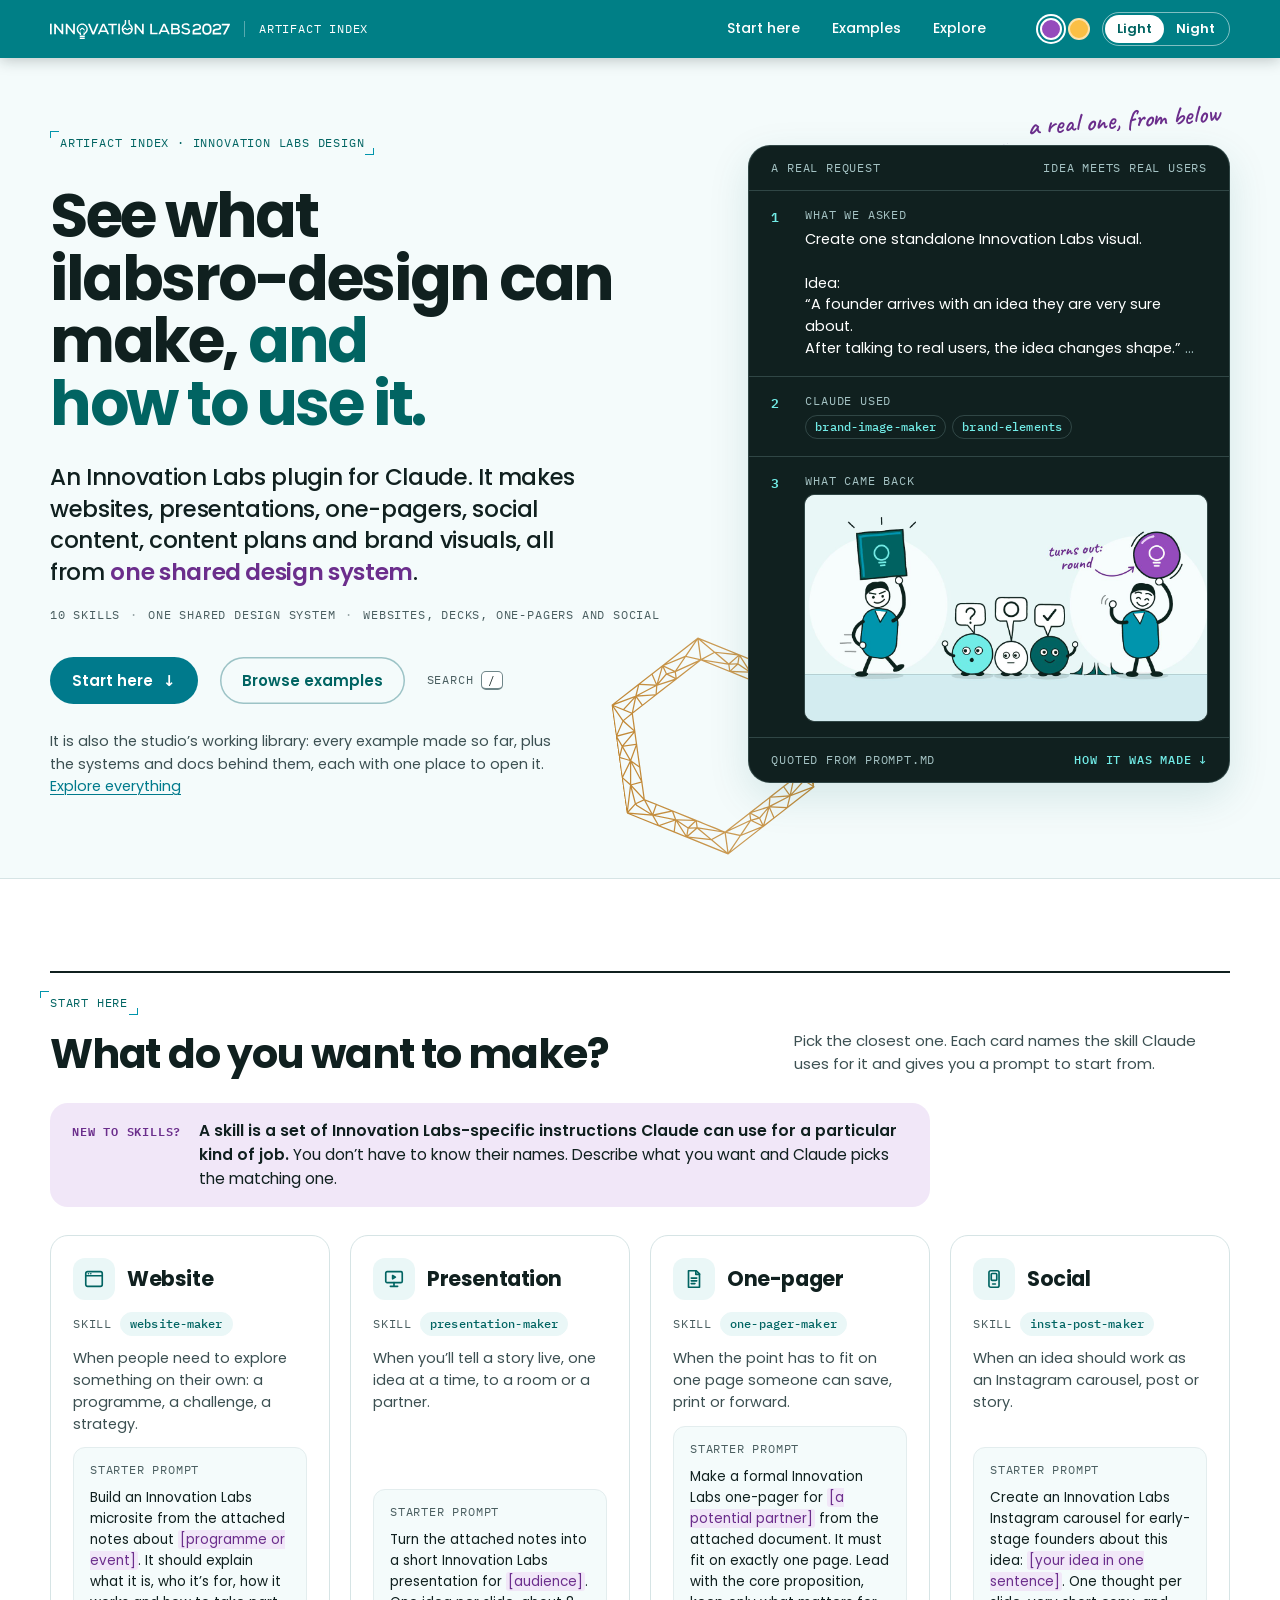
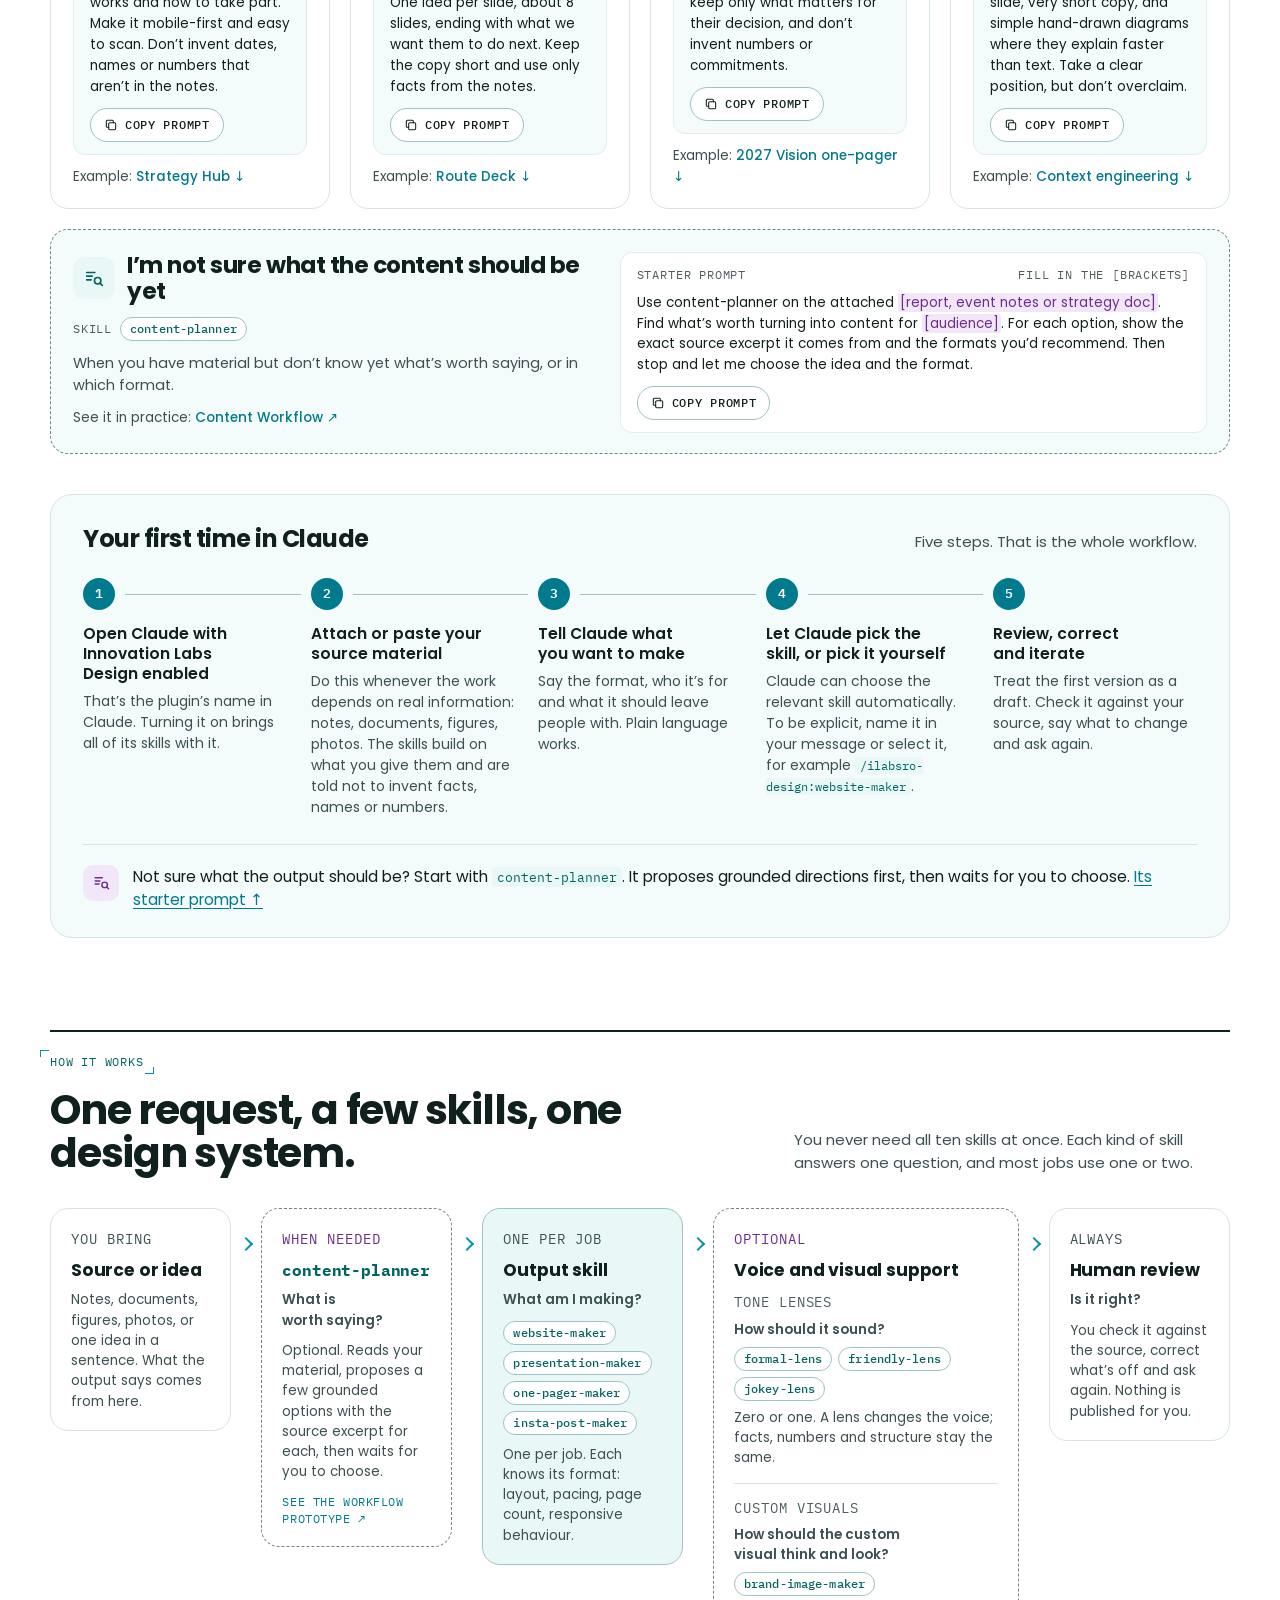
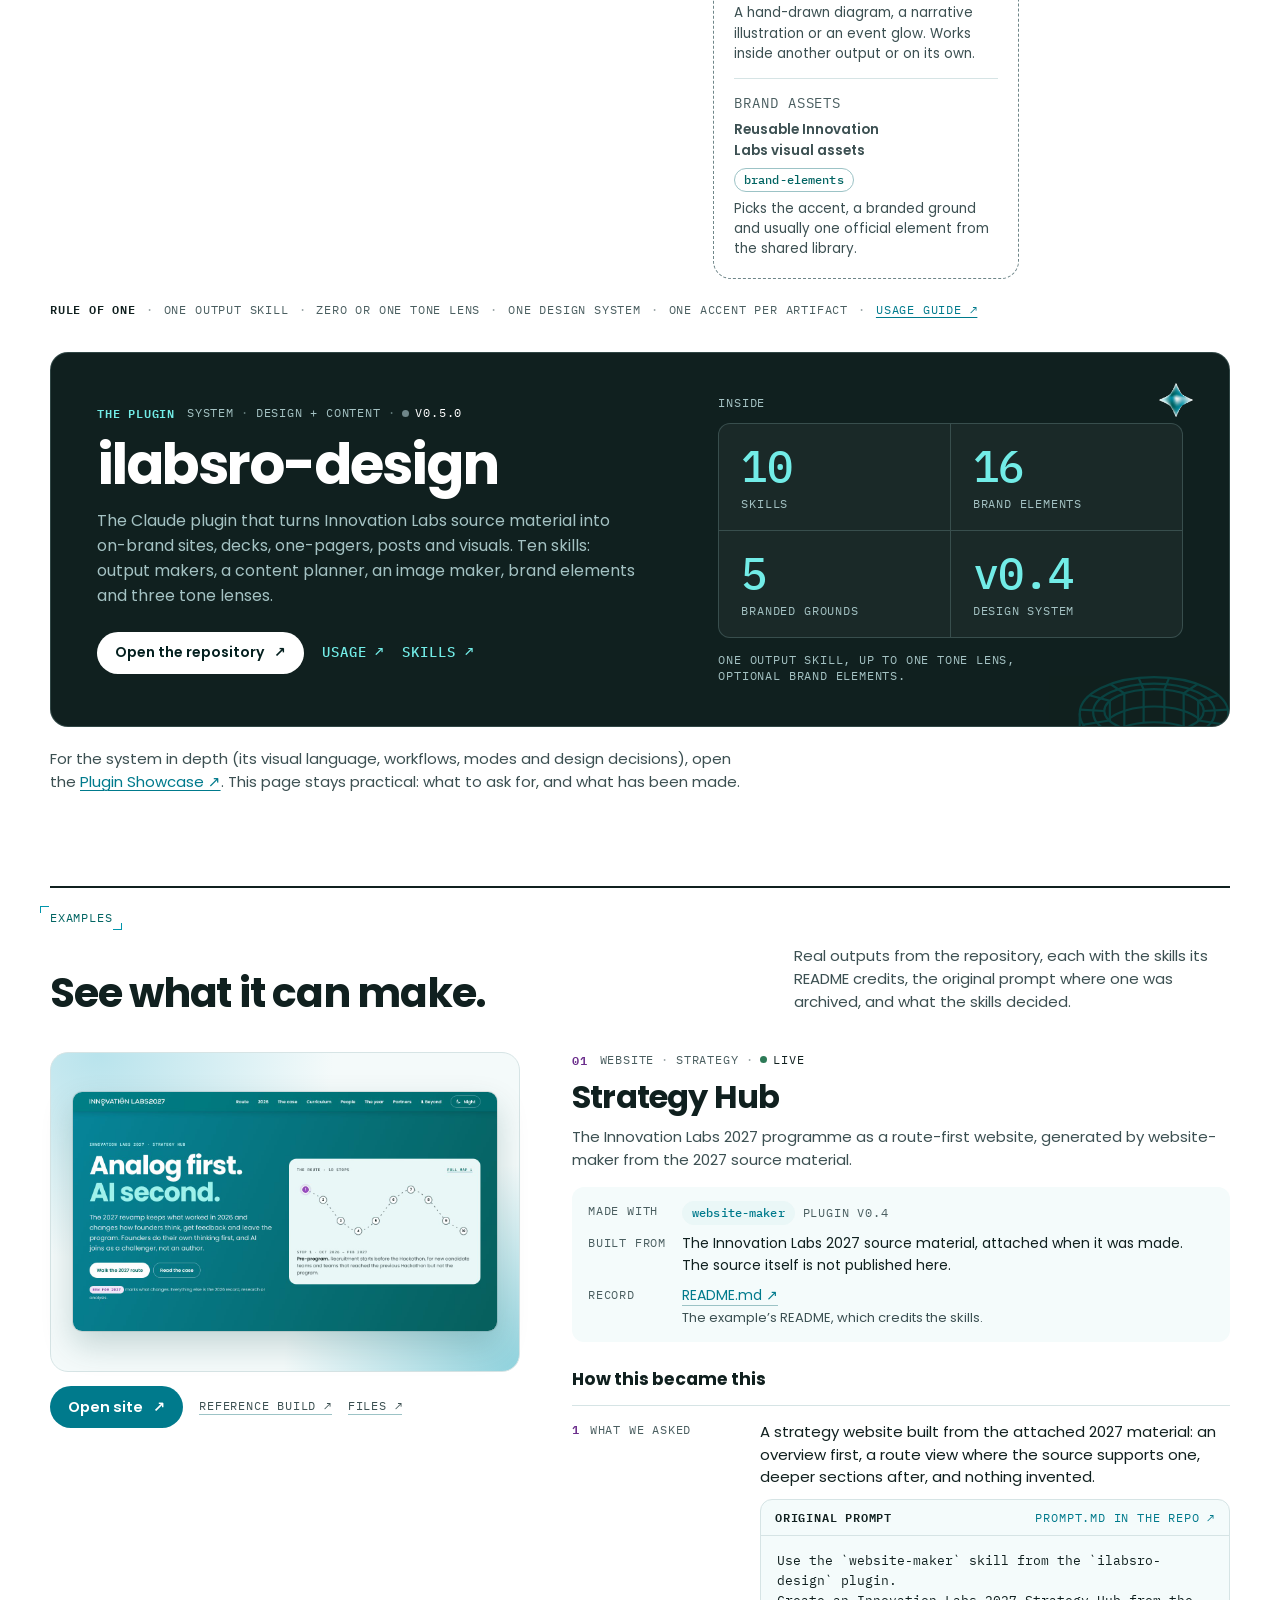
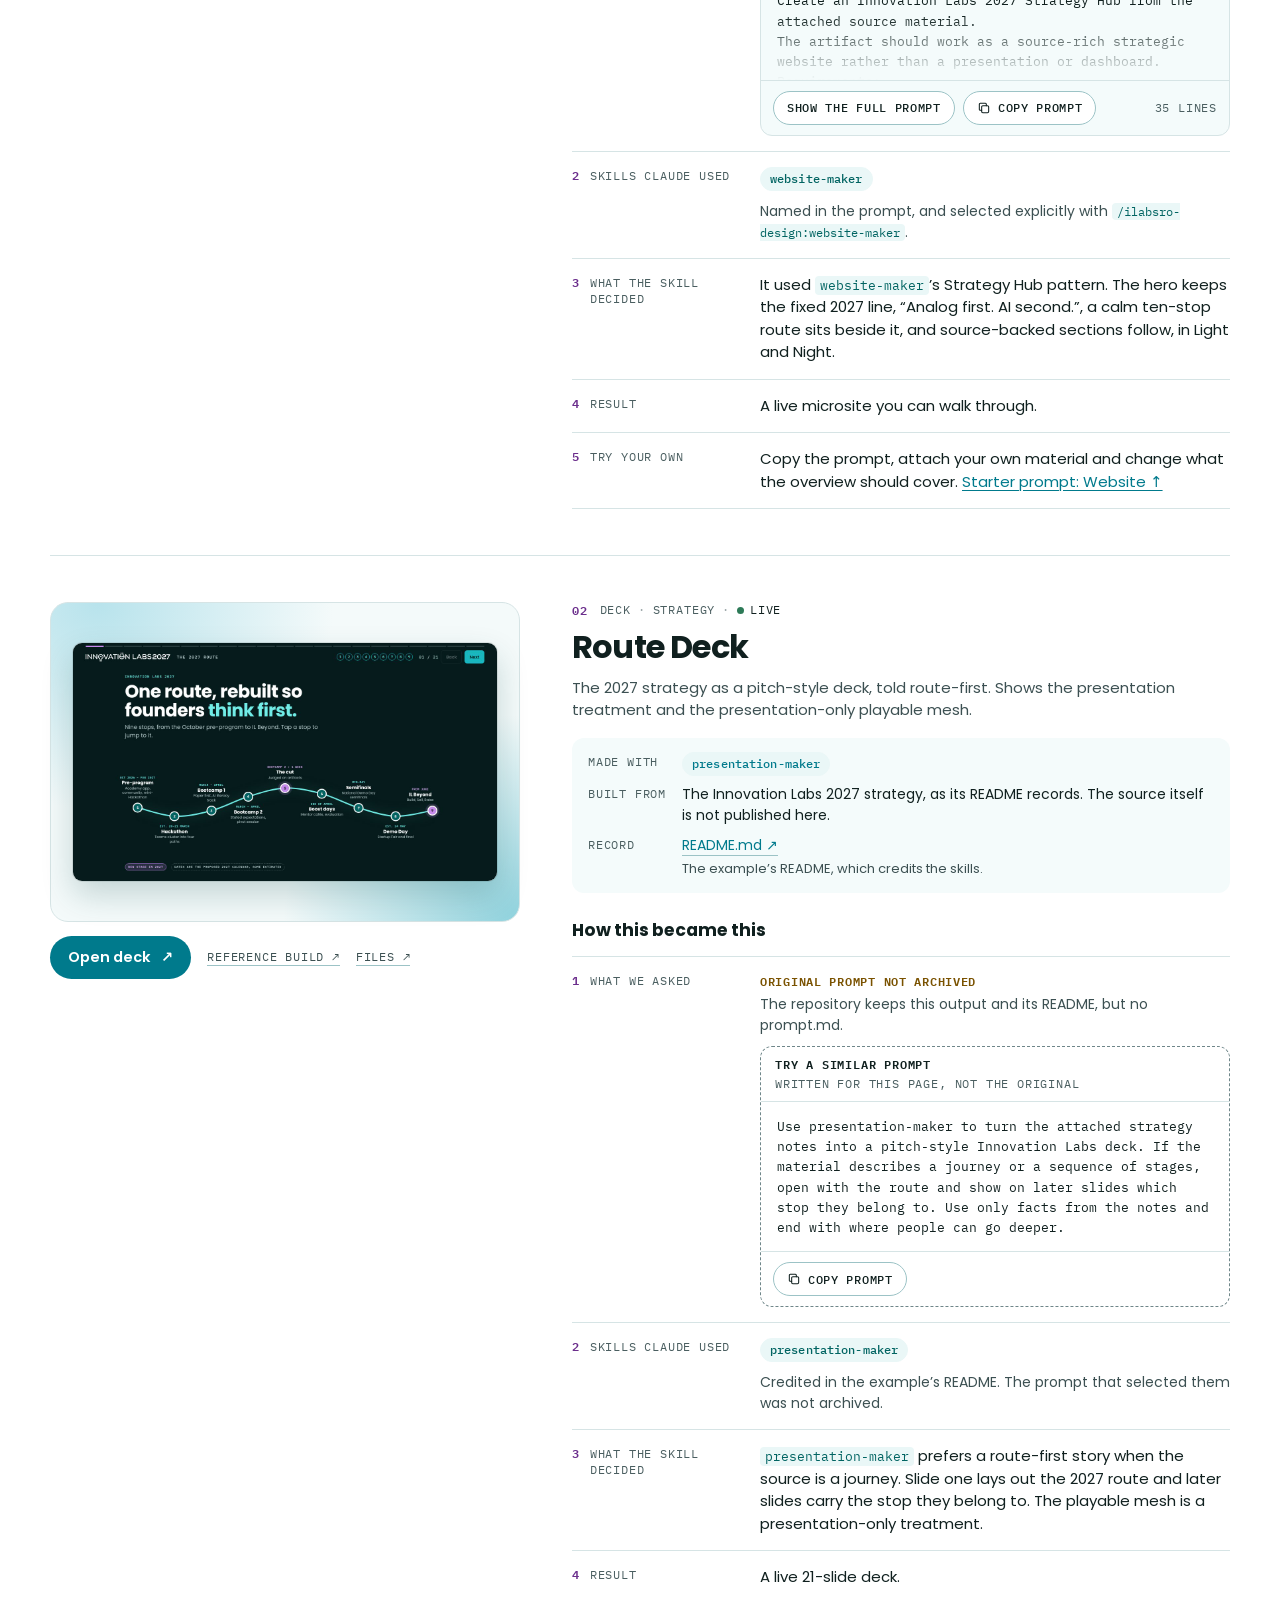
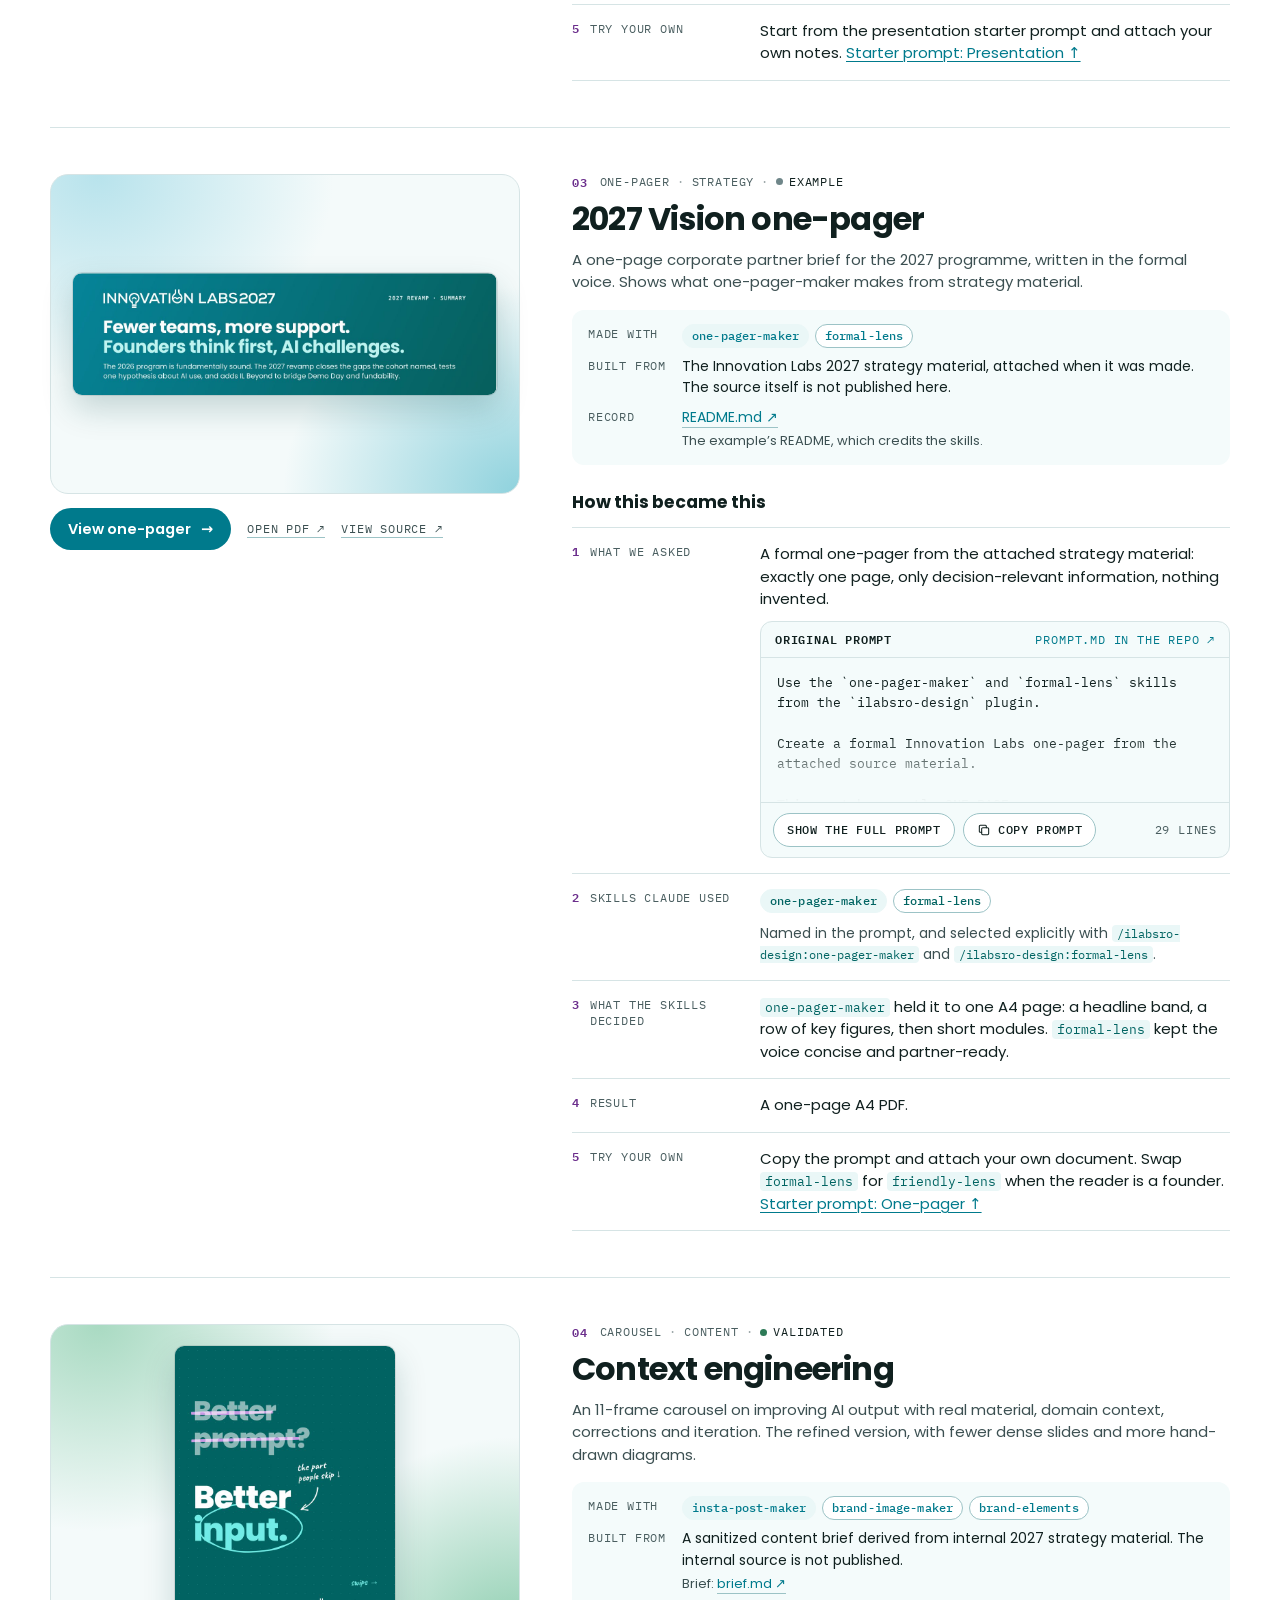
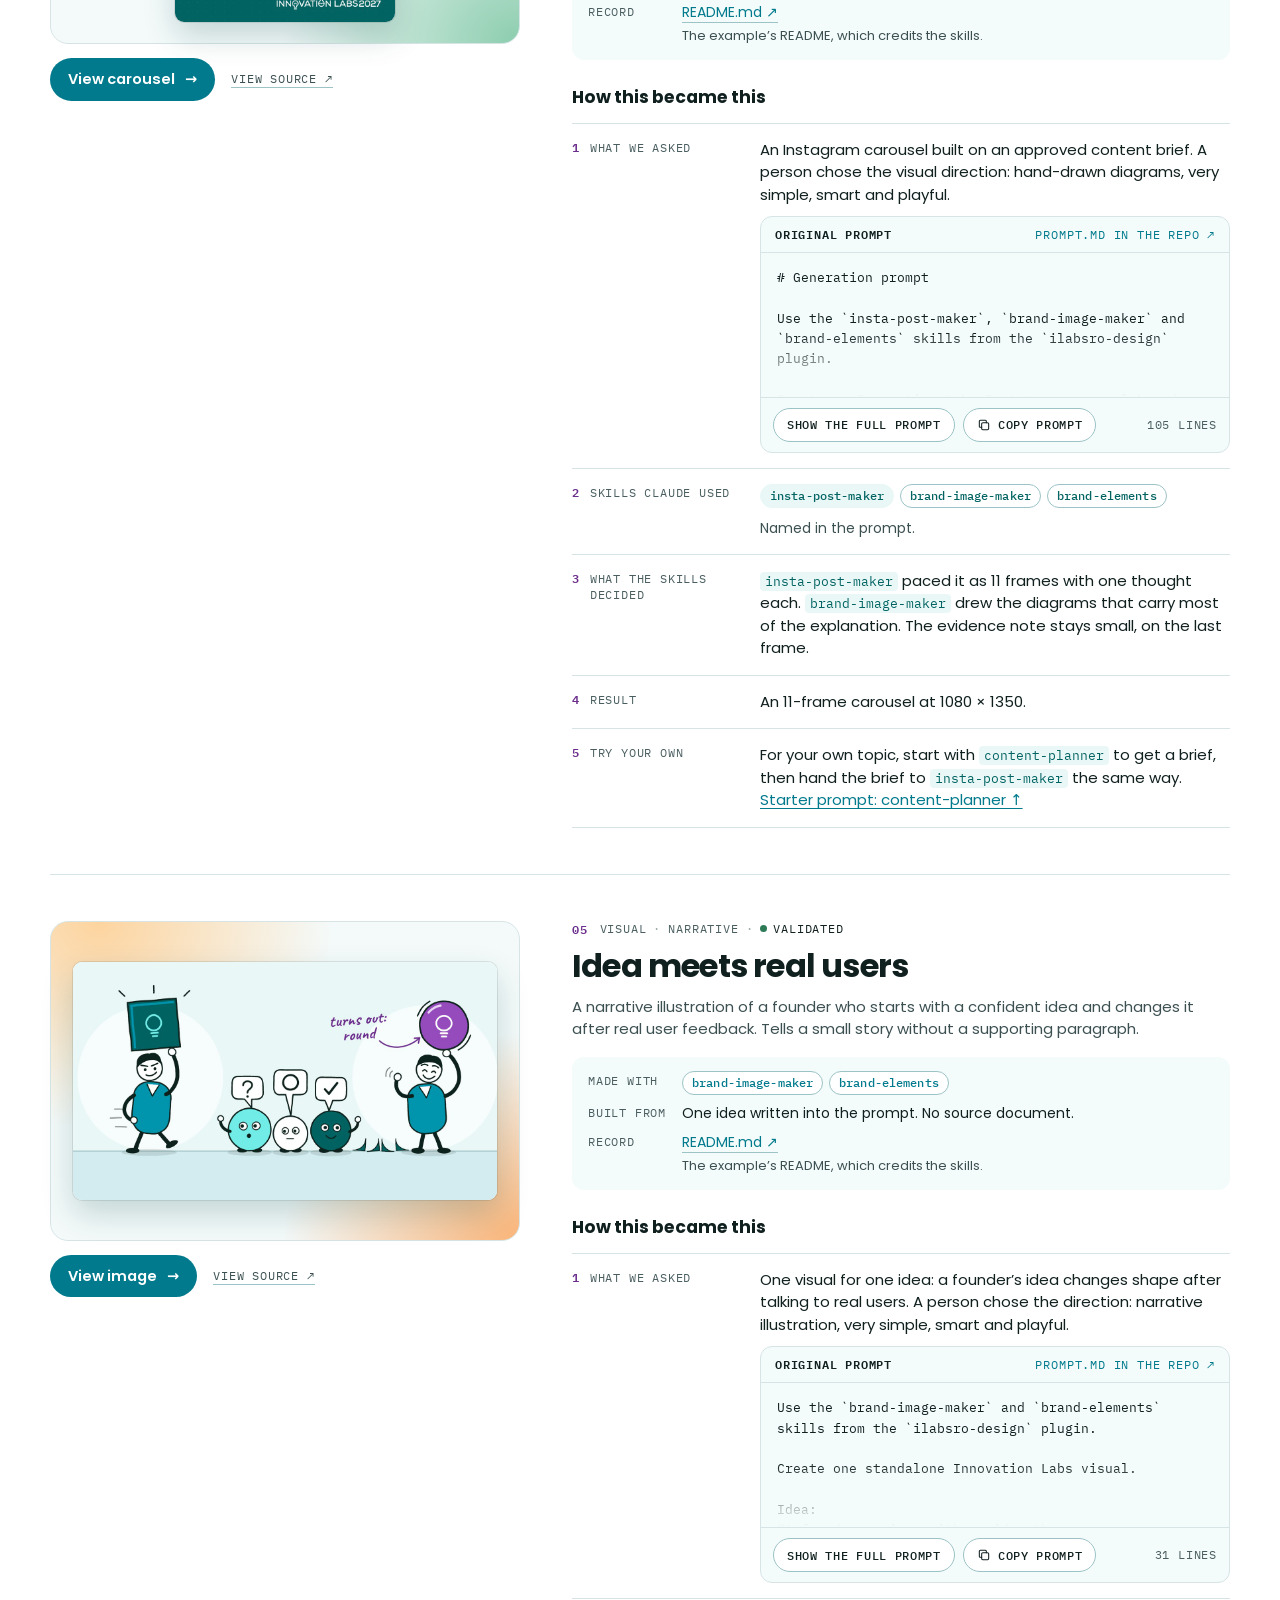
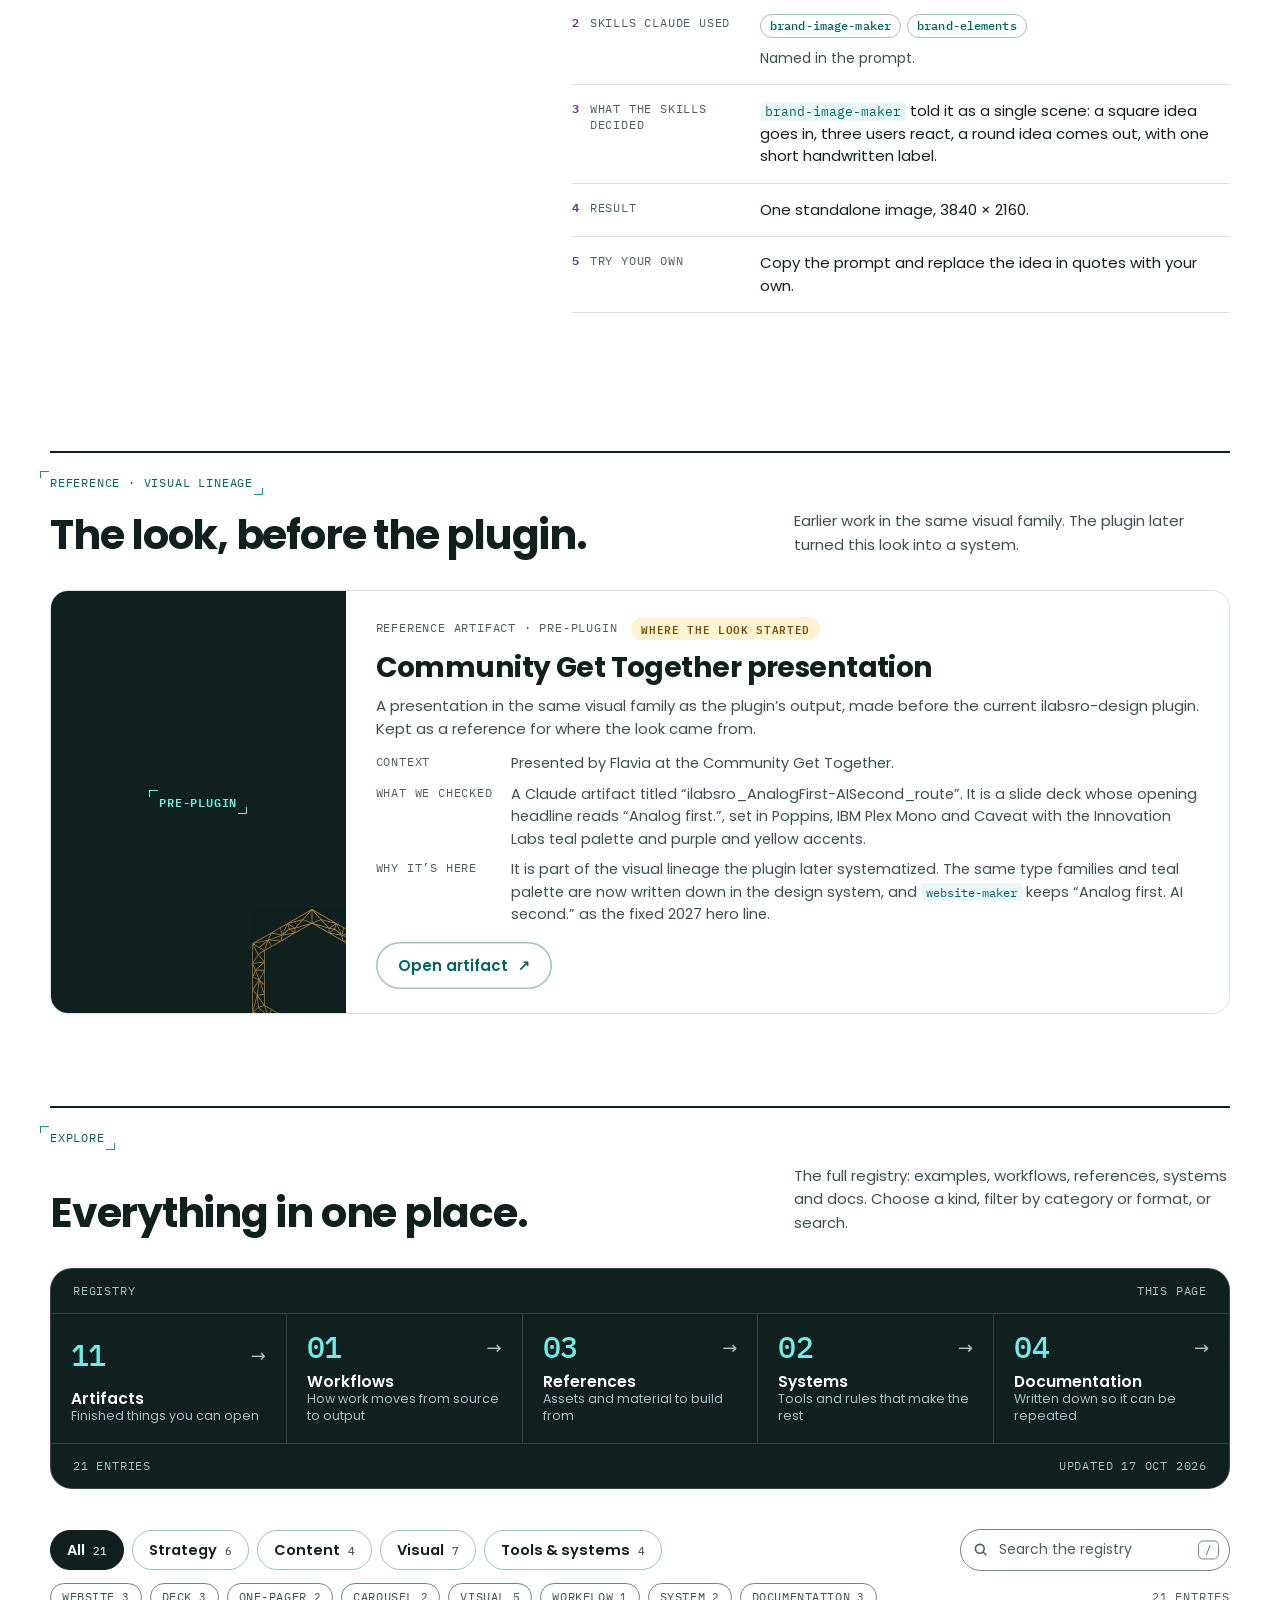
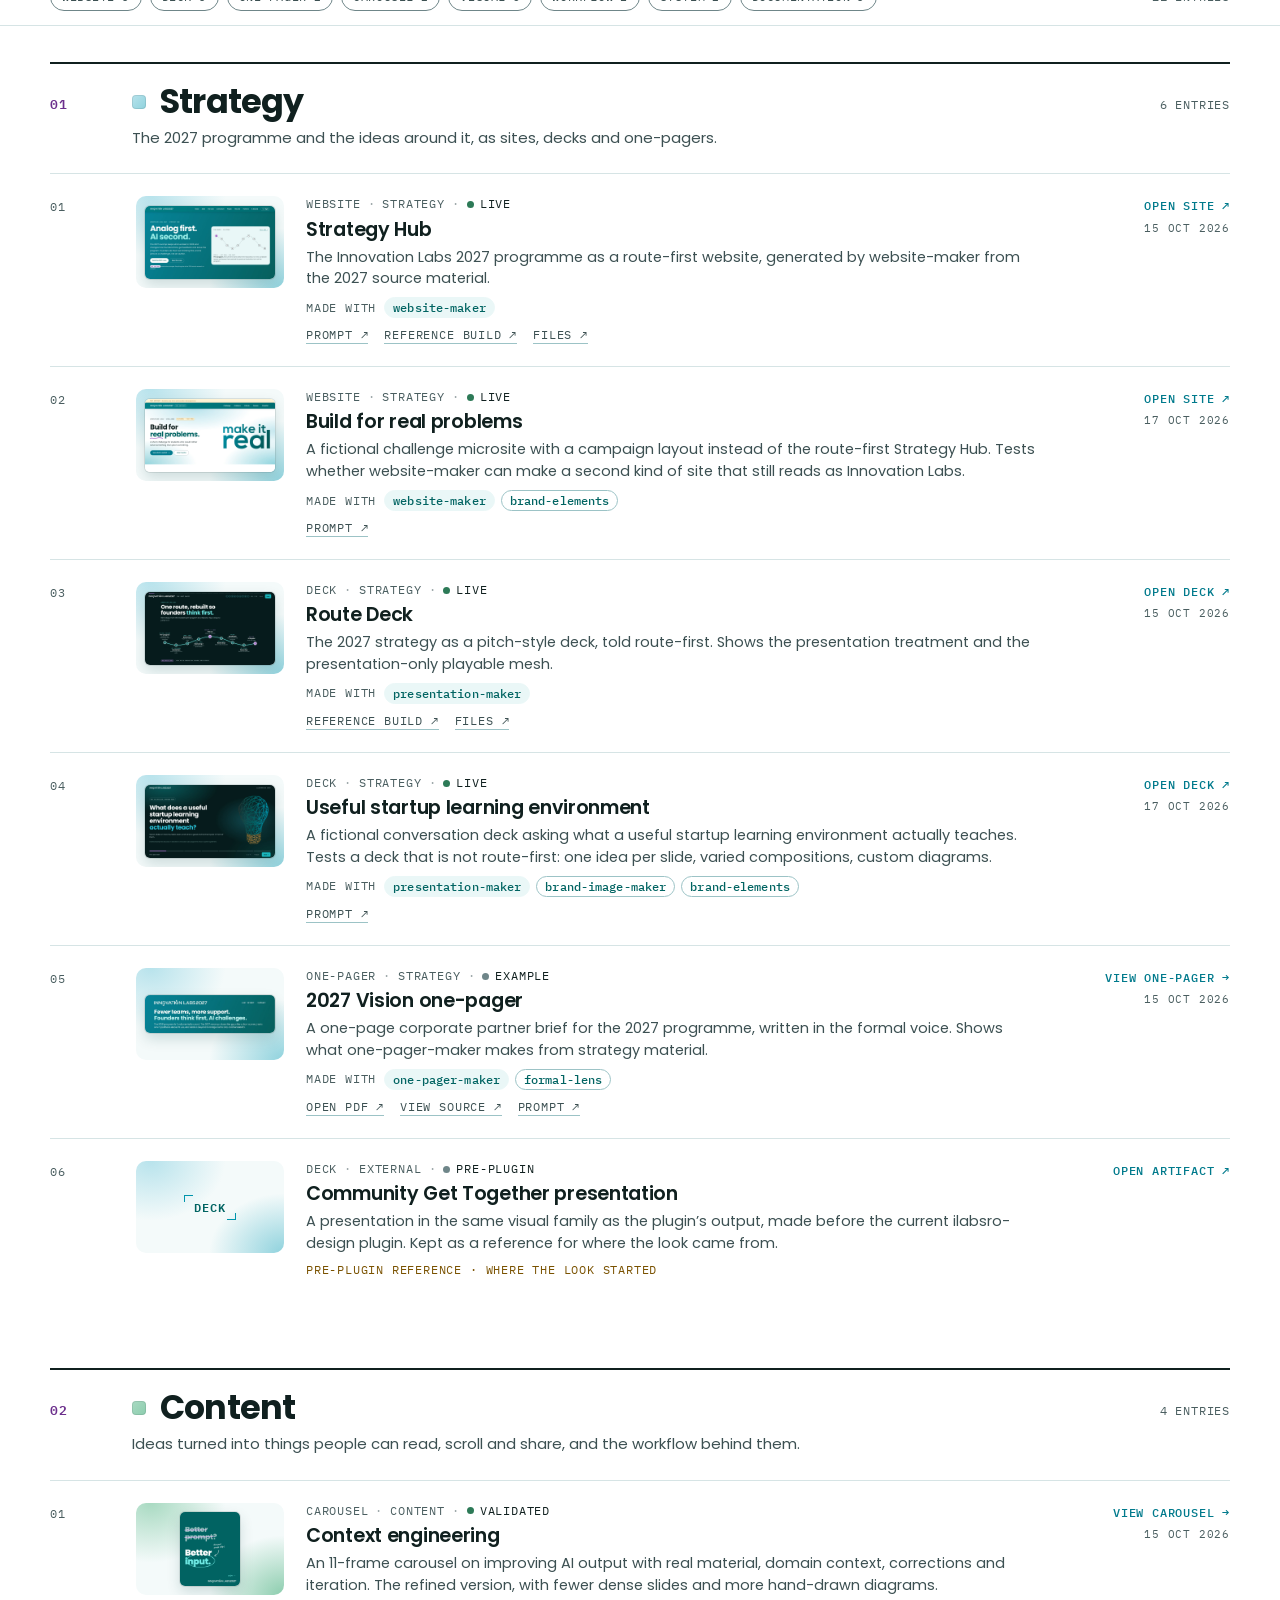
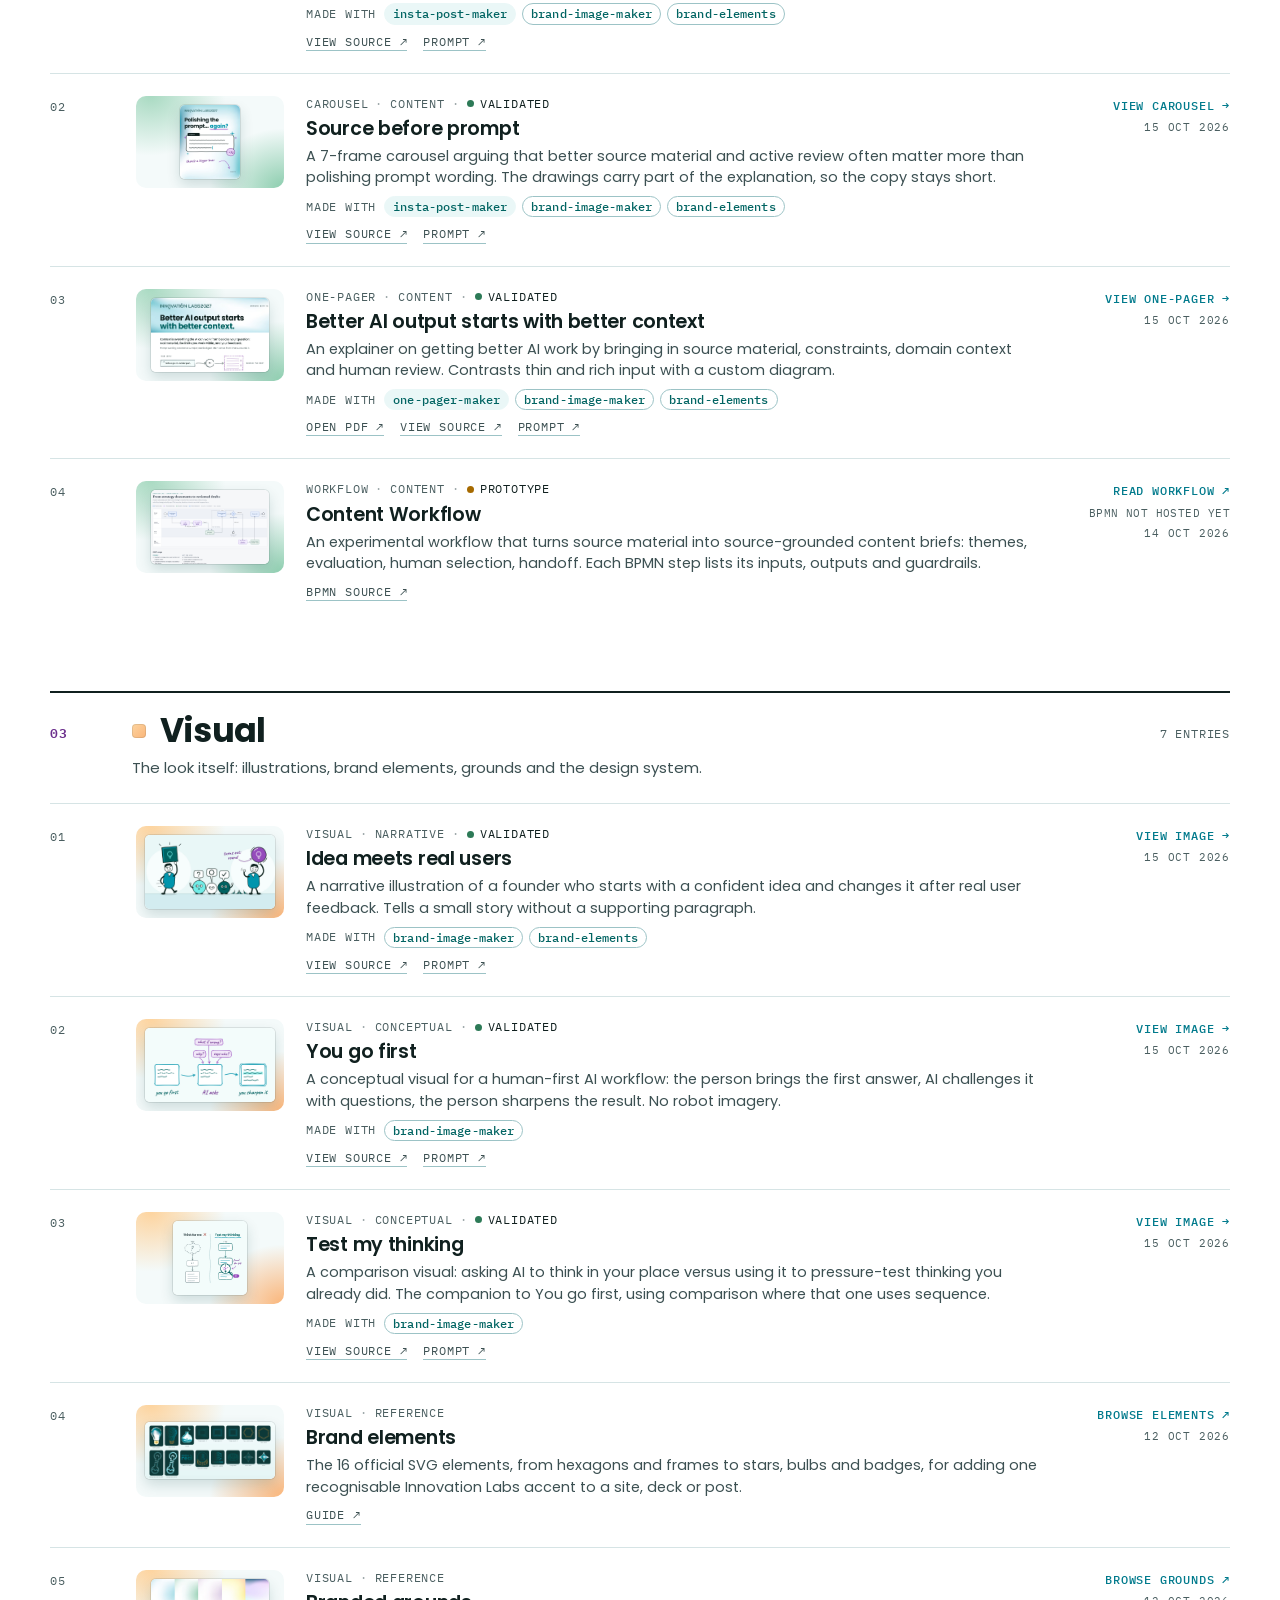
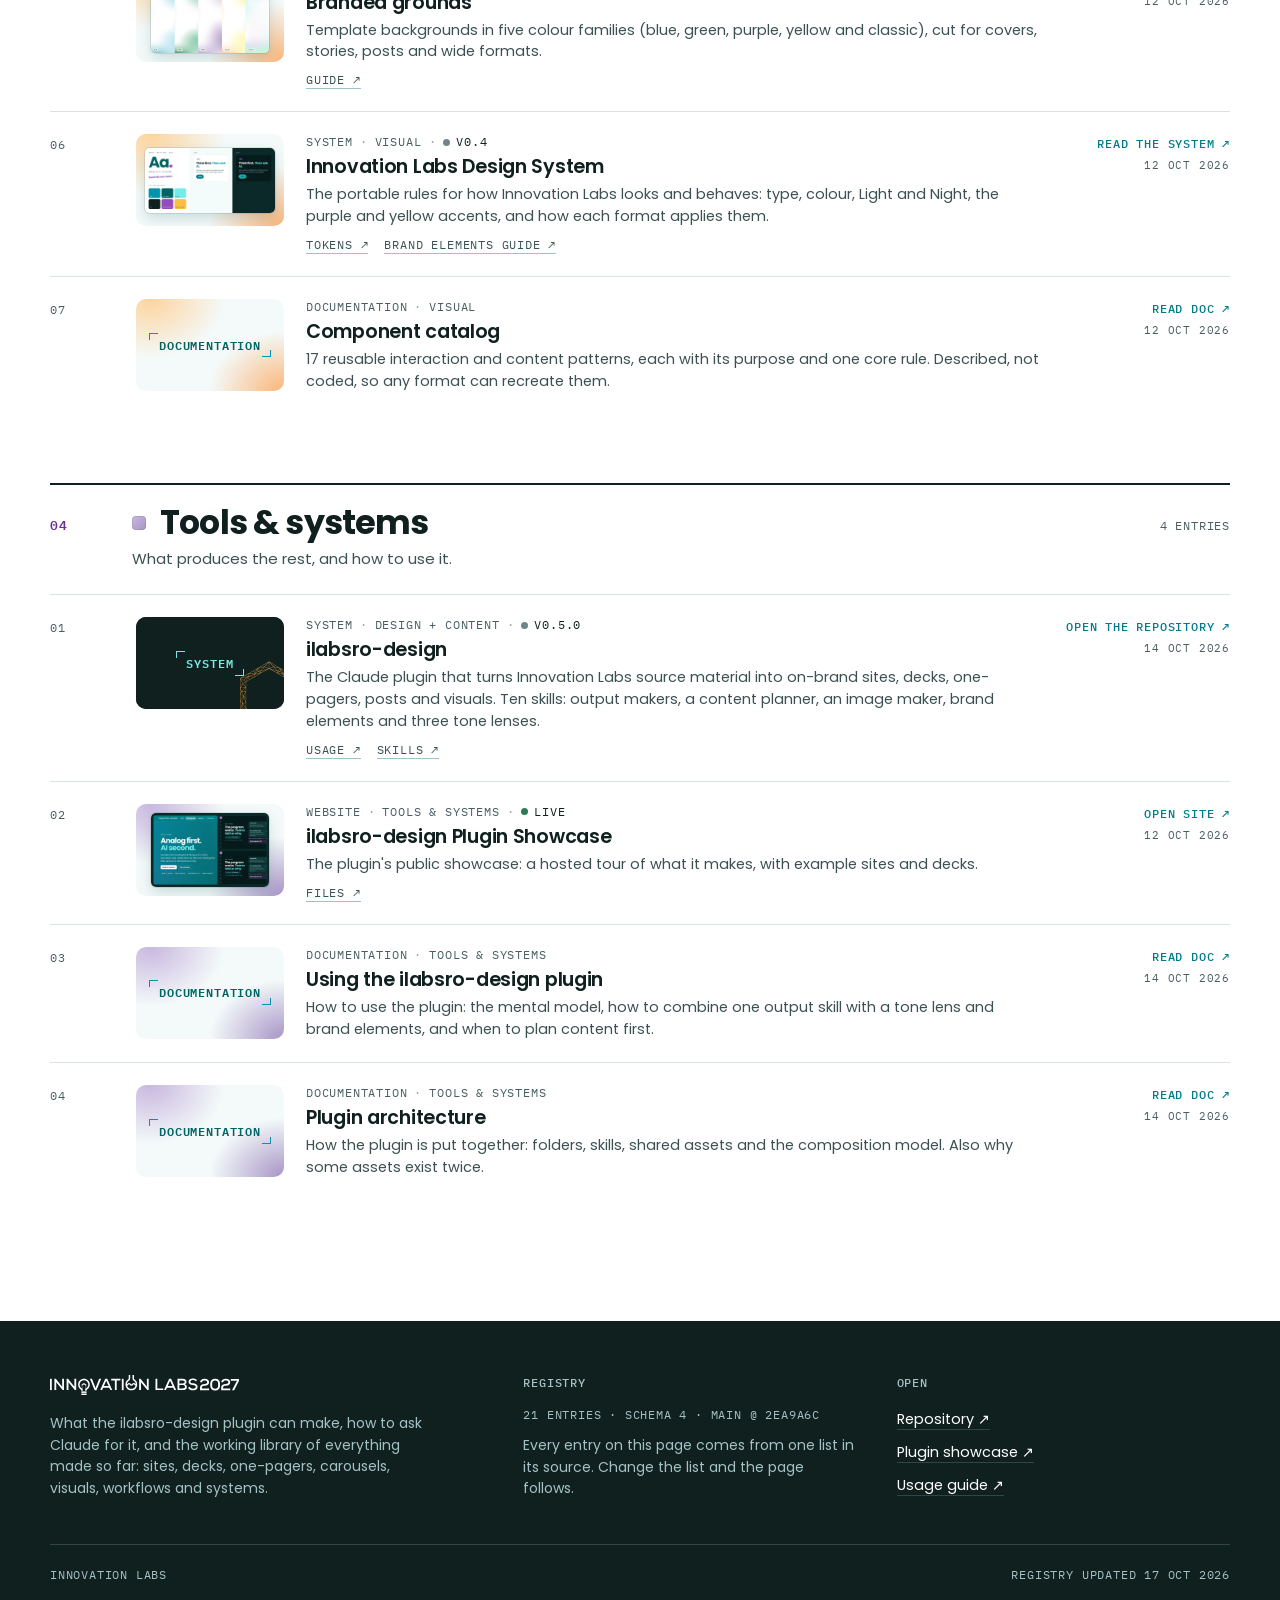
<file: artifact-index/index.html>
<!doctype html><html lang="en"><head><meta charset=utf8><meta name=viewport content="width=device-width,initial-scale=1,viewport-fit=cover"><style>:root{color-scheme:light;box-sizing:border-box;padding-top:env(safe-area-inset-top,0px);padding-bottom:env(safe-area-inset-bottom,0px)}html{scroll-padding-top:env(safe-area-inset-top,0px)}body{margin:0;padding:0;font:14px -apple-system,BlinkMacSystemFont,sans-serif;background:#fff;color:#000}img{max-width:100%}[hidden]:not([hidden=until-found i]){display:none!important}</style></head><body>
<title>Innovation Labs Artifact Index</title>
<meta name="claude:viewport-fit-sides" content="cover">
<meta name="description" content="Everything Innovation Labs has built, explored and documented, in one place: what exists, what kind of thing it is, what it is for and where to open it.">
<script>
(function () {
  /* Light/Night + accent before first paint. The host owns data-theme on the root element;
     this page keeps its own mode in data-mode and follows the host until the viewer picks one. */
  var d = document.documentElement, mode = null, acc = null;
  try {
    var t = localStorage.getItem('ila-theme'), a = localStorage.getItem('ila-accent');
    if (t === 'night' || t === 'light') { mode = t; }
    if (a === 'yellow' || a === 'purple') { acc = a; }
  } catch (e) {}
  if (!mode) {
    var h = d.getAttribute('data-theme');
    mode = h === 'dark' ? 'night' : h === 'light' ? 'light'
      : (window.matchMedia && window.matchMedia('(prefers-color-scheme: dark)').matches ? 'night' : 'light');
  }
  d.setAttribute('data-mode', mode);
  d.setAttribute('data-accent', acc || 'purple');
})();
</script>
<link rel="preconnect" href="https://fonts.googleapis.com">
<link rel="preconnect" href="https://fonts.gstatic.com" crossorigin>
<link rel="stylesheet" href="https://fonts.googleapis.com/css2?family=Poppins:wght@400;500;600;700&family=IBM+Plex+Mono:wght@400;500;600&family=Caveat:wght@600&display=swap">
<style>
/* Innovation Labs portable tokens v0.4.
   Synced from the refreshed Strategy Hub / route deck / showcase, 2026-10-12.
   Theme controls mood; accent controls the semantic highlight role. */

:root,
[data-mode="light"] {
  /* brand */
  --teal: #0095AC;
  --teal-deep: #016462;
  --teal-ink: #016462;
  --header: #007F86;
  --hero-a: #068499;
  --hero-b: #065F5C;
  --bright: #72ECE7;
  --route: #0095AC;
  --logo-ink: #2B6363;
  --on-brand: #FFFFFF;

  /* surfaces */
  --surface-page: #FFFFFF;
  --surface-alt: #F4FBFB;
  --surface: #FFFFFF;
  --surface-tint: #EAF7F7;
  --surface-ink: #10201F;

  /* text */
  --ink: #10201F;
  --ink-muted: #3C5052;
  --ink-subtle: #4A5E60;

  /* lines */
  --line: #D6E4E5;
  --line-soft: #E3EDEE;
  --line-control: #6F8689;
  --line-strong: #9CC3C6;

  /* actions */
  --action: #007A8C;
  --on-action: #FFFFFF;
  --action-soft: rgba(0,149,172,.12);

  /* semantic accent: purple by default */
  --ax: #954BBC;
  --ax-ink: #6B2E8C;
  --ax-tint: #F1E7F8;
  --ax-soft: rgba(149,75,188,.14);
  --ax-on: #FFFFFF;
  --ax-deep: #6B2E8C;
  --ax-grad: linear-gradient(115deg, #A45CC9 0%, #6B2E8C 100%);
  --lilac: #E8D2F5;
  --focus-ring: var(--ax);
  --focus-ring-on-brand: #FFFFFF;

  /* status */
  --positive: #2D7A57;
  --positive-soft: #E6F4EC;
  --caution: #7A5200;
  --caution-soft: #FFF3D6;
  --issue: #A8453A;
  --issue-soft: #FBECE9;

  /* data viz */
  --viz-1: #0095AC;
  --viz-2: #016462;
  --viz-ai: var(--ax);
  --viz-context: #AFC0C3;
  --viz-grid: #D3DEE0;

  /* gradients / branded grounds */
  --grad-brand: linear-gradient(115deg, var(--hero-a), var(--hero-b));
  --grad-band: linear-gradient(115deg, var(--header), #006B6E);
  --grad-accent: var(--ax-grad);
  --grad-surface: linear-gradient(180deg, #F4FBFB 0%, #E4F4F4 100%);
  --mesh-blue:
    radial-gradient(60% 55% at 38% 0%, #B8E3EC 0%, transparent 72%),
    radial-gradient(55% 60% at 0% 100%, #94D4DC 0%, transparent 72%),
    radial-gradient(55% 60% at 100% 100%, #90D4DE 0%, transparent 72%),
    radial-gradient(35% 40% at 100% 40%, #C5E8EF 0%, transparent 70%), #FFFFFF;
  --mesh-green:
    radial-gradient(60% 55% at 40% 0%, #A9DAC2 0%, transparent 72%),
    radial-gradient(55% 60% at 0% 100%, #83C3A4 0%, transparent 72%),
    radial-gradient(55% 60% at 100% 85%, #91D1B3 0%, transparent 72%),
    radial-gradient(40% 40% at 0% 25%, #CEE9DE 0%, transparent 70%), #FFFFFF;
  --mesh-yellow:
    radial-gradient(55% 50% at 35% 0%, #FDD49F 0%, transparent 72%),
    radial-gradient(55% 60% at 0% 100%, #FAB579 0%, transparent 72%),
    radial-gradient(55% 60% at 100% 100%, #FBBF45 0%, transparent 70%),
    radial-gradient(40% 45% at 100% 40%, #FDD2AD 0%, transparent 70%),
    radial-gradient(45% 40% at 0% 0%, #FEFAD2 0%, transparent 70%), #FFFEF6;
  --mesh-purple:
    radial-gradient(55% 55% at 0% 0%, #E2DCED 0%, transparent 70%),
    radial-gradient(55% 60% at 0% 100%, #BBABD3 0%, transparent 72%),
    radial-gradient(55% 60% at 100% 100%, #A794C6 0%, transparent 72%),
    radial-gradient(35% 40% at 100% 40%, #E7DBEB 0%, transparent 70%), #FFFFFF;
  --mesh-classic:
    radial-gradient(45% 45% at 0% 100%, #0095AC 0%, transparent 70%),
    radial-gradient(40% 40% at 100% 0%, #6FCFDD 0%, transparent 70%),
    radial-gradient(40% 40% at 0% 15%, #C9B8F0 0%, transparent 70%),
    radial-gradient(40% 40% at 100% 100%, #B79AE6 0%, transparent 70%),
    radial-gradient(40% 35% at 45% 60%, #C9F3E6 0%, transparent 70%), #FFFFFF;
  --mesh: var(--mesh-blue);

  /* spacing */
  --space-4: 4px;
  --space-8: 8px;
  --space-12: 12px;
  --space-16: 16px;
  --space-18: 18px;
  --space-22: 22px;
  --space-26: 26px;
  --space-40: 40px;
  --space-48: 48px;
  --space-64: 64px;
  --space-88: 88px;

  /* radius */
  --radius-xs: 4px;
  --radius-sm: 8px;
  --radius-md: 12px;
  --radius-row: 14px;
  --radius-lg: 18px;
  --radius-panel: 22px;
  --radius-xl: 24px;
  --radius-pill: 999px;

  /* borders / layout */
  --border-card: 1px;
  --border-accent: 5px;
  --border-focus: 3px;
  --content-max: 1180px;
  --text-max: 780px;
  --slide-max: 760px;
  --nav-height: 58px;

  /* shadows */
  --shadow-hover: 0 10px 28px rgba(1,100,98,.13);
  --shadow-nav: 0 2px 14px rgba(16,32,31,.25);
  --shadow-raised: 0 14px 40px rgba(1,100,98,.13);
  --shadow-sheet: 0 -14px 40px rgba(16,32,31,.28);

  /* type families */
  --font: Poppins, system-ui, -apple-system, "Segoe UI", sans-serif;
  --mono: "IBM Plex Mono", ui-monospace, SFMono-Regular, Menlo, monospace;
  --hand: Caveat, "Segoe Print", "Bradley Hand", cursive;
}

[data-accent="purple"] {
  --mesh: var(--mesh-purple);
}

[data-accent="yellow"] {
  --ax: #FBBF45;
  --ax-ink: #7A4B00;
  --ax-tint: #FFF6DA;
  --ax-soft: rgba(251,191,69,.22);
  --ax-on: #10201F;
  --ax-deep: #BF822B;
  --ax-grad: linear-gradient(115deg, #FDD49F 0%, #FBBF45 55%, #F9A751 100%);
  --lilac: #FEFAD2;
  --focus-ring: #BF822B;
  --mesh: var(--mesh-yellow);
}

[data-mode="night"] {
  --teal: #2BC4DB;
  --teal-deep: #016462;
  --teal-ink: #72ECE7;
  --header: #061B1B;
  --hero-a: #0B8F91;
  --hero-b: #073A39;
  --bright: #72ECE7;
  --route: #72ECE7;
  --logo-ink: #FFFFFF;

  --surface-page: #061B1B;
  --surface-alt: #0A2928;
  --surface: #0D3A39;
  --surface-tint: #0F4443;
  --surface-ink: #001A1C;

  --ink: #FFFFFF;
  --ink-muted: #B9CECE;
  --ink-subtle: #8FB1B2;

  --line: rgba(195,240,240,.16);
  --line-soft: rgba(195,240,240,.10);
  --line-control: rgba(195,240,240,.38);
  --line-strong: rgba(195,240,240,.38);

  --action: #1AB7BE;
  --on-action: #04201F;
  --action-soft: rgba(43,196,219,.14);

  --ax: #C48BEA;
  --ax-ink: #D2A8EE;
  --ax-tint: rgba(149,75,188,.22);
  --ax-soft: rgba(196,139,234,.18);
  --ax-on: #1B0F26;
  --ax-deep: #954BBC;
  --ax-grad: linear-gradient(115deg, #C48BEA 0%, #954BBC 100%);
  --focus-ring: var(--ax);

  --positive: #8FD3B1;
  --positive-soft: rgba(45,122,87,.26);
  --caution: #F2D58A;
  --caution-soft: rgba(160,120,20,.24);
  --issue: #F1A39A;
  --issue-soft: rgba(176,74,63,.22);

  --viz-2: #8FD8E4;
  --viz-context: #3E6E6C;

  --grad-band: linear-gradient(115deg, #061B1B, #0A2928);
  --grad-surface: linear-gradient(180deg, #061B1B 0%, #0A2928 100%);
  --mesh-night:
    radial-gradient(60% 55% at 15% 0%, rgba(11,143,145,.55) 0%, transparent 70%),
    radial-gradient(55% 60% at 100% 100%, rgba(7,58,57,.9) 0%, transparent 72%), #061B1B;
  --mesh: var(--mesh-night);

  --shadow-hover: 0 10px 28px rgba(0,0,0,.40);
  --shadow-nav: 0 2px 14px rgba(0,0,0,.45);
  --shadow-raised: 0 14px 40px rgba(0,0,0,.45);
  --shadow-sheet: 0 -14px 40px rgba(0,0,0,.50);
}

[data-mode="night"][data-accent="yellow"] {
  --ax: #FBBF45;
  --ax-ink: #F6D27A;
  --ax-tint: rgba(251,191,69,.16);
  --ax-soft: rgba(251,191,69,.18);
  --ax-on: #2A1B00;
  --ax-deep: #BF822B;
  --ax-grad: linear-gradient(115deg, #FBBF45 0%, #F9A751 100%);
  --focus-ring: #FBBF45;
  --lilac: #FEFAD2;
}

/* Backward-compatible v0.3 aliases. New work should prefer --ax*. */
:root,
[data-mode] {
  --purple: var(--ax);
  --purple-ink: var(--ax-ink);
  --purple-tint: var(--ax-tint);
}

/* ============================================================
   Artifact Index: page styles. Built on the IL tokens above.
   ============================================================ */
*,*::before,*::after{box-sizing:border-box}
html{scroll-behavior:smooth;scroll-padding-top:calc(var(--nav-height) + 24px);-webkit-text-size-adjust:100%}
@media (prefers-reduced-motion:reduce){html{scroll-behavior:auto}*{transition:none!important;animation:none!important}}
body{margin:0;background:var(--surface-page);color:var(--ink);font-family:var(--font);font-size:16px;line-height:1.55;-webkit-font-smoothing:antialiased}
h1,h2,h3,h4,p,ul,ol,figure,dl,dd{margin:0}
ul,ol{padding:0;list-style:none}
a{color:inherit;text-decoration:none}
button{font:inherit;color:inherit;cursor:pointer}
img,svg{display:block;max-width:100%}
[hidden]{display:none!important}
:focus-visible{outline:var(--border-focus) solid var(--focus-ring);outline-offset:2px}
.sr{position:absolute;width:1px;height:1px;margin:-1px;padding:0;overflow:hidden;clip:rect(0 0 0 0);white-space:nowrap;border:0}
.skip{position:absolute;left:12px;top:-60px;z-index:100;background:var(--surface-ink);color:#fff;padding:10px 16px;border-radius:var(--radius-sm);font-weight:600}
.skip:focus{top:10px}
.wrap{width:100%;max-width:calc(var(--content-max) + 64px);margin:0 auto;padding-left:max(32px,env(safe-area-inset-left,0px));padding-right:max(32px,env(safe-area-inset-right,0px))}
.mono{font-family:var(--mono);font-size:11.5px;line-height:1.4;letter-spacing:.07em;text-transform:uppercase}

/* page-level colour roles --------------------------------- */
:root{
  --plate:#10201F; --plate-2:#183331; --plate-ink:#FFFFFF; --plate-muted:#A4C2C3; --plate-line:rgba(195,240,240,.18);
  --mat-base:#F4FAFA; --shot-ring:rgba(16,32,31,.10); --shot-shadow:0 14px 32px rgba(1,70,70,.20);
  --st-live:var(--positive); --st-wip:#A66A00; --st-ai:var(--ax); --st-calm:var(--line-control);
  --c-strategy-a:#B8E3EC; --c-strategy-b:#8FD2DD;
  --c-content-a:#A9DAC2;  --c-content-b:#8CCDAE;
  --c-visual-a:#FDD49F;   --c-visual-b:#FAB579;
  --c-systems-a:#C9B8DF;  --c-systems-b:#A794C6;
}
[data-mode="night"]{
  --plate:#0A2423; --plate-2:#113634; --plate-line:rgba(195,240,240,.16);
  --mat-base:#0A2928; --shot-ring:rgba(195,240,240,.18); --shot-shadow:0 14px 34px rgba(0,0,0,.55);
  --st-wip:#F2D58A;
  --c-strategy-a:rgba(43,196,219,.34); --c-strategy-b:rgba(11,143,145,.34);
  --c-content-a:rgba(110,200,160,.28); --c-content-b:rgba(60,150,110,.30);
  --c-visual-a:rgba(251,191,69,.26);   --c-visual-b:rgba(240,140,70,.26);
  --c-systems-a:rgba(196,139,234,.30); --c-systems-b:rgba(149,75,188,.36);
}
[data-cat="strategy"]{--ca:var(--c-strategy-a);--cb:var(--c-strategy-b)}
[data-cat="content"]{--ca:var(--c-content-a);--cb:var(--c-content-b)}
[data-cat="visual"]{--ca:var(--c-visual-a);--cb:var(--c-visual-b)}
[data-cat="systems"]{--ca:var(--c-systems-a);--cb:var(--c-systems-b)}
.matbg{background:radial-gradient(70% 90% at 10% 0%,var(--ca),transparent 72%),radial-gradient(70% 90% at 100% 100%,var(--cb),transparent 72%),var(--mat-base)}

/* corner-bracket label: the IL eyebrow motif */
.lab{position:relative;display:inline-block;padding:4px 10px;color:var(--teal-ink)}
.lab::before,.lab::after{content:"";position:absolute;width:9px;height:7px;border:1.5px solid var(--teal)}
.lab::before{top:0;left:0;border-right:0;border-bottom:0}
.lab::after{bottom:0;right:0;border-left:0;border-top:0}

/* status chip ---------------------------------------------- */
.meta{display:inline-flex;flex-wrap:wrap;align-items:center;gap:0 7px;color:var(--ink-subtle)}
.meta i{font-style:normal;opacity:.55}
.st{display:inline-flex;align-items:center;gap:6px;color:var(--ink)}
.dot{width:7px;height:7px;border-radius:50%;background:var(--st-calm);flex:none}
.st[data-tone="live"] .dot{background:var(--st-live)}
.st[data-tone="wip"] .dot{background:var(--st-wip)}
.st[data-tone="ai"] .dot{background:var(--st-ai)}

/* ===== top bar ===== */
.bar{position:sticky;top:env(safe-area-inset-top,0px);z-index:50;height:var(--nav-height);background:var(--header);color:#fff;box-shadow:var(--shadow-nav)}
.bar .wrap{height:100%;display:flex;align-items:center;gap:28px}
.brand{display:flex;align-items:center;gap:14px;flex:none}
.logo{height:19px;width:auto;color:#fff}
.brand-tag{color:#fff;padding-left:14px;border-left:1px solid rgba(255,255,255,.34);white-space:nowrap}
.bar-nav{display:flex;gap:4px;margin-left:auto}
.bar-nav a{padding:7px 14px;border-radius:var(--radius-pill);font-weight:500;font-size:14px;color:#fff}
.bar-nav a:hover{background:rgba(255,255,255,.12)}
.bar-nav a[aria-current="true"]{background:#fff;color:var(--teal-deep)}
.bar :focus-visible{outline-color:var(--focus-ring-on-brand)}
.bar-ctl{display:flex;align-items:center;gap:12px;flex:none}
.seg{display:inline-flex;border:1px solid rgba(255,255,255,.5);border-radius:var(--radius-pill);padding:2px}
.seg button{border:0;background:transparent;color:#fff;padding:4px 12px;border-radius:var(--radius-pill);font-size:13px;font-weight:600}
.seg button[aria-pressed="true"]{background:#fff;color:var(--teal-deep)}
.acc{display:inline-flex;gap:6px}
.acc button{width:22px;height:22px;border-radius:50%;border:2px solid rgba(255,255,255,.55);padding:0;position:relative}
.acc button[data-accent="purple"]{background:#954BBC}
.acc button[data-accent="yellow"]{background:#FBBF45}
.acc button[aria-pressed="true"]{border-color:#fff;box-shadow:0 0 0 2px var(--header),0 0 0 4px #fff}
[data-mode="night"] .bar{border-bottom:1px solid var(--line)}
[data-mode="night"] .seg button[aria-pressed="true"]{color:#04201F}

/* ===== hero ===== */
.hero{position:relative;background:var(--surface-alt);border-bottom:1px solid var(--line);overflow:hidden}
.hero .wrap{position:relative;display:grid;grid-template-columns:minmax(0,1.2fr) minmax(0,.9fr);gap:56px;align-items:center;padding-top:72px;padding-bottom:80px}
.hero-orn{position:absolute;left:-150px;bottom:-54px;width:210px;opacity:.95;pointer-events:none;transform:rotate(-8deg)}
.hero h1{font-size:clamp(2.7rem,7.2vw,6.1rem);line-height:.95;letter-spacing:-.045em;font-weight:700;margin-top:30px}
.hero h1 span{display:block}
.hero h1 .a{font-size:.38em;line-height:1;letter-spacing:-.01em;font-weight:600;color:var(--ink-muted);margin-bottom:.45em}
.hero h1 .b{color:var(--teal-ink)}
.lede{font-size:clamp(1.2rem,2.1vw,1.75rem);line-height:1.3;font-weight:500;letter-spacing:-.015em;margin-top:26px;max-width:21em}
.lede em{font-style:normal;color:var(--ax-ink);font-weight:600}
.hero-q{margin-top:20px;max-width:35em;color:var(--ink-muted);font-size:15px}
.hero-cta{display:flex;align-items:center;gap:22px;flex-wrap:wrap;margin-top:34px}
.btn{display:inline-flex;align-items:center;gap:10px;padding:12px 22px;border-radius:var(--radius-pill);background:var(--action);color:var(--on-action);font-weight:600;font-size:15px;border:0}
.btn:hover{filter:brightness(1.08)}
.btn.ghost{background:transparent;color:var(--teal-ink);box-shadow:inset 0 0 0 1.5px var(--line-strong)}
.btn.ghost:hover{background:var(--action-soft);filter:none}
.keyhint{color:var(--ink-subtle)}
.keyhint kbd{font-family:var(--mono);font-size:11px;border:1px solid var(--line-control);border-bottom-width:2px;border-radius:5px;padding:1px 6px;background:var(--surface);color:var(--ink)}

.ledger-wrap{position:relative}
.hand{position:absolute;right:6px;top:-40px;font-family:var(--hand);font-weight:600;font-size:26px;line-height:1;color:var(--ax-ink);transform:rotate(-4deg);white-space:nowrap}
.hand::after{content:"";position:absolute;left:-30px;top:28px;width:22px;height:22px;border-left:2px solid currentColor;border-bottom:2px solid currentColor;border-radius:0 0 0 22px;transform:rotate(-10deg);opacity:.8}
.ledger{position:relative;z-index:1;background:var(--plate);color:var(--plate-ink);border-radius:var(--radius-panel);overflow:hidden;box-shadow:var(--shadow-raised);border:1px solid var(--plate-line)}
.lhead,.lfoot{display:flex;justify-content:space-between;gap:12px;padding:14px 22px;color:var(--plate-muted)}
.lhead{border-bottom:1px solid var(--plate-line)}
.lfoot{border-top:1px solid var(--plate-line)}
.lrow{display:grid;grid-template-columns:62px 1fr 22px;align-items:center;gap:6px;width:100%;text-align:left;background:transparent;border:0;padding:13px 22px;color:inherit;position:relative;border-bottom:1px solid var(--plate-line)}
.ledger li:last-child .lrow{border-bottom:0}
.lrow:hover{background:rgba(255,255,255,.06)}
.lrow[aria-pressed="true"]{background:rgba(255,255,255,.09)}
.lrow[aria-pressed="true"]::before{content:"";position:absolute;left:0;top:0;bottom:0;width:4px;background:var(--bright)}
.lrow:focus-visible{outline-color:var(--bright);outline-offset:-3px}
.ln{font-family:var(--mono);font-size:30px;font-weight:500;color:var(--bright);letter-spacing:-.02em;line-height:1}
.lt b{display:block;font-weight:600;font-size:15.5px;line-height:1.25}
.lt small{display:block;font-size:12.5px;color:var(--plate-muted);line-height:1.35}
.la{color:var(--plate-muted);font-size:18px;transition:transform .15s}
.lrow:hover .la{transform:translateX(3px);color:var(--bright)}

/* ===== sections ===== */
.sec{padding:92px 0 0}
.sec-h{display:grid;grid-template-columns:minmax(0,1fr) minmax(0,.62fr);align-items:end;gap:14px 40px;border-top:2px solid var(--ink);padding-top:18px;margin-bottom:34px}
.sec-h h2{font-size:clamp(1.8rem,3.2vw,2.6rem);line-height:1.05;letter-spacing:-.03em;font-weight:700}
.sec-h p:not(.lab){color:var(--ink-muted);max-width:30em;justify-self:end;font-size:15px}
.sec-h .lab{grid-column:1/-1;justify-self:start;margin-left:-10px}

/* ===== selected plates ===== */
.plates{display:grid;grid-template-columns:repeat(12,minmax(0,1fr));gap:26px}
.p1{grid-column:span 7}.p2{grid-column:span 5}.p3,.p4,.p5{grid-column:span 4}.p6{grid-column:1/-1}
.plate{position:relative;display:flex;flex-direction:column;background:var(--surface);border:1px solid var(--line);border-radius:var(--radius-lg);overflow:hidden;transition:box-shadow .18s,transform .18s,border-color .18s}
.plate:hover{box-shadow:var(--shadow-hover);transform:translateY(-3px);border-color:var(--line-strong)}
.p1,.p2{--mat-h:clamp(260px,29vw,380px)}
.p3,.p4,.p5{--mat-h:clamp(200px,18vw,250px)}
.mat{display:flex;align-items:center;justify-content:center;height:var(--mat-h);padding:20px;--mh:calc(var(--mat-h) - 40px)}
.shot{width:min(100%,calc(var(--mh) * var(--r)));aspect-ratio:var(--r);border-radius:9px;overflow:hidden;box-shadow:0 0 0 1px var(--shot-ring),var(--shot-shadow);background:var(--surface)}
.shot img{width:100%;height:100%;object-fit:cover;object-position:var(--pos,center)}
.pbody{display:flex;flex-direction:column;gap:9px;padding:20px 24px 24px;flex:1}
.idx{display:flex;flex-wrap:wrap;align-items:center;gap:6px 12px}
.idx>span:first-child{color:var(--ax-ink);font-weight:600}
.plate h3{font-size:1.4rem;line-height:1.15;letter-spacing:-.02em;font-weight:700}
.p1 h3,.p2 h3{font-size:1.75rem}
.desc{color:var(--ink-muted);font-size:15px;line-height:1.5}
.open{margin-top:auto;padding-top:8px;color:var(--action);font-weight:500}
.stretch::after{content:"";position:absolute;inset:0;z-index:1;border-radius:inherit}
.stretch:focus-visible{outline:none}
.stretch:focus-visible::after{outline:var(--border-focus) solid var(--focus-ring);outline-offset:-3px;border-radius:var(--radius-lg)}
.plate:hover h3 a,.row:hover h3 a{color:var(--teal-ink)}

/* system plate (dark) */
.plate.sys{background:var(--plate);color:var(--plate-ink);border-color:var(--plate-line);padding:26px 26px 24px;gap:16px;overflow:hidden}
.plate.sys:hover{border-color:var(--bright)}
.sys .meta,.sys .st{color:var(--plate-muted)}
.sys .st{color:var(--plate-ink)}
.sys .idx>span:first-child{color:var(--bright)}
.sys h3{font-size:2rem;letter-spacing:-.03em}
.sys .desc{color:var(--plate-muted);font-size:14.5px}
.sys-orn{position:absolute;right:-44px;bottom:-40px;width:160px;opacity:.55;pointer-events:none}
.sys-orn2{position:absolute;right:26px;top:64px;width:30px;opacity:.95;pointer-events:none}
.sys-act{display:flex;flex-wrap:wrap;gap:10px 18px;align-items:center;margin-top:auto;position:relative;z-index:2}
.btn.light{background:#fff;color:#04201F;padding:10px 18px;font-size:14px}
.btn.light:hover{background:var(--bright);filter:none}
.sys-act a.sl{color:var(--bright);font-size:13.5px;font-weight:500;border-bottom:1px solid transparent}
.sys-act a.sl:hover{border-bottom-color:var(--bright)}
.sys :focus-visible{outline-color:var(--bright)}

/* ===== library ===== */
.toolbar{background:var(--surface-page);border-bottom:1px solid var(--line);padding:14px 0 14px;margin-bottom:6px}
@media (min-width:1000px) and (min-height:720px){.toolbar{position:sticky;top:calc(var(--nav-height) + env(safe-area-inset-top,0px));z-index:40}}
.tb{display:grid;grid-template-columns:minmax(0,1fr);gap:12px}
.tb-r1,.tb-r2{display:flex;align-items:center;justify-content:space-between;gap:12px 20px;min-width:0}
.tabs,.chips{display:flex;gap:8px;flex-wrap:wrap;min-width:0}
.tab{display:inline-flex;align-items:baseline;gap:8px;padding:8px 16px;border-radius:var(--radius-pill);border:1.5px solid var(--line-strong);background:transparent;font-weight:600;font-size:14.5px;color:var(--ink)}
.tab small{font-family:var(--mono);font-size:11px;font-weight:500;color:var(--ink-subtle)}
.tab:hover{background:var(--action-soft)}
.tab[aria-pressed="true"]{background:var(--surface-ink);border-color:var(--surface-ink);color:#fff}
[data-mode="night"] .tab[aria-pressed="true"]{background:var(--bright);border-color:var(--bright);color:#04201F}
.tab[aria-pressed="true"] small{color:inherit;opacity:.8}
.chip{display:inline-flex;align-items:center;gap:7px;padding:4px 11px;border-radius:var(--radius-pill);border:1px solid var(--line-control);background:transparent;font-family:var(--mono);font-size:11.5px;letter-spacing:.05em;text-transform:uppercase;color:var(--ink-muted)}
.chip small{font-size:10.5px}
.chip:hover:not(:disabled){background:var(--action-soft);color:var(--ink)}
.chip[aria-pressed="true"]{background:var(--ax-tint);border-color:var(--ax);color:var(--ax-ink);font-weight:600}
.chip:disabled{opacity:.38;cursor:not-allowed}
.search{position:relative;flex:0 0 270px}
.search input{width:100%;padding:9px 38px 9px 38px;border:1.5px solid var(--line-control);border-radius:var(--radius-pill);background:var(--surface);color:var(--ink);font:inherit;font-size:14px}
.search input::placeholder{color:var(--ink-subtle)}
.search input:focus-visible{outline-offset:1px}
.search svg{position:absolute;left:13px;top:50%;width:16px;height:16px;transform:translateY(-50%);color:var(--ink-subtle);pointer-events:none}
.search kbd{position:absolute;right:11px;top:50%;transform:translateY(-50%);font-family:var(--mono);font-size:11px;border:1px solid var(--line-control);border-radius:5px;padding:0 6px;color:var(--ink-subtle);pointer-events:none}
.status{color:var(--ink-subtle);display:flex;align-items:center;gap:10px;white-space:nowrap}
.status button{border:0;background:transparent;color:var(--action);text-decoration:underline;text-underline-offset:3px;padding:0;font:inherit;letter-spacing:inherit;text-transform:inherit}
.fchips{display:inline-flex;gap:6px;flex-wrap:wrap}
.fchip{padding:2px 8px;border-radius:var(--radius-pill);background:var(--ax-tint);color:var(--ax-ink)}

.group{margin-top:68px;border-top:2px solid var(--ink)}
.group:first-of-type{margin-top:36px}
.gh{display:grid;grid-template-columns:64px minmax(0,1fr) auto;gap:6px 18px;align-items:baseline;padding:20px 0 24px}
.gnum{color:var(--ax-ink);font-weight:600;font-size:13px}
.gh h3{font-size:clamp(1.6rem,2.6vw,2.1rem);line-height:1.1;letter-spacing:-.025em;font-weight:700;display:flex;align-items:center;gap:14px}
.gh h3::before{content:"";width:14px;height:14px;border-radius:4px;background:linear-gradient(135deg,var(--ca),var(--cb));box-shadow:inset 0 0 0 1px var(--shot-ring);flex:none}
.gblurb{grid-column:2;color:var(--ink-muted);font-size:15px}
.gcount{grid-column:3;grid-row:1;color:var(--ink-subtle)}

.row{position:relative;display:grid;grid-template-columns:64px 148px minmax(0,1fr) 168px;gap:6px 22px;align-items:start;padding:22px 0;border-top:1px solid var(--line);transition:background .15s}
.row:hover{background:linear-gradient(90deg,transparent,var(--surface-alt) 14%,var(--surface-alt) 86%,transparent)}
.row .ri{color:var(--ink-subtle);padding-top:3px}
.thumb{--mat-h:92px;--mh:calc(var(--mat-h) - 18px);display:flex;align-items:center;justify-content:center;height:var(--mat-h);padding:9px;border-radius:10px;overflow:hidden;position:relative}
.thumb .shot{border-radius:5px;box-shadow:0 0 0 1px var(--shot-ring),0 6px 14px rgba(1,70,70,.16)}
.thumb .shot.cover{width:100%;height:var(--mh);aspect-ratio:auto}
.tile{position:absolute;inset:0;display:grid;place-items:center;color:var(--teal-ink)}
.tile .lab{font-weight:600;font-size:12px}
.tile.dark{background:var(--plate);color:var(--bright)}
.tile.dark .lab{color:var(--bright)}
.tile.dark .lab::before,.tile.dark .lab::after{border-color:var(--bright)}
.tile.dark img{position:absolute;right:-14px;bottom:-22px;width:58px;opacity:.9}
.tile-bg.dark{background:var(--plate)}
.rmain{min-width:0;display:flex;flex-direction:column;gap:5px}
.row h3{font-size:1.2rem;line-height:1.25;letter-spacing:-.015em;font-weight:600}
.row .desc{font-size:14.5px;max-width:52em}
.rlinks{display:flex;flex-wrap:wrap;gap:4px 16px;margin-top:4px;position:relative;z-index:2}
.rlinks a{color:var(--ink-muted);border-bottom:1px solid var(--line-strong)}
.rlinks a:hover{color:var(--action);border-bottom-color:var(--action)}
.rgo{display:flex;flex-direction:column;align-items:flex-end;gap:6px;text-align:right;padding-top:2px}
.rgo .open{margin:0;padding:0}
.rgo time{color:var(--ink-subtle);font-size:11px}
.row:hover .open{text-decoration:underline;text-underline-offset:4px}


.empty{padding:70px 0 20px;text-align:left}
.empty h3{font-size:1.6rem;letter-spacing:-.02em}
.empty p{color:var(--ink-muted);margin-top:8px}
.empty button{margin-top:18px}

/* ===== footer ===== */
.foot{margin-top:120px;background:var(--plate);color:var(--plate-ink);padding:54px 0 46px}
.foot .wrap{display:grid;grid-template-columns:minmax(0,1.3fr) minmax(0,1fr) minmax(0,1fr);gap:40px}
.foot .logo{height:20px;color:#fff;margin-bottom:18px}
.foot p{color:var(--plate-muted);font-size:14px;max-width:28em}
.foot h4{color:var(--plate-muted);font-weight:500;margin-bottom:12px}
.foot li{padding:4px 0}
.foot li a{color:var(--plate-ink);border-bottom:1px solid var(--plate-line);font-size:14.5px}
.foot li a:hover{border-bottom-color:var(--bright);color:var(--bright)}
.foot code{font-family:var(--mono);font-size:12.5px;color:var(--bright)}
.foot :focus-visible{outline-color:var(--bright)}
.foot-end{grid-column:1/-1;border-top:1px solid var(--plate-line);padding-top:22px;display:flex;justify-content:space-between;gap:20px;flex-wrap:wrap;color:var(--plate-muted)}

/* ===== responsive ===== */
@media (max-width:1100px){
  .hero .wrap{grid-template-columns:1fr;gap:56px;padding-top:56px;padding-bottom:64px}
  .hand{display:none}
  .ledger-wrap{max-width:640px}
  .hero-orn{width:150px;left:auto;right:-46px;top:-92px;bottom:auto;transform:rotate(10deg)}
}
@media (max-width:900px){
  .bar-nav{display:none}
  .bar .wrap{justify-content:space-between}
}
@media (max-width:1023px){
  .plates{grid-template-columns:repeat(2,minmax(0,1fr))}
  .p1{grid-column:1/-1}.p2,.p3,.p4,.p5{grid-column:span 1}
  .p1,.p2,.p3,.p4,.p5{--mat-h:clamp(200px,32vw,320px)}
  .tb-r1,.tb-r2{flex-wrap:wrap}
  .search{flex:1 1 240px}
  .row{grid-template-columns:132px minmax(0,1fr);gap:8px 18px;padding:20px 0}
  .row .ri{display:none}
  .rgo{grid-column:2;flex-direction:row;align-items:baseline;justify-content:flex-start;gap:16px;text-align:left}
  .gh{grid-template-columns:44px minmax(0,1fr) auto}
  .sec-h{grid-template-columns:1fr}
  .sec-h p:not(.lab){justify-self:start}
  .foot .wrap{grid-template-columns:1fr 1fr}
  .foot .wrap>div:first-child{grid-column:1/-1}
}
@media (max-width:760px){
  .wrap{padding-left:max(20px,env(safe-area-inset-left,0px));padding-right:max(20px,env(safe-area-inset-right,0px))}
  .brand-tag{display:none}
  .sec{padding-top:68px}
  .plates{grid-template-columns:1fr}
  .p1,.p2,.p3,.p4,.p5{grid-column:1/-1}
  .p1,.p2,.p3,.p4,.p5{--mat-h:clamp(190px,56vw,300px)}
  .tabs{flex-wrap:nowrap;overflow-x:auto;padding-bottom:4px;margin-left:calc(-1*max(20px,env(safe-area-inset-left,0px)));margin-right:calc(-1*max(20px,env(safe-area-inset-right,0px)));padding-left:max(20px,env(safe-area-inset-left,0px));padding-right:max(20px,env(safe-area-inset-right,0px));scrollbar-width:none}
  .tabs::-webkit-scrollbar{display:none}
  .tab{flex:none}
  .status{white-space:normal}
  .row{grid-template-columns:96px minmax(0,1fr);gap:8px 14px}
  .thumb{--mat-h:74px;--mh:calc(var(--mat-h) - 14px);padding:7px}
  .gh{grid-template-columns:1fr auto}
  .gnum{display:none}
  .gblurb{grid-column:1/-1}
  .gcount{grid-column:2}
  .foot .wrap{grid-template-columns:1fr}
}
@media (max-width:520px){
  .acc{display:none}
}
@media (max-width:420px){
  .hero h1{font-size:2.5rem}
  .ledger .ln{font-size:26px}
  .lrow{grid-template-columns:52px 1fr 18px;padding:12px 16px}
  .lhead,.lfoot{padding:12px 16px}
}


/* ============================================================
   Added in this version (schema 2)
   ============================================================ */
:root[data-mode="night"]{color-scheme:dark}

/* hint: a small, honest note under the Open link (for example, no hosted page yet) */
.hint{font-family:var(--mono);font-size:11px;letter-spacing:.04em;line-height:1.35;color:var(--ink-subtle)}
.rgo .hint{max-width:16em}
.pfoot{margin-top:auto;padding-top:8px;display:flex;flex-wrap:wrap;align-items:baseline;gap:2px 14px}
.pfoot .open{margin:0;padding:0}

/* Selected: the system plate runs the full width of the grid */
.plate.sys.p6{display:grid;grid-template-columns:minmax(0,1.2fr) minmax(0,1fr);gap:30px 64px;padding:42px 46px;align-items:center}
.plate.sys.p6:hover{transform:none;box-shadow:none;border-color:var(--plate-line)}
.p6 .sys-l{display:flex;flex-direction:column;gap:16px;min-width:0;position:relative;z-index:2}
.p6 h3{font-size:clamp(2.2rem,4.6vw,3.5rem);line-height:1;letter-spacing:-.035em}
.p6 .desc{font-size:16px;line-height:1.55;max-width:34em}
.p6 .sys-act{margin-top:8px}
.p6 .sys-orn{right:-30px;bottom:-58px;width:210px;opacity:.5}
.p6 .sys-orn2{right:36px;top:30px;width:34px}
.sys-r{position:relative;z-index:2;min-width:0}
.sys-cap{color:var(--plate-muted);margin-bottom:12px}
.sys-grid{display:grid;grid-template-columns:repeat(2,minmax(0,1fr));border:1px solid var(--plate-line);border-radius:var(--radius-md);background:rgba(255,255,255,.045);overflow:hidden}
.sys-grid li{padding:20px 22px 18px;border-right:1px solid var(--plate-line);border-bottom:1px solid var(--plate-line);display:flex;flex-direction:column;gap:8px}
.sys-grid li:nth-child(2n){border-right:0}
.sys-grid li:nth-last-child(-n+2){border-bottom:0}
.sys-grid b{font-family:var(--mono);font-size:clamp(30px,3.8vw,44px);font-weight:500;line-height:1;letter-spacing:-.02em;color:var(--bright)}
.sys-grid span{color:var(--plate-muted)}
.sys-note{color:var(--plate-muted);margin-top:14px;max-width:30em}

@media (max-width:1023px){
  .plate.sys.p6{grid-template-columns:minmax(0,1fr);gap:28px;padding:32px 30px}
}
@media (max-width:520px){
  .plate.sys.p6{padding:28px 20px 26px}
  .p6 .sys-orn2{display:none}
  .p6 .sys-orn{width:150px;right:-44px;bottom:-64px;opacity:.38}
  .sys-grid li{padding:16px 16px 14px}
}

/* ============================================================
   Added in this version (schema 3): the media viewer
   One <dialog> for every entry that has `media` (image, document, carousel).
   The primary action of such an entry is a button, so the card stays one big target.
   ============================================================ */
button.stretch{display:inline;margin:0;padding:0;border:0;background:none;color:inherit;font:inherit;letter-spacing:inherit;text-align:inherit;cursor:pointer;-webkit-appearance:none;appearance:none}
.plate:hover h3 .stretch,.row:hover h3 .stretch{color:var(--teal-ink)}

html.viewer-open{overflow:hidden}
.viewer{position:fixed;inset:0;width:100%;height:100%;height:100dvh;max-width:none;max-height:none;margin:0;padding:0;border:0;background:rgba(8,19,18,.97);color:var(--plate-ink);overflow:hidden;overscroll-behavior:contain}
.viewer:not([open]){display:none}
.viewer::backdrop{background:rgba(8,19,18,.97)}
:root[data-mode="night"] .viewer,:root[data-mode="night"] .viewer::backdrop{background:rgba(2,9,9,.975)}

/* grid: bar / [prev media next] / foot. On a phone the arrows move down beside the count. */
.v-shell{height:100%;display:grid;grid-template-columns:auto minmax(0,1fr) auto;grid-template-rows:auto minmax(0,1fr) auto;
  grid-template-areas:"bar bar bar" "prev media next" "foot foot foot";column-gap:10px;
  padding:env(safe-area-inset-top,0px) max(16px,env(safe-area-inset-right,0px)) env(safe-area-inset-bottom,0px) max(16px,env(safe-area-inset-left,0px))}

.v-bar{grid-area:bar;display:flex;align-items:flex-start;gap:12px 18px;padding:16px 0 12px;min-width:0}
.v-id{flex:1 1 auto;min-width:0}
.v-kicker{margin:0 0 5px;color:var(--plate-muted)}
.v-title{margin:0;font-family:var(--font);font-size:clamp(1.05rem,2.1vw,1.4rem);line-height:1.22;font-weight:600;letter-spacing:-.012em;color:var(--plate-ink);overflow-wrap:anywhere;text-wrap:balance}
.v-tools{display:flex;align-items:center;flex-wrap:wrap;justify-content:flex-end;gap:8px;min-width:0}
.v-link,.v-btn{display:inline-flex;align-items:center;gap:6px;min-height:38px;padding:0 15px;border-radius:var(--radius-pill);border:1px solid var(--plate-line);background:rgba(255,255,255,.04);color:var(--plate-ink);font-family:var(--mono);font-size:11.5px;letter-spacing:.07em;text-transform:uppercase;white-space:nowrap;cursor:pointer}
.v-link:hover,.v-btn:hover,.v-nav:hover:not([aria-disabled="true"]),.v-close:hover{background:rgba(255,255,255,.13);border-color:rgba(195,240,240,.42)}
.v-btn[aria-pressed="true"]{background:var(--bright);border-color:var(--bright);color:#04201F}
.v-close,.v-nav{display:inline-grid;place-items:center;border-radius:50%;border:1px solid var(--plate-line);background:rgba(255,255,255,.05);color:var(--plate-ink);padding:0;cursor:pointer}
.v-close{width:40px;height:40px;flex:none}
.v-nav{width:48px;height:48px;align-self:center}
.v-nav.prev{grid-area:prev}
.v-nav.next{grid-area:next}
.v-nav[aria-disabled="true"]{opacity:.28;cursor:default}
.v-close svg,.v-nav svg{display:block}
.viewer :focus-visible{outline:2px solid var(--bright);outline-offset:2px}

/* the picture: it scrolls inside itself, so the page behind never has to */
.v-media{grid-area:media;position:relative;min-width:0;min-height:0}
.v-fig{position:absolute;inset:0;display:flex;overflow:auto;overscroll-behavior:contain;-webkit-overflow-scrolling:touch;scrollbar-width:thin;scrollbar-color:rgba(195,240,240,.4) transparent}
.v-fig:focus-visible{outline-offset:-3px}
.v-fig img{display:block;flex:none;margin:auto;width:auto;height:auto;max-width:100%;max-height:100%;border-radius:6px;
  background:rgba(255,255,255,.07);color:transparent;font-size:0}      /* while it loads: a quiet placeholder in the right shape */
.v-fig img.ready{background:#fff;box-shadow:0 0 0 1px rgba(255,255,255,.16),0 26px 70px rgba(0,0,0,.5)}
.v-fig.can-zoom img{cursor:zoom-in}
.v-fig.actual img{max-width:none;max-height:none;cursor:zoom-out}
.v-fig.carousel:not(.actual){touch-action:pan-y pinch-zoom}

/* a document: the pages stack and scroll */
.v-fig.document{display:block;padding:2px 0 22px}
.v-page{width:min(100%,var(--docw,1000px));margin:0 auto 18px}
.v-page:last-child{margin-bottom:0}
.v-fig.document img{width:100%;max-width:none;max-height:none;margin:0}
.v-fig.document.actual .v-page{width:var(--w);max-width:none}
.v-fig.document.actual img{width:100%}
.v-fig.document{padding:0;overflow:hidden}
.v-pdf-frame{display:block;width:100%;height:100%;border:0;border-radius:6px;background:#fff}

.v-err{margin:auto;max-width:28em;padding:24px;text-align:center;color:var(--plate-muted)}
.v-err a{color:var(--plate-ink);border-bottom:1px solid var(--plate-line)}

.v-foot{grid-area:foot;display:flex;flex-direction:column;align-items:center;gap:8px;min-width:0;padding:14px 0 16px;text-align:center}
.v-pager{display:flex;align-items:center;justify-content:center;flex-wrap:wrap;gap:10px 16px;min-height:18px}
.v-count{margin:0;color:var(--plate-ink);font-variant-numeric:tabular-nums}
.v-dots{display:flex;flex-wrap:wrap;justify-content:center;gap:7px}
.v-dot{position:relative;width:8px;height:8px;padding:0;border:0;border-radius:50%;background:rgba(255,255,255,.28);cursor:pointer}
.v-dot::before{content:"";position:absolute;inset:-7px}
.v-dot[aria-current="true"]{background:var(--bright);transform:scale(1.35)}
.v-cap{margin:0;max-width:64ch;font-size:13px;line-height:1.5;color:var(--plate-muted);display:-webkit-box;-webkit-line-clamp:3;-webkit-box-orient:vertical;overflow:hidden}

@media (max-width:700px){
  .v-shell{grid-template-areas:"bar bar bar" "media media media" "prev foot next";column-gap:6px}
  .v-bar{display:grid;grid-template-columns:minmax(0,1fr) auto;grid-template-areas:"id close" "tools tools";gap:10px 12px;padding:12px 0 10px}
  .v-id{grid-area:id}
  .v-close{grid-area:close}
  .v-tools{grid-area:tools;justify-content:flex-start}
  .v-nav{width:44px;height:44px}
  .v-foot{padding:10px 0 12px;gap:6px}
  .v-dots{display:none}
  .v-cap{font-size:12.5px;-webkit-line-clamp:2}
}
@media (pointer:coarse){
  .v-link,.v-btn{min-height:44px}
  .v-close{width:44px;height:44px}
}
@media (max-height:560px){
  .v-cap{display:none}
  .v-bar{padding:10px 0 8px}
}
/* a document with page images: the pages stack and scroll (used when `pages` is present) */
.v-fig.document.paged{display:block;overflow:auto;padding:2px 0 22px}

/* ============================================================
   Added in this version (schema 4): onboarding.
   Hero -> Start here -> How it works -> Examples -> Reference -> Explore.
   Same IL tokens; no new colours. Skill names are always mono.
   ============================================================ */

/* shared: skill chips, code, small buttons ------------------ */
.sk{display:inline-flex;align-items:center;padding:2px 9px;border-radius:var(--radius-pill);border:1px solid var(--line-strong);background:var(--surface);color:var(--teal-ink);font-family:var(--mono);font-size:12px;line-height:1.5;letter-spacing:.01em;text-transform:none;font-weight:500;white-space:nowrap}
.sk[data-role="output"]{background:var(--surface-tint);border-color:var(--surface-tint)}
a.sk:hover{border-color:var(--action);color:var(--action)}
.sks{display:inline-flex;flex-wrap:wrap;gap:6px;vertical-align:middle}
code{font-family:var(--mono);font-size:.86em;padding:1px 5px;border-radius:4px;background:var(--surface-tint);color:var(--teal-ink);overflow-wrap:anywhere}
.pbtn{display:inline-flex;align-items:center;gap:7px;min-height:34px;padding:0 13px;border-radius:var(--radius-pill);border:1.5px solid var(--line-strong);background:var(--surface);color:var(--ink);font-family:var(--mono);font-size:11.5px;font-weight:500;letter-spacing:.06em;text-transform:uppercase;white-space:nowrap}
.pbtn:hover{background:var(--action-soft)}
.pbtn svg{width:14px;height:14px;flex:none}
.pbtn.done{border-color:var(--positive);color:var(--positive)}
.ph{background:var(--ax-tint);color:var(--ax-ink);border-radius:3px;padding:0 2px}
.ping{animation:ping 1.4s ease-out 1}
@keyframes ping{0%{box-shadow:0 0 0 0 var(--ax-soft),0 0 0 2px var(--ax)}100%{box-shadow:0 0 0 14px transparent,0 0 0 2px transparent}}
.alias{display:block;height:0;overflow:hidden}
.nw{white-space:nowrap}

/* hero ------------------------------------------------------ */
.hero h1{font-size:clamp(2.3rem,4.8vw,4.25rem);line-height:1.02;letter-spacing:-.04em;text-wrap:balance}
.hero h1 span{display:inline}
.hero h1 .a{font-size:1em;line-height:inherit;letter-spacing:inherit;font-weight:700;color:var(--ink);margin:0}
.hero h1 .b{color:var(--teal-ink)}
.hero .lede{max-width:24em;font-size:clamp(1.1rem,1.8vw,1.45rem);line-height:1.38}
.hero-sum{margin-top:18px;color:var(--ink-subtle);display:flex;flex-wrap:wrap;gap:4px 10px}
.hero-sum i{font-style:normal;opacity:.55}
.hero .hero-q{margin-top:26px;font-size:14.5px}
.hero-q a,.deeper a,.planner-note a,.walk a.tl{color:var(--action);text-decoration:underline;text-underline-offset:3px;text-decoration-thickness:1px}
.ask-wrap{position:relative}
.hero-l{position:relative;z-index:2;min-width:0}
@media (min-width:1101px){.ask-wrap .hero-orn{left:-130px;bottom:-84px;width:190px}}
.ask-wrap .hand{right:10px;top:-38px}
.ask{position:relative;z-index:1;margin:0;background:var(--plate);color:var(--plate-ink);border-radius:var(--radius-panel);border:1px solid var(--plate-line);box-shadow:var(--shadow-raised);overflow:hidden}
.ask-h{display:flex;justify-content:space-between;gap:12px;padding:14px 22px;color:var(--plate-muted);border-bottom:1px solid var(--plate-line)}
.ask ol{margin:0}
.ask-row{display:grid;grid-template-columns:22px minmax(0,1fr);gap:6px 12px;padding:16px 22px;border-bottom:1px solid var(--plate-line)}
.ask-n{font-family:var(--mono);font-size:13px;font-weight:600;color:var(--bright);line-height:1.6}
.ask-k{color:var(--plate-muted);margin-bottom:6px}
.ask-q{margin:0;font-size:14.5px;line-height:1.5;white-space:pre-line;color:var(--plate-ink)}
.ask-q .ell{color:var(--plate-muted)}
.ask .sk{background:transparent;border-color:var(--plate-line);color:var(--bright)}
.ask .sk[data-role="output"]{background:rgba(255,255,255,.08)}
.ask-shot{display:block;width:100%;padding:0;border:0;background:#fff;border-radius:10px;overflow:hidden;cursor:zoom-in;box-shadow:0 0 0 1px var(--plate-line)}
.ask-shot img{width:100%;height:auto}
.ask-f{display:flex;justify-content:space-between;align-items:center;gap:12px;padding:14px 22px;color:var(--plate-muted)}
.ask-f a{color:var(--bright);font-weight:500}
.ask-f a:hover{text-decoration:underline;text-underline-offset:3px}
.ask :focus-visible{outline-color:var(--bright)}

/* explore: the registry-by-kind ledger, laid out as a band ------- */
.ledger.wide{margin:0 0 26px;box-shadow:none}
.ledger.wide ul{display:grid;grid-template-columns:repeat(auto-fit,minmax(170px,1fr));gap:1px;background:var(--plate-line)}
.ledger.wide li{background:var(--plate)}
.ledger.wide .lrow{height:100%;grid-template-columns:minmax(0,1fr) auto;grid-template-areas:"n a" "t t";align-items:end;gap:10px 8px;padding:18px 20px;border-bottom:0}
.ledger.wide .ln{grid-area:n}
.ledger.wide .la{grid-area:a}
.ledger.wide .lt{grid-area:t}
.ledger.wide .lrow[aria-pressed="true"]::before{left:0;right:0;top:0;bottom:auto;width:auto;height:4px}

/* start here ------------------------------------------------ */
.define{display:grid;grid-template-columns:auto minmax(0,1fr);gap:4px 18px;align-items:baseline;max-width:880px;margin:-6px 0 28px;padding:16px 22px;border-radius:var(--radius-lg);background:var(--ax-tint);color:var(--ink)}
.define .mono{color:var(--ax-ink);font-weight:600}
.define p:last-child{font-size:15.5px}
.define b{font-weight:600}
.make{display:grid;grid-template-columns:repeat(4,minmax(0,1fr));gap:20px}
.mk{position:relative;display:flex;flex-direction:column;gap:12px;min-width:0;padding:22px 22px 20px;border:1px solid var(--line);border-radius:var(--radius-lg);background:var(--surface);scroll-margin-top:calc(var(--nav-height) + 24px)}
.mk-h{display:flex;align-items:center;gap:12px}
.mk-ic{flex:none;width:42px;height:42px;border-radius:12px;display:grid;place-items:center;background:var(--surface-tint);color:var(--teal-ink)}
.mk-ic svg{width:22px;height:22px}
.mk h3{font-size:1.3rem;line-height:1.15;letter-spacing:-.02em;font-weight:700}
.mk-uses{color:var(--ink-subtle);display:flex;flex-wrap:wrap;align-items:center;gap:6px 8px}
.mk-when{color:var(--ink-muted);font-size:14.5px;line-height:1.5}
.sp{margin-top:auto;display:flex;flex-direction:column;gap:10px;padding:14px 16px 12px;border-radius:var(--radius-md);background:var(--surface-alt);border:1px solid var(--line-soft)}
.sp-k{display:flex;justify-content:space-between;align-items:center;gap:8px;color:var(--ink-subtle)}
.sp-t{font-size:13.5px;line-height:1.55;color:var(--ink)}
.sp .pbtn{align-self:flex-start}
.mk-ex{font-size:13.5px;color:var(--ink-muted)}
.mk-ex a{color:var(--action);font-weight:500}
.mk-ex a:hover{text-decoration:underline;text-underline-offset:3px}
.mk.unsure{grid-column:1/-1;display:grid;grid-template-columns:minmax(0,1fr) minmax(0,1.15fr);gap:14px 36px;align-items:start;border-style:dashed;border-color:var(--line-control);background:var(--surface-alt)}
.mk.unsure .mk-l{display:flex;flex-direction:column;gap:12px;min-width:0}
.mk.unsure .sp{background:var(--surface);margin-top:0}
.mk.unsure h3{font-size:1.45rem}

.first{margin-top:40px;padding:30px 32px 26px;border-radius:var(--radius-panel);background:var(--surface-alt);border:1px solid var(--line)}
.first-h{display:flex;align-items:baseline;justify-content:space-between;flex-wrap:wrap;gap:6px 24px;margin-bottom:24px}
.first-h h3{font-size:1.5rem;line-height:1.15;letter-spacing:-.02em;font-weight:700}
.first-h p{color:var(--ink-muted);font-size:15px}
.steps{display:grid;grid-template-columns:repeat(5,minmax(0,1fr));gap:24px}
.steps li{position:relative;display:flex;flex-direction:column;gap:7px;padding-top:46px;min-width:0}
.steps .n{position:absolute;top:0;left:0;width:32px;height:32px;border-radius:50%;display:grid;place-items:center;background:var(--action);color:var(--on-action);font-family:var(--mono);font-size:13px;font-weight:600}
.steps li:not(:last-child)::after{content:"";position:absolute;top:16px;left:42px;right:-14px;height:1.5px;background:var(--line-strong)}
.steps b{font-weight:600;font-size:15.5px;line-height:1.3;text-wrap:balance}
.steps p{font-size:14px;line-height:1.5;color:var(--ink-muted)}
.planner-note{display:flex;gap:14px;align-items:flex-start;margin-top:26px;padding-top:20px;border-top:1px solid var(--line);font-size:15.5px;line-height:1.5}
.planner-note .mk-ic{width:36px;height:36px;border-radius:10px;background:var(--ax-tint);color:var(--ax-ink)}
.planner-note .mk-ic svg{width:19px;height:19px}

/* how it works --------------------------------------------- */
.flow{display:grid;grid-template-columns:minmax(0,.95fr) minmax(0,1fr) minmax(0,1.05fr) minmax(0,1.6fr) minmax(0,.95fr);gap:30px;align-items:start}
.fl{position:relative;display:flex;flex-direction:column;gap:10px;min-width:0;padding:20px 20px 18px;border:1px solid var(--line);border-radius:var(--radius-lg);background:var(--surface)}
.fl:not(:last-child)::after{content:"";position:absolute;top:30px;right:-21px;width:10px;height:10px;border-top:2px solid var(--teal);border-right:2px solid var(--teal);transform:rotate(45deg)}
.fl.opt{border-style:dashed;border-color:var(--line-control)}
.fl.core{background:var(--surface-tint);border-color:var(--line-strong)}
.fl.core .sk[data-role="output"]{background:var(--surface);border-color:var(--line-strong)}
.fl-tag{color:var(--ink-subtle)}
.fl.opt .fl-tag{color:var(--ax-ink)}
.fl h3{font-size:1.08rem;line-height:1.2;letter-spacing:-.01em;font-weight:700;overflow-wrap:anywhere}
.fl h3 code{font-size:.9em;padding:0;background:none}
.fl-q{font-weight:600;font-size:15px;line-height:1.3;color:var(--ax-ink);text-wrap:balance}
.fl p{font-size:13.5px;line-height:1.5;color:var(--ink-muted)}
.fl .tl{font-family:var(--mono);font-size:11.5px;letter-spacing:.05em;text-transform:uppercase;color:var(--action)}
.fl-subs{display:flex;flex-direction:column;gap:14px}
.fl-sub{display:flex;flex-direction:column;gap:7px;padding-top:14px;border-top:1px solid var(--line)}
.fl-sub:first-child{padding-top:2px;border-top:0}
.fl-sub .k{color:var(--ink-subtle)}
.rule{margin-top:22px;color:var(--ink-subtle);display:flex;flex-wrap:wrap;gap:4px 10px;align-items:baseline}
.rule b{color:var(--ink);font-weight:600}
.rule i{font-style:normal;opacity:.55}
.rule a{color:var(--action);text-decoration:underline;text-underline-offset:3px}
.how-sys{margin-top:34px}
.how-sys .plate.sys.p6{width:100%}
.deeper{margin-top:20px;max-width:46em;color:var(--ink-muted);font-size:15px}

/* examples: one case per featured entry -------------------- */
.cases{display:flex;flex-direction:column}
.case{display:grid;grid-template-columns:minmax(0,5fr) minmax(0,7fr);gap:26px 52px;padding:46px 0;border-top:1px solid var(--line);scroll-margin-top:calc(var(--nav-height) + 16px)}
.case:first-child{border-top:0;padding-top:4px}
.case-vis{position:sticky;top:calc(var(--nav-height) + env(safe-area-inset-top,0px) + 24px);align-self:start;display:flex;flex-direction:column;gap:14px;min-width:0}
.case-vis .mat{--mat-h:clamp(230px,25vw,330px);border-radius:var(--radius-lg);border:1px solid var(--line);padding:22px;--mh:calc(var(--mat-h) - 44px)}
.shotbtn{display:flex;align-items:center;justify-content:center;width:100%;height:100%;margin:0;padding:0;border:0;background:none;border-radius:9px;cursor:pointer}
.shotbtn:hover .shot{box-shadow:0 0 0 2px var(--teal),var(--shot-shadow)}
.case-act{display:flex;flex-wrap:wrap;align-items:center;gap:10px 16px}
.case-act .btn{padding:10px 18px;font-size:14.5px}
.case-act .sl{color:var(--ink-muted);border-bottom:1px solid var(--line-strong)}
.case-act .sl:hover{color:var(--action);border-bottom-color:var(--action)}
.case-body{min-width:0;display:flex;flex-direction:column;gap:12px}
.case h3{font-size:clamp(1.6rem,2.5vw,2.1rem);line-height:1.08;letter-spacing:-.025em;font-weight:700}
.case h3 a,.case h3 button.t{color:inherit;border:0;background:none;padding:0;font:inherit;letter-spacing:inherit;text-align:inherit;cursor:pointer}
.case h3 a:hover,.case h3 button.t:hover{color:var(--teal-ink)}
.case .desc{max-width:44em}
.prov{display:grid;grid-template-columns:auto minmax(0,1fr);gap:8px 16px;margin:4px 0 2px;padding:14px 16px;border-radius:var(--radius-md);background:var(--surface-alt);font-size:14px}
.prov dt{color:var(--ink-subtle);padding-top:2px}
.prov dd{min-width:0;color:var(--ink)}
.prov dd .note{display:block;color:var(--ink-muted);font-size:13px;margin-top:2px}
.prov a{color:var(--action);border-bottom:1px solid var(--line-strong)}
.prov .pv{color:var(--ink-subtle);margin-left:4px}
.walk-h{margin-top:10px;font-size:1.08rem;font-weight:700;letter-spacing:-.01em}
.walk{display:flex;flex-direction:column;border-top:1px solid var(--line)}
.walk>li{display:grid;grid-template-columns:168px minmax(0,1fr);gap:6px 20px;padding:15px 0;border-bottom:1px solid var(--line)}
.wk{display:flex;align-items:baseline;gap:10px;color:var(--ink-subtle)}
.wk b{font-family:var(--mono);font-weight:600;color:var(--ax-ink);font-size:12px}
.wv{min-width:0;display:flex;flex-direction:column;gap:10px;font-size:15px;line-height:1.5}
.wv .muted{color:var(--ink-muted);font-size:14px}
.prompt{border:1px solid var(--line);border-radius:var(--radius-md);background:var(--surface-alt);overflow:hidden}
.prompt.similar{border-style:dashed;border-color:var(--line-control);background:var(--surface)}
.prompt-h{display:flex;justify-content:space-between;align-items:baseline;flex-wrap:wrap;gap:4px 12px;padding:9px 14px;border-bottom:1px solid var(--line);color:var(--ink-subtle)}
.prompt-h b{color:var(--ink);font-weight:600}
.prompt-h a{color:var(--action)}
.prompt-t{margin:0;padding:14px 16px;font-family:var(--mono);font-size:12.5px;line-height:1.62;white-space:pre-wrap;overflow-wrap:anywhere;color:var(--ink);tab-size:2}
.prompt.clip .prompt-t{max-height:11.5em;overflow:hidden;-webkit-mask-image:linear-gradient(#000 55%,transparent);mask-image:linear-gradient(#000 55%,transparent)}
.prompt-a{display:flex;flex-wrap:wrap;align-items:center;gap:8px;padding:10px 12px;border-top:1px solid var(--line)}
.prompt-a .lines{color:var(--ink-subtle);margin-left:auto}
.noprompt{display:flex;flex-direction:column;gap:4px}
.noprompt b{font-family:var(--mono);font-size:12px;letter-spacing:.06em;text-transform:uppercase;color:var(--caution);font-weight:600}

/* reference / lineage -------------------------------------- */
.ref{display:grid;grid-template-columns:minmax(0,3fr) minmax(0,9fr);border:1px solid var(--line);border-radius:var(--radius-lg);overflow:hidden;background:var(--surface)}
.ref-tile{position:relative;min-height:240px;display:grid;place-items:center;background:var(--plate);color:var(--bright);overflow:hidden}
.ref-tile img{position:absolute;right:-26px;bottom:-34px;width:120px;opacity:.85}
.ref-tile .lab{color:var(--bright);font-weight:600}
.ref-tile .lab::before,.ref-tile .lab::after{border-color:var(--bright)}
.ref-body{display:flex;flex-direction:column;gap:12px;padding:26px 30px 24px;min-width:0}
.ref-top{display:flex;flex-wrap:wrap;align-items:center;gap:8px 14px;color:var(--ink-subtle)}
.notmade{display:inline-flex;align-items:center;gap:6px;padding:3px 10px;border-radius:var(--radius-pill);background:var(--caution-soft);color:var(--caution);font-family:var(--mono);font-size:11px;font-weight:600;letter-spacing:.06em;text-transform:uppercase}
.ref h3{font-size:clamp(1.4rem,2.2vw,1.8rem);line-height:1.12;letter-spacing:-.02em;font-weight:700}
.ref dl{display:grid;grid-template-columns:auto minmax(0,1fr);gap:8px 18px;font-size:14.5px}
.ref dt{color:var(--ink-subtle);padding-top:2px}
.ref dd{color:var(--ink-muted);min-width:0}
.ref .btn{align-self:flex-start;margin-top:4px}

/* library rows: who made it --------------------------------- */
.made{display:flex;flex-wrap:wrap;align-items:center;gap:5px 8px;color:var(--ink-subtle);margin-top:2px}
.made .sk{font-size:11.5px;padding:1px 8px}
.made.not{color:var(--caution)}

@media (max-width:1100px){
  .ask-wrap{max-width:640px}
  .ask-wrap .hand{display:none}
  .flow{grid-template-columns:minmax(0,1fr);gap:26px}
  .fl:not(:last-child)::after{top:auto;right:auto;left:30px;bottom:-19px;transform:rotate(135deg)}
  .fl-subs{display:grid;grid-template-columns:repeat(3,minmax(0,1fr));gap:18px}
  .fl-sub,.fl-sub:first-child{padding-top:0;border-top:0}
}
@media (max-width:1023px){
  .make{grid-template-columns:repeat(2,minmax(0,1fr))}
  .mk.unsure{grid-template-columns:minmax(0,1fr)}
  .steps{grid-template-columns:minmax(0,1fr);gap:18px}
  .steps li{padding:0 0 0 48px}
  .steps li:not(:last-child)::after{top:38px;bottom:-14px;left:15.25px;right:auto;width:1.5px;height:auto}
  .case{grid-template-columns:minmax(0,1fr);gap:22px}
  .case-vis{position:static}
  .ref{grid-template-columns:minmax(0,1fr)}
  .ref-tile{min-height:150px}
}
@media (max-width:760px){
  .make{grid-template-columns:minmax(0,1fr)}
  .define{grid-template-columns:minmax(0,1fr);padding:14px 16px}
  .first{padding:22px 18px 20px}
  .fl-subs{grid-template-columns:minmax(0,1fr)}
  .fl-sub{padding-top:14px;border-top:1px solid var(--line)}
  .fl-sub:first-child{padding-top:2px;border-top:0}
  .walk>li{grid-template-columns:minmax(0,1fr)}
  .prov{grid-template-columns:minmax(0,1fr);gap:2px 0}
  .prov dd+dt{margin-top:8px}
  .ref dl{grid-template-columns:minmax(0,1fr);gap:2px 0}
  .ref dd+dt{margin-top:8px}
  .ref-body{padding:22px 20px}
  .ask-row{padding:14px 18px}
  .ask-h,.ask-f{padding:12px 18px}
}
@media (max-width:360px){
  .bar .wrap{gap:10px}
  .bar .logo{height:15px}
  .seg button{padding:4px 9px}
}
@media (max-width:420px){
  .hero h1{font-size:2.15rem}
  .ledger.wide .lrow{padding:14px 16px}
}

</style>
<a class="skip" href="#start">Skip to Start here</a>
<a class="skip" href="#library">Skip to the full library</a>

<header class="bar" data-bar>
  <div class="wrap">
    <a class="brand" href="#top" aria-label="Innovation Labs Artifact Index, back to top">
      <svg xmlns="http://www.w3.org/2000/svg" viewBox="0 0 505.84 53.42" fill="currentColor" class="logo" aria-hidden="true" focusable="false"><g><g><path d="M90.71,9.72c-8.67,0-15.7,7.03-15.7,15.7,0,5.41,2.74,10.18,6.91,13,.11.07.22.14.33.22.85.64,1.41,1.65,1.41,2.8v.65h3.97v-.65c0-.33-.03-.65-.07-.98h.01l-2.04-11.67-.84.13,1.39,8.01c-.41-.55-.9-1.05-1.46-1.46-.18-.13-.37-.26-.56-.37-3.19-2.2-5.09-5.8-5.09-9.67,0-6.47,5.26-11.74,11.73-11.74s11.73,5.27,11.73,11.74c0,3.79-1.83,7.34-4.91,9.54-.37.21-.72.45-1.05.72-.44.36-.83.76-1.16,1.2l1.39-7.95-.85-.1-1.92,10.98c-.03.12-.04.25-.06.38l-.05.26s0,.06-.01.08l-.02.25v1.31h3.96v-1.08c.11-.92.57-1.72,1.25-2.28.19-.15.39-.29.61-.4,4.1-2.84,6.78-7.56,6.78-12.91,0-8.67-7.03-15.7-15.69-15.7Z"/><rect x="83.66" y="49.45" width="14.09" height="3.97"/><polygon points="83.66 43.79 83.66 47.76 97.75 47.76 97.75 43.79 87.63 43.79 83.66 43.79"/><path d="M90.57,25.34c.7,0,1.33.36,1.69.97.78,1.33,2.11,2.24,3.6,2.53l.85.1.6-3.44c-.14.04-.29.06-.45.06-.15,0-.29-.02-.42-.05-.53-.11-.98-.44-1.27-.93-.96-1.62-2.72-2.62-4.6-2.62s-3.64,1-4.6,2.62c-.24.41-.6.7-1.03.85-.2.08-.43.12-.66.12-.06,0-.12,0-.18-.01l.59,3.38.84-.13c1.38-.35,2.6-1.23,3.34-2.48.36-.61.99-.97,1.69-.97Z"/><rect y="10.28" width="4.76" height="30.03"/><polygon points="32.52 31.64 15.49 10.28 11.8 10.28 11.8 40.3 16.65 40.3 16.65 19.12 33.68 40.3 37.32 40.3 37.32 10.28 32.52 10.28 32.52 31.64"/><polygon points="65.14 31.64 48.11 10.28 44.42 10.28 44.42 40.3 49.27 40.3 49.27 19.12 66.3 40.3 69.94 40.3 69.94 10.28 65.14 10.28 65.14 31.64"/><polygon points="131.27 10.28 121.66 34.69 112.09 10.28 106.69 10.28 119.17 40.43 124.19 40.43 136.63 10.28 131.27 10.28"/><path d="M226.07,12.06c-.11-.07-.22-.14-.33-.22-.85-.64-1.41-1.67-1.41-2.82V0h-3.96v9.02c0,2.35,1.12,4.6,3,6.01.18.15.36.27.56.39,3.13,2.17,5.02,5.72,5.08,9.53-.28-.17-.51-.4-.69-.69-.96-1.64-2.72-2.65-4.6-2.65s-3.64,1.01-4.61,2.64c-.36.61-.99.98-1.69.98s-1.33-.36-1.69-.97c-.96-1.64-2.73-2.65-4.61-2.65s-3.65,1.01-4.6,2.64c-.23.39-.57.69-.98.84.02-3.8,1.85-7.34,4.91-9.55.37-.21.72-.45,1.05-.72,1.48-1.23,2.43-2.98,2.66-4.9l.03-.24V0h-3.97v9.44c-.11.92-.57,1.74-1.25,2.3-.2.16-.4.29-.62.4-4.1,2.85-6.78,7.6-6.78,13,0,8.73,7.03,15.8,15.7,15.8s15.7-7.07,15.7-15.8c0-5.45-2.74-10.25-6.91-13.09ZM217.29,36.95c-5.31,0-9.81-3.58-11.25-8.46,1.41-.33,2.65-1.23,3.41-2.5.36-.61.99-.98,1.69-.98s1.33.37,1.69.98c.96,1.62,2.73,2.64,4.61,2.64s3.64-1.02,4.6-2.64c.36-.61.99-.98,1.69-.98s1.33.37,1.69.98c.7,1.2,1.84,2.05,3.13,2.43-1.41,4.93-5.93,8.53-11.26,8.53Z"/><path d="M147.55,10.28l-13.47,30.03h5.1l2.83-6.3h16.25l2.88,6.3h5.1l-13.47-30.03h-5.23ZM143.82,29.63l6.35-14.29,6.35,14.29h-12.69Z"/><polygon points="163.41 14.61 173.28 14.61 173.28 40.31 178.13 40.31 178.13 14.61 187.95 14.61 187.95 10.28 163.41 10.28 163.41 14.61"/><rect x="191.85" y="10.28" width="4.76" height="30.03"/><polygon points="258.79 31.64 241.76 10.28 238.07 10.28 238.07 40.3 242.92 40.3 242.92 19.12 259.95 40.3 263.59 40.3 263.59 10.28 258.79 10.28 258.79 31.64"/><polygon points="286.63 10.28 281.82 10.28 281.82 40.3 302.45 40.3 302.45 35.85 286.63 35.85 286.63 10.28"/><path d="M394.15,30.97c-.33-6.25-6.02-7.91-12.02-8.74-3.95-.56-7.29-1.37-7.29-4.29s2.92-4.55,6.95-4.55c3.13.04,6.01,1.29,7.42,3.34l3.65-2.44c-2.53-4.03-6.86-5.06-11.2-5.06-5.4,0-11.62,2.4-11.58,8.62,0,6.43,5.66,7.94,11.62,8.75,4.2.56,7.68,1.67,7.68,4.93,0,3.78-3.99,4.98-7.59,4.98s-7.21-1.29-9.35-4.93l-3.6,2.4c2.74,5.06,7.16,6.82,12.91,6.82.56,0,1.11-.03,1.66-.07,2.2.07,6.34-1.49,7.46-2.29,4.1-2.9,3.15-7.34,3.28-7.48Z"/><path d="M318.2,10.28l-13.47,30.03h5.11l2.83-6.3h16.26l2.87,6.3h5.1l-13.47-30.03h-5.23ZM314.46,29.63l6.35-14.29,6.35,14.29h-12.69Z"/><path d="M360.47,24.82c2.83-1.16,4.16-3.43,4.16-5.96,0-5.96-4.51-8.58-10.21-8.58h-13.77v30.03h13.77c5.92,0,11.15-2.02,11.15-8.58,0-2.27-1.5-5.83-5.1-6.9ZM345.41,14.61h9.01c3.6,0,5.45,2.23,5.45,4.33,0,2.36-1.8,3.78-5.4,3.78h-9.05v-8.11ZM354.42,35.85h-9.01v-8.84h9.05c2.74,0,6.31,1.46,6.31,4.68s-3.69,4.16-6.35,4.16Z"/></g><g><path d="M405.73,36.02h19.16v4.68h-24.14v-7.56c0-5.71,4.47-9.02,12.16-9.02,4.12,0,6.92-1.85,6.92-4.6,0-3.01-2.45-4.77-6.62-4.77s-7.04,1.76-7.13,4.51h-5.15c.34-5.67,4.9-9.02,12.29-9.02s11.68,3.52,11.68,9.19c0,6.01-4.17,9.19-11.94,9.19-4.51,0-7.22,1.68-7.22,4.51v2.88Z"/><path d="M428.06,28.59v-5.88c0-7.56,5.28-12.67,13.06-12.67s13.06,5.11,13.06,12.67v5.88c0,7.52-5.28,12.63-13.06,12.63s-13.06-5.11-13.06-12.63ZM449.11,28.59v-5.88c0-4.72-3.18-7.9-7.99-7.9s-7.99,3.18-7.99,7.9v5.88c0,4.72,3.18,7.9,7.99,7.9s7.99-3.18,7.99-7.9Z"/><path d="M462.25,36.02h19.16v4.68h-24.14v-7.56c0-5.71,4.47-9.02,12.16-9.02,4.12,0,6.92-1.85,6.92-4.6,0-3.01-2.45-4.77-6.62-4.77s-7.04,1.76-7.13,4.51h-5.15c.34-5.67,4.9-9.02,12.29-9.02s11.68,3.52,11.68,9.19c0,6.01-4.17,9.19-11.94,9.19-4.51,0-7.22,1.68-7.22,4.51v2.88Z"/><path d="M505.84,10.64v2.88l-13.92,27.19h-5.75l13.19-25.34h-16.41v-4.72h22.89Z"/></g></g></svg>
      <span class="brand-tag mono">Artifact Index</span>
    </a>
    <nav class="bar-nav" aria-label="Sections">
      <a href="#start" data-spy="start">Start here</a>
      <a href="#examples" data-spy="examples">Examples</a>
      <a href="#library" data-spy="library">Explore</a>
    </nav>
    <div class="bar-ctl">
      <!-- Present Mode mounts a button here later (see window.ILA_UI). -->
      <div data-present-slot></div>
      <div class="acc" role="group" aria-label="Accent colour">
        <button type="button" data-accent="purple" aria-pressed="true" aria-label="Purple accent" title="Purple accent"></button>
        <button type="button" data-accent="yellow" aria-pressed="false" aria-label="Yellow accent" title="Yellow accent"></button>
      </div>
      <div class="seg" role="group" aria-label="Theme">
        <button type="button" data-theme-btn="light" aria-pressed="true">Light</button>
        <button type="button" data-theme-btn="night" aria-pressed="false">Night</button>
      </div>
    </div>
  </div>
</header>

<main id="top" data-present-root>

  <section class="hero" data-step="0" data-step-id="cover" aria-labelledby="h-title">
    <div class="wrap">
      <div class="hero-l">
        <p class="lab mono">Artifact Index &middot; Innovation Labs Design</p>
        <h1 id="h-title"><span class="a">See what <span class="nw">ilabsro-design</span> can make,</span> <span class="b">and how to use it.</span></h1>
        <p class="lede">An Innovation Labs plugin for Claude. It makes websites, presentations, one-pagers, social content, content plans and brand visuals, all from <em>one shared design system</em>.</p>
        <p class="hero-sum mono" id="hero-sum"></p>
        <div class="hero-cta">
          <a class="btn" href="#start">Start here <span aria-hidden="true">&darr;</span></a>
          <a class="btn ghost" href="#examples">Browse examples</a>
          <span class="keyhint mono">Search <kbd>/</kbd></span>
        </div>
        <p class="hero-q">It is also the studio&rsquo;s working library: every example made so far, plus the systems and docs behind them, each with one place to open it. <a href="#library">Explore everything</a></p>
      </div>
      <div class="ask-wrap">
        <img class="hero-orn" src="assets/elements/hex-gold.svg" alt="" width="210" height="242">
        <p class="hand" aria-hidden="true">a real one, from below</p>
        <figure class="ask" id="ask" aria-labelledby="ask-cap"></figure>
      </div>
    </div>
  </section>

  <section class="sec" id="start" data-step="1" data-step-id="start" aria-labelledby="h-start">
    <div class="wrap">
      <div class="sec-h">
        <p class="lab mono">Start here</p>
        <h2 id="h-start">What do you want to make?</h2>
        <p>Pick the closest one. Each card names the skill Claude uses for it and gives you a prompt to start from.</p>
      </div>
      <div class="define" id="define"></div>
      <ul class="make" id="make"></ul>

      <div class="first" aria-labelledby="h-first">
        <div class="first-h">
          <h3 id="h-first">Your first time in Claude</h3>
          <p>Five steps. That is the whole workflow.</p>
        </div>
        <ol class="steps" id="steps"></ol>
        <p class="planner-note" id="planner-note"></p>
      </div>
    </div>
  </section>

  <section class="sec" id="how" data-step="2" data-step-id="how" aria-labelledby="h-how">
    <div class="wrap">
      <div class="sec-h">
        <p class="lab mono">How it works</p>
        <h2 id="h-how">One request, a few skills, one design system.</h2>
        <p>You never need all ten skills at once. Each kind of skill answers one question, and most jobs use one or two.</p>
      </div>
      <ol class="flow" id="flow" aria-label="How the skills fit together"></ol>
      <p class="rule mono" id="rule"></p>
      <div class="how-sys" id="sys"></div>
      <p class="deeper" id="deeper"></p>
    </div>
  </section>

  <section class="sec" id="examples" data-step="3" data-step-id="examples" aria-labelledby="h-examples">
    <span class="alias" id="selected" aria-hidden="true"></span>
    <div class="wrap">
      <div class="sec-h">
        <p class="lab mono">Examples</p>
        <h2 id="h-examples">See what it can make.</h2>
        <p id="sel-note">Real outputs from the repository, each with the skills its README credits, the original prompt where one was archived, and what the skills decided.</p>
      </div>
      <div class="cases" id="plates"></div>
    </div>
  </section>

  <section class="sec" id="lineage" data-step-id="lineage" aria-labelledby="h-lineage">
    <div class="wrap">
      <div class="sec-h">
        <p class="lab mono">Reference &middot; visual lineage</p>
        <h2 id="h-lineage">The look, before the plugin.</h2>
        <p>Earlier work in the same visual family. The plugin later turned this look into a system.</p>
      </div>
      <div class="refs" id="refs"></div>
    </div>
  </section>

  <section class="sec" id="library" data-step-id="library" aria-labelledby="h-library">
    <div class="wrap">
      <div class="sec-h">
        <p class="lab mono">Explore</p>
        <h2 id="h-library">Everything in one place.</h2>
        <p>The full registry: examples, workflows, references, systems and docs. Choose a kind, filter by category or format, or search.</p>
      </div>
      <div class="ledger wide" id="ledger" role="group" aria-label="Registry by kind. Choose one to filter the library."></div>
    </div>
    <div class="toolbar" id="toolbar">
      <div class="wrap tb">
        <div class="tb-r1">
          <div class="tabs" id="tabs" role="group" aria-label="Category"></div>
          <div class="search">
            <svg viewBox="0 0 20 20" fill="none" stroke="currentColor" stroke-width="2" stroke-linecap="round" aria-hidden="true"><circle cx="8.5" cy="8.5" r="5.5"/><path d="m16 16-3.2-3.2"/></svg>
            <label class="sr" for="q">Search the registry</label>
            <input id="q" type="search" placeholder="Search the registry" autocomplete="off" spellcheck="false">
            <kbd aria-hidden="true">/</kbd>
          </div>
        </div>
        <div class="tb-r2">
          <div class="chips" id="chips" role="group" aria-label="Format"></div>
          <p class="status mono" id="status" role="status" aria-live="polite"></p>
        </div>
      </div>
    </div>
    <div class="wrap" id="groups"></div>
  </section>

</main>
<p class="sr" id="copy-live" role="status" aria-live="polite"></p>

<footer class="foot" id="about" data-step-id="end">
  <div class="wrap">
    <div>
      <svg xmlns="http://www.w3.org/2000/svg" viewBox="0 0 505.84 53.42" fill="currentColor" class="logo" aria-hidden="true" focusable="false"><g><g><path d="M90.71,9.72c-8.67,0-15.7,7.03-15.7,15.7,0,5.41,2.74,10.18,6.91,13,.11.07.22.14.33.22.85.64,1.41,1.65,1.41,2.8v.65h3.97v-.65c0-.33-.03-.65-.07-.98h.01l-2.04-11.67-.84.13,1.39,8.01c-.41-.55-.9-1.05-1.46-1.46-.18-.13-.37-.26-.56-.37-3.19-2.2-5.09-5.8-5.09-9.67,0-6.47,5.26-11.74,11.73-11.74s11.73,5.27,11.73,11.74c0,3.79-1.83,7.34-4.91,9.54-.37.21-.72.45-1.05.72-.44.36-.83.76-1.16,1.2l1.39-7.95-.85-.1-1.92,10.98c-.03.12-.04.25-.06.38l-.05.26s0,.06-.01.08l-.02.25v1.31h3.96v-1.08c.11-.92.57-1.72,1.25-2.28.19-.15.39-.29.61-.4,4.1-2.84,6.78-7.56,6.78-12.91,0-8.67-7.03-15.7-15.69-15.7Z"/><rect x="83.66" y="49.45" width="14.09" height="3.97"/><polygon points="83.66 43.79 83.66 47.76 97.75 47.76 97.75 43.79 87.63 43.79 83.66 43.79"/><path d="M90.57,25.34c.7,0,1.33.36,1.69.97.78,1.33,2.11,2.24,3.6,2.53l.85.1.6-3.44c-.14.04-.29.06-.45.06-.15,0-.29-.02-.42-.05-.53-.11-.98-.44-1.27-.93-.96-1.62-2.72-2.62-4.6-2.62s-3.64,1-4.6,2.62c-.24.41-.6.7-1.03.85-.2.08-.43.12-.66.12-.06,0-.12,0-.18-.01l.59,3.38.84-.13c1.38-.35,2.6-1.23,3.34-2.48.36-.61.99-.97,1.69-.97Z"/><rect y="10.28" width="4.76" height="30.03"/><polygon points="32.52 31.64 15.49 10.28 11.8 10.28 11.8 40.3 16.65 40.3 16.65 19.12 33.68 40.3 37.32 40.3 37.32 10.28 32.52 10.28 32.52 31.64"/><polygon points="65.14 31.64 48.11 10.28 44.42 10.28 44.42 40.3 49.27 40.3 49.27 19.12 66.3 40.3 69.94 40.3 69.94 10.28 65.14 10.28 65.14 31.64"/><polygon points="131.27 10.28 121.66 34.69 112.09 10.28 106.69 10.28 119.17 40.43 124.19 40.43 136.63 10.28 131.27 10.28"/><path d="M226.07,12.06c-.11-.07-.22-.14-.33-.22-.85-.64-1.41-1.67-1.41-2.82V0h-3.96v9.02c0,2.35,1.12,4.6,3,6.01.18.15.36.27.56.39,3.13,2.17,5.02,5.72,5.08,9.53-.28-.17-.51-.4-.69-.69-.96-1.64-2.72-2.65-4.6-2.65s-3.64,1.01-4.61,2.64c-.36.61-.99.98-1.69.98s-1.33-.36-1.69-.97c-.96-1.64-2.73-2.65-4.61-2.65s-3.65,1.01-4.6,2.64c-.23.39-.57.69-.98.84.02-3.8,1.85-7.34,4.91-9.55.37-.21.72-.45,1.05-.72,1.48-1.23,2.43-2.98,2.66-4.9l.03-.24V0h-3.97v9.44c-.11.92-.57,1.74-1.25,2.3-.2.16-.4.29-.62.4-4.1,2.85-6.78,7.6-6.78,13,0,8.73,7.03,15.8,15.7,15.8s15.7-7.07,15.7-15.8c0-5.45-2.74-10.25-6.91-13.09ZM217.29,36.95c-5.31,0-9.81-3.58-11.25-8.46,1.41-.33,2.65-1.23,3.41-2.5.36-.61.99-.98,1.69-.98s1.33.37,1.69.98c.96,1.62,2.73,2.64,4.61,2.64s3.64-1.02,4.6-2.64c.36-.61.99-.98,1.69-.98s1.33.37,1.69.98c.7,1.2,1.84,2.05,3.13,2.43-1.41,4.93-5.93,8.53-11.26,8.53Z"/><path d="M147.55,10.28l-13.47,30.03h5.1l2.83-6.3h16.25l2.88,6.3h5.1l-13.47-30.03h-5.23ZM143.82,29.63l6.35-14.29,6.35,14.29h-12.69Z"/><polygon points="163.41 14.61 173.28 14.61 173.28 40.31 178.13 40.31 178.13 14.61 187.95 14.61 187.95 10.28 163.41 10.28 163.41 14.61"/><rect x="191.85" y="10.28" width="4.76" height="30.03"/><polygon points="258.79 31.64 241.76 10.28 238.07 10.28 238.07 40.3 242.92 40.3 242.92 19.12 259.95 40.3 263.59 40.3 263.59 10.28 258.79 10.28 258.79 31.64"/><polygon points="286.63 10.28 281.82 10.28 281.82 40.3 302.45 40.3 302.45 35.85 286.63 35.85 286.63 10.28"/><path d="M394.15,30.97c-.33-6.25-6.02-7.91-12.02-8.74-3.95-.56-7.29-1.37-7.29-4.29s2.92-4.55,6.95-4.55c3.13.04,6.01,1.29,7.42,3.34l3.65-2.44c-2.53-4.03-6.86-5.06-11.2-5.06-5.4,0-11.62,2.4-11.58,8.62,0,6.43,5.66,7.94,11.62,8.75,4.2.56,7.68,1.67,7.68,4.93,0,3.78-3.99,4.98-7.59,4.98s-7.21-1.29-9.35-4.93l-3.6,2.4c2.74,5.06,7.16,6.82,12.91,6.82.56,0,1.11-.03,1.66-.07,2.2.07,6.34-1.49,7.46-2.29,4.1-2.9,3.15-7.34,3.28-7.48Z"/><path d="M318.2,10.28l-13.47,30.03h5.11l2.83-6.3h16.26l2.87,6.3h5.1l-13.47-30.03h-5.23ZM314.46,29.63l6.35-14.29,6.35,14.29h-12.69Z"/><path d="M360.47,24.82c2.83-1.16,4.16-3.43,4.16-5.96,0-5.96-4.51-8.58-10.21-8.58h-13.77v30.03h13.77c5.92,0,11.15-2.02,11.15-8.58,0-2.27-1.5-5.83-5.1-6.9ZM345.41,14.61h9.01c3.6,0,5.45,2.23,5.45,4.33,0,2.36-1.8,3.78-5.4,3.78h-9.05v-8.11ZM354.42,35.85h-9.01v-8.84h9.05c2.74,0,6.31,1.46,6.31,4.68s-3.69,4.16-6.35,4.16Z"/></g><g><path d="M405.73,36.02h19.16v4.68h-24.14v-7.56c0-5.71,4.47-9.02,12.16-9.02,4.12,0,6.92-1.85,6.92-4.6,0-3.01-2.45-4.77-6.62-4.77s-7.04,1.76-7.13,4.51h-5.15c.34-5.67,4.9-9.02,12.29-9.02s11.68,3.52,11.68,9.19c0,6.01-4.17,9.19-11.94,9.19-4.51,0-7.22,1.68-7.22,4.51v2.88Z"/><path d="M428.06,28.59v-5.88c0-7.56,5.28-12.67,13.06-12.67s13.06,5.11,13.06,12.67v5.88c0,7.52-5.28,12.63-13.06,12.63s-13.06-5.11-13.06-12.63ZM449.11,28.59v-5.88c0-4.72-3.18-7.9-7.99-7.9s-7.99,3.18-7.99,7.9v5.88c0,4.72,3.18,7.9,7.99,7.9s7.99-3.18,7.99-7.9Z"/><path d="M462.25,36.02h19.16v4.68h-24.14v-7.56c0-5.71,4.47-9.02,12.16-9.02,4.12,0,6.92-1.85,6.92-4.6,0-3.01-2.45-4.77-6.62-4.77s-7.04,1.76-7.13,4.51h-5.15c.34-5.67,4.9-9.02,12.29-9.02s11.68,3.52,11.68,9.19c0,6.01-4.17,9.19-11.94,9.19-4.51,0-7.22,1.68-7.22,4.51v2.88Z"/><path d="M505.84,10.64v2.88l-13.92,27.19h-5.75l13.19-25.34h-16.41v-4.72h22.89Z"/></g></g></svg>
      <p>What the ilabsro-design plugin can make, how to ask Claude for it, and the working library of everything made so far: sites, decks, one-pagers, carousels, visuals, workflows and systems.</p>
    </div>
    <div>
      <h4 class="mono">Registry</h4>
      <ul>
        <li class="mono" id="foot-count" style="color:var(--plate-muted);font-size:11.5px"></li>
        <li style="color:var(--plate-muted);font-size:14px;max-width:24em;padding-top:8px">Every entry on this page comes from one list in its source. Change the list and the page follows.</li>
      </ul>
    </div>
    <div>
      <h4 class="mono">Open</h4>
      <ul id="foot-links"></ul>
    </div>
    <div class="foot-end mono"><span>Innovation Labs</span><span id="foot-upd"></span></div>
  </div>
</footer>

<!-- Media viewer: one dialog for every entry that has `media` (see app.js, "media viewer"). -->
<dialog class="viewer" id="viewer" aria-labelledby="v-title" aria-describedby="v-cap">
  <div class="v-shell" id="v-shell">
    <header class="v-bar">
      <div class="v-id">
        <p class="v-kicker mono" id="v-kicker"></p>
        <h2 class="v-title" id="v-title"></h2>
      </div>
      <div class="v-tools">
        <button class="v-btn" id="v-zoom" type="button" aria-pressed="false" hidden>Actual size</button>
        <a class="v-link" id="v-pdf" target="_blank" rel="noopener" hidden>Open PDF&nbsp;&nearr;<span class="sr"> (opens in a new tab)</span></a>
        <a class="v-link" id="v-src" target="_blank" rel="noopener" hidden>View source&nbsp;&nearr;<span class="sr"> (opens in a new tab)</span></a>
      </div>
      <button class="v-close" id="v-close" type="button" autofocus aria-label="Close viewer"><svg viewBox="0 0 24 24" width="20" height="20" fill="none" stroke="currentColor" stroke-width="2.2" stroke-linecap="round" aria-hidden="true"><path d="m6 6 12 12M18 6 6 18"/></svg></button>
    </header>
    <button class="v-nav prev" id="v-prev" type="button" aria-label="Previous slide" hidden><svg viewBox="0 0 24 24" width="22" height="22" fill="none" stroke="currentColor" stroke-width="2.2" stroke-linecap="round" stroke-linejoin="round" aria-hidden="true"><path d="m15 5-7 7 7 7"/></svg></button>
    <div class="v-media" id="v-media">
      <div class="v-fig" id="v-fig" tabindex="0" role="group" aria-label="Preview"></div>
    </div>
    <button class="v-nav next" id="v-next" type="button" aria-label="Next slide" hidden><svg viewBox="0 0 24 24" width="22" height="22" fill="none" stroke="currentColor" stroke-width="2.2" stroke-linecap="round" stroke-linejoin="round" aria-hidden="true"><path d="m9 5 7 7-7 7"/></svg></button>
    <footer class="v-foot">
      <div class="v-pager">
        <p class="v-count mono" id="v-count" aria-live="polite" hidden></p>
        <div class="v-dots" id="v-dots" hidden></div>
      </div>
      <p class="v-cap" id="v-cap"></p>
    </footer>
  </div>
</dialog>

<noscript><p style="padding:24px;font-family:sans-serif">The Artifact Index builds its list in the browser. Please enable JavaScript.</p></noscript>

<script>
/* Innovation Labs Artifact Index: registry.
 *
 * This list is the single source of truth for what the page shows. Add, rename
 * or remove an entry and the page follows. Plain script, no modules, no fetch.
 * Sets window.ILA_REGISTRY.
 *
 * Entry fields
 *   id, title, description   what it is, what it is for, what makes it distinct
 *   kind        artifact | workflow | reference | system | documentation
 *   category    strategy | content | visual | systems      (what the work is about)
 *   format      website | deck | one-pager | carousel | visual | workflow | system | documentation
 *   status      free label in the metadata line (Live, Validated, Prototype, v0.5.0 ...)
 *   scope       optional label that replaces the category in the metadata line (it also replaces a category that only repeats the format)
 *   href        where "Open" goes. Only links that resolve today are used.
 *               Optional when the entry has `media` (the viewer is then the primary action).
 *   cta         optional label for the primary action (for example "View one-pager")
 *   media       optional: open the entry in the built-in viewer instead of leaving the page.
 *                 {type:'image',    src, w, h, alt, source}
 *                 {type:'document', pdf, embed, pages?, source}
 *                 {type:'carousel', frames:[{src, w, h, alt}], source}
 *               Images and frames are the committed originals in generated-examples/, loaded from raw GitHub.
 *               source = repository page for provenance, shown as "View source".
 *               pdf    = direct file URL for the original PDF, shown as "Open PDF".
 *               embed  = the URL the viewer frames for a document. raw.githubusercontent.com refuses
 *                        to be framed (X-Frame-Options: deny), so this is the jsDelivr mirror of the same file.
 *               pages  = optional page images [{src, w, h, alt}]; when present they are shown instead of the frame.
 *               caption (optional) replaces the description line in the viewer footer.
 *   hint        optional small note under the Open link (for example, no hosted page yet)
 *   links       optional secondary links [{label, href}]
 *   preview     {src, w, h, alt, fit?, pos?}, real pixel size so boxes keep the ratio
 *   tags        search words
 *   featured    true = shown in "See what it can make" (kept in step with PRESENT.order)
 *   updated     YYYY-MM-DD, date of the last repo commit touching the source.
 *               Left out for entries that do not live in the repository.
 *   stats       system entries only: {skills, elements, grounds, designSystem}
 *   statsNote   optional one line under the stats
 *
 * Provenance fields (schema 4). Only what a committed file says; nothing is inferred.
 *   referenceType  generated-example = a committed output made with the plugin
 *                  pre-plugin        = external work in the same visual family, made before the plugin
 *   skills         skill ids credited in the example's README (see SKILLS)
 *   provenance     {madeWith, evidence, evidenceHref, basis, brief?, briefHref?, pluginVersion?, note?}
 *                  madeWith: 'ilabsro-design' | 'pre-plugin'. evidence = the README that credits the skills.
 *                  basis = what it was built from. Pre-plugin entries carry {author, context, verified, why}.
 *   promptStatus   'archived' (a prompt.md is committed) | 'not-archived'
 *   promptSource   {status, path, href} of the committed prompt.md
 *   originalPrompt the prompt.md text, copied verbatim. Never edited, never written by hand.
 *   promptExcerpt  optional verbatim slice of originalPrompt (used in the hero)
 *   similarPrompt  optional prompt written for this page when none was archived.
 *                  Always shown as "Try a similar prompt", never as the original.
 *   walkthrough    {asked, decided, result, tryOwn, next}: "How this became this" for featured examples.
 *                  asked = a one-line summary of the prompt (null when none was archived),
 *                  next  = the GUIDE.make card to start from.
 *
 * Onboarding (schema 4): SKILLS, ROLES and GUIDE above ENTRIES drive "Start here" and
 * "How it works". GUIDE.make holds the starter prompts (written for this page, not archived).
 *
 * Not indexed on purpose: raw strategy sources, research and private notes,
 * event scripts, Notion material, event photography, internal test plans and
 * the sanitized-brief and prompt files behind each example (linked, not listed).
 */
(function (root) {
  'use strict';

  var REPO = 'https://github.com/lupsalexandra33/ilabsro-design';
  var META = {
    title: 'Innovation Labs Artifact Index',
    tagline: 'See what ilabsro-design can make, and how to use it.',
    registry: 'This page',
    schema: 4,
    generated: '2026-10-17',
    repo: REPO,
    source: 'main @ 2ea9a6c',
    plugin: { id: 'ilabsro-design', name: 'Innovation Labs Design', version: '0.5.0', designSystem: '0.4' }
  };

  var KINDS = [
    { id: 'artifact',      label: 'Artifact',      plural: 'Artifacts',     note: 'Finished things you can open' },
    { id: 'workflow',      label: 'Workflow',      plural: 'Workflows',     note: 'How work moves from source to output' },
    { id: 'reference',     label: 'Reference',     plural: 'References',    note: 'Assets and material to build from' },
    { id: 'system',        label: 'System',        plural: 'Systems',       note: 'Tools and rules that make the rest' },
    { id: 'documentation', label: 'Doc',           plural: 'Documentation', note: 'Written down so it can be repeated' }
  ];

  var CATEGORIES = [
    { id: 'strategy', label: 'Strategy',        blurb: 'The 2027 programme and the ideas around it, as sites, decks and one-pagers.' },
    { id: 'content',  label: 'Content',         blurb: 'Ideas turned into things people can read, scroll and share, and the workflow behind them.' },
    { id: 'visual',   label: 'Visual',          blurb: 'The look itself: illustrations, brand elements, grounds and the design system.' },
    { id: 'systems',  label: 'Tools & systems', blurb: 'What produces the rest, and how to use it.' }
  ];

  var FORMATS = [
    { id: 'website',       label: 'Website',       cta: 'Open site' },
    { id: 'deck',          label: 'Deck',          cta: 'Open deck' },
    { id: 'one-pager',     label: 'One-pager',     cta: 'View page' },
    { id: 'carousel',      label: 'Carousel',      cta: 'Browse frames' },
    { id: 'visual',        label: 'Visual',        cta: 'View visual' },
    { id: 'workflow',      label: 'Workflow',      cta: 'Open workflow' },
    { id: 'system',        label: 'System',        cta: 'Open' },
    { id: 'documentation', label: 'Documentation', cta: 'Read doc' }
  ];

  /* Onboarding (schema 4): the skills, the question each kind of skill answers, and the
     "Start here" / "How it works" content. Rendered by the page, like ENTRIES. */
  var SKILLS = [
    {
      "id": "website-maker",
      "role": "output",
      "version": "0.4.0",
      "does": "Websites and microsites",
      "href": "https://github.com/lupsalexandra33/ilabsro-design/blob/main/skills/website-maker/SKILL.md"
    },
    {
      "id": "presentation-maker",
      "role": "output",
      "version": "0.4.0",
      "does": "Presentation decks",
      "href": "https://github.com/lupsalexandra33/ilabsro-design/blob/main/skills/presentation-maker/SKILL.md"
    },
    {
      "id": "one-pager-maker",
      "role": "output",
      "version": "0.4.0",
      "does": "One-pagers and printable briefs",
      "href": "https://github.com/lupsalexandra33/ilabsro-design/blob/main/skills/one-pager-maker/SKILL.md"
    },
    {
      "id": "insta-post-maker",
      "role": "output",
      "version": "0.5.0",
      "does": "Instagram carousels, posts and stories",
      "href": "https://github.com/lupsalexandra33/ilabsro-design/blob/main/skills/insta-post-maker/SKILL.md"
    },
    {
      "id": "content-planner",
      "role": "planning",
      "version": "0.1.1-draft",
      "does": "Grounded content options, then a brief",
      "href": "https://github.com/lupsalexandra33/ilabsro-design/blob/main/skills/content-planner/SKILL.md"
    },
    {
      "id": "brand-image-maker",
      "role": "visual",
      "version": "0.1.1",
      "does": "Custom diagrams and illustrations",
      "href": "https://github.com/lupsalexandra33/ilabsro-design/blob/main/skills/brand-image-maker/SKILL.md"
    },
    {
      "id": "brand-elements",
      "role": "assets",
      "version": "0.4.0",
      "does": "Accent, branded ground and official elements",
      "href": "https://github.com/lupsalexandra33/ilabsro-design/blob/main/skills/brand-elements/SKILL.md"
    },
    {
      "id": "formal-lens",
      "role": "lens",
      "version": "0.2.0",
      "does": "Credible, concise, partner-ready",
      "href": "https://github.com/lupsalexandra33/ilabsro-design/blob/main/skills/formal-lens/SKILL.md"
    },
    {
      "id": "friendly-lens",
      "role": "lens",
      "version": "0.2.0",
      "does": "Warm, clear, conversational",
      "href": "https://github.com/lupsalexandra33/ilabsro-design/blob/main/skills/friendly-lens/SKILL.md"
    },
    {
      "id": "jokey-lens",
      "role": "lens",
      "version": "0.2.0",
      "does": "Restrained, smart playfulness",
      "href": "https://github.com/lupsalexandra33/ilabsro-design/blob/main/skills/jokey-lens/SKILL.md"
    }
  ];

  var ROLES = [
    {
      "id": "planning",
      "label": "Planner",
      "question": "What is worth saying?",
      "note": "Optional. Reads your material, proposes a few grounded options with the source excerpt for each, then waits for you to choose."
    },
    {
      "id": "output",
      "label": "Output skills",
      "question": "What am I making?",
      "note": "One per job. Each knows its format: layout, pacing, page count, responsive behaviour."
    },
    {
      "id": "lens",
      "label": "Tone lenses",
      "question": "How should it sound?",
      "note": "Zero or one. A lens changes the voice; facts, numbers and structure stay the same."
    },
    {
      "id": "visual",
      "label": "Custom visuals",
      "question": "How should the custom visual think and look?",
      "note": "A hand-drawn diagram, a narrative illustration or an event glow. Works inside another output or on its own."
    },
    {
      "id": "assets",
      "label": "Brand assets",
      "question": "Reusable Innovation Labs visual assets",
      "note": "Picks the accent, a branded ground and usually one official element from the shared library."
    }
  ];

  var GUIDE = {
    "skill": "A skill is a set of Innovation Labs-specific instructions Claude can use for a particular kind of job.",
    "skillMore": "You don’t have to know their names. Describe what you want and Claude picks the matching one.",
    "plannerNote": "Not sure what the output should be? Start with content-planner. It proposes grounded directions first, then waits for you to choose.",
    "hero": {
      "example": "idea-meets-real-users"
    },
    "system": "ilabsro-design",
    "showcase": "plugin-showcase",
    "make": [
      {
        "id": "website",
        "label": "Website",
        "skill": "website-maker",
        "icon": "website",
        "example": "strategy-hub",
        "when": "When people need to explore something on their own: a programme, a challenge, a strategy.",
        "prompt": "Build an Innovation Labs microsite from the attached notes about [programme or event]. It should explain what it is, who it’s for, how it works and how to take part. Make it mobile-first and easy to scan. Don’t invent dates, names or numbers that aren’t in the notes."
      },
      {
        "id": "presentation",
        "label": "Presentation",
        "skill": "presentation-maker",
        "icon": "deck",
        "example": "route-deck",
        "when": "When you’ll tell a story live, one idea at a time, to a room or a partner.",
        "prompt": "Turn the attached notes into a short Innovation Labs presentation for [audience]. One idea per slide, about 8 slides, ending with what we want them to do next. Keep the copy short and use only facts from the notes."
      },
      {
        "id": "one-pager",
        "label": "One-pager",
        "skill": "one-pager-maker",
        "icon": "page",
        "example": "vision-one-pager",
        "when": "When the point has to fit on one page someone can save, print or forward.",
        "prompt": "Make a formal Innovation Labs one-pager for [a potential partner] from the attached document. It must fit on exactly one page. Lead with the core proposition, keep only what matters for their decision, and don’t invent numbers or commitments."
      },
      {
        "id": "social",
        "label": "Social",
        "skill": "insta-post-maker",
        "icon": "social",
        "example": "context-engineering",
        "when": "When an idea should work as an Instagram carousel, post or story.",
        "prompt": "Create an Innovation Labs Instagram carousel for early-stage founders about this idea: [your idea in one sentence]. One thought per slide, very short copy, and simple hand-drawn diagrams where they explain faster than text. Take a clear position, but don’t overclaim."
      },
      {
        "id": "planner",
        "label": "I’m not sure what the content should be yet",
        "skill": "content-planner",
        "icon": "plan",
        "example": "content-workflow",
        "when": "When you have material but don’t know yet what’s worth saying, or in which format.",
        "prompt": "Use content-planner on the attached [report, event notes or strategy doc]. Find what’s worth turning into content for [audience]. For each option, show the exact source excerpt it comes from and the formats you’d recommend. Then stop and let me choose the idea and the format."
      }
    ],
    "steps": [
      {
        "title": "Open Claude with Innovation Labs Design enabled",
        "text": "That’s the plugin’s name in Claude. Turning it on brings all of its skills with it."
      },
      {
        "title": "Attach or paste your source material",
        "text": "Do this whenever the work depends on real information: notes, documents, figures, photos. The skills build on what you give them and are told not to invent facts, names or numbers."
      },
      {
        "title": "Tell Claude what you want to make",
        "text": "Say the format, who it’s for and what it should leave people with. Plain language works."
      },
      {
        "title": "Let Claude pick the skill, or pick it yourself",
        "text": "Claude can choose the relevant skill automatically. To be explicit, name it in your message or select it, for example /ilabsro-design:website-maker."
      },
      {
        "title": "Review, correct and iterate",
        "text": "Treat the first version as a draft. Check it against your source, say what to change and ask again."
      }
    ],
    "flow": [
      {
        "id": "source",
        "label": "Source or idea",
        "tag": "You bring",
        "text": "Notes, documents, figures, photos, or one idea in a sentence. What the output says comes from here."
      },
      {
        "id": "planning",
        "label": "content-planner",
        "tag": "When needed",
        "roles": [
          "planning"
        ],
        "link": "content-workflow"
      },
      {
        "id": "output",
        "label": "Output skill",
        "tag": "One per job",
        "roles": [
          "output"
        ]
      },
      {
        "id": "support",
        "label": "Voice and visual support",
        "tag": "Optional",
        "roles": [
          "lens",
          "visual",
          "assets"
        ]
      },
      {
        "id": "review",
        "label": "Human review",
        "tag": "Always",
        "question": "Is it right?",
        "text": "You check it against the source, correct what’s off and ask again. Nothing is published for you."
      }
    ],
    "rule": [
      "One output skill",
      "zero or one tone lens",
      "one design system",
      "one accent per artifact"
    ]
  };

  /* status label -> tone used for the dot in the UI */
  var STATUS_TONE = {
    'Live': 'live',
    'Validated': 'live',
    'Prototype': 'wip',
    'Example': 'calm',
    'Pre-plugin': 'calm'
  };

  var ENTRIES = [
  {
    "id": "strategy-hub",
    "title": "Strategy Hub",
    "description": "The Innovation Labs 2027 programme as a route-first website, generated by website-maker from the 2027 source material.",
    "kind": "artifact",
    "category": "strategy",
    "format": "website",
    "status": "Live",
    "href": "https://ilabsro-design-website.vercel.app/",
    "referenceType": "generated-example",
    "skills": [
      "website-maker"
    ],
    "provenance": {
      "madeWith": "ilabsro-design",
      "evidence": "generated-examples/website/strategy-hub/README.md",
      "evidenceHref": "https://github.com/lupsalexandra33/ilabsro-design/blob/main/generated-examples/website/strategy-hub/README.md",
      "basis": "The Innovation Labs 2027 source material, attached when it was made. The source itself is not published here.",
      "pluginVersion": "v0.4"
    },
    "promptStatus": "archived",
    "promptSource": {
      "status": "archived",
      "path": "generated-examples/website/strategy-hub/prompt.md",
      "href": "https://github.com/lupsalexandra33/ilabsro-design/blob/main/generated-examples/website/strategy-hub/prompt.md"
    },
    "originalPrompt": "Use the `website-maker` skill from the `ilabsro-design` plugin.\nCreate an Innovation Labs 2027 Strategy Hub from the attached source material.\nThe artifact should work as a source-rich strategic website rather than a presentation or dashboard.\nRequirements:\n\n* begin with a clear overview of the 2027 direction;\n* include a route / journey view when the source supports a chronological or strategic sequence;\n* use a calm horizontal serpentine route on wider screens;\n* adapt the route into a vertical journey on portrait mobile;\n* use numbered stops and clear labels;\n* keep the same stop order wherever the route is represented inside this artifact;\n* allow users to move from the overview into deeper sections;\n* use continuous editorial sections rather than a dense dashboard/card-grid;\n* keep caveats, uncertainty and source qualifications close to the relevant content;\n* do not create a standalone “Open Threads”, “Open Questions” or “Loose Ends” section unless explicitly present in the source;\n* do not invent facts, numbers, quotes, decisions or names.\n\nVisual direction:\n\n* use the bundled Innovation Labs design system;\n* Light mode should feel bright, teal-led and editorial;\n* Night mode should also work;\n* the map / route must remain calm and route-focused;\n* do NOT use decorative mesh, particle fields or the presentation network on the map;\n* use gradients only where appropriate for branded bands / hero areas, not as constant decoration;\n* keep cards restrained and use hierarchy, spacing and typography before effects.\n\nResponsive behavior:\n\n* use a fluid layout rather than desktop-only fixed sizing;\n* preserve readable text widths;\n* let grids collapse naturally;\n* avoid content squeezing or horizontal overflow.\n\nBuild the Strategy Hub artifact directly. /ilabsro-design:website-maker",
    "walkthrough": {
      "asked": "A strategy website built from the attached 2027 material: an overview first, a route view where the source supports one, deeper sections after, and nothing invented.",
      "decided": "It used website-maker’s Strategy Hub pattern. The hero keeps the fixed 2027 line, “Analog first. AI second.”, a calm ten-stop route sits beside it, and source-backed sections follow, in Light and Night.",
      "result": "A live microsite you can walk through.",
      "tryOwn": "Copy the prompt, attach your own material and change what the overview should cover.",
      "next": "website"
    },
    "links": [
      {
        "label": "Reference build",
        "href": "https://ilabsro-design-examples.vercel.app/"
      },
      {
        "label": "Files",
        "href": "https://github.com/lupsalexandra33/ilabsro-design/tree/main/generated-examples/website/strategy-hub"
      }
    ],
    "preview": {
      "src": "previews/strategy-hub.jpg",
      "w": 1280,
      "h": 720,
      "alt": "The Strategy Hub, a route-first website for the 2027 programme"
    },
    "tags": [
      "microsite",
      "2027",
      "route",
      "hub",
      "website-maker"
    ],
    "updated": "2026-10-15",
    "featured": true
  },
  {
    "id": "build-for-real-problems",
    "title": "Build for real problems",
    "description": "A fictional challenge microsite with a campaign layout instead of the route-first Strategy Hub. Tests whether website-maker can make a second kind of site that still reads as Innovation Labs.",
    "kind": "artifact",
    "category": "strategy",
    "format": "website",
    "status": "Live",
    "href": "https://ilabsro-design-build-for-real-probl.vercel.app/",
    "cta": "Open site",
    "referenceType": "generated-example",
    "skills": [
      "website-maker",
      "brand-elements"
    ],
    "provenance": {
      "madeWith": "ilabsro-design",
      "evidence": "generated-examples/website/build-for-real-problems/README.md",
      "evidenceHref": "https://github.com/lupsalexandra33/ilabsro-design/blob/main/generated-examples/website/build-for-real-problems/README.md",
      "basis": "A fictional challenge written into the prompt. Not a real Innovation Labs programme."
    },
    "promptStatus": "archived",
    "promptSource": {
      "status": "archived",
      "path": "generated-examples/website/build-for-real-problems/prompt.md",
      "href": "https://github.com/lupsalexandra33/ilabsro-design/blob/main/generated-examples/website/build-for-real-problems/prompt.md"
    },
    "originalPrompt": "Use the `website-maker`, `brand-elements` and relevant Innovation Labs design-system guidance from the `ilabsro-design` plugin.\n\nBuild a complete standalone Innovation Labs challenge microsite.\n\nThis is a capability test.\nDo NOT reuse the Strategy Hub route-first layout.\n\nScenario:\nInnovation Labs is launching a fictional challenge called:\n\n“Build for real problems.”\n\nPurpose:\nA compact campaign / challenge page that helps a student understand:\n- what the challenge is;\n- who it is for;\n- what a good problem looks like;\n- what participants should submit;\n- how the process works;\n- what happens next.\n\nThis is an illustrative test artifact, not a real announced Innovation Labs programme.\n\nMark fictional/test-specific details appropriately so the page cannot be mistaken for a real active campaign.\n\nContent direction:\n- strong campaign hero;\n- short challenge statement;\n- 3 examples of strong problem spaces;\n- “what we are looking for” section;\n- a simple 4-step participation process;\n- submission checklist;\n- closing CTA area.\n\nDesign direction:\n- recognizably Innovation Labs;\n- editorial and campaign-like rather than documentation-heavy;\n- mobile-first;\n- use strong type, branded whitespace and selective IL brand elements;\n- use teal as the anchor;\n- choose one semantic accent;\n- do not use the Strategy Hub route map;\n- do not create a generic startup landing page;\n- vary section layouts;\n- keep the content concise and scannable.\n\nTechnical:\n- create the artifact directly as a self-contained static HTML output;\n- responsive desktop/mobile;\n- accessible focus states and contrast;\n- no external framework required;\n- use bundled IL assets where appropriate.\n\nAt the end, tell me which plugin/design-system decisions you used and what is deliberately different from the Strategy Hub.",
    "preview": {
      "src": "previews/build-for-real-problems.jpg",
      "w": 1280,
      "h": 720,
      "alt": "Build for real problems, a fictional challenge microsite"
    },
    "tags": [
      "microsite",
      "campaign",
      "fictional",
      "website-maker",
      "challenge"
    ],
    "updated": "2026-10-17"
  },
  {
    "id": "route-deck",
    "title": "Route Deck",
    "description": "The 2027 strategy as a pitch-style deck, told route-first. Shows the presentation treatment and the presentation-only playable mesh.",
    "kind": "artifact",
    "category": "strategy",
    "format": "deck",
    "status": "Live",
    "href": "https://ilabsro-design-presentation.vercel.app/",
    "referenceType": "generated-example",
    "skills": [
      "presentation-maker"
    ],
    "provenance": {
      "madeWith": "ilabsro-design",
      "evidence": "generated-examples/presentation/route-deck/README.md",
      "evidenceHref": "https://github.com/lupsalexandra33/ilabsro-design/blob/main/generated-examples/presentation/route-deck/README.md",
      "basis": "The Innovation Labs 2027 strategy, as its README records. The source itself is not published here."
    },
    "promptStatus": "not-archived",
    "similarPrompt": "Use presentation-maker to turn the attached strategy notes into a pitch-style Innovation Labs deck. If the material describes a journey or a sequence of stages, open with the route and show on later slides which stop they belong to. Use only facts from the notes and end with where people can go deeper.",
    "walkthrough": {
      "asked": null,
      "decided": "presentation-maker prefers a route-first story when the source is a journey. Slide one lays out the 2027 route and later slides carry the stop they belong to. The playable mesh is a presentation-only treatment.",
      "result": "A live 21-slide deck.",
      "tryOwn": "Start from the presentation starter prompt and attach your own notes.",
      "next": "presentation"
    },
    "links": [
      {
        "label": "Reference build",
        "href": "https://ilabsro-design-examples-gojv.vercel.app/#1"
      },
      {
        "label": "Files",
        "href": "https://github.com/lupsalexandra33/ilabsro-design/tree/main/generated-examples/presentation/route-deck"
      }
    ],
    "preview": {
      "src": "previews/route-deck.jpg",
      "w": 1280,
      "h": 720,
      "alt": "A slide from the Route Deck"
    },
    "tags": [
      "presentation",
      "slides",
      "pitch",
      "2027",
      "route",
      "presentation-maker"
    ],
    "updated": "2026-10-15",
    "featured": true
  },
  {
    "id": "learning-environment",
    "title": "Useful startup learning environment",
    "description": "A fictional conversation deck asking what a useful startup learning environment actually teaches. Tests a deck that is not route-first: one idea per slide, varied compositions, custom diagrams.",
    "kind": "artifact",
    "category": "strategy",
    "format": "deck",
    "status": "Live",
    "href": "https://ilabsro-design-learning-environment.vercel.app/#s1",
    "cta": "Open deck",
    "referenceType": "generated-example",
    "skills": [
      "presentation-maker",
      "brand-image-maker",
      "brand-elements"
    ],
    "provenance": {
      "madeWith": "ilabsro-design",
      "evidence": "generated-examples/presentation/learning-environment/README.md",
      "evidenceHref": "https://github.com/lupsalexandra33/ilabsro-design/blob/main/generated-examples/presentation/learning-environment/README.md",
      "basis": "A fictional scenario written into the prompt. Not an official partner deck.",
      "pluginVersion": "v0.5.0"
    },
    "promptStatus": "archived",
    "promptSource": {
      "status": "archived",
      "path": "generated-examples/presentation/learning-environment/prompt.md",
      "href": "https://github.com/lupsalexandra33/ilabsro-design/blob/main/generated-examples/presentation/learning-environment/prompt.md"
    },
    "originalPrompt": "Use the `presentation-maker`, `brand-image-maker`, `brand-elements` and relevant Innovation Labs design-system guidance from the `ilabsro-design` plugin.\n\nBuild a complete standalone Innovation Labs presentation.\n\nThis is a capability-test artifact.\n\nScenario:\nCreate a fictional 7-slide conversation deck around the question:\n\n“What does a useful startup learning environment actually teach?”\n\nAudience:\nA potential university or ecosystem partner who wants to understand the learning philosophy quickly.\n\nThis is illustrative content, not an official Innovation Labs partner deck.\n\nDo NOT reuse the existing 2027 Route Deck structure.\nDo NOT use the route as the main navigation or storytelling device.\n\nSuggested narrative:\n\nSlide 1\nOpening question:\n“What does a useful startup learning environment actually teach?”\n\nSlide 2\nThe common mistake:\nteaching startup theatre instead of learning behaviour.\n\nSlide 3\nStart with real problems:\nobserve something real before inventing the solution.\n\nSlide 4\nThink before using AI:\nthe founder produces the first answer.\n\nSlide 5\nChallenge assumptions:\nusers, evidence and AI can pressure-test the thinking.\n\nSlide 6\nBuild, review, iterate:\nlearning happens through correction, not performance.\n\nSlide 7\nWhat a partner makes possible:\naccess to people, contexts, expertise and places where founders can learn from reality.\n\nDesign direction:\n- recognizably Innovation Labs;\n- presentation-first, not a website squeezed into slides;\n- one primary idea per slide;\n- choose a coherent storytelling pattern that is NOT route-first;\n- use custom diagrams or narrative illustrations where they communicate faster than copy;\n- keep copy concise;\n- allow composition to vary meaningfully across slides;\n- use teal as the anchor and one semantic accent;\n- mobile/laptop friendly;\n- avoid generic consulting-deck aesthetics;\n- avoid repeating eyebrow + headline + body on every slide.\n\nFactual boundaries:\n- this is illustrative;\n- do not invent Innovation Labs statistics;\n- do not invent research findings;\n- do not imply this is an approved partner proposition;\n- do not invent partner commitments or programme outcomes.\n\nTechnical:\n- build the presentation directly;\n- responsive for desktop and mobile viewing;\n- preserve accessible contrast and navigation;\n- use bundled Innovation Labs assets where appropriate.\n\nAt the end, explain in one short paragraph:\n1. which presentation pattern you chose;\n2. why it differs from the existing Route Deck.\n\nBuild the deck directly.",
    "preview": {
      "src": "previews/learning-environment.jpg",
      "w": 1280,
      "h": 720,
      "alt": "A slide from the startup learning environment deck"
    },
    "tags": [
      "presentation",
      "slides",
      "fictional",
      "startup",
      "presentation-maker",
      "brand-image-maker"
    ],
    "updated": "2026-10-17"
  },
  {
    "id": "vision-one-pager",
    "title": "2027 Vision one-pager",
    "description": "A one-page corporate partner brief for the 2027 programme, written in the formal voice. Shows what one-pager-maker makes from strategy material.",
    "kind": "artifact",
    "category": "strategy",
    "format": "one-pager",
    "status": "Example",
    "cta": "View one-pager",
    "referenceType": "generated-example",
    "skills": [
      "one-pager-maker",
      "formal-lens"
    ],
    "provenance": {
      "madeWith": "ilabsro-design",
      "evidence": "generated-examples/one-pager/2027-vision/README.md",
      "evidenceHref": "https://github.com/lupsalexandra33/ilabsro-design/blob/main/generated-examples/one-pager/2027-vision/README.md",
      "basis": "The Innovation Labs 2027 strategy material, attached when it was made. The source itself is not published here."
    },
    "promptStatus": "archived",
    "promptSource": {
      "status": "archived",
      "path": "generated-examples/one-pager/2027-vision/prompt.md",
      "href": "https://github.com/lupsalexandra33/ilabsro-design/blob/main/generated-examples/one-pager/2027-vision/prompt.md"
    },
    "originalPrompt": "Use the `one-pager-maker` and `formal-lens` skills from the `ilabsro-design` plugin.\n\nCreate a formal Innovation Labs one-pager from the attached source material.\n\nThis must be exactly ONE PAGE.\n\nPriorities:\n- communicate the core proposition quickly;\n- preserve only the most decision-relevant information;\n- compress or remove lower-priority content rather than spilling onto a second page;\n- maintain clear hierarchy and generous enough spacing to remain readable;\n- use concise formal language;\n- preserve facts and uncertainty exactly as supported by the source;\n- do not invent names, numbers, quotes, outcomes or commitments.\n\nVisual direction:\n- follow the bundled Innovation Labs design system;\n- use a clean Light-mode foundation;\n- teal remains the primary brand signal;\n- a restrained branded header or closing band is allowed;\n- decorative brand elements are not required;\n- do not make it look like a social post or presentation slide.\n\nDo not reuse an artifact URL found inside source material.\nOnly include a final URL if it is explicitly supplied for this output.\n\nBuild and export the one-pager directly.\n\nAgain: the final document must contain exactly one page./ilabsro-design:one-pager-maker /ilabsro-design:formal-lens",
    "walkthrough": {
      "asked": "A formal one-pager from the attached strategy material: exactly one page, only decision-relevant information, nothing invented.",
      "decided": "one-pager-maker held it to one A4 page: a headline band, a row of key figures, then short modules. formal-lens kept the voice concise and partner-ready.",
      "result": "A one-page A4 PDF.",
      "tryOwn": "Copy the prompt and attach your own document. Swap formal-lens for friendly-lens when the reader is a founder.",
      "next": "one-pager"
    },
    "media": {
      "type": "document",
      "pdf": "https://raw.githubusercontent.com/lupsalexandra33/ilabsro-design/main/generated-examples/one-pager/2027-vision/IL2027_Revamp_OnePager.pdf",
      "embed": "https://cdn.jsdelivr.net/gh/lupsalexandra33/ilabsro-design@main/generated-examples/one-pager/2027-vision/IL2027_Revamp_OnePager.pdf",
      "source": "https://github.com/lupsalexandra33/ilabsro-design/tree/main/generated-examples/one-pager/2027-vision"
    },
    "preview": {
      "src": "previews/vision-one-pager.jpg",
      "w": 1242,
      "h": 358,
      "alt": "Headline band of the 2027 Vision one-pager"
    },
    "tags": [
      "pdf",
      "partner",
      "brief",
      "2027",
      "formal",
      "one-pager-maker"
    ],
    "updated": "2026-10-15",
    "featured": true
  },
  {
    "id": "community-get-together-deck",
    "title": "Community Get Together presentation",
    "description": "A presentation in the same visual family as the plugin’s output, made before the current ilabsro-design plugin. Kept as a reference for where the look came from.",
    "kind": "reference",
    "category": "strategy",
    "format": "deck",
    "status": "Pre-plugin",
    "scope": "External",
    "href": "https://claude.ai/artifact/2izhCwS9SkdtEGdT9hCkQT",
    "cta": "Open artifact",
    "referenceType": "pre-plugin",
    "provenance": {
      "madeWith": "pre-plugin",
      "author": "Flavia",
      "context": "Presented by Flavia at the Community Get Together.",
      "verified": "A Claude artifact titled “ilabsro_AnalogFirst-AISecond_route”. It is a slide deck whose opening headline reads “Analog first.”, set in Poppins, IBM Plex Mono and Caveat with the Innovation Labs teal palette and purple and yellow accents.",
      "why": "It is part of the visual lineage the plugin later systematized. The same type families and teal palette are now written down in the design system, and website-maker keeps “Analog first. AI second.” as the fixed 2027 hero line."
    },
    "tags": [
      "community get together",
      "flavia",
      "lineage",
      "pre-plugin",
      "external",
      "analog first",
      "route",
      "presentation",
      "slides"
    ]
  },
  {
    "id": "context-engineering",
    "title": "Context engineering",
    "description": "An 11-frame carousel on improving AI output with real material, domain context, corrections and iteration. The refined version, with fewer dense slides and more hand-drawn diagrams.",
    "kind": "artifact",
    "category": "content",
    "format": "carousel",
    "status": "Validated",
    "referenceType": "generated-example",
    "skills": [
      "insta-post-maker",
      "brand-image-maker",
      "brand-elements"
    ],
    "provenance": {
      "madeWith": "ilabsro-design",
      "evidence": "generated-examples/social/context-engineering/README.md",
      "evidenceHref": "https://github.com/lupsalexandra33/ilabsro-design/blob/main/generated-examples/social/context-engineering/README.md",
      "basis": "A sanitized content brief derived from internal 2027 strategy material. The internal source is not published.",
      "brief": "generated-examples/social/context-engineering/brief.md",
      "briefHref": "https://github.com/lupsalexandra33/ilabsro-design/blob/main/generated-examples/social/context-engineering/brief.md"
    },
    "promptStatus": "archived",
    "promptSource": {
      "status": "archived",
      "path": "generated-examples/social/context-engineering/prompt.md",
      "href": "https://github.com/lupsalexandra33/ilabsro-design/blob/main/generated-examples/social/context-engineering/prompt.md"
    },
    "originalPrompt": "# Generation prompt\n\nUse the `insta-post-maker`, `brand-image-maker` and `brand-elements` skills from the `ilabsro-design` plugin.\n\nCreate an Innovation Labs Instagram carousel based on the approved content brief below.\n\nThis is a validated example of the updated social art direction.\n\n## Human-selected visual direction\n\n- visual mode: handdrawn-diagram\n- complexity: very-simple\n- tone: smart + playful\n\n## Goal\n\nHelp the audience understand that better AI output depends substantially on the quality and specificity of the material and domain context they bring, not only on how they word the prompt.\n\nLeave them with one practical habit:\n\n**feed AI real source material, then question what comes back.**\n\n## Audience\n\nEarly-stage founders and builders who use AI tools for startup work.\n\n## Selected theme\n\nOutput quality depends more on the real material and domain knowledge you bring into the interaction than on repeatedly polishing prompt wording.\n\n## Selected angle\n\n**Stop polishing prompts. Start feeding evidence.**\n\nThis is generated editorial framing, not source language.\n\n## Key message\n\nPractitioner guidance suggests that AI output improves when the user brings real evidence, corrections and iteration into the interaction.\n\nPrompt wording may matter, but it should not be treated as the only or primary lever.\n\n## Content requirements\n\nThe final carousel must preserve:\n\n1. Prompt wording may matter; do not claim that it does not matter.\n2. Real material, evidence, correction and iteration should be central to the message.\n3. The practical habit has two parts:\n   - bring real source material;\n   - interrogate and challenge the output.\n4. Use the term **context engineering** as the name for this habit.\n5. Preserve a quiet evidence note explaining that this framing comes from practitioner literature rather than peer-reviewed scientific research.\n\n## Content boundaries\n\nDo not:\n\n- say that prompt wording is irrelevant;\n- present the claim as scientifically proven;\n- describe it as peer-reviewed research;\n- invent statistics, percentages or study results;\n- define additional technical concepts that are not part of this brief;\n- attribute quotations to a specific author;\n- name, rank or compare AI models;\n- claim Innovation Labs has scientifically validated the principle;\n- imply that an illustrative example is a real founder case;\n- introduce unrelated research topics.\n\n## Suggested information structure\n\nUse a simple multi-slide progression such as:\n\n1. Common assumption: better wording produces better output.\n2. Reframe: wording matters, but what you bring into the interaction matters more.\n3. What improves the interaction: real evidence, corrections and iteration.\n4. Illustrative comparison: thin input versus input grounded in real material.\n5. Practical habit: feed real sources, then question the response.\n6. Name the habit: context engineering.\n7. Quiet evidence note.\n8. Closing takeaway worth saving.\n\nThis is information guidance, not a rigid visual template.\n\n## Visual and execution requirements\n\n- build the carousel directly;\n- keep one primary thought per slide;\n- use more slides if that makes each frame simpler;\n- do not default to eyebrow + large headline + paragraph on every slide;\n- let drawings, arrows, simple schemas and workshop-like visual language carry part of the explanation;\n- sticky-note shapes are allowed when useful, but should not become the default visual primitive;\n- keep embedded text in generated visuals very short;\n- use varied hand-drawn visual grammar across the carousel;\n- the style should feel imperfect, intentional and workshop-like rather than like a polished corporate infographic;\n- use Innovation Labs colours;\n- preserve the approved factual boundaries;\n- do not turn non-critical evidence notes into large disclaimer boxes;\n- source/evidence attribution may be quiet or placed in the closing material;\n- the post may take a clear editorial position as long as it does not strengthen unsupported factual claims;\n- keep the result recognizably Innovation Labs.\n\nFirst give a one-sentence summary of the chosen carousel structure.\n\nThen generate the carousel directly.",
    "walkthrough": {
      "asked": "An Instagram carousel built on an approved content brief. A person chose the visual direction: hand-drawn diagrams, very simple, smart and playful.",
      "decided": "insta-post-maker paced it as 11 frames with one thought each. brand-image-maker drew the diagrams that carry most of the explanation. The evidence note stays small, on the last frame.",
      "result": "An 11-frame carousel at 1080 × 1350.",
      "tryOwn": "For your own topic, start with content-planner to get a brief, then hand the brief to insta-post-maker the same way.",
      "next": "planner"
    },
    "media": {
      "type": "carousel",
      "frames": [
        {
          "src": "https://raw.githubusercontent.com/lupsalexandra33/ilabsro-design/main/generated-examples/social/context-engineering/01.png",
          "w": 1080,
          "h": 1350,
          "alt": "Context engineering, slide 1 of 11"
        },
        {
          "src": "https://raw.githubusercontent.com/lupsalexandra33/ilabsro-design/main/generated-examples/social/context-engineering/02.png",
          "w": 1080,
          "h": 1350,
          "alt": "Context engineering, slide 2 of 11"
        },
        {
          "src": "https://raw.githubusercontent.com/lupsalexandra33/ilabsro-design/main/generated-examples/social/context-engineering/03.png",
          "w": 1080,
          "h": 1350,
          "alt": "Context engineering, slide 3 of 11"
        },
        {
          "src": "https://raw.githubusercontent.com/lupsalexandra33/ilabsro-design/main/generated-examples/social/context-engineering/04.png",
          "w": 1080,
          "h": 1350,
          "alt": "Context engineering, slide 4 of 11"
        },
        {
          "src": "https://raw.githubusercontent.com/lupsalexandra33/ilabsro-design/main/generated-examples/social/context-engineering/05.png",
          "w": 1080,
          "h": 1350,
          "alt": "Context engineering, slide 5 of 11"
        },
        {
          "src": "https://raw.githubusercontent.com/lupsalexandra33/ilabsro-design/main/generated-examples/social/context-engineering/06.png",
          "w": 1080,
          "h": 1350,
          "alt": "Context engineering, slide 6 of 11"
        },
        {
          "src": "https://raw.githubusercontent.com/lupsalexandra33/ilabsro-design/main/generated-examples/social/context-engineering/07.png",
          "w": 1080,
          "h": 1350,
          "alt": "Context engineering, slide 7 of 11"
        },
        {
          "src": "https://raw.githubusercontent.com/lupsalexandra33/ilabsro-design/main/generated-examples/social/context-engineering/08.png",
          "w": 1080,
          "h": 1350,
          "alt": "Context engineering, slide 8 of 11"
        },
        {
          "src": "https://raw.githubusercontent.com/lupsalexandra33/ilabsro-design/main/generated-examples/social/context-engineering/09.png",
          "w": 1080,
          "h": 1350,
          "alt": "Context engineering, slide 9 of 11"
        },
        {
          "src": "https://raw.githubusercontent.com/lupsalexandra33/ilabsro-design/main/generated-examples/social/context-engineering/10.png",
          "w": 1080,
          "h": 1350,
          "alt": "Context engineering, slide 10 of 11"
        },
        {
          "src": "https://raw.githubusercontent.com/lupsalexandra33/ilabsro-design/main/generated-examples/social/context-engineering/11.png",
          "w": 1080,
          "h": 1350,
          "alt": "Context engineering, slide 11 of 11"
        }
      ],
      "source": "https://github.com/lupsalexandra33/ilabsro-design/tree/main/generated-examples/social/context-engineering"
    },
    "preview": {
      "src": "previews/context-engineering.jpg",
      "w": 640,
      "h": 800,
      "alt": "Opening frame of the Context engineering carousel"
    },
    "tags": [
      "instagram",
      "social",
      "frames",
      "ai",
      "hand-drawn",
      "insta-post-maker"
    ],
    "updated": "2026-10-15",
    "featured": true
  },
  {
    "id": "source-before-prompt",
    "title": "Source before prompt",
    "description": "A 7-frame carousel arguing that better source material and active review often matter more than polishing prompt wording. The drawings carry part of the explanation, so the copy stays short.",
    "kind": "artifact",
    "category": "content",
    "format": "carousel",
    "status": "Validated",
    "referenceType": "generated-example",
    "skills": [
      "insta-post-maker",
      "brand-image-maker",
      "brand-elements"
    ],
    "provenance": {
      "madeWith": "ilabsro-design",
      "evidence": "generated-examples/social/source-before-prompt/README.md",
      "evidenceHref": "https://github.com/lupsalexandra33/ilabsro-design/blob/main/generated-examples/social/source-before-prompt/README.md",
      "basis": "One idea written into the prompt."
    },
    "promptStatus": "archived",
    "promptSource": {
      "status": "archived",
      "path": "generated-examples/social/source-before-prompt/prompt.md",
      "href": "https://github.com/lupsalexandra33/ilabsro-design/blob/main/generated-examples/social/source-before-prompt/prompt.md"
    },
    "originalPrompt": "Use the insta-post-maker, brand-image-maker and brand-elements skills from the ilabsro-design plugin.\n\nCreate a short Innovation Labs Instagram carousel for this idea:\n\n“People often try to get better AI output by polishing the prompt, when the bigger gain usually comes from bringing better source material and then questioning the response.”\n\nHuman-selected visual direction:\n- visual mode: handdrawn-diagram\n- complexity: very-simple\n- tone: smart + playful\n\nImportant:\n- build the carousel directly;\n- keep one primary thought per slide;\n- use more slides if that makes the explanation simpler;\n- do not default to eyebrow + large headline + paragraph on every slide;\n- use drawings, arrows, simple comparisons, sticky notes and workshop-like diagram language;\n- keep embedded text very short;\n- preserve recognizably Innovation Labs colours and feel;\n- the post may take a clear editorial position, but do not overclaim.\n\nFirst give a one-sentence summary of the chosen structure, then generate the carousel directly.",
    "media": {
      "type": "carousel",
      "frames": [
        {
          "src": "https://raw.githubusercontent.com/lupsalexandra33/ilabsro-design/main/generated-examples/social/source-before-prompt/01.png",
          "w": 1080,
          "h": 1350,
          "alt": "Source before prompt, slide 1 of 7"
        },
        {
          "src": "https://raw.githubusercontent.com/lupsalexandra33/ilabsro-design/main/generated-examples/social/source-before-prompt/02.png",
          "w": 1080,
          "h": 1350,
          "alt": "Source before prompt, slide 2 of 7"
        },
        {
          "src": "https://raw.githubusercontent.com/lupsalexandra33/ilabsro-design/main/generated-examples/social/source-before-prompt/03.png",
          "w": 1080,
          "h": 1350,
          "alt": "Source before prompt, slide 3 of 7"
        },
        {
          "src": "https://raw.githubusercontent.com/lupsalexandra33/ilabsro-design/main/generated-examples/social/source-before-prompt/04.png",
          "w": 1080,
          "h": 1350,
          "alt": "Source before prompt, slide 4 of 7"
        },
        {
          "src": "https://raw.githubusercontent.com/lupsalexandra33/ilabsro-design/main/generated-examples/social/source-before-prompt/05.png",
          "w": 1080,
          "h": 1350,
          "alt": "Source before prompt, slide 5 of 7"
        },
        {
          "src": "https://raw.githubusercontent.com/lupsalexandra33/ilabsro-design/main/generated-examples/social/source-before-prompt/06.png",
          "w": 1080,
          "h": 1350,
          "alt": "Source before prompt, slide 6 of 7"
        },
        {
          "src": "https://raw.githubusercontent.com/lupsalexandra33/ilabsro-design/main/generated-examples/social/source-before-prompt/07.png",
          "w": 1080,
          "h": 1350,
          "alt": "Source before prompt, slide 7 of 7"
        }
      ],
      "source": "https://github.com/lupsalexandra33/ilabsro-design/tree/main/generated-examples/social/source-before-prompt"
    },
    "preview": {
      "src": "previews/source-before-prompt.jpg",
      "w": 640,
      "h": 800,
      "alt": "Opening frame of the Source before prompt carousel"
    },
    "tags": [
      "instagram",
      "social",
      "frames",
      "ai",
      "prompt",
      "hand-drawn",
      "insta-post-maker"
    ],
    "updated": "2026-10-15"
  },
  {
    "id": "better-ai-context",
    "title": "Better AI output starts with better context",
    "description": "An explainer on getting better AI work by bringing in source material, constraints, domain context and human review. Contrasts thin and rich input with a custom diagram.",
    "kind": "artifact",
    "category": "content",
    "format": "one-pager",
    "status": "Validated",
    "cta": "View one-pager",
    "referenceType": "generated-example",
    "skills": [
      "one-pager-maker",
      "brand-image-maker",
      "brand-elements"
    ],
    "provenance": {
      "madeWith": "ilabsro-design",
      "evidence": "generated-examples/one-pager/better-ai-context/README.md",
      "evidenceHref": "https://github.com/lupsalexandra33/ilabsro-design/blob/main/generated-examples/one-pager/better-ai-context/README.md",
      "basis": "A topic, audience and factual boundaries written into the prompt.",
      "pluginVersion": "v0.5.0",
      "note": "The archived PDF is a two-page browser print; the takeaway runs onto page 2."
    },
    "promptStatus": "archived",
    "promptSource": {
      "status": "archived",
      "path": "generated-examples/one-pager/better-ai-context/prompt.md",
      "href": "https://github.com/lupsalexandra33/ilabsro-design/blob/main/generated-examples/one-pager/better-ai-context/prompt.md"
    },
    "originalPrompt": "Use the `one-pager-maker`, `brand-image-maker`, `brand-elements` and relevant Innovation Labs design-system guidance from the `ilabsro-design` plugin.\n\nCreate a standalone Innovation Labs one-pager.\n\nThis is a capability-test artifact.\n\nTopic:\n\n“Better AI output starts with better context.”\n\nCore idea:\nPrompt wording can matter, but a major practical gain comes from bringing real source material, useful constraints, corrections and human review into the interaction.\n\nAudience:\nEarly-stage founders and builders using AI for startup work.\n\nGoal:\nCreate a useful one-page explainer someone could save, share or use during a workshop.\n\nContent direction:\n\n1. One strong opening statement.\n2. A simple explanation of what “better context” means.\n3. A visual comparison:\n   thin input vs rich input.\n4. Three practical ingredients:\n   - real material;\n   - constraints / domain context;\n   - correction and iteration.\n5. One practical habit:\n   feed it real material, then question what comes back.\n6. A short closing takeaway.\n\nDesign direction:\n- recognizably Innovation Labs;\n- editorial rather than corporate;\n- print-safe;\n- strong typography and whitespace;\n- use teal as the anchor;\n- choose one semantic accent;\n- use a custom diagram or illustration if it communicates faster than another text block;\n- do not make every section a card;\n- avoid a dense report layout;\n- avoid generic AI imagery.\n\nFactual boundaries:\n- do not say prompt wording does not matter;\n- do not call the claim scientifically proven;\n- do not invent statistics or studies;\n- do not compare specific AI models;\n- keep any evidence limitation visually quiet rather than turning it into the main message.\n\nAdd a small note stating that this is an illustrative capability-test artifact.\n\nTechnical:\n- create the artifact directly;\n- one page only;\n- print-safe;\n- readable on screen;\n- use bundled Innovation Labs assets where appropriate.\n\nAt the end, explain the main layout decision in one short paragraph.",
    "media": {
      "type": "document",
      "pdf": "https://raw.githubusercontent.com/lupsalexandra33/ilabsro-design/main/generated-examples/one-pager/better-ai-context/better-ai-context.pdf",
      "embed": "https://cdn.jsdelivr.net/gh/lupsalexandra33/ilabsro-design@main/generated-examples/one-pager/better-ai-context/better-ai-context.pdf",
      "source": "https://github.com/lupsalexandra33/ilabsro-design/tree/main/generated-examples/one-pager/better-ai-context"
    },
    "preview": {
      "src": "previews/better-ai-context.jpg",
      "w": 1156,
      "h": 720,
      "alt": "Top of the Better AI context explainer"
    },
    "tags": [
      "pdf",
      "explainer",
      "ai",
      "workshop",
      "one-pager-maker",
      "brand-image-maker"
    ],
    "updated": "2026-10-15"
  },
  {
    "id": "content-workflow",
    "title": "Content Workflow",
    "description": "An experimental workflow that turns source material into source-grounded content briefs: themes, evaluation, human selection, handoff. Each BPMN step lists its inputs, outputs and guardrails.",
    "kind": "workflow",
    "category": "content",
    "format": "workflow",
    "status": "Prototype",
    "href": "https://github.com/lupsalexandra33/ilabsro-design/blob/main/docs/content-workflow/README.md",
    "cta": "Read workflow",
    "hint": "BPMN not hosted yet",
    "links": [
      {
        "label": "BPMN source",
        "href": "https://github.com/lupsalexandra33/ilabsro-design/blob/main/docs/content-workflow/bpmn.html"
      }
    ],
    "preview": {
      "src": "previews/content-workflow.jpg",
      "w": 1280,
      "h": 800,
      "alt": "The interactive BPMN view of the Content Workflow"
    },
    "tags": [
      "bpmn",
      "planning",
      "briefs",
      "content-planner",
      "process",
      "mvp"
    ],
    "updated": "2026-10-14"
  },
  {
    "id": "idea-meets-real-users",
    "title": "Idea meets real users",
    "description": "A narrative illustration of a founder who starts with a confident idea and changes it after real user feedback. Tells a small story without a supporting paragraph.",
    "kind": "artifact",
    "category": "visual",
    "format": "visual",
    "status": "Validated",
    "scope": "Narrative",
    "referenceType": "generated-example",
    "skills": [
      "brand-image-maker",
      "brand-elements"
    ],
    "provenance": {
      "madeWith": "ilabsro-design",
      "evidence": "generated-examples/visuals/idea-meets-real-users/README.md",
      "evidenceHref": "https://github.com/lupsalexandra33/ilabsro-design/blob/main/generated-examples/visuals/idea-meets-real-users/README.md",
      "basis": "One idea written into the prompt. No source document."
    },
    "promptStatus": "archived",
    "promptSource": {
      "status": "archived",
      "path": "generated-examples/visuals/idea-meets-real-users/prompt.md",
      "href": "https://github.com/lupsalexandra33/ilabsro-design/blob/main/generated-examples/visuals/idea-meets-real-users/prompt.md"
    },
    "originalPrompt": "Use the `brand-image-maker` and `brand-elements` skills from the `ilabsro-design` plugin.\n\nCreate one standalone Innovation Labs visual.\n\nIdea:\n“A founder arrives with an idea they are very sure about.\nAfter talking to real users, the idea changes shape.”\n\nHuman-selected direction:\n- visual mode: narrative-illustration\n- complexity: very-simple\n- tone: smart + playful\n\nGoal:\nCommunicate the idea through one simple scene or visual metaphor.\n\nImportant:\n- the visual should explain the idea without needing a paragraph;\n- use simplified characters, objects or symbolic props;\n- make the transformation/change visible;\n- use Innovation Labs colors;\n- smart humor is welcome;\n- very little embedded text;\n- do not use a corporate infographic;\n- do not use sticky notes unless they genuinely help;\n- do not create photorealistic people;\n- do not create glossy generic AI art;\n- do not copy a specific old brochure illustration or copyrighted character;\n- keep it simple enough to work as a social visual or presentation insert.\n\nGenerate the visual directly.",
    "promptExcerpt": "Create one standalone Innovation Labs visual.\n\nIdea:\n“A founder arrives with an idea they are very sure about.\nAfter talking to real users, the idea changes shape.”",
    "walkthrough": {
      "asked": "One visual for one idea: a founder’s idea changes shape after talking to real users. A person chose the direction: narrative illustration, very simple, smart and playful.",
      "decided": "brand-image-maker told it as a single scene: a square idea goes in, three users react, a round idea comes out, with one short handwritten label.",
      "result": "One standalone image, 3840 × 2160.",
      "tryOwn": "Copy the prompt and replace the idea in quotes with your own.",
      "next": null
    },
    "media": {
      "type": "image",
      "src": "https://raw.githubusercontent.com/lupsalexandra33/ilabsro-design/main/generated-examples/visuals/idea-meets-real-users/output.png",
      "w": 3840,
      "h": 2160,
      "alt": "A founder walks in holding a square idea. Three round users react with a question mark, a blank and a tick. The founder leaves holding a round idea, labelled \"turns out: round\".",
      "source": "https://github.com/lupsalexandra33/ilabsro-design/tree/main/generated-examples/visuals/idea-meets-real-users"
    },
    "preview": {
      "src": "previews/idea-meets-real-users.jpg",
      "w": 1280,
      "h": 720,
      "alt": "Illustration of a founder meeting real users"
    },
    "tags": [
      "illustration",
      "story",
      "founder",
      "image",
      "brand-image-maker"
    ],
    "updated": "2026-10-15",
    "featured": true
  },
  {
    "id": "you-go-first",
    "title": "You go first",
    "description": "A conceptual visual for a human-first AI workflow: the person brings the first answer, AI challenges it with questions, the person sharpens the result. No robot imagery.",
    "kind": "artifact",
    "category": "visual",
    "format": "visual",
    "status": "Validated",
    "scope": "Conceptual",
    "referenceType": "generated-example",
    "skills": [
      "brand-image-maker"
    ],
    "provenance": {
      "madeWith": "ilabsro-design",
      "evidence": "generated-examples/visuals/ai-as-you-sharpen/README.md",
      "evidenceHref": "https://github.com/lupsalexandra33/ilabsro-design/blob/main/generated-examples/visuals/ai-as-you-sharpen/README.md",
      "basis": "One idea written into the prompt.",
      "pluginVersion": "v0.5.0"
    },
    "promptStatus": "archived",
    "promptSource": {
      "status": "archived",
      "path": "generated-examples/visuals/ai-as-you-sharpen/prompt.md",
      "href": "https://github.com/lupsalexandra33/ilabsro-design/blob/main/generated-examples/visuals/ai-as-you-sharpen/prompt.md"
    },
    "originalPrompt": "Use the brand-image-maker skill from the ilabsro-design plugin.\n\nCreate a visual for this idea:\n\n“Your first answer should come from you. AI should challenge it, not replace it.”\n\nChoose the most suitable Innovation Labs visual direction yourself.\n\nImportant:\n- keep the image simple;\n- make the logic sharper than a generic “before and after”;\n- the visual should clearly show that the human brings the first answer;\n- AI should pressure-test, challenge or question that answer;\n- the improved answer should still feel like it belongs to the human;\n- avoid random decorative metaphor details that do not strengthen the point;\n- keep embedded text short;\n- keep it recognizably Innovation Labs.\n\nFirst explain your chosen direction in one short sentence, then generate the visual directly.",
    "media": {
      "type": "image",
      "src": "https://raw.githubusercontent.com/lupsalexandra33/ilabsro-design/main/generated-examples/visuals/ai-as-you-sharpen/output.png",
      "w": 3200,
      "h": 1800,
      "alt": "Three hand-drawn documents joined by arrows: \"you go first\", then \"AI asks\" with the questions \"why?\", \"what if wrong?\" and \"says who?\", then \"you sharpen it\" with one line highlighted.",
      "source": "https://github.com/lupsalexandra33/ilabsro-design/tree/main/generated-examples/visuals/ai-as-you-sharpen"
    },
    "preview": {
      "src": "previews/you-go-first.jpg",
      "w": 1280,
      "h": 720,
      "alt": "The You go first visual, a three-step human-first AI sequence"
    },
    "tags": [
      "conceptual",
      "ai",
      "sequence",
      "image",
      "brand-image-maker",
      "ai-as-you-sharpen"
    ],
    "updated": "2026-10-15"
  },
  {
    "id": "test-my-thinking",
    "title": "Test my thinking",
    "description": "A comparison visual: asking AI to think in your place versus using it to pressure-test thinking you already did. The companion to You go first, using comparison where that one uses sequence.",
    "kind": "artifact",
    "category": "visual",
    "format": "visual",
    "status": "Validated",
    "scope": "Conceptual",
    "referenceType": "generated-example",
    "skills": [
      "brand-image-maker"
    ],
    "provenance": {
      "madeWith": "ilabsro-design",
      "evidence": "generated-examples/visuals/test-my-thinking/README.md",
      "evidenceHref": "https://github.com/lupsalexandra33/ilabsro-design/blob/main/generated-examples/visuals/test-my-thinking/README.md",
      "basis": "One idea written into the prompt.",
      "pluginVersion": "v0.5.0"
    },
    "promptStatus": "archived",
    "promptSource": {
      "status": "archived",
      "path": "generated-examples/visuals/test-my-thinking/prompt.md",
      "href": "https://github.com/lupsalexandra33/ilabsro-design/blob/main/generated-examples/visuals/test-my-thinking/prompt.md"
    },
    "originalPrompt": "Use the brand-image-maker skill from the ilabsro-design plugin.\n\nCreate a visual for this idea:\n\n“Don’t ask AI to think instead of you. Ask it to test the thinking you already did.”\n\nDo not ask me to choose a visual mode, complexity or tone.\n\nChoose the most suitable Innovation Labs visual direction yourself based on the idea.\n\nImportant:\n- keep it simple, useful and recognizably Innovation Labs;\n- prefer one clear visual metaphor;\n- avoid generic ‘robot helping human’ clichés;\n- keep text inside the visual very short;\n- make the distinction between “replace thinking” and “test thinking” easy to understand at a glance.\n\nExplain your selected direction in one short sentence, then generate the visual directly.",
    "media": {
      "type": "image",
      "src": "https://raw.githubusercontent.com/lupsalexandra33/ilabsro-design/main/generated-examples/visuals/test-my-thinking/output.png",
      "w": 2160,
      "h": 2160,
      "alt": "Two columns. Left, \"Think for me\", crossed out: you have a vague thought, AI turns it into a finished document. Right, \"Test my thinking\": you write a document, AI checks it with a magnifying glass and \"found the gap\".",
      "source": "https://github.com/lupsalexandra33/ilabsro-design/tree/main/generated-examples/visuals/test-my-thinking"
    },
    "preview": {
      "src": "previews/test-my-thinking.jpg",
      "w": 960,
      "h": 960,
      "alt": "The Test my thinking visual, a side-by-side comparison"
    },
    "tags": [
      "conceptual",
      "ai",
      "comparison",
      "image",
      "brand-image-maker"
    ],
    "updated": "2026-10-15"
  },
  {
    "id": "brand-elements",
    "title": "Brand elements",
    "description": "The 16 official SVG elements, from hexagons and frames to stars, bulbs and badges, for adding one recognisable Innovation Labs accent to a site, deck or post.",
    "kind": "reference",
    "category": "visual",
    "format": "visual",
    "href": "https://github.com/lupsalexandra33/ilabsro-design/tree/main/assets/brand-elements",
    "cta": "Browse elements",
    "links": [
      {
        "label": "Guide",
        "href": "https://github.com/lupsalexandra33/ilabsro-design/blob/main/design-system/BRAND_ELEMENTS.md"
      }
    ],
    "preview": {
      "src": "previews/brand-elements.jpg",
      "w": 1280,
      "h": 560,
      "alt": "A sheet of the 16 official Innovation Labs SVG elements"
    },
    "tags": [
      "svg",
      "assets",
      "decorative",
      "hexagon",
      "star",
      "bulb",
      "badge"
    ],
    "updated": "2026-10-12"
  },
  {
    "id": "branded-grounds",
    "title": "Branded grounds",
    "description": "Template backgrounds in five colour families (blue, green, purple, yellow and classic), cut for covers, stories, posts and wide formats.",
    "kind": "reference",
    "category": "visual",
    "format": "visual",
    "href": "https://github.com/lupsalexandra33/ilabsro-design/tree/main/assets/backgrounds",
    "cta": "Browse grounds",
    "links": [
      {
        "label": "Guide",
        "href": "https://github.com/lupsalexandra33/ilabsro-design/blob/main/design-system/BRAND_ELEMENTS.md"
      }
    ],
    "preview": {
      "src": "previews/branded-grounds.jpg",
      "w": 1280,
      "h": 800,
      "alt": "The five branded background families side by side"
    },
    "tags": [
      "backgrounds",
      "assets",
      "mesh",
      "gradient",
      "blue",
      "green",
      "purple",
      "yellow",
      "classic"
    ],
    "updated": "2026-10-12"
  },
  {
    "id": "design-system",
    "title": "Innovation Labs Design System",
    "description": "The portable rules for how Innovation Labs looks and behaves: type, colour, Light and Night, the purple and yellow accents, and how each format applies them.",
    "kind": "system",
    "category": "visual",
    "format": "system",
    "status": "v0.4",
    "href": "https://github.com/lupsalexandra33/ilabsro-design/blob/main/design-system/INNOVATION_LABS_DESIGN_SYSTEM.md",
    "cta": "Read the system",
    "links": [
      {
        "label": "Tokens",
        "href": "https://github.com/lupsalexandra33/ilabsro-design/blob/main/design-system/TOKENS.css"
      },
      {
        "label": "Brand elements guide",
        "href": "https://github.com/lupsalexandra33/ilabsro-design/blob/main/design-system/BRAND_ELEMENTS.md"
      }
    ],
    "preview": {
      "src": "previews/design-system.jpg",
      "w": 1280,
      "h": 640,
      "alt": "Type, colour and Light and Night panels from the design system"
    },
    "tags": [
      "tokens",
      "typography",
      "colour",
      "color",
      "night",
      "light",
      "accent",
      "rules"
    ],
    "updated": "2026-10-12"
  },
  {
    "id": "component-catalog",
    "title": "Component catalog",
    "description": "17 reusable interaction and content patterns, each with its purpose and one core rule. Described, not coded, so any format can recreate them.",
    "kind": "documentation",
    "category": "visual",
    "format": "documentation",
    "href": "https://github.com/lupsalexandra33/ilabsro-design/blob/main/design-system/COMPONENT_CATALOG.md",
    "tags": [
      "components",
      "patterns",
      "buttons",
      "cards",
      "navigation",
      "charts"
    ],
    "updated": "2026-10-12"
  },
  {
    "id": "ilabsro-design",
    "title": "ilabsro-design",
    "description": "The Claude plugin that turns Innovation Labs source material into on-brand sites, decks, one-pagers, posts and visuals. Ten skills: output makers, a content planner, an image maker, brand elements and three tone lenses.",
    "kind": "system",
    "category": "systems",
    "format": "system",
    "status": "v0.5.0",
    "scope": "Design + Content",
    "href": "https://github.com/lupsalexandra33/ilabsro-design",
    "cta": "Open the repository",
    "links": [
      {
        "label": "Usage",
        "href": "https://github.com/lupsalexandra33/ilabsro-design/blob/main/docs/USAGE.md"
      },
      {
        "label": "Skills",
        "href": "https://github.com/lupsalexandra33/ilabsro-design/tree/main/skills"
      }
    ],
    "tags": [
      "plugin",
      "claude",
      "skills",
      "website-maker",
      "presentation-maker",
      "one-pager-maker",
      "insta-post-maker",
      "content-planner",
      "brand-image-maker",
      "lens"
    ],
    "updated": "2026-10-14",
    "stats": {
      "skills": 10,
      "elements": 16,
      "grounds": 5,
      "designSystem": "0.4"
    },
    "statsNote": "One output skill, up to one tone lens, optional brand elements."
  },
  {
    "id": "plugin-showcase",
    "title": "ilabsro-design Plugin Showcase",
    "description": "The plugin's public showcase: a hosted tour of what it makes, with example sites and decks.",
    "kind": "documentation",
    "category": "systems",
    "format": "website",
    "status": "Live",
    "href": "https://ilabsro-design-showcase.vercel.app/",
    "links": [
      {
        "label": "Files",
        "href": "https://github.com/lupsalexandra33/ilabsro-design/tree/main/showcase"
      }
    ],
    "preview": {
      "src": "previews/plugin-showcase.jpg",
      "w": 1280,
      "h": 800,
      "alt": "Example sites and decks from the plugin showcase"
    },
    "tags": [
      "showcase",
      "tour",
      "examples",
      "vercel"
    ],
    "updated": "2026-10-12"
  },
  {
    "id": "usage",
    "title": "Using the ilabsro-design plugin",
    "description": "How to use the plugin: the mental model, how to combine one output skill with a tone lens and brand elements, and when to plan content first.",
    "kind": "documentation",
    "category": "systems",
    "format": "documentation",
    "href": "https://github.com/lupsalexandra33/ilabsro-design/blob/main/docs/USAGE.md",
    "tags": [
      "guide",
      "how-to",
      "combinations",
      "lens",
      "accent",
      "humanizer"
    ],
    "updated": "2026-10-14"
  },
  {
    "id": "architecture",
    "title": "Plugin architecture",
    "description": "How the plugin is put together: folders, skills, shared assets and the composition model. Also why some assets exist twice.",
    "kind": "documentation",
    "category": "systems",
    "format": "documentation",
    "href": "https://github.com/lupsalexandra33/ilabsro-design/blob/main/docs/PLUGIN_ARCHITECTURE.md",
    "tags": [
      "structure",
      "folders",
      "composition",
      "assets"
    ],
    "updated": "2026-10-14"
  }
];

  /* Present Mode (not built yet): the order of a future walkthrough, driven by
     this same list. index.html exposes data-step / data-artifact-id hooks and
     window.ILA_UI.steps(), so a Present button only has to read presentSteps(). */
  var PRESENT = {
  "enabled": false,
  "order": [
    "strategy-hub",
    "route-deck",
    "vision-one-pager",
    "context-engineering",
    "idea-meets-real-users"
  ],
  "notes": {
    "strategy-hub": "The programme as a route you can walk.",
    "route-deck": "The same story, told live.",
    "vision-one-pager": "The whole case on one page.",
    "context-engineering": "An idea turned into something you can swipe.",
    "idea-meets-real-users": "One picture, no paragraph."
  }
};

  /* ---------- helpers ---------- */
  function lookup(list, id) {
    for (var i = 0; i < list.length; i++) { if (list[i].id === id) { return list[i]; } }
    return null;
  }
  function byId(id) { return lookup(ENTRIES, id); }
  function top() { return ENTRIES.slice(); }
  function typeLabel(e) { return lookup(FORMATS, e.format).label; }
  function metaParts(e) {
    /* second label: scope, else the category; when that repeats the format ("Visual · Visual"), the kind */
    var fmt = typeLabel(e), cat = lookup(CATEGORIES, e.category).label;
    var second = e.scope || (cat.toLowerCase() === fmt.toLowerCase() ? lookup(KINDS, e.kind).label : cat);
    var parts = [fmt, second];
    if (e.status) { parts.push(e.status); }
    return parts;
  }
  function isLocal(href) { return !/^https?:\/\//i.test(href); }
  /* default label of the primary action when an entry opens in the viewer */
  var VIEW_CTA = { image: 'View image', document: 'View document', carousel: 'View carousel' };
  function ctaOf(e) { return e.cta || (e.media ? VIEW_CTA[e.media.type] : lookup(FORMATS, e.format).cta); }
  /* secondary links, in order: original PDF, repository source, archived prompt, then the entry's own */
  function linksOf(e) {
    var out = [], m = e.media;
    if (m && m.pdf) { out.push({ label: 'Open PDF', href: m.pdf }); }
    if (m && m.source) { out.push({ label: 'View source', href: m.source }); }
    if (e.promptSource && e.promptSource.href) { out.push({ label: 'Prompt', href: e.promptSource.href }); }
    return out.concat(e.links || []);
  }
  function matches(e, q) {
    if (!q) { return true; }
    var hay = [e.title, e.description, e.kind, e.category, e.format, e.status, e.scope || '', (e.tags || []).join(' '), (e.skills || []).join(' ')].join(' ').toLowerCase();
    return q.toLowerCase().split(/\s+/).every(function (t) { return hay.indexOf(t) !== -1; });
  }
  function counts() {
    var c = {};
    KINDS.forEach(function (k) { c[k.id] = 0; });
    ENTRIES.forEach(function (e) { c[e.kind] += 1; });
    return c;
  }
  function lastUpdated() {
    return ENTRIES.reduce(function (m, e) { return e.updated && e.updated > m ? e.updated : m; }, '');
  }
  /* the skills an archived prompt selected by name, for example "/ilabsro-design:website-maker" */
  function slashSkills(e) {
    var out = [], re = /\/ilabsro-design:([a-z-]+)/g, mm;
    while (e.originalPrompt && (mm = re.exec(e.originalPrompt))) { out.push(mm[1]); }
    return out;
  }
  function featured() {
    return PRESENT.order.map(byId).filter(Boolean);
  }
  function presentSteps() {
    var steps = [{ type: 'cover', id: 'cover', title: META.title },
      { type: 'section', id: 'start', title: 'Start here' },
      { type: 'section', id: 'how', title: 'How it works' }];
    PRESENT.order.forEach(function (id) {
      var e = byId(id);
      if (e) { steps.push({ type: 'artifact', id: id, title: e.title, note: PRESENT.notes[id] || '' }); }
    });
    steps.push({ type: 'section', id: 'lineage', title: 'Reference' });
    steps.push({ type: 'section', id: 'library', title: 'Explore' });
    return steps;
  }

  root.ILA_REGISTRY = {
    META: META, KINDS: KINDS, CATEGORIES: CATEGORIES, FORMATS: FORMATS,
    STATUS_TONE: STATUS_TONE, ENTRIES: ENTRIES, PRESENT: PRESENT,
    SKILLS: SKILLS, ROLES: ROLES, GUIDE: GUIDE,
    byId: byId, top: top, typeLabel: typeLabel, metaParts: metaParts,
    isLocal: isLocal, ctaOf: ctaOf, linksOf: linksOf, matches: matches, counts: counts,
    lastUpdated: lastUpdated, presentSteps: presentSteps, slashSkills: slashSkills, featured: featured,
    kind: function (id) { return lookup(KINDS, id); },
    category: function (id) { return lookup(CATEGORIES, id); },
    format: function (id) { return lookup(FORMATS, id); },
    skill: function (id) { return lookup(SKILLS, id); },
    role: function (id) { return lookup(ROLES, id); },
    make: function (id) { return lookup(GUIDE.make, id); }
  };
})(window);

</script>
<script>
(function () {
  'use strict';
  var R = window.ILA_REGISTRY;
  var $ = function (s, el) { return (el || document).querySelector(s); };
  var $$ = function (s, el) { return Array.prototype.slice.call((el || document).querySelectorAll(s)); };
  var root = document.documentElement;

  if (!R) {
    $('#groups').innerHTML = '<div class="empty"><h3>The registry did not load.</h3><p>Reload the page. If it keeps failing, the list at the top of the page script is the place to look.</p></div>';
    return;
  }

  /* ---------- small helpers ---------- */
  var MONTHS = ['Jan','Feb','Mar','Apr','May','Jun','Jul','Aug','Sep','Oct','Nov','Dec'];
  function esc(s) { return String(s).replace(/[&<>"']/g, function (c) { return { '&': '&amp;', '<': '&lt;', '>': '&gt;', '"': '&quot;', "'": '&#39;' }[c]; }); }
  function pad(n) { return (n < 10 ? '0' : '') + n; }
  function fmtDate(s) { var p = s.split('-'); return +p[2] + ' ' + MONTHS[+p[1] - 1] + ' ' + p[0]; }
  function ext(href) { return !R.isLocal(href); }
  function linkAttrs(href) { return ' href="' + esc(href) + '"' + (ext(href) ? ' target="_blank" rel="noopener"' : ''); }
  function arrow(href) { return ext(href) ? '↗' : '→'; }
  /* Entries with `media` open in the viewer, so their main action is a button. Everything else is a link. */
  function arrowOf(e) { return e.media ? '→' : arrow(e.href); }
  function stretch(e) {
    if (e.media) {
      return '<button type="button" class="stretch" data-view="' + esc(e.id) + '" aria-haspopup="dialog">' + esc(e.title) + '<span class="sr"> (opens the viewer)</span></button>';
    }
    return '<a class="stretch"' + linkAttrs(e.href) + '>' + esc(e.title) + newTab(e.href) + '</a>';
  }
  function newTab(href) { return ext(href) ? '<span class="sr"> (opens in a new tab)</span>' : ''; }
  function tone(e) { return R.STATUS_TONE[e.status] || 'calm'; }
  function metaLine(e) {
    var p = R.metaParts(e);
    var out = '<span class="meta mono"><span>' + esc(p[0]) + '</span><i>·</i><span>' + esc(p[1]) + '</span>';
    if (p[2]) { out += '<i>·</i><span class="st" data-tone="' + tone(e) + '"><b class="dot" aria-hidden="true"></b>' + esc(p[2]) + '</span>'; }
    return out + '</span>';
  }
  /* skill names, slash commands and [placeholders] get their own styling inside running text */
  var SKILL_RE = new RegExp('(/ilabsro-design:[a-z-]+|\\b(?:' + R.SKILLS.map(function (s) { return s.id; }).join('|') + ')\\b)', 'g');
  function rich(s) { return esc(s).replace(SKILL_RE, '<code>$1</code>'); }
  function withPlaceholders(s) { return esc(s).replace(/\[[^\]]+\]/g, '<mark class="ph">$&</mark>'); }
  function skillChip(id, opts) {
    var s = R.skill(id); if (!s) { return ''; }
    if (opts && opts.plain) { return '<span class="sk" data-role="' + s.role + '">' + esc(s.id) + '</span>'; }
    return '<a class="sk" data-role="' + s.role + '" href="' + esc(s.href) + '" target="_blank" rel="noopener" title="Read the ' + esc(s.id) + ' instructions">' + esc(s.id) + '<span class="sr"> (skill instructions, opens in a new tab)</span></a>';
  }
  function skillChips(ids, opts) { return '<span class="sks">' + (ids || []).map(function (id) { return skillChip(id, opts); }).join('') + '</span>'; }
  var ICONS = {
    website: '<rect x="3" y="4" width="18" height="16" rx="2"/><path d="M3 8.5h18M6 6.25h.01M8.5 6.25h.01"/>',
    deck: '<rect x="3" y="4" width="18" height="12" rx="1.5"/><path d="M12 16v4M8 20h8M10.5 8.2v3.6l3-1.8z"/>',
    page: '<path d="M6 3h8.5L18 6.5V21H6z"/><path d="M14 3v4h4M9 11h6M9 14h6M9 17h4"/>',
    social: '<rect x="6.5" y="3" width="11" height="18" rx="2"/><rect x="9" y="6" width="6" height="7.5" rx="1"/><path d="M10.5 17.5h3"/>',
    plan: '<path d="M4 6h9M4 10h6M4 14h5"/><circle cx="16" cy="15" r="3.5"/><path d="m18.6 17.6 2.4 2.4"/>',
    copy: '<rect x="8" y="8" width="12" height="12" rx="2"/><path d="M16 8V5.5A1.5 1.5 0 0 0 14.5 4h-9A1.5 1.5 0 0 0 4 5.5v9A1.5 1.5 0 0 0 5.5 16H8"/>',
    check: '<path d="m5 12.5 4.5 4.5L19 7.5"/>'
  };
  function icon(name) { return '<svg viewBox="0 0 24 24" fill="none" stroke="currentColor" stroke-width="1.8" stroke-linecap="round" stroke-linejoin="round" aria-hidden="true" focusable="false">' + (ICONS[name] || '') + '</svg>'; }
  function copyBtn(kind, id, label) {
    return '<button type="button" class="pbtn" data-copy="' + kind + ':' + esc(id) + '">' + icon('copy') + '<span>' + esc(label || 'Copy prompt') + '</span></button>';
  }
  function shot(e, opts) {
    var p = e.preview, cover = p.fit === 'cover', r = (p.w / p.h).toFixed(4);
    var style = cover ? '' : ' style="--r:' + r + '"';
    var pos = p.pos ? ' style="--pos:' + p.pos + '"' : '';
    return '<span class="shot' + (cover ? ' cover' : '') + '"' + style + '><img src="' + esc(p.src) + '" width="' + p.w + '" height="' + p.h + '" alt="' + esc(opts && opts.alt ? p.alt : '') + '" loading="' + ((opts && opts.eager) ? 'eager' : 'lazy') + '" decoding="async"' + pos + '></span>';
  }

  /* ---------- state ---------- */
  var state = { cat: 'all', fmt: 'all', kind: 'all', q: '' };
  var CATS = R.CATEGORIES, KINDS = R.KINDS, FORMATS = R.FORMATS, ALL = R.ENTRIES;
  var N = R.PRESENT.order.length;

  /* faceted filtering: `skip` leaves one facet out so its own counts stay honest */
  function pass(e, skip) {
    if (skip !== 'cat' && state.cat !== 'all' && e.category !== state.cat) { return false; }
    if (skip !== 'fmt' && state.fmt !== 'all' && e.format !== state.fmt) { return false; }
    if (skip !== 'kind' && state.kind !== 'all' && e.kind !== state.kind) { return false; }
    if (state.q && !R.matches(e, state.q)) { return false; }
    return true;
  }
  function count(skip, pred) { return ALL.filter(function (e) { return pass(e, skip) && (!pred || pred(e)); }).length; }

  /* ---------- hero ledger ---------- */
  function renderLedger() {
    var c = R.counts();
    var html = '<div class="lhead mono"><span>Registry</span><span>' + esc(R.META.registry) + '</span></div><ul>';
    KINDS.forEach(function (k) {
      if (!c[k.id]) { return; }
      html += '<li><button class="lrow" type="button" data-kind="' + k.id + '" aria-pressed="false">' +
        '<span class="ln">' + pad(c[k.id]) + '</span>' +
        '<span class="lt"><b>' + esc(k.plural) + '</b><small>' + esc(k.note) + '</small></span>' +
        '<span class="la" aria-hidden="true">→</span></button></li>';
    });
    html += '</ul><div class="lfoot mono"><span>' + ALL.length + ' entries</span><span>Updated ' + fmtDate(R.lastUpdated()) + '</span></div>';
    $('#ledger').innerHTML = html;
  }

  /* ---------- hero: one real request, end to end ---------- */
  function renderHero() {
    var G = R.GUIDE, e = R.byId(G.hero.example), box = $('#ask');
    $('#hero-sum').innerHTML = [R.SKILLS.length + ' skills', 'one shared design system', 'websites, decks, one-pagers and social']
      .map(esc).join(' <i aria-hidden="true">·</i> ');
    if (!e || !e.promptExcerpt || !e.preview) { box.hidden = true; return; }
    var p = e.preview;
    box.innerHTML = '<figcaption class="ask-h mono" id="ask-cap"><span>A real request</span><span>' + esc(e.title) + '</span></figcaption>' +
      '<ol>' +
      '<li class="ask-row"><span class="ask-n" aria-hidden="true">1</span><div><p class="ask-k mono">What we asked</p>' +
        '<blockquote class="ask-q">' + esc(e.promptExcerpt) + ' <span class="ell" aria-label="(continues)">…</span></blockquote></div></li>' +
      '<li class="ask-row"><span class="ask-n" aria-hidden="true">2</span><div><p class="ask-k mono">Claude used</p>' + skillChips(e.skills, { plain: true }) + '</div></li>' +
      '<li class="ask-row"><span class="ask-n" aria-hidden="true">3</span><div><p class="ask-k mono">What came back</p>' +
        '<button type="button" class="ask-shot" data-view="' + esc(e.id) + '" aria-haspopup="dialog">' +
        '<img src="' + esc(p.src) + '" width="' + p.w + '" height="' + p.h + '" alt="' + esc(p.alt) + '" decoding="async">' +
        '<span class="sr"> (opens the viewer)</span></button></div></li>' +
      '</ol>' +
      '<div class="ask-f mono"><span>Quoted from prompt.md</span><a href="#ex-' + esc(e.id) + '">How it was made ↓</a></div>';
  }

  /* ---------- start here ---------- */
  function renderStart() {
    var G = R.GUIDE;
    $('#define').innerHTML = '<p class="mono">New to skills?</p><p><b>' + esc(G.skill) + '</b> ' + esc(G.skillMore) + '</p>';
    $('#make').innerHTML = G.make.map(function (c) {
      var ex = c.example ? R.byId(c.example) : null, unsure = c.id === 'planner';
      var head = '<div class="mk-h"><span class="mk-ic">' + icon(c.icon) + '</span><h3>' + esc(c.label) + '</h3></div>' +
        '<p class="mk-uses mono">Skill ' + skillChip(c.skill) + '</p>' +
        '<p class="mk-when">' + esc(c.when) + '</p>';
      var exl = '';
      if (ex && ex.featured) {
        exl = '<p class="mk-ex">Example: <a href="#ex-' + esc(ex.id) + '">' + esc(ex.title) + ' ↓</a></p>';
      } else if (ex && ex.href) {
        exl = '<p class="mk-ex">See it in practice: <a' + linkAttrs(ex.href) + '>' + esc(ex.title) + ' ' + arrow(ex.href) + newTab(ex.href) + '</a></p>';
      }
      var sp = '<div class="sp"><p class="sp-k mono"><span>Starter prompt</span>' + (unsure ? '<span>Fill in the [brackets]</span>' : '') + '</p>' +
        '<p class="sp-t">' + withPlaceholders(c.prompt) + '</p>' + copyBtn('starter', c.id) + '</div>';
      if (unsure) { return '<li class="mk unsure" id="make-' + c.id + '"><div class="mk-l">' + head + exl + '</div>' + sp + '</li>'; }
      return '<li class="mk" id="make-' + c.id + '">' + head + sp + exl + '</li>';
    }).join('');
    $('#steps').innerHTML = G.steps.map(function (s, i) {
      return '<li><span class="n" aria-hidden="true">' + (i + 1) + '</span><b>' + esc(s.title) + '</b><p>' + rich(s.text) + '</p></li>';
    }).join('');
    $('#planner-note').innerHTML = '<span class="mk-ic">' + icon('plan') + '</span><span>' + rich(G.plannerNote) +
      ' <a href="#make-planner">Its starter prompt ↑</a></span>';
  }

  /* ---------- how it works ---------- */
  function skillsOfRole(role) { return R.SKILLS.filter(function (s) { return s.role === role; }).map(function (s) { return s.id; }); }
  function renderHow() {
    var G = R.GUIDE;
    $('#flow').innerHTML = G.flow.map(function (f) {
      var opt = f.id === 'planning' || f.id === 'support', core = f.id === 'output', body = '';
      var roles = (f.roles || []).map(R.role).filter(Boolean);
      if (roles.length === 1) {
        var r = roles[0], ids = skillsOfRole(r.id);
        body += '<p class="fl-q">' + esc(r.question) + '</p>';
        if (!(ids.length === 1 && ids[0] === f.label)) { body += skillChips(ids); }
        body += '<p>' + rich(r.note) + '</p>';
      } else if (roles.length > 1) {
        body += '<div class="fl-subs">' + roles.map(function (r) {
          return '<div class="fl-sub"><p class="k mono">' + esc(r.label) + '</p><p class="fl-q">' + esc(r.question) + '</p>' +
            skillChips(skillsOfRole(r.id)) + '<p>' + rich(r.note) + '</p></div>';
        }).join('') + '</div>';
      }
      if (f.question) { body += '<p class="fl-q">' + esc(f.question) + '</p>'; }
      if (f.text) { body += '<p>' + rich(f.text) + '</p>'; }
      if (f.link) {
        var le = R.byId(f.link);
        if (le && le.href) { body += '<a class="tl"' + linkAttrs(le.href) + '>See the workflow prototype ' + arrow(le.href) + newTab(le.href) + '</a>'; }
      }
      return '<li class="fl' + (opt ? ' opt' : '') + (core ? ' core' : '') + '"><p class="fl-tag mono">' + esc(f.tag) + '</p><h3>' + rich(f.label) + '</h3>' + body + '</li>';
    }).join('');
    var use = R.byId('usage');
    $('#rule').innerHTML = '<b>Rule of one</b> <i aria-hidden="true">·</i> ' + G.rule.map(esc).join(' <i aria-hidden="true">·</i> ') +
      (use ? ' <i aria-hidden="true">·</i> <a' + linkAttrs(use.href) + '>Usage guide ' + arrow(use.href) + newTab(use.href) + '</a>' : '');
    var sys = R.byId(G.system);
    $('#sys').innerHTML = sys ? sysPlate(sys, 'The plugin', null, 'plate p6') : '';
    var show = R.byId(G.showcase);
    $('#deeper').innerHTML = show ? 'For the system in depth (its visual language, workflows, modes and design decisions), open the <a' + linkAttrs(show.href) + '>Plugin Showcase ' + arrow(show.href) + newTab(show.href) + '</a>. This page stays practical: what to ask for, and what has been made.' : '';
  }

  var STAT_LABELS = [['skills', 'skills', ''], ['elements', 'brand elements', ''], ['grounds', 'branded grounds', ''], ['designSystem', 'design system', 'v']];
  function sysPlate(e, n, step, cls) {
    var st = e.stats || {};
    var cells = STAT_LABELS.filter(function (s) { return st[s[0]] !== undefined; }).map(function (s) {
      return '<li><b>' + s[2] + esc(st[s[0]]) + '</b><span class="mono">' + s[1] + '</span></li>';
    }).join('');
    var more = (e.links || []).map(function (l) {
      return '<a class="sl mono"' + linkAttrs(l.href) + '>' + esc(l.label) + ' ' + arrow(l.href) + newTab(l.href) + '</a>';
    }).join('');
    return '<article class="' + cls + ' sys" data-artifact-id="' + e.id + '"' + (step === null ? '' : ' data-step="' + step + '"') + ' data-cat="' + e.category + '">' +
      '<img class="sys-orn" src="assets/elements/ring-mesh.svg" alt="" width="150" height="108">' +
      '<img class="sys-orn2" src="assets/elements/star.svg" alt="" width="34" height="34">' +
      '<div class="sys-l"><p class="idx mono"><span>' + esc(n) + '</span>' + metaLine(e) + '</p>' +
      '<h3>' + esc(e.title) + '</h3>' +
      '<p class="desc">' + esc(e.description) + '</p>' +
      '<div class="sys-act"><a class="btn light"' + linkAttrs(e.href) + '>' + esc(R.ctaOf(e)) + ' <span aria-hidden="true">' + arrow(e.href) + '</span>' + newTab(e.href) + '</a>' + more + '</div></div>' +
      '<div class="sys-r"><p class="sys-cap mono">Inside</p><ul class="sys-grid">' + cells + '</ul>' +
      (e.statsNote ? '<p class="sys-note mono">' + esc(e.statsNote) + '</p>' : '') + '</div></article>';
  }

  /* ---------- examples: "See what it can make" ---------- */
  function primary(e, cls) {
    var label = esc(R.ctaOf(e));
    if (e.media) {
      return '<button type="button" class="' + cls + '" data-view="' + esc(e.id) + '" aria-haspopup="dialog">' + label + ' <span aria-hidden="true">→</span><span class="sr"> (opens the viewer)</span></button>';
    }
    return '<a class="' + cls + '"' + linkAttrs(e.href) + '>' + label + ' <span aria-hidden="true">' + arrow(e.href) + '</span>' + newTab(e.href) + '</a>';
  }
  function baseName(path) { return path.split('/').pop(); }
  function promptBlock(e) {
    var t = e.originalPrompt, lines = t.split('\n').length, clip = lines > 10 || t.length > 700, pid = 'pt-' + e.id;
    var src = e.promptSource;
    return '<div class="prompt' + (clip ? ' clip' : '') + '">' +
      '<div class="prompt-h mono"><b>Original prompt</b><a href="' + esc(src.href) + '" target="_blank" rel="noopener">' + esc(baseName(src.path)) + ' in the repo ↗<span class="sr"> (opens in a new tab)</span></a></div>' +
      '<pre class="prompt-t" id="' + pid + '">' + esc(t) + '</pre>' +
      '<div class="prompt-a">' + (clip ? '<button type="button" class="pbtn" data-expand="' + pid + '" aria-expanded="false" aria-controls="' + pid + '">Show the full prompt</button>' : '') +
      copyBtn('prompt', e.id) + '<span class="lines mono">' + lines + ' lines</span></div></div>';
  }
  function similarBlock(e) {
    return '<div class="noprompt"><b>Original prompt not archived</b><p class="muted">The repository keeps this output and its README, but no prompt.md.</p></div>' +
      (e.similarPrompt ? '<div class="prompt similar"><div class="prompt-h mono"><b>Try a similar prompt</b><span>Written for this page, not the original</span></div>' +
        '<pre class="prompt-t">' + esc(e.similarPrompt) + '</pre><div class="prompt-a">' + copyBtn('similar', e.id) + '</div></div>' : '');
  }
  function howSelected(e) {
    var slash = R.slashSkills(e);
    if (e.promptStatus !== 'archived') { return 'Credited in the example’s README. The prompt that selected them was not archived.'; }
    if (slash.length) { return 'Named in the prompt, and selected explicitly with ' + slash.map(function (s) { return '<code>/ilabsro-design:' + esc(s) + '</code>'; }).join(' and ') + '.'; }
    return 'Named in the prompt.';
  }
  function caseHtml(e, i) {
    var w = e.walkthrough || {}, pv = e.provenance || {}, n = pad(i + 1), step = 4 + i;
    var visual = e.preview ? (e.media
      ? '<button type="button" class="shotbtn" data-view="' + esc(e.id) + '" tabindex="-1" aria-hidden="true">' + shot(e, { alt: true, eager: i < 2 }) + '</button>'
      : '<a class="shotbtn"' + linkAttrs(e.href) + ' tabindex="-1" aria-hidden="true">' + shot(e, { alt: true, eager: i < 2 }) + '</a>') : '';
    var more = R.linksOf(e).filter(function (l) { return !(e.promptSource && l.href === e.promptSource.href); }).map(function (l) {
      return '<a class="sl mono"' + linkAttrs(l.href) + '>' + esc(l.label) + ' ' + arrow(l.href) + newTab(l.href) + '</a>';
    }).join('');
    var prov = '<dl class="prov">' +
      '<dt class="mono">Made with</dt><dd>' + skillChips(e.skills) + (pv.pluginVersion ? ' <span class="pv mono">plugin ' + esc(pv.pluginVersion) + '</span>' : '') + '</dd>' +
      (pv.basis ? '<dt class="mono">Built from</dt><dd>' + rich(pv.basis) +
        (pv.briefHref ? ' <span class="note">Brief: <a href="' + esc(pv.briefHref) + '" target="_blank" rel="noopener">' + esc(baseName(pv.brief)) + ' ↗<span class="sr"> (opens in a new tab)</span></a></span>' : '') + '</dd>' : '') +
      (pv.evidenceHref ? '<dt class="mono">Record</dt><dd><a href="' + esc(pv.evidenceHref) + '" target="_blank" rel="noopener">' + esc(baseName(pv.evidence)) + ' ↗<span class="sr"> (opens in a new tab)</span></a>' +
        '<span class="note">The example’s README, which credits the skills.' + (pv.note ? ' ' + esc(pv.note) : '') + '</span></dd>' : '') +
      '</dl>';
    var walk = '';
    if (e.walkthrough) {
      var plural = (e.skills || []).length > 1;
      var next = w.next ? R.make(w.next) : null;
      walk = '<h4 class="walk-h">How this became this</h4><ol class="walk">' +
        '<li><div class="wk mono"><b>1</b>What we asked</div><div class="wv">' +
          (w.asked ? '<p>' + rich(w.asked) + '</p>' : '') +
          (e.promptStatus === 'archived' && e.originalPrompt ? promptBlock(e) : similarBlock(e)) + '</div></li>' +
        '<li><div class="wk mono"><b>2</b>Skills Claude used</div><div class="wv">' + skillChips(e.skills) + '<p class="muted">' + howSelected(e) + '</p></div></li>' +
        '<li><div class="wk mono"><b>3</b>What the skill' + (plural ? 's' : '') + ' decided</div><div class="wv"><p>' + rich(w.decided || '') + '</p></div></li>' +
        '<li><div class="wk mono"><b>4</b>Result</div><div class="wv"><p>' + rich(w.result || '') + '</p></div></li>' +
        '<li><div class="wk mono"><b>5</b>Try your own</div><div class="wv"><p>' + rich(w.tryOwn || '') +
          (next ? ' <a class="tl" href="#make-' + esc(next.id) + '">Starter prompt: ' + esc(next.id === 'planner' ? 'content-planner' : next.label) + ' ↑</a>' : '') + '</p></div></li>' +
        '</ol>';
    }
    return '<article class="case" id="ex-' + esc(e.id) + '" data-artifact-id="' + esc(e.id) + '" data-step="' + step + '" data-cat="' + e.category + '" aria-labelledby="ex-t-' + esc(e.id) + '">' +
      '<div class="case-vis"><div class="mat matbg">' + visual + '</div>' +
        '<div class="case-act">' + primary(e, 'btn') + more + '</div>' +
        (e.hint ? '<p class="hint">' + esc(e.hint) + '</p>' : '') + '</div>' +
      '<div class="case-body"><p class="idx mono"><span>' + n + '</span>' + metaLine(e) + '</p>' +
        '<h3 id="ex-t-' + esc(e.id) + '">' + esc(e.title) + '</h3>' +
        '<p class="desc">' + esc(e.description) + '</p>' + prov + walk + '</div></article>';
  }
  function renderPlates() {
    $('#plates').innerHTML = R.featured().map(caseHtml).join('');
  }

  /* ---------- reference / visual lineage ---------- */
  function renderRefs() {
    var list = ALL.filter(function (e) { return e.referenceType === 'pre-plugin'; });
    $('#lineage').hidden = !list.length;
    $('#refs').innerHTML = list.map(function (e) {
      var pv = e.provenance || {};
      return '<article class="ref" id="ref-' + esc(e.id) + '" data-artifact-id="' + esc(e.id) + '" data-cat="' + e.category + '">' +
        '<div class="ref-tile" aria-hidden="true"><img src="assets/elements/hex-gold.svg" alt="" width="120" height="138"><span class="lab mono">Pre-plugin</span></div>' +
        '<div class="ref-body"><p class="ref-top"><span class="mono">Reference artifact · pre-plugin</span><span class="notmade">Where the look started</span></p>' +
        '<h3>' + esc(e.title) + '</h3><p class="desc">' + esc(e.description) + '</p>' +
        '<dl>' +
          (pv.context ? '<dt class="mono">Context</dt><dd>' + esc(pv.context) + '</dd>' : '') +
          (pv.verified ? '<dt class="mono">What we checked</dt><dd>' + esc(pv.verified) + '</dd>' : '') +
          (pv.why ? '<dt class="mono">Why it’s here</dt><dd>' + rich(pv.why) + '</dd>' : '') +
        '</dl>' + primary(e, 'btn ghost') + '</div></article>';
    }).join('');
  }

  /* ---------- library ---------- */
  function renderTabs() {
    var html = tabBtn('all', 'All', count('cat'));
    CATS.forEach(function (c) { html += tabBtn(c.id, c.label, count('cat', function (e) { return e.category === c.id; })); });
    $('#tabs').innerHTML = html;
  }
  function tabBtn(id, label, n) {
    return '<button type="button" class="tab" data-cat="' + id + '" aria-pressed="' + (state.cat === id) + '">' + esc(label) + ' <small>' + n + '</small></button>';
  }
  function renderChips() {
    var html = '';
    FORMATS.forEach(function (f) {
      var n = count('fmt', function (e) { return e.format === f.id; });
      var total = ALL.filter(function (e) { return e.format === f.id; }).length;
      if (!total) { return; }
      html += '<button type="button" class="chip" data-fmt="' + f.id + '" aria-pressed="' + (state.fmt === f.id) + '"' + ((n === 0 && state.fmt !== f.id) ? ' disabled' : '') + '>' + esc(f.label) + ' <small>' + n + '</small></button>';
    });
    $('#chips').innerHTML = html;
  }
  function renderStatus() {
    var n = count(), total = ALL.length, parts = [];
    if (state.kind !== 'all') { parts.push('Kind: ' + R.kind(state.kind).label); }
    if (state.fmt !== 'all') { parts.push('Format: ' + R.format(state.fmt).label); }
    if (state.cat !== 'all') { parts.push(R.category(state.cat).label); }
    var active = parts.length || state.q;
    var html = (active ? n + ' of ' + total : total) + ' entries';
    if (parts.length) { html += ' <span class="fchips">' + parts.map(function (p) { return '<span class="fchip">' + esc(p) + '</span>'; }).join('') + '</span>'; }
    if (active) { html += ' <button type="button" data-clear>Clear</button>'; }
    $('#status').innerHTML = html;
  }

  function thumb(e) {
    if (e.preview) { return '<div class="thumb matbg" data-cat="' + e.category + '">' + shot(e, {}) + '</div>'; }
    var dark = !!e.stats;   /* system entries get the dark tile with the hexagon */
    return '<div class="thumb ' + (dark ? 'tile-bg dark' : 'matbg') + '" data-cat="' + e.category + '"><div class="tile' + (dark ? ' dark' : '') + '">' +
      (dark ? '<img src="assets/elements/hex-gold.svg" alt="" width="62" height="72">' : '') +
      '<span class="lab mono">' + esc(R.typeLabel(e)) + '</span></div></div>';
  }
  /* who made it: the skills its README credits; pre-plugin references are marked as such */
  function madeLine(e) {
    if (e.skills && e.skills.length) { return '<p class="made mono">Made with ' + skillChips(e.skills, { plain: true }) + '</p>'; }
    if (e.referenceType === 'pre-plugin') { return '<p class="made not mono">Pre-plugin reference · where the look started</p>'; }
    return '';
  }
  function row(e, i) {
    var links = R.linksOf(e).map(function (l) { return '<a' + linkAttrs(l.href) + '>' + esc(l.label) + ' ' + arrow(l.href) + newTab(l.href) + '</a>'; }).join('');
    return '<li class="row" data-artifact-id="' + e.id + '" data-kind="' + e.kind + '" data-cat="' + e.category + '">' +
      '<span class="ri mono">' + pad(i + 1) + '</span>' + thumb(e) +
      '<div class="rmain">' + metaLine(e) +
      '<h3>' + stretch(e) + '</h3>' +
      '<p class="desc">' + esc(e.description) + '</p>' + madeLine(e) +
      (links ? '<p class="rlinks mono">' + links + '</p>' : '') + '</div>' +
      '<div class="rgo mono"><span class="open" aria-hidden="true">' + esc(R.ctaOf(e)) + ' ' + arrowOf(e) + '</span>' +
      (e.hint ? '<span class="hint">' + esc(e.hint) + '</span>' : '') +
      (e.updated ? '<time datetime="' + e.updated + '">' + fmtDate(e.updated) + '</time>' : '') + '</div></li>';
  }
  function renderGroups() {
    var html = '', shown = 0, step = 6 + N;
    CATS.forEach(function (c) {
      if (state.cat !== 'all' && state.cat !== c.id) { return; }
      var list = ALL.filter(function (e) { return e.category === c.id && pass(e); });
      if (!list.length) { return; }
      shown += list.length;
      html += '<section class="group" id="g-' + c.id + '" data-category="' + c.id + '" data-cat="' + c.id + '" data-step="' + (step++) + '" data-step-id="group-' + c.id + '">' +
        '<header class="gh"><p class="gnum mono">' + pad(CATS.indexOf(c) + 1) + '</p><h3>' + esc(c.label) + '</h3><p class="gcount mono">' + list.length + ' ' + (list.length === 1 ? 'entry' : 'entries') + '</p><p class="gblurb">' + esc(c.blurb) + '</p></header>' +
        '<ol class="rows">' + list.map(row).join('') + '</ol></section>';
    });
    if (!shown) {
      html = '<div class="empty"><h3>Nothing matches.</h3><p>Try a shorter search, or clear the filters to see the whole registry.</p><button class="btn ghost" type="button" data-clear>Clear filters</button></div>';
    }
    $('#groups').innerHTML = html;
  }

  function syncLedger() {
    $$('.lrow').forEach(function (b) { b.setAttribute('aria-pressed', String(state.kind === b.getAttribute('data-kind'))); });
  }
  function render() {
    renderTabs(); renderChips(); renderStatus(); renderGroups(); syncLedger();
  }

  /* ---------- footer ---------- */
  function renderFooter() {
    $('#foot-count').textContent = ALL.length + ' entries · schema ' + R.META.schema + ' · ' + R.META.source;
    $('#foot-upd').textContent = 'Registry updated ' + fmtDate(R.lastUpdated());
    var items = ['<a href="' + esc(R.META.repo) + '" target="_blank" rel="noopener">Repository ↗<span class="sr"> (opens in a new tab)</span></a>'];
    var show = R.byId('plugin-showcase'), use = R.byId('usage');
    if (show) { items.push('<a' + linkAttrs(show.href) + '>Plugin showcase ' + arrow(show.href) + newTab(show.href) + '</a>'); }
    if (use) { items.push('<a' + linkAttrs(use.href) + '>Usage guide ' + arrow(use.href) + newTab(use.href) + '</a>'); }
    $('#foot-links').innerHTML = items.map(function (i) { return '<li>' + i + '</li>'; }).join('');
  }


  /* ---------- media viewer ----------
     One viewer for every entry that carries `media`. The registry says what to show
     (image, document pages or carousel frames); this code only knows those three shapes.
     Same code path from Selected and from Library: both render a [data-view] button. */
  var Viewer = (function () {
    var dlg = $('#viewer'), fig = $('#v-fig'), box = $('#v-media');
    var bKick = $('#v-kicker'), bTitle = $('#v-title'), bCap = $('#v-cap');
    var bPdf = $('#v-pdf'), bSrc = $('#v-src'), bZoom = $('#v-zoom'), bClose = $('#v-close');
    var bPrev = $('#v-prev'), bNext = $('#v-next'), bCount = $('#v-count'), bDots = $('#v-dots');
    var cur = null;          /* { e, m, items, i, zoom, trigger } while open */

    function itemsOf(m) {
      if (m.type === 'image') { return [{ src: m.src, w: m.w, h: m.h, alt: m.alt }]; }
      return m.type === 'carousel' ? (m.frames || []) : (m.pages || []);
    }
    function many() { return cur.m.type === 'carousel' && cur.items.length > 1; }

    /* --- one picture --- */
    function pic(it) {
      var img = new Image();
      img.width = it.w; img.height = it.h;           /* keeps the box the right shape before it loads */
      img.alt = it.alt || '';
      img.decoding = 'async';
      img.addEventListener('load', function () { img.classList.add('ready'); syncZoom(); });
      img.addEventListener('error', function () {
        if (!img.parentNode) { return; }
        var s = cur && cur.m.source;
        var d = document.createElement('div');
        d.className = 'v-err';
        d.innerHTML = '<p>This image could not be loaded.</p>' + (s ? '<p><a href="' + esc(s) + '" target="_blank" rel="noopener">View source ↗</a></p>' : '');
        img.parentNode.replaceChild(d, img);
      });
      img.src = it.src;
      if (img.complete && img.naturalWidth) { img.classList.add('ready'); }
      return img;
    }
    function preload(i) {
      var it = cur.items[i];
      if (it) { var p = new Image(); p.src = it.src; }
    }

    /* --- paint the current state --- */
    function paint() {
      var m = cur.m, it = cur.items[cur.i], n = cur.items.length;
      fig.className = 'v-fig ' + m.type + (cur.zoom ? ' actual' : '');
      fig.scrollTo(0, 0);
      fig.textContent = '';
      if (m.type === 'document') {
        if (m.pages && m.pages.length) {
          /* page images, when the registry carries them: stacked, scrollable, zoomable */
          fig.classList.add('paged');
          m.pages.forEach(function (pg) {
            var wrap = document.createElement('div');
            wrap.className = 'v-page';
            wrap.style.setProperty('--w', pg.w + 'px');
            wrap.appendChild(pic(pg));
            fig.appendChild(wrap);
          });
          fig.setAttribute('aria-label', cur.e.title + ', ' + m.pages.length + (m.pages.length === 1 ? ' page' : ' pages'));
        } else if (m.embed || m.pdf) {
          var pdf = document.createElement('iframe');
          pdf.className = 'v-pdf-frame';
          pdf.src = (m.embed || m.pdf) + '#view=FitH';
          pdf.title = cur.e.title + ' PDF';
          pdf.setAttribute('loading', 'eager');
          fig.appendChild(pdf);
          fig.setAttribute('aria-label', cur.e.title + ' PDF viewer');
        } else {
          var d = document.createElement('div');
          d.className = 'v-err';
          d.innerHTML = '<p>This document preview is unavailable.</p>' +
            (m.source ? '<p><a href="' + esc(m.source) + '" target="_blank" rel="noopener">View source ↗</a></p>' : '');
          fig.appendChild(d);
        }
      } else {
        fig.appendChild(pic(it));
        fig.setAttribute('aria-label', m.type === 'carousel' ? 'Slide ' + (cur.i + 1) + ' of ' + n : 'Image');
        if (m.type === 'carousel') { preload(cur.i + 1); preload(cur.i - 1); }
      }
      /* position */
      if (m.type === 'carousel') {
        bCount.hidden = false; bCount.textContent = (cur.i + 1) + ' / ' + n;
      } else if (m.type === 'document') {
        bCount.hidden = true; bCount.textContent = '';
      } else { bCount.hidden = true; bCount.textContent = ''; }
      var multi = many();
      bPrev.hidden = bNext.hidden = !multi;
      bDots.hidden = !multi;
      if (multi) {
        bPrev.setAttribute('aria-disabled', String(cur.i === 0));
        bNext.setAttribute('aria-disabled', String(cur.i === n - 1));
        $$('.v-dot', bDots).forEach(function (d, k) {
          if (k === cur.i) { d.setAttribute('aria-current', 'true'); } else { d.removeAttribute('aria-current'); }
        });
      }
      bZoom.setAttribute('aria-pressed', String(cur.zoom));
      syncZoom();
    }

    /* "Actual size" only shows when the picture really is bigger than the room it has */
    function syncZoom() {
      if (!cur) { return; }
      var W = fig.clientWidth, H = fig.clientHeight, can = false;
      cur.items.forEach(function (it) {
        if (cur.m.type === 'document') { can = can || it.w > Math.min(W, 1000) + 8; }
        else { can = can || it.w > W + 8 || it.h > H + 8; }
      });
      fig.classList.toggle('can-zoom', can && !cur.zoom);
      bZoom.hidden = !(can || cur.zoom);
    }
    function setZoom(on) {
      if (!cur) { return; }
      cur.zoom = on;
      fig.classList.toggle('actual', on);
      bZoom.setAttribute('aria-pressed', String(on));
      fig.scrollTo(0, 0);
      syncZoom();
    }

    function go(d) {
      if (!cur || !many()) { return; }
      var k = Math.max(0, Math.min(cur.items.length - 1, cur.i + d));
      if (k !== cur.i) { cur.i = k; paint(); }
    }
    function goTo(k) {
      if (!cur || !many() || k === cur.i) { return; }
      cur.i = Math.max(0, Math.min(cur.items.length - 1, k)); paint();
    }

    /* --- open / close --- */
    function open(id, trigger) {
      var e = R.byId(id);
      if (!e || !e.media || cur) { return false; }
      var m = e.media;
      cur = { e: e, m: m, items: itemsOf(m), i: 0, zoom: false, trigger: trigger || document.activeElement };
      bKick.textContent = R.metaParts(e).join(' · ');
      bTitle.textContent = e.title;
      bCap.textContent = m.caption || e.description || '';
      bPdf.hidden = !m.pdf; if (m.pdf) { bPdf.href = m.pdf; }
      bSrc.hidden = !m.source; if (m.source) { bSrc.href = m.source; }
      bDots.innerHTML = many() ? cur.items.map(function (_, k) {
        return '<button type="button" class="v-dot" data-go="' + k + '" tabindex="-1" aria-hidden="true"></button>';
      }).join('') : '';
      paint();
      /* lock the page behind, without letting it jump when the scrollbar goes */
      var sb = window.innerWidth - root.clientWidth;
      root.classList.add('viewer-open');
      if (sb > 0) { root.style.paddingRight = sb + 'px'; }
      if (typeof dlg.showModal === 'function') { dlg.showModal(); } else { dlg.setAttribute('open', ''); }
      fig.scrollTop = 0; fig.scrollLeft = 0;       /* a closed dialog keeps the old offset; start at the top every time */
      document.addEventListener('keydown', onKey, true);
      bClose.focus({ preventScroll: true });
      syncZoom();
      return true;
    }
    function close() {
      if (!cur) { return; }
      if (typeof dlg.close === 'function' && dlg.open) { dlg.close(); }
      done();          /* the dialog's own close event fires later; done() is safe to run twice */
    }
    /* runs for every way the dialog can close (button, Escape, click outside, dlg.close()) */
    function done() {
      if (!cur) { return; }
      var t = cur.trigger, id = cur.e.id;
      document.removeEventListener('keydown', onKey, true);
      root.classList.remove('viewer-open');
      root.style.paddingRight = '';
      dlg.removeAttribute('open');
      fig.textContent = '';
      cur = null;
      /* focus goes back to the card that opened it */
      if (!(t && document.contains(t) && t.focus)) { t = document.querySelector('[data-view="' + id + '"]'); }
      if (t) { t.focus({ preventScroll: true }); }
    }

    function onKey(ev) {
      if (!cur) { return; }
      if (ev.key === 'Escape') { ev.preventDefault(); ev.stopPropagation(); close(); return; }
      if (ev.altKey || ev.ctrlKey || ev.metaKey) { return; }
      /* a zoomed picture that can scroll sideways keeps the arrows for itself while it has focus */
      var scrolls = cur.zoom && ev.target === fig && fig.scrollWidth > fig.clientWidth;
      if (ev.key === 'ArrowRight' && many() && !scrolls) { ev.preventDefault(); go(1); }
      else if (ev.key === 'ArrowLeft' && many() && !scrolls) { ev.preventDefault(); go(-1); }
      else if (ev.key === 'Home' && many() && ev.target !== fig) { ev.preventDefault(); goTo(0); }
      else if (ev.key === 'End' && many() && ev.target !== fig) { ev.preventDefault(); goTo(cur.items.length - 1); }
    }

    /* --- wiring (once) --- */
    if (dlg) {
      /* a close event that arrives after the viewer was reopened belongs to the old session: ignore it */
      dlg.addEventListener('close', function () { if (!dlg.open) { done(); } });
      dlg.addEventListener('cancel', function (ev) { ev.preventDefault(); close(); });
      bClose.addEventListener('click', close);
      bPrev.addEventListener('click', function () { go(-1); });
      bNext.addEventListener('click', function () { go(1); });
      bZoom.addEventListener('click', function () { if (cur) { setZoom(!cur.zoom); } });
      bDots.addEventListener('click', function (ev) {
        var d = ev.target.closest('[data-go]'); if (d) { goTo(+d.getAttribute('data-go')); }
      });
      /* a click on the picture toggles actual size; on empty space it closes the viewer */
      dlg.addEventListener('click', function (ev) {
        if (!cur) { return; }
        var t = ev.target;
        if (t.tagName === 'IMG') {
          if (cur.zoom || fig.classList.contains('can-zoom')) { setZoom(!cur.zoom); }
          return;
        }
        if (t.closest('a, button, h2, p, .v-dots')) { return; }
        /* a click on a scrollbar is not a click outside */
        var r = t.getBoundingClientRect();
        if ((t.scrollHeight > t.clientHeight && ev.clientX > r.left + t.clientWidth) ||
            (t.scrollWidth > t.clientWidth && ev.clientY > r.top + t.clientHeight)) { return; }
        close();
      });
      /* swipe: touch only, horizontal, carousel only, not while zoomed in */
      var sx = 0, sy = 0, tracking = false;
      box.addEventListener('pointerdown', function (ev) {
        tracking = !!cur && ev.pointerType === 'touch' && !cur.zoom && many();
        sx = ev.clientX; sy = ev.clientY;
      });
      box.addEventListener('pointerup', function (ev) {
        if (!tracking) { return; }
        tracking = false;
        var dx = ev.clientX - sx, dy = ev.clientY - sy;
        if (Math.abs(dx) > 48 && Math.abs(dx) > 1.4 * Math.abs(dy)) { go(dx < 0 ? 1 : -1); }
      });
      box.addEventListener('pointercancel', function () { tracking = false; });
      window.addEventListener('resize', syncZoom);
    }

    return {
      open: open, close: close, go: go, goTo: goTo,
      isOpen: function () { return !!cur; },
      state: function () { return cur && { id: cur.e.id, type: cur.m.type, index: cur.i, count: cur.items.length, zoom: cur.zoom }; }
    };
  })();

  /* ---------- events ---------- */
  /* the ledger now sits right above the list, so it only scrolls when the toolbar is out of sight */
  function scrollToLibrary() {
    var t = $('#toolbar'), r = t && t.getBoundingClientRect();
    if (r && (r.top < 0 || r.top > window.innerHeight * 0.6)) { $('#library .sec-h').scrollIntoView({ block: 'start' }); }
  }
  /* a short pulse on the card an in-page link points at, so the eye lands on it */
  function ping(el) {
    if (!el || !el.classList || !/\b(mk|case|ref)\b/.test(el.className)) { return; }
    el.classList.remove('ping'); void el.offsetWidth; el.classList.add('ping');
    setTimeout(function () { el.classList.remove('ping'); }, 1500);
  }

  /* ---------- copy + expand (prompts) ---------- */
  function textFor(spec) {
    var i = spec.indexOf(':'), kind = spec.slice(0, i), id = spec.slice(i + 1), e;
    if (kind === 'starter') { e = R.make(id); return e ? e.prompt : ''; }
    e = R.byId(id);
    if (!e) { return ''; }
    return kind === 'prompt' ? (e.originalPrompt || '') : kind === 'similar' ? (e.similarPrompt || '') : '';
  }
  function flash(btn, ok) {
    var lab = btn.querySelector('span'), was = btn.getAttribute('data-label') || lab.textContent;
    btn.setAttribute('data-label', was);
    lab.textContent = ok ? 'Copied' : 'Selected: press Ctrl+C';
    btn.classList.toggle('done', ok);
    clearTimeout(btn._t);
    btn._t = setTimeout(function () { lab.textContent = was; btn.classList.remove('done'); }, 2200);
    var live = $('#copy-live'); if (live) { live.textContent = ok ? 'Copied to the clipboard.' : 'Could not copy automatically. The text is selected; press Control C or Command C.'; }
  }
  function selectNear(btn) {
    var box = btn.closest('.prompt, .sp'), el = box && box.querySelector('.prompt-t, .sp-t');
    if (!el || !window.getSelection) { return; }
    var r = document.createRange(); r.selectNodeContents(el);
    var sel = window.getSelection(); sel.removeAllRanges(); sel.addRange(r);
  }
  function copy(btn) {
    var text = textFor(btn.getAttribute('data-copy'));
    if (!text) { return; }
    function legacy() {
      var ta = document.createElement('textarea'), ok = false;
      ta.value = text; ta.setAttribute('readonly', ''); ta.style.position = 'fixed'; ta.style.top = '0'; ta.style.left = '0'; ta.style.opacity = '0';
      document.body.appendChild(ta); ta.select();
      try { ok = document.execCommand('copy'); } catch (err) { ok = false; }
      document.body.removeChild(ta);
      btn.focus({ preventScroll: true });
      if (ok) { flash(btn, true); } else { selectNear(btn); flash(btn, false); }
    }
    try {
      if (navigator.clipboard && navigator.clipboard.writeText) {
        navigator.clipboard.writeText(text).then(function () { flash(btn, true); }, legacy);
        return;
      }
    } catch (err) {}
    legacy();
  }
  function expand(btn) {
    var pre = document.getElementById(btn.getAttribute('data-expand')), box = pre && pre.closest('.prompt');
    if (!box) { return; }
    var open = btn.getAttribute('aria-expanded') !== 'true';
    box.classList.toggle('clip', !open);
    btn.setAttribute('aria-expanded', String(open));
    btn.textContent = open ? 'Show less' : 'Show the full prompt';
    if (!open) { var r = box.getBoundingClientRect(); if (r.top < 0) { box.scrollIntoView({ block: 'start' }); } }
  }

  document.addEventListener('click', function (ev) {
    var t = ev.target.closest('button, a');
    if (!t) { return; }
    if (t.matches('a[href^="#"]')) {
      /* in-page anchors scroll by hand so the framed page is never navigated; focus follows for keyboard users */
      var target = document.getElementById(t.getAttribute('href').slice(1));
      if (target) {
        ev.preventDefault();
        target.scrollIntoView({ block: 'start' });
        if (!target.hasAttribute('tabindex') && !/^(A|BUTTON|INPUT|SELECT|TEXTAREA)$/.test(target.tagName)) { target.setAttribute('tabindex', '-1'); }
        try { target.focus({ preventScroll: true }); } catch (err) {}
        ping(target);
      }
      return;
    }
    if (t.hasAttribute('data-copy')) {
      copy(t);
    } else if (t.hasAttribute('data-expand')) {
      expand(t);
    } else if (t.hasAttribute('data-view')) {
      Viewer.open(t.getAttribute('data-view'), t);
    } else if (t.matches('.lrow')) {
      var k = t.getAttribute('data-kind');
      state.kind = state.kind === k ? 'all' : k; render();
      if (state.kind !== 'all') { scrollToLibrary(); }
    } else if (t.matches('.tab')) {
      state.cat = t.getAttribute('data-cat'); render();
    } else if (t.matches('.chip')) {
      var f = t.getAttribute('data-fmt'); state.fmt = state.fmt === f ? 'all' : f; render();
    } else if (t.hasAttribute('data-clear')) {
      state.cat = 'all'; state.fmt = 'all'; state.kind = 'all'; state.q = ''; $('#q').value = ''; render();
    } else if (t.hasAttribute('data-theme-btn')) {
      setTheme(t.getAttribute('data-theme-btn'));
    } else if (t.hasAttribute('data-accent')) {
      setAccent(t.getAttribute('data-accent'));
    }
  });
  $('#q').addEventListener('input', function (e) { state.q = e.target.value.trim(); render(); });
  $('#q').addEventListener('keydown', function (e) {
    if (e.key === 'Escape') { e.target.value = ''; state.q = ''; render(); e.target.blur(); }
  });
  document.addEventListener('keydown', function (e) {
    if (e.key === '/' && !e.metaKey && !e.ctrlKey && !e.altKey && !/^(input|textarea|select)$/i.test((e.target.tagName || ''))) {
      e.preventDefault(); $('#library').scrollIntoView(); $('#q').focus();
    }
  });

  /* ---------- theme + accent ----------
     The host owns data-theme on the root element. This page keeps its own Light/Night in
     data-mode: it follows the host (or the system) until the viewer picks one. */
  var explicit = false;
  try { var st0 = localStorage.getItem('ila-theme'); explicit = (st0 === 'night' || st0 === 'light'); } catch (e) {}
  function hostMode() {
    var h = root.getAttribute('data-theme');
    if (h === 'dark') { return 'night'; }
    if (h === 'light') { return 'light'; }
    return (window.matchMedia && window.matchMedia('(prefers-color-scheme: dark)').matches) ? 'night' : 'light';
  }
  function setMode(m) { root.setAttribute('data-mode', m); syncControls(); }
  function setTheme(t) {
    explicit = true;
    try { localStorage.setItem('ila-theme', t); } catch (e) {}
    setMode(t);
  }
  function setAccent(a) {
    root.setAttribute('data-accent', a);
    try { localStorage.setItem('ila-accent', a); } catch (e) {}
    syncControls();
  }
  function follow() { if (!explicit) { setMode(hostMode()); } }
  function syncControls() {
    var t = root.getAttribute('data-mode'), a = root.getAttribute('data-accent');
    $$('[data-theme-btn]').forEach(function (b) { b.setAttribute('aria-pressed', String(b.getAttribute('data-theme-btn') === t)); });
    $$('.acc [data-accent]').forEach(function (b) { b.setAttribute('aria-pressed', String(b.getAttribute('data-accent') === a)); });
  }
  if ('MutationObserver' in window) { new MutationObserver(follow).observe(root, { attributes: true, attributeFilter: ['data-theme'] }); }
  if (window.matchMedia) {
    var mq = window.matchMedia('(prefers-color-scheme: dark)');
    if (mq.addEventListener) { mq.addEventListener('change', follow); } else if (mq.addListener) { mq.addListener(follow); }
  }

  /* ---------- scroll-spy ---------- */
  /* section -> nav item: onboarding sections light "Start here", the reference sits with "Examples" */
  var SPY = { start: 'start', how: 'start', examples: 'examples', lineage: 'examples', library: 'library' };
  function spy() {
    var links = $$('[data-spy]');
    if (!('IntersectionObserver' in window)) { return; }
    var io = new IntersectionObserver(function (entries) {
      entries.forEach(function (en) {
        if (!en.isIntersecting) { return; }
        var id = SPY[en.target.id];
        links.forEach(function (l) { if (l.getAttribute('data-spy') === id) { l.setAttribute('aria-current', 'true'); } else { l.removeAttribute('aria-current'); } });
      });
    }, { rootMargin: '-30% 0px -60% 0px' });
    Object.keys(SPY).forEach(function (id) { var s = document.getElementById(id); if (s) { io.observe(s); } });
    var hero = $('.hero');
    if (hero) {
      new IntersectionObserver(function (en) { if (en[0].isIntersecting) { links.forEach(function (l) { l.removeAttribute('aria-current'); }); } }, { rootMargin: '-40% 0px -40% 0px' }).observe(hero);
    }
  }

  /* ---------- boot ---------- */
  /* Present Mode order: cover 0, start 1, how 2, examples 3, the featured cases 4..3+N, reference, library, groups */
  $('#lineage').setAttribute('data-step', String(4 + N));
  $('#library').setAttribute('data-step', String(5 + N));
  renderHero(); renderStart(); renderHow(); renderPlates(); renderRefs();
  renderLedger(); renderFooter(); render(); syncControls(); spy();

  /* Present Mode hooks (no UI yet). A future Present button reads these:
     the ordered steps, the registry they come from, and a way to jump. */
  window.ILA_UI = {
    registry: R,
    state: state,
    render: render,
    setFilter: function (p) { for (var k in p) { if (k in state) { state[k] = p[k]; } } $('#q').value = state.q; render(); },
    steps: function () {
      return $$('[data-step]').map(function (el) {
        return { index: +el.getAttribute('data-step'), id: el.getAttribute('data-step-id') || el.getAttribute('data-artifact-id'), el: el };
      }).sort(function (a, b) { return a.index - b.index; });
    },
    goto: function (i) { var s = this.steps().filter(function (x) { return x.index === i; })[0]; if (s) { s.el.scrollIntoView({ block: 'start' }); } return !!s; },
    present: R.presentSteps,
    setTheme: setTheme, setAccent: setAccent,
    viewer: Viewer
  };
})();
</script>

</body></html>
</file>
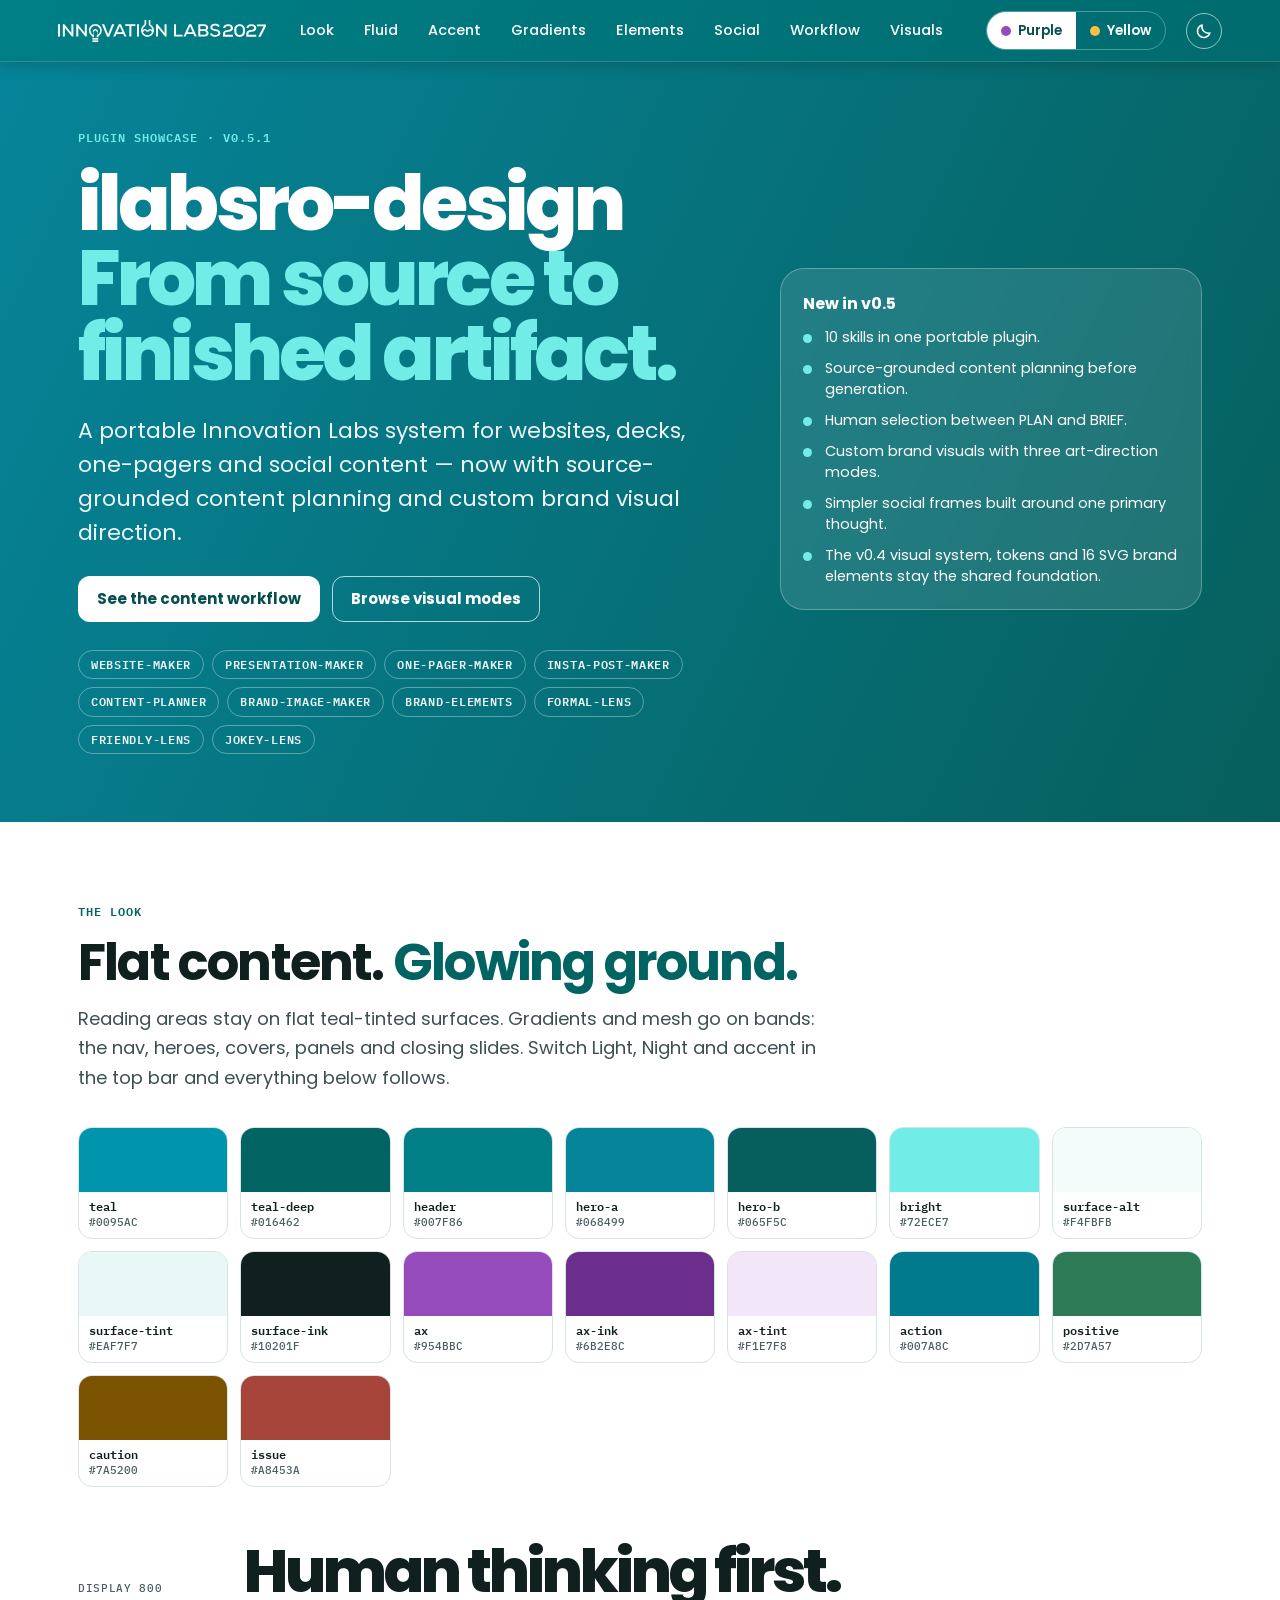
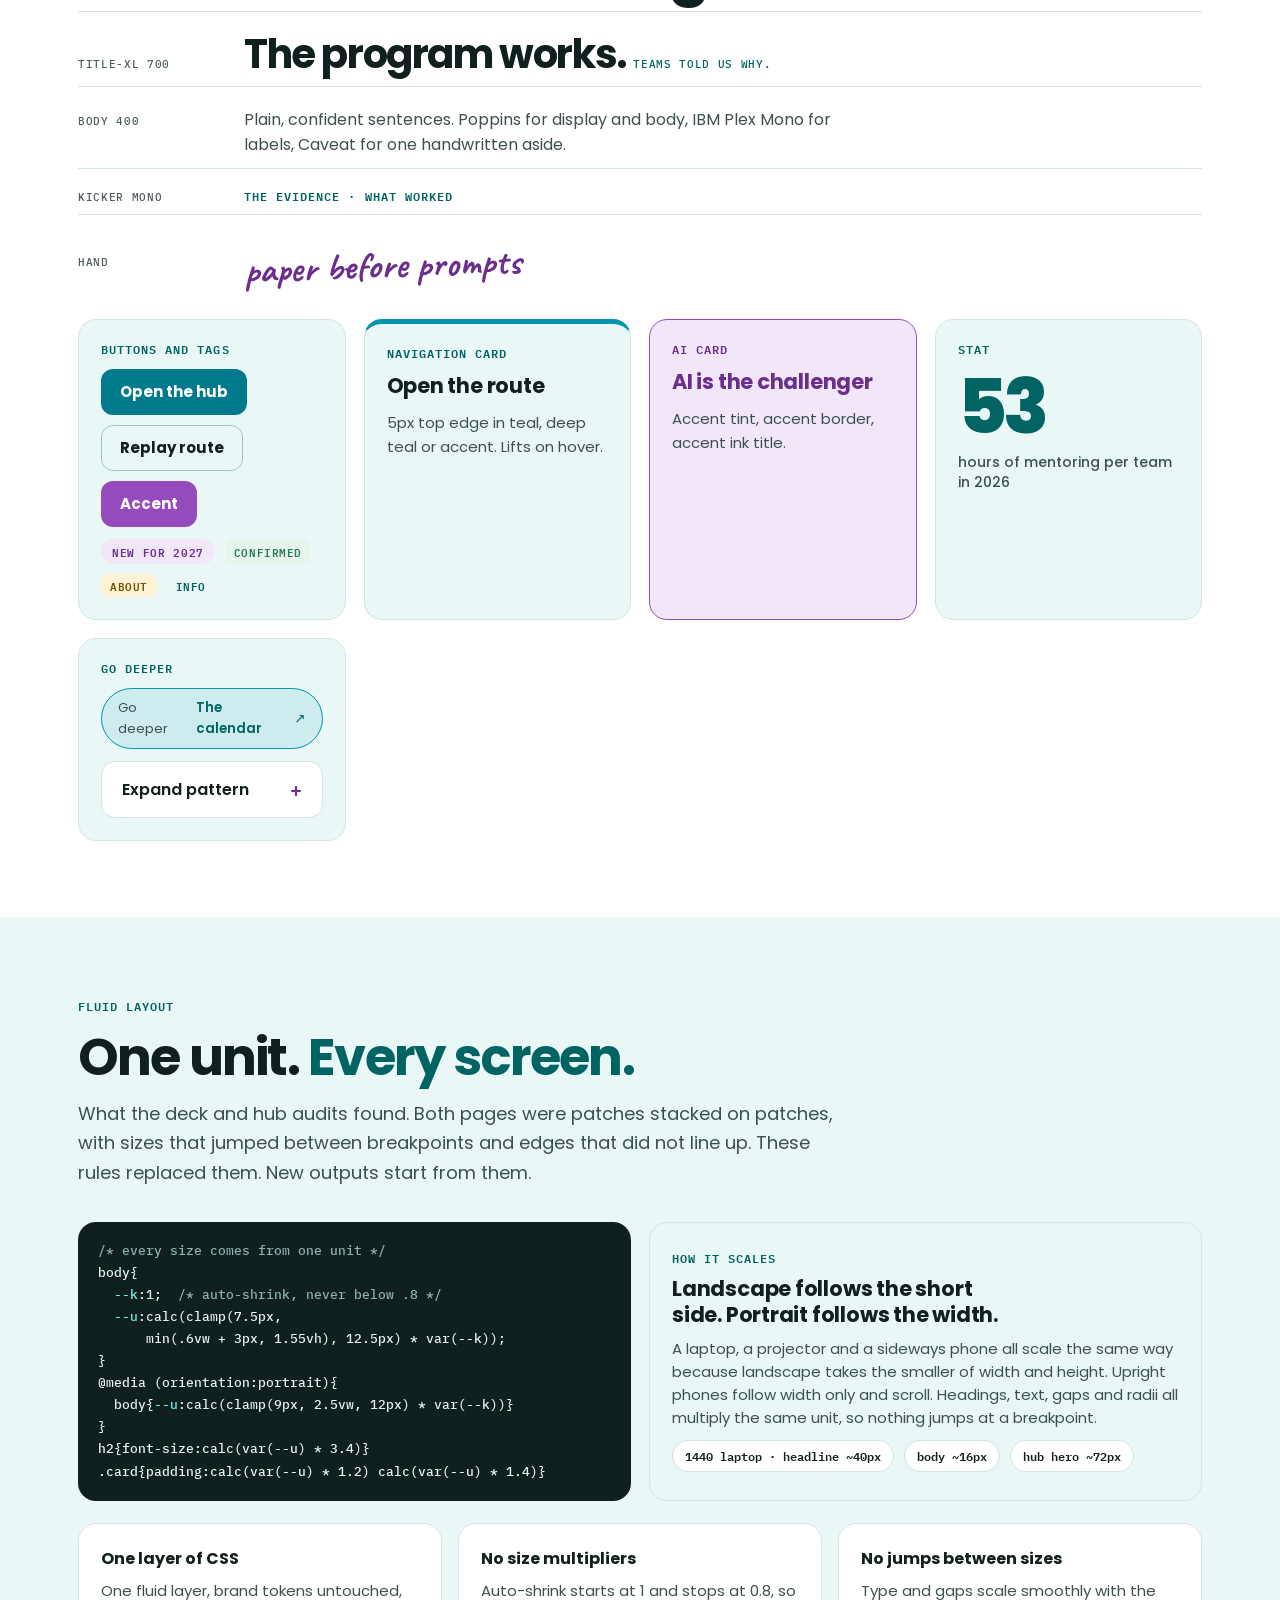
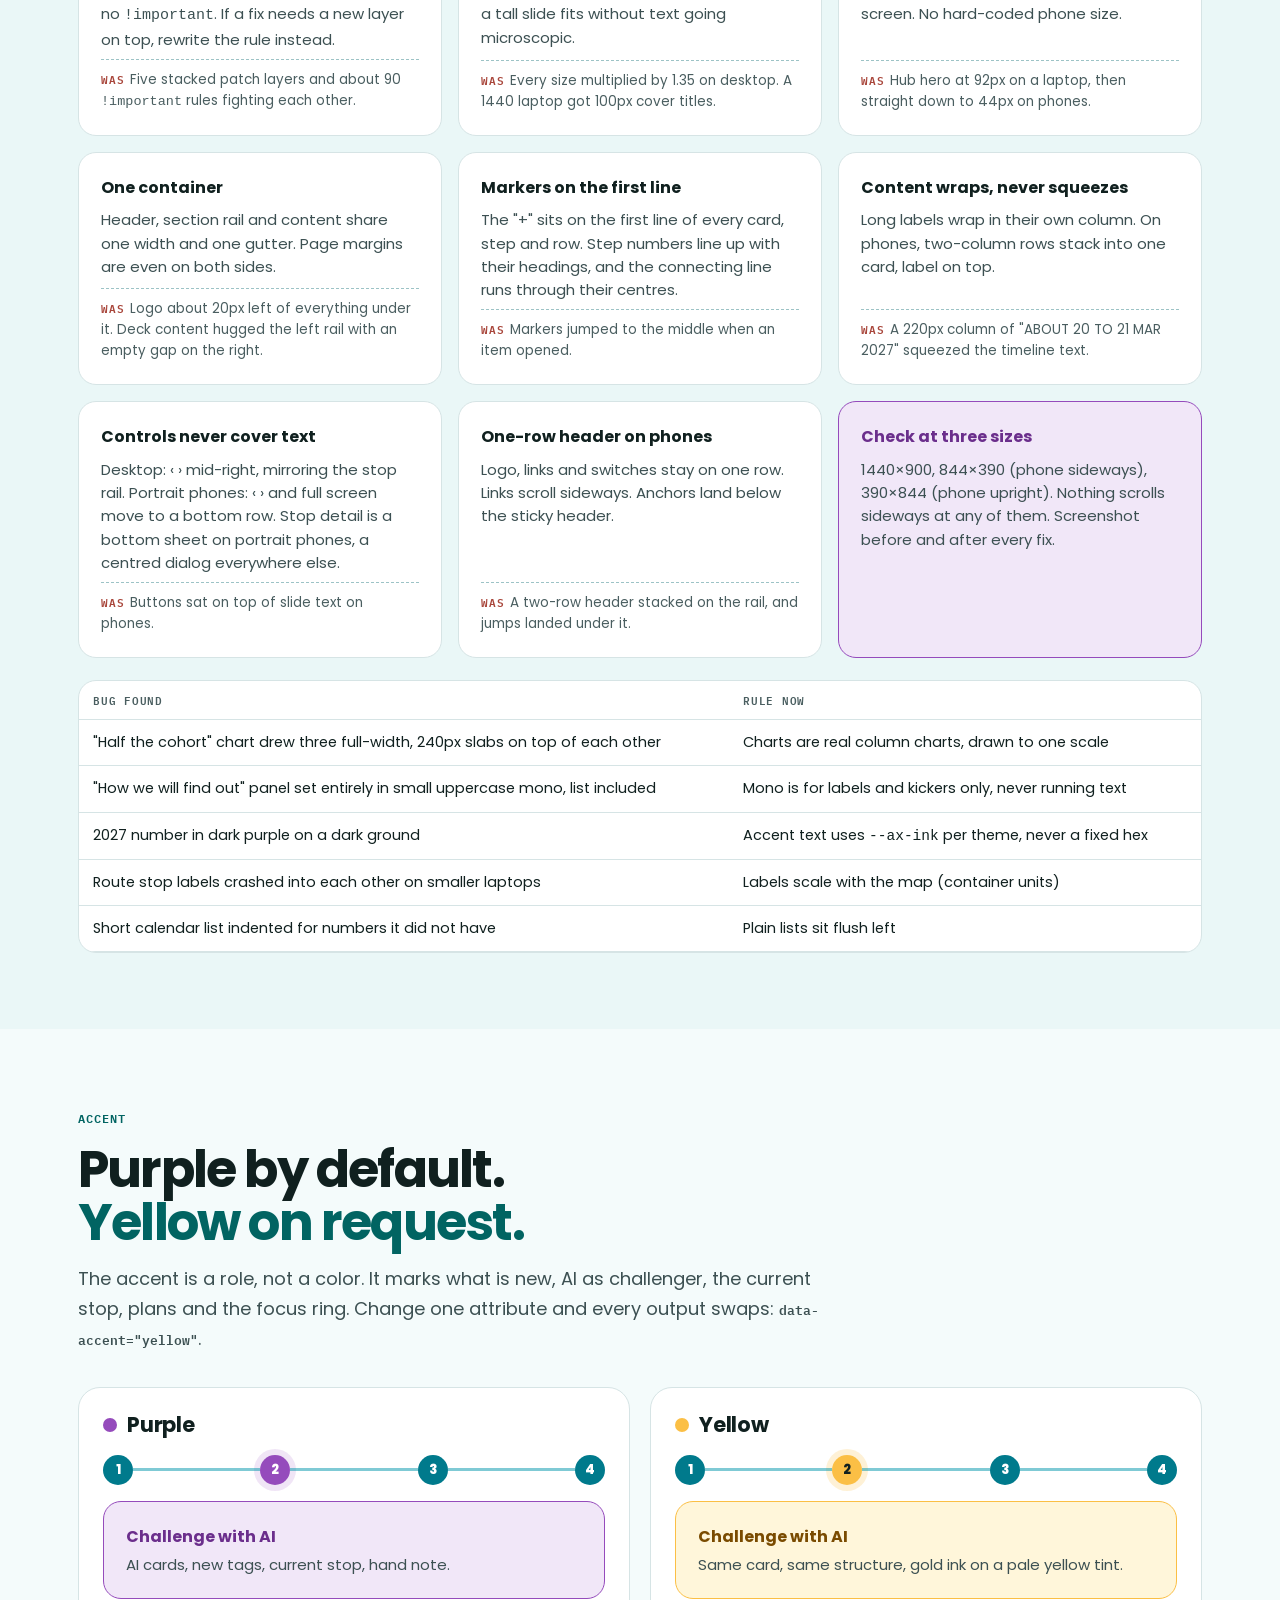
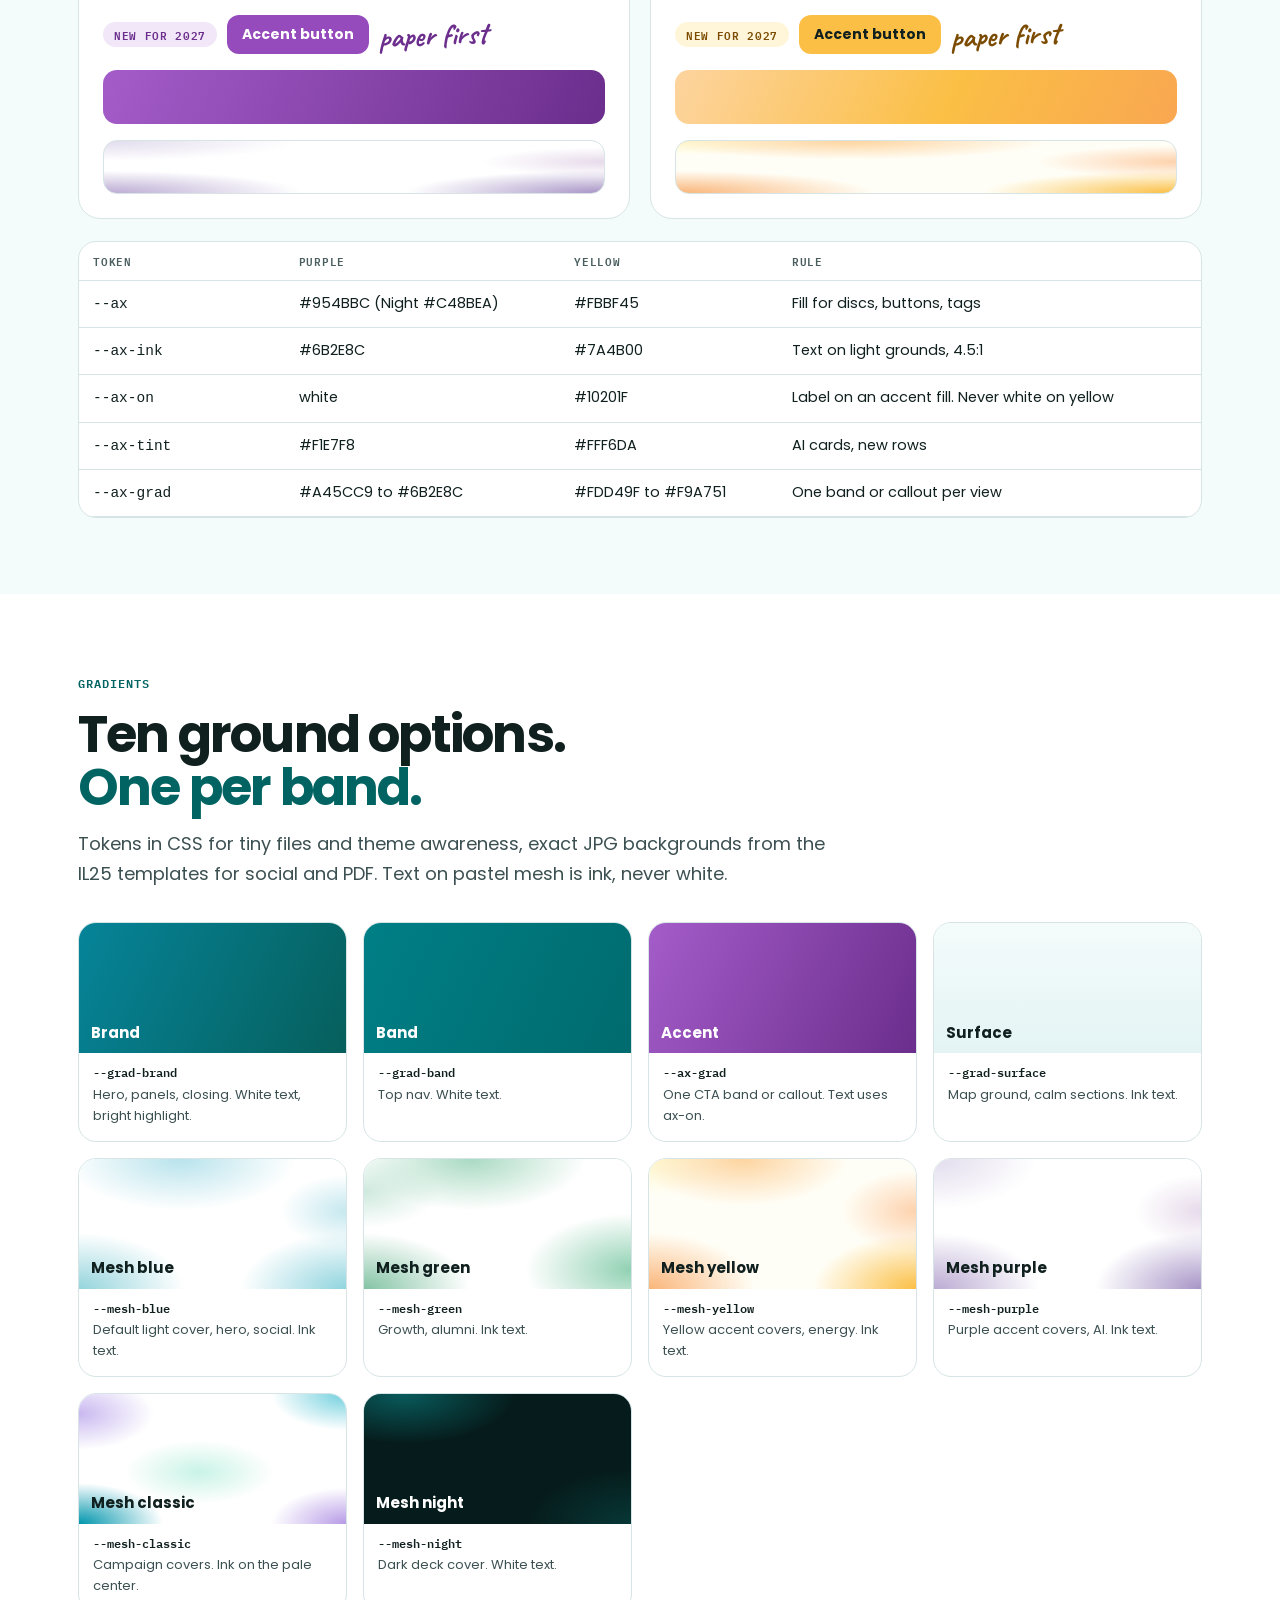
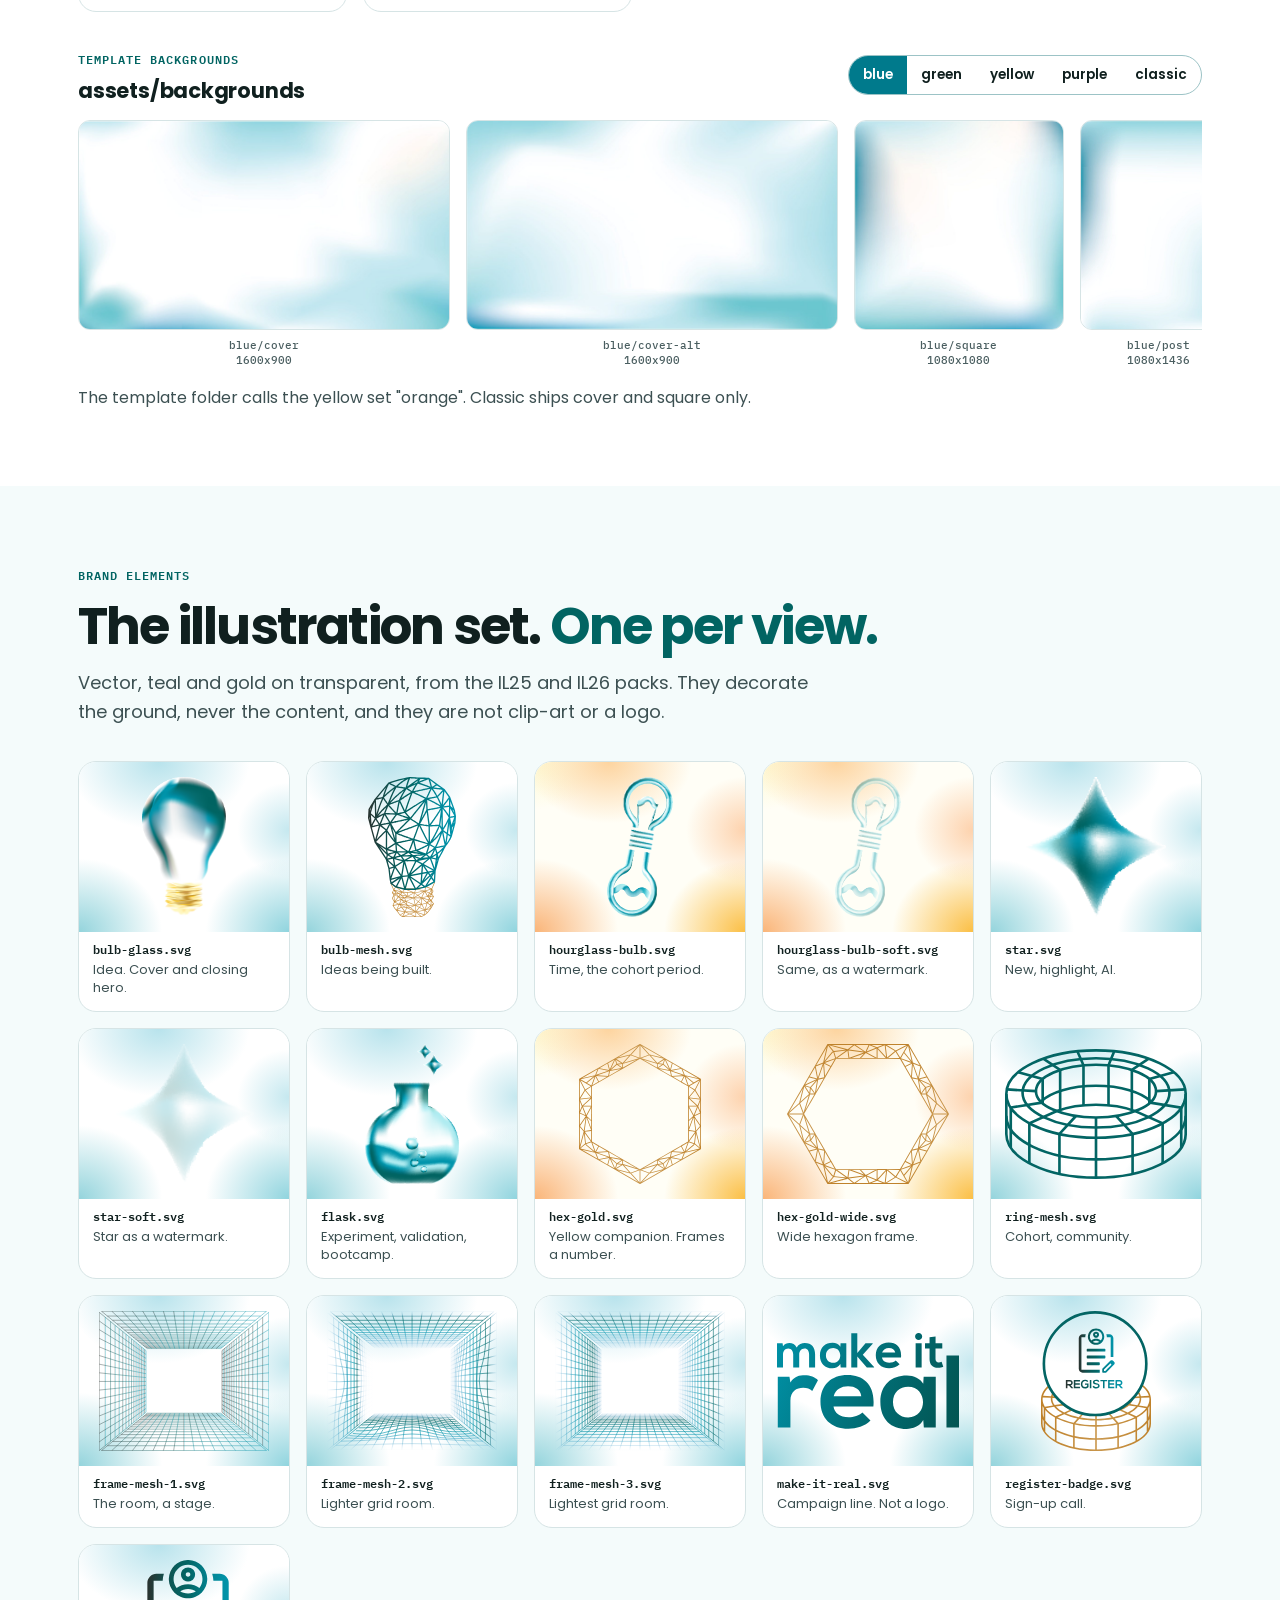
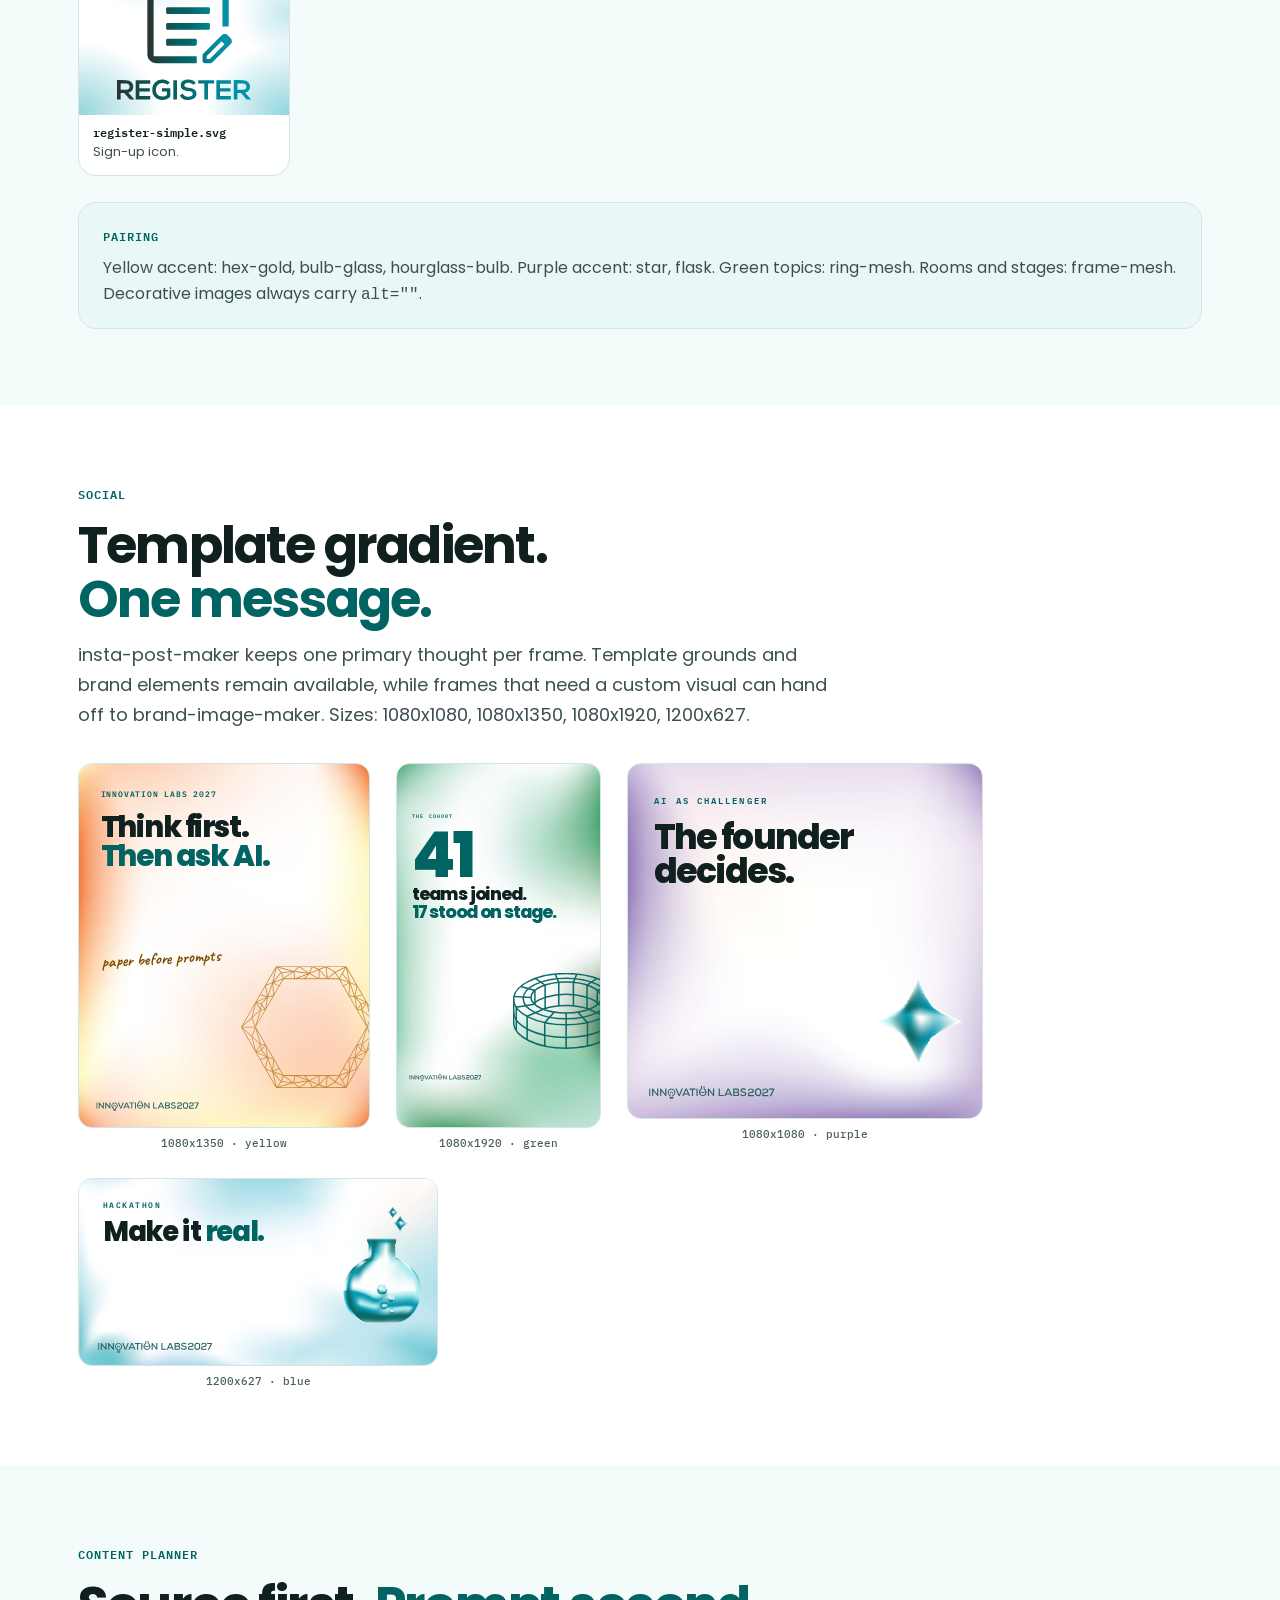
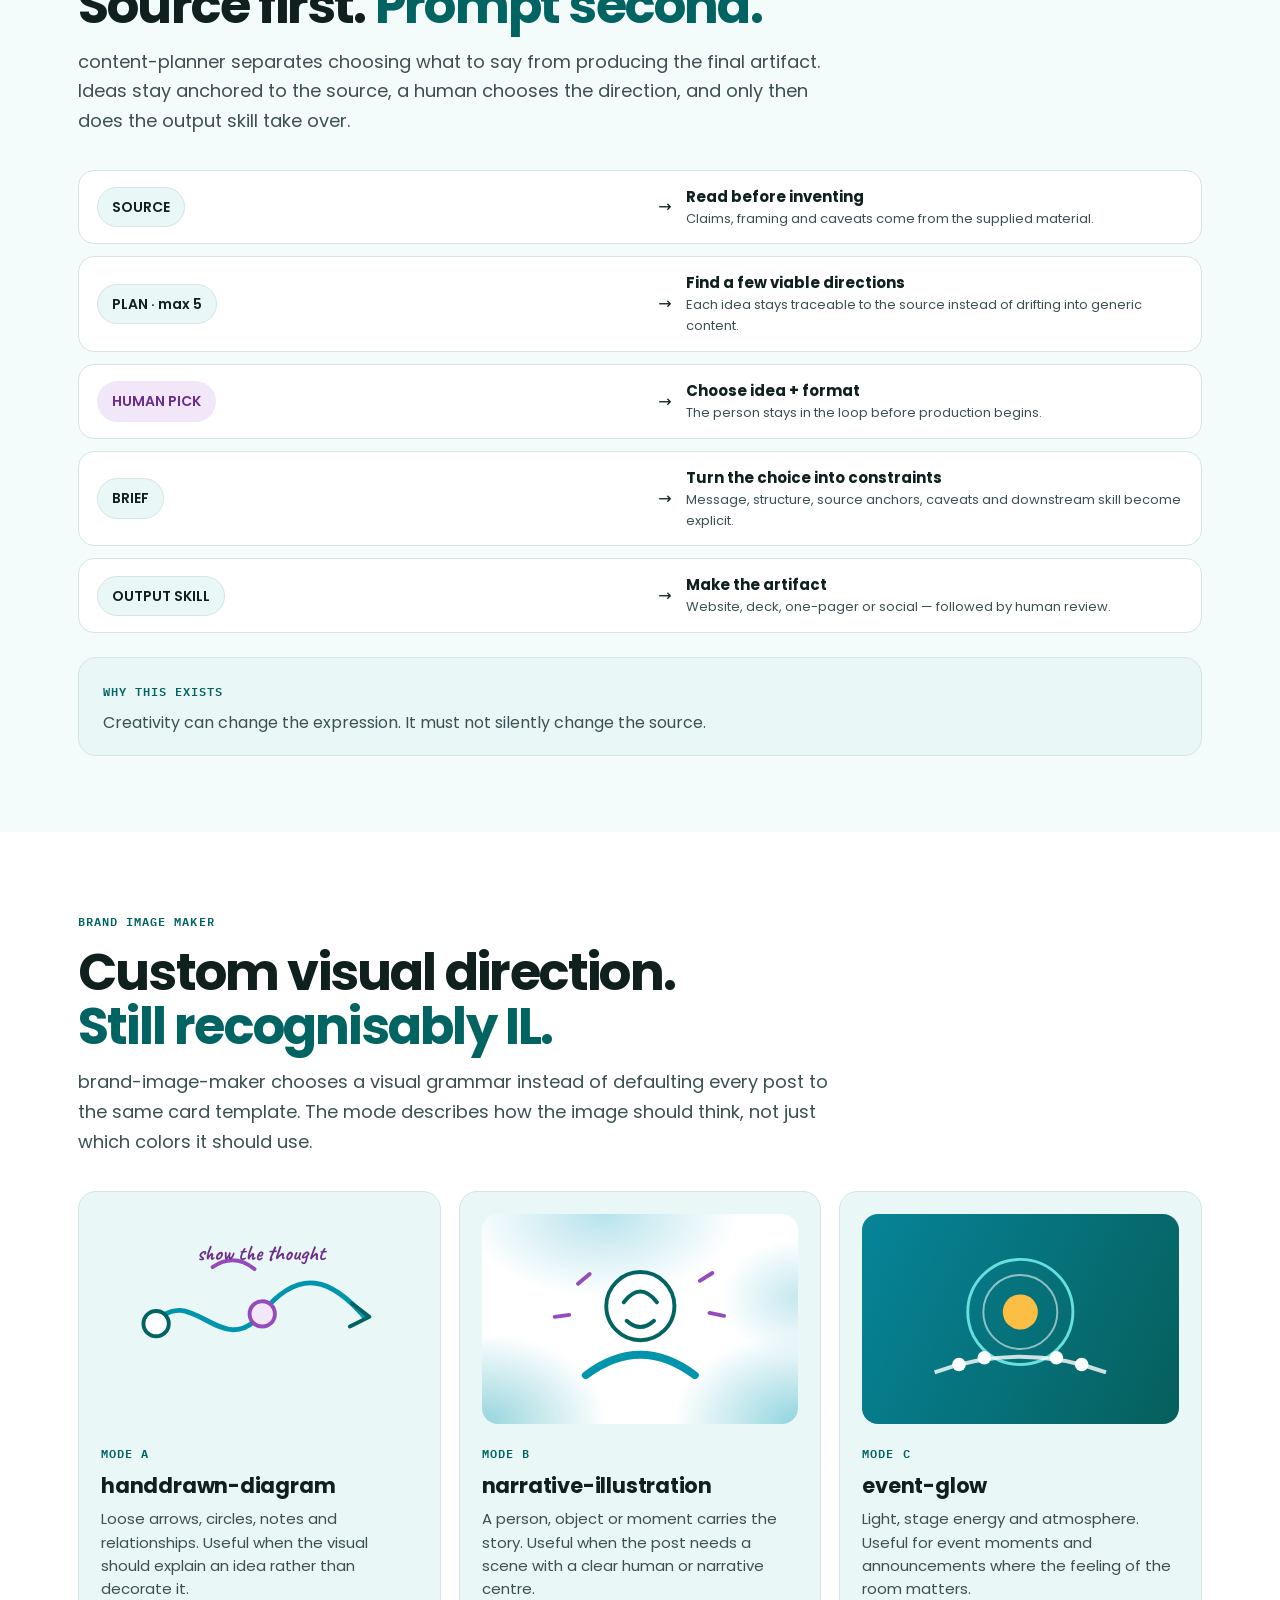
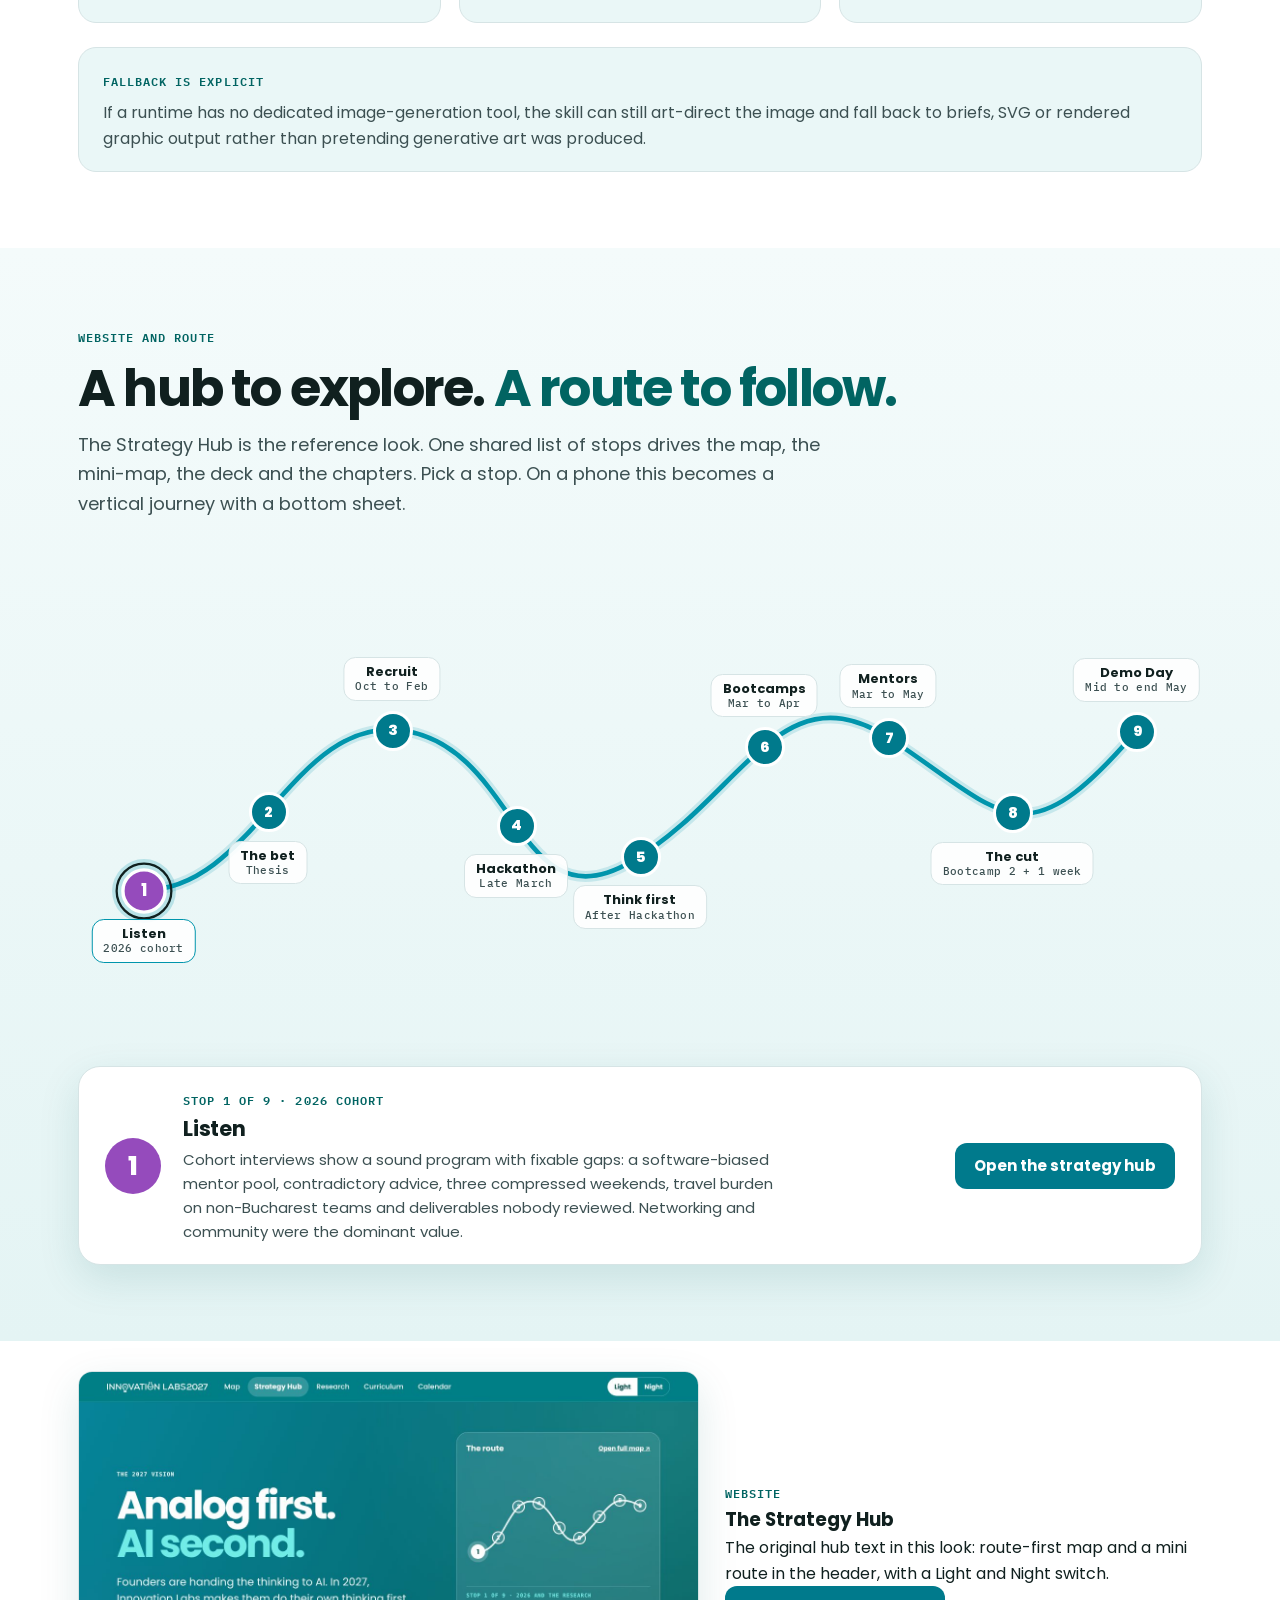
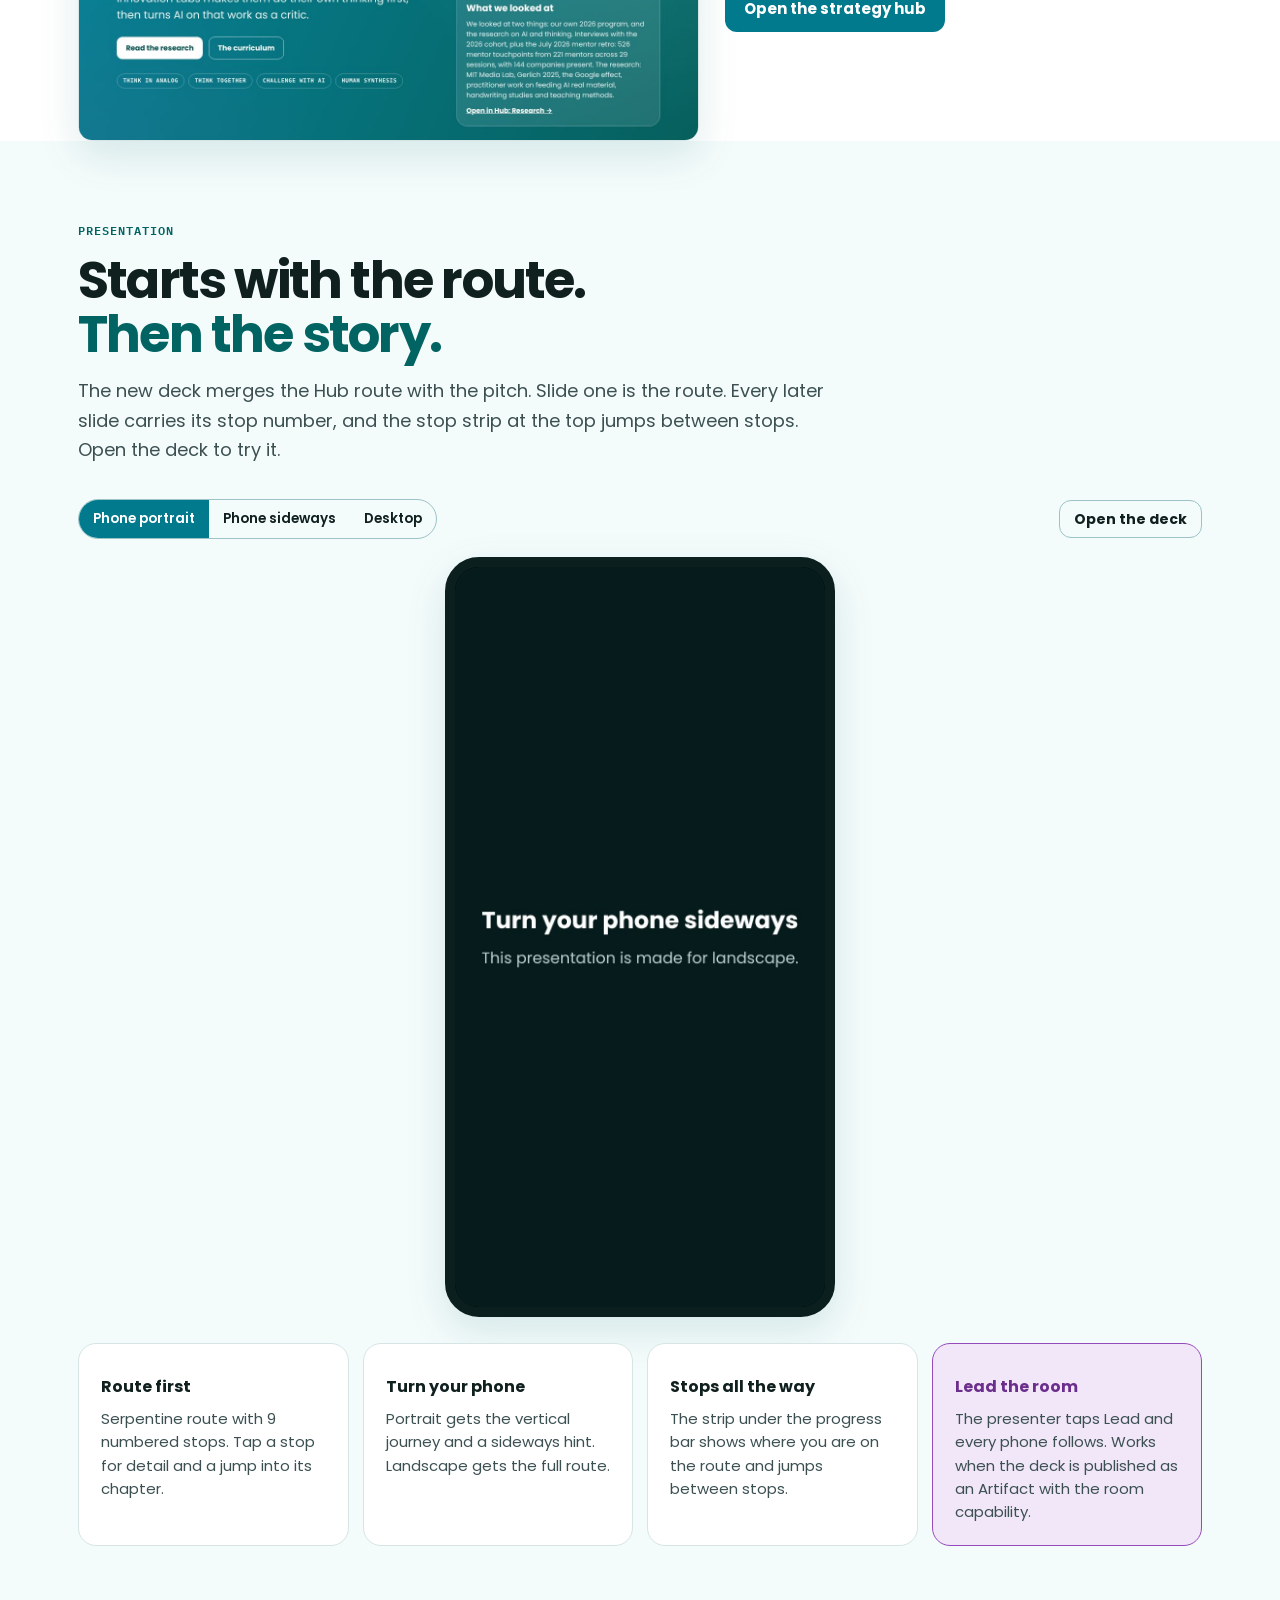
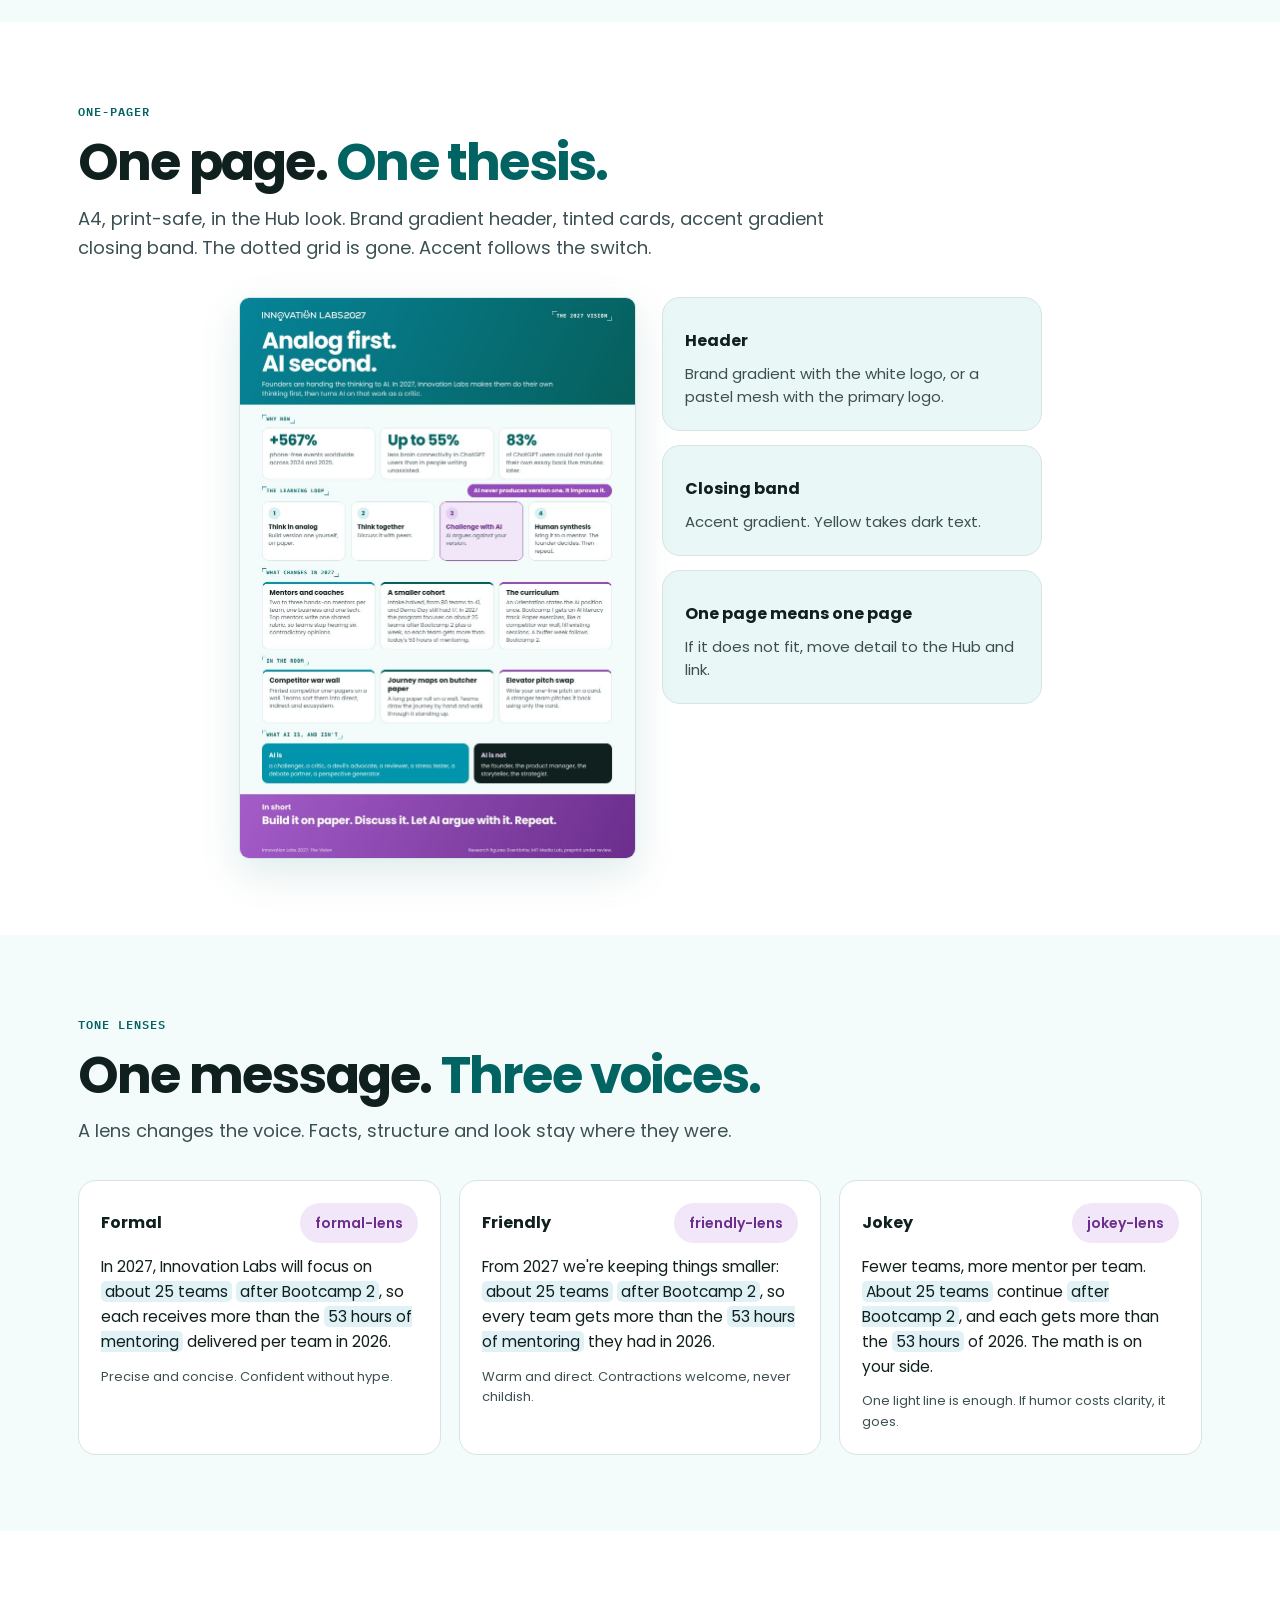
<file: showcase/index.html>
<!doctype html><html><head><meta charset=utf8><meta name=viewport content="width=device-width,initial-scale=1,viewport-fit=cover"><style>:root{color-scheme:light;box-sizing:border-box;padding-top:env(safe-area-inset-top,0px);padding-bottom:env(safe-area-inset-bottom,0px)}html{scroll-padding-top:env(safe-area-inset-top,0px)}body{margin:0;padding:0;font:14px -apple-system,BlinkMacSystemFont,sans-serif;background:#fff;color:#000}img{max-width:100%}[hidden]:not([hidden=until-found i]){display:none!important}</style></head><body>
<title>ilabsro-design · Plugin showcase</title>
<link rel="stylesheet" href="https://fonts.googleapis.com/css2?family=Poppins:wght@400;500;600;700;800&family=IBM+Plex+Mono:wght@500;600;700&family=Caveat:wght@700&display=swap">
<style>
/* Showcase for the ilabsro-design plugin v0.5.1.
   Built on the portable Innovation Labs design system v0.4.
   Theme and accent switch the whole page. */
/* Innovation Labs tokens v0.4
   Look = the Strategy Hub (teal band, big Poppins, serpentine route, soft panels).
   Two axes switch the same layout:
     data-theme  = light | night
     data-accent = purple | yellow     (the accent role: new, AI, current step, focus, hand note)
   Gradients are tokens now. See BRAND_ELEMENTS.md for when to use them. */

:root,
[data-theme="light"] {
  /* brand */
  --teal: #0095AC;
  --teal-deep: #016462;
  --teal-ink: #016462;
  --header: #007F86;          /* top band */
  --hero-a: #068499;          /* hero gradient start */
  --hero-b: #065F5C;          /* hero gradient end */
  --bright: #72ECE7;          /* highlight words on teal fields */
  --route: #0095AC;
  --logo-ink: #2B6363;

  /* surfaces (flat: alternate page / alt / tint) */
  --surface-page: #FFFFFF;
  --surface-alt: #F4FBFB;
  --surface: #FFFFFF;
  --surface-tint: #EAF7F7;
  --surface-ink: #10201F;

  /* text */
  --ink: #10201F;
  --ink-muted: #3C5052;
  --ink-subtle: #4A5E60;
  --on-brand: #FFFFFF;

  /* lines */
  --line: #D6E4E5;
  --line-soft: #E3EDEE;
  --line-control: #6F8689;
  --line-strong: #9CC3C6;

  /* actions */
  --action: #007A8C;
  --on-action: #FFFFFF;
  --action-soft: rgba(0,149,172,.12);
  --focus-ring: var(--ax);

  /* accent role, default purple */
  --ax: #954BBC;
  --ax-ink: #6B2E8C;
  --ax-tint: #F1E7F8;
  --ax-soft: rgba(149,75,188,.14);
  --ax-on: #FFFFFF;
  --ax-deep: #6B2E8C;
  --ax-grad: linear-gradient(115deg, #A45CC9 0%, #6B2E8C 100%);
  --lilac: #E8D2F5;

  /* status */
  --positive: #2D7A57; --positive-soft: #E6F4EC;
  --caution: #7A5200;  --caution-soft: #FFF3D6;
  --issue: #A8453A;    --issue-soft: #FBECE9;

  /* data viz */
  --viz-1: #0095AC; --viz-2: #016462; --viz-ai: var(--ax); --viz-context: #AFC0C3; --viz-grid: #D3DEE0;

  /* gradients */
  --grad-brand: linear-gradient(115deg, var(--hero-a), var(--hero-b));
  --grad-band: linear-gradient(115deg, var(--header), #006B6E);
  --grad-accent: var(--ax-grad);
  --grad-surface: linear-gradient(180deg, #F4FBFB 0%, #E4F4F4 100%);
  --mesh-blue:
    radial-gradient(60% 55% at 38% 0%, #B8E3EC 0%, transparent 72%),
    radial-gradient(55% 60% at 0% 100%, #94D4DC 0%, transparent 72%),
    radial-gradient(55% 60% at 100% 100%, #90D4DE 0%, transparent 72%),
    radial-gradient(35% 40% at 100% 40%, #C5E8EF 0%, transparent 70%), #FFFFFF;
  --mesh-green:
    radial-gradient(60% 55% at 40% 0%, #A9DAC2 0%, transparent 72%),
    radial-gradient(55% 60% at 0% 100%, #83C3A4 0%, transparent 72%),
    radial-gradient(55% 60% at 100% 85%, #91D1B3 0%, transparent 72%),
    radial-gradient(40% 40% at 0% 25%, #CEE9DE 0%, transparent 70%), #FFFFFF;
  --mesh-yellow:
    radial-gradient(55% 50% at 35% 0%, #FDD49F 0%, transparent 72%),
    radial-gradient(55% 60% at 0% 100%, #FAB579 0%, transparent 72%),
    radial-gradient(55% 60% at 100% 100%, #FBBF45 0%, transparent 70%),
    radial-gradient(40% 45% at 100% 40%, #FDD2AD 0%, transparent 70%),
    radial-gradient(45% 40% at 0% 0%, #FEFAD2 0%, transparent 70%), #FFFEF6;
  --mesh-purple:
    radial-gradient(55% 55% at 0% 0%, #E2DCED 0%, transparent 70%),
    radial-gradient(55% 60% at 0% 100%, #BBABD3 0%, transparent 72%),
    radial-gradient(55% 60% at 100% 100%, #A794C6 0%, transparent 72%),
    radial-gradient(35% 40% at 100% 40%, #E7DBEB 0%, transparent 70%), #FFFFFF;
  --mesh-classic:
    radial-gradient(45% 45% at 0% 100%, #0095AC 0%, transparent 70%),
    radial-gradient(40% 40% at 100% 0%, #6FCFDD 0%, transparent 70%),
    radial-gradient(40% 40% at 0% 15%, #C9B8F0 0%, transparent 70%),
    radial-gradient(40% 40% at 100% 100%, #B79AE6 0%, transparent 70%),
    radial-gradient(40% 35% at 45% 60%, #C9F3E6 0%, transparent 70%), #FFFFFF;
  --mesh: var(--mesh-blue);   /* default page mesh; the accent swaps it, see below */

  /* spacing */
  --space-4: 4px; --space-8: 8px; --space-12: 12px; --space-16: 16px; --space-18: 18px;
  --space-22: 22px; --space-26: 26px; --space-40: 40px; --space-48: 48px; --space-64: 64px; --space-88: 88px;

  /* radius (hub look: roomy) */
  --radius-xs: 4px; --radius-sm: 8px; --radius-md: 12px; --radius-row: 14px;
  --radius-lg: 18px; --radius-panel: 22px; --radius-xl: 24px; --radius-pill: 999px;

  --border-card: 1px; --border-accent: 5px; --border-focus: 3px;
  --content-max: 1180px; --text-max: 780px; --slide-max: 760px; --nav-height: 58px;

  --shadow-hover: 0 10px 28px rgba(1,100,98,.13);
  --shadow-nav: 0 2px 14px rgba(16,32,31,.25);
  --shadow-raised: 0 14px 40px rgba(1,100,98,.13);
  --shadow-sheet: 0 -14px 40px rgba(16,32,31,.28);

  --font: Poppins, system-ui, -apple-system, "Segoe UI", sans-serif;
  --mono: "IBM Plex Mono", ui-monospace, SFMono-Regular, Menlo, monospace;
  --hand: Caveat, "Segoe Print", "Bradley Hand", cursive;
}

/* Yellow accent. Fill is the template yellow, ink is a dark gold that holds 4.5:1 on white,
   and the label on a yellow fill is dark, never white. */
[data-accent="purple"] { --mesh: var(--mesh-purple); }
[data-accent="yellow"] {
  --ax: #FBBF45;
  --ax-ink: #7A4B00;
  --ax-tint: #FFF6DA;
  --ax-soft: rgba(251,191,69,.22);
  --ax-on: #10201F;
  --ax-deep: #BF822B;
  --ax-grad: linear-gradient(115deg, #FDD49F 0%, #FBBF45 55%, #F9A751 100%);
  --lilac: #FEFAD2;
  --focus-ring: #BF822B;
  --mesh: var(--mesh-yellow);
}

[data-theme="night"] {
  --teal: #2BC4DB;
  --teal-deep: #016462;
  --teal-ink: #72ECE7;
  --header: #061B1B;
  --hero-a: #0B8F91;
  --hero-b: #073A39;
  --bright: #72ECE7;
  --route: #72ECE7;
  --logo-ink: #FFFFFF;

  --surface-page: #061B1B;
  --surface-alt: #0A2928;
  --surface: #0D3A39;
  --surface-tint: #0F4443;
  --surface-ink: #001A1C;

  --ink: #FFFFFF;
  --ink-muted: #B9CECE;
  --ink-subtle: #8FB1B2;

  --line: rgba(195,240,240,.16);
  --line-soft: rgba(195,240,240,.10);
  --line-control: rgba(195,240,240,.38);
  --line-strong: rgba(195,240,240,.38);

  --action: #1AB7BE;
  --on-action: #04201F;
  --action-soft: rgba(43,196,219,.14);

  --ax: #C48BEA;
  --ax-ink: #D2A8EE;
  --ax-tint: rgba(149,75,188,.22);
  --ax-soft: rgba(196,139,234,.18);
  --ax-on: #1B0F26;
  --ax-deep: #954BBC;
  --ax-grad: linear-gradient(115deg, #C48BEA 0%, #954BBC 100%);

  --positive: #8FD3B1; --positive-soft: rgba(45,122,87,.26);
  --caution: #F2D58A;  --caution-soft: rgba(160,120,20,.24);
  --issue: #F1A39A;    --issue-soft: rgba(176,74,63,.22);

  --viz-2: #8FD8E4; --viz-context: #3E6E6C;

  --grad-band: linear-gradient(115deg, #061B1B, #0A2928);
  --grad-surface: linear-gradient(180deg, #061B1B 0%, #0A2928 100%);
  /* Night meshes are teal glows on near-black teal. */
  --mesh-night:
    radial-gradient(60% 55% at 15% 0%, rgba(11,143,145,.55) 0%, transparent 70%),
    radial-gradient(55% 60% at 100% 100%, rgba(7,58,57,.9) 0%, transparent 72%), #061B1B;
  --mesh: var(--mesh-night);

  --shadow-hover: 0 10px 28px rgba(0,0,0,.40);
  --shadow-nav: 0 2px 14px rgba(0,0,0,.45);
  --shadow-raised: 0 14px 40px rgba(0,0,0,.45);
  --shadow-sheet: 0 -14px 40px rgba(0,0,0,.50);
}
[data-theme="night"][data-accent="yellow"] {
  --ax: #FBBF45;
  --ax-ink: #F6D27A;
  --ax-tint: rgba(251,191,69,.16);
  --ax-soft: rgba(251,191,69,.18);
  --ax-on: #2A1B00;
  --ax-deep: #BF822B;
  --ax-grad: linear-gradient(115deg, #FBBF45 0%, #F9A751 100%);
  --focus-ring: #FBBF45;
  --lilac: #FEFAD2;
}

/* Aliases so v0.3 files keep working. Prefer the new names. */
:root, [data-theme] {
  --purple: var(--ax);
  --purple-ink: var(--ax-ink);
  --purple-tint: var(--ax-tint);
}

/* Innovation Labs base components v0.4. Needs TOKENS.css first.
   Class names follow the Strategy Hub. Everything reads tokens, so light/night and purple/yellow
   switch with data-theme and data-accent on <html>. */
*{box-sizing:border-box}
html{scroll-behavior:smooth;-webkit-text-size-adjust:100%}
body{margin:0;background:var(--surface-page);color:var(--ink);font:400 16px/1.6 var(--font);transition:background .18s ease,color .18s ease}
h1,h2,h3,h4,p,ul,ol{margin:0}
h1,h2,h3,h4{text-wrap:balance}
a{color:inherit}
button{font:inherit;color:inherit}
:focus-visible{outline:3px solid var(--focus-ring);outline-offset:3px;border-radius:6px}
.wrap{max-width:var(--content-max);margin:0 auto;padding-inline:28px}

/* type */
.eyebrow,.meta,.kicker{font:600 11.5px/1.3 var(--mono);letter-spacing:.09em;text-transform:uppercase}
.meta,.kicker{color:var(--teal-ink)}
.display{font-weight:800;font-size:clamp(44px,6.3vw,92px);line-height:.98;letter-spacing:-.05em}
.display em,.hl{font-style:normal;color:var(--bright)}
.hl-ax{color:var(--ax)}
.title-xl{font-weight:700;font-size:clamp(32px,4vw,52px);line-height:1.05;letter-spacing:-.035em}
.lead{font-size:18px;line-height:1.65;color:var(--ink-muted);max-width:760px}
.hand{font:700 clamp(28px,4vw,38px)/1 var(--hand);color:var(--ax-ink);display:inline-block;transform:rotate(-2deg)}

/* top band */
.shell{position:sticky;top:env(safe-area-inset-top,0px);z-index:50;background:var(--grad-band);color:#fff;border-bottom:1px solid rgba(255,255,255,.14);box-shadow:var(--shadow-nav)}
.nav{max-width:1220px;margin:0 auto;padding:10px 28px;display:flex;align-items:center;gap:20px}
.brand{display:block;flex:0 0 auto;line-height:0;color:#fff}
.logo{height:22px;width:auto;display:block}
.navlinks{display:flex;gap:2px;flex:1;min-width:0;overflow-x:auto;scrollbar-width:none}
.navlinks::-webkit-scrollbar{display:none}
.navlinks a{color:#fff;text-decoration:none;padding:9px 14px;border-radius:999px;white-space:nowrap;font-weight:500;font-size:14.5px}
.navlinks a:hover{background:rgba(255,255,255,.14)}
.navlinks a[aria-current="page"]{background:rgba(255,255,255,.2);font-weight:700}

/* segmented control: theme, accent, year/month */
.seg{display:inline-flex;border:1px solid rgba(255,255,255,.3);border-radius:999px;overflow:hidden;flex:0 0 auto}
.seg button{border:0;background:transparent;color:#fff;padding:8px 14px;cursor:pointer;font-weight:600;font-size:13.5px;min-height:36px;display:inline-flex;align-items:center;gap:7px}
.seg button[aria-pressed="true"]{background:#fff;color:#04504F}
.seg .sw{width:10px;height:10px;border-radius:50%;background:#954BBC}
.seg .sw.y{background:#FBBF45}
.seg.on-page{border-color:var(--line-strong)}
.seg.on-page button{color:var(--ink)}
.seg.on-page button[aria-pressed="true"]{background:var(--action);color:var(--on-action)}

/* buttons, pills, tags */
.btn{display:inline-flex;align-items:center;justify-content:center;gap:8px;min-height:44px;padding:10px 18px;border-radius:12px;border:1.5px solid transparent;font-weight:700;font-size:15px;text-decoration:none;cursor:pointer;background:none;transition:transform .18s ease,filter .18s ease,background .18s ease}
.btn.primary{background:var(--action);color:var(--on-action)}
.btn.primary:hover{filter:brightness(1.08);transform:translateY(-1px)}
.btn.ghost{border-color:var(--line-strong);color:var(--ink)}
.btn.ghost:hover{background:var(--surface-tint)}
.btn.accent{background:var(--ax);color:var(--ax-on)}
.btn.light{background:#fff;color:#04504F}
.btn.small{min-height:38px;padding:7px 14px;font-size:14px}
.pill{display:inline-flex;align-items:center;gap:6px;font:600 11px/1 var(--mono);letter-spacing:.06em;text-transform:uppercase;padding:6px 10px;border-radius:999px;border:1px solid var(--line-strong);white-space:nowrap}
.pill.new{color:var(--ax-ink);background:var(--ax-tint);border-color:transparent}
.tag{display:inline-block;font:600 11px/1.2 var(--mono);letter-spacing:.05em;text-transform:uppercase;padding:5px 9px;border-radius:8px;white-space:nowrap}
.t-ok{color:var(--positive);background:var(--positive-soft)}
.t-warn{color:var(--caution);background:var(--caution-soft)}
.t-info{color:var(--teal-ink);background:var(--surface-tint)}
.t-new{color:var(--ax-ink);background:var(--ax-tint)}
.chip{display:inline-block;padding:8px 14px;border-radius:999px;font-weight:600;font-size:14px;background:var(--surface-tint);border:1px solid var(--line)}
.chip.on{background:var(--action);color:var(--on-action);border-color:transparent}

/* hero: gradient first, mesh variants swap the ground */
.hero{background:var(--grad-brand);color:#fff;position:relative;overflow:hidden}
.hero>*{position:relative;z-index:1}
.hero .lede{font-size:clamp(18px,1.9vw,22px);line-height:1.55;max-width:640px;color:rgba(255,255,255,.93)}
.hero.mesh{background:var(--mesh);color:var(--ink)}
.hero.mesh .lede{color:var(--ink-muted)}
.hero.mesh .display em{color:var(--teal-ink)}
.hero.ax-grad{background:var(--ax-grad);color:var(--ax-on)}
.bg-mesh-blue{background:var(--mesh-blue)}
.bg-mesh-green{background:var(--mesh-green)}
.bg-mesh-yellow{background:var(--mesh-yellow)}
.bg-mesh-purple{background:var(--mesh-purple)}
.bg-mesh-classic{background:var(--mesh-classic)}
.bg-grad-brand{background:var(--grad-brand);color:#fff}
.bg-grad-accent{background:var(--ax-grad);color:var(--ax-on)}
/* brand elements: one per view, never behind body text */
.el{position:absolute;pointer-events:none;user-select:none;max-width:none}
.el-sm{width:clamp(56px,8vw,96px)}.el-md{width:clamp(110px,16vw,200px)}.el-lg{width:clamp(180px,26vw,360px)}

/* sections, cards, panels */
.sec{padding-block:76px;background:var(--surface-page)}
.sec.alt{background:var(--surface-alt)}
.sec.tint{background:var(--surface-tint)}
.card{background:var(--surface-tint);border:1px solid var(--line);border-radius:var(--radius-lg);padding:22px;min-width:0;transition:transform .18s ease,box-shadow .18s ease,border-color .18s ease}
.alt .card,.card.on-tint{background:var(--surface)}
.card.hov:hover,a.card:hover{transform:translateY(-2px);box-shadow:var(--shadow-hover);border-color:var(--line-strong)}
.card h3,.card h4{margin:8px 0}
.card p{color:var(--ink-muted);font-size:15px;line-height:1.55}
.card.edge{border-top:var(--border-accent) solid var(--teal)}
.card.edge.deep{border-top-color:var(--teal-deep)}
.card.edge.ax{border-top-color:var(--ax)}
.card.ai{background:var(--ax-tint);border-color:var(--ax);}
.card.ai h3,.card.ai h4{color:var(--ax-ink)}
.card.glass{background:rgba(255,255,255,.14);border-color:rgba(255,255,255,.28);backdrop-filter:blur(8px);color:#fff}
.panel{background:var(--grad-brand);color:#fff;border-radius:var(--radius-panel);padding:30px 32px}
.panel .meta{color:var(--bright)}
.panel p{font-size:clamp(19px,2.2vw,25px);line-height:1.45;font-weight:600;letter-spacing:-.01em;margin-top:10px}
.panel.ax{background:var(--ax-grad);color:var(--ax-on)}
.panel.ax .meta{color:var(--ax-on);opacity:.8}
.callout{border-radius:var(--radius-lg);padding:20px 24px;background:var(--surface-tint);border:1px solid var(--line)}
.callout.warn{background:var(--caution-soft);border-color:transparent}
.grid{display:grid;gap:18px}
.g2{grid-template-columns:repeat(2,minmax(0,1fr))}.g3{grid-template-columns:repeat(3,minmax(0,1fr))}.g4{grid-template-columns:repeat(4,minmax(0,1fr))}
.stat-n{font:800 clamp(44px,6vw,76px)/1 var(--font);letter-spacing:-.045em;color:var(--teal-ink);font-variant-numeric:tabular-nums}
.stat-n small{display:block;font:500 14px/1.4 var(--font);letter-spacing:0;color:var(--ink-muted);margin-top:8px}

/* expand */
details.acc{border:1px solid var(--line);border-radius:14px;background:var(--surface-tint)}
.alt details.acc{background:var(--surface)}
details.acc+details.acc{margin-top:10px}
details.acc summary{cursor:pointer;padding:15px 20px;font-weight:600;list-style:none;display:flex;justify-content:space-between;gap:12px;align-items:center}
details.acc summary::-webkit-details-marker{display:none}
details.acc summary::after{content:"+";font:600 20px/1 var(--mono);color:var(--ax-ink);flex:0 0 auto;transition:transform .2s}
details.acc[open] summary::after{transform:rotate(45deg)}
.accbody{padding:0 20px 20px;color:var(--ink-muted);font-size:15px}

/* go deeper pill */
.deeper{display:inline-flex;align-items:center;gap:8px;min-height:40px;padding:8px 16px;border:1px solid var(--teal);border-radius:999px;background:var(--action-soft);font-size:13.2px;text-decoration:none}
.deeper b{color:var(--teal-ink);font-weight:600}
.deeper::after{content:"\2197";color:var(--teal-ink)}

/* section chips */
.rail{position:sticky;top:calc(env(safe-area-inset-top,0px) + var(--hh,58px));z-index:40;background:var(--surface-page);border-bottom:1px solid var(--line)}
.railin{max-width:1220px;margin:0 auto;padding:10px 28px;display:flex;gap:6px;overflow-x:auto;scrollbar-width:none}
.railin::-webkit-scrollbar{display:none}
.railin a{white-space:nowrap;text-decoration:none;font-weight:500;font-size:13.5px;padding:7px 13px;border-radius:999px;border:1px solid var(--line);color:var(--ink-muted)}
.railin a.on{background:var(--action);color:var(--on-action);border-color:transparent;font-weight:700}

/* route: one serpentine line, numbered stops, labels above and below.
   Current stop uses the accent. Under 820px it becomes .journey (vertical) and detail goes in .sheet. */
.route-stage{position:relative;width:100%;aspect-ratio:1200/520}
.route-stage svg{position:absolute;inset:0;width:100%;height:100%;overflow:visible}
.routeBase{fill:none;stroke:var(--route);stroke-width:12;stroke-linecap:round;opacity:.16}
.routeLine{fill:none;stroke:var(--route);stroke-width:5;stroke-linecap:round;stroke-dasharray:1;stroke-dashoffset:0;animation:il-draw 1.5s ease both}
[data-theme="night"] .routeLine{filter:drop-shadow(0 0 7px rgba(114,236,231,.35))}
@keyframes il-draw{from{stroke-dashoffset:1}}
@keyframes il-pop{from{opacity:0;transform:scale(.7)}}
.stop{position:absolute;width:40px;height:40px;margin:-20px 0 0 -20px;padding:0;border:0;background:none;cursor:pointer;animation:il-pop .4s ease both}
.stop .dot{width:40px;height:40px;border-radius:50%;display:grid;place-items:center;background:var(--action);color:var(--on-action);border:3px solid var(--surface-page);font-weight:800;font-size:15px;transition:transform .18s ease,box-shadow .18s ease}
.stop:hover .dot,.stop.active .dot{transform:scale(1.14);box-shadow:0 0 0 8px color-mix(in srgb,var(--route) 22%,transparent)}
.stop.active .dot{background:var(--ax);color:var(--ax-on);outline:2px solid var(--ink);outline-offset:3px}
.stop.new .dot{background:var(--ax);color:var(--ax-on)}
.stop .lab{position:absolute;left:50%;transform:translateX(-50%);white-space:nowrap;text-align:center;padding:6px 11px;border-radius:12px;background:color-mix(in srgb,var(--surface-page) 90%,transparent);border:1px solid var(--line);line-height:1.25}
.stop .lab b{display:block;font-size:13px;font-weight:700}
.stop .lab span{display:block;font:500 10.5px/1.3 var(--mono);color:var(--ink-muted);letter-spacing:.03em}
.stop.up .lab{bottom:calc(100% + 10px)}.stop.down .lab{top:calc(100% + 10px)}
.stop.active .lab{border-color:var(--route)}
.journey{position:relative}
.mj{position:relative;margin:0 0 0 14px;padding:0 0 26px 26px;border-left:3px solid var(--route)}
.mj:last-child{border-left-color:transparent}
.mj::before{content:attr(data-n);position:absolute;left:-17px;top:-2px;width:31px;height:31px;border-radius:50%;background:var(--action);color:var(--on-action);display:grid;place-items:center;font:800 14px/1 var(--font);border:3px solid var(--surface-page)}
.mj.active::before{background:var(--ax);color:var(--ax-on)}
.mj h3{font-size:20px;margin:2px 0 4px}
.mj p{color:var(--ink-muted);margin:6px 0 12px}
.sheet{position:fixed;left:0;right:0;bottom:0;z-index:80;background:var(--surface);color:var(--ink);border-radius:22px 22px 0 0;box-shadow:var(--shadow-sheet);padding:20px 20px calc(20px + env(safe-area-inset-bottom,0px));transform:translateY(105%);transition:transform .3s cubic-bezier(.3,.1,.2,1)}
.sheet.open{transform:none}

@media (max-width:1000px){.g4,.g3{grid-template-columns:repeat(2,minmax(0,1fr))}}
@media (max-width:760px){.g2{grid-template-columns:1fr}}
@media (max-width:680px){
  .wrap,.nav,.railin{padding-inline:18px}
  .nav{flex-wrap:wrap;gap:10px 14px;padding-block:9px}
  .logo{height:18px}
  .navlinks{order:3;flex:1 1 100%}
  .g2,.g3,.g4{grid-template-columns:1fr}
  .sec{padding-block:56px}
  .panel{padding:24px}
}
@media (prefers-reduced-motion:reduce){
  html{scroll-behavior:auto}
  .routeLine,.stop{animation:none}
  .card,.btn,.stop .dot,.sheet{transition:none}
}

:root{--hh:58px}
.thbtn{width:36px;height:36px;border-radius:50%;border:1.5px solid rgba(255,255,255,.6);background:transparent;color:#fff;display:inline-grid;place-items:center;cursor:pointer;padding:0;flex:none}
.thbtn:hover{background:rgba(255,255,255,.16)}
.thbtn .i-sun{display:none}[data-theme="night"] .thbtn .i-sun{display:block}[data-theme="night"] .thbtn .i-moon{display:none}
.frame img,.opscale img{display:block;width:100%;height:100%;object-fit:cover;object-position:top}
.hubex{margin-top:30px;display:grid;grid-template-columns:minmax(0,1.3fr) minmax(0,1fr);gap:26px;align-items:center}
.hubex img{display:block;width:100%;border-radius:14px;border:1px solid var(--line);box-shadow:var(--shadow-raised)}
@media(max-width:760px){.hubex{grid-template-columns:minmax(0,1fr)}}
.sec h2{font-size:clamp(32px,4vw,52px);line-height:1.05;letter-spacing:-.035em;font-weight:700;margin:12px 0 14px}
.sec h3{font-size:21px;line-height:1.25;letter-spacing:-.01em;font-weight:700}
.sec h4{font-size:16px;font-weight:700}
.sec-head{max-width:820px;margin-bottom:34px}
.sub{color:var(--ink-muted);max-width:760px}
.hero .wrap{display:grid;grid-template-columns:minmax(0,1.3fr) minmax(0,.85fr);gap:56px;align-items:center;padding-block:62px 68px}
.hero h1{font-size:clamp(46px,6vw,88px);line-height:.98;letter-spacing:-.05em;font-weight:800;margin:16px 0 22px}
.hero h1 em{font-style:normal;color:var(--bright);display:block}
.hero .btnrow{display:flex;flex-wrap:wrap;gap:12px;margin-top:26px}
.hero .btn.ghost{border-color:rgba(255,255,255,.7);color:#fff}
.hero .btn.ghost:hover{background:rgba(255,255,255,.14)}
.stagelist{display:flex;flex-wrap:wrap;gap:8px;margin-top:28px}
.stagelist span{font:600 11.5px/1 var(--mono);letter-spacing:.06em;text-transform:uppercase;padding:8px 12px;border-radius:999px;border:1px solid rgba(255,255,255,.34);color:rgba(255,255,255,.92)}
.newcard{border:1px solid rgba(255,255,255,.28);border-radius:24px;background:rgba(255,255,255,.11);padding:22px;backdrop-filter:blur(8px)}
.newcard h3{font-size:16px;margin-bottom:10px}
.newcard ul{list-style:none;padding:0;display:grid;gap:10px;font-size:14.5px}
.newcard li{padding-left:22px;position:relative;line-height:1.45}
.newcard li::before{content:"";position:absolute;left:0;top:.5em;width:9px;height:9px;border-radius:50%;background:var(--bright)}
.sw-row{display:grid;grid-template-columns:repeat(auto-fill,minmax(150px,1fr));gap:12px}
.swatch{border-radius:14px;border:1px solid var(--line);overflow:hidden;background:var(--surface)}
.swatch i{display:block;height:64px}
.swatch b{display:block;padding:8px 10px 0;font:600 11.5px/1.2 var(--mono)}
.swatch span{display:block;padding:2px 10px 9px;font:500 11px/1.2 var(--mono);color:var(--ink-subtle)}
.type-spec{display:grid;gap:10px}
.type-spec .r{display:grid;grid-template-columns:150px 1fr;gap:16px;align-items:baseline;border-bottom:1px solid var(--line);padding:10px 0}
.type-spec .r:last-child{border:0}
.type-spec .r span{font:500 11px/1.3 var(--mono);color:var(--ink-subtle);text-transform:uppercase;letter-spacing:.06em}
.comp{display:grid;grid-template-columns:repeat(auto-fit,minmax(260px,1fr));gap:18px}
.comp .box{display:flex;flex-direction:column;gap:12px}
.demo-row{display:flex;flex-wrap:wrap;gap:10px;align-items:center}
.two-acc{display:grid;grid-template-columns:repeat(2,minmax(0,1fr));gap:20px}
.accpanel{border:1px solid var(--line);border-radius:22px;padding:24px;background:var(--surface-page);color:var(--ink);display:flex;flex-direction:column;gap:16px}
.accpanel h3{display:flex;align-items:center;gap:10px}
.accpanel h3 i{width:14px;height:14px;border-radius:50%;background:var(--ax)}
.miniroute{display:flex;align-items:center;gap:0}
.miniroute .d{width:30px;height:30px;border-radius:50%;display:grid;place-items:center;font:800 13px/1 var(--font);background:var(--action);color:var(--on-action);flex:none}
.miniroute .d.cur{background:var(--ax);color:var(--ax-on);box-shadow:0 0 0 6px var(--ax-soft)}
.miniroute .l{height:3px;background:var(--route);flex:1;opacity:.5}
.rules{width:100%;border-collapse:collapse;font-size:14.5px;min-width:520px}
.rules th{font:600 11px/1.3 var(--mono);text-transform:uppercase;letter-spacing:.07em;color:var(--ink-subtle);text-align:left;padding:12px 14px;border-bottom:1px solid var(--line)}
.rules td{padding:11px 14px;border-bottom:1px solid var(--line);vertical-align:top}
.tblwrap{overflow-x:auto;border:1px solid var(--line);border-radius:18px;background:var(--surface);margin-top:22px}
.gradgrid{display:grid;grid-template-columns:repeat(auto-fill,minmax(220px,1fr));gap:16px}
.gtile{border-radius:18px;border:1px solid var(--line);overflow:hidden;background:var(--surface)}
.gtile .gp{height:130px;display:flex;align-items:flex-end;padding:12px;font:700 15px/1.1 var(--font)}
.gtile .gi{padding:12px 14px 14px;font-size:13px;color:var(--ink-muted)}
.gtile .gi b{display:block;color:var(--ink);font:600 12px/1.3 var(--mono);margin-bottom:4px}
.tpl-bar{display:flex;flex-wrap:wrap;gap:12px;align-items:center;justify-content:space-between;margin:34px 0 16px}
.tplrow{display:flex;gap:16px;align-items:flex-end;overflow-x:auto;padding-bottom:10px}
.tpl{flex:none;text-align:center;font:500 11px/1.4 var(--mono);color:var(--ink-subtle)}
.tpl img{display:block;border-radius:12px;border:1px solid var(--line);height:210px;width:auto;margin-bottom:8px}
.elgrid{display:grid;grid-template-columns:repeat(auto-fill,minmax(190px,1fr));gap:16px}
.elc{border:1px solid var(--line);border-radius:18px;background:var(--surface);overflow:hidden}
.elc .ep{height:170px;display:grid;place-items:center;background:var(--mesh-blue);padding:14px}
[data-theme="night"] .elc .ep{background:var(--surface-alt)}
.elc .ep img{max-width:100%;max-height:140px;display:block}
.elc .ei{padding:10px 14px 14px}
.elc b{display:block;font:600 12px/1.3 var(--mono)}
.elc span{display:block;font-size:13px;color:var(--ink-muted);margin-top:3px;line-height:1.4}
.elc.y .ep{background:var(--mesh-yellow)}
.socials{display:flex;gap:26px;align-items:flex-start;flex-wrap:wrap}
.scale{position:relative;flex:none;overflow:hidden;border-radius:14px;border:1px solid var(--line)}
.scale>.cv{position:absolute;left:0;top:0;transform-origin:0 0;font-family:Poppins,sans-serif;color:#10201F;overflow:hidden}
.cv .k{position:absolute;left:80px;top:96px;font:600 28px/1 'IBM Plex Mono',monospace;letter-spacing:.16em;text-transform:uppercase;color:#016462}
.cv h4{position:absolute;left:80px;top:180px;width:800px;font-weight:800;font-size:108px;line-height:1;letter-spacing:-.04em;margin:0}
.cv h4 em{font-style:normal;color:#016462}
.cv .big{position:absolute;left:80px;font-weight:800;line-height:.9;letter-spacing:-.05em;color:#016462}
.cv .lg{position:absolute;height:40px}
.cv .el{opacity:.95}
.cv .h{position:absolute;font:700 60px/1 Caveat,cursive;transform:rotate(-3deg)}
.scap{font:500 11px/1.4 var(--mono);color:var(--ink-subtle);margin-top:8px;text-align:center}
.routesec{background:var(--grad-surface)}
[data-theme="night"] .routesec{background:var(--surface-page)}
.rdetail2{margin-top:26px;display:grid;grid-template-columns:auto minmax(0,1fr) auto;gap:22px;align-items:center;background:var(--surface);border:1px solid var(--line);border-radius:22px;padding:20px 26px;box-shadow:var(--shadow-raised)}
.rdetail2 .dnum{width:56px;height:56px;border-radius:50%;display:grid;place-items:center;background:var(--ax);color:var(--ax-on);font:800 26px/1 var(--font)}
.rdetail2 h3{margin:4px 0 6px}
.rdetail2 p{color:var(--ink-muted);font-size:15px;max-width:68ch}
.journeywrap{display:none}
.devbar{display:flex;flex-wrap:wrap;gap:12px;align-items:center;justify-content:space-between;margin-bottom:18px}
.frame{margin:0 auto;border:10px solid #0b1f1f;border-radius:34px;overflow:hidden;background:#000;box-shadow:var(--shadow-raised);transition:width .3s,height .3s;max-width:100%}
.frame iframe{display:block;width:100%;height:100%;border:0;background:var(--surface-page)}
.feat{display:grid;grid-template-columns:repeat(auto-fit,minmax(220px,1fr));gap:14px;margin-top:26px}
.opframe{display:flex;justify-content:center;gap:26px;flex-wrap:wrap;align-items:flex-start}
.opscale{width:397px;height:562px;overflow:hidden;border-radius:10px;border:1px solid var(--line);box-shadow:var(--shadow-raised);background:#fff;position:relative}
.opscale iframe{position:absolute;left:0;top:0;width:794px;height:1123px;border:0;transform:scale(.5);transform-origin:0 0}
.lenses{display:grid;grid-template-columns:repeat(3,minmax(0,1fr));gap:18px;margin-top:22px}
.lensc blockquote{margin:12px 0;font-size:15.5px;line-height:1.6}
.lensc mark{background:var(--action-soft);color:inherit;padding:0 4px;border-radius:5px}
.lensc .rule{font-size:13px;color:var(--ink-muted)}
.lh{display:flex;justify-content:space-between;align-items:center;gap:8px}
.combos{display:grid;gap:12px}
.combo{display:grid;grid-template-columns:minmax(0,1.1fr) auto minmax(0,1fr);gap:14px;align-items:center;background:var(--surface-tint);border:1px solid var(--line);border-radius:16px;padding:14px 18px}
.alt .combo{background:var(--surface)}
.combo .in{display:flex;flex-wrap:wrap;gap:8px;align-items:center}
.combo .out b{display:block;font-size:15px}.combo .out span{display:block;font-size:13px;color:var(--ink-muted)}
.split{display:grid;grid-template-columns:minmax(0,1.5fr) minmax(0,1fr);gap:26px;align-items:start}
.prompts{display:grid;gap:12px}
.prompt{background:var(--surface-tint);border:1px solid var(--line);border-radius:16px;padding:16px 18px;display:grid;gap:10px}
.alt .prompt{background:var(--surface)}
.prompt q{font-size:16px;font-weight:600;quotes:none;line-height:1.45}
.pf{display:flex;justify-content:space-between;align-items:center;gap:10px;flex-wrap:wrap}
.copy{min-height:36px;padding:6px 14px;border-radius:10px;border:1.5px solid var(--line-strong);background:none;cursor:pointer;font-weight:600;font-size:13.5px}
.copy:hover{background:var(--surface-tint)}
footer.foot{background:var(--surface-ink);color:#fff;padding:36px 0}
footer.foot .logo{height:20px;margin-bottom:10px}
footer.foot p{color:rgba(255,255,255,.75);font-size:13.5px}
.chip.lens{background:var(--ax-tint);border-color:transparent;color:var(--ax-ink)}
@media (max-width:1000px){.hero .wrap{grid-template-columns:1fr;gap:34px}.two-acc,.split,.lenses{grid-template-columns:1fr}}
@media (max-width:680px){
  .combo{grid-template-columns:1fr}.combo .ar{display:none}
  .type-spec .r{grid-template-columns:1fr;gap:4px}
  .rdetail2{grid-template-columns:auto minmax(0,1fr)}
  .rdetail2 .dactions{grid-column:1/-1}
  .routewide{display:none}.journeywrap{display:block}
  .opscale{width:100%;max-width:397px}
}
.stage-wrap{position:relative;z-index:2}
/* fluid rules section */
.fl-unit{display:grid;grid-template-columns:minmax(0,1fr) minmax(0,1fr);gap:18px;margin-bottom:22px}
.fl-code{margin:0;overflow-x:auto;background:var(--surface-ink);color:#E6F4F4;border-radius:var(--radius-lg);padding:18px 20px;font:500 13px/1.7 var(--mono)}
.fl-code .c{color:#8FB1B2}
.fl-code .k{color:var(--bright)}
.fl-rules{display:grid;grid-template-columns:repeat(3,minmax(0,1fr));gap:16px}
@media (max-width:900px){.fl-rules{grid-template-columns:minmax(0,1fr)}}
.fl-rules .card{display:flex;flex-direction:column;gap:8px}
.fl-rules h4{margin:0}
.fl-rules .was{margin-top:auto;padding-top:10px;border-top:1px dashed var(--line-strong);font-size:13.5px;color:var(--ink-subtle)}
.fl-rules .was b{font:600 11px/1.3 var(--mono);letter-spacing:.07em;text-transform:uppercase;color:var(--issue);margin-right:6px}
.fl-sizes{display:flex;flex-wrap:wrap;gap:10px;margin-top:10px}
.fl-sizes span{font:600 12px/1 var(--mono);padding:9px 12px;border-radius:999px;background:var(--surface);border:1px solid var(--line);font-variant-numeric:tabular-nums}
.rules td:first-child{min-width:170px}
@media (max-width:760px){.fl-unit{grid-template-columns:minmax(0,1fr)}}

.nav .seg{margin-left:auto}
.nav .navlinks{max-width:720px}
</style>
<script>(function(){var b=document.body,t,a;try{t=localStorage.getItem('il-sc-theme');a=localStorage.getItem('il-sc-accent');}catch(e){}if(t!=='night'&&t!=='light')t='light';if(a!=='yellow'&&a!=='purple')a='purple';b.setAttribute('data-theme',t);b.setAttribute('data-accent',a);})();</script>

<header class="shell" id="shell">
  <nav class="nav" aria-label="Main">
    <a class="brand" href="#top" aria-label="ilabsro-design"><svg xmlns="http://www.w3.org/2000/svg" viewBox="0 0 505.84 53.42" fill="currentColor" class="logo" role="img" aria-label="Innovation Labs 2027"><g><g><path d="M90.71,9.72c-8.67,0-15.7,7.03-15.7,15.7,0,5.41,2.74,10.18,6.91,13,.11.07.22.14.33.22.85.64,1.41,1.65,1.41,2.8v.65h3.97v-.65c0-.33-.03-.65-.07-.98h.01l-2.04-11.67-.84.13,1.39,8.01c-.41-.55-.9-1.05-1.46-1.46-.18-.13-.37-.26-.56-.37-3.19-2.2-5.09-5.8-5.09-9.67,0-6.47,5.26-11.74,11.73-11.74s11.73,5.27,11.73,11.74c0,3.79-1.83,7.34-4.91,9.54-.37.21-.72.45-1.05.72-.44.36-.83.76-1.16,1.2l1.39-7.95-.85-.1-1.92,10.98c-.03.12-.04.25-.06.38l-.05.26s0,.06-.01.08l-.02.25v1.31h3.96v-1.08c.11-.92.57-1.72,1.25-2.28.19-.15.39-.29.61-.4,4.1-2.84,6.78-7.56,6.78-12.91,0-8.67-7.03-15.7-15.69-15.7Z"/><rect x="83.66" y="49.45" width="14.09" height="3.97"/><polygon points="83.66 43.79 83.66 47.76 97.75 47.76 97.75 43.79 87.63 43.79 83.66 43.79"/><path d="M90.57,25.34c.7,0,1.33.36,1.69.97.78,1.33,2.11,2.24,3.6,2.53l.85.1.6-3.44c-.14.04-.29.06-.45.06-.15,0-.29-.02-.42-.05-.53-.11-.98-.44-1.27-.93-.96-1.62-2.72-2.62-4.6-2.62s-3.64,1-4.6,2.62c-.24.41-.6.7-1.03.85-.2.08-.43.12-.66.12-.06,0-.12,0-.18-.01l.59,3.38.84-.13c1.38-.35,2.6-1.23,3.34-2.48.36-.61.99-.97,1.69-.97Z"/><rect y="10.28" width="4.76" height="30.03"/><polygon points="32.52 31.64 15.49 10.28 11.8 10.28 11.8 40.3 16.65 40.3 16.65 19.12 33.68 40.3 37.32 40.3 37.32 10.28 32.52 10.28 32.52 31.64"/><polygon points="65.14 31.64 48.11 10.28 44.42 10.28 44.42 40.3 49.27 40.3 49.27 19.12 66.3 40.3 69.94 40.3 69.94 10.28 65.14 10.28 65.14 31.64"/><polygon points="131.27 10.28 121.66 34.69 112.09 10.28 106.69 10.28 119.17 40.43 124.19 40.43 136.63 10.28 131.27 10.28"/><path d="M226.07,12.06c-.11-.07-.22-.14-.33-.22-.85-.64-1.41-1.67-1.41-2.82V0h-3.96v9.02c0,2.35,1.12,4.6,3,6.01.18.15.36.27.56.39,3.13,2.17,5.02,5.72,5.08,9.53-.28-.17-.51-.4-.69-.69-.96-1.64-2.72-2.65-4.6-2.65s-3.64,1.01-4.61,2.64c-.36.61-.99.98-1.69.98s-1.33-.36-1.69-.97c-.96-1.64-2.73-2.65-4.61-2.65s-3.65,1.01-4.6,2.64c-.23.39-.57.69-.98.84.02-3.8,1.85-7.34,4.91-9.55.37-.21.72-.45,1.05-.72,1.48-1.23,2.43-2.98,2.66-4.9l.03-.24V0h-3.97v9.44c-.11.92-.57,1.74-1.25,2.3-.2.16-.4.29-.62.4-4.1,2.85-6.78,7.6-6.78,13,0,8.73,7.03,15.8,15.7,15.8s15.7-7.07,15.7-15.8c0-5.45-2.74-10.25-6.91-13.09ZM217.29,36.95c-5.31,0-9.81-3.58-11.25-8.46,1.41-.33,2.65-1.23,3.41-2.5.36-.61.99-.98,1.69-.98s1.33.37,1.69.98c.96,1.62,2.73,2.64,4.61,2.64s3.64-1.02,4.6-2.64c.36-.61.99-.98,1.69-.98s1.33.37,1.69.98c.7,1.2,1.84,2.05,3.13,2.43-1.41,4.93-5.93,8.53-11.26,8.53Z"/><path d="M147.55,10.28l-13.47,30.03h5.1l2.83-6.3h16.25l2.88,6.3h5.1l-13.47-30.03h-5.23ZM143.82,29.63l6.35-14.29,6.35,14.29h-12.69Z"/><polygon points="163.41 14.61 173.28 14.61 173.28 40.31 178.13 40.31 178.13 14.61 187.95 14.61 187.95 10.28 163.41 10.28 163.41 14.61"/><rect x="191.85" y="10.28" width="4.76" height="30.03"/><polygon points="258.79 31.64 241.76 10.28 238.07 10.28 238.07 40.3 242.92 40.3 242.92 19.12 259.95 40.3 263.59 40.3 263.59 10.28 258.79 10.28 258.79 31.64"/><polygon points="286.63 10.28 281.82 10.28 281.82 40.3 302.45 40.3 302.45 35.85 286.63 35.85 286.63 10.28"/><path d="M394.15,30.97c-.33-6.25-6.02-7.91-12.02-8.74-3.95-.56-7.29-1.37-7.29-4.29s2.92-4.55,6.95-4.55c3.13.04,6.01,1.29,7.42,3.34l3.65-2.44c-2.53-4.03-6.86-5.06-11.2-5.06-5.4,0-11.62,2.4-11.58,8.62,0,6.43,5.66,7.94,11.62,8.75,4.2.56,7.68,1.67,7.68,4.93,0,3.78-3.99,4.98-7.59,4.98s-7.21-1.29-9.35-4.93l-3.6,2.4c2.74,5.06,7.16,6.82,12.91,6.82.56,0,1.11-.03,1.66-.07,2.2.07,6.34-1.49,7.46-2.29,4.1-2.9,3.15-7.34,3.28-7.48Z"/><path d="M318.2,10.28l-13.47,30.03h5.11l2.83-6.3h16.26l2.87,6.3h5.1l-13.47-30.03h-5.23ZM314.46,29.63l6.35-14.29,6.35,14.29h-12.69Z"/><path d="M360.47,24.82c2.83-1.16,4.16-3.43,4.16-5.96,0-5.96-4.51-8.58-10.21-8.58h-13.77v30.03h13.77c5.92,0,11.15-2.02,11.15-8.58,0-2.27-1.5-5.83-5.1-6.9ZM345.41,14.61h9.01c3.6,0,5.45,2.23,5.45,4.33,0,2.36-1.8,3.78-5.4,3.78h-9.05v-8.11ZM354.42,35.85h-9.01v-8.84h9.05c2.74,0,6.31,1.46,6.31,4.68s-3.69,4.16-6.35,4.16Z"/></g><g><path d="M405.73,36.02h19.16v4.68h-24.14v-7.56c0-5.71,4.47-9.02,12.16-9.02,4.12,0,6.92-1.85,6.92-4.6,0-3.01-2.45-4.77-6.62-4.77s-7.04,1.76-7.13,4.51h-5.15c.34-5.67,4.9-9.02,12.29-9.02s11.68,3.52,11.68,9.19c0,6.01-4.17,9.19-11.94,9.19-4.51,0-7.22,1.68-7.22,4.51v2.88Z"/><path d="M428.06,28.59v-5.88c0-7.56,5.28-12.67,13.06-12.67s13.06,5.11,13.06,12.67v5.88c0,7.52-5.28,12.63-13.06,12.63s-13.06-5.11-13.06-12.63ZM449.11,28.59v-5.88c0-4.72-3.18-7.9-7.99-7.9s-7.99,3.18-7.99,7.9v5.88c0,4.72,3.18,7.9,7.99,7.9s7.99-3.18,7.99-7.9Z"/><path d="M462.25,36.02h19.16v4.68h-24.14v-7.56c0-5.71,4.47-9.02,12.16-9.02,4.12,0,6.92-1.85,6.92-4.6,0-3.01-2.45-4.77-6.62-4.77s-7.04,1.76-7.13,4.51h-5.15c.34-5.67,4.9-9.02,12.29-9.02s11.68,3.52,11.68,9.19c0,6.01-4.17,9.19-11.94,9.19-4.51,0-7.22,1.68-7.22,4.51v2.88Z"/><path d="M505.84,10.64v2.88l-13.92,27.19h-5.75l13.19-25.34h-16.41v-4.72h22.89Z"/></g></g></svg></a>
    <div class="navlinks" id="links">
      <a href="#look">Look</a><a href="#fluid">Fluid</a><a href="#accent">Accent</a><a href="#gradients">Gradients</a><a href="#elements">Elements</a><a href="#social">Social</a><a href="#workflow">Workflow</a><a href="#visuals">Visuals</a><a href="#route">Route</a><a href="#deck">Deck</a><a href="#onepager">One-pager</a><a href="#voices">Voices</a><a href="#use">Use</a>
    </div>
    <div class="seg" role="group" aria-label="Accent"><button type="button" data-ac="purple" aria-pressed="true"><i class="sw"></i>Purple</button><button type="button" data-ac="yellow" aria-pressed="false"><i class="sw y"></i>Yellow</button></div>
    <button type="button" class="thbtn" id="thbtn" aria-label="Switch theme"><svg class="i-sun" viewBox="0 0 24 24" width="18" height="18" fill="none" stroke="currentColor" stroke-width="2" stroke-linecap="round" aria-hidden="true"><circle cx="12" cy="12" r="4"/><path d="M12 2v2M12 20v2M4.9 4.9l1.4 1.4M17.7 17.7l1.4 1.4M2 12h2M20 12h2M4.9 19.1l1.4-1.4M17.7 6.3l1.4-1.4"/></svg><svg class="i-moon" viewBox="0 0 24 24" width="18" height="18" fill="none" stroke="currentColor" stroke-width="2" stroke-linecap="round" stroke-linejoin="round" aria-hidden="true"><path d="M20 14.5A8.5 8.5 0 0 1 9.5 4a8.5 8.5 0 1 0 10.5 10.5z"/></svg></button>
  </nav>
</header>

<main id="top">
<header class="hero" id="overview">
  <div class="wrap">
    <div>
      <span class="eyebrow" style="color:var(--bright)">Plugin showcase · v0.5.1</span>
      <h1>ilabsro-design<em>From source to finished artifact.</em></h1>
      <p class="lede">A portable Innovation Labs system for websites, decks, one-pagers and social content — now with source-grounded content planning and custom brand visual direction.</p>
      <div class="btnrow"><a class="btn light" href="#workflow">See the content workflow</a><a class="btn ghost" href="#visuals">Browse visual modes</a></div>
      <div class="stagelist"><span>website-maker</span><span>presentation-maker</span><span>one-pager-maker</span><span>insta-post-maker</span><span>content-planner</span><span>brand-image-maker</span><span>brand-elements</span><span>formal-lens</span><span>friendly-lens</span><span>jokey-lens</span></div>
    </div>
    <aside class="newcard">
      <h3>New in v0.5</h3>
      <ul>
        <li>10 skills in one portable plugin.</li>
        <li>Source-grounded content planning before generation.</li>
        <li>Human selection between PLAN and BRIEF.</li>
        <li>Custom brand visuals with three art-direction modes.</li>
        <li>Simpler social frames built around one primary thought.</li>
        <li>The v0.4 visual system, tokens and 16 SVG brand elements stay the shared foundation.</li>
      </ul>
    </aside>
  </div>
</header>

<!-- LOOK -->
<section class="sec" id="look"><div class="wrap">
  <div class="sec-head"><span class="meta">The look</span><h2>Flat content. <span class="hl-ax" style="color:var(--teal-ink)">Glowing ground.</span></h2>
  <p class="lead">Reading areas stay on flat teal-tinted surfaces. Gradients and mesh go on bands: the nav, heroes, covers, panels and closing slides. Switch Light, Night and accent in the top bar and everything below follows.</p></div>
  <div class="sw-row" id="swatches"></div>
  <div class="block" style="margin-top:44px"><div class="type-spec">
    <div class="r"><span>display 800</span><div style="font:800 clamp(34px,5vw,60px)/1 var(--font);letter-spacing:-.05em">Human thinking first.</div></div>
    <div class="r"><span>title-xl 700</span><div style="font:700 clamp(26px,3.4vw,40px)/1.1 var(--font);letter-spacing:-.035em">The program works. <span style="color:var(--teal-ink)">Teams told us why.</span></div></div>
    <div class="r"><span>body 400</span><div style="font-size:16px;color:var(--ink-muted);max-width:60ch">Plain, confident sentences. Poppins for display and body, IBM Plex Mono for labels, Caveat for one handwritten aside.</div></div>
    <div class="r"><span>kicker mono</span><div class="kicker">The evidence · What worked</div></div>
    <div class="r"><span>hand</span><div class="hand">paper before prompts</div></div>
  </div></div>
  <div class="comp" style="margin-top:36px">
    <div class="card box"><span class="meta">Buttons and tags</span><div class="demo-row"><button class="btn primary">Open the hub</button><button class="btn ghost">Replay route</button><button class="btn accent">Accent</button></div><div class="demo-row"><span class="pill new">New for 2027</span><span class="tag t-ok">Confirmed</span><span class="tag t-warn">About</span><span class="tag t-info">Info</span></div></div>
    <a class="card edge box hov" href="#route" style="text-decoration:none"><span class="meta">Navigation card</span><h3 style="margin:0">Open the route</h3><p>5px top edge in teal, deep teal or accent. Lifts on hover.</p></a>
    <div class="card ai box"><span class="meta" style="color:var(--ax-ink)">AI card</span><h3 style="margin:0">AI is the challenger</h3><p>Accent tint, accent border, accent ink title.</p></div>
    <div class="card box"><span class="meta">Stat</span><div class="stat-n">53<small>hours of mentoring per team in 2026</small></div></div>
    <div class="card box"><span class="meta">Go deeper</span><a class="deeper" href="#route"><span style="color:var(--ink-muted)">Go deeper</span><b>The calendar</b></a><details class="acc" style="background:var(--surface)"><summary>Expand pattern</summary><div class="accbody">Detail lives behind a tap, not on the slide.</div></details></div>
  </div>
</div></section>


<!-- FLUID -->
<section class="sec tint" id="fluid"><div class="wrap">
  <div class="sec-head"><span class="meta">Fluid layout</span><h2>One unit. <span style="color:var(--teal-ink)">Every screen.</span></h2>
  <p class="lead">What the deck and hub audits found. Both pages were patches stacked on patches, with sizes that jumped between breakpoints and edges that did not line up. These rules replaced them. New outputs start from them.</p></div>

  <div class="fl-unit">
    <pre class="fl-code"><span class="c">/* every size comes from one unit */</span>
body{
  <span class="k">--k</span>:1;  <span class="c">/* auto-shrink, never below .8 */</span>
  <span class="k">--u</span>:calc(clamp(7.5px,
      min(.6vw + 3px, 1.55vh), 12.5px) * var(--k));
}
@media (orientation:portrait){
  body{<span class="k">--u</span>:calc(clamp(9px, 2.5vw, 12px) * var(--k))}
}
h2{font-size:calc(var(--u) * 3.4)}
.card{padding:calc(var(--u) * 1.2) calc(var(--u) * 1.4)}</pre>
    <div class="card"><span class="meta">How it scales</span><h3 style="margin:6px 0 8px">Landscape follows the short side. Portrait follows the width.</h3><p>A laptop, a projector and a sideways phone all scale the same way because landscape takes the smaller of width and height. Upright phones follow width only and scroll. Headings, text, gaps and radii all multiply the same unit, so nothing jumps at a breakpoint.</p>
    <div class="fl-sizes"><span>1440 laptop · headline ~40px</span><span>body ~16px</span><span>hub hero ~72px</span></div></div>
  </div>

  <div class="fl-rules">
    <div class="card on-tint"><h4>One layer of CSS</h4><p>One fluid layer, brand tokens untouched, no <code>!important</code>. If a fix needs a new layer on top, rewrite the rule instead.</p><p class="was"><b>Was</b>Five stacked patch layers and about 90 <code>!important</code> rules fighting each other.</p></div>
    <div class="card on-tint"><h4>No size multipliers</h4><p>Auto-shrink starts at 1 and stops at 0.8, so a tall slide fits without text going microscopic.</p><p class="was"><b>Was</b>Every size multiplied by 1.35 on desktop. A 1440 laptop got 100px cover titles.</p></div>
    <div class="card on-tint"><h4>No jumps between sizes</h4><p>Type and gaps scale smoothly with the screen. No hard-coded phone size.</p><p class="was"><b>Was</b>Hub hero at 92px on a laptop, then straight down to 44px on phones.</p></div>
    <div class="card on-tint"><h4>One container</h4><p>Header, section rail and content share one width and one gutter. Page margins are even on both sides.</p><p class="was"><b>Was</b>Logo about 20px left of everything under it. Deck content hugged the left rail with an empty gap on the right.</p></div>
    <div class="card on-tint"><h4>Markers on the first line</h4><p>The "+" sits on the first line of every card, step and row. Step numbers line up with their headings, and the connecting line runs through their centres.</p><p class="was"><b>Was</b>Markers jumped to the middle when an item opened.</p></div>
    <div class="card on-tint"><h4>Content wraps, never squeezes</h4><p>Long labels wrap in their own column. On phones, two-column rows stack into one card, label on top.</p><p class="was"><b>Was</b>A 220px column of "ABOUT 20 TO 21 MAR 2027" squeezed the timeline text.</p></div>
    <div class="card on-tint"><h4>Controls never cover text</h4><p>Desktop: ‹ › mid-right, mirroring the stop rail. Portrait phones: ‹ › and full screen move to a bottom row. Stop detail is a bottom sheet on portrait phones, a centred dialog everywhere else.</p><p class="was"><b>Was</b>Buttons sat on top of slide text on phones.</p></div>
    <div class="card on-tint"><h4>One-row header on phones</h4><p>Logo, links and switches stay on one row. Links scroll sideways. Anchors land below the sticky header.</p><p class="was"><b>Was</b>A two-row header stacked on the rail, and jumps landed under it.</p></div>
    <div class="card ai"><h4>Check at three sizes</h4><p>1440×900, 844×390 (phone sideways), 390×844 (phone upright). Nothing scrolls sideways at any of them. Screenshot before and after every fix.</p></div>
  </div>

  <div class="tblwrap"><table class="rules">
    <thead><tr><th>Bug found</th><th>Rule now</th></tr></thead>
    <tbody>
    <tr><td>"Half the cohort" chart drew three full-width, 240px slabs on top of each other</td><td>Charts are real column charts, drawn to one scale</td></tr>
    <tr><td>"How we will find out" panel set entirely in small uppercase mono, list included</td><td>Mono is for labels and kickers only, never running text</td></tr>
    <tr><td>2027 number in dark purple on a dark ground</td><td>Accent text uses <code>--ax-ink</code> per theme, never a fixed hex</td></tr>
    <tr><td>Route stop labels crashed into each other on smaller laptops</td><td>Labels scale with the map (container units)</td></tr>
    <tr><td>Short calendar list indented for numbers it did not have</td><td>Plain lists sit flush left</td></tr>
    </tbody>
  </table></div>
</div></section>

<!-- ACCENT -->
<section class="sec alt" id="accent"><div class="wrap">
  <div class="sec-head"><span class="meta">Accent</span><h2>Purple by default. <span style="color:var(--teal-ink)">Yellow on request.</span></h2>
  <p class="lead">The accent is a role, not a color. It marks what is new, AI as challenger, the current stop, plans and the focus ring. Change one attribute and every output swaps: <code style="font:600 13px var(--mono)">data-accent="yellow"</code>.</p></div>
  <div class="two-acc">
    <div class="accpanel" data-accent="purple"><h3><i></i>Purple</h3>
      <div class="miniroute"><span class="d">1</span><i class="l"></i><span class="d cur">2</span><i class="l"></i><span class="d">3</span><i class="l"></i><span class="d">4</span></div>
      <div class="card ai"><h4 style="margin:0 0 4px">Challenge with AI</h4><p>AI cards, new tags, current stop, hand note.</p></div>
      <div class="demo-row"><span class="pill new">New for 2027</span><button class="btn accent small">Accent button</button><span class="hand" style="font-size:30px">paper first</span></div>
      <div style="height:54px;border-radius:14px;background:var(--ax-grad)"></div>
      <div style="height:54px;border-radius:14px;background:var(--mesh-purple);border:1px solid var(--line)"></div>
    </div>
    <div class="accpanel" data-accent="yellow"><h3><i></i>Yellow</h3>
      <div class="miniroute"><span class="d">1</span><i class="l"></i><span class="d cur">2</span><i class="l"></i><span class="d">3</span><i class="l"></i><span class="d">4</span></div>
      <div class="card ai"><h4 style="margin:0 0 4px">Challenge with AI</h4><p>Same card, same structure, gold ink on a pale yellow tint.</p></div>
      <div class="demo-row"><span class="pill new">New for 2027</span><button class="btn accent small">Accent button</button><span class="hand" style="font-size:30px">paper first</span></div>
      <div style="height:54px;border-radius:14px;background:var(--ax-grad)"></div>
      <div style="height:54px;border-radius:14px;background:var(--mesh-yellow);border:1px solid var(--line)"></div>
    </div>
  </div>
  <div class="tblwrap"><table class="rules"><thead><tr><th>Token</th><th>Purple</th><th>Yellow</th><th>Rule</th></tr></thead><tbody>
    <tr><td><code>--ax</code></td><td>#954BBC (Night #C48BEA)</td><td>#FBBF45</td><td>Fill for discs, buttons, tags</td></tr>
    <tr><td><code>--ax-ink</code></td><td>#6B2E8C</td><td>#7A4B00</td><td>Text on light grounds, 4.5:1</td></tr>
    <tr><td><code>--ax-on</code></td><td>white</td><td>#10201F</td><td>Label on an accent fill. Never white on yellow</td></tr>
    <tr><td><code>--ax-tint</code></td><td>#F1E7F8</td><td>#FFF6DA</td><td>AI cards, new rows</td></tr>
    <tr><td><code>--ax-grad</code></td><td>#A45CC9 to #6B2E8C</td><td>#FDD49F to #F9A751</td><td>One band or callout per view</td></tr>
  </tbody></table></div>
</div></section>

<!-- GRADIENTS -->
<section class="sec" id="gradients"><div class="wrap">
  <div class="sec-head"><span class="meta">Gradients</span><h2>Ten ground options. <span style="color:var(--teal-ink)">One per band.</span></h2>
  <p class="lead">Tokens in CSS for tiny files and theme awareness, exact JPG backgrounds from the IL25 templates for social and PDF. Text on pastel mesh is ink, never white.</p></div>
  <div class="gradgrid" id="gradgrid"></div>
  <div class="tpl-bar"><div><span class="meta">Template backgrounds</span><h3 style="margin-top:6px">assets/backgrounds</h3></div>
    <div class="seg on-page" id="tplseg" role="group" aria-label="Template color"></div></div>
  <div class="tplrow" id="tplrow"></div>
  <p class="sub" style="margin-top:6px">The template folder calls the yellow set "orange". Classic ships cover and square only.</p>
</div></section>

<!-- ELEMENTS -->
<section class="sec alt" id="elements"><div class="wrap">
  <div class="sec-head"><span class="meta">Brand elements</span><h2>The illustration set. <span style="color:var(--teal-ink)">One per view.</span></h2>
  <p class="lead">Vector, teal and gold on transparent, from the IL25 and IL26 packs. They decorate the ground, never the content, and they are not clip-art or a logo.</p></div>
  <div class="elgrid" id="elgrid"></div>
  <div class="callout" style="margin-top:26px"><span class="meta">Pairing</span><p style="margin-top:6px;color:var(--ink-muted)">Yellow accent: hex-gold, bulb-glass, hourglass-bulb. Purple accent: star, flask. Green topics: ring-mesh. Rooms and stages: frame-mesh. Decorative images always carry <code>alt=""</code>.</p></div>
</div></section>

<!-- SOCIAL -->
<section class="sec" id="social"><div class="wrap">
  <div class="sec-head"><span class="meta">Social</span><h2>Template gradient. <span style="color:var(--teal-ink)">One message.</span></h2>
  <p class="lead">insta-post-maker keeps one primary thought per frame. Template grounds and brand elements remain available, while frames that need a custom visual can hand off to brand-image-maker. Sizes: 1080x1080, 1080x1350, 1080x1920, 1200x627.</p></div>
  <div class="socials" id="socials"></div>
</div></section>


<!-- WORKFLOW -->
<section class="sec alt" id="workflow"><div class="wrap">
  <div class="sec-head">
    <span class="meta">Content planner</span>
    <h2>Source first. <span style="color:var(--teal-ink)">Prompt second.</span></h2>
    <p class="lead">content-planner separates choosing what to say from producing the final artifact. Ideas stay anchored to the source, a human chooses the direction, and only then does the output skill take over.</p>
  </div>

  <div class="combos">
    <div class="combo">
      <div class="in"><span class="chip">SOURCE</span></div>
      <div class="ar" aria-hidden="true">&rarr;</div>
      <div class="out"><b>Read before inventing</b><span>Claims, framing and caveats come from the supplied material.</span></div>
    </div>
    <div class="combo">
      <div class="in"><span class="chip">PLAN · max 5</span></div>
      <div class="ar" aria-hidden="true">&rarr;</div>
      <div class="out"><b>Find a few viable directions</b><span>Each idea stays traceable to the source instead of drifting into generic content.</span></div>
    </div>
    <div class="combo">
      <div class="in"><span class="chip lens">HUMAN PICK</span></div>
      <div class="ar" aria-hidden="true">&rarr;</div>
      <div class="out"><b>Choose idea + format</b><span>The person stays in the loop before production begins.</span></div>
    </div>
    <div class="combo">
      <div class="in"><span class="chip">BRIEF</span></div>
      <div class="ar" aria-hidden="true">&rarr;</div>
      <div class="out"><b>Turn the choice into constraints</b><span>Message, structure, source anchors, caveats and downstream skill become explicit.</span></div>
    </div>
    <div class="combo">
      <div class="in"><span class="chip">OUTPUT SKILL</span></div>
      <div class="ar" aria-hidden="true">&rarr;</div>
      <div class="out"><b>Make the artifact</b><span>Website, deck, one-pager or social — followed by human review.</span></div>
    </div>
  </div>

  <div class="callout" style="margin-top:24px">
    <span class="meta">Why this exists</span>
    <p style="margin-top:6px;color:var(--ink-muted)">Creativity can change the expression. It must not silently change the source.</p>
  </div>
</div></section>

<!-- VISUALS -->
<section class="sec" id="visuals"><div class="wrap">
  <div class="sec-head">
    <span class="meta">Brand image maker</span>
    <h2>Custom visual direction. <span style="color:var(--teal-ink)">Still recognisably IL.</span></h2>
    <p class="lead">brand-image-maker chooses a visual grammar instead of defaulting every post to the same card template. The mode describes how the image should think, not just which colors it should use.</p>
  </div>

  <div class="grid g3">
    <article class="card">
      <div style="min-height:210px;border-radius:16px;background:var(--surface-tint);display:grid;place-items:center;padding:22px;margin-bottom:16px">
        <svg viewBox="0 0 280 170" width="100%" role="img" aria-label="Hand-drawn diagram example" style="max-width:300px">
          <path d="M32 90 C70 45 102 130 142 80 S215 45 248 83" fill="none" stroke="var(--teal)" stroke-width="5" stroke-linecap="round"/>
          <circle cx="34" cy="90" r="13" fill="var(--surface)" stroke="var(--teal-deep)" stroke-width="4"/>
          <circle cx="143" cy="80" r="13" fill="var(--ax-tint)" stroke="var(--ax)" stroke-width="4"/>
          <path d="M235 69 l18 14 -20 10" fill="none" stroke="var(--teal-deep)" stroke-width="4" stroke-linecap="round" stroke-linejoin="round"/>
          <path d="M92 32 q22 -15 43 2" fill="none" stroke="var(--ax)" stroke-width="4" stroke-linecap="round"/>
          <text x="76" y="25" fill="var(--ax-ink)" font-family="Caveat,cursive" font-size="22" font-weight="700">show the thought</text>
        </svg>
      </div>
      <span class="meta">Mode A</span>
      <h3>handdrawn-diagram</h3>
      <p>Loose arrows, circles, notes and relationships. Useful when the visual should explain an idea rather than decorate it.</p>
    </article>

    <article class="card">
      <div style="min-height:210px;border-radius:16px;background:var(--mesh-blue);display:grid;place-items:center;padding:22px;margin-bottom:16px">
        <svg viewBox="0 0 280 170" width="100%" role="img" aria-label="Narrative illustration example" style="max-width:300px">
          <circle cx="140" cy="72" r="35" fill="var(--surface)" stroke="var(--teal-deep)" stroke-width="4"/>
          <path d="M123 68 q17 -22 34 0 M126 87 q14 13 28 0" fill="none" stroke="var(--teal-deep)" stroke-width="4" stroke-linecap="round"/>
          <path d="M84 143 q56 -42 112 0" fill="none" stroke="var(--teal)" stroke-width="8" stroke-linecap="round"/>
          <path d="M76 49 l12 -10 M201 46 l13 -8 M67 81 l-15 2 M211 79 l15 3" stroke="var(--ax)" stroke-width="4" stroke-linecap="round"/>
        </svg>
      </div>
      <span class="meta">Mode B</span>
      <h3>narrative-illustration</h3>
      <p>A person, object or moment carries the story. Useful when the post needs a scene with a clear human or narrative centre.</p>
    </article>

    <article class="card">
      <div style="min-height:210px;border-radius:16px;background:var(--grad-brand);display:grid;place-items:center;padding:22px;margin-bottom:16px;overflow:hidden">
        <svg viewBox="0 0 280 170" width="100%" role="img" aria-label="Event glow example" style="max-width:300px">
          <circle cx="140" cy="78" r="54" fill="none" stroke="#72ECE7" stroke-width="3" opacity=".9"/>
          <circle cx="140" cy="78" r="38" fill="none" stroke="#fff" stroke-width="2" opacity=".55"/>
          <circle cx="140" cy="78" r="18" fill="#FBBF45"/>
          <path d="M52 140 Q140 108 228 140" fill="none" stroke="#fff" stroke-width="4" opacity=".8"/>
          <circle cx="77" cy="132" r="7" fill="#fff"/><circle cx="103" cy="125" r="7" fill="#fff"/><circle cx="177" cy="125" r="7" fill="#fff"/><circle cx="203" cy="132" r="7" fill="#fff"/>
        </svg>
      </div>
      <span class="meta">Mode C</span>
      <h3>event-glow</h3>
      <p>Light, stage energy and atmosphere. Useful for event moments and announcements where the feeling of the room matters.</p>
    </article>
  </div>

  <div class="callout" style="margin-top:24px">
    <span class="meta">Fallback is explicit</span>
    <p style="margin-top:6px;color:var(--ink-muted)">If a runtime has no dedicated image-generation tool, the skill can still art-direct the image and fall back to briefs, SVG or rendered graphic output rather than pretending generative art was produced.</p>
  </div>
</div></section>

<!-- ROUTE -->
<section class="sec routesec" id="route"><div class="wrap">
  <div class="sec-head"><span class="meta">Website and route</span><h2>A hub to explore. <span style="color:var(--teal-ink)">A route to follow.</span></h2>
  <p class="lead">The Strategy Hub is the reference look. One shared list of stops drives the map, the mini-map, the deck and the chapters. Pick a stop. On a phone this becomes a vertical journey with a bottom sheet.</p></div>
  <div class="routewide"><div class="route-stage" id="rstage" style="container-type:inline-size"><svg viewBox="0 0 1200 520" preserveAspectRatio="none" aria-hidden="true"><path class="routeBase" id="rBase"/><path class="routeLine" id="rLine" pathLength="1"/></svg></div></div>
  <div class="journeywrap"><div class="journey" id="journey"></div></div>
  <div class="rdetail2 routewide" id="rdet"><div class="dnum" id="dNum"></div><div><span class="meta" id="dWhen"></span><h3 id="dTitle"></h3><p id="dText"></p></div><div class="dactions"><a class="btn primary" href="https://ilabsro-design-website.vercel.app/" target="_blank" rel="noopener">Open the strategy hub</a></div></div>
</div></section>

<div class="wrap"><div class="hubex"><a href="https://ilabsro-design-website.vercel.app/" target="_blank" rel="noopener"><img id="hubimg" alt="Strategy Hub page header" src="examples/hub-purple.jpg"></a><div><span class="meta">Website</span><h3>The Strategy Hub</h3><p>The original hub text in this look: route-first map and a mini route in the header, with a Light and Night switch.</p><a class="btn primary" href="https://ilabsro-design-website.vercel.app/" target="_blank" rel="noopener">Open the strategy hub</a></div></div></div>

<!-- DECK -->
<section class="sec alt" id="deck"><div class="wrap">
  <div class="sec-head"><span class="meta">Presentation</span><h2>Starts with the route. <span style="color:var(--teal-ink)">Then the story.</span></h2>
  <p class="lead">The new deck merges the Hub route with the pitch. Slide one is the route. Every later slide carries its stop number, and the stop strip at the top jumps between stops. Open the deck to try it.</p></div>
  <div class="devbar">
    <div class="seg on-page" id="devseg" role="group" aria-label="Device"><button type="button" data-dev="portrait" aria-pressed="true">Phone portrait</button><button type="button" data-dev="land" aria-pressed="false">Phone sideways</button><button type="button" data-dev="desk" aria-pressed="false">Desktop</button></div>
    <a class="btn ghost small" id="deckopen" href="https://ilabsro-design-presentation.vercel.app/" target="_blank" rel="noopener">Open the deck</a>
  </div>
  <div class="frame" id="frame" style="width:390px;height:760px"><img id="deckimg" alt="Route deck, slide one" src="examples/deck-portrait-purple.jpg"></div>
  <div class="feat">
    <div class="card on-tint"><h4>Route first</h4><p>Serpentine route with 9 numbered stops. Tap a stop for detail and a jump into its chapter.</p></div>
    <div class="card on-tint"><h4>Turn your phone</h4><p>Portrait gets the vertical journey and a sideways hint. Landscape gets the full route.</p></div>
    <div class="card on-tint"><h4>Stops all the way</h4><p>The strip under the progress bar shows where you are on the route and jumps between stops.</p></div>
    <div class="card ai"><h4>Lead the room</h4><p>The presenter taps Lead and every phone follows. Works when the deck is published as an Artifact with the room capability.</p></div>
  </div>
</div></section>

<!-- ONE-PAGER -->
<section class="sec" id="onepager"><div class="wrap">
  <div class="sec-head"><span class="meta">One-pager</span><h2>One page. <span style="color:var(--teal-ink)">One thesis.</span></h2>
  <p class="lead">A4, print-safe, in the Hub look. Brand gradient header, tinted cards, accent gradient closing band. The dotted grid is gone. Accent follows the switch.</p></div>
  <div class="opframe"><div class="opscale"><img id="opimg" alt="One-pager, the 2027 vision" src="examples/onepager-purple.jpg"></div>
  <div style="max-width:380px;display:grid;gap:14px"><div class="card"><h4>Header</h4><p>Brand gradient with the white logo, or a pastel mesh with the primary logo.</p></div><div class="card"><h4>Closing band</h4><p>Accent gradient. Yellow takes dark text.</p></div><div class="card"><h4>One page means one page</h4><p>If it does not fit, move detail to the Hub and link.</p></div></div></div>
</div></section>

<!-- VOICES -->
<section class="sec alt" id="voices"><div class="wrap">
  <div class="sec-head"><span class="meta">Tone lenses</span><h2>One message. <span style="color:var(--teal-ink)">Three voices.</span></h2>
  <p class="lead">A lens changes the voice. Facts, structure and look stay where they were.</p></div>
  <div class="lenses">
    <article class="card on-tint lensc"><div class="lh"><b>Formal</b><span class="chip lens">formal-lens</span></div><blockquote>In 2027, Innovation Labs will focus on <mark>about 25 teams</mark> <mark>after Bootcamp 2</mark>, so each receives more than the <mark>53 hours of mentoring</mark> delivered per team in 2026.</blockquote><p class="rule">Precise and concise. Confident without hype.</p></article>
    <article class="card on-tint lensc"><div class="lh"><b>Friendly</b><span class="chip lens">friendly-lens</span></div><blockquote>From 2027 we're keeping things smaller: <mark>about 25 teams</mark> <mark>after Bootcamp 2</mark>, so every team gets more than the <mark>53 hours of mentoring</mark> they had in 2026.</blockquote><p class="rule">Warm and direct. Contractions welcome, never childish.</p></article>
    <article class="card on-tint lensc"><div class="lh"><b>Jokey</b><span class="chip lens">jokey-lens</span></div><blockquote>Fewer teams, more mentor per team. <mark>About 25 teams</mark> continue <mark>after Bootcamp 2</mark>, and each gets more than the <mark>53 hours</mark> of 2026. The math is on your side.</blockquote><p class="rule">One light line is enough. If humor costs clarity, it goes.</p></article>
  </div>
</div></section>

<!-- USE -->
<section class="sec" id="use"><div class="wrap">
  <div class="sec-head"><span class="meta">How to use</span><h2>Start with the job. <span style="color:var(--teal-ink)">Compose the skills.</span></h2>
  <p class="lead">Simple requests can go straight to an output skill. When the source needs interpretation, start with content-planner. Add one voice lens when tone matters, brand-elements for reusable assets, and brand-image-maker when the idea needs a custom visual.</p></div>
  <div class="split">
    <div class="combos">
      <div class="combo"><div class="in"><span class="chip">content-planner</span><span>→</span><span class="chip">insta-post-maker</span></div><div class="ar" aria-hidden="true">&rarr;</div><div class="out"><b>Source-grounded carousel</b><span>Plan first, human pick, then frames.</span></div></div>
      <div class="combo"><div class="in"><span class="chip">insta-post-maker</span><span>+</span><span class="chip">brand-image-maker</span></div><div class="ar" aria-hidden="true">&rarr;</div><div class="out"><b>Social with custom visual direction</b><span>One thought per frame, one coherent visual family.</span></div></div>
      <div class="combo"><div class="in"><span class="chip">presentation-maker</span><span>+</span><span class="chip lens">friendly-lens</span></div><div class="ar" aria-hidden="true">&rarr;</div><div class="out"><b>Route-first deck</b><span>Structure from the deck skill, voice from the lens.</span></div></div>
      <div class="combo"><div class="in"><span class="chip">one-pager-maker</span><span>+</span><span class="chip lens">formal-lens</span></div><div class="ar" aria-hidden="true">&rarr;</div><div class="out"><b>Partner one-pager</b><span>One thesis, precise voice, print-safe layout.</span></div></div>
      <div class="combo"><div class="in"><span class="chip">website-maker</span><span>+</span><span class="chip">brand-elements</span></div><div class="ar" aria-hidden="true">&rarr;</div><div class="out"><b>Innovation Labs web experience</b><span>Shared tokens, gradients, assets and fluid rules.</span></div></div>
    </div>
    <aside class="panel"><span class="meta">Composition</span><p style="font-size:20px;margin-top:8px">One job owner. Optional planning before it. Optional voice and visual support around it. One shared design system underneath.</p></aside>
  </div>
  <div class="prompts" style="margin-top:26px">
    <div class="prompt"><q>Read this source, propose up to five grounded content directions, then stop so I can choose the idea and format.</q><div class="pf"><span class="chip">content-planner</span><button type="button" class="copy">Copy</button></div></div>
    <div class="prompt"><q>Turn the selected brief into a 5-frame social carousel. Use one primary thought per frame and handdrawn-diagram visual direction.</q><div class="pf"><span class="chip">insta-post-maker + brand-image-maker</span><button type="button" class="copy">Copy</button></div></div>
    <div class="prompt"><q>Make a route-first deck from this strategy. Yellow accent, link to the Hub.</q><div class="pf"><span class="chip">presentation-maker + brand-elements</span><button type="button" class="copy">Copy</button></div></div>
    <div class="prompt"><q>Make a partner one-pager from this strategy in a formal voice.</q><div class="pf"><span class="chip">one-pager-maker + formal-lens</span><button type="button" class="copy">Copy</button></div></div>
  </div>
</div></section>
</main>

<footer class="foot"><div class="wrap"><svg xmlns="http://www.w3.org/2000/svg" viewBox="0 0 505.84 53.42" fill="currentColor" class="logo" role="img" aria-label="Innovation Labs 2027"><g><g><path d="M90.71,9.72c-8.67,0-15.7,7.03-15.7,15.7,0,5.41,2.74,10.18,6.91,13,.11.07.22.14.33.22.85.64,1.41,1.65,1.41,2.8v.65h3.97v-.65c0-.33-.03-.65-.07-.98h.01l-2.04-11.67-.84.13,1.39,8.01c-.41-.55-.9-1.05-1.46-1.46-.18-.13-.37-.26-.56-.37-3.19-2.2-5.09-5.8-5.09-9.67,0-6.47,5.26-11.74,11.73-11.74s11.73,5.27,11.73,11.74c0,3.79-1.83,7.34-4.91,9.54-.37.21-.72.45-1.05.72-.44.36-.83.76-1.16,1.2l1.39-7.95-.85-.1-1.92,10.98c-.03.12-.04.25-.06.38l-.05.26s0,.06-.01.08l-.02.25v1.31h3.96v-1.08c.11-.92.57-1.72,1.25-2.28.19-.15.39-.29.61-.4,4.1-2.84,6.78-7.56,6.78-12.91,0-8.67-7.03-15.7-15.69-15.7Z"/><rect x="83.66" y="49.45" width="14.09" height="3.97"/><polygon points="83.66 43.79 83.66 47.76 97.75 47.76 97.75 43.79 87.63 43.79 83.66 43.79"/><path d="M90.57,25.34c.7,0,1.33.36,1.69.97.78,1.33,2.11,2.24,3.6,2.53l.85.1.6-3.44c-.14.04-.29.06-.45.06-.15,0-.29-.02-.42-.05-.53-.11-.98-.44-1.27-.93-.96-1.62-2.72-2.62-4.6-2.62s-3.64,1-4.6,2.62c-.24.41-.6.7-1.03.85-.2.08-.43.12-.66.12-.06,0-.12,0-.18-.01l.59,3.38.84-.13c1.38-.35,2.6-1.23,3.34-2.48.36-.61.99-.97,1.69-.97Z"/><rect y="10.28" width="4.76" height="30.03"/><polygon points="32.52 31.64 15.49 10.28 11.8 10.28 11.8 40.3 16.65 40.3 16.65 19.12 33.68 40.3 37.32 40.3 37.32 10.28 32.52 10.28 32.52 31.64"/><polygon points="65.14 31.64 48.11 10.28 44.42 10.28 44.42 40.3 49.27 40.3 49.27 19.12 66.3 40.3 69.94 40.3 69.94 10.28 65.14 10.28 65.14 31.64"/><polygon points="131.27 10.28 121.66 34.69 112.09 10.28 106.69 10.28 119.17 40.43 124.19 40.43 136.63 10.28 131.27 10.28"/><path d="M226.07,12.06c-.11-.07-.22-.14-.33-.22-.85-.64-1.41-1.67-1.41-2.82V0h-3.96v9.02c0,2.35,1.12,4.6,3,6.01.18.15.36.27.56.39,3.13,2.17,5.02,5.72,5.08,9.53-.28-.17-.51-.4-.69-.69-.96-1.64-2.72-2.65-4.6-2.65s-3.64,1.01-4.61,2.64c-.36.61-.99.98-1.69.98s-1.33-.36-1.69-.97c-.96-1.64-2.73-2.65-4.61-2.65s-3.65,1.01-4.6,2.64c-.23.39-.57.69-.98.84.02-3.8,1.85-7.34,4.91-9.55.37-.21.72-.45,1.05-.72,1.48-1.23,2.43-2.98,2.66-4.9l.03-.24V0h-3.97v9.44c-.11.92-.57,1.74-1.25,2.3-.2.16-.4.29-.62.4-4.1,2.85-6.78,7.6-6.78,13,0,8.73,7.03,15.8,15.7,15.8s15.7-7.07,15.7-15.8c0-5.45-2.74-10.25-6.91-13.09ZM217.29,36.95c-5.31,0-9.81-3.58-11.25-8.46,1.41-.33,2.65-1.23,3.41-2.5.36-.61.99-.98,1.69-.98s1.33.37,1.69.98c.96,1.62,2.73,2.64,4.61,2.64s3.64-1.02,4.6-2.64c.36-.61.99-.98,1.69-.98s1.33.37,1.69.98c.7,1.2,1.84,2.05,3.13,2.43-1.41,4.93-5.93,8.53-11.26,8.53Z"/><path d="M147.55,10.28l-13.47,30.03h5.1l2.83-6.3h16.25l2.88,6.3h5.1l-13.47-30.03h-5.23ZM143.82,29.63l6.35-14.29,6.35,14.29h-12.69Z"/><polygon points="163.41 14.61 173.28 14.61 173.28 40.31 178.13 40.31 178.13 14.61 187.95 14.61 187.95 10.28 163.41 10.28 163.41 14.61"/><rect x="191.85" y="10.28" width="4.76" height="30.03"/><polygon points="258.79 31.64 241.76 10.28 238.07 10.28 238.07 40.3 242.92 40.3 242.92 19.12 259.95 40.3 263.59 40.3 263.59 10.28 258.79 10.28 258.79 31.64"/><polygon points="286.63 10.28 281.82 10.28 281.82 40.3 302.45 40.3 302.45 35.85 286.63 35.85 286.63 10.28"/><path d="M394.15,30.97c-.33-6.25-6.02-7.91-12.02-8.74-3.95-.56-7.29-1.37-7.29-4.29s2.92-4.55,6.95-4.55c3.13.04,6.01,1.29,7.42,3.34l3.65-2.44c-2.53-4.03-6.86-5.06-11.2-5.06-5.4,0-11.62,2.4-11.58,8.62,0,6.43,5.66,7.94,11.62,8.75,4.2.56,7.68,1.67,7.68,4.93,0,3.78-3.99,4.98-7.59,4.98s-7.21-1.29-9.35-4.93l-3.6,2.4c2.74,5.06,7.16,6.82,12.91,6.82.56,0,1.11-.03,1.66-.07,2.2.07,6.34-1.49,7.46-2.29,4.1-2.9,3.15-7.34,3.28-7.48Z"/><path d="M318.2,10.28l-13.47,30.03h5.11l2.83-6.3h16.26l2.87,6.3h5.1l-13.47-30.03h-5.23ZM314.46,29.63l6.35-14.29,6.35,14.29h-12.69Z"/><path d="M360.47,24.82c2.83-1.16,4.16-3.43,4.16-5.96,0-5.96-4.51-8.58-10.21-8.58h-13.77v30.03h13.77c5.92,0,11.15-2.02,11.15-8.58,0-2.27-1.5-5.83-5.1-6.9ZM345.41,14.61h9.01c3.6,0,5.45,2.23,5.45,4.33,0,2.36-1.8,3.78-5.4,3.78h-9.05v-8.11ZM354.42,35.85h-9.01v-8.84h9.05c2.74,0,6.31,1.46,6.31,4.68s-3.69,4.16-6.35,4.16Z"/></g><g><path d="M405.73,36.02h19.16v4.68h-24.14v-7.56c0-5.71,4.47-9.02,12.16-9.02,4.12,0,6.92-1.85,6.92-4.6,0-3.01-2.45-4.77-6.62-4.77s-7.04,1.76-7.13,4.51h-5.15c.34-5.67,4.9-9.02,12.29-9.02s11.68,3.52,11.68,9.19c0,6.01-4.17,9.19-11.94,9.19-4.51,0-7.22,1.68-7.22,4.51v2.88Z"/><path d="M428.06,28.59v-5.88c0-7.56,5.28-12.67,13.06-12.67s13.06,5.11,13.06,12.67v5.88c0,7.52-5.28,12.63-13.06,12.63s-13.06-5.11-13.06-12.63ZM449.11,28.59v-5.88c0-4.72-3.18-7.9-7.99-7.9s-7.99,3.18-7.99,7.9v5.88c0,4.72,3.18,7.9,7.99,7.9s7.99-3.18,7.99-7.9Z"/><path d="M462.25,36.02h19.16v4.68h-24.14v-7.56c0-5.71,4.47-9.02,12.16-9.02,4.12,0,6.92-1.85,6.92-4.6,0-3.01-2.45-4.77-6.62-4.77s-7.04,1.76-7.13,4.51h-5.15c.34-5.67,4.9-9.02,12.29-9.02s11.68,3.52,11.68,9.19c0,6.01-4.17,9.19-11.94,9.19-4.51,0-7.22,1.68-7.22,4.51v2.88Z"/><path d="M505.84,10.64v2.88l-13.92,27.19h-5.75l13.19-25.34h-16.41v-4.72h22.89Z"/></g></g></svg><p>ilabsro-design v0.5.1 · 10 Innovation Labs skills · content planning, brand visuals and the portable design system</p></div></footer>

<script>
(function(){
'use strict';
var root=document.body;
function store(k,v){try{localStorage.setItem(k,v);}catch(e){}}
function load(k){try{return localStorage.getItem(k);}catch(e){return null;}}
function qs(n){var m=new RegExp('[?&]'+n+'=([^&]*)').exec(location.search);return m?decodeURIComponent(m[1]):null;}

/* theme and accent */
function paint(){
  var tb=document.getElementById('thbtn');tb.setAttribute('aria-label',root.dataset.theme==='night'?'Switch to light theme':'Switch to night theme');
  document.querySelectorAll('[data-ac]').forEach(function(b){b.setAttribute('aria-pressed',String(b.dataset.ac===root.dataset.accent));});
  syncFrames();
}
var th=load('il-sc-theme'),ac=load('il-sc-accent');
if(th==='night'||th==='light')root.dataset.theme=th;
if(ac==='yellow'||ac==='purple')root.dataset.accent=ac;
document.getElementById('thbtn').addEventListener('click',function(){var n=root.dataset.theme==='night'?'light':'night';root.dataset.theme=n;store('il-sc-theme',n);paint();});
document.querySelectorAll('[data-ac]').forEach(function(b){b.addEventListener('click',function(){root.dataset.accent=b.dataset.ac;store('il-sc-accent',b.dataset.ac);paint();});});

/* swatches */
var SW=[['teal','--teal'],['teal-deep','--teal-deep'],['header','--header'],['hero-a','--hero-a'],['hero-b','--hero-b'],['bright','--bright'],['surface-alt','--surface-alt'],['surface-tint','--surface-tint'],['surface-ink','--surface-ink'],['ax','--ax'],['ax-ink','--ax-ink'],['ax-tint','--ax-tint'],['action','--action'],['positive','--positive'],['caution','--caution'],['issue','--issue']];
var sw=document.getElementById('swatches');
function paintSw(){
  var cs=getComputedStyle(root);
  sw.innerHTML=SW.map(function(s){var v=cs.getPropertyValue(s[1]).trim();return '<div class="swatch"><i style="background:var('+s[1]+')"></i><b>'+s[0]+'</b><span>'+v+'</span></div>';}).join('');
}

/* gradients */
var G=[['--grad-brand','Brand','Hero, panels, closing. White text, bright highlight.','#fff'],['--grad-band','Band','Top nav. White text.','#fff'],['--ax-grad','Accent','One CTA band or callout. Text uses ax-on.','var(--ax-on)'],['--grad-surface','Surface','Map ground, calm sections. Ink text.','var(--ink)'],
 ['--mesh-blue','Mesh blue','Default light cover, hero, social. Ink text.','var(--ink)'],['--mesh-green','Mesh green','Growth, alumni. Ink text.','var(--ink)'],['--mesh-yellow','Mesh yellow','Yellow accent covers, energy. Ink text.','var(--ink)'],['--mesh-purple','Mesh purple','Purple accent covers, AI. Ink text.','var(--ink)'],['--mesh-classic','Mesh classic','Campaign covers. Ink on the pale center.','var(--ink)'],['--mesh-night','Mesh night','Dark deck cover. White text.','#fff']];
document.getElementById('gradgrid').innerHTML=G.map(function(g){
  var bg=g[0]==='--mesh-night'?'radial-gradient(60% 55% at 15% 0%, rgba(11,143,145,.55) 0%, transparent 70%),radial-gradient(55% 60% at 100% 100%, rgba(7,58,57,.9) 0%, transparent 72%), #061B1B':'var('+g[0]+')';
  return '<div class="gtile"><div class="gp" style="background:'+bg+';color:'+g[3]+'">'+g[1]+'</div><div class="gi"><b>'+g[0]+'</b>'+g[2]+'</div></div>';}).join('');

/* template backgrounds */
var T={blue:['cover','cover-alt','square','post','view','story','wide'],green:['cover','square','post','view','story','wide'],yellow:['cover','cover-alt','square','post','view','story','wide'],purple:['cover','square','post','view','story','wide'],classic:['cover','square']};
var SZ={cover:'1600x900',  'cover-alt':'1600x900',square:'1080x1080',post:'1080x1436',view:'1080x1350',story:'1080x1919',wide:'1600x401'};
var tseg=document.getElementById('tplseg'),curT='blue';
tseg.innerHTML=Object.keys(T).map(function(k){return '<button type="button" data-t="'+k+'" aria-pressed="'+(k===curT)+'">'+k+'</button>';}).join('');
function paintT(){
  tseg.querySelectorAll('button').forEach(function(b){b.setAttribute('aria-pressed',String(b.dataset.t===curT));});
  document.getElementById('tplrow').innerHTML=T[curT].map(function(f){return '<div class="tpl"><img alt="" src="assets/backgrounds/'+curT+'/'+f+'.jpg" style="'+(f==='wide'?'height:90px;':'')+'"><div>'+curT+'/'+f+'<br>'+SZ[f]+'</div></div>';}).join('');
}
tseg.addEventListener('click',function(e){var b=e.target.closest('button');if(b){curT=b.dataset.t;paintT();}});

/* elements */
var EL=[['bulb-glass','Idea. Cover and closing hero.',0],['bulb-mesh','Ideas being built.',0],['hourglass-bulb','Time, the cohort period.',1],['hourglass-bulb-soft','Same, as a watermark.',1],['star','New, highlight, AI.',0],['star-soft','Star as a watermark.',0],['flask','Experiment, validation, bootcamp.',0],['hex-gold','Yellow companion. Frames a number.',1],['hex-gold-wide','Wide hexagon frame.',1],['ring-mesh','Cohort, community.',0],['frame-mesh-1','The room, a stage.',0],['frame-mesh-2','Lighter grid room.',0],['frame-mesh-3','Lightest grid room.',0],['make-it-real','Campaign line. Not a logo.',0],['register-badge','Sign-up call.',0],['register-simple','Sign-up icon.',0]];
document.getElementById('elgrid').innerHTML=EL.map(function(e){return '<div class="elc'+(e[2]?' y':'')+'"><div class="ep"><img alt="" src="assets/elements/'+e[0]+'.svg"></div><div class="ei"><b>'+e[0]+'.svg</b><span>'+e[1]+'</span></div></div>';}).join('');

/* social examples: real canvases scaled down */
function card(w,h,k,bg,inner){var s=k;return '<div><div class="scale" style="width:'+Math.round(w*s)+'px;height:'+Math.round(h*s)+'px"><div class="cv" style="width:'+w+'px;height:'+h+'px;transform:scale('+s+');background:url(assets/backgrounds/'+bg+') center/cover">'+inner+'</div></div><div class="scap">'+w+'x'+h+' · '+bg.split('/')[0]+'</div></div>';}
document.getElementById('socials').innerHTML=
 card(1080,1350,.27,'yellow/view.jpg','<div class="k">Innovation Labs 2027</div><h4>Think first.<br><em>Then ask AI.</em></h4><div class="h" style="left:84px;top:690px;color:#7A4B00">paper before prompts</div><img class="el" alt="" src="assets/elements/hex-gold-wide.svg" style="position:absolute;right:-40px;bottom:150px;width:520px"><img class="lg" alt="" src="assets/logos/logo_primary_2027.svg" style="left:64px;bottom:64px">')+
 card(1080,1920,.19,'green/story.jpg','<div class="k" style="top:260px">The cohort</div><div class="big" style="top:330px;font-size:330px">41</div><h4 style="top:640px;font-size:92px;width:880px">teams joined.<br><em>17 stood on stage.</em></h4><img class="el" alt="" src="assets/elements/ring-mesh.svg" style="position:absolute;right:-90px;bottom:420px;width:560px"><img class="lg" alt="" src="assets/logos/logo_primary_2027.svg" style="left:64px;bottom:250px">')+
 card(1080,1080,.33,'purple/square.jpg','<div class="k">AI as challenger</div><h4 style="top:170px;font-size:104px;width:860px">The founder decides.</h4><img class="el" alt="" src="assets/elements/star.svg" style="position:absolute;right:70px;bottom:170px;width:260px"><img class="lg" alt="" src="assets/logos/logo_primary_2027.svg" style="left:64px;bottom:64px">')+
 card(1200,627,.3,'blue/cover.jpg','<div class="k" style="top:70px">Hackathon</div><h4 style="top:130px;font-size:92px;width:760px">Make it <em>real.</em></h4><img class="el" alt="" src="assets/elements/flask.svg" style="position:absolute;right:60px;top:90px;width:260px"><img class="lg" alt="" src="assets/logos/logo_primary_2027.svg" style="left:64px;bottom:48px">');

/* route demo, shared stops */
var STOPS=[
 {title:'Listen',when:'2026 cohort',section:'findings',body:'Cohort interviews show a sound program with fixable gaps: a software-biased mentor pool, contradictory advice, three compressed weekends, travel burden on non-Bucharest teams and deliverables nobody reviewed. Networking and community were the dominant value.'},
 {title:'The bet',when:'Thesis',section:'evidence',body:'Founders are offloading the thinking step, not only the writing step. The evidence is recent and partly correlational, so the revamp treats it as a bet: think first, use AI as a challenger, and test it on our own teams.'},
 {title:'Recruit',when:'Oct to Feb',section:'recruit',body:'The pre-program starts in October in the app: the iLabs.ro Academy idea-validation journey, a WhatsApp community, industry deep dives and idea selection support. A mini-Hackathon runs 24 to 25 October and the AI Validation Bootcamp in November.'},
 {title:'Hackathon',when:'Late March',section:'recruit',body:'One national Hackathon in Bucharest at the end of March (estimated 20 to 21 March). The canvas deliverable gives way to problem articulation and competitive research, and teams cluster into four groups, each with a two-week path.'},
 {title:'Think first',when:'After Hackathon',section:'analog',body:'Orientation states the AI position once: not banned, not a ghostwriter, used as a challenger. Four stages follow: think in analog, think together, challenge with AI, human synthesis.'},
 {title:'Bootcamps',when:'Mar to Apr',section:'curriculum',body:'Two-day bootcamps with an AI literacy and curation track, a customer discovery track and a Bootcamp 2 pivot session. Bootcamp 1 and the Pitch Prep Workshop were the highest-rated elements in 2026 and stay protected.'},
 {title:'Mentors',when:'Mar to May',section:'mentors',body:'Two to three hands-on mentors per team (one business, one tech), PODS of three to five teams with a facilitator, a vetted mentor core, and private 1:1 coaching alongside public brutal feedback once the cohort is about 25.'},
 {title:'The cut',when:'Bootcamp 2 + 1 week',section:'cohort',body:'Cut after Bootcamp 2 plus a one-week buffer, so teams are judged on whether they applied feedback. In 2026 only around 25 of 41 teams were judged worth the full resources. Half the intake produced the same 17 finalists.'},
 {title:'Demo Day',when:'Mid to end May',section:'calendar',body:'National semifinals in mid May, then the Startup Fair and the Demo Day final at the end of May (estimated 24 May). Recognition awards stay here; the EGV Investment Prize moves to IL Beyond.'},
];
var FULL_D='M 70 360 C 190 360 230 170 350 190 S 470 400 590 330 S 750 120 870 200 S 1010 330 1130 190';
function along(d,n){var NS='http://www.w3.org/2000/svg',s=document.createElementNS(NS,'svg'),p=document.createElementNS(NS,'path');s.setAttribute('width','0');s.setAttribute('height','0');s.style.cssText='position:absolute;visibility:hidden';p.setAttribute('d',d);s.appendChild(p);document.body.appendChild(s);var L=p.getTotalLength(),S=800,pts=[],k;for(k=0;k<=S;k++){var q=p.getPointAtLength(L*k/S);pts.push({x:q.x,y:q.y});}var x0=pts[0].x,x1=pts[S].x,out=[];for(var i=0;i<n;i++){var tx=x0+(x1-x0)*(i/(n-1));var j=pts.findIndex(function(q){return q.x>=tx;});if(j<1)j=(i===0?1:S);var a=pts[j-1],b=pts[j],f=b.x===a.x?0:(tx-a.x)/(b.x-a.x);out.push({x:a.x+(b.x-a.x)*f,y:a.y+(b.y-a.y)*f});}s.remove();return out;}
document.getElementById('rBase').setAttribute('d',FULL_D);document.getElementById('rLine').setAttribute('d',FULL_D);
var pts=along(FULL_D,STOPS.length),rst=document.getElementById('rstage'),jr=document.getElementById('journey'),selI=0;
rst.style.setProperty('--x','1');
function dirOf(p,i){var n=p.length,a=p[i-1]||p[i+1],c=p[i+1]||p[i-1];return p[i].y<=(a.y+c.y)/2?'up':'down';}
STOPS.forEach(function(s,i){
  var b=document.createElement('button');b.type='button';b.className='stop '+dirOf(pts,i);
  b.style.cssText='left:'+(pts[i].x/1200*100)+'%;top:'+(pts[i].y/520*100)+'%;animation-delay:'+(.25+i*.09)+'s;--d:clamp(26px,3.4cqw,40px);width:var(--d);height:var(--d);margin:calc(var(--d)/-2) 0 0 calc(var(--d)/-2)';
  b.innerHTML='<span class="dot" style="font-size:clamp(11px,1.3cqw,15px)">'+(i+1)+'</span><span class="lab"><b style="font-size:clamp(10px,1.15cqw,13px)">'+s.title+'</b><span>'+s.when+'</span></span>';
  b.addEventListener('click',function(){pick(i);});rst.appendChild(b);
  var a=document.createElement('article');a.className='mj';a.dataset.n=i+1;a.innerHTML='<span class="meta">'+s.when+'</span><h3>'+s.title+'</h3><p>'+s.body+'</p>';a.addEventListener('click',function(){pick(i);});jr.appendChild(a);
});
function pick(i){selI=i;var s=STOPS[i];
  document.querySelectorAll('#rstage .stop').forEach(function(b,k){b.classList.toggle('active',k===i);});
  document.querySelectorAll('#journey .mj').forEach(function(b,k){b.classList.toggle('active',k===i);});
  document.getElementById('dNum').textContent=i+1;document.getElementById('dWhen').textContent='Stop '+(i+1)+' of '+STOPS.length+' · '+s.when;document.getElementById('dTitle').textContent=s.title;document.getElementById('dText').textContent=s.body;}
pick(0);

/* deck frame */
var DEV={portrait:[390,760],land:[760,360],desk:[1100,620]};
var frame=document.getElementById('frame'),dseg=document.getElementById('devseg'),curDev='portrait';
function setDev(d){dseg.querySelectorAll('button').forEach(function(b){b.setAttribute('aria-pressed',String(b.dataset.dev===d));});curDev=d;frame.style.width=DEV[d][0]+'px';frame.style.height=DEV[d][1]+'px';syncFrames();}
dseg.addEventListener('click',function(e){var b=e.target.closest('button');if(b)setDev(b.dataset.dev);});
function syncFrames(){var ax=root.dataset.accent;document.getElementById('deckimg').src='examples/deck-'+curDev+'-'+ax+'.jpg';document.getElementById('opimg').src='examples/onepager-'+ax+'.jpg';document.getElementById('hubimg').src='examples/hub-'+ax+'.jpg';
  paintSw();
}

/* prompts copy */
document.querySelectorAll('.copy').forEach(function(b){b.addEventListener('click',function(){var t=b.closest('.prompt').querySelector('q').textContent;try{navigator.clipboard.writeText(t);b.textContent='Copied';setTimeout(function(){b.textContent='Copy';},1400);}catch(e){}});});

/* nav spy */
var links=[].slice.call(document.querySelectorAll('#links a')),secs=links.map(function(a){return document.querySelector(a.getAttribute('href'));});
function spy(){var y=scrollY+120,cur=-1;secs.forEach(function(s,i){if(s&&s.offsetTop<=y)cur=i;});links.forEach(function(a,i){if(i===cur)a.setAttribute('aria-current','page');else a.removeAttribute('aria-current');});}
addEventListener('scroll',spy,{passive:true});

paintT();paint();spy();
})();
</script>

</body></html>
</file>
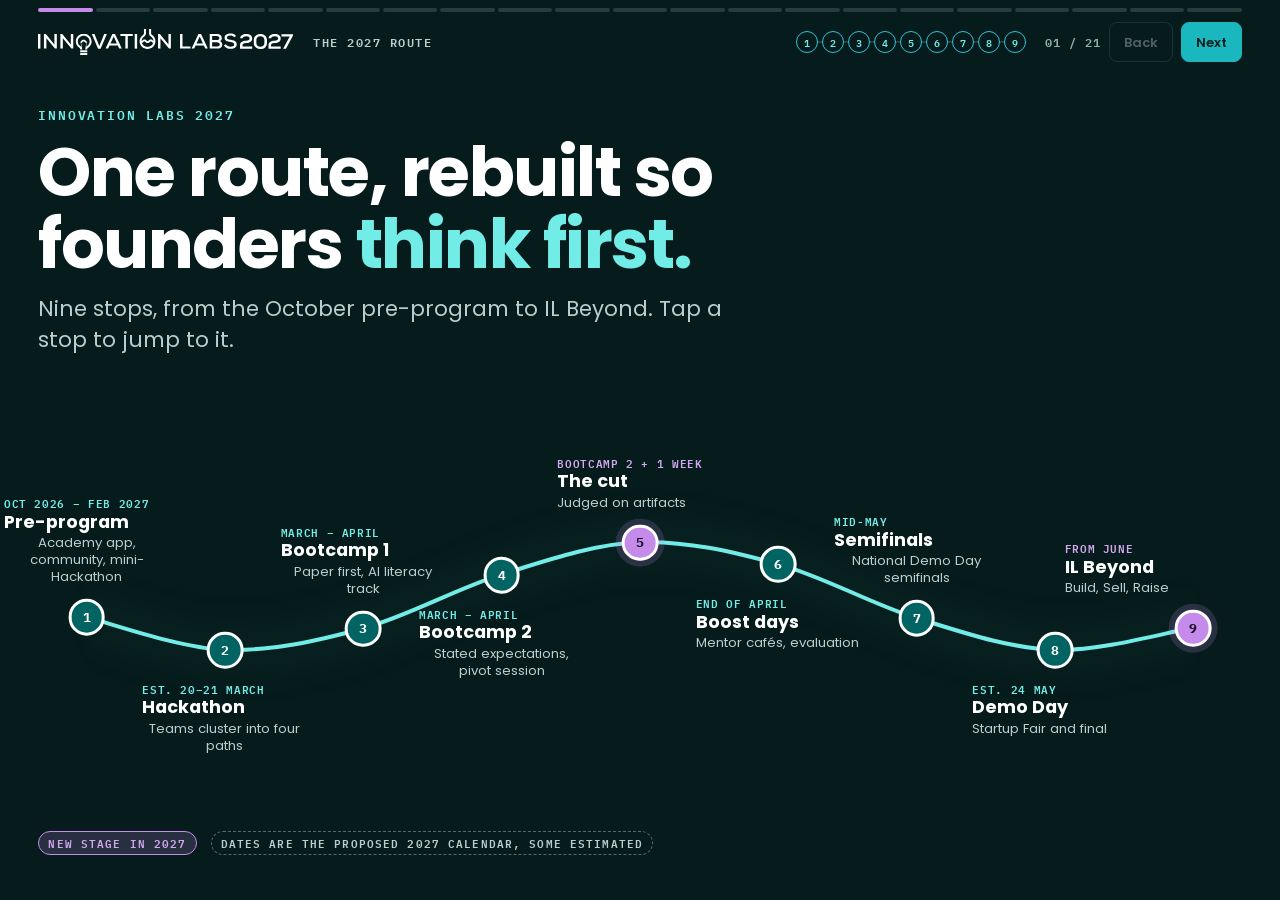
<file: generated-examples/presentation/index.html>
<!doctype html><html><head><meta charset=utf8><meta name=viewport content="width=device-width,initial-scale=1,viewport-fit=cover"><style>:root{color-scheme:light;box-sizing:border-box;padding-top:env(safe-area-inset-top,0px);padding-bottom:env(safe-area-inset-bottom,0px)}html{scroll-padding-top:env(safe-area-inset-top,0px)}body{margin:0;padding:0;font:14px -apple-system,BlinkMacSystemFont,sans-serif;background:#fff;color:#000}img{max-width:100%}[hidden]:not([hidden=until-found i]){display:none!important}</style></head><body>
<title>Innovation Labs 2027 Route Deck</title>
<link rel="preconnect" href="https://fonts.googleapis.com">
<link rel="stylesheet" href="https://fonts.googleapis.com/css2?family=Poppins:wght@400;500;600;700;800&family=IBM+Plex+Mono:wght@500;600&family=Caveat:wght@700&display=swap">
<style>
/* Layout: route-first phone-first deck. Slide 1 is the 2027 route; every later slide keeps its stop context
   in a mini-route in the top bar. Night theme (projected / phone-followed), purple accent.
   One fluid unit --u0: landscape follows the smaller viewport side, portrait follows width and slides scroll. */
:root{
  color-scheme:dark;
  --teal:#2BC4DB; --teal-deep:#016462; --teal-ink:#72ECE7; --bright:#72ECE7; --route:#72ECE7;
  --hero-a:#0B8F91; --hero-b:#073A39;
  --surface-page:#061B1B; --surface-alt:#0A2928; --surface:#0D3A39; --surface-tint:#0F4443; --surface-ink:#001A1C;
  --ink:#FFFFFF; --ink-muted:#B9CECE; --ink-subtle:#8FB1B2; --on-brand:#FFFFFF;
  --line:rgba(195,240,240,.16); --line-soft:rgba(195,240,240,.10); --line-control:rgba(195,240,240,.38);
  --action:#1AB7BE; --on-action:#04201F; --action-soft:rgba(43,196,219,.14);
  --ax:#C48BEA; --ax-ink:#D2A8EE; --ax-tint:rgba(149,75,188,.22); --ax-soft:rgba(196,139,234,.18); --ax-on:#1B0F26; --ax-deep:#954BBC;
  --lilac:#E8D2F5; --focus-ring:#C48BEA;
  --caution:#F2D58A; --caution-soft:rgba(160,120,20,.24);
  --viz-1:#2BC4DB; --viz-context:#3E6E6C;
  --grad-brand:linear-gradient(115deg,#0B8F91,#073A39);
  --mesh-night:radial-gradient(60% 55% at 15% 0%,rgba(11,143,145,.55) 0%,transparent 70%),radial-gradient(55% 60% at 100% 100%,rgba(7,58,57,.9) 0%,transparent 72%),#061B1B;
  --shadow-hover:0 10px 28px rgba(0,0,0,.40);
  --font:Poppins,system-ui,-apple-system,"Segoe UI",sans-serif;
  --mono:"IBM Plex Mono",ui-monospace,SFMono-Regular,Menlo,monospace;
  --hand:Caveat,"Segoe Print","Bradley Hand",cursive;
  --ease:cubic-bezier(.3,.1,.2,1);
}
*{box-sizing:border-box}
html,body{height:100%;overflow:hidden;background:var(--surface-page)}
body{
  --u0:clamp(7.5px,min(.8vw + 2px,1.75vh),15px);
  --gut:clamp(16px,3vw,44px);
  margin:0;color:var(--ink);font-family:var(--font);font-size:calc(var(--u0)*1.4);line-height:1.5;
  display:grid;grid-template-columns:1fr auto;grid-template-rows:auto auto 1fr;
  grid-template-areas:"prog prog" "bar ctl" "stage stage";
  -webkit-font-smoothing:antialiased;-webkit-tap-highlight-color:transparent;
}
@media (orientation:portrait){
  body{--u0:clamp(9px,2.55vw,12px);grid-template-columns:1fr;grid-template-rows:auto auto 1fr auto;grid-template-areas:"prog" "bar" "stage" "ctl"}
}
button{font:inherit;color:inherit;cursor:pointer}
a{color:inherit}
:focus-visible{outline:3px solid var(--focus-ring);outline-offset:2px;border-radius:6px}

/* ---------- top: progress, bar, controls ---------- */
.prog{grid-area:prog;display:flex;gap:3px;padding:8px var(--gut) 0}
.prog button{flex:1;height:4px;border:0;padding:0;border-radius:2px;background:var(--line)}
.prog button.done{background:var(--teal-deep)}
.prog button.cur{background:var(--ax)}
.bar{grid-area:bar;display:flex;align-items:center;gap:14px 20px;padding:10px 0 8px var(--gut);min-width:0}
.bar img{height:clamp(18px,calc(var(--u0)*2.2),28px);width:auto;flex:none}
.chap{font:600 calc(var(--u0)*1.02)/1.2 var(--mono);letter-spacing:.12em;text-transform:uppercase;color:var(--ink-muted);min-width:0;white-space:nowrap;overflow:hidden;text-overflow:ellipsis}
.mini{display:flex;align-items:center;margin-left:auto;flex:none;position:relative}
.mini::before{content:"";position:absolute;left:8px;right:8px;top:50%;height:2px;background:var(--line);transform:translateY(-50%)}
.mini button{position:relative;width:22px;height:22px;margin:0 2px;border-radius:50%;border:1.5px solid var(--line-control);background:var(--surface-page);color:var(--ink-subtle);font:600 10px/1 var(--mono);display:grid;place-items:center;padding:0;transition:background .2s,color .2s,transform .2s}
.mini button.on{background:var(--ax);border-color:var(--ax);color:var(--ax-on);transform:scale(1.12);box-shadow:0 0 0 3px var(--ax-soft)}
.mini.all button{border-color:var(--teal);color:var(--teal-ink)}
.ctl{grid-area:ctl;display:flex;align-items:center;gap:8px;padding:10px var(--gut) 8px 16px}
.count{font:600 calc(var(--u0)*1.02)/1 var(--mono);letter-spacing:.08em;color:var(--ink-subtle);min-width:4.5em;text-align:right;font-variant-numeric:tabular-nums}
.ctl button{min-height:40px;min-width:44px;padding:0 14px;border-radius:8px;border:1px solid var(--line-control);background:transparent;font:600 13px/1 var(--font)}
.ctl button#nx{background:var(--action);border-color:var(--action);color:var(--on-action)}
.ctl button:disabled{opacity:.3;cursor:default}
@media (orientation:portrait){
  .bar{padding-right:var(--gut);flex-wrap:wrap}
  .mini{margin-left:0;order:3;width:100%;justify-content:space-between}
  .mini button{width:24px;height:24px}
  .ctl{border-top:1px solid var(--line);padding:10px var(--gut) calc(10px + env(safe-area-inset-bottom,0px));background:var(--surface-page)}
  .ctl .count{margin-right:auto;text-align:left}
  .ctl button{min-height:46px;padding:0 20px}
}

/* ---------- stage and slides ---------- */
.stage{grid-area:stage;position:relative;min-height:0}
.slide{
  --k:1;--u:calc(var(--u0) * var(--k));
  position:absolute;inset:0;overflow-x:hidden;overflow-y:auto;font-size:calc(var(--u)*1.4);
  opacity:0;visibility:hidden;transform:translateX(14px);transition:opacity .32s var(--ease),transform .32s var(--ease),visibility 0s .32s;
}
.slide.on{opacity:1;visibility:visible;transform:none;transition:opacity .32s var(--ease),transform .32s var(--ease)}
.slide.back{transform:translateX(-14px)}
.in{min-height:100%;width:100%;max-width:calc(var(--u)*100 + 2*var(--gut));margin:0 auto;padding:calc(var(--u)*2) var(--gut) calc(var(--u)*2.6);display:flex;flex-direction:column;justify-content:center;gap:calc(var(--u)*2.2)}
.ground{background:var(--mesh-night)}
.ground.brand{background:var(--grad-brand)}
@media (orientation:portrait){.in{justify-content:flex-start;padding-top:calc(var(--u)*2.4)}}

.kick{font:600 calc(var(--u)*1.05)/1.2 var(--mono);letter-spacing:.14em;text-transform:uppercase;color:var(--teal-ink);margin:0}
.kick.ax{color:var(--ax-ink)}
.head{display:flex;flex-direction:column;gap:calc(var(--u)*1)}
h1,h2{margin:0;font-weight:700;letter-spacing:-.022em;line-height:1.06;text-wrap:balance;max-width:24ch}
h1{font-size:calc(var(--u)*5.6)}
h2{font-size:calc(var(--u)*4.2)}
h1 em,h2 em{font-style:normal;color:var(--teal-ink)}
h1 em.ax,h2 em.ax{color:var(--ax-ink)}
.ground.brand h1 em,.ground.brand h2 em{color:var(--bright)}
.lead{margin:0;font-size:calc(var(--u)*1.75);line-height:1.45;color:var(--ink-muted);max-width:56ch}
.note{margin:0;font-size:calc(var(--u)*1.15);line-height:1.45;color:var(--ink-subtle);max-width:80ch}
.meta{font:500 calc(var(--u)*.95)/1.35 var(--mono);letter-spacing:.06em;text-transform:uppercase;color:var(--ink-subtle)}
.chip{display:inline-flex;align-items:center;gap:6px;font:600 calc(var(--u)*.92)/1 var(--mono);letter-spacing:.1em;text-transform:uppercase;padding:5px 9px;border-radius:999px;border:1px solid var(--line-control);color:var(--ink-muted);white-space:nowrap}
.chip.ax{border-color:var(--ax);color:var(--ax-ink);background:var(--ax-soft)}
.chip.est{border-style:dashed}
.chip.warn{border-color:var(--caution);color:var(--caution);background:var(--caution-soft)}
.caution{display:flex;gap:12px;align-items:flex-start;background:var(--caution-soft);border-radius:12px;padding:calc(var(--u)*1.1) calc(var(--u)*1.4);font-size:calc(var(--u)*1.2);color:var(--ink)}
.caution b{font:600 calc(var(--u)*.92)/1.6 var(--mono);letter-spacing:.1em;text-transform:uppercase;color:var(--caution);flex:none}

/* cards and grids */
.grid{display:grid;gap:calc(var(--u)*1.1)}
.g2{grid-template-columns:repeat(2,minmax(0,1fr))}
.g3{grid-template-columns:repeat(3,minmax(0,1fr))}
.g4{grid-template-columns:repeat(4,minmax(0,1fr))}
.g5{grid-template-columns:repeat(5,minmax(0,1fr))}
.card{background:var(--surface);border:1px solid var(--line);border-radius:16px;padding:calc(var(--u)*1.5);min-width:0;display:flex;flex-direction:column;gap:calc(var(--u)*.6)}
.card h3{margin:0;font-size:calc(var(--u)*1.55);line-height:1.25;font-weight:700}
.card p{margin:0;font-size:calc(var(--u)*1.22);line-height:1.45;color:var(--ink-muted)}
.card.ai{background:var(--ax-tint);border-color:var(--ax)}
.card.ai h3{color:var(--ax-ink)}
.card.flat{background:transparent}
.card .meta{margin-top:auto;padding-top:calc(var(--u)*.4)}
.panel{background:var(--teal-deep);border-radius:22px;padding:calc(var(--u)*1.8) calc(var(--u)*2);color:var(--on-brand);display:flex;gap:calc(var(--u)*1.6);align-items:center;flex-wrap:wrap}
.panel p{margin:0;font-size:calc(var(--u)*1.55);line-height:1.4;font-weight:500;flex:1 1 30ch}
.panel .lbl{font:600 calc(var(--u)*.95)/1.3 var(--mono);letter-spacing:.12em;text-transform:uppercase;color:var(--lilac);flex:none}
.panel.ax{background:var(--ax-tint);border:1px solid var(--ax)}
.panel.ax .lbl{color:var(--ax-ink)}
@media (orientation:portrait){
  .g3,.g4,.g5{grid-template-columns:repeat(2,minmax(0,1fr))}
  .g2.stack,.g3.stack{grid-template-columns:1fr}
}
@media (orientation:portrait) and (max-width:430px){
  .g2,.g3,.g4,.g5{grid-template-columns:1fr}
}

/* lists */
.ticks{list-style:none;margin:0;padding:0;display:flex;flex-direction:column;gap:calc(var(--u)*.75)}
.ticks li{position:relative;padding-left:calc(var(--u)*1.6);font-size:calc(var(--u)*1.3);line-height:1.4;color:var(--ink-muted)}
.ticks li::before{content:"";position:absolute;left:0;top:.5em;width:calc(var(--u)*.6);height:calc(var(--u)*.6);border-radius:50%;background:var(--teal)}
.ticks li b{color:var(--ink);font-weight:600}
.ticks.fix li::before{background:transparent;border:2px solid var(--ax)}
.col-h{font:600 calc(var(--u)*1)/1.2 var(--mono);letter-spacing:.14em;text-transform:uppercase;margin:0 0 calc(var(--u)*1)}

/* stats */
.stat{display:flex;flex-direction:column;gap:calc(var(--u)*.5);min-width:0}
.num{font-size:calc(var(--u)*5);font-weight:800;line-height:1;letter-spacing:-.03em;color:var(--teal);font-variant-numeric:tabular-nums}
.num small{font-size:.45em;font-weight:700;color:var(--ink-muted);letter-spacing:0}
.num.hand{font-family:var(--hand);font-weight:700;color:var(--ax);letter-spacing:0}

/* steps */
.steps{display:grid;grid-template-columns:repeat(4,minmax(0,1fr));gap:calc(var(--u)*1.1);counter-reset:s}
.step{border-top:3px solid var(--teal);padding-top:calc(var(--u)*1.1);display:flex;flex-direction:column;gap:calc(var(--u)*.5);min-width:0}
.step .n{font:600 calc(var(--u)*1)/1 var(--mono);letter-spacing:.12em;color:var(--teal-ink)}
.step h3{margin:0;font-size:calc(var(--u)*1.8);line-height:1.15}
.step p{margin:0;color:var(--ink-muted);font-size:calc(var(--u)*1.25);line-height:1.45}
.step.ax{border-color:var(--ax)}
.step.ax .n,.step.ax h3{color:var(--ax-ink)}
@media (orientation:portrait){.steps{grid-template-columns:1fr 1fr}}
@media (orientation:portrait) and (max-width:430px){.steps{grid-template-columns:1fr}}

/* workflow strip */
.flow{display:flex;flex-wrap:wrap;gap:calc(var(--u)*.55);align-items:center}
.flow span{font-weight:600;font-size:calc(var(--u)*1.35);padding:calc(var(--u)*.55) calc(var(--u)*1.1);border-radius:999px;background:rgba(255,255,255,.08);border:1px solid rgba(255,255,255,.18)}
.flow span.ax{background:var(--ax);border-color:var(--ax);color:var(--ax-on)}
.flow i{font-style:normal;color:var(--ink-subtle)}
.flow.not span{background:transparent;border-style:dashed;color:var(--ink-subtle);text-decoration:line-through;text-decoration-thickness:2px}

/* table-like rows */
.rows{display:flex;flex-direction:column;border-top:1px solid var(--line)}
.row{display:grid;grid-template-columns:1.1fr 1.1fr 1.8fr;gap:calc(var(--u)*1.4);padding:calc(var(--u)*.85) 0;border-bottom:1px solid var(--line);align-items:baseline}
.row > *{min-width:0}
.row .b{font-weight:600;font-size:calc(var(--u)*1.3)}
.row .o{color:var(--ink-subtle);font-size:calc(var(--u)*1.18);text-decoration:line-through;text-decoration-color:rgba(185,206,206,.4)}
.row .a{font-size:calc(var(--u)*1.25);color:var(--ink)}
.row.h{border-bottom-color:var(--line-control)}
.row.h > *{font:600 calc(var(--u)*.92)/1.2 var(--mono);letter-spacing:.12em;text-transform:uppercase;color:var(--ink-subtle);text-decoration:none}
.row.h .a{color:var(--ax-ink)}
@media (orientation:portrait){
  .row{grid-template-columns:1fr;gap:4px}
  .row.h{display:none}
  .row .a::before{content:"2027 · ";font:600 .78em var(--mono);letter-spacing:.1em;color:var(--ax-ink)}
}

/* bars */
.bars{display:flex;flex-direction:column;gap:calc(var(--u)*1.4)}
.bgrp{display:grid;grid-template-columns:calc(var(--u)*13) 1fr;gap:calc(var(--u)*1.2);align-items:center}
.bgrp > .lab{font-weight:600;font-size:calc(var(--u)*1.3);line-height:1.25}
.bset{display:flex;flex-direction:column;gap:5px;min-width:0}
.br{display:flex;align-items:center;gap:10px;font-size:calc(var(--u)*1.1)}
.br .y{font:600 calc(var(--u)*.92)/1 var(--mono);color:var(--ink-subtle);width:4.6em;flex:none}
.br .fill{height:calc(var(--u)*1.55);border-radius:0 8px 8px 0;background:var(--viz-context);min-width:4px}
.br.c26 .fill{background:var(--viz-1)}
.br.c27 .fill{background:transparent;border:2px dashed var(--ax)}
.br .v{font-weight:700;font-variant-numeric:tabular-nums}
.br.c27 .v{color:var(--ax-ink)}
@media (orientation:portrait){.bgrp{grid-template-columns:1fr}}

/* timeline */
.tl{display:grid;grid-auto-flow:column;grid-auto-columns:minmax(0,1fr);gap:calc(var(--u)*1)}
.tl > div{border-top:2px solid var(--teal);padding-top:calc(var(--u)*.9);display:flex;flex-direction:column;gap:4px;min-width:0}
.tl > div.ax{border-top:2px dashed var(--ax)}
.tl .when{font:600 calc(var(--u)*.95)/1.2 var(--mono);letter-spacing:.08em;text-transform:uppercase;color:var(--teal-ink)}
.tl .ax .when{color:var(--ax-ink)}
.tl b{font-size:calc(var(--u)*1.4);line-height:1.25}
.tl p{margin:0;font-size:calc(var(--u)*1.18);color:var(--ink-muted);line-height:1.4}
@media (orientation:portrait){.tl{grid-auto-flow:row}}

/* split */
.split{display:grid;grid-template-columns:1fr 1.2fr;gap:calc(var(--u)*3);align-items:start}
.split > *{min-width:0}
@media (orientation:portrait){.split{grid-template-columns:1fr;gap:calc(var(--u)*2.2)}}

/* decorative brand element */
.deco{position:absolute;pointer-events:none;user-select:none;z-index:0}
.slide .in{position:relative;z-index:1}
.deco.bulb{right:calc(var(--gut) * .4);bottom:0;height:min(78%,calc(var(--u)*52));opacity:.55}
.deco.hour{right:var(--gut);top:12%;height:min(60%,calc(var(--u)*38));opacity:.5}
.deco.real{right:var(--gut);bottom:calc(var(--u)*2);width:min(22%,calc(var(--u)*20));opacity:.9}
@media (orientation:portrait){
  .deco.bulb{height:calc(var(--u)*26);opacity:.28}
  .deco.hour{display:none}
  .deco.real{position:static;width:calc(var(--u)*16);align-self:flex-start}
}

/* ---------- route (slide 1) ---------- */
.route-h{position:relative;height:calc(var(--u)*34);margin-top:calc(var(--u)*.5)}
.route-h svg{position:absolute;inset:0;width:100%;height:100%;overflow:visible}
.route-h path{fill:none;stroke:var(--route);stroke-width:4;stroke-linecap:round;filter:drop-shadow(0 0 6px rgba(114,236,231,.35))}
.stop{position:absolute;transform:translate(-50%,-50%);width:0;height:0}
.disc{position:absolute;left:0;top:0;transform:translate(-50%,-50%);width:calc(var(--u)*3);height:calc(var(--u)*3);min-width:30px;min-height:30px;border-radius:50%;background:var(--teal-deep);border:3px solid #fff;color:#fff;font:700 calc(var(--u)*1.1)/1 var(--mono);display:grid;place-items:center;padding:0;transition:transform .2s}
.stop.new .disc{background:var(--ax);color:var(--ax-on);box-shadow:0 0 0 6px var(--ax-soft)}
.disc:hover{transform:translate(-50%,-50%) scale(1.12)}
.rlbl{position:absolute;left:0;width:calc(var(--u)*13.5);transform:translateX(-50%);text-align:center;display:flex;flex-direction:column;gap:2px;cursor:pointer;background:none;border:0;padding:0;color:inherit}
.stop.up .rlbl{bottom:calc(var(--u)*2.6)}
.stop.dn .rlbl{top:calc(var(--u)*2.6)}
.rlbl .w{font:600 calc(var(--u)*.88)/1.25 var(--mono);letter-spacing:.06em;text-transform:uppercase;color:var(--teal-ink)}
.stop.new .rlbl .w{color:var(--ax-ink)}
.rlbl .t{font-weight:700;font-size:calc(var(--u)*1.45);line-height:1.15}
.rlbl .d{font-size:calc(var(--u)*1.08);line-height:1.3;color:var(--ink-muted)}
.stop:first-child .rlbl{transform:translateX(-22%)}
.stop:last-child .rlbl{transform:translateX(-78%)}
.route-v{display:none;list-style:none;margin:0;padding:0;position:relative}
.route-v::before{content:"";position:absolute;left:15px;top:16px;bottom:16px;width:3px;background:var(--route);border-radius:2px;opacity:.8}
.route-v li button{display:grid;grid-template-columns:32px 1fr;gap:14px;align-items:start;width:100%;text-align:left;background:none;border:0;padding:8px 0;color:inherit}
.route-v .vd{width:32px;height:32px;border-radius:50%;background:var(--teal-deep);border:3px solid #fff;font:700 12px/1 var(--mono);display:grid;place-items:center;position:relative}
.route-v .new .vd{background:var(--ax);color:var(--ax-on)}
.route-v .vt{display:flex;flex-direction:column;gap:1px;min-width:0}
.route-v .vt .w{font:600 11px/1.3 var(--mono);letter-spacing:.06em;text-transform:uppercase;color:var(--teal-ink)}
.route-v .new .vt .w{color:var(--ax-ink)}
.route-v .vt .t{font-weight:700;font-size:16px;line-height:1.2}
.route-v .vt .d{font-size:13px;color:var(--ink-muted);line-height:1.35}
@media (orientation:portrait){.route-h{display:none}.route-v{display:block}}
.legend{display:flex;flex-wrap:wrap;gap:8px 14px;align-items:center}

@media (prefers-reduced-motion:reduce){
  .slide,.slide.on{transition:none;transform:none}
  .mini button,.disc{transition:none}
}
</style>

<div class="prog" id="prog" aria-label="Slides"></div>
<div class="bar">
  <img src="assets/logo_white_2027.svg" alt="Innovation Labs 2027">
  <span class="chap" id="chap"></span>
  <nav class="mini" id="mini" aria-label="Route stops"></nav>
</div>
<div class="ctl">
  <span class="count" id="count"></span>
  <button id="pv" aria-label="Previous slide">Back</button>
  <button id="nx" aria-label="Next slide">Next</button>
</div>

<main class="stage" id="stage">

<!-- 1 · route -->
<section class="slide" data-chap="The 2027 route" data-stops="all">
  <div class="in">
    <div class="head">
      <p class="kick">Innovation Labs 2027</p>
      <h1>One route, rebuilt so founders <em>think first.</em></h1>
      <p class="lead">Nine stops, from the October pre-program to IL Beyond. Tap a stop to jump to it.</p>
    </div>
    <div class="route-h" id="routeH" aria-hidden="false"></div>
    <ol class="route-v" id="routeV"></ol>
    <div class="legend">
      <span class="chip ax">New stage in 2027</span>
      <span class="chip est">Dates are the proposed 2027 calendar, some estimated</span>
    </div>
  </div>
</section>

<!-- 2 · what 2026 told us -->
<section class="slide" data-chap="Looking back · 2026 cohort" data-stops="">
  <div class="in">
    <div class="head">
      <p class="kick">What 2026 told us</p>
      <h2>The program works. <em>Teams told us where it breaks.</em></h2>
    </div>
    <div class="grid g2 stack">
      <div class="card flat">
        <p class="col-h" style="color:var(--teal-ink)">Keep and protect</p>
        <ul class="ticks">
          <li><b>Networking and community</b> are the main value teams take away.</li>
          <li><b>Bootcamp 1 and the Pitch Prep Workshop</b> are the highest-rated formats.</li>
          <li><b>Pre-recorded theory</b> worked: teams watched at their own pace and brought questions.</li>
          <li><b>Outcomes after the program:</b> investor inbound, ongoing mentor relationships.</li>
        </ul>
      </div>
      <div class="card flat">
        <p class="col-h" style="color:var(--ax-ink)">Fix in 2027</p>
        <ul class="ticks fix">
          <li><b>Hardware teams</b> are underserved by a software-biased mentor pool.</li>
          <li><b>Mentor advice contradicts itself</b>, with no way to reconcile it.</li>
          <li><b>Three weekends in a row</b> for Hackathon, Bootcamp 1 and Bootcamp 2.</li>
          <li><b>Deliverables</b> uploaded, promised a review, never answered.</li>
          <li><b>Hybrid and online formats</b> lose the online audience and break continuity.</li>
          <li><b>Travel burden</b> falls on non-Bucharest teams.</li>
        </ul>
      </div>
    </div>
    <p class="meta">Source · 2026 cohort interviews. Coachability concerns come from direct observation, not transcripts.</p>
  </div>
</section>

<!-- 3 · the pattern -->
<section class="slide" data-chap="Why 2027 changes" data-stops="">
  <div class="in">
    <div class="head">
      <p class="kick">The pattern</p>
      <h2>Polished output. <em>Less thinking underneath.</em></h2>
      <p class="lead">Founders are offloading the thinking step, not only the writing: the interviews, the competitive analysis, the pitch narrative.</p>
    </div>
    <div class="grid g3">
      <div class="card">
        <div class="stat"><span class="num">83%</span></div>
        <p>of ChatGPT users in the study could not quote a sentence from the essay they had just written.</p>
        <span class="meta">MIT Media Lab, 2025 · 54 participants · preprint under review</span>
      </div>
      <div class="card">
        <div class="stat"><span class="num">666</span></div>
        <p>participants: frequent AI use correlated with lower critical thinking. Younger participants were more dependent.</p>
        <span class="meta">Gerlich, Societies, 2025 · correlational</span>
      </div>
      <div class="card">
        <div class="stat"><span class="num hand">our teams</span></div>
        <p>Fluent, competent-sounding pitches and interviews, with less ownership of the reasoning when pushed live.</p>
        <span class="meta">Direct observation · 2026 cohort</span>
      </div>
    </div>
    <p class="note">The research is recent and partly correlational. That is why the program does not rest on it alone and measures the effect on its own teams.</p>
  </div>
</section>

<!-- 4 · the bet -->
<section class="slide ground brand" data-chap="The bet" data-stops="">
  <img class="deco bulb" src="assets/bulb-mesh.svg" alt="">
  <div class="in">
    <div class="head">
      <p class="kick" style="color:var(--lilac)">The bet for 2027</p>
      <h1>Think first. <em>Use AI as a challenger.</em></h1>
      <p class="lead" style="color:#E6F7F7">Not banned. Not a ghostwriter. AI enters once a founder has an original version, to argue with it.</p>
    </div>
    <div class="head" style="gap:calc(var(--u)*.9)">
      <p class="meta" style="color:#D3EEEE">By the end of the program, a founder works like this</p>
      <div class="flow">
        <span>Observe</span><i>→</i><span>Think</span><i>→</i><span>Sketch</span><i>→</i><span>Discuss</span><i>→</i><span>Build</span><i>→</i><span class="ax">Challenge with AI</span><i>→</i><span>Synthesize</span><i>→</i><span>Decide</span>
      </div>
      <div class="flow not" aria-label="Not: prompt, copy, present">
        <span>Prompt</span><i>→</i><span>Copy</span><i>→</i><span>Present</span>
      </div>
    </div>
    <div><span class="chip ax" style="background:rgba(27,15,38,.35)">Hypothesis · tested on our own teams in 2027</span></div>
  </div>
</section>

<!-- 5 · four stages -->
<section class="slide" data-chap="The learning sequence" data-stops="3,4">
  <div class="in">
    <div class="head">
      <p class="kick">The learning sequence</p>
      <h2>Four stages, <em>in this order.</em></h2>
      <p class="lead">Applied inside blocks we already run, not added as new time.</p>
    </div>
    <div class="steps">
      <div class="step"><span class="n">01</span><h3>Think in analog</h3><p>Write, sketch and map assumptions on paper before any assistance.</p></div>
      <div class="step"><span class="n">02</span><h3>Think together</h3><p>Present unfinished work to peers and defend the reasoning out loud.</p></div>
      <div class="step ax"><span class="n">03</span><h3>Challenge with AI</h3><p>Only now. AI tests assumptions, finds blind spots and argues back.</p></div>
      <div class="step"><span class="n">04</span><h3>Human synthesis</h3><p>The founder makes the call. The output stays human-authored.</p></div>
    </div>
    <div class="grid g2">
      <div class="card ai"><h3>AI is</h3><p>a challenger, a critic, a devil's advocate, a reviewer, a stress tester, a debate partner.</p></div>
      <div class="card"><h3>AI is not</h3><p>the founder, the product manager, the storyteller, the strategist.</p></div>
    </div>
  </div>
</section>

<!-- 6 · evidence -->
<section class="slide" data-chap="The evidence" data-stops="3,4">
  <div class="in">
    <div class="head">
      <p class="kick">The evidence</p>
      <h2>A reasoned bet. <em>Not a proof.</em></h2>
    </div>
    <div class="grid g3">
      <div class="card">
        <span class="chip">Mechanism · plausible</span>
        <h3>Writing by hand forces synthesis</h3>
        <p>Longhand note-takers beat laptop note-takers on concepts, but a 2019 replication did not hold consistently. Embodied-cognition findings are robust, but about young children.</p>
      </div>
      <div class="card">
        <span class="chip">Adult precedent · direct</span>
        <h3>Already a professional method</h3>
        <p>The GV Design Sprint starts with individual paper sketching (Crazy 8s), and it is already in our Module 2 deck. The Socratic seminar maps onto pitch Q&amp;A.</p>
      </div>
      <div class="card">
        <span class="chip">Context · not proof</span>
        <h3>Why this cohort is exposed</h3>
        <p>Haidt, Sweden's return to printed books and a screen-time study explain the generation. A review of school phone bans found that evidence weak and inconclusive.</p>
      </div>
    </div>
    <div class="panel ax">
      <span class="lbl">How we settle it</span>
      <p>The share of teams whose deliverable quality improves from Bootcamp 1 to Bootcamp 2, read alongside each team's AI-use log.</p>
    </div>
  </div>
</section>

<!-- 7 · stop 1 pre-program -->
<section class="slide" data-chap="Stop 1 · Pre-program" data-stops="1">
  <div class="in">
    <div class="head">
      <p class="kick">Stop 1 · Pre-program</p>
      <h2>Recruitment starts <em>in October.</em></h2>
      <p class="lead">For new candidate teams, and for 2026 Hackathon teams that did not make the program.</p>
    </div>
    <div class="tl">
      <div><span class="when">Oct 2026 – Feb 2027</span><b>Pre-recruitment</b><p>Community buildup, partner alignment.</p></div>
      <div><span class="when">24–25 Oct 2026</span><b>Mini-Hackathon</b><p>Bucharest, with SiSC.</p></div>
      <div><span class="when">Nov 2026</span><b>AI Validation Bootcamp</b><p>Bucharest, with LSAC.</p></div>
    </div>
    <div class="grid g4">
      <div class="card ai"><h3>iLabs.ro Academy</h3><p>An idea-validation journey in the app: content, games, deliverables with mentor feedback.</p></div>
      <div class="card"><h3>WhatsApp community</h3><p>Guides teams through their first deliverables.</p><span class="chip warn" style="align-self:flex-start;margin-top:auto">Needs an owner</span></div>
      <div class="card"><h3>Industry deep dives</h3><p>An expert lays out an industry's real problems; teams test ideas against them.</p></div>
      <div class="card"><h3>Idea selection support</h3><p>Route teams to B2C or B2B on purpose, including unglamorous industries.</p></div>
    </div>
  </div>
</section>

<!-- 8 · stop 2 hackathon -->
<section class="slide" data-chap="Stop 2 · Hackathon" data-stops="2">
  <div class="in">
    <div class="head">
      <p class="kick">Stop 2 · Hackathon · est. 20–21 March</p>
      <h2>Sort teams early. <em>Give each a two-week path.</em></h2>
    </div>
    <div class="grid g4">
      <div class="card"><span class="meta">Cluster A</span><h3>Any traction</h3></div>
      <div class="card"><span class="meta">Cluster B</span><h3>High potential overall</h3></div>
      <div class="card"><span class="meta">Cluster C</span><h3>Strong team</h3><p>Needs a pivot within two weeks.</p></div>
      <div class="card"><span class="meta">Cluster D</span><h3>Strong idea</h3><p>Needs qualified people added within two weeks.</p></div>
    </div>
    <ul class="ticks">
      <li><b>New deliverable:</b> articulate the problem, plus competitive research, in place of the Lean Model Canvas.</li>
      <li><b>Separate criteria</b> for B2C, B2B, software and hardware. One rubric is part of why hardware teams were underserved.</li>
      <li><b>Mentors register interest</b> in going hands-on with a team before selection is final.</li>
      <li><b>Teams not admitted</b> are flagged as candidates for next year, not dropped silently.</li>
    </ul>
  </div>
</section>

<!-- 9 · stop 3 paper first -->
<section class="slide" data-chap="Stops 3–4 · Bootcamps" data-stops="3,4">
  <div class="in">
    <div class="head">
      <p class="kick">Stops 3–4 · Bootcamps</p>
      <h2>Paper first, <em>in blocks we already run.</em></h2>
    </div>
    <div class="rows">
      <div class="row h"><span>Block</span><span class="o">Today</span><span class="a">2027 analog step</span></div>
      <div class="row"><span class="b">Mock interviews</span><span class="o">Logged digitally</span><span class="a">Phones away, paper notes, affinity map on a wall after</span></div>
      <div class="row"><span class="b">Persona building</span><span class="o">Docs, likely AI-assisted</span><span class="a">Hand-filled card from real interview quotes</span></div>
      <div class="row"><span class="b">Value-prop canvas</span><span class="o">Digital canvas</span><span class="a">Filled in physically, typed up after</span></div>
      <div class="row"><span class="b">Pitch workshop</span><span class="o">Script AI-drafted from the start</span><span class="a">Handwritten draft, one message per index card</span></div>
      <div class="row"><span class="b">Pitch Q&amp;A</span><span class="o">Scripted answers</span><span class="a">Live, unscripted drilling with mentors, no notes</span></div>
      <div class="row"><span class="b">Early ideation</span><span class="o">Straight to digital</span><span class="a">Crazy 8s paper round before group work</span></div>
    </div>
    <p class="note">More on the list: a competitor war wall, paper prototyping, journey mapping on butcher paper, a hardware makerspace hour. Which to pilot first is still open.</p>
  </div>
</section>

<!-- 10 · stop 3 AI literacy -->
<section class="slide" data-chap="Stop 3 · Bootcamp 1" data-stops="3">
  <div class="in">
    <div class="head">
      <p class="kick ax">Stop 3 · AI literacy and curation track</p>
      <h2>Rank it. Source it. <em class="ax">Then challenge it.</em></h2>
    </div>
    <div class="grid g4">
      <div class="card"><h3>Deliverable ranking</h3><p>Three anonymised 2026 deliverables, strong to weak. Teams rank them and justify.</p></div>
      <div class="card"><h3>Competitive analysis exam</h3><p>Every data point needs a source. Unsourced research is invalid.</p></div>
      <div class="card ai"><h3>Master prompt</h3><p>One per team: it challenges ideas, asks for sources and lists assumptions.</p></div>
      <div class="card"><h3>Deck cross-review</h3><p>Teams answer questions about a pitch deck they did not write.</p></div>
    </div>
    <div class="panel">
      <span class="lbl">The integrity line</span>
      <p>AI-fabricated interviews and competitors don't count. Real people and real sources, or the deliverable is invalid.</p>
    </div>
    <p class="note">Every submission adds the same AI-use log: what we planned, what we did, what surprised us, what we changed, what we asked AI, what we verified.</p>
  </div>
</section>

<!-- 11 · challenger skills -->
<section class="slide" data-chap="Challenger skills" data-stops="3,4,9">
  <div class="in">
    <div class="head">
      <p class="kick ax">Challenger skills</p>
      <h2>Tools that argue back, <em class="ax">not tools that write.</em></h2>
    </div>
    <div class="grid g5">
      <div class="card ai"><span class="meta" style="color:var(--ax-ink)">mom-test-interrogator</span><h3>"Is this question leading the witness?"</h3></div>
      <div class="card ai"><span class="meta" style="color:var(--ax-ink)">red-team-my-pitch</span><h3>"Where does this pitch go vague on value?"</h3></div>
      <div class="card ai"><span class="meta" style="color:var(--ax-ink)">blind-spot-competitor-hunt</span><h3>"What's the do-nothing threat I'm missing?"</h3></div>
      <div class="card ai"><span class="meta" style="color:var(--ax-ink)">assumption-stress-test</span><h3>"Is this testable, or unfalsifiable as written?"</h3></div>
      <div class="card ai"><span class="meta" style="color:var(--ax-ink)">juror-simulator</span><h3>"What will a juror hit me with?"</h3></div>
    </div>
    <div class="grid g2 stack">
      <div class="card flat"><h3>Mentors co-author the rubric</h3><p>One shared standard, checked the same way for every team. That is the fix for contradictory advice.</p></div>
      <div class="card flat"><h3>Output is a prompt, not a grade</h3><p>Teams could learn to satisfy a rubric mechanically. Results feed the mentor session, never a pass or fail gate.</p></div>
    </div>
  </div>
</section>

<!-- 12 · mentors -->
<section class="slide" data-chap="Mentors and coaches" data-stops="2,3,4">
  <div class="in">
    <div class="head">
      <p class="kick">Mentors and coaches</p>
      <h2>The coach layer scaled. <em>The mentor layer is next.</em></h2>
    </div>
    <div class="split">
      <div class="grid" style="gap:calc(var(--u)*1.6)">
        <div class="stat"><span class="num">9 → 18</span><p class="note" style="color:var(--ink-muted)">coaches, 2025 to 2026. Half are IL alumni.</p></div>
        <div class="stat"><span class="num">280 → 221</span><p class="note" style="color:var(--ink-muted)">mentors, down 21% after regional NGO partnerships ended.</p></div>
        <div class="stat"><span class="num">~53 <small>hours</small></span><p class="note" style="color:var(--ink-muted)">of mentoring per team in 2026.</p></div>
        <span class="meta">IL26 report · mentor retro, 7 July 2026</span>
      </div>
      <div class="card">
        <p class="col-h" style="color:var(--ax-ink)">Proposed for 2027</p>
        <ul class="ticks">
          <li><b>Hands-on mentors, 2–3 per team:</b> one business, one tech.</li>
          <li><b>PODS:</b> 3–5 teams, a facilitator and 2–3 mentors, weekly for the whole program.</li>
          <li><b>A vetted mentor core,</b> admitted after a 30-minute conversation.</li>
          <li><b>Hands-on mentors evaluate deliverables,</b> not only advise.</li>
          <li><b>A way to fix a bad pairing</b> instead of enduring it.</li>
          <li><b>Weekly coach checkpoint</b> with a short form the core team can read.</li>
        </ul>
      </div>
    </div>
  </div>
</section>

<!-- 13 · stop 4 bootcamp 2 -->
<section class="slide" data-chap="Stop 4 · Bootcamp 2" data-stops="4">
  <div class="in">
    <div class="head">
      <p class="kick">Stop 4 · Bootcamp 2</p>
      <h2>Keep the brutal feedback. <em>Add private coaching beside it.</em></h2>
    </div>
    <div class="tl">
      <div><span class="when">Before</span><b>Prepare and expect</b><p>Office hours, online mentoring, Back to Fundamentals moved here. Expectations sent in advance.</p></div>
      <div><span class="when">During</span><b>Absorb and pivot</b><p>A working session to internalise feedback, with coaches. Pivot decision cards against the triggers list.</p></div>
      <div class="ax"><span class="when">After</span><b>Say who is at risk</b><p>A shortlist of at-risk teams, with expectations stated explicitly.</p></div>
    </div>
    <div class="panel">
      <span class="lbl">Decision</span>
      <p>Group feedback stays public and unsoftened. Private 1:1 coaching runs next to it for the self-awareness work a room can't do.</p>
    </div>
    <p class="note">Coachability also becomes a selection criterion and a stated value. Private coaching is only feasible once the cohort drops to about 25 teams.</p>
  </div>
</section>

<!-- 14 · stop 5 sizing -->
<section class="slide" data-chap="Stop 5 · Cohort size" data-stops="5">
  <div class="in">
    <div class="head">
      <p class="kick">Stop 5 · Cohort size</p>
      <h2>Half the intake. <em>The same number of finalists.</em></h2>
    </div>
    <div class="bars" id="bars" role="img" aria-label="Teams accepted, at semifinals and at Demo Day: 2025, 2026 and 2027 estimate"></div>
    <div class="legend">
      <span class="chip"><span style="width:10px;height:10px;border-radius:2px;background:var(--viz-context)"></span>2025</span>
      <span class="chip"><span style="width:10px;height:10px;border-radius:2px;background:var(--viz-1)"></span>2026</span>
      <span class="chip ax est">2027 estimate</span>
    </div>
    <p class="note">Mentoring hours per team grow as the cohort shrinks: about 53 hours per team in 2026. Source · team funnel table, 2025–2027.</p>
  </div>
</section>

<!-- 15 · stop 5 the cut -->
<section class="slide" data-chap="Stop 5 · The cut" data-stops="5">
  <div class="in">
    <div class="head">
      <p class="kick ax">Stop 5 · New in 2027</p>
      <h2>Cut after Bootcamp 2, <em class="ax">plus one week.</em></h2>
      <p class="lead">The buffer week measures whether a team applied the feedback, not where it stood on the day.</p>
    </div>
    <div class="tl">
      <div><span class="when">Bootcamp 2</span><b>Feedback lands</b></div>
      <div><span class="when">Same day</span><b>At-risk shortlist</b><p>Expectations stated.</p></div>
      <div><span class="when">One week</span><b>Apply the feedback</b></div>
      <div class="ax"><span class="when">Then</span><b>The cut</b><p>Judged on artifacts, with four rubrics.</p></div>
    </div>
    <div class="grid g2 stack">
      <div class="card flat"><h3>Not the only exit</h3><p>Low-quality deliverables two weeks running means out. Teams admitted on potential get a checkpoint two weeks after the Hackathon.</p></div>
      <div class="caution"><b>Check first</b><span>The read that weaker teams skew non-Bucharest. Only 15 of 41 teams came from outside Bucharest, and travel burden may explain it.</span></div>
    </div>
  </div>
</section>

<!-- 16 · stops 6-8 on stage -->
<section class="slide" data-chap="Stops 6–8 · On stage" data-stops="6,7,8">
  <div class="in">
    <div class="head">
      <p class="kick">Stops 6–8 · Boost days to Demo Day</p>
      <h2>Every pitch shows <em>what changed since the last one.</em></h2>
      <p class="lead">Program pitches get a theme or a progress focus, so teams optimise the right thing at each stage.</p>
    </div>
    <div class="tl">
      <div><span class="when">End of April</span><b>Boost days and mentor cafés</b><p>Teams evaluated.</p></div>
      <div><span class="when">Mid-May</span><b>National semifinals</b><p>Teams evaluated.</p></div>
      <div><span class="when">End of May · est. 24 May</span><b>Startup Fair and Demo Day final</b><p>Recognition awards stay on this stage.</p></div>
    </div>
    <div class="grid g2 stack">
      <div class="card flat"><h3>An analog round on stage</h3><p>At least one round with printed boards or props instead of slides, even if judges join remotely.</p></div>
      <div class="card flat"><h3>Why it matters</h3><p>In 2026, teams found an in-person Boost Day followed by online semifinals backwards.</p></div>
    </div>
  </div>
</section>

<!-- 17 · stop 9 IL Beyond -->
<section class="slide ground" data-chap="Stop 9 · IL Beyond" data-stops="9">
  <img class="deco hour" src="assets/hourglass-bulb.svg" alt="">
  <div class="in">
    <div class="head">
      <p class="kick ax">Stop 9 · IL Beyond · new</p>
      <h2>From finalist to fundable. <em class="ax">A slope, not a cliff.</em></h2>
      <p class="lead">Support used to stop at graduation, exactly when teams needed it most. IL Beyond is open to this year's graduates and alumni from any year.</p>
    </div>
    <div class="grid g3" style="max-width:calc(var(--u)*82)">
      <div class="card"><span class="meta">S1 · Jul–Sep · 6 teams</span><h3>Build</h3><p>Product-market fit and a defined technical moat.</p></div>
      <div class="card"><span class="meta">S2 · Oct–Dec · 3–4 teams</span><h3>Sell</h3><p>Incorporate, sign commercial contracts, prepare the round.</p></div>
      <div class="card ai"><span class="meta" style="color:var(--ax-ink)">S3 · Jan–Feb · 2 teams</span><h3>Raise</h3><p>From signed term sheet to money in the bank.</p></div>
    </div>
    <div class="grid g2" style="max-width:calc(var(--u)*82)">
      <div class="stat"><span class="num">2</span><p class="note" style="color:var(--ink-muted)">companies sign a term sheet for a EUR 300k–500k pre-seed round.</p></div>
      <div class="stat"><span class="num">1</span><p class="note" style="color:var(--ink-muted)">company completes an investment with EGV or another pre-seed investor.</p></div>
    </div>
  </div>
</section>

<!-- 18 · stop 9 EGV prize -->
<section class="slide" data-chap="Stop 9 · IL Beyond" data-stops="9">
  <div class="in">
    <div class="head">
      <p class="kick">Stop 9 · Investment</p>
      <h2>The investment prize moves <em>to the end of IL Beyond.</em></h2>
    </div>
    <div class="split">
      <div class="grid" style="gap:calc(var(--u)*1.2)">
        <div class="card flat"><h3>Why</h3><p>A EUR 500,000 ticket on Demo Day night goes to a team that is usually not incorporated and has no repeatable sales. In 2026 the prize was not awarded on stage.</p></div>
        <div class="card flat"><h3>What Demo Day keeps</h3><p>Grand Prize, Best Emerging Start-up, Best Product and Public Vote.</p></div>
        <div class="caution"><b>Needs</b><span>EGV's agreement to reposition the prize.</span></div>
      </div>
      <div class="card">
        <p class="col-h" style="color:var(--ax-ink)">Proposed budget per team</p>
        <div class="stat"><span class="num">€38,800 <small>max</small></span></div>
        <div class="rows">
          <div class="row" style="grid-template-columns:1fr auto"><span class="b">S1 Build · stipend and ops, 3 months</span><span class="a">€8,400</span></div>
          <div class="row" style="grid-template-columns:1fr auto"><span class="b">S2 Sell · stipend, ops, legal setup</span><span class="a">€10,400</span></div>
          <div class="row" style="grid-template-columns:1fr auto"><span class="b">S3 Raise · IL angel bridge</span><span class="a">€20,000</span></div>
        </div>
        <p class="note">The bridge sits alongside third-party money, never instead of it. Full 6 → 4 → 2 funnel: €190,480 including €40,000 from angels.</p>
      </div>
    </div>
  </div>
</section>

<!-- 19 · partnerships -->
<section class="slide" data-chap="Partnerships" data-stops="">
  <div class="in">
    <div class="head">
      <p class="kick">Partnerships</p>
      <h2>Co-builders, <em>not logo sponsors.</em></h2>
    </div>
    <div class="split">
      <div class="grid" style="gap:calc(var(--u)*1.6)">
        <div class="stat"><span class="num">20</span><p class="note" style="color:var(--ink-muted)">partner companies in 2026.</p></div>
        <div class="stat"><span class="num">12</span><p class="note" style="color:var(--ink-muted)">of them with us for four years or more.</p></div>
        <span class="meta">The drop from 25+ came from winding down seven small regional partners</span>
      </div>
      <ul class="ticks">
        <li><b>PPC Romania joins as a main partner</b> with a dedicated Energy track, piloted through an AI Validation Bootcamp in November.</li>
        <li><b>Open challenges become readiness-gated:</b> only with an internal owner, usable data and a real budget. 2026 ran zero.</li>
        <li><b>Always-on partner value through AILabsRO:</b> year-round presence, branded scholarships, partner-led challenges.</li>
        <li><b>Fundraising stays centralized in Bucharest,</b> with multi-year anchor commitments. EU funds supplement, never carry.</li>
      </ul>
    </div>
  </div>
</section>

<!-- 20 · decisions -->
<section class="slide" data-chap="What we decide next" data-stops="">
  <img class="deco real" src="assets/make-it-real.svg" alt="">
  <div class="in">
    <div class="head">
      <p class="kick">What we decide next</p>
      <h2>Ten calls <em>to make it real.</em></h2>
    </div>
    <div class="grid g2" style="max-width:calc(var(--u)*76)">
      <ul class="ticks fix">
        <li><b>Travel burden vs. the Hub downgrade:</b> stipend, hybrid or clustered scheduling.</li>
        <li><b>Cut criteria</b> and the four rubrics: B2C, B2B, software, hardware.</li>
        <li><b>Integrity rule</b> for AI-assisted research and interviews.</li>
        <li><b>Juror code of conduct</b> and a safeguarding reporting channel.</li>
        <li><b>Which analog exercises</b> to pilot first, and where.</li>
      </ul>
      <ul class="ticks fix">
        <li><b>Challenger skills build order.</b> red-team-my-pitch looks fastest.</li>
        <li><b>Private coaching:</b> who, how many hours, at about 25 teams.</li>
        <li><b>An owner</b> for the WhatsApp community.</li>
        <li><b>A name</b> for the analog initiative. Not "Unplugged".</li>
        <li><b>Validate IL Beyond Stage 3</b> with angels and VCs.</li>
      </ul>
    </div>
  </div>
</section>

<!-- 21 · close -->
<section class="slide ground brand" data-chap="Innovation Labs 2027" data-stops="all">
  <div class="in">
    <div class="head">
      <p class="kick" style="color:var(--lilac)">The hidden curriculum</p>
      <h1>Founders whose thinking gets stronger <em>because of AI.</em></h1>
      <p class="lead" style="color:#E6F7F7">Not the ones who prompt fastest. The ones whose thinking is worth amplifying. Bootcamp 1 to Bootcamp 2 will tell us if the bet holds.</p>
    </div>
    <div style="display:flex;gap:12px;flex-wrap:wrap;align-items:center">
      <button class="restart" id="restart" style="min-height:46px;padding:0 20px;border-radius:8px;border:0;background:#fff;color:var(--teal-deep);font-weight:600;font-size:14px">Back to the route</button>
      <span class="meta" style="color:#D3EEEE">Source · Innovation Labs 2027 Revamp Master Notes</span>
    </div>
  </div>
</section>

</main>

<script>
(function(){
  const STOPS=[
    {n:1,s:6,t:"Pre-program",w:"Oct 2026 – Feb 2027",d:"Academy app, community, mini-Hackathon"},
    {n:2,s:7,t:"Hackathon",w:"Est. 20–21 March",d:"Teams cluster into four paths"},
    {n:3,s:8,t:"Bootcamp 1",w:"March – April",d:"Paper first, AI literacy track"},
    {n:4,s:12,t:"Bootcamp 2",w:"March – April",d:"Stated expectations, pivot session"},
    {n:5,s:13,t:"The cut",w:"Bootcamp 2 + 1 week",d:"Judged on artifacts",isNew:true},
    {n:6,s:15,t:"Boost days",w:"End of April",d:"Mentor cafés, evaluation"},
    {n:7,s:15,t:"Semifinals",w:"Mid-May",d:"National Demo Day semifinals"},
    {n:8,s:15,t:"Demo Day",w:"Est. 24 May",d:"Startup Fair and final"},
    {n:9,s:16,t:"IL Beyond",w:"From June",d:"Build, Sell, Raise",isNew:true}
  ];
  const slides=[...document.querySelectorAll('.slide')];
  const N=slides.length;
  const stopsOf=s=>{const v=s.dataset.stops;return v==="all"?STOPS.map(x=>x.n):(v?v.split(',').map(Number):[])};
  const firstSlideFor=n=>STOPS[n-1].s;

  // progress + mini route
  const prog=document.getElementById('prog'), mini=document.getElementById('mini');
  slides.forEach((s,i)=>{const b=document.createElement('button');b.setAttribute('aria-label','Slide '+(i+1));b.onclick=()=>go(i);prog.appendChild(b)});
  STOPS.forEach(st=>{const b=document.createElement('button');b.textContent=st.n;b.title=st.n+' · '+st.t;b.setAttribute('aria-label','Stop '+st.n+': '+st.t);b.onclick=()=>{const j=firstSlideFor(st.n);if(j>=0)go(j)};mini.appendChild(b)});

  // route, landscape
  const rh=document.getElementById('routeH');
  const pts=STOPS.map((s,i)=>({x:4+i*(92/(STOPS.length-1)),y:50+Math.sin(i*1.05+.4)*13}));
  const W=1000,H=100;
  const P=pts.map(p=>[p.x*W/100,p.y*H/100]);
  let d=`M${P[0][0]},${P[0][1]}`;
  for(let i=0;i<P.length-1;i++){
    const p0=P[i-1]||P[i],p1=P[i],p2=P[i+1],p3=P[i+2]||p2;
    const c1=[p1[0]+(p2[0]-p0[0])/6,p1[1]+(p2[1]-p0[1])/6],c2=[p2[0]-(p3[0]-p1[0])/6,p2[1]-(p3[1]-p1[1])/6];
    d+=` C${c1[0]},${c1[1]} ${c2[0]},${c2[1]} ${p2[0]},${p2[1]}`;
  }
  rh.innerHTML=`<svg viewBox="0 0 ${W} ${H}" preserveAspectRatio="none" aria-hidden="true"><path d="${d}" vector-effect="non-scaling-stroke"/></svg>`;
  STOPS.forEach((st,i)=>{
    const el=document.createElement('div');
    el.className='stop '+(i%2?'dn':'up')+(st.isNew?' new':'');
    el.style.left=pts[i].x+'%';el.style.top=pts[i].y+'%';
    el.innerHTML=`<button class="disc" aria-label="Stop ${st.n}: ${st.t}">${st.n}</button><button class="rlbl" tabindex="-1"><span class="w">${st.w}</span><span class="t">${st.t}</span><span class="d">${st.d}</span></button>`;
    el.querySelectorAll('button').forEach(b=>b.onclick=()=>{const j=firstSlideFor(st.n);if(j>=0)go(j)});
    rh.appendChild(el);
  });
  // route, portrait
  const rv=document.getElementById('routeV');
  STOPS.forEach(st=>{
    const li=document.createElement('li');if(st.isNew)li.className='new';
    li.innerHTML=`<button><span class="vd">${st.n}</span><span class="vt"><span class="w">${st.w}${st.isNew?' · new':''}</span><span class="t">${st.t}</span><span class="d">${st.d}</span></span></button>`;
    li.querySelector('button').onclick=()=>{const j=firstSlideFor(st.n);if(j>=0)go(j)};
    rv.appendChild(li);
  });

  // funnel bars (source: team funnel table; 2027 estimated)
  const DATA=[["Accepted into the program",80,41,40],["Reached semifinals",42,34,25],["At Demo Day",17,17,12]];
  const bars=document.getElementById('bars');
  DATA.forEach(([lab,a,b,c])=>{
    const g=document.createElement('div');g.className='bgrp';
    const row=(cls,y,v)=>`<div class="br ${cls}"><span class="y">${y}</span><span class="fill" style="width:calc(${(v/80*78).toFixed(2)}%)"></span><span class="v">${v}</span></div>`;
    g.innerHTML=`<span class="lab">${lab}</span><div class="bset">${row('c25','2025',a)}${row('c26','2026',b)}${row('c27','2027 est.',c)}</div>`;
    bars.appendChild(g);
  });

  // navigation
  const chap=document.getElementById('chap'),count=document.getElementById('count'),pv=document.getElementById('pv'),nx=document.getElementById('nx');
  let cur=-1;
  const land=()=>matchMedia('(orientation:landscape)').matches;
  function fit(s){
    s.style.setProperty('--k',1);
    if(!land())return;
    let k=1;
    while(s.scrollHeight>s.clientHeight+3&&k>.66){k-=.03;s.style.setProperty('--k',k.toFixed(2))}
  }
  function go(i,fromHash){
    i=Math.max(0,Math.min(N-1,i));
    const dir=i<cur?'back':'';
    slides.forEach((s,j)=>{s.classList.toggle('on',j===i);s.classList.toggle('back',j!==i&&j>i);s.setAttribute('aria-hidden',j!==i);s.inert=j!==i});
    cur=i;const s=slides[i];s.scrollTop=0;fit(s);
    [...prog.children].forEach((b,j)=>{b.className=j<i?'done':(j===i?'cur':'')});
    const st=stopsOf(s);
    mini.classList.toggle('all',s.dataset.stops==="all");
    [...mini.children].forEach((b,j)=>b.classList.toggle('on',s.dataset.stops!=="all"&&st.includes(j+1)));
    chap.textContent=s.dataset.chap;
    count.textContent=String(i+1).padStart(2,'0')+' / '+N;
    pv.disabled=i===0;nx.disabled=i===N-1;
    if(!fromHash){try{history.replaceState(null,'','#s'+(i+1))}catch(e){}}
  }
  pv.onclick=()=>go(cur-1);nx.onclick=()=>go(cur+1);
  document.getElementById('restart').onclick=()=>go(0);
  addEventListener('keydown',e=>{
    if(e.target.closest&&e.target.closest('input,textarea'))return;
    if(['ArrowRight','PageDown',' '].includes(e.key)){e.preventDefault();go(cur+1)}
    else if(['ArrowLeft','PageUp'].includes(e.key)){e.preventDefault();go(cur-1)}
    else if(e.key==='Home')go(0);else if(e.key==='End')go(N-1);
  });
  let tx=0,ty=0;
  const stage=document.getElementById('stage');
  stage.addEventListener('touchstart',e=>{tx=e.touches[0].clientX;ty=e.touches[0].clientY},{passive:true});
  stage.addEventListener('touchend',e=>{const dx=e.changedTouches[0].clientX-tx,dy=e.changedTouches[0].clientY-ty;if(Math.abs(dx)>60&&Math.abs(dx)>Math.abs(dy)*1.4)go(cur+(dx<0?1:-1))},{passive:true});
  let rt;addEventListener('resize',()=>{clearTimeout(rt);rt=setTimeout(()=>fit(slides[cur]),120)});
  addEventListener('hashchange',()=>{const h=/^#s(\d+)$/.exec(location.hash);if(h&&+h[1]-1!==cur)go(+h[1]-1,true)});
  const m=/^#s(\d+)$/.exec(location.hash);
  go(m?+m[1]-1:0,true);
  if(document.fonts&&document.fonts.ready)document.fonts.ready.then(()=>fit(slides[cur]));
})();
</script>

</body></html>
</file>
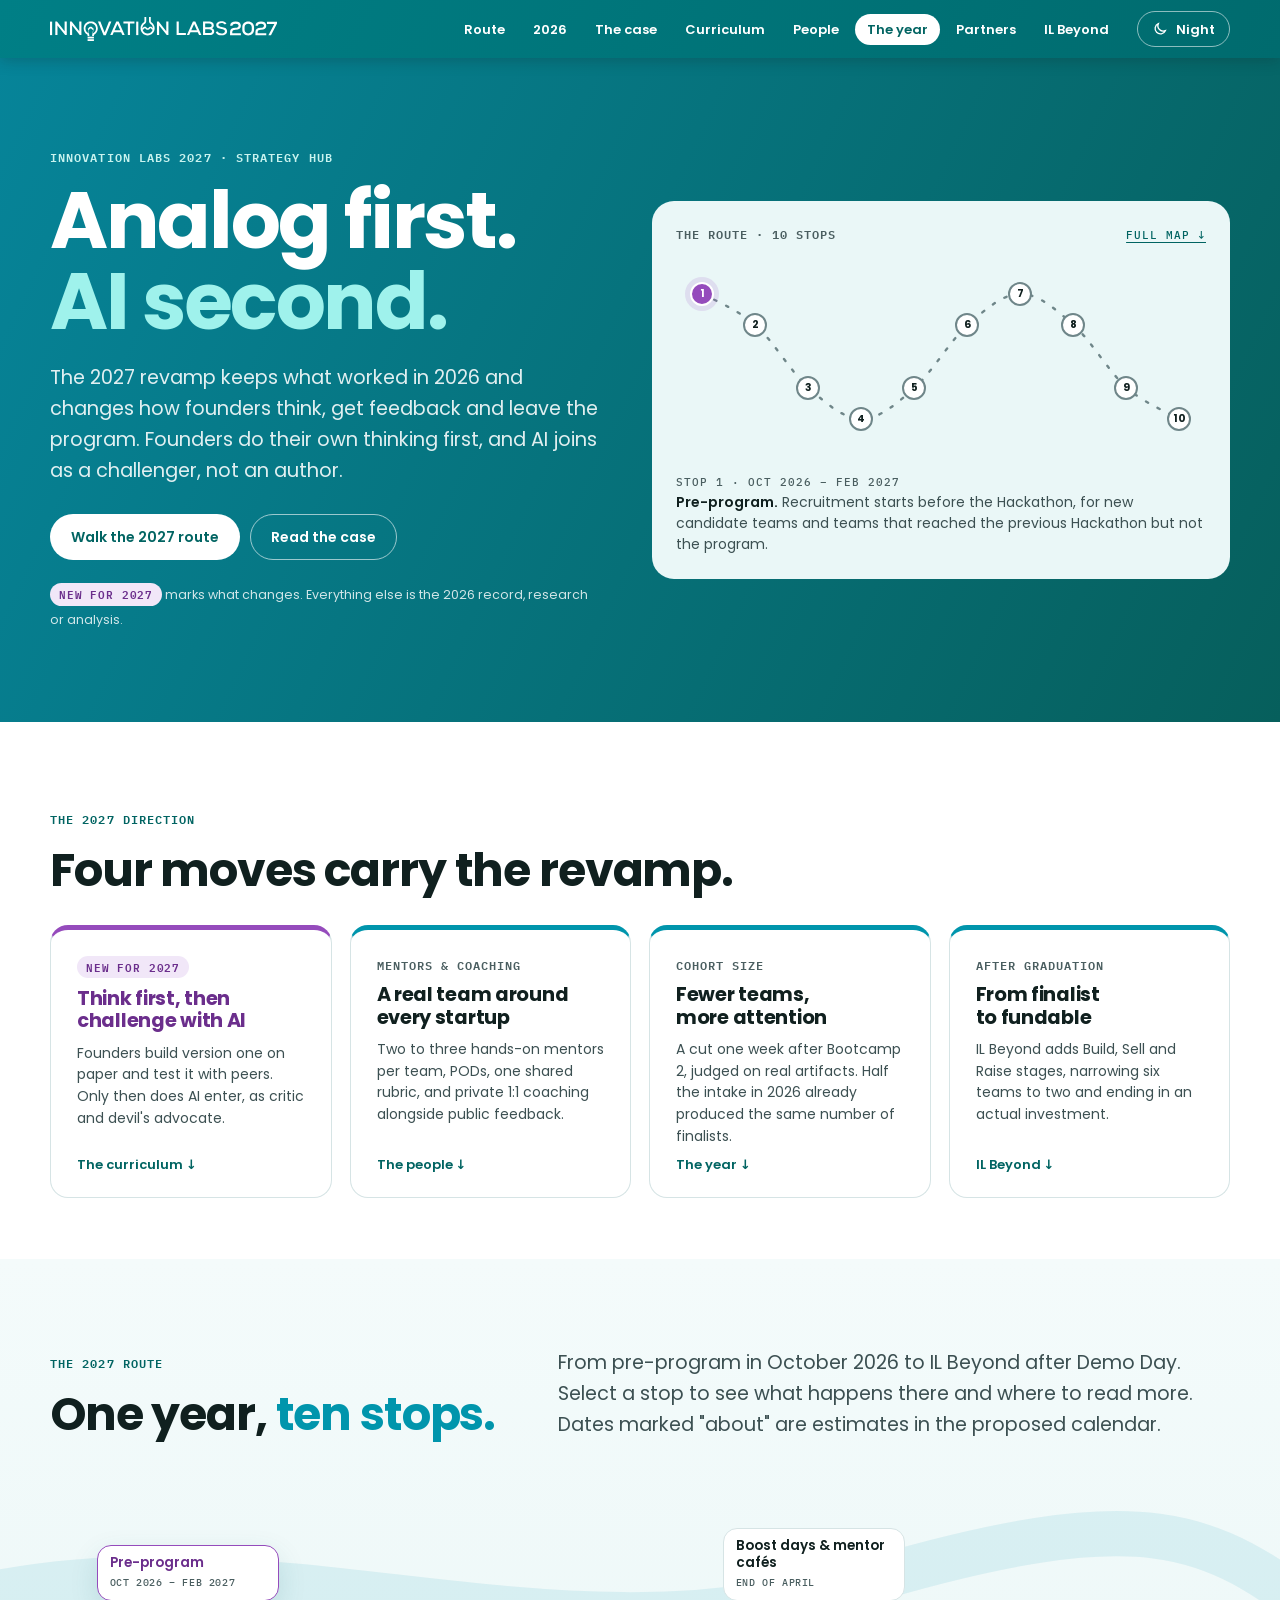
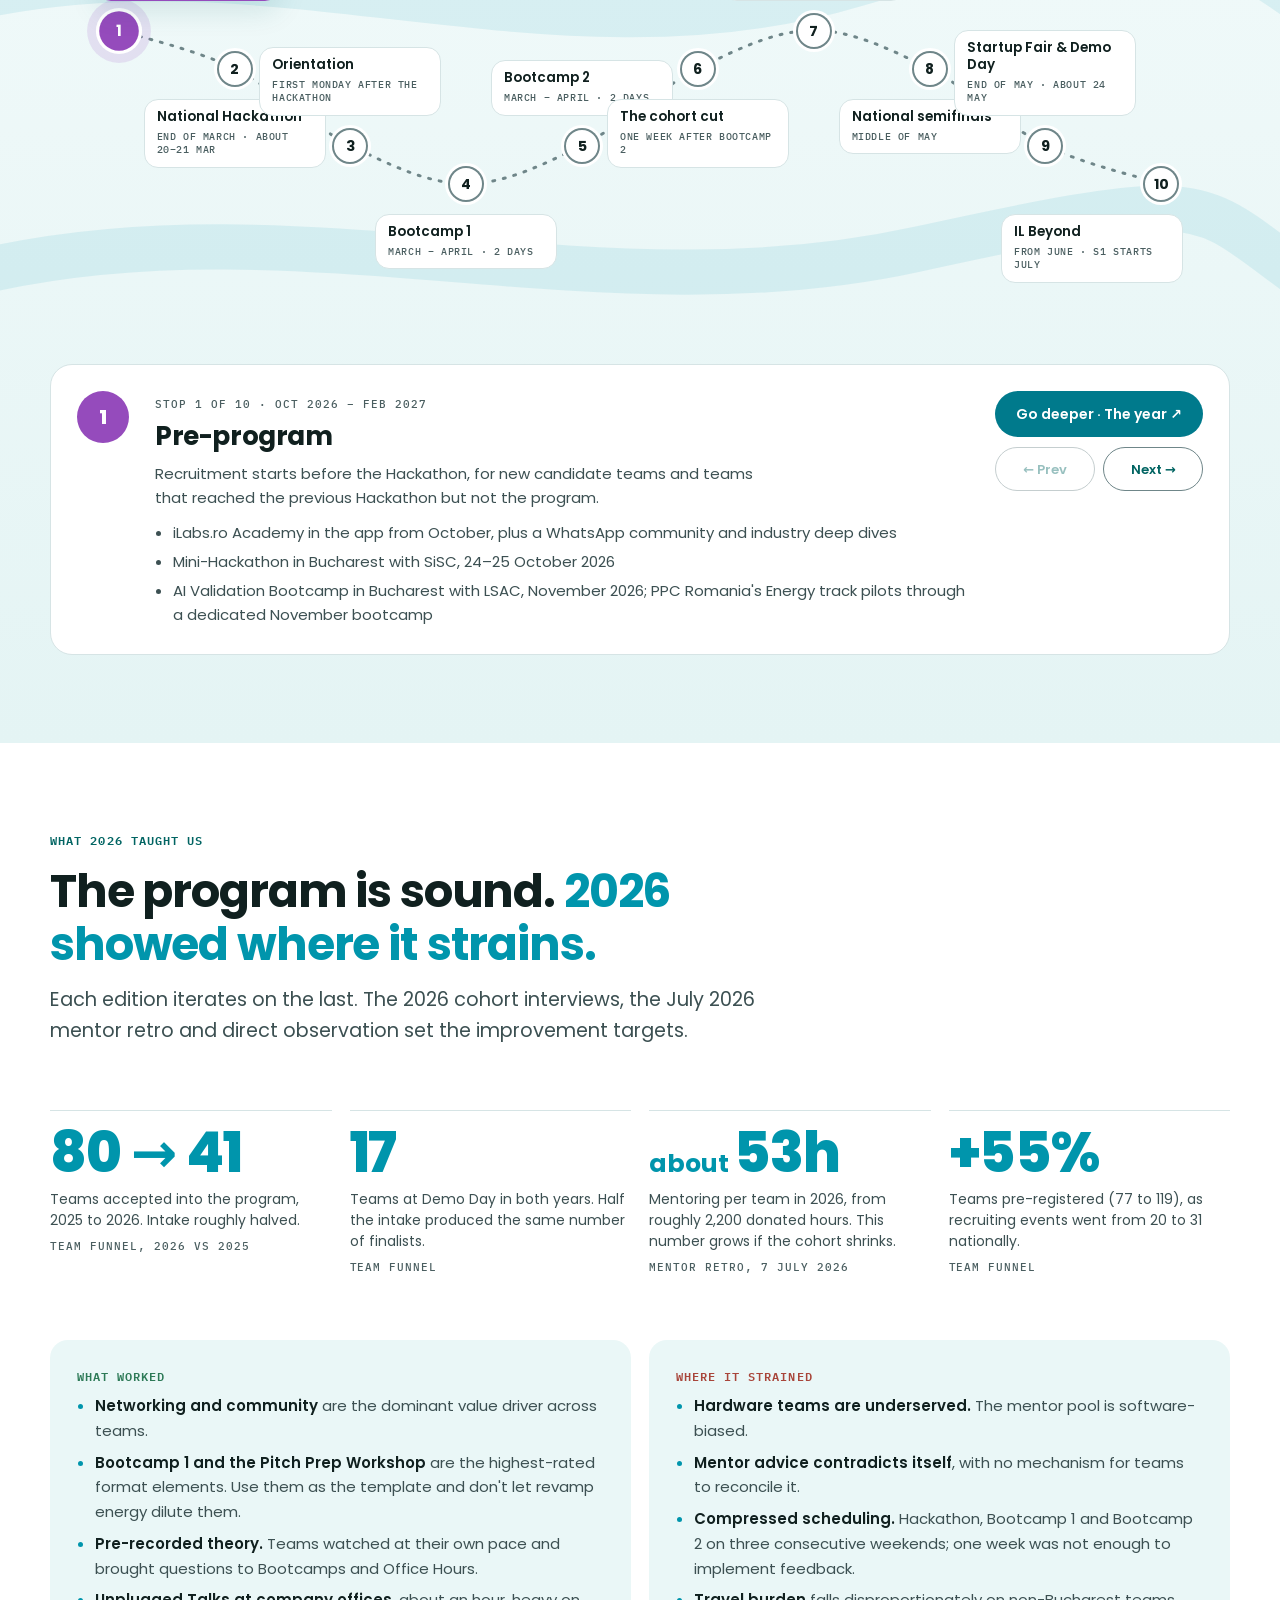
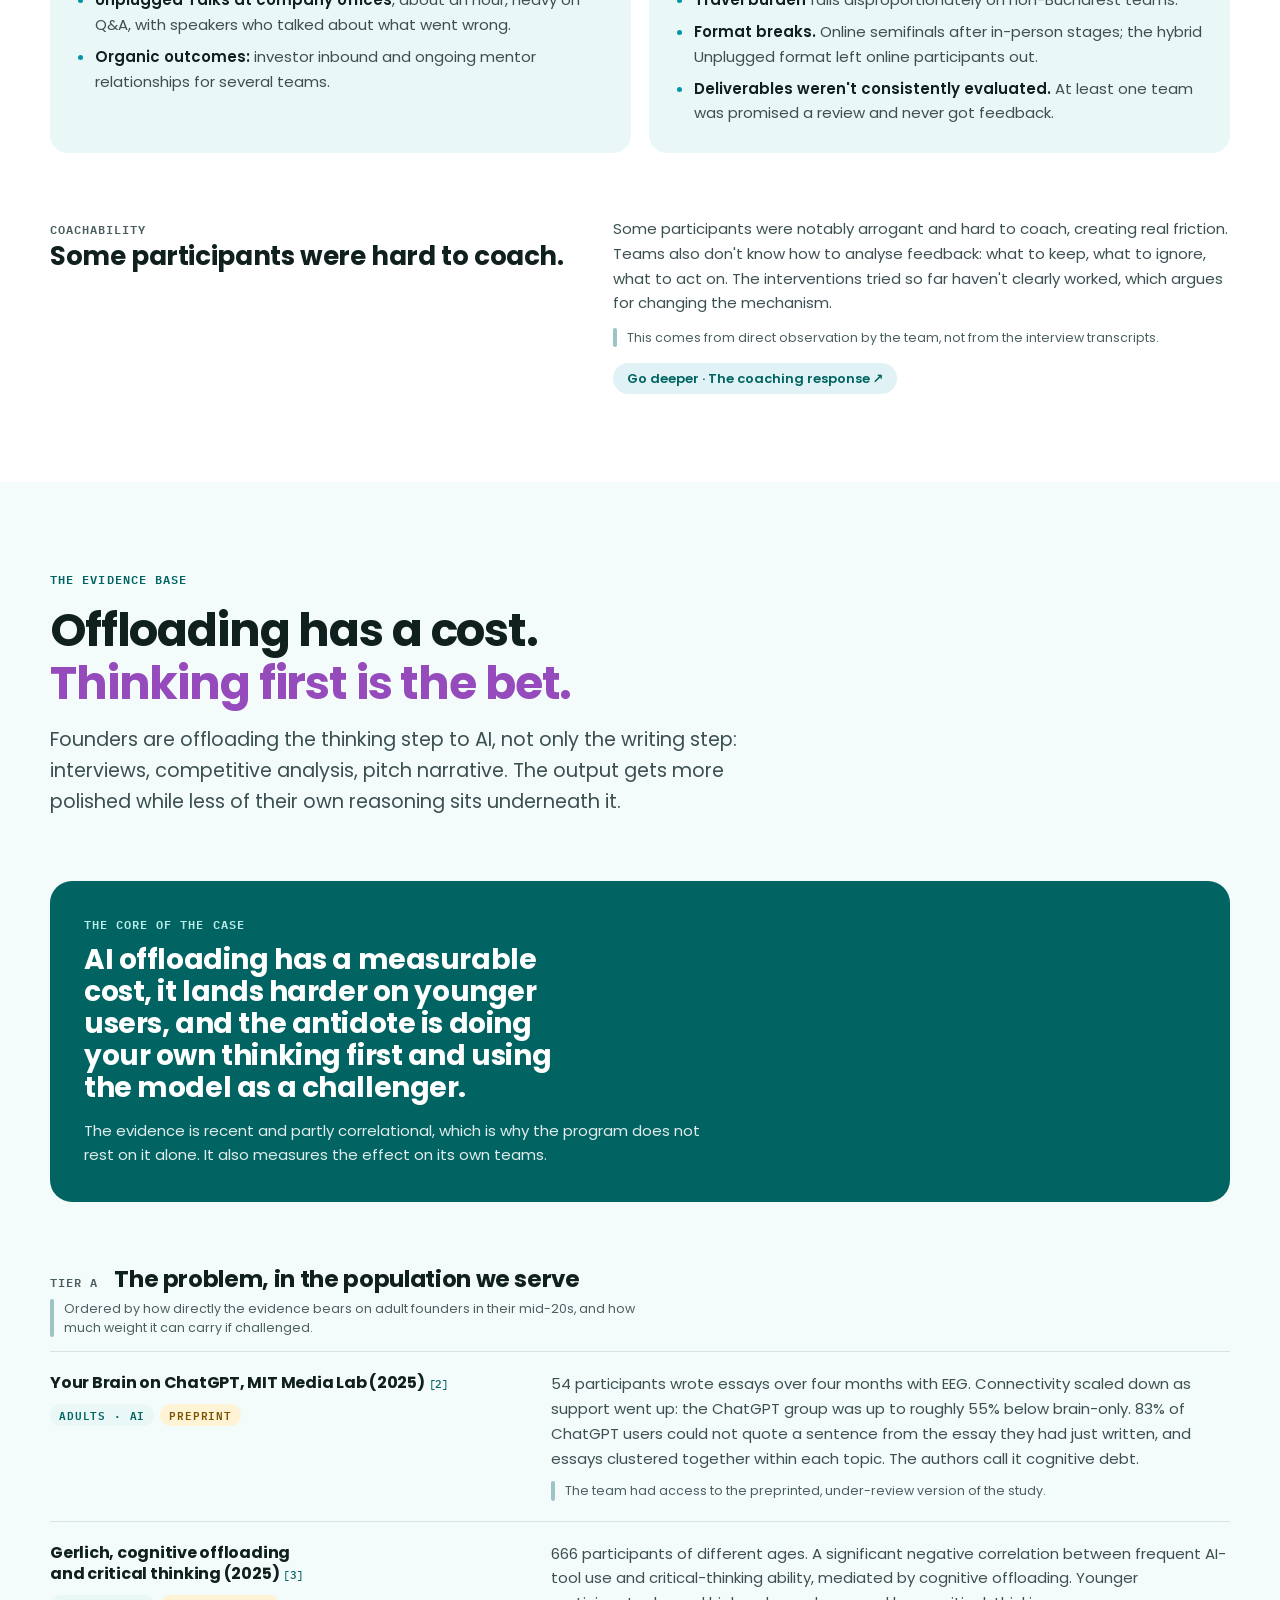
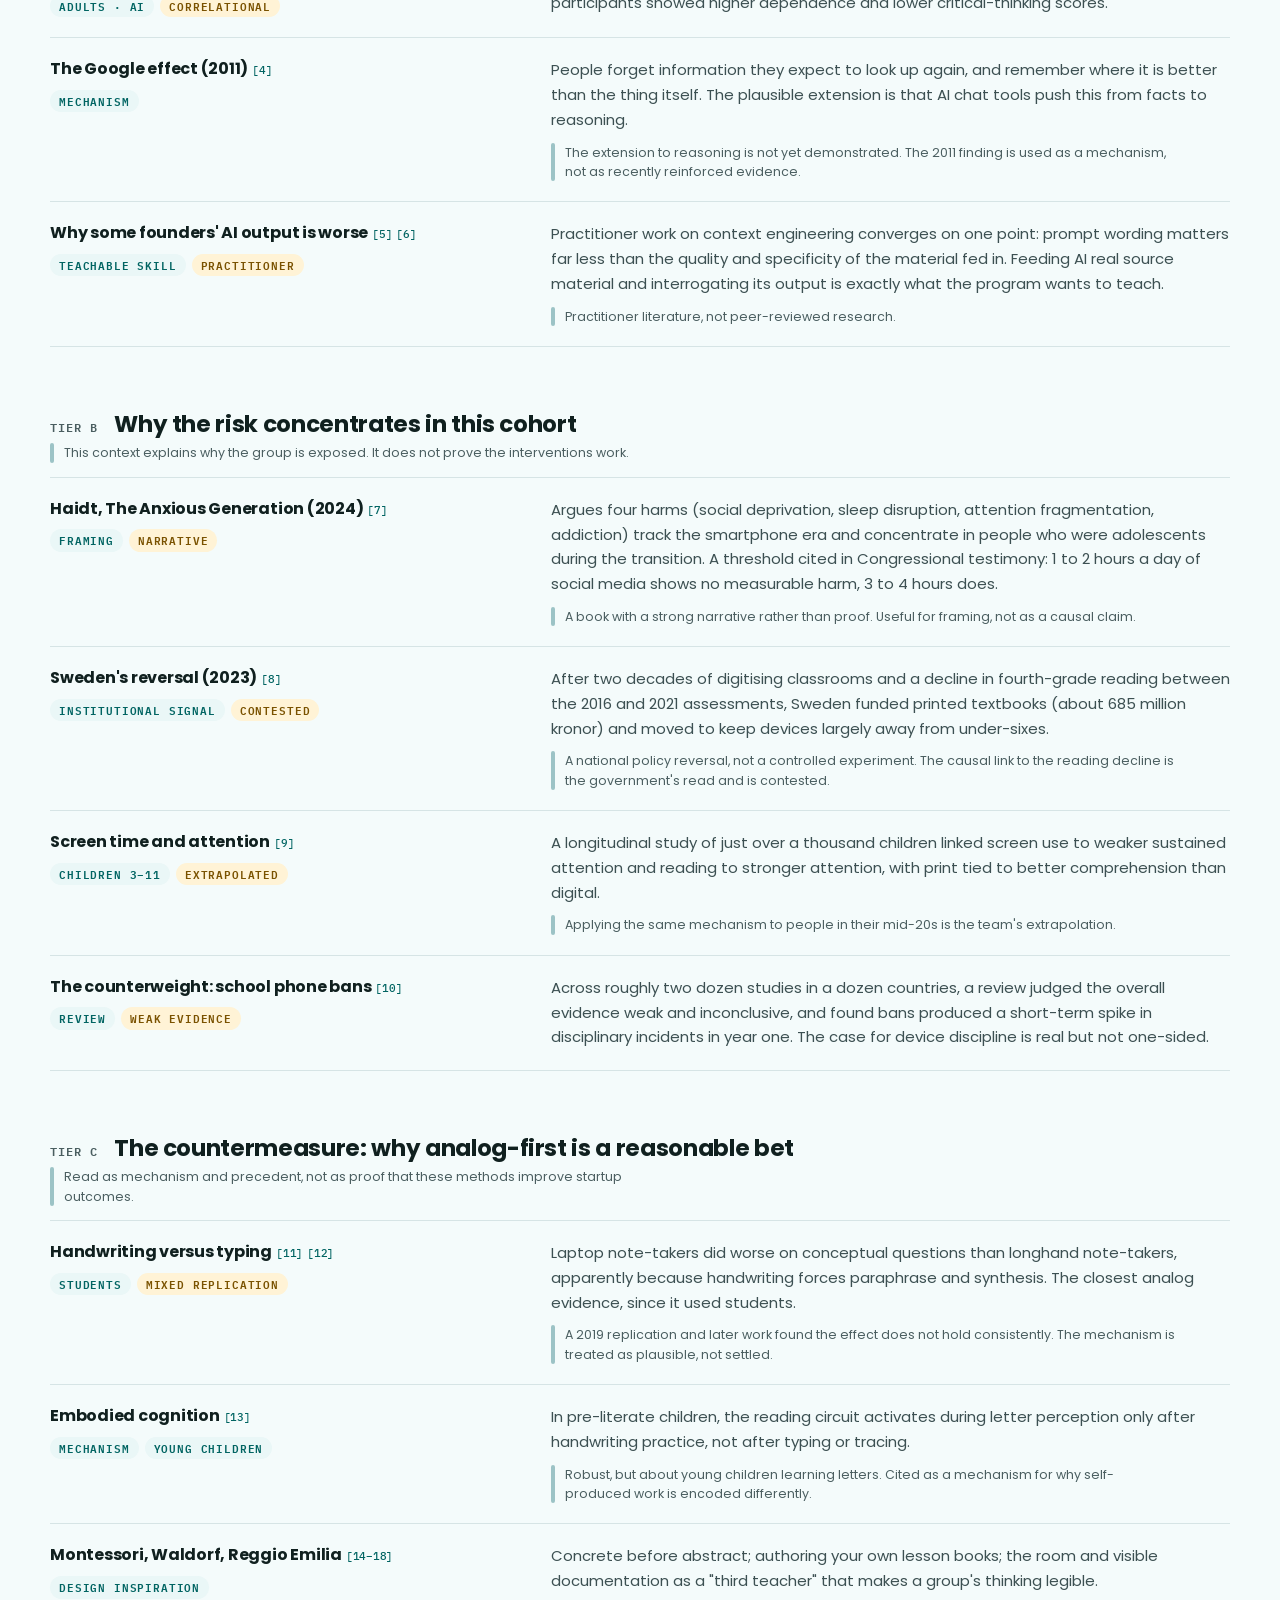
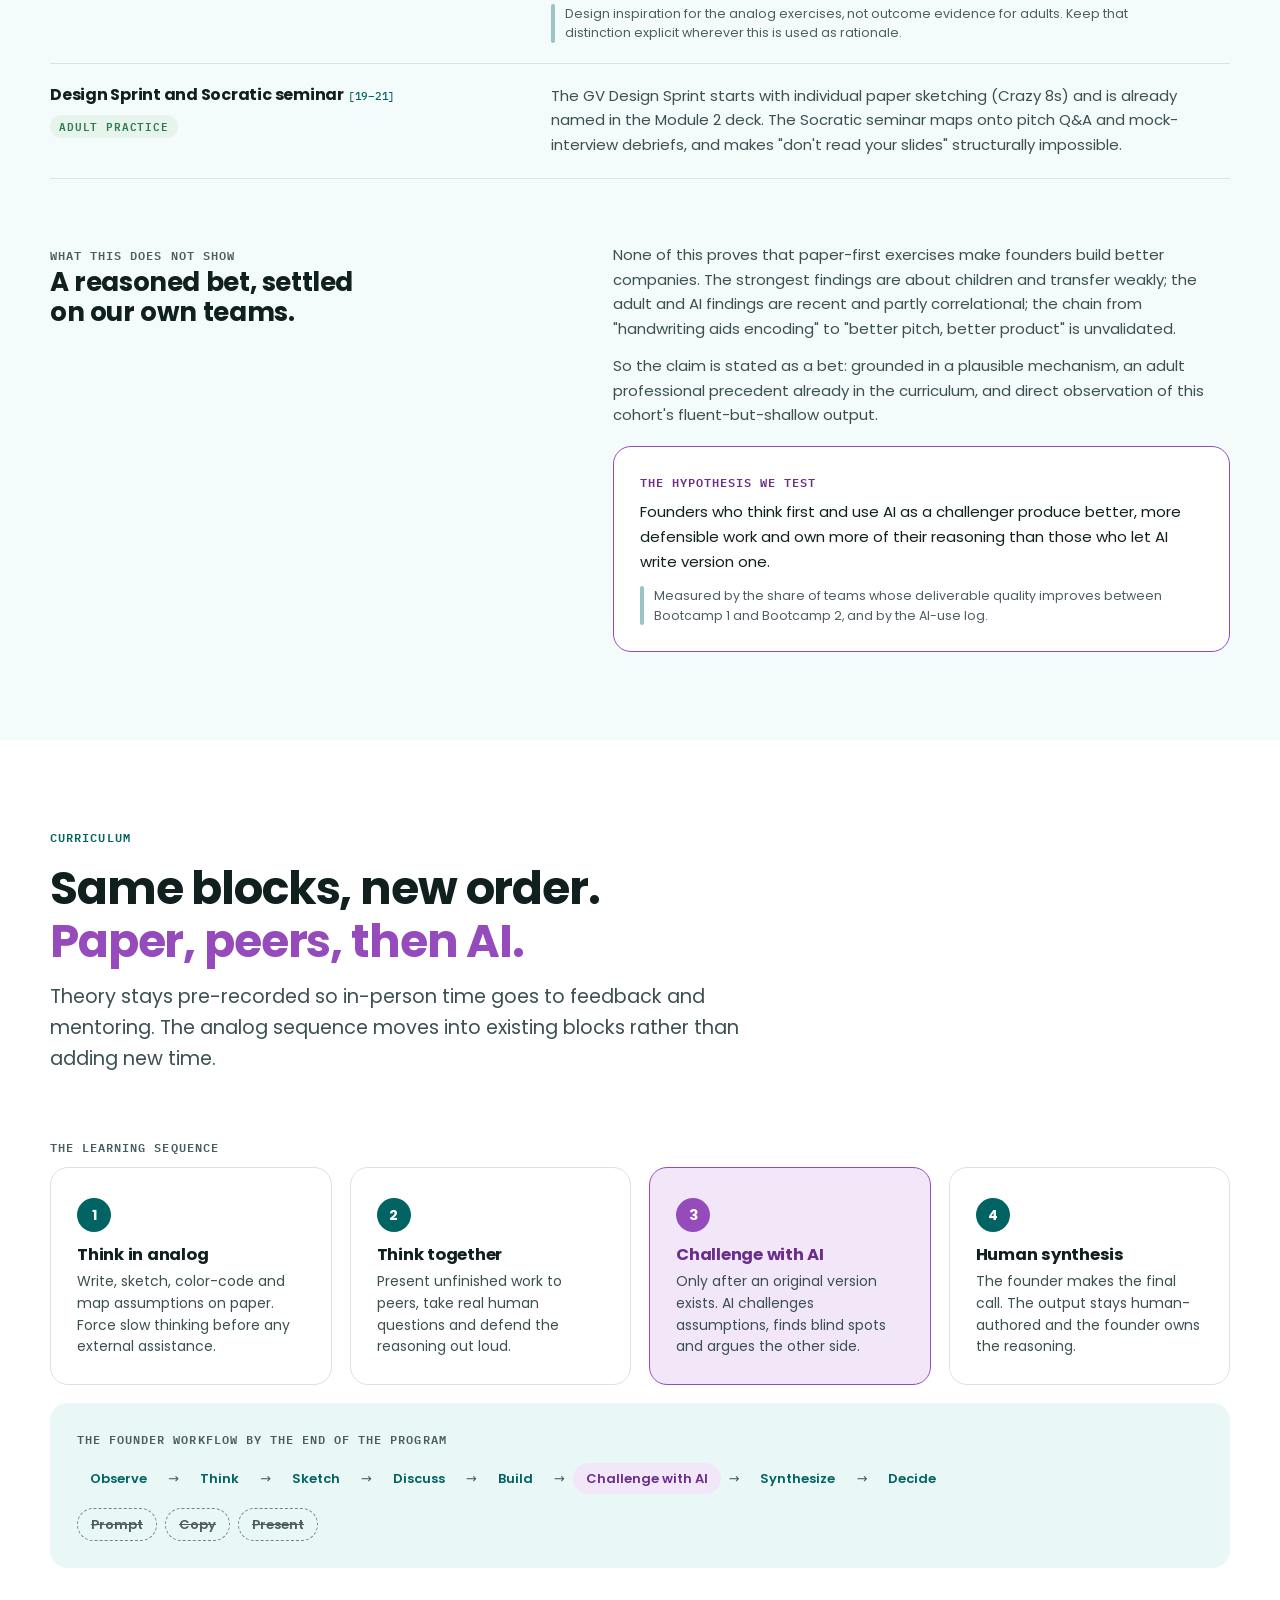
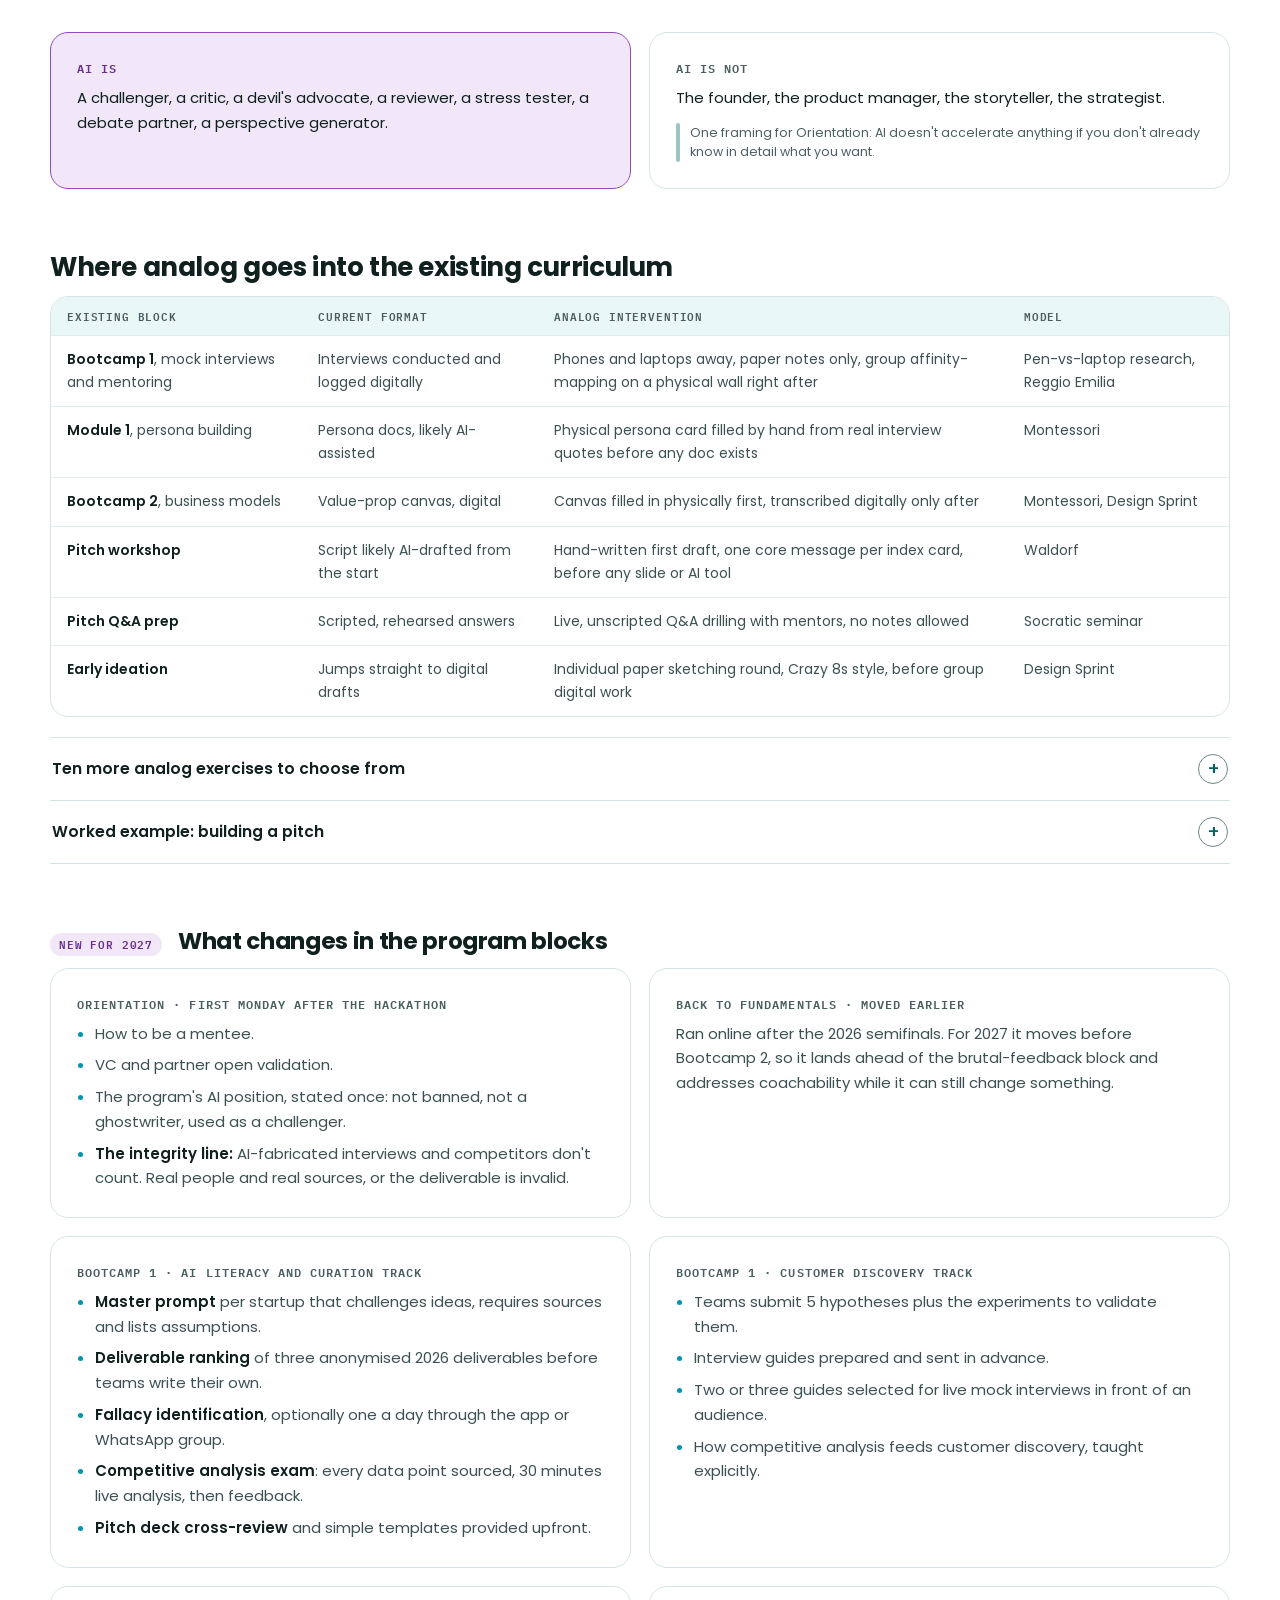
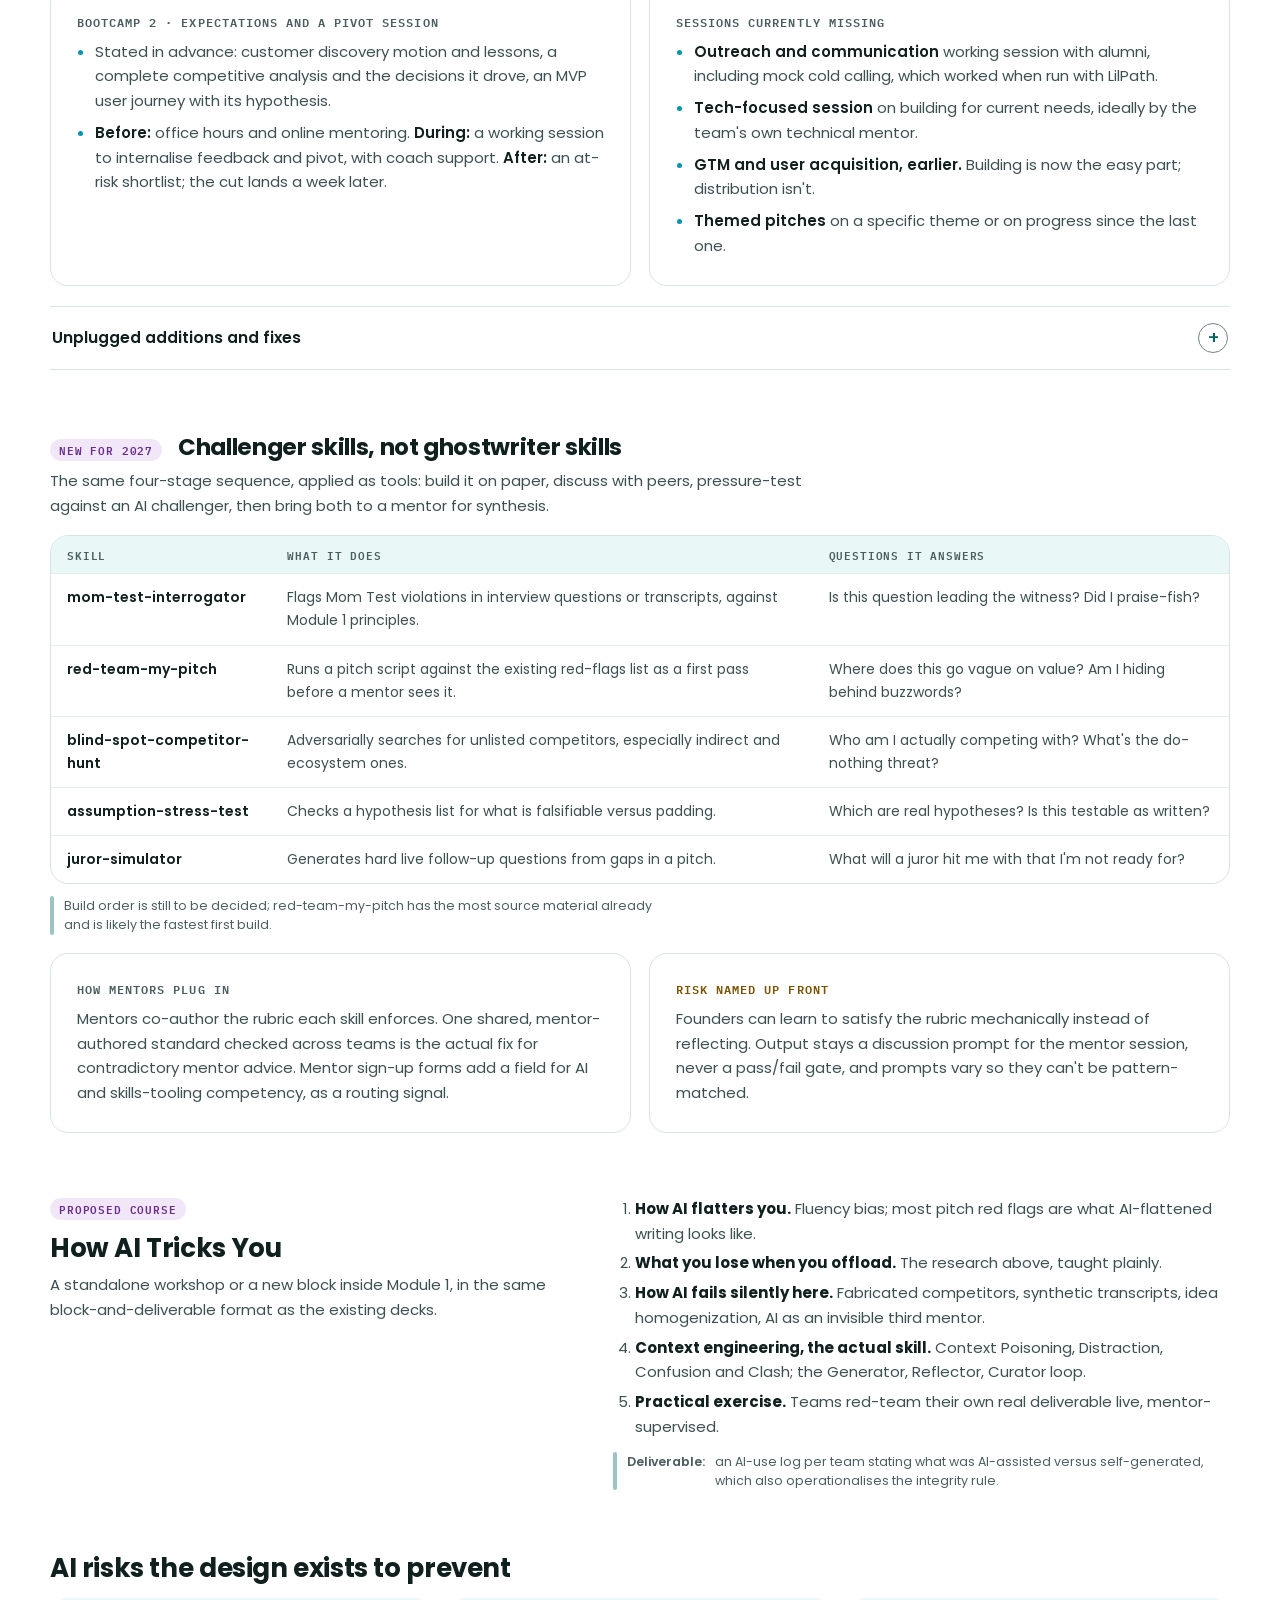
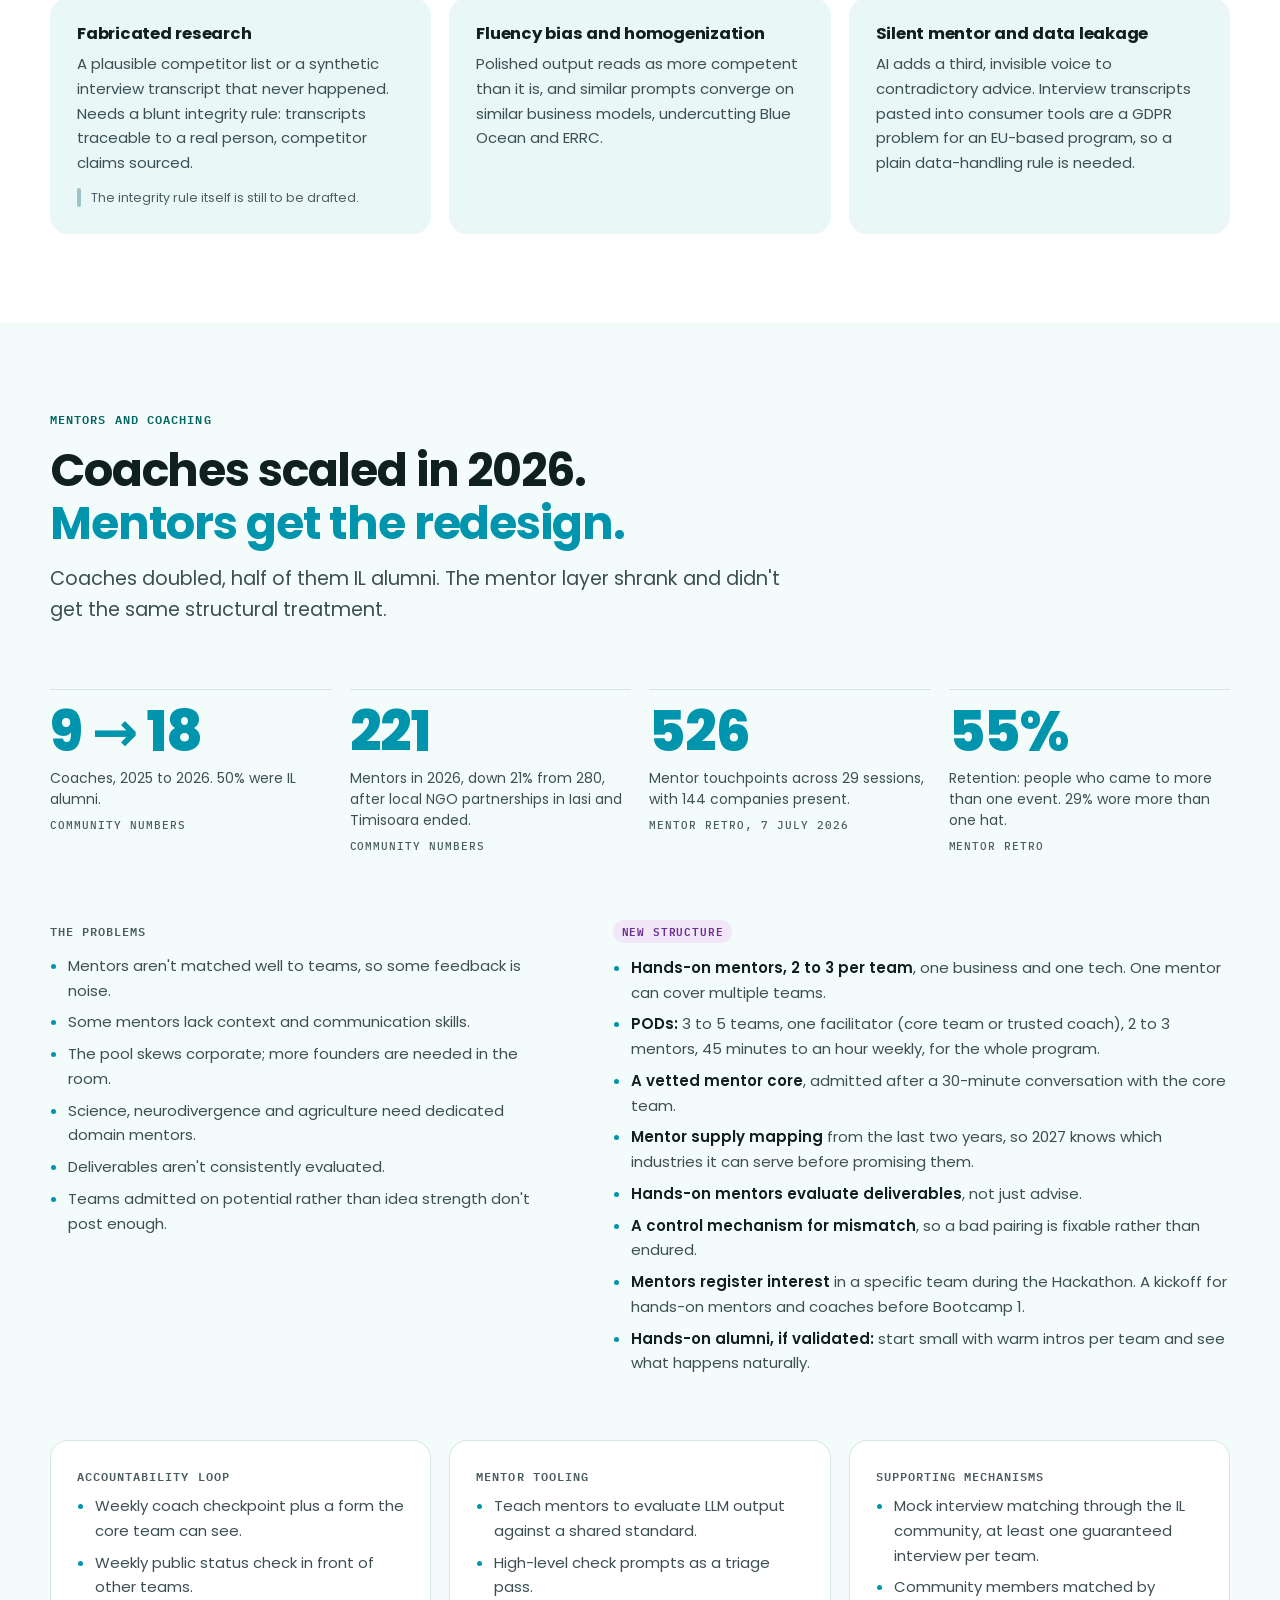
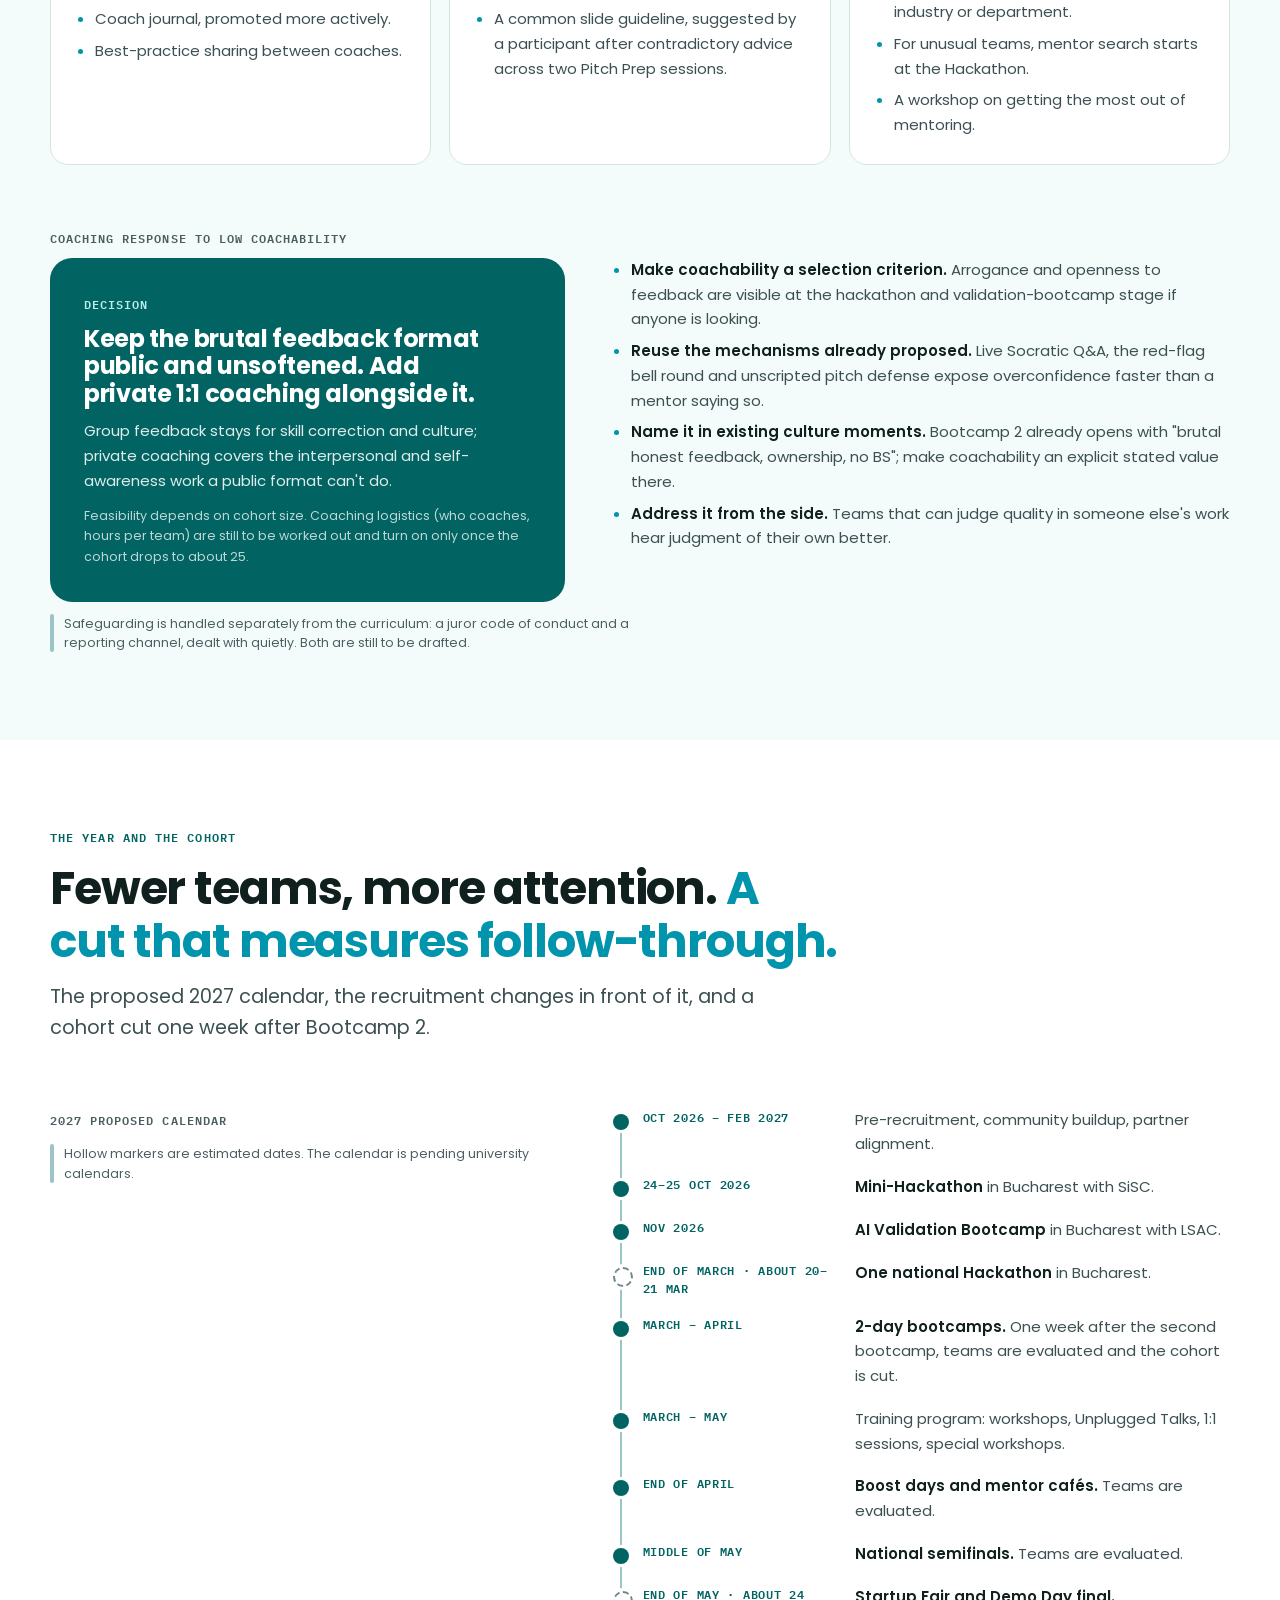
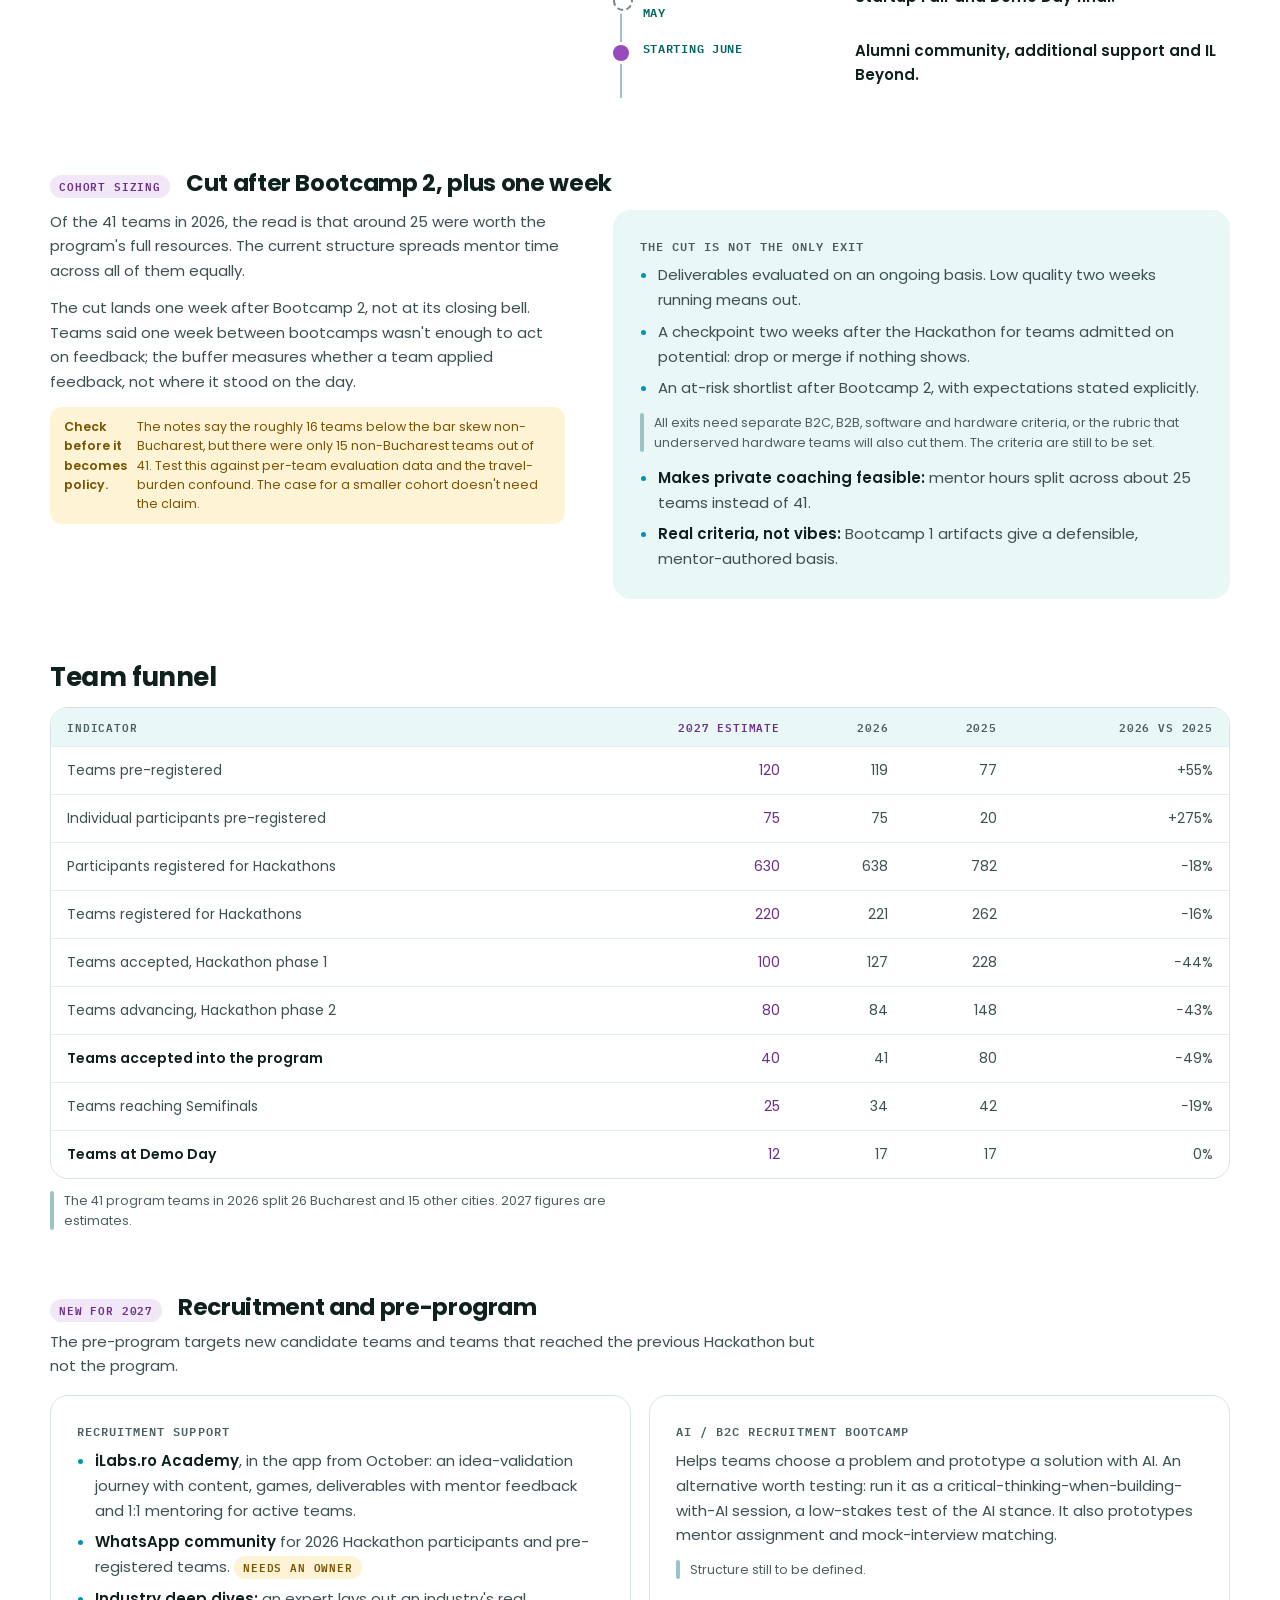
<file: generated-examples/website/index.html>
<!doctype html><html><head><meta charset=utf8><meta name=viewport content="width=device-width,initial-scale=1,viewport-fit=cover"><style>:root{color-scheme:light;box-sizing:border-box;padding-top:env(safe-area-inset-top,0px);padding-bottom:env(safe-area-inset-bottom,0px)}html{scroll-padding-top:env(safe-area-inset-top,0px)}body{margin:0;padding:0;font:14px -apple-system,BlinkMacSystemFont,sans-serif;background:#fff;color:#000}img{max-width:100%}[hidden]:not([hidden=until-found i]){display:none!important}</style></head><body>
<title>Innovation Labs 2027 Strategy Hub</title>
<link rel="stylesheet" href="https://fonts.googleapis.com/css2?family=IBM+Plex+Mono:wght@500;600;700&family=Poppins:wght@400;500;600;700;800&display=swap">
<style>
/* Layout concept: teal nav + teal hero (thesis left, mini-route right) -> calm full route on a flat pale field
   -> continuous editorial deep dives alternating white / pale teal. Both routes draw from one STOPS array. */
:root{
  --teal:#0095AC; --teal-deep:#016462; --teal-ink:#016462; --header:#007F86; --hero-a:#068499; --hero-b:#065F5C;
  --route:#0095AC; --on-brand:#FFFFFF;
  --surface-page:#FFFFFF; --surface-alt:#F4FBFB; --surface:#FFFFFF; --surface-tint:#EAF7F7; --surface-ink:#10201F;
  --ink:#10201F; --ink-muted:#3C5052; --ink-subtle:#4A5E60;
  --line:#D6E4E5; --line-soft:#E3EDEE; --line-control:#6F8689; --line-strong:#9CC3C6;
  --action:#007A8C; --on-action:#FFFFFF; --action-soft:rgba(0,149,172,.12);
  --ax:#954BBC; --ax-ink:#6B2E8C; --ax-tint:#F1E7F8; --ax-soft:rgba(149,75,188,.14); --ax-on:#FFFFFF;
  --caution:#7A5200; --caution-soft:#FFF3D6; --positive:#2D7A57; --positive-soft:#E6F4EC; --issue:#A8453A; --issue-soft:#FBECE9;
  --map-ground:linear-gradient(180deg,#F4FBFB 0%,#E4F4F4 100%); --contour:rgba(0,149,172,.10);
  --grad-band:linear-gradient(115deg,#007F86,#006B6E); --grad-brand:linear-gradient(115deg,#068499,#065F5C);
  --shadow-hover:0 10px 28px rgba(1,100,98,.13); --shadow-nav:0 2px 14px rgba(16,32,31,.25); --shadow-sheet:0 -14px 40px rgba(16,32,31,.28);
  --route-glow:none; --scrim:rgba(16,32,31,.42);
  --font:Poppins,system-ui,-apple-system,"Segoe UI",sans-serif;
  --mono:"IBM Plex Mono",ui-monospace,SFMono-Regular,Menlo,monospace;
  --max:1180px; --text:780px; --nav:58px;
  --gut:clamp(16px,4vw,32px); --sec:clamp(56px,7vw,88px); --blk:clamp(36px,5vw,64px);
  --gap:clamp(12px,1.6vw,18px); --pad:clamp(18px,2.2vw,26px);
  --fs-meta:11px; --fs-label:11.5px; --fs-note:12.5px; --fs-s:14px; --fs-body:15px;
  --fs-lead:clamp(15.8px,.45vw + 14.4px,19.4px); --fs-title:clamp(16.5px,.4vw + 15px,19.4px);
  --fs-h2:clamp(28px,2.4vw + 18px,45.8px); --fs-hero:clamp(40px,4.6vw + 20px,81px); --fs-stat:clamp(38px,2vw + 30px,56px);
  color-scheme:light;
}
@media (prefers-color-scheme:dark){:root:not([data-theme="light"]){
  --teal:#2BC4DB; --teal-ink:#72ECE7; --header:#061B1B; --hero-a:#0B8F91; --hero-b:#073A39; --route:#72ECE7;
  --surface-page:#061B1B; --surface-alt:#0A2928; --surface:#0D3A39; --surface-tint:#0F4443; --surface-ink:#001A1C;
  --ink:#FFFFFF; --ink-muted:#B9CECE; --ink-subtle:#8FB1B2;
  --line:rgba(195,240,240,.16); --line-soft:rgba(195,240,240,.10); --line-control:rgba(195,240,240,.38); --line-strong:rgba(195,240,240,.38);
  --action:#1AB7BE; --on-action:#04201F; --action-soft:rgba(43,196,219,.14);
  --ax:#C48BEA; --ax-ink:#D2A8EE; --ax-tint:rgba(149,75,188,.22); --ax-soft:rgba(196,139,234,.18); --ax-on:#1B0F26;
  --caution:#F2D58A; --caution-soft:rgba(160,120,20,.24); --positive:#8FD3B1; --positive-soft:rgba(45,122,87,.26); --issue:#F1A39A; --issue-soft:rgba(176,74,63,.22);
  --map-ground:linear-gradient(180deg,#061B1B 0%,#0A2928 100%); --contour:rgba(114,236,231,.07);
  --grad-band:linear-gradient(115deg,#061B1B,#0A2928); --grad-brand:linear-gradient(115deg,#0B8F91,#073A39);
  --shadow-hover:0 10px 28px rgba(0,0,0,.40); --shadow-nav:0 2px 14px rgba(0,0,0,.45); --shadow-sheet:0 -14px 40px rgba(0,0,0,.50);
  --route-glow:drop-shadow(0 0 6px rgba(114,236,231,.45)); --scrim:rgba(0,0,0,.55);
  color-scheme:dark;
}}
:root[data-theme="dark"]{
  --teal:#2BC4DB; --teal-ink:#72ECE7; --header:#061B1B; --hero-a:#0B8F91; --hero-b:#073A39; --route:#72ECE7;
  --surface-page:#061B1B; --surface-alt:#0A2928; --surface:#0D3A39; --surface-tint:#0F4443; --surface-ink:#001A1C;
  --ink:#FFFFFF; --ink-muted:#B9CECE; --ink-subtle:#8FB1B2;
  --line:rgba(195,240,240,.16); --line-soft:rgba(195,240,240,.10); --line-control:rgba(195,240,240,.38); --line-strong:rgba(195,240,240,.38);
  --action:#1AB7BE; --on-action:#04201F; --action-soft:rgba(43,196,219,.14);
  --ax:#C48BEA; --ax-ink:#D2A8EE; --ax-tint:rgba(149,75,188,.22); --ax-soft:rgba(196,139,234,.18); --ax-on:#1B0F26;
  --caution:#F2D58A; --caution-soft:rgba(160,120,20,.24); --positive:#8FD3B1; --positive-soft:rgba(45,122,87,.26); --issue:#F1A39A; --issue-soft:rgba(176,74,63,.22);
  --map-ground:linear-gradient(180deg,#061B1B 0%,#0A2928 100%); --contour:rgba(114,236,231,.07);
  --grad-band:linear-gradient(115deg,#061B1B,#0A2928); --grad-brand:linear-gradient(115deg,#0B8F91,#073A39);
  --shadow-hover:0 10px 28px rgba(0,0,0,.40); --shadow-nav:0 2px 14px rgba(0,0,0,.45); --shadow-sheet:0 -14px 40px rgba(0,0,0,.50);
  --route-glow:drop-shadow(0 0 6px rgba(114,236,231,.45)); --scrim:rgba(0,0,0,.55);
  color-scheme:dark;
}

*{box-sizing:border-box}
html{scroll-behavior:smooth;scroll-padding-top:calc(var(--nav) + 16px)}
@media (prefers-reduced-motion:reduce){html{scroll-behavior:auto}*{transition:none!important;animation:none!important}}
body{background:var(--surface-page);color:var(--ink-muted);font:400 var(--fs-body)/1.65 var(--font);-webkit-font-smoothing:antialiased}
h1,h2,h3,h4{color:var(--ink);font-family:var(--font);font-weight:700;margin:0;text-wrap:balance;letter-spacing:-.015em;line-height:1.15}
p{margin:0}
a{color:var(--teal-ink);font-weight:600;text-decoration:underline;text-underline-offset:3px}
:focus-visible{outline:3px solid var(--ax);outline-offset:2px;border-radius:6px}
.wrap{width:100%;max-width:calc(var(--max) + 2*var(--gut));margin-inline:auto;padding-inline:var(--gut)}
.kicker,.label,.meta{font-family:var(--mono);text-transform:uppercase;letter-spacing:.09em;font-weight:600}
.kicker{font-size:12px;color:var(--teal-ink)}
.label{font-size:var(--fs-label);color:var(--ink-subtle)}
.meta{font-size:var(--fs-meta);color:var(--ink-subtle);font-weight:500}
.lead{font-size:var(--fs-lead);line-height:1.6;color:var(--ink-muted);max-width:62ch}
.prose{max-width:var(--text)}
.prose p+p{margin-top:12px}
em.b2{font-style:normal;color:var(--teal-ink)}
em.ai{font-style:normal;color:var(--ax-ink)}

/* ---------- Nav ---------- */
.nav{position:sticky;top:env(safe-area-inset-top,0px);z-index:40;background:var(--grad-band);box-shadow:var(--shadow-nav)}
.nav .wrap{height:var(--nav);display:flex;align-items:center;gap:16px}
.logo{display:inline-flex;color:#fff;flex:none}
.logo svg{height:24px;width:auto}
.links{display:flex;gap:4px;margin-left:auto;align-items:center}
.links a{color:#fff;text-decoration:none;font:600 13px/1 var(--font);padding:9px 12px;border-radius:999px;white-space:nowrap}
.links a:hover{background:rgba(255,255,255,.14)}
.links a[aria-current="true"]{background:#fff;color:#016462}
.navbtn{display:inline-flex;align-items:center;gap:8px;min-height:36px;padding:0 14px;border-radius:999px;border:1px solid rgba(255,255,255,.55);background:transparent;color:#fff;font:600 13px/1 var(--font);cursor:pointer}
.navbtn:hover{background:rgba(255,255,255,.14)}
.navbtn svg{width:16px;height:16px}
#menuBtn{display:none}
.menu{position:absolute;left:0;right:0;top:100%;background:var(--surface);border-bottom:1px solid var(--line);box-shadow:var(--shadow-hover)}
.menu .wrap{display:grid;grid-template-columns:repeat(auto-fill,minmax(150px,1fr));gap:8px;padding-block:14px}
.menu a{display:block;text-decoration:none;padding:12px 14px;border:1px solid var(--line);border-radius:12px;color:var(--teal-ink)}
@media (max-width:1060px){.links{display:none}#menuBtn{display:inline-flex;margin-left:auto}}
@media (max-width:520px){.logo svg{height:22px}.navbtn .t{display:none}.navbtn{padding:0 11px}#menuBtn .t{display:inline}}

/* ---------- Hero ---------- */
.hero{background:var(--grad-brand);color:#fff}
.hero .wrap{display:grid;grid-template-columns:1fr minmax(0,1.05fr);gap:clamp(28px,4vw,56px);align-items:center;padding-block:clamp(48px,7vw,96px)}
@media (max-width:900px){.hero .wrap{grid-template-columns:1fr}}
.hero .kicker{color:#C9F3EF}
.hero h1{color:#fff;font-size:var(--fs-hero);font-weight:700;letter-spacing:-.03em;line-height:1.02;margin-top:14px}
.hero h1 em{display:block;font-style:normal;color:#9FF2EC}
.hero .lead{color:rgba(255,255,255,.88);margin-top:20px}
.legend{display:block;line-height:2;margin-top:22px;font-size:var(--fs-note);color:rgba(255,255,255,.82)}
.chip{display:inline-flex;align-items:center;gap:6px;font:600 10.5px/1 var(--mono);letter-spacing:.08em;text-transform:uppercase;padding:6px 9px;border-radius:999px;background:var(--surface-tint);color:var(--teal-ink);white-space:nowrap}
.chip.new{background:var(--ax-tint);color:var(--ax-ink)}
.chip.est{background:transparent;border:1px dashed var(--line-control);color:var(--ink-subtle)}
.chip.warn{background:var(--caution-soft);color:var(--caution)}
.chip.ok{background:var(--positive-soft);color:var(--positive)}
.hero .chip.new{background:#F1E7F8;color:#6B2E8C}
.ctas{display:flex;flex-wrap:wrap;gap:10px;margin-top:28px}
.btn{display:inline-flex;align-items:center;gap:8px;min-height:46px;padding:0 20px;border-radius:999px;font:600 14px/1 var(--font);text-decoration:none;cursor:pointer;border:1px solid transparent}
.btn.white{background:#fff;color:#016462}
.btn.ghost{border-color:rgba(255,255,255,.6);color:#fff;background:transparent}
.btn.ghost:hover{background:rgba(255,255,255,.12)}
.btn.primary{background:var(--action);color:var(--on-action)}
.btn.sec{background:var(--surface);color:var(--teal-ink);border-color:var(--line-control)}
.btn.sec:hover{background:var(--action-soft)}
.mini{background:var(--surface-tint);border-radius:22px;padding:clamp(16px,2.2vw,24px);color:var(--ink-muted);min-width:0}
.mini .top{display:flex;justify-content:space-between;align-items:baseline;gap:12px}
.miniStage{position:relative;aspect-ratio:440/170;max-width:100%;margin-top:10px}
.miniStage svg{position:absolute;inset:0;width:100%;height:100%;overflow:visible}
.mdot{position:absolute;width:24px;height:24px;transform:translate(-50%,-50%);border-radius:50%;border:2px solid var(--surface);background:var(--teal-deep);color:#fff;font:700 10.5px/1 var(--font);display:grid;place-items:center;cursor:pointer;padding:0;transition:transform .18s ease}
.mdot:hover,.mdot:focus-visible{transform:translate(-50%,-50%) scale(1.15)}
.mdot.cur{background:var(--ax);color:var(--ax-on);box-shadow:0 0 0 5px var(--ax-soft)}
.mdot.up{background:var(--surface);color:var(--ink);border-color:var(--line-control)}
.miniCap{margin-top:12px;min-height:3.2em;font-size:var(--fs-s);line-height:1.5}
.miniCap b{color:var(--ink);font-weight:600}

/* ---------- Overview pillars ---------- */
.overview{padding-block:var(--sec) calc(var(--sec)*.7)}
.pillars{display:grid;grid-template-columns:repeat(4,minmax(0,1fr));gap:var(--gap);margin-top:28px}
.pcard{display:flex;flex-direction:column;gap:10px;padding:var(--pad);border:1px solid var(--line);border-top:5px solid var(--teal);border-radius:18px;background:var(--surface);text-decoration:none;color:var(--ink-muted);font-weight:400;transition:transform .2s ease,box-shadow .2s ease}
.pcard:hover{transform:translateY(-3px);box-shadow:var(--shadow-hover)}
.pcard.ai{border-top-color:var(--ax)}
.pcard h3{font-size:var(--fs-title)}
.pcard.ai h3{color:var(--ax-ink)}
.pcard p{font-size:var(--fs-s);line-height:1.55}
.pcard .go{margin-top:auto;font:600 13px/1 var(--font);color:var(--teal-ink)}
@media (max-width:980px){.pillars{grid-template-columns:repeat(2,minmax(0,1fr))}}
@media (max-width:620px){.pillars{grid-template-columns:1fr}}

/* ---------- Route ---------- */
.routeSec{background:var(--map-ground);padding-block:var(--sec)}
.routeHead{display:flex;flex-wrap:wrap;align-items:flex-end;justify-content:space-between;gap:16px 32px}
.routeHead .lead{max-width:56ch}
.stage{position:relative;aspect-ratio:1200/470;margin-top:clamp(18px,3vw,36px)}
.stage svg{position:absolute;inset:0;width:100%;height:100%;overflow:visible}
.contour{fill:none;stroke:var(--contour);stroke-width:46;stroke-linecap:round}
.rBase{fill:none;stroke:var(--line-control);stroke-width:3;stroke-dasharray:2 9;stroke-linecap:round}
.rDone{fill:none;stroke:var(--route);stroke-width:4;stroke-linecap:round;filter:var(--route-glow);transition:stroke-dasharray .45s cubic-bezier(.3,.1,.2,1)}
.stop{position:absolute;width:0;height:0;padding:0;border:0;background:none;cursor:pointer;font:inherit;color:inherit}
.disc{position:absolute;left:0;top:0;transform:translate(-50%,-50%);width:36px;height:36px;border-radius:50%;display:grid;place-items:center;font:700 14px/1 var(--font);background:var(--teal-deep);color:#fff;box-shadow:0 0 0 3px var(--surface);transition:transform .18s ease,box-shadow .18s ease}
.stop.up .disc{background:var(--surface);color:var(--ink);box-shadow:0 0 0 3px var(--surface),inset 0 0 0 2px var(--line-control)}
.stop.cur .disc{background:var(--ax);color:var(--ax-on);box-shadow:0 0 0 3px var(--surface),0 0 0 11px var(--ax-soft);transform:translate(-50%,-50%) scale(1.1)}
.stop:hover .disc{transform:translate(-50%,-50%) scale(1.1)}
.stop:focus-visible{outline:none}
.stop:focus-visible .disc{outline:3px solid var(--ax);outline-offset:4px}
.lab{position:absolute;left:0;width:clamp(118px,15.5vw,182px);transform:translateX(-50%);text-align:left;background:var(--surface);border:1px solid var(--line);border-radius:14px;padding:9px 12px 10px;transition:border-color .18s ease,box-shadow .18s ease}
.lab.above{bottom:30px}.lab.below{top:30px}
.lab.first{transform:translateX(-22px)}.lab.last{transform:translateX(calc(-100% + 22px))}
.lab b{display:block;color:var(--ink);font-size:13.5px;line-height:1.25;font-weight:600}
.lab .meta{display:block;margin-top:4px;font-size:10px;line-height:1.35;letter-spacing:.06em}
.stop:hover .lab,.stop.cur .lab{border-color:var(--ax);box-shadow:var(--shadow-hover)}
.stop.cur .lab b{color:var(--ax-ink)}
.detail{display:grid;grid-template-columns:auto minmax(0,1fr) auto;gap:20px 26px;align-items:start;margin-top:clamp(14px,2vw,26px);background:var(--surface);border:1px solid var(--line);border-radius:22px;padding:var(--pad)}
.dnum{width:52px;height:52px;border-radius:50%;background:var(--ax);color:var(--ax-on);display:grid;place-items:center;font:800 20px/1 var(--font)}
.dbody h3{font-size:clamp(20px,1vw + 15px,26px);margin-top:6px}
.dbody p{margin-top:10px;max-width:70ch}
.dbody ul{margin:10px 0 0;padding-left:18px}
.dbody li+li{margin-top:4px}
.dact{display:flex;flex-direction:column;gap:10px;align-items:stretch}
.stepper{display:flex;gap:8px}
.stepper button{flex:1;min-height:44px;border-radius:999px;border:1px solid var(--line-control);background:var(--surface);color:var(--teal-ink);font:600 13px/1 var(--font);cursor:pointer;padding:0 14px}
.stepper button:hover{background:var(--action-soft)}
.stepper button:disabled{opacity:.4;cursor:default}
.journey{display:none;list-style:none;margin:24px 0 0;padding:0;position:relative}
.journey::before{content:"";position:absolute;left:21px;top:22px;bottom:22px;width:4px;border-radius:4px;background:var(--route);filter:var(--route-glow)}
.journey li+li{margin-top:12px}
.jbtn{position:relative;display:grid;grid-template-columns:46px minmax(0,1fr) auto;gap:14px;align-items:center;width:100%;text-align:left;background:none;border:0;padding:0;cursor:pointer;font:inherit;color:inherit}
.jbtn .disc{position:static;transform:none;width:44px;height:44px}
.jbtn.cur .disc{background:var(--ax);color:var(--ax-on);box-shadow:0 0 0 3px var(--surface),0 0 0 9px var(--ax-soft)}
.jcard{background:var(--surface);border:1px solid var(--line);border-radius:14px;padding:11px 14px}
.jcard b{display:block;color:var(--ink);font-weight:600;line-height:1.3}
.jbtn.cur .jcard{border-color:var(--ax)}
.jbtn.cur .jcard b{color:var(--ax-ink)}
.jbtn .plus{width:30px;height:30px;border-radius:50%;border:1px solid var(--line-control);display:grid;place-items:center;color:var(--teal-ink);font:600 18px/1 var(--font)}
@media (max-width:900px){.stage,.detail{display:none}.journey{display:block}}

.sheet{position:fixed;left:0;right:0;bottom:0;z-index:60;background:var(--surface);border-radius:22px 22px 0 0;box-shadow:var(--shadow-sheet);padding:10px var(--gut) calc(20px + env(safe-area-inset-bottom,0px));max-height:82vh;overflow:auto;transform:translateY(105%);transition:transform .3s cubic-bezier(.3,.1,.2,1);visibility:hidden}
.sheet.open{transform:none;visibility:visible}
.grab{width:42px;height:4px;border-radius:4px;background:var(--line-control);margin:0 auto 14px}
.sheet .shead{display:flex;align-items:center;gap:14px}
.sheet .dnum{width:44px;height:44px;font-size:17px;flex:none}
.sheet .close{margin-left:auto;width:44px;height:44px;border-radius:50%;border:1px solid var(--line-control);background:var(--surface);color:var(--ink);font:500 22px/1 var(--font);cursor:pointer;flex:none}
.sheet .dbody{margin-top:14px}
.sheet .dact{margin-top:18px}
.scrim{position:fixed;inset:0;z-index:55;background:var(--scrim)}

/* ---------- Sections ---------- */
.sec{padding-block:var(--sec);background:var(--surface-page)}
.sec.alt{background:var(--surface-alt)}
.sh{display:grid;gap:14px;max-width:900px}
.sh h2{font-size:var(--fs-h2);letter-spacing:-.025em}
.sh h2 em{font-style:normal;color:var(--teal)}
.sh h2 em.ai{color:var(--ax)}
.blk{margin-top:var(--blk)}
.blk>h3{font-size:clamp(20px,1vw + 15px,26px);margin-bottom:14px}
.blk>.label{display:block;margin-bottom:10px}
.split{display:grid;grid-template-columns:minmax(0,1fr) minmax(0,1.2fr);gap:clamp(24px,4vw,48px);align-items:start}
.two{display:grid;grid-template-columns:repeat(2,minmax(0,1fr));gap:var(--gap)}
.three{display:grid;grid-template-columns:repeat(3,minmax(0,1fr));gap:var(--gap)}
@media (max-width:900px){.split,.three{grid-template-columns:1fr}}
@media (max-width:700px){.two{grid-template-columns:1fr}}
.box{background:var(--surface);border:1px solid var(--line);border-radius:18px;padding:var(--pad);min-width:0}
.sec.alt .box{background:var(--surface)}
.sec:not(.alt) .box.fill{background:var(--surface-tint);border-color:transparent}
.box.ai{background:var(--ax-tint);border-color:var(--ax)}
.box.ai h4,.box.ai .label{color:var(--ax-ink)}
.box h4{font-size:16.5px;margin-bottom:8px}
.box .label{display:block;margin-bottom:8px}
.panel{background:var(--teal-deep);color:rgba(255,255,255,.88);border-radius:22px;padding:clamp(22px,3vw,34px)}
.panel h3,.panel h4{color:#fff}
.panel .label{color:#B8EDEA}
ul.list{margin:0;padding-left:18px}
ul.list li+li{margin-top:7px}
ul.list li::marker{color:var(--teal)}
.box.ai ul.list li::marker{color:var(--ax)}
.panel ul.list li::marker{color:#E8D2F5}
ul.list b{color:var(--ink);font-weight:600}
.panel ul.list b{color:#fff}
.note{display:flex;gap:10px;align-items:flex-start;font-size:var(--fs-note);line-height:1.55;color:var(--ink-subtle);margin-top:12px;max-width:78ch}
.note::before{content:"";flex:none;width:4px;align-self:stretch;border-radius:4px;background:var(--line-strong)}
.note.caution{background:var(--caution-soft);color:var(--caution);padding:10px 14px;border-radius:12px}
.note.caution::before{display:none}
.note b{font-weight:600}
.stats{display:grid;grid-template-columns:repeat(4,minmax(0,1fr));gap:var(--gap)}
@media (max-width:900px){.stats{grid-template-columns:repeat(2,minmax(0,1fr))}}
@media (max-width:420px){.stats{grid-template-columns:1fr}}
.stat{border-top:1px solid var(--line);padding-top:14px;min-width:0}
.stat .n{display:block;font:800 var(--fs-stat)/1 var(--font);color:var(--teal);letter-spacing:-.02em;font-variant-numeric:tabular-nums}
.stat .n small{font-size:.45em;font-weight:700;letter-spacing:0}
.stat p{margin-top:8px;font-size:var(--fs-s);line-height:1.5}
.stat .meta{display:block;margin-top:6px}

/* Expand */
details.x{border-top:1px solid var(--line)}
details.x:last-of-type{border-bottom:1px solid var(--line)}
details.x summary{list-style:none;display:flex;align-items:center;gap:14px;padding:16px 2px;cursor:pointer;color:var(--ink);font-weight:600;font-size:15.5px}
details.x summary::-webkit-details-marker{display:none}
details.x summary .pl{margin-left:auto;flex:none;width:30px;height:30px;border-radius:50%;border:1px solid var(--line-control);display:grid;place-items:center;color:var(--teal-ink);font:500 18px/1 var(--font);transition:transform .2s ease}
details.x[open] summary .pl{transform:rotate(45deg)}
details.x .xin{padding:0 2px 22px}

/* Evidence rows */
.ev{display:grid;grid-template-columns:minmax(0,1fr) minmax(0,1.45fr);gap:6px 32px;padding-block:20px;border-top:1px solid var(--line)}
.ev:last-child{border-bottom:1px solid var(--line)}
.ev h4{font-size:16px;line-height:1.35}
.ev .ref{font:500 11px/1 var(--mono);text-decoration:none;color:var(--teal-ink);margin-left:4px;white-space:nowrap}
.ev .tags{display:flex;flex-wrap:wrap;gap:6px;margin-top:10px}
.ev .note{margin-top:10px}
@media (max-width:760px){.ev{grid-template-columns:1fr}}
.tierhead{display:flex;flex-wrap:wrap;align-items:baseline;gap:8px 16px;margin-bottom:6px}
.tierhead h3{font-size:clamp(19px,.8vw + 15px,23px)}

/* Steps */
.steps{display:grid;grid-template-columns:repeat(4,minmax(0,1fr));gap:var(--gap);list-style:none;margin:0;padding:0;counter-reset:s}
.steps li{position:relative;padding:var(--pad);padding-top:calc(var(--pad) + 4px);border:1px solid var(--line);border-radius:18px;background:var(--surface);counter-increment:s;min-width:0}
.steps li::before{content:counter(s);display:grid;place-items:center;width:34px;height:34px;border-radius:50%;background:var(--teal-deep);color:#fff;font:700 14px/1 var(--font);margin-bottom:14px}
.steps li.ai{background:var(--ax-tint);border-color:var(--ax)}
.steps li.ai::before{background:var(--ax);color:var(--ax-on)}
.steps li.ai h4{color:var(--ax-ink)}
.steps h4{font-size:16.5px;margin-bottom:6px}
.steps p{font-size:var(--fs-s);line-height:1.55}
@media (max-width:980px){.steps{grid-template-columns:repeat(2,minmax(0,1fr))}}
@media (max-width:560px){.steps{grid-template-columns:1fr}}
.flow{display:flex;flex-wrap:wrap;gap:8px;align-items:center;margin-top:14px}
.flow span.f{font:600 13px/1 var(--font);padding:9px 13px;border-radius:999px;background:var(--surface-tint);color:var(--teal-ink)}
.flow span.f.ai{background:var(--ax-tint);color:var(--ax-ink)}
.flow .ar{color:var(--ink-subtle);font-size:13px}
.flow.not span.f{background:transparent;border:1px dashed var(--line-control);color:var(--ink-subtle);text-decoration:line-through}
ol.num{margin:0;padding-left:22px}
ol.num li+li{margin-top:5px}
ol.num li.ai{color:var(--ax-ink);font-weight:600}

/* Tables */
.tbl{overflow-x:auto;border:1px solid var(--line);border-radius:18px;background:var(--surface)}
table{border-collapse:collapse;width:100%;min-width:560px;font-size:var(--fs-s)}
th,td{text-align:left;padding:12px 16px;border-bottom:1px solid var(--line-soft);vertical-align:top}
tr:last-child td{border-bottom:0}
th{font:600 10.5px/1.3 var(--mono);text-transform:uppercase;letter-spacing:.08em;color:var(--ink-subtle);background:var(--surface-tint)}
td b{color:var(--ink);font-weight:600}
td.n,th.n{text-align:right;font-variant-numeric:tabular-nums;white-space:nowrap}
td.est,th.est{color:var(--ax-ink)}
tr.tot td{font-weight:600;color:var(--ink);background:var(--surface-alt)}

/* Timeline */
.tl{list-style:none;margin:0;padding:0;position:relative}
.tl::before{content:"";position:absolute;left:7px;top:8px;bottom:8px;width:2px;background:var(--line-strong)}
.tl li{position:relative;display:grid;grid-template-columns:minmax(120px,190px) minmax(0,1fr);gap:4px 22px;padding:0 0 18px 30px}
.tl li::before{content:"";position:absolute;left:0;top:6px;width:16px;height:16px;border-radius:50%;background:var(--teal-deep);box-shadow:0 0 0 3px var(--surface-page)}
.sec.alt .tl li::before{box-shadow:0 0 0 3px var(--surface-alt)}
.tl li.est::before{background:var(--surface-page);border:2px dashed var(--line-control)}
.tl li.ai::before{background:var(--ax)}
.tl .when{font:600 12px/1.5 var(--mono);text-transform:uppercase;letter-spacing:.06em;color:var(--teal-ink)}
.tl b{color:var(--ink);font-weight:600}
@media (max-width:620px){.tl li{grid-template-columns:1fr}}

.deeper{display:inline-flex;align-items:center;gap:6px;margin-top:16px;padding:9px 14px;border-radius:999px;background:var(--action-soft);color:var(--teal-ink);text-decoration:none;font:600 13px/1 var(--font)}

/* Beyond stages */
.stg{display:grid;grid-template-columns:repeat(3,minmax(0,1fr));gap:var(--gap)}
.stg .box{border-top:5px solid var(--teal)}
.stg .box:nth-child(3){border-top-color:var(--ax)}
.stg .big{font:800 clamp(26px,1.5vw + 18px,36px)/1 var(--font);color:var(--teal);margin:6px 0 6px}
@media (max-width:900px){.stg{grid-template-columns:1fr}}

footer{background:var(--surface-ink);color:rgba(255,255,255,.72);padding-block:var(--sec) 40px;font-size:var(--fs-note)}
footer h2{color:#fff;font-size:22px}
footer ol{margin:18px 0 0;padding-left:26px;columns:2;column-gap:40px}
footer li{break-inside:avoid;margin-bottom:8px;line-height:1.5}
footer a{color:#9FF2EC;font-weight:500;word-break:break-word}
footer .logo{margin-top:36px}
@media (max-width:760px){footer ol{columns:1}}
</style>

<header class="nav" id="top">
  <div class="wrap">
    <a class="logo" href="#hub" aria-label="Innovation Labs 2027, back to the overview"><svg xmlns="http://www.w3.org/2000/svg" viewBox="0 0 505.84 53.42" fill="currentColor" aria-hidden="true" focusable="false"><g><g><path d="M90.71,9.72c-8.67,0-15.7,7.03-15.7,15.7,0,5.41,2.74,10.18,6.91,13,.11.07.22.14.33.22.85.64,1.41,1.65,1.41,2.8v.65h3.97v-.65c0-.33-.03-.65-.07-.98h.01l-2.04-11.67-.84.13,1.39,8.01c-.41-.55-.9-1.05-1.46-1.46-.18-.13-.37-.26-.56-.37-3.19-2.2-5.09-5.8-5.09-9.67,0-6.47,5.26-11.74,11.73-11.74s11.73,5.27,11.73,11.74c0,3.79-1.83,7.34-4.91,9.54-.37.21-.72.45-1.05.72-.44.36-.83.76-1.16,1.2l1.39-7.95-.85-.1-1.92,10.98c-.03.12-.04.25-.06.38l-.05.26s0,.06-.01.08l-.02.25v1.31h3.96v-1.08c.11-.92.57-1.72,1.25-2.28.19-.15.39-.29.61-.4,4.1-2.84,6.78-7.56,6.78-12.91,0-8.67-7.03-15.7-15.69-15.7Z"/><rect x="83.66" y="49.45" width="14.09" height="3.97"/><polygon points="83.66 43.79 83.66 47.76 97.75 47.76 97.75 43.79 87.63 43.79 83.66 43.79"/><path d="M90.57,25.34c.7,0,1.33.36,1.69.97.78,1.33,2.11,2.24,3.6,2.53l.85.1.6-3.44c-.14.04-.29.06-.45.06-.15,0-.29-.02-.42-.05-.53-.11-.98-.44-1.27-.93-.96-1.62-2.72-2.62-4.6-2.62s-3.64,1-4.6,2.62c-.24.41-.6.7-1.03.85-.2.08-.43.12-.66.12-.06,0-.12,0-.18-.01l.59,3.38.84-.13c1.38-.35,2.6-1.23,3.34-2.48.36-.61.99-.97,1.69-.97Z"/><rect y="10.28" width="4.76" height="30.03"/><polygon points="32.52 31.64 15.49 10.28 11.8 10.28 11.8 40.3 16.65 40.3 16.65 19.12 33.68 40.3 37.32 40.3 37.32 10.28 32.52 10.28 32.52 31.64"/><polygon points="65.14 31.64 48.11 10.28 44.42 10.28 44.42 40.3 49.27 40.3 49.27 19.12 66.3 40.3 69.94 40.3 69.94 10.28 65.14 10.28 65.14 31.64"/><polygon points="131.27 10.28 121.66 34.69 112.09 10.28 106.69 10.28 119.17 40.43 124.19 40.43 136.63 10.28 131.27 10.28"/><path d="M226.07,12.06c-.11-.07-.22-.14-.33-.22-.85-.64-1.41-1.67-1.41-2.82V0h-3.96v9.02c0,2.35,1.12,4.6,3,6.01.18.15.36.27.56.39,3.13,2.17,5.02,5.72,5.08,9.53-.28-.17-.51-.4-.69-.69-.96-1.64-2.72-2.65-4.6-2.65s-3.64,1.01-4.61,2.64c-.36.61-.99.98-1.69.98s-1.33-.36-1.69-.97c-.96-1.64-2.73-2.65-4.61-2.65s-3.65,1.01-4.6,2.64c-.23.39-.57.69-.98.84.02-3.8,1.85-7.34,4.91-9.55.37-.21.72-.45,1.05-.72,1.48-1.23,2.43-2.98,2.66-4.9l.03-.24V0h-3.97v9.44c-.11.92-.57,1.74-1.25,2.3-.2.16-.4.29-.62.4-4.1,2.85-6.78,7.6-6.78,13,0,8.73,7.03,15.8,15.7,15.8s15.7-7.07,15.7-15.8c0-5.45-2.74-10.25-6.91-13.09ZM217.29,36.95c-5.31,0-9.81-3.58-11.25-8.46,1.41-.33,2.65-1.23,3.41-2.5.36-.61.99-.98,1.69-.98s1.33.37,1.69.98c.96,1.62,2.73,2.64,4.61,2.64s3.64-1.02,4.6-2.64c.36-.61.99-.98,1.69-.98s1.33.37,1.69.98c.7,1.2,1.84,2.05,3.13,2.43-1.41,4.93-5.93,8.53-11.26,8.53Z"/><path d="M147.55,10.28l-13.47,30.03h5.1l2.83-6.3h16.25l2.88,6.3h5.1l-13.47-30.03h-5.23ZM143.82,29.63l6.35-14.29,6.35,14.29h-12.69Z"/><polygon points="163.41 14.61 173.28 14.61 173.28 40.31 178.13 40.31 178.13 14.61 187.95 14.61 187.95 10.28 163.41 10.28 163.41 14.61"/><rect x="191.85" y="10.28" width="4.76" height="30.03"/><polygon points="258.79 31.64 241.76 10.28 238.07 10.28 238.07 40.3 242.92 40.3 242.92 19.12 259.95 40.3 263.59 40.3 263.59 10.28 258.79 10.28 258.79 31.64"/><polygon points="286.63 10.28 281.82 10.28 281.82 40.3 302.45 40.3 302.45 35.85 286.63 35.85 286.63 10.28"/><path d="M394.15,30.97c-.33-6.25-6.02-7.91-12.02-8.74-3.95-.56-7.29-1.37-7.29-4.29s2.92-4.55,6.95-4.55c3.13.04,6.01,1.29,7.42,3.34l3.65-2.44c-2.53-4.03-6.86-5.06-11.2-5.06-5.4,0-11.62,2.4-11.58,8.62,0,6.43,5.66,7.94,11.62,8.75,4.2.56,7.68,1.67,7.68,4.93,0,3.78-3.99,4.98-7.59,4.98s-7.21-1.29-9.35-4.93l-3.6,2.4c2.74,5.06,7.16,6.82,12.91,6.82.56,0,1.11-.03,1.66-.07,2.2.07,6.34-1.49,7.46-2.29,4.1-2.9,3.15-7.34,3.28-7.48Z"/><path d="M318.2,10.28l-13.47,30.03h5.11l2.83-6.3h16.26l2.87,6.3h5.1l-13.47-30.03h-5.23ZM314.46,29.63l6.35-14.29,6.35,14.29h-12.69Z"/><path d="M360.47,24.82c2.83-1.16,4.16-3.43,4.16-5.96,0-5.96-4.51-8.58-10.21-8.58h-13.77v30.03h13.77c5.92,0,11.15-2.02,11.15-8.58,0-2.27-1.5-5.83-5.1-6.9ZM345.41,14.61h9.01c3.6,0,5.45,2.23,5.45,4.33,0,2.36-1.8,3.78-5.4,3.78h-9.05v-8.11ZM354.42,35.85h-9.01v-8.84h9.05c2.74,0,6.31,1.46,6.31,4.68s-3.69,4.16-6.35,4.16Z"/></g><g><path d="M405.73,36.02h19.16v4.68h-24.14v-7.56c0-5.71,4.47-9.02,12.16-9.02,4.12,0,6.92-1.85,6.92-4.6,0-3.01-2.45-4.77-6.62-4.77s-7.04,1.76-7.13,4.51h-5.15c.34-5.67,4.9-9.02,12.29-9.02s11.68,3.52,11.68,9.19c0,6.01-4.17,9.19-11.94,9.19-4.51,0-7.22,1.68-7.22,4.51v2.88Z"/><path d="M428.06,28.59v-5.88c0-7.56,5.28-12.67,13.06-12.67s13.06,5.11,13.06,12.67v5.88c0,7.52-5.28,12.63-13.06,12.63s-13.06-5.11-13.06-12.63ZM449.11,28.59v-5.88c0-4.72-3.18-7.9-7.99-7.9s-7.99,3.18-7.99,7.9v5.88c0,4.72,3.18,7.9,7.99,7.9s7.99-3.18,7.99-7.9Z"/><path d="M462.25,36.02h19.16v4.68h-24.14v-7.56c0-5.71,4.47-9.02,12.16-9.02,4.12,0,6.92-1.85,6.92-4.6,0-3.01-2.45-4.77-6.62-4.77s-7.04,1.76-7.13,4.51h-5.15c.34-5.67,4.9-9.02,12.29-9.02s11.68,3.52,11.68,9.19c0,6.01-4.17,9.19-11.94,9.19-4.51,0-7.22,1.68-7.22,4.51v2.88Z"/><path d="M505.84,10.64v2.88l-13.92,27.19h-5.75l13.19-25.34h-16.41v-4.72h22.89Z"/></g></g></svg></a>
    <nav class="links" id="links" aria-label="Main">
      <a href="#route">Route</a><a href="#lessons">2026</a><a href="#case">The case</a><a href="#curriculum">Curriculum</a><a href="#people">People</a><a href="#year">The year</a><a href="#partners">Partners</a><a href="#beyond">IL Beyond</a>
    </nav>
    <button class="navbtn" id="menuBtn" type="button" aria-expanded="false" aria-controls="menu"><span class="t">Menu</span></button>
    <button class="navbtn" id="themeBtn" type="button" aria-label="Switch theme"><svg viewBox="0 0 24 24" fill="none" stroke="currentColor" stroke-width="2" stroke-linecap="round" aria-hidden="true"><path d="M20 14.5A8 8 0 0 1 9.5 4a8 8 0 1 0 10.5 10.5Z"/></svg><span class="t" id="themeTxt">Night</span></button>
  </div>
  <div class="menu" id="menu" hidden><div class="wrap">
    <a href="#hub">Overview</a><a href="#route">Route</a><a href="#lessons">2026</a><a href="#case">The case</a><a href="#curriculum">Curriculum</a><a href="#people">People</a><a href="#year">The year</a><a href="#partners">Partners</a><a href="#beyond">IL Beyond</a>
  </div></div>
</header>

<main>
<section class="hero" id="hub" aria-labelledby="heroTitle">
  <div class="wrap">
    <div>
      <div class="kicker">Innovation Labs 2027 · Strategy hub</div>
      <h1 id="heroTitle">Analog first. <em>AI second.</em></h1>
      <p class="lead">The 2027 revamp keeps what worked in 2026 and changes how founders think, get feedback and leave the program. Founders do their own thinking first, and AI joins as a challenger, not an author.</p>
      <div class="ctas"><a class="btn white" href="#route">Walk the 2027 route</a><a class="btn ghost" href="#case">Read the case</a></div>
      <div class="legend"><span class="chip new">New for 2027</span> <span>marks what changes. Everything else is the 2026 record, research or analysis.</span></div>
    </div>
    <div class="mini" aria-label="The 2027 route at a glance">
      <div class="top"><span class="label">The route · 10 stops</span><a class="meta" href="#route" style="color:var(--teal-ink)">Full map ↓</a></div>
      <div class="miniStage" id="miniStage"><svg viewBox="0 0 440 170" aria-hidden="true"><path id="miniBase" class="rBase" style="stroke-width:2"/><path id="miniDone" class="rDone" style="stroke-width:3"/></svg></div>
      <p class="miniCap" id="miniCap" aria-live="polite"></p>
    </div>
  </div>
</section>

<section class="overview wrap" aria-labelledby="ovTitle">
  <div class="sh"><div class="kicker">The 2027 direction</div><h2 id="ovTitle">Four moves carry the revamp.</h2></div>
  <div class="pillars">
    <a class="pcard ai" href="#curriculum"><span class="chip new" style="align-self:flex-start">New for 2027</span><h3>Think first, then challenge with AI</h3><p>Founders build version one on paper and test it with peers. Only then does AI enter, as critic and devil's advocate.</p><span class="go">The curriculum ↓</span></a>
    <a class="pcard" href="#people"><span class="label">Mentors &amp; coaching</span><h3>A real team around every startup</h3><p>Two to three hands-on mentors per team, PODs, one shared rubric, and private 1:1 coaching alongside public feedback.</p><span class="go">The people ↓</span></a>
    <a class="pcard" href="#year"><span class="label">Cohort size</span><h3>Fewer teams, more attention</h3><p>A cut one week after Bootcamp 2, judged on real artifacts. Half the intake in 2026 already produced the same number of finalists.</p><span class="go">The year ↓</span></a>
    <a class="pcard" href="#beyond"><span class="label">After graduation</span><h3>From finalist to fundable</h3><p>IL Beyond adds Build, Sell and Raise stages, narrowing six teams to two and ending in an actual investment.</p><span class="go">IL Beyond ↓</span></a>
  </div>
</section>

<section class="routeSec" id="route" aria-labelledby="routeTitle">
  <div class="wrap">
    <div class="routeHead">
      <div class="sh"><div class="kicker">The 2027 route</div><h2 id="routeTitle">One year, <em>ten stops.</em></h2></div>
      <p class="lead">From pre-program in October 2026 to IL Beyond after Demo Day. Select a stop to see what happens there and where to read more. Dates marked "about" are estimates in the proposed calendar.</p>
    </div>
    <div class="stage" id="stage" role="group" aria-label="The 2027 route">
      <svg viewBox="0 0 1200 470" aria-hidden="true">
        <path class="contour" d="M-60 120 C 240 60, 520 200, 820 110 S 1180 60, 1290 140"/>
        <path class="contour" d="M-60 400 C 260 330, 560 450, 880 380 S 1160 330, 1290 420"/>
        <path id="fullBase" class="rBase"/><path id="fullDone" class="rDone"/>
      </svg>
    </div>
    <div class="detail" id="detail" aria-live="polite"></div>
    <ol class="journey" id="journey" aria-label="The 2027 route as a vertical journey"></ol>
  </div>
</section>
<div class="scrim" id="scrim" hidden></div>
<aside class="sheet" id="sheet" role="dialog" aria-modal="true" aria-label="Stop detail"><div class="grab"></div><div id="sheetIn"></div></aside>

<!-- ===================== 2026 ===================== -->
<section class="sec" id="lessons" aria-labelledby="lTitle">
  <div class="wrap">
    <div class="sh"><div class="kicker">What 2026 taught us</div><h2 id="lTitle">The program is sound. <em>2026 showed where it strains.</em></h2>
      <p class="lead">Each edition iterates on the last. The 2026 cohort interviews, the July 2026 mentor retro and direct observation set the improvement targets.</p></div>

    <div class="blk stats">
      <div class="stat"><span class="n">80 → 41</span><p>Teams accepted into the program, 2025 to 2026. Intake roughly halved.</p><span class="meta">Team funnel, 2026 vs 2025</span></div>
      <div class="stat"><span class="n">17</span><p>Teams at Demo Day in both years. Half the intake produced the same number of finalists.</p><span class="meta">Team funnel</span></div>
      <div class="stat"><span class="n"><small>about </small>53h</span><p>Mentoring per team in 2026, from roughly 2,200 donated hours. This number grows if the cohort shrinks.</p><span class="meta">Mentor retro, 7 July 2026</span></div>
      <div class="stat"><span class="n">+55%</span><p>Teams pre-registered (77 to 119), as recruiting events went from 20 to 31 nationally.</p><span class="meta">Team funnel</span></div>
    </div>

    <div class="blk two">
      <div class="box fill"><span class="label" style="color:var(--positive)">What worked</span>
        <ul class="list">
          <li><b>Networking and community</b> are the dominant value driver across teams.</li>
          <li><b>Bootcamp 1 and the Pitch Prep Workshop</b> are the highest-rated format elements. Use them as the template and don't let revamp energy dilute them.</li>
          <li><b>Pre-recorded theory.</b> Teams watched at their own pace and brought questions to Bootcamps and Office Hours.</li>
          <li><b>Unplugged Talks at company offices</b>, about an hour, heavy on Q&amp;A, with speakers who talked about what went wrong.</li>
          <li><b>Organic outcomes:</b> investor inbound and ongoing mentor relationships for several teams.</li>
        </ul></div>
      <div class="box fill"><span class="label" style="color:var(--issue)">Where it strained</span>
        <ul class="list">
          <li><b>Hardware teams are underserved.</b> The mentor pool is software-biased.</li>
          <li><b>Mentor advice contradicts itself</b>, with no mechanism for teams to reconcile it.</li>
          <li><b>Compressed scheduling.</b> Hackathon, Bootcamp 1 and Bootcamp 2 on three consecutive weekends; one week was not enough to implement feedback.</li>
          <li><b>Travel burden</b> falls disproportionately on non-Bucharest teams.</li>
          <li><b>Format breaks.</b> Online semifinals after in-person stages; the hybrid Unplugged format left online participants out.</li>
          <li><b>Deliverables weren't consistently evaluated.</b> At least one team was promised a review and never got feedback.</li>
        </ul></div>
    </div>

    <div class="blk split">
      <div><span class="label">Coachability</span><h3 style="font-size:clamp(20px,1vw + 15px,26px)">Some participants were hard to coach.</h3></div>
      <div class="prose"><p>Some participants were notably arrogant and hard to coach, creating real friction. Teams also don't know how to analyse feedback: what to keep, what to ignore, what to act on. The interventions tried so far haven't clearly worked, which argues for changing the mechanism.</p>
        <p class="note">This comes from direct observation by the team, not from the interview transcripts.</p>
        <a class="deeper" href="#coaching">Go deeper · The coaching response ↗</a></div>
    </div>
  </div>
</section>

<!-- ===================== CASE ===================== -->
<section class="sec alt" id="case" aria-labelledby="cTitle">
  <div class="wrap">
    <div class="sh"><div class="kicker">The evidence base</div><h2 id="cTitle">Offloading has a cost. <em class="ai">Thinking first is the bet.</em></h2>
      <p class="lead">Founders are offloading the thinking step to AI, not only the writing step: interviews, competitive analysis, pitch narrative. The output gets more polished while less of their own reasoning sits underneath it.</p></div>

    <div class="blk panel">
      <span class="label">The core of the case</span>
      <h3 style="font-size:clamp(20px,1.2vw + 14px,28px);margin-top:8px;max-width:30ch">AI offloading has a measurable cost, it lands harder on younger users, and the antidote is doing your own thinking first and using the model as a challenger.</h3>
      <p style="margin-top:14px;max-width:72ch">The evidence is recent and partly correlational, which is why the program does not rest on it alone. It also measures the effect on its own teams.</p>
    </div>

    <div class="blk">
      <div class="tierhead"><span class="label">Tier A</span><h3>The problem, in the population we serve</h3></div>
      <p class="note" style="margin-top:0">Ordered by how directly the evidence bears on adult founders in their mid-20s, and how much weight it can carry if challenged.</p>
      <div style="margin-top:14px">
        <div class="ev"><div><h4>Your Brain on ChatGPT, MIT Media Lab (2025)<a class="ref" href="#ref2">[2]</a></h4><div class="tags"><span class="chip">Adults · AI</span><span class="chip warn">Preprint</span></div></div>
          <div><p>54 participants wrote essays over four months with EEG. Connectivity scaled down as support went up: the ChatGPT group was up to roughly 55% below brain-only. 83% of ChatGPT users could not quote a sentence from the essay they had just written, and essays clustered together within each topic. The authors call it cognitive debt.</p><p class="note">The team had access to the preprinted, under-review version of the study.</p></div></div>
        <div class="ev"><div><h4>Gerlich, cognitive offloading and critical thinking (2025)<a class="ref" href="#ref3">[3]</a></h4><div class="tags"><span class="chip">Adults · AI</span><span class="chip warn">Correlational</span></div></div>
          <div><p>666 participants of different ages. A significant negative correlation between frequent AI-tool use and critical-thinking ability, mediated by cognitive offloading. Younger participants showed higher dependence and lower critical-thinking scores.</p></div></div>
        <div class="ev"><div><h4>The Google effect (2011)<a class="ref" href="#ref4">[4]</a></h4><div class="tags"><span class="chip">Mechanism</span></div></div>
          <div><p>People forget information they expect to look up again, and remember where it is better than the thing itself. The plausible extension is that AI chat tools push this from facts to reasoning.</p><p class="note">The extension to reasoning is not yet demonstrated. The 2011 finding is used as a mechanism, not as recently reinforced evidence.</p></div></div>
        <div class="ev"><div><h4>Why some founders' AI output is worse<a class="ref" href="#ref5">[5]</a><a class="ref" href="#ref6">[6]</a></h4><div class="tags"><span class="chip">Teachable skill</span><span class="chip warn">Practitioner</span></div></div>
          <div><p>Practitioner work on context engineering converges on one point: prompt wording matters far less than the quality and specificity of the material fed in. Feeding AI real source material and interrogating its output is exactly what the program wants to teach.</p><p class="note">Practitioner literature, not peer-reviewed research.</p></div></div>
      </div>
    </div>

    <div class="blk">
      <div class="tierhead"><span class="label">Tier B</span><h3>Why the risk concentrates in this cohort</h3></div>
      <p class="note" style="margin-top:0">This context explains why the group is exposed. It does not prove the interventions work.</p>
      <div style="margin-top:14px">
        <div class="ev"><div><h4>Haidt, The Anxious Generation (2024)<a class="ref" href="#ref7">[7]</a></h4><div class="tags"><span class="chip">Framing</span><span class="chip warn">Narrative</span></div></div>
          <div><p>Argues four harms (social deprivation, sleep disruption, attention fragmentation, addiction) track the smartphone era and concentrate in people who were adolescents during the transition. A threshold cited in Congressional testimony: 1 to 2 hours a day of social media shows no measurable harm, 3 to 4 hours does.</p><p class="note">A book with a strong narrative rather than proof. Useful for framing, not as a causal claim.</p></div></div>
        <div class="ev"><div><h4>Sweden's reversal (2023)<a class="ref" href="#ref8">[8]</a></h4><div class="tags"><span class="chip">Institutional signal</span><span class="chip warn">Contested</span></div></div>
          <div><p>After two decades of digitising classrooms and a decline in fourth-grade reading between the 2016 and 2021 assessments, Sweden funded printed textbooks (about 685 million kronor) and moved to keep devices largely away from under-sixes.</p><p class="note">A national policy reversal, not a controlled experiment. The causal link to the reading decline is the government's read and is contested.</p></div></div>
        <div class="ev"><div><h4>Screen time and attention<a class="ref" href="#ref9">[9]</a></h4><div class="tags"><span class="chip">Children 3–11</span><span class="chip warn">Extrapolated</span></div></div>
          <div><p>A longitudinal study of just over a thousand children linked screen use to weaker sustained attention and reading to stronger attention, with print tied to better comprehension than digital.</p><p class="note">Applying the same mechanism to people in their mid-20s is the team's extrapolation.</p></div></div>
        <div class="ev"><div><h4>The counterweight: school phone bans<a class="ref" href="#ref10">[10]</a></h4><div class="tags"><span class="chip">Review</span><span class="chip warn">Weak evidence</span></div></div>
          <div><p>Across roughly two dozen studies in a dozen countries, a review judged the overall evidence weak and inconclusive, and found bans produced a short-term spike in disciplinary incidents in year one. The case for device discipline is real but not one-sided.</p></div></div>
      </div>
    </div>

    <div class="blk">
      <div class="tierhead"><span class="label">Tier C</span><h3>The countermeasure: why analog-first is a reasonable bet</h3></div>
      <p class="note" style="margin-top:0">Read as mechanism and precedent, not as proof that these methods improve startup outcomes.</p>
      <div style="margin-top:14px">
        <div class="ev"><div><h4>Handwriting versus typing<a class="ref" href="#ref11">[11]</a><a class="ref" href="#ref12">[12]</a></h4><div class="tags"><span class="chip">Students</span><span class="chip warn">Mixed replication</span></div></div>
          <div><p>Laptop note-takers did worse on conceptual questions than longhand note-takers, apparently because handwriting forces paraphrase and synthesis. The closest analog evidence, since it used students.</p><p class="note">A 2019 replication and later work found the effect does not hold consistently. The mechanism is treated as plausible, not settled.</p></div></div>
        <div class="ev"><div><h4>Embodied cognition<a class="ref" href="#ref13">[13]</a></h4><div class="tags"><span class="chip">Mechanism</span><span class="chip">Young children</span></div></div>
          <div><p>In pre-literate children, the reading circuit activates during letter perception only after handwriting practice, not after typing or tracing.</p><p class="note">Robust, but about young children learning letters. Cited as a mechanism for why self-produced work is encoded differently.</p></div></div>
        <div class="ev"><div><h4>Montessori, Waldorf, Reggio Emilia<a class="ref" href="#ref14">[14–18]</a></h4><div class="tags"><span class="chip">Design inspiration</span></div></div>
          <div><p>Concrete before abstract; authoring your own lesson books; the room and visible documentation as a "third teacher" that makes a group's thinking legible.</p><p class="note">Design inspiration for the analog exercises, not outcome evidence for adults. Keep that distinction explicit wherever this is used as rationale.</p></div></div>
        <div class="ev"><div><h4>Design Sprint and Socratic seminar<a class="ref" href="#ref19">[19–21]</a></h4><div class="tags"><span class="chip ok">Adult practice</span></div></div>
          <div><p>The GV Design Sprint starts with individual paper sketching (Crazy 8s) and is already named in the Module 2 deck. The Socratic seminar maps onto pitch Q&amp;A and mock-interview debriefs, and makes "don't read your slides" structurally impossible.</p></div></div>
      </div>
    </div>

    <div class="blk split">
      <div><span class="label">What this does not show</span><h3 style="font-size:clamp(20px,1vw + 15px,26px)">A reasoned bet, settled on our own teams.</h3></div>
      <div class="prose">
        <p>None of this proves that paper-first exercises make founders build better companies. The strongest findings are about children and transfer weakly; the adult and AI findings are recent and partly correlational; the chain from "handwriting aids encoding" to "better pitch, better product" is unvalidated.</p>
        <p>So the claim is stated as a bet: grounded in a plausible mechanism, an adult professional precedent already in the curriculum, and direct observation of this cohort's fluent-but-shallow output.</p>
        <div class="box ai" style="margin-top:18px"><span class="label">The hypothesis we test</span><p style="color:var(--ink)">Founders who think first and use AI as a challenger produce better, more defensible work and own more of their reasoning than those who let AI write version one.</p><p class="note">Measured by the share of teams whose deliverable quality improves between Bootcamp 1 and Bootcamp 2, and by the AI-use log.</p></div>
      </div>
    </div>
  </div>
</section>

<!-- ===================== CURRICULUM ===================== -->
<section class="sec" id="curriculum" aria-labelledby="cuTitle">
  <div class="wrap">
    <div class="sh"><div class="kicker">Curriculum</div><h2 id="cuTitle">Same blocks, new order. <em class="ai">Paper, peers, then AI.</em></h2>
      <p class="lead">Theory stays pre-recorded so in-person time goes to feedback and mentoring. The analog sequence moves into existing blocks rather than adding new time.</p></div>

    <div class="blk">
      <span class="label">The learning sequence</span>
      <ol class="steps">
        <li><h4>Think in analog</h4><p>Write, sketch, color-code and map assumptions on paper. Force slow thinking before any external assistance.</p></li>
        <li><h4>Think together</h4><p>Present unfinished work to peers, take real human questions and defend the reasoning out loud.</p></li>
        <li class="ai"><h4>Challenge with AI</h4><p>Only after an original version exists. AI challenges assumptions, finds blind spots and argues the other side.</p></li>
        <li><h4>Human synthesis</h4><p>The founder makes the final call. The output stays human-authored and the founder owns the reasoning.</p></li>
      </ol>
      <div class="box fill" style="margin-top:var(--gap)">
        <span class="label">The founder workflow by the end of the program</span>
        <div class="flow"><span class="f">Observe</span><span class="ar">→</span><span class="f">Think</span><span class="ar">→</span><span class="f">Sketch</span><span class="ar">→</span><span class="f">Discuss</span><span class="ar">→</span><span class="f">Build</span><span class="ar">→</span><span class="f ai">Challenge with AI</span><span class="ar">→</span><span class="f">Synthesize</span><span class="ar">→</span><span class="f">Decide</span></div>
        <div class="flow not" aria-label="Not the workflow"><span class="f">Prompt</span><span class="f">Copy</span><span class="f">Present</span></div>
      </div>
    </div>

    <div class="blk two">
      <div class="box ai"><span class="label">AI is</span><p style="color:var(--ink)">A challenger, a critic, a devil's advocate, a reviewer, a stress tester, a debate partner, a perspective generator.</p></div>
      <div class="box"><span class="label">AI is not</span><p style="color:var(--ink)">The founder, the product manager, the storyteller, the strategist.</p><p class="note">One framing for Orientation: AI doesn't accelerate anything if you don't already know in detail what you want.</p></div>
    </div>

    <div class="blk">
      <h3>Where analog goes into the existing curriculum</h3>
      <div class="tbl"><table>
        <thead><tr><th>Existing block</th><th>Current format</th><th>Analog intervention</th><th>Model</th></tr></thead>
        <tbody>
          <tr><td><b>Bootcamp 1</b>, mock interviews and mentoring</td><td>Interviews conducted and logged digitally</td><td>Phones and laptops away, paper notes only, group affinity-mapping on a physical wall right after</td><td>Pen-vs-laptop research, Reggio Emilia</td></tr>
          <tr><td><b>Module 1</b>, persona building</td><td>Persona docs, likely AI-assisted</td><td>Physical persona card filled by hand from real interview quotes before any doc exists</td><td>Montessori</td></tr>
          <tr><td><b>Bootcamp 2</b>, business models</td><td>Value-prop canvas, digital</td><td>Canvas filled in physically first, transcribed digitally only after</td><td>Montessori, Design Sprint</td></tr>
          <tr><td><b>Pitch workshop</b></td><td>Script likely AI-drafted from the start</td><td>Hand-written first draft, one core message per index card, before any slide or AI tool</td><td>Waldorf</td></tr>
          <tr><td><b>Pitch Q&amp;A prep</b></td><td>Scripted, rehearsed answers</td><td>Live, unscripted Q&amp;A drilling with mentors, no notes allowed</td><td>Socratic seminar</td></tr>
          <tr><td><b>Early ideation</b></td><td>Jumps straight to digital drafts</td><td>Individual paper sketching round, Crazy 8s style, before group digital work</td><td>Design Sprint</td></tr>
        </tbody></table></div>
      <div style="margin-top:20px">
        <details class="x"><summary>Ten more analog exercises to choose from<span class="pl">+</span></summary><div class="xin">
          <ul class="list">
            <li><b>Competitor war wall</b> (Bootcamp 1): printed competitor one-pagers sorted into direct, indirect and ecosystem columns, with a paper changelog of moves.</li>
            <li><b>Card-sort feature prioritization</b>: one feature per index card on an effort-versus-impact grid.</li>
            <li><b>Paper prototyping station</b> (Module 2): testers tap paper screens and a teammate swaps in the next screen by hand.</li>
            <li><b>Journey mapping on butcher paper</b> (Bootcamp 2): customer and user journeys drawn by hand, walked through standing up.</li>
            <li><b>Pivot decision card</b> (Bootcamp 2): validation evidence on cards, sorted against the printed trigger and anti-trigger list with a mentor present.</li>
            <li><b>Hardware makerspace hour</b>: breadboards, cardboard and form-factor mockups with dedicated hardware mentors. Also a direct fix for the hardware-mentor gap.</li>
            <li><b>Silent brainstorm</b>: everyone writes alone first, so the loudest voice doesn't anchor the room.</li>
            <li><b>Elevator pitch swap</b>: another team pitches your one-line card back live.</li>
            <li><b>Red-flag bell round</b>: peers ring a bell the moment they hear an item from the red-flags list.</li>
            <li><b>Analog round at Semifinals or Demo Day</b>: printed boards or props instead of slides, even if judges join remotely.</li>
          </ul>
          <p class="note">Which exercises to pilot first, and in which bootcamp, is still to be decided.</p>
        </div></details>
        <details class="x"><summary>Worked example: building a pitch<span class="pl">+</span></summary><div class="xin">
          <p>Today many founders ask AI to write the pitch first. The new sequence:</p>
          <ol class="num" style="margin-top:10px"><li>Write the pitch yourself.</li><li>Present it.</li><li>Get feedback from other founders.</li><li>Improve it yourself.</li><li class="ai">Use AI to critique it.</li><li class="ai">Let AI challenge the narrative, find the weaknesses and ask the hard questions.</li><li>Rewrite the pitch yourself.</li></ol>
        </div></details>
      </div>
    </div>

    <div class="blk">
      <div class="tierhead"><span class="chip new">New for 2027</span><h3>What changes in the program blocks</h3></div>
      <div class="two" style="margin-top:12px">
        <div class="box"><span class="label">Orientation · first Monday after the Hackathon</span><ul class="list"><li>How to be a mentee.</li><li>VC and partner open validation.</li><li>The program's AI position, stated once: not banned, not a ghostwriter, used as a challenger.</li><li><b>The integrity line:</b> AI-fabricated interviews and competitors don't count. Real people and real sources, or the deliverable is invalid.</li></ul></div>
        <div class="box"><span class="label">Back to Fundamentals · moved earlier</span><p>Ran online after the 2026 semifinals. For 2027 it moves before Bootcamp 2, so it lands ahead of the brutal-feedback block and addresses coachability while it can still change something.</p></div>
        <div class="box"><span class="label">Bootcamp 1 · AI literacy and curation track</span><ul class="list"><li><b>Master prompt</b> per startup that challenges ideas, requires sources and lists assumptions.</li><li><b>Deliverable ranking</b> of three anonymised 2026 deliverables before teams write their own.</li><li><b>Fallacy identification</b>, optionally one a day through the app or WhatsApp group.</li><li><b>Competitive analysis exam</b>: every data point sourced, 30 minutes live analysis, then feedback.</li><li><b>Pitch deck cross-review</b> and simple templates provided upfront.</li></ul></div>
        <div class="box"><span class="label">Bootcamp 1 · customer discovery track</span><ul class="list"><li>Teams submit 5 hypotheses plus the experiments to validate them.</li><li>Interview guides prepared and sent in advance.</li><li>Two or three guides selected for live mock interviews in front of an audience.</li><li>How competitive analysis feeds customer discovery, taught explicitly.</li></ul></div>
        <div class="box"><span class="label">Bootcamp 2 · expectations and a pivot session</span><ul class="list"><li>Stated in advance: customer discovery motion and lessons, a complete competitive analysis and the decisions it drove, an MVP user journey with its hypothesis.</li><li><b>Before:</b> office hours and online mentoring. <b>During:</b> a working session to internalise feedback and pivot, with coach support. <b>After:</b> an at-risk shortlist; the cut lands a week later.</li></ul></div>
        <div class="box"><span class="label">Sessions currently missing</span><ul class="list"><li><b>Outreach and communication</b> working session with alumni, including mock cold calling, which worked when run with LilPath.</li><li><b>Tech-focused session</b> on building for current needs, ideally by the team's own technical mentor.</li><li><b>GTM and user acquisition, earlier.</b> Building is now the easy part; distribution isn't.</li><li><b>Themed pitches</b> on a specific theme or on progress since the last one.</li></ul></div>
      </div>
      <details class="x" style="margin-top:20px"><summary>Unplugged additions and fixes<span class="pl">+</span></summary><div class="xin"><ul class="list">
        <li><b>Standing deliverable template:</b> what we planned, what we did, what surprised us, what we changed, what we asked AI, what we verified. This is the AI-use log, already in usable shape.</li>
        <li><b>Alumni session</b> on getting your first pitch or first client, in B2B and B2C versions.</li>
        <li><b>Fix the hybrid format:</b> commit to a format that works remotely, or stop treating the online audience as participating.</li>
        <li><b>Shorten alumni panels</b> or run them in person. Two hours online felt distant.</li>
        <li><b>Speaker vetting for AI stance</b>, or the program contradicts itself from its own stage. The vetting standard is still to be defined.</li>
      </ul></div></details>
    </div>

    <div class="blk">
      <div class="tierhead"><span class="chip new">New for 2027</span><h3>Challenger skills, not ghostwriter skills</h3></div>
      <p class="prose" style="margin-top:8px">The same four-stage sequence, applied as tools: build it on paper, discuss with peers, pressure-test against an AI challenger, then bring both to a mentor for synthesis.</p>
      <div class="tbl" style="margin-top:16px"><table>
        <thead><tr><th>Skill</th><th>What it does</th><th>Questions it answers</th></tr></thead>
        <tbody>
          <tr><td><b>mom-test-interrogator</b></td><td>Flags Mom Test violations in interview questions or transcripts, against Module 1 principles.</td><td>Is this question leading the witness? Did I praise-fish?</td></tr>
          <tr><td><b>red-team-my-pitch</b></td><td>Runs a pitch script against the existing red-flags list as a first pass before a mentor sees it.</td><td>Where does this go vague on value? Am I hiding behind buzzwords?</td></tr>
          <tr><td><b>blind-spot-competitor-hunt</b></td><td>Adversarially searches for unlisted competitors, especially indirect and ecosystem ones.</td><td>Who am I actually competing with? What's the do-nothing threat?</td></tr>
          <tr><td><b>assumption-stress-test</b></td><td>Checks a hypothesis list for what is falsifiable versus padding.</td><td>Which are real hypotheses? Is this testable as written?</td></tr>
          <tr><td><b>juror-simulator</b></td><td>Generates hard live follow-up questions from gaps in a pitch.</td><td>What will a juror hit me with that I'm not ready for?</td></tr>
        </tbody></table></div>
      <p class="note">Build order is still to be decided; red-team-my-pitch has the most source material already and is likely the fastest first build.</p>
      <div class="two" style="margin-top:18px">
        <div class="box"><span class="label">How mentors plug in</span><p>Mentors co-author the rubric each skill enforces. One shared, mentor-authored standard checked across teams is the actual fix for contradictory mentor advice. Mentor sign-up forms add a field for AI and skills-tooling competency, as a routing signal.</p></div>
        <div class="box"><span class="label" style="color:var(--caution)">Risk named up front</span><p>Founders can learn to satisfy the rubric mechanically instead of reflecting. Output stays a discussion prompt for the mentor session, never a pass/fail gate, and prompts vary so they can't be pattern-matched.</p></div>
      </div>
    </div>

    <div class="blk split">
      <div><span class="chip new">Proposed course</span><h3 style="font-size:clamp(20px,1vw + 15px,26px);margin-top:12px">How AI Tricks You</h3><p style="margin-top:10px">A standalone workshop or a new block inside Module 1, in the same block-and-deliverable format as the existing decks.</p></div>
      <div>
        <ol class="num">
          <li><b style="color:var(--ink)">How AI flatters you.</b> Fluency bias; most pitch red flags are what AI-flattened writing looks like.</li>
          <li><b style="color:var(--ink)">What you lose when you offload.</b> The research above, taught plainly.</li>
          <li><b style="color:var(--ink)">How AI fails silently here.</b> Fabricated competitors, synthetic transcripts, idea homogenization, AI as an invisible third mentor.</li>
          <li><b style="color:var(--ink)">Context engineering, the actual skill.</b> Context Poisoning, Distraction, Confusion and Clash; the Generator, Reflector, Curator loop.</li>
          <li><b style="color:var(--ink)">Practical exercise.</b> Teams red-team their own real deliverable live, mentor-supervised.</li>
        </ol>
        <p class="note"><b>Deliverable:</b> an AI-use log per team stating what was AI-assisted versus self-generated, which also operationalises the integrity rule.</p>
      </div>
    </div>

    <div class="blk">
      <h3>AI risks the design exists to prevent</h3>
      <div class="three">
        <div class="box fill"><h4>Fabricated research</h4><p>A plausible competitor list or a synthetic interview transcript that never happened. Needs a blunt integrity rule: transcripts traceable to a real person, competitor claims sourced.</p><p class="note">The integrity rule itself is still to be drafted.</p></div>
        <div class="box fill"><h4>Fluency bias and homogenization</h4><p>Polished output reads as more competent than it is, and similar prompts converge on similar business models, undercutting Blue Ocean and ERRC.</p></div>
        <div class="box fill"><h4>Silent mentor and data leakage</h4><p>AI adds a third, invisible voice to contradictory advice. Interview transcripts pasted into consumer tools are a GDPR problem for an EU-based program, so a plain data-handling rule is needed.</p></div>
      </div>
    </div>
  </div>
</section>

<!-- ===================== PEOPLE ===================== -->
<section class="sec alt" id="people" aria-labelledby="pTitle">
  <div class="wrap">
    <div class="sh"><div class="kicker">Mentors and coaching</div><h2 id="pTitle">Coaches scaled in 2026. <em>Mentors get the redesign.</em></h2>
      <p class="lead">Coaches doubled, half of them IL alumni. The mentor layer shrank and didn't get the same structural treatment.</p></div>

    <div class="blk stats">
      <div class="stat"><span class="n">9 → 18</span><p>Coaches, 2025 to 2026. 50% were IL alumni.</p><span class="meta">Community numbers</span></div>
      <div class="stat"><span class="n">221</span><p>Mentors in 2026, down 21% from 280, after local NGO partnerships in Iasi and Timisoara ended.</p><span class="meta">Community numbers</span></div>
      <div class="stat"><span class="n">526</span><p>Mentor touchpoints across 29 sessions, with 144 companies present.</p><span class="meta">Mentor retro, 7 July 2026</span></div>
      <div class="stat"><span class="n">55%</span><p>Retention: people who came to more than one event. 29% wore more than one hat.</p><span class="meta">Mentor retro</span></div>
    </div>

    <div class="blk split">
      <div><span class="label">The problems</span>
        <ul class="list" style="margin-top:10px">
          <li>Mentors aren't matched well to teams, so some feedback is noise.</li>
          <li>Some mentors lack context and communication skills.</li>
          <li>The pool skews corporate; more founders are needed in the room.</li>
          <li>Science, neurodivergence and agriculture need dedicated domain mentors.</li>
          <li>Deliverables aren't consistently evaluated.</li>
          <li>Teams admitted on potential rather than idea strength don't post enough.</li>
        </ul></div>
      <div><span class="chip new">New structure</span>
        <ul class="list" style="margin-top:12px">
          <li><b>Hands-on mentors, 2 to 3 per team</b>, one business and one tech. One mentor can cover multiple teams.</li>
          <li><b>PODs:</b> 3 to 5 teams, one facilitator (core team or trusted coach), 2 to 3 mentors, 45 minutes to an hour weekly, for the whole program.</li>
          <li><b>A vetted mentor core</b>, admitted after a 30-minute conversation with the core team.</li>
          <li><b>Mentor supply mapping</b> from the last two years, so 2027 knows which industries it can serve before promising them.</li>
          <li><b>Hands-on mentors evaluate deliverables</b>, not just advise.</li>
          <li><b>A control mechanism for mismatch</b>, so a bad pairing is fixable rather than endured.</li>
          <li><b>Mentors register interest</b> in a specific team during the Hackathon. A kickoff for hands-on mentors and coaches before Bootcamp 1.</li>
          <li><b>Hands-on alumni, if validated:</b> start small with warm intros per team and see what happens naturally.</li>
        </ul></div>
    </div>

    <div class="blk three">
      <div class="box"><span class="label">Accountability loop</span><ul class="list"><li>Weekly coach checkpoint plus a form the core team can see.</li><li>Weekly public status check in front of other teams.</li><li>Coach journal, promoted more actively.</li><li>Best-practice sharing between coaches.</li></ul></div>
      <div class="box"><span class="label">Mentor tooling</span><ul class="list"><li>Teach mentors to evaluate LLM output against a shared standard.</li><li>High-level check prompts as a triage pass.</li><li>A common slide guideline, suggested by a participant after contradictory advice across two Pitch Prep sessions.</li></ul></div>
      <div class="box"><span class="label">Supporting mechanisms</span><ul class="list"><li>Mock interview matching through the IL community, at least one guaranteed interview per team.</li><li>Community members matched by industry or department.</li><li>For unusual teams, mentor search starts at the Hackathon.</li><li>A workshop on getting the most out of mentoring.</li></ul></div>
    </div>

    <div class="blk" id="coaching">
      <span class="label">Coaching response to low coachability</span>
      <div class="split" style="margin-top:8px">
        <div class="panel"><span class="label">Decision</span><h3 style="font-size:clamp(19px,1vw + 14px,24px);margin-top:8px">Keep the brutal feedback format public and unsoftened. Add private 1:1 coaching alongside it.</h3><p style="margin-top:12px">Group feedback stays for skill correction and culture; private coaching covers the interpersonal and self-awareness work a public format can't do.</p><p style="margin-top:12px;font-size:var(--fs-note);color:rgba(255,255,255,.75)">Feasibility depends on cohort size. Coaching logistics (who coaches, hours per team) are still to be worked out and turn on only once the cohort drops to about 25.</p></div>
        <ul class="list">
          <li><b>Make coachability a selection criterion.</b> Arrogance and openness to feedback are visible at the hackathon and validation-bootcamp stage if anyone is looking.</li>
          <li><b>Reuse the mechanisms already proposed.</b> Live Socratic Q&amp;A, the red-flag bell round and unscripted pitch defense expose overconfidence faster than a mentor saying so.</li>
          <li><b>Name it in existing culture moments.</b> Bootcamp 2 already opens with "brutal honest feedback, ownership, no BS"; make coachability an explicit stated value there.</li>
          <li><b>Address it from the side.</b> Teams that can judge quality in someone else's work hear judgment of their own better.</li>
        </ul>
      </div>
      <p class="note">Safeguarding is handled separately from the curriculum: a juror code of conduct and a reporting channel, dealt with quietly. Both are still to be drafted.</p>
    </div>
  </div>
</section>

<!-- ===================== YEAR ===================== -->
<section class="sec" id="year" aria-labelledby="yTitle">
  <div class="wrap">
    <div class="sh"><div class="kicker">The year and the cohort</div><h2 id="yTitle">Fewer teams, more attention. <em>A cut that measures follow-through.</em></h2>
      <p class="lead">The proposed 2027 calendar, the recruitment changes in front of it, and a cohort cut one week after Bootcamp 2.</p></div>

    <div class="blk split">
      <div><span class="label">2027 proposed calendar</span><p class="note">Hollow markers are estimated dates. The calendar is pending university calendars.</p></div>
      <ol class="tl">
        <li><span class="when">Oct 2026 – Feb 2027</span><div>Pre-recruitment, community buildup, partner alignment.</div></li>
        <li><span class="when">24–25 Oct 2026</span><div><b>Mini-Hackathon</b> in Bucharest with SiSC.</div></li>
        <li><span class="when">Nov 2026</span><div><b>AI Validation Bootcamp</b> in Bucharest with LSAC.</div></li>
        <li class="est"><span class="when">End of March · about 20–21 Mar</span><div><b>One national Hackathon</b> in Bucharest.</div></li>
        <li><span class="when">March – April</span><div><b>2-day bootcamps.</b> One week after the second bootcamp, teams are evaluated and the cohort is cut.</div></li>
        <li><span class="when">March – May</span><div>Training program: workshops, Unplugged Talks, 1:1 sessions, special workshops.</div></li>
        <li><span class="when">End of April</span><div><b>Boost days and mentor cafés.</b> Teams are evaluated.</div></li>
        <li><span class="when">Middle of May</span><div><b>National semifinals.</b> Teams are evaluated.</div></li>
        <li class="est"><span class="when">End of May · about 24 May</span><div><b>Startup Fair and Demo Day final.</b></div></li>
        <li class="ai"><span class="when">Starting June</span><div><b>Alumni community, additional support and IL Beyond.</b></div></li>
      </ol>
    </div>

    <div class="blk">
      <div class="tierhead"><span class="chip new">Cohort sizing</span><h3>Cut after Bootcamp 2, plus one week</h3></div>
      <div class="split" style="margin-top:12px">
        <div class="prose"><p>Of the 41 teams in 2026, the read is that around 25 were worth the program's full resources. The current structure spreads mentor time across all of them equally.</p>
          <p>The cut lands one week after Bootcamp 2, not at its closing bell. Teams said one week between bootcamps wasn't enough to act on feedback; the buffer measures whether a team applied feedback, not where it stood on the day.</p>
          <p class="note caution"><b>Check before it becomes policy.</b> The notes say the roughly 16 teams below the bar skew non-Bucharest, but there were only 15 non-Bucharest teams out of 41. Test this against per-team evaluation data and the travel-burden confound. The case for a smaller cohort doesn't need the claim.</p></div>
        <div class="box fill"><span class="label">The cut is not the only exit</span>
          <ul class="list"><li>Deliverables evaluated on an ongoing basis. Low quality two weeks running means out.</li><li>A checkpoint two weeks after the Hackathon for teams admitted on potential: drop or merge if nothing shows.</li><li>An at-risk shortlist after Bootcamp 2, with expectations stated explicitly.</li></ul>
          <p class="note">All exits need separate B2C, B2B, software and hardware criteria, or the rubric that underserved hardware teams will also cut them. The criteria are still to be set.</p>
          <ul class="list" style="margin-top:14px"><li><b>Makes private coaching feasible:</b> mentor hours split across about 25 teams instead of 41.</li><li><b>Real criteria, not vibes:</b> Bootcamp 1 artifacts give a defensible, mentor-authored basis.</li></ul></div>
      </div>
    </div>

    <div class="blk">
      <h3>Team funnel</h3>
      <div class="tbl"><table>
        <thead><tr><th>Indicator</th><th class="n est">2027 estimate</th><th class="n">2026</th><th class="n">2025</th><th class="n">2026 vs 2025</th></tr></thead>
        <tbody>
          <tr><td>Teams pre-registered</td><td class="n est">120</td><td class="n">119</td><td class="n">77</td><td class="n">+55%</td></tr>
          <tr><td>Individual participants pre-registered</td><td class="n est">75</td><td class="n">75</td><td class="n">20</td><td class="n">+275%</td></tr>
          <tr><td>Participants registered for Hackathons</td><td class="n est">630</td><td class="n">638</td><td class="n">782</td><td class="n">−18%</td></tr>
          <tr><td>Teams registered for Hackathons</td><td class="n est">220</td><td class="n">221</td><td class="n">262</td><td class="n">−16%</td></tr>
          <tr><td>Teams accepted, Hackathon phase 1</td><td class="n est">100</td><td class="n">127</td><td class="n">228</td><td class="n">−44%</td></tr>
          <tr><td>Teams advancing, Hackathon phase 2</td><td class="n est">80</td><td class="n">84</td><td class="n">148</td><td class="n">−43%</td></tr>
          <tr><td><b>Teams accepted into the program</b></td><td class="n est">40</td><td class="n">41</td><td class="n">80</td><td class="n">−49%</td></tr>
          <tr><td>Teams reaching Semifinals</td><td class="n est">25</td><td class="n">34</td><td class="n">42</td><td class="n">−19%</td></tr>
          <tr><td><b>Teams at Demo Day</b></td><td class="n est">12</td><td class="n">17</td><td class="n">17</td><td class="n">0%</td></tr>
        </tbody></table></div>
      <p class="note">The 41 program teams in 2026 split 26 Bucharest and 15 other cities. 2027 figures are estimates.</p>
    </div>

    <div class="blk">
      <div class="tierhead"><span class="chip new">New for 2027</span><h3>Recruitment and pre-program</h3></div>
      <p class="prose" style="margin-top:8px">The pre-program targets new candidate teams and teams that reached the previous Hackathon but not the program.</p>
      <div class="two" style="margin-top:16px">
        <div class="box"><span class="label">Recruitment support</span><ul class="list">
          <li><b>iLabs.ro Academy</b>, in the app from October: an idea-validation journey with content, games, deliverables with mentor feedback and 1:1 mentoring for active teams.</li>
          <li><b>WhatsApp community</b> for 2026 Hackathon participants and pre-registered teams. <span class="chip warn">Needs an owner</span></li>
          <li><b>Industry deep dives:</b> an expert lays out an industry's real challenges, then participants fast-validate ideas against it.</li>
          <li><b>Idea selection support:</b> unsexy industries that need automation, boring businesses that get a foot in the door. B2C for teams with a skillset or community, B2B where IL can supply business insight.</li></ul></div>
        <div class="box"><span class="label">AI / B2C recruitment bootcamp</span><p>Helps teams choose a problem and prototype a solution with AI. An alternative worth testing: run it as a critical-thinking-when-building-with-AI session, a low-stakes test of the AI stance. It also prototypes mentor assignment and mock-interview matching.</p><p class="note">Structure still to be defined.</p></div>
        <div class="box"><span class="label">Hackathon · team clustering</span><p>The Lean Model Canvas and experiment deliverable give way to the problem you solve plus competitive research. Teams cluster into four groups, each with a two-week path:</p><ul class="list" style="margin-top:8px"><li>Any traction</li><li>High potential overall</li><li>High potential team, needs a pivot within 2 weeks</li><li>High potential idea, needs qualified people added within 2 weeks</li></ul><p class="note">Teams that don't enter are flagged as candidates for next year rather than dropped silently.</p></div>
        <div class="box"><span class="label">Alumni return path</span><p>Teams that didn't make the program, teams that want another run, and alumni who could return as coaches or hands-on mentors are three pipelines with no defined route into the next edition. Hackathon flagging covers the first; the other two need one.</p></div>
      </div>
      <p class="note caution"><b>A direct contradiction to resolve before publishing the revamp:</b> regional centers become pre-recruitment Hubs (Cluj-Napoca, Iasi, Sibiu, Timisoara) while the cohort already flagged travel burden for non-Bucharest teams. It needs an offset: a stipend, hybrid attendance or clustered scheduling.</p>
    </div>

    <div class="blk">
      <h3>KPIs carried forward</h3>
      <p class="prose">Recruiting infrastructure, team funnel, after-program outcomes, alumni, partnerships, community, platform and press keep their 2026 framework.</p>
      <div class="box ai" style="margin-top:14px"><span class="label">New for 2027 · deliverable quality and feedback delivery</span><p style="color:var(--ink)">Nothing measured either in 2026, and that's what 2026 measurably failed at. Candidates: the share of deliverables with mentor feedback returned within the deadline, and the share of teams whose deliverable quality improved between Bootcamp 1 and Bootcamp 2.</p></div>
    </div>
  </div>
</section>

<!-- ===================== PARTNERS ===================== -->
<section class="sec alt" id="partners" aria-labelledby="paTitle">
  <div class="wrap">
    <div class="sh"><div class="kicker">Partnerships</div><h2 id="paTitle">Co-builders, not logo sponsors. <em>Readiness before promises.</em></h2>
      <p class="lead">Innovation Labs is privately funded, which keeps it free for students and independent of public-sector agendas. Partners add mentor and decision-maker networks, anonymized data, cloud and hardware credits, and client bases for B2B2B and B2B2C validation.</p></div>
    <div class="blk stats">
      <div class="stat"><span class="n">20</span><p>Partner companies in 2026, down from the usual 25+.</p><span class="meta">Partnerships</span></div>
      <div class="stat"><span class="n">12</span><p>Of them with us for four years or more.</p><span class="meta">Partnerships</span></div>
      <div class="stat"><span class="n">7</span><p>Small regional partners wound down, under 2% of fundraising. A composition effect, not core attrition.</p><span class="meta">Partnerships</span></div>
      <div class="stat"><span class="n">0</span><p>Open Challenges run in 2026, the reason they become readiness-gated.</p><span class="meta">Partnerships</span></div>
    </div>
    <div class="blk two">
      <div class="box ai"><span class="label">New main partner</span><h4>PPC Romania and an Energy track</h4><p>Open Challenges co-defined from PPC's business-unit needs and piloted through a dedicated AI Validation Bootcamp in November. The template to replicate: a track, real challenges, an early recruitment touchpoint.</p></div>
      <div class="box"><span class="label">Open Challenges, readiness-gated</span><h4>Only where a partner brings an owner, data and budget</h4><p>A challenge runs only where an internal owner, usable data and a real budget exist, rather than being promised widely and under-delivered.</p></div>
      <div class="box"><span class="label">Always-on through AILabsRO</span><h4>From event-day to year-round value</h4><p>Year-round brand presence, branded scholarships, partner-led challenges and modules, and early access to a national talent pool.</p></div>
      <div class="box"><span class="label">Sustainability</span><h4>Centralized fundraising, multi-year anchors</h4><p>Fundraising stays centralized in Bucharest; regional fundraising is under 2% and limited by headquarters budgets. Multi-year anchor commitments smooth CSR cycles; EU funds are selective supplements, not the backbone.</p></div>
    </div>
  </div>
</section>

<!-- ===================== BEYOND ===================== -->
<section class="sec" id="beyond" aria-labelledby="bTitle">
  <div class="wrap">
    <div class="sh"><div class="kicker">IL Beyond</div><h2 id="bTitle">Replace the cliff <em class="ai">with a slope.</em></h2>
      <p class="lead">Reaching Demo Day was never the same as being fundable. Coaching, connections and accountability stop right at graduation, when teams need them most. IL Beyond carries them forward.</p></div>

    <div class="blk split">
      <div class="prose"><span class="label">Why it exists</span>
        <p style="margin-top:8px">Many teams graduate with a good demo and a real story but aren't investable in any way a VC would recognize: no incorporation, no cap table, no repeatable sales motion, sometimes no stable founding team. Most stop building the week the program ends. Many don't know IL is still willing to help, or don't ask.</p>
        <p><b style="color:var(--ink)">Who's eligible:</b> this year's graduates and alumni from any past year. A 2023 or 2024 team still building is a legitimate candidate. Selection reads the team's running documentation from the whole funnel instead of reconstructing months of signal from one interview.</p></div>
      <div class="box fill"><span class="label">Objectives</span><ul class="list"><li>At least <b>2 companies</b> finish investment-ready for a EUR 300k to 500k pre-seed round, meaning they sign a term sheet.</li><li>At least <b>1 company</b> reaches an actual investment process with EGV or another pre-seed institutional investor, meaning the money lands.</li></ul></div>
    </div>

    <div class="blk stg">
      <div class="box"><span class="label">S1 · Build · July to September</span><div class="big">6 teams</div><p>PMF and a technical moat. The IL MVP becomes a product real external users interact with.</p><details class="x" style="margin-top:12px"><summary style="font-size:14px">Deliverables and measures<span class="pl">+</span></summary><div class="xin"><ul class="list"><li>Updated pitch deck with PMF evidence.</li><li>One-page technical roadmap naming the moat and the 100x scaling risk.</li><li>Log of active users or customers with evidence.</li><li>Written core-team commitment.</li></ul><p class="note">Deliverables are drafted and still to be confirmed. Losing a co-founder is not automatically disqualifying; the program adds co-founder matching or mediation instead of a penalty.</p></div></details></div>
      <div class="box"><span class="label">S2 · Sell · October to December</span><div class="big">3–4 teams</div><p>Incorporate, sign commercial contracts, prepare the round. One or two teams should exit with a term sheet.</p><details class="x" style="margin-top:12px"><summary style="font-size:14px">Deliverables and evidence<span class="pl">+</span></summary><div class="xin"><ul class="list"><li>Incorporation documents, founder agreement, clean cap table.</li><li>At least one signed contract, LOI or purchase order.</li><li>Investor deck, draft data room, financial model with key assumptions validated.</li><li>Evidence by type: B2B SaaS, enterprise and deep tech, consumer, hardware.</li></ul><p class="note">Deliverables are drafted and still to be confirmed.</p></div></details></div>
      <div class="box"><span class="label">S3 · Raise · January to February</span><div class="big" style="color:var(--ax)">2 teams</div><p>From term sheet to money in the bank, with angels and VCs brought in as co-investors.</p><details class="x" style="margin-top:12px"><summary style="font-size:14px">How the raise works<span class="pl">+</span></summary><div class="xin"><ul class="list"><li>EGV leads or co-leads where relevant, with co-investors alongside.</li><li>Angels and pre-seed VCs invited by sector and check size.</li><li>A 48-hour warm intro window after any pitch or investor meeting.</li><li>Angel access before the round is fully priced.</li><li>Pitch at existing meetups such as Tech Angels and Bravva instead of only an IL-owned room.</li></ul><p class="note">Next step: validate the model with EGV's co-investors and independent Romanian angels before building it out.</p></div></details></div>
    </div>

    <div class="blk split">
      <div><span class="chip new">Moves to IL Beyond</span><h3 style="font-size:clamp(20px,1vw + 15px,26px);margin-top:12px">The EGV Investment Prize</h3></div>
      <div class="prose"><p>A EUR 500,000 ticket offered on Demo Day night to a team that is usually not incorporated was stage-mismatched, and led to the prize not being awarded on stage in 2026. In 2027, EGV's capital is deployed at the end of Stage 3 into a team with a signed term sheet, alongside IL's own EUR 20,000 angel bridge.</p>
        <p>Demo Day keeps the recognition awards: Grand Prize, Best Emerging Start-up, Best Product, Public Vote.</p>
        <p class="note">This requires EGV's agreement to reposition the prize, and clear communication to teams that the path to EGV capital now runs through IL Beyond.</p></div>
    </div>

    <div class="blk">
      <h3>Investment ready, defined</h3>
      <div class="three">
        <div class="box fill"><span class="label">Commercially</span><ul class="list"><li>Real users, design partners or customers.</li><li>Validation appropriate to the business model.</li><li>A credible route to a scalable business, evidenced through a validated adoption channel or acquisition experiment.</li></ul><p class="note">The scalability bar should be calibrated against how EGV and partner VCs judge it in practice; at pre-seed they mostly eyeball it.</p></div>
        <div class="box fill"><span class="label">Tech</span><ul class="list"><li>Functioning product or technically validated prototype.</li><li>Credible technical differentiation.</li><li>A plan to scale: what breaks at 100x.</li></ul></div>
        <div class="box fill"><span class="label">Organization</span><ul class="list"><li>Stable, committed founding team.</li><li>Incorporated company, clean founder equity, IP owned by the company.</li><li>Clear use of the EUR 300k to 500k round.</li><li>Investment deck and a minimal data room.</li></ul></div>
      </div>
    </div>

    <div class="blk two">
      <div class="box"><span class="label">Selection for Stage 1</span><ul class="list"><li>At least 2 full-time founders and 1 technical founder.</li><li>Technical know-how, data advantage, IP or defensible architecture.</li><li>Venture-scale potential and a reason 300k to 500k would accelerate the company.</li><li><b>Coachability, reassessed fresh</b>, informed by the team's documentation but not carried over as pass/fail.</li></ul><p class="note">Process: a 1-hour interview plus a 1-hour coaching and feedback session with the core team and selected jury members.</p></div>
      <div class="box"><span class="label">Tracking and lead coach</span><ul class="list"><li>Weekly founder email: commitments, results, key KPI, learning, blocker.</li><li>A 30-minute lead-coach check-in every 2 weeks; a monthly board-style review; a monthly founder dinner.</li><li><b>Verification, not just trust:</b> evidence behind any load-bearing KPI.</li><li>The lead coach is a more senior, selectively recruited role than a core-program coach.</li></ul><p class="note">Open in the notes: whether the lead coach gets an option on a slice of IL's allocation, and who owns the tech and product reviews.</p></div>
    </div>

    <div class="blk">
      <h3>Budget</h3>
      <div class="two">
        <div class="tbl"><table style="min-width:0">
          <thead><tr><th>Per team</th><th>Stage 1 · 3 months</th><th>Stage 2 · 2 months</th><th>Stage 3</th></tr></thead>
          <tbody>
            <tr><td><b>Stipend</b></td><td class="n">€2,000 / month</td><td class="n">€3,000 / month</td><td>–</td></tr>
            <tr><td><b>Ops</b></td><td class="n">€800 / month</td><td class="n">€1,200 / month</td><td>–</td></tr>
            <tr><td><b>Legal &amp; accounting</b></td><td>–</td><td class="n">€2,000</td><td>–</td></tr>
            <tr><td><b>Angel bridge</b></td><td>–</td><td>–</td><td class="n">€20,000</td></tr>
            <tr class="tot"><td>Total per team</td><td class="n">€8,400</td><td class="n">€10,400</td><td class="n">€20,000</td></tr>
          </tbody></table></div>
        <div class="tbl"><table style="min-width:0">
          <thead><tr><th>Program budget</th><th class="n">6 → 4 → 2</th><th class="n">4 → 2 → 2</th></tr></thead>
          <tbody>
            <tr><td>Budget for teams</td><td class="n">€92,000</td><td class="n">€54,400</td></tr>
            <tr><td>Coaches</td><td class="n">€10,400</td><td class="n">€6,400</td></tr>
            <tr><td>Tech reviews</td><td class="n">€9,000</td><td class="n">€6,000</td></tr>
            <tr><td>Product reviews</td><td class="n">€9,000</td><td class="n">€6,000</td></tr>
            <tr><td>Legal</td><td class="n">€5,000</td><td class="n">€5,000</td></tr>
            <tr><td>Indirect &amp; management</td><td class="n">€25,080</td><td class="n">€15,560</td></tr>
            <tr class="tot"><td>Total</td><td class="n">€150,480</td><td class="n">€93,360</td></tr>
            <tr><td>Direct from angels</td><td class="n">€40,000</td><td class="n">€40,000</td></tr>
            <tr class="tot"><td>Total with angels</td><td class="n">€190,480</td><td class="n">€133,360</td></tr>
          </tbody></table></div>
      </div>
      <p class="note">Maximum per team across all stages: €38,800. The notes' summary bullets label the two totals as Stage 1 and Stage 2 totals, while the budget table labels them as two funnel scenarios; this page follows the table. The full breakdown lives in the separate budget sheet.</p>
    </div>

    <div class="blk two">
      <div class="box ai"><span class="label">Challenger skills, extended</span><ul class="list"><li><b>red-team-my-pitch</b> runs against the investor deck unchanged.</li><li><b>juror-simulator</b> becomes investor Q&amp;A rehearsal.</li><li><b>data-room-auditor</b> (new): unsupported claims, missing source documents, numbers that don't match between deck and model.</li><li><b>cap-table-sanity-check</b> (new): equity that doesn't reflect contribution, missing IP assignment, unclear vesting.</li></ul><p class="note">The AI-use log extends to Stage 2 and 3 deliverables: every number and claim in the deck and data room checked before either goes out.</p></div>
      <div class="box"><span class="label">Program-level KPIs</span><p><b style="color:var(--ink)">North star:</b> the share of accelerator companies that raise institutional or angel pre-seed capital, or reach equivalent self-sustaining traction, within 12 months.</p><p style="margin-top:8px">Supporting: progression between stages, incorporation, active users, paid customers or pilots, term sheets, capital raised at 3, 6 and 12 months, survival at 12 months, acceptance into strong external accelerators.</p><p class="note">The KPI list is an early draft and needs a second pass.</p></div>
    </div>

    <div class="blk">
      <details class="x"><summary>How other programs handle this gap<span class="pl">+</span></summary><div class="xin">
        <ul class="list">
          <li><b>Techstars</b><a class="ref" href="#ref22" style="font:500 11px var(--mono);margin-left:4px">[22]</a>, the closest direct comparison: a three-month cohort, USD 220,000 investment, lifetime network access. Alumni average a first post-program raise above USD 1M.</li>
          <li><b>EIC Pre-Accelerator</b><a class="ref" href="#ref23" style="font:500 11px var(--mono);margin-left:4px">[23]</a>, closest in stated purpose: lump-sum grants (EUR 300k to 500k in 2025, rising to EUR 500k to 1M in 2027) plus coaching and pitching bootcamps.</li>
          <li><b>Mountside Ventures</b><a class="ref" href="#ref24" style="font:500 11px var(--mono);margin-left:4px">[24]</a>: free investor-readiness programmes for companies raising in 3 to 12 months, with templates and a data room checklist.</li>
          <li><b>Alchemist Accelerator</b><a class="ref" href="#ref25" style="font:500 11px var(--mono);margin-left:4px">[25]</a>, closest on cohort size and coaching: about 25 teams per class, every founder paired with an experienced coach.</li>
          <li><b>On demo days:</b> in a market with as few pre-seed investors as Romania, the constraint is reaching the investors who exist, which argues for showing up where they already gather.</li>
        </ul>
        <p class="note">Still to discuss: whether IL should help or push teams to apply to YC, Techstars or Seedcamp.</p>
      </div></details>
    </div>
  </div>
</section>
</main>

<footer aria-labelledby="refTitle">
  <div class="wrap">
    <h2 id="refTitle">References</h2>
    <ol>
      <li id="ref1">Innovation Labs Official, Linktree. <a href="https://linktr.ee/InnovationLabs" target="_blank" rel="noopener">linktr.ee/InnovationLabs</a></li>
      <li id="ref2">N. Kosmyna et al., "Your Brain on ChatGPT: Accumulation of Cognitive Debt when Using an AI Assistant for Essay Writing Task," arXiv:2506.08872. <a href="https://doi.org/10.48550/arXiv.2506.08872" target="_blank" rel="noopener">doi:10.48550/arXiv.2506.08872</a></li>
      <li id="ref3">M. Gerlich, "AI Tools in Society: Impacts on Cognitive Offloading and the Future of Critical Thinking," Societies 15(1), 2025. <a href="https://doi.org/10.3390/soc15010006" target="_blank" rel="noopener">doi:10.3390/soc15010006</a></li>
      <li id="ref4">B. Sparrow, J. Liu, D. M. Wegner, "Google Effects on Memory," Science 333, 2011. <a href="https://doi.org/10.1126/science.1207745" target="_blank" rel="noopener">doi:10.1126/science.1207745</a></li>
      <li id="ref5">D. Breunig, "How Long Contexts Fail." <a href="https://www.dbreunig.com/2025/06/22/how-contexts-fail-and-how-to-fix-them.html" target="_blank" rel="noopener">dbreunig.com</a></li>
      <li id="ref6">D. Breunig, "How to Fix Your Context." <a href="https://www.dbreunig.com/2025/06/26/how-to-fix-your-context.html" target="_blank" rel="noopener">dbreunig.com</a></li>
      <li id="ref7">V. Šmatera, "Jonathan Haidt: The Anxious Generation," Politol. Časopis, 2025. <a href="https://doi.org/10.5817/PC2024-3-300" target="_blank" rel="noopener">doi:10.5817/PC2024-3-300</a></li>
      <li id="ref8">C. Pele, "Sweden brings more books and handwriting practice back to its tech-heavy schools," AP News. <a href="https://apnews.com/article/sweden-digital-education-backlash-reading-writing-1dd964c628f76361c43dbf3964f7dbf4" target="_blank" rel="noopener">apnews.com</a></li>
      <li id="ref9">T. Poulain et al., "Performance on an attention test is positively related to reading…," BMC Pediatr. 25, 2025. <a href="https://doi.org/10.1186/s12887-025-06260-w" target="_blank" rel="noopener">doi:10.1186/s12887-025-06260-w</a></li>
      <li id="ref10">M. Campbell et al., "Evidence for and against banning mobile phones in schools," J. Psychol. Couns. Sch. 34, 2024. <a href="https://doi.org/10.1177/20556365241270394" target="_blank" rel="noopener">doi:10.1177/20556365241270394</a></li>
      <li id="ref11">P. A. Mueller, D. M. Oppenheimer, "The Pen Is Mightier Than the Keyboard," Psychol. Sci. 25, 2014. <a href="https://doi.org/10.1177/0956797614524581" target="_blank" rel="noopener">doi:10.1177/0956797614524581</a></li>
      <li id="ref12">K. Morehead, J. Dunlosky, K. A. Rawson, "How Much Mightier Is the Pen than the Keyboard for Note-Taking?," Educ. Psychol. Rev. 31, 2019. <a href="https://doi.org/10.1007/s10648-019-09468-2" target="_blank" rel="noopener">doi:10.1007/s10648-019-09468-2</a></li>
      <li id="ref13">K. H. James, L. Engelhardt, "The effects of handwriting experience on functional brain development in pre-literate children," Trends Neurosci. Educ. 1, 2012. <a href="https://doi.org/10.1016/j.tine.2012.08.001" target="_blank" rel="noopener">doi:10.1016/j.tine.2012.08.001</a></li>
      <li id="ref14">"From Concrete to Abstract: The Montessori Approach to Math and Science." <a href="https://www.applebeemontessori.com/from-concrete-to-abstract-the-montessori-approach-to-math-and-science" target="_blank" rel="noopener">applebeemontessori.com</a></li>
      <li id="ref15">E. V. Laski et al., "What Makes Mathematics Manipulatives Effective?," Sage Open 5, 2015. <a href="https://doi.org/10.1177/2158244015589588" target="_blank" rel="noopener">doi:10.1177/2158244015589588</a></li>
      <li id="ref16">Waldorf School of the Peninsula, "A School For The Future." <a href="https://www.waldorfpeninsula.org/technology" target="_blank" rel="noopener">waldorfpeninsula.org</a></li>
      <li id="ref17">M. Richtel, "A Silicon Valley School That Doesn't Compute," The New York Times, 2011. <a href="https://www.nytimes.com/2011/10/23/technology/at-waldorf-school-in-silicon-valley-technology-can-wait.html" target="_blank" rel="noopener">nytimes.com</a></li>
      <li id="ref18">"Children and Place: Reggio Emilia's Environment As Third Teacher," Theory Pract. <a href="https://www.tandfonline.com/doi/abs/10.1080/00405840709336547" target="_blank" rel="noopener">tandfonline.com</a></li>
      <li id="ref19">"The Design Sprint," GV. <a href="https://www.gv.com/sprint" target="_blank" rel="noopener">gv.com/sprint</a></li>
      <li id="ref20">"Using Socratic Seminars to Foster Critical Conversations," Street Law. <a href="https://streetlaw.org/using-socratic-seminars-to-foster-critical-conversations/" target="_blank" rel="noopener">streetlaw.org</a></li>
      <li id="ref21">Edutopia. <a href="https://www.edutopia.org" target="_blank" rel="noopener">edutopia.org</a></li>
      <li id="ref22">"Startup Accelerator Programs &amp; Funding," Techstars. <a href="https://www.techstars.com/accelerators" target="_blank" rel="noopener">techstars.com</a></li>
      <li id="ref23">"EIC Pre-Accelerator," European Innovation Council. <a href="https://eic.ec.europa.eu/eic-funding-opportunities/eic-pre-accelerator_en" target="_blank" rel="noopener">eic.ec.europa.eu</a></li>
      <li id="ref24">"Free Pre-Seed &amp; Seed Accelerator Programme," Mountside Ventures. <a href="https://mountsideventures.com/accelerator" target="_blank" rel="noopener">mountsideventures.com</a></li>
      <li id="ref25">"Alchemist Accelerator for Enterprise &amp; B2B Startups." <a href="https://www.alchemistaccelerator.com" target="_blank" rel="noopener">alchemistaccelerator.com</a></li>
    </ol>
    <div class="logo" aria-label="Innovation Labs 2027"><svg xmlns="http://www.w3.org/2000/svg" viewBox="0 0 505.84 53.42" fill="currentColor" aria-hidden="true" focusable="false"><g><g><path d="M90.71,9.72c-8.67,0-15.7,7.03-15.7,15.7,0,5.41,2.74,10.18,6.91,13,.11.07.22.14.33.22.85.64,1.41,1.65,1.41,2.8v.65h3.97v-.65c0-.33-.03-.65-.07-.98h.01l-2.04-11.67-.84.13,1.39,8.01c-.41-.55-.9-1.05-1.46-1.46-.18-.13-.37-.26-.56-.37-3.19-2.2-5.09-5.8-5.09-9.67,0-6.47,5.26-11.74,11.73-11.74s11.73,5.27,11.73,11.74c0,3.79-1.83,7.34-4.91,9.54-.37.21-.72.45-1.05.72-.44.36-.83.76-1.16,1.2l1.39-7.95-.85-.1-1.92,10.98c-.03.12-.04.25-.06.38l-.05.26s0,.06-.01.08l-.02.25v1.31h3.96v-1.08c.11-.92.57-1.72,1.25-2.28.19-.15.39-.29.61-.4,4.1-2.84,6.78-7.56,6.78-12.91,0-8.67-7.03-15.7-15.69-15.7Z"/><rect x="83.66" y="49.45" width="14.09" height="3.97"/><polygon points="83.66 43.79 83.66 47.76 97.75 47.76 97.75 43.79 87.63 43.79 83.66 43.79"/><path d="M90.57,25.34c.7,0,1.33.36,1.69.97.78,1.33,2.11,2.24,3.6,2.53l.85.1.6-3.44c-.14.04-.29.06-.45.06-.15,0-.29-.02-.42-.05-.53-.11-.98-.44-1.27-.93-.96-1.62-2.72-2.62-4.6-2.62s-3.64,1-4.6,2.62c-.24.41-.6.7-1.03.85-.2.08-.43.12-.66.12-.06,0-.12,0-.18-.01l.59,3.38.84-.13c1.38-.35,2.6-1.23,3.34-2.48.36-.61.99-.97,1.69-.97Z"/><rect y="10.28" width="4.76" height="30.03"/><polygon points="32.52 31.64 15.49 10.28 11.8 10.28 11.8 40.3 16.65 40.3 16.65 19.12 33.68 40.3 37.32 40.3 37.32 10.28 32.52 10.28 32.52 31.64"/><polygon points="65.14 31.64 48.11 10.28 44.42 10.28 44.42 40.3 49.27 40.3 49.27 19.12 66.3 40.3 69.94 40.3 69.94 10.28 65.14 10.28 65.14 31.64"/><polygon points="131.27 10.28 121.66 34.69 112.09 10.28 106.69 10.28 119.17 40.43 124.19 40.43 136.63 10.28 131.27 10.28"/><path d="M226.07,12.06c-.11-.07-.22-.14-.33-.22-.85-.64-1.41-1.67-1.41-2.82V0h-3.96v9.02c0,2.35,1.12,4.6,3,6.01.18.15.36.27.56.39,3.13,2.17,5.02,5.72,5.08,9.53-.28-.17-.51-.4-.69-.69-.96-1.64-2.72-2.65-4.6-2.65s-3.64,1.01-4.61,2.64c-.36.61-.99.98-1.69.98s-1.33-.36-1.69-.97c-.96-1.64-2.73-2.65-4.61-2.65s-3.65,1.01-4.6,2.64c-.23.39-.57.69-.98.84.02-3.8,1.85-7.34,4.91-9.55.37-.21.72-.45,1.05-.72,1.48-1.23,2.43-2.98,2.66-4.9l.03-.24V0h-3.97v9.44c-.11.92-.57,1.74-1.25,2.3-.2.16-.4.29-.62.4-4.1,2.85-6.78,7.6-6.78,13,0,8.73,7.03,15.8,15.7,15.8s15.7-7.07,15.7-15.8c0-5.45-2.74-10.25-6.91-13.09ZM217.29,36.95c-5.31,0-9.81-3.58-11.25-8.46,1.41-.33,2.65-1.23,3.41-2.5.36-.61.99-.98,1.69-.98s1.33.37,1.69.98c.96,1.62,2.73,2.64,4.61,2.64s3.64-1.02,4.6-2.64c.36-.61.99-.98,1.69-.98s1.33.37,1.69.98c.7,1.2,1.84,2.05,3.13,2.43-1.41,4.93-5.93,8.53-11.26,8.53Z"/><path d="M147.55,10.28l-13.47,30.03h5.1l2.83-6.3h16.25l2.88,6.3h5.1l-13.47-30.03h-5.23ZM143.82,29.63l6.35-14.29,6.35,14.29h-12.69Z"/><polygon points="163.41 14.61 173.28 14.61 173.28 40.31 178.13 40.31 178.13 14.61 187.95 14.61 187.95 10.28 163.41 10.28 163.41 14.61"/><rect x="191.85" y="10.28" width="4.76" height="30.03"/><polygon points="258.79 31.64 241.76 10.28 238.07 10.28 238.07 40.3 242.92 40.3 242.92 19.12 259.95 40.3 263.59 40.3 263.59 10.28 258.79 10.28 258.79 31.64"/><polygon points="286.63 10.28 281.82 10.28 281.82 40.3 302.45 40.3 302.45 35.85 286.63 35.85 286.63 10.28"/><path d="M394.15,30.97c-.33-6.25-6.02-7.91-12.02-8.74-3.95-.56-7.29-1.37-7.29-4.29s2.92-4.55,6.95-4.55c3.13.04,6.01,1.29,7.42,3.34l3.65-2.44c-2.53-4.03-6.86-5.06-11.2-5.06-5.4,0-11.62,2.4-11.58,8.62,0,6.43,5.66,7.94,11.62,8.75,4.2.56,7.68,1.67,7.68,4.93,0,3.78-3.99,4.98-7.59,4.98s-7.21-1.29-9.35-4.93l-3.6,2.4c2.74,5.06,7.16,6.82,12.91,6.82.56,0,1.11-.03,1.66-.07,2.2.07,6.34-1.49,7.46-2.29,4.1-2.9,3.15-7.34,3.28-7.48Z"/><path d="M318.2,10.28l-13.47,30.03h5.11l2.83-6.3h16.26l2.87,6.3h5.1l-13.47-30.03h-5.23ZM314.46,29.63l6.35-14.29,6.35,14.29h-12.69Z"/><path d="M360.47,24.82c2.83-1.16,4.16-3.43,4.16-5.96,0-5.96-4.51-8.58-10.21-8.58h-13.77v30.03h13.77c5.92,0,11.15-2.02,11.15-8.58,0-2.27-1.5-5.83-5.1-6.9ZM345.41,14.61h9.01c3.6,0,5.45,2.23,5.45,4.33,0,2.36-1.8,3.78-5.4,3.78h-9.05v-8.11ZM354.42,35.85h-9.01v-8.84h9.05c2.74,0,6.31,1.46,6.31,4.68s-3.69,4.16-6.35,4.16Z"/></g><g><path d="M405.73,36.02h19.16v4.68h-24.14v-7.56c0-5.71,4.47-9.02,12.16-9.02,4.12,0,6.92-1.85,6.92-4.6,0-3.01-2.45-4.77-6.62-4.77s-7.04,1.76-7.13,4.51h-5.15c.34-5.67,4.9-9.02,12.29-9.02s11.68,3.52,11.68,9.19c0,6.01-4.17,9.19-11.94,9.19-4.51,0-7.22,1.68-7.22,4.51v2.88Z"/><path d="M428.06,28.59v-5.88c0-7.56,5.28-12.67,13.06-12.67s13.06,5.11,13.06,12.67v5.88c0,7.52-5.28,12.63-13.06,12.63s-13.06-5.11-13.06-12.63ZM449.11,28.59v-5.88c0-4.72-3.18-7.9-7.99-7.9s-7.99,3.18-7.99,7.9v5.88c0,4.72,3.18,7.9,7.99,7.9s7.99-3.18,7.99-7.9Z"/><path d="M462.25,36.02h19.16v4.68h-24.14v-7.56c0-5.71,4.47-9.02,12.16-9.02,4.12,0,6.92-1.85,6.92-4.6,0-3.01-2.45-4.77-6.62-4.77s-7.04,1.76-7.13,4.51h-5.15c.34-5.67,4.9-9.02,12.29-9.02s11.68,3.52,11.68,9.19c0,6.01-4.17,9.19-11.94,9.19-4.51,0-7.22,1.68-7.22,4.51v2.88Z"/><path d="M505.84,10.64v2.88l-13.92,27.19h-5.75l13.19-25.34h-16.41v-4.72h22.89Z"/></g></g></svg></div>
    <p class="meta" style="color:rgba(255,255,255,.6);margin-top:12px">Source: Innovation Labs 2027 Revamp Master Notes</p>
  </div>
</footer>

<script>
const STOPS=[
 {t:"Pre-program",w:"Oct 2026 – Feb 2027",sec:"#year",go:"The year",
  b:"Recruitment starts before the Hackathon, for new candidate teams and teams that reached the previous Hackathon but not the program.",
  l:["iLabs.ro Academy in the app from October, plus a WhatsApp community and industry deep dives","Mini-Hackathon in Bucharest with SiSC, 24–25 October 2026","AI Validation Bootcamp in Bucharest with LSAC, November 2026; PPC Romania's Energy track pilots through a dedicated November bootcamp"]},
 {t:"National Hackathon",w:"End of March · about 20–21 Mar",sec:"#year",go:"Team clustering",
  b:"One national Hackathon in Bucharest. Teams articulate the problem they solve plus competitive research, instead of the Lean Model Canvas.",
  l:["Teams cluster into four groups, each with a two-week path","Mentors register interest in going hands-on with specific teams","Teams that don't enter are flagged for next year, not dropped silently"]},
 {t:"Orientation",w:"First Monday after the Hackathon",sec:"#curriculum",go:"The curriculum",
  b:"The program's AI position, stated once and plainly: not banned, not a ghostwriter, used as a challenger.",
  l:["How to be a mentee","VC and partner open validation","The integrity line: AI-fabricated interviews and competitors don't count"]},
 {t:"Bootcamp 1",w:"March – April · 2 days",sec:"#curriculum",go:"Bootcamp 1 tracks",
  b:"The highest-rated element of 2026 stays the template. 2027 adds an AI literacy and curation track and a sharper customer discovery track.",
  l:["Master prompt, deliverable ranking, fallacy identification, competitive analysis exam","Interview guides sent in advance; live mock interviews","Analog moves: paper-only interviews, affinity mapping on a physical wall"]},
 {t:"Bootcamp 2",w:"March – April · 2 days",sec:"#curriculum",go:"Bootcamp 2",
  b:"Back to Fundamentals moves in front of it. Expectations are stated in advance, and a dedicated working session helps teams internalise feedback and pivot.",
  l:["Brutal, public feedback stays, with private 1:1 coaching alongside","Pivot decision card against the trigger and anti-trigger list","An at-risk shortlist is drawn at the end"]},
 {t:"The cohort cut",w:"One week after Bootcamp 2",sec:"#year",go:"Cohort sizing",
  b:"The cohort is cut one week after Bootcamp 2, so it measures whether teams applied feedback. About 40 teams in, about 25 after.",
  l:["Judged on Bootcamp 1 artifacts, not vibes","Separate B2C, B2B, software and hardware criteria","Not the only exit: ongoing deliverable evaluation continues"]},
 {t:"Boost days & mentor cafés",w:"End of April",sec:"#year",go:"The calendar",
  b:"Boost days and mentor cafés, where teams are evaluated.",
  l:["In 2026, Boost Day at Adobe was the first eliminatory event, with written mentor feedback shared afterwards"]},
 {t:"National semifinals",w:"Middle of May",sec:"#year",go:"The calendar",
  b:"National Demo Day semifinals, where teams are evaluated.",
  l:["In 2026 the semifinals ran online, which broke continuity with the in-person stages","Proposed: at least one analog round with printed boards or props"]},
 {t:"Startup Fair & Demo Day",w:"End of May · about 24 May",sec:"#beyond",go:"The EGV prize",
  b:"The Startup Fair and the Demo Day final. Demo Day remains the celebration and the doorway into IL Beyond.",
  l:["Recognition awards stay: Grand Prize, Best Emerging Start-up, Best Product, Public Vote","The EGV Investment Prize moves to the end of IL Beyond"]},
 {t:"IL Beyond",w:"From June · S1 starts July",sec:"#beyond",go:"IL Beyond",ai:true,
  b:"An accelerator track that replaces the graduation cliff with a slope, open to this year's graduates and alumni from any past year.",
  l:["S1 Build, July to September: 6 teams","S2 Sell, October to December: 3–4 teams","S3 Raise, January to February: 2 teams, ending in an actual investment"]}
];
const N=STOPS.length; let cur=0;
const $=s=>document.querySelector(s);
const esc=s=>s.replace(/[&<>"]/g,c=>({"&":"&amp;","<":"&lt;",">":"&gt;",'"':"&quot;"}[c]));

/* One geometry model for both maps */
function pts(W,H,px,mid,amp){return STOPS.map((_,i)=>{const t=i/(N-1);return [px+t*(W-2*px), mid-amp*Math.cos(t*Math.PI*3)];});}
function seg(p,i){const p0=p[Math.max(0,i-1)],p1=p[i],p2=p[i+1],p3=p[Math.min(p.length-1,i+2)];
  return `C ${p1[0]+(p2[0]-p0[0])/6} ${p1[1]+(p2[1]-p0[1])/6}, ${p2[0]-(p3[0]-p1[0])/6} ${p2[1]-(p3[1]-p1[1])/6}, ${p2[0]} ${p2[1]}`;}
function pathD(p){let d=`M ${p[0][0]} ${p[0][1]}`;for(let i=0;i<p.length-1;i++)d+=" "+seg(p,i);return d;}
function cumLens(p){const ns="http://www.w3.org/2000/svg",svg=document.createElementNS(ns,"svg"),el=document.createElementNS(ns,"path");svg.style.position="absolute";svg.style.width=0;svg.style.height=0;svg.appendChild(el);document.body.appendChild(svg);
  const out=[0];let acc=0;for(let i=0;i<p.length-1;i++){el.setAttribute("d",`M ${p[i][0]} ${p[i][1]} `+seg(p,i));acc+=el.getTotalLength();out.push(acc);}svg.remove();return out;}

const FP=pts(1200,470,70,235,78), MP=pts(440,170,22,85,52);
const fd=pathD(FP), md=pathD(MP);
$("#fullBase").setAttribute("d",fd);$("#fullDone").setAttribute("d",fd);
$("#miniBase").setAttribute("d",md);$("#miniDone").setAttribute("d",md);
const FL=cumLens(FP), ML=cumLens(MP);

const stage=$("#stage"), mini=$("#miniStage"), journey=$("#journey");
STOPS.forEach((s,i)=>{
  const [x,y]=FP[i];
  const b=document.createElement("button");b.type="button";b.className="stop";
  b.style.left=(x/1200*100)+"%";b.style.top=(y/470*100)+"%";
  b.setAttribute("aria-label",`Stop ${i+1}: ${s.t}, ${s.w}`);
  const side=i%2===0?"above":"below", edge=i===0?" first":i===N-1?" last":"";
  b.innerHTML=`<span class="disc">${i+1}</span><span class="lab ${side}${edge}"><b>${esc(s.t)}</b><span class="meta">${esc(s.w)}</span></span>`;
  b.addEventListener("click",()=>select(i));
  stage.appendChild(b);
  const m=document.createElement("button");m.type="button";m.className="mdot";m.textContent=i+1;
  m.style.left=(MP[i][0]/440*100)+"%";m.style.top=(MP[i][1]/170*100)+"%";
  m.setAttribute("aria-label",`Stop ${i+1}: ${s.t}. Show on the full route`);
  m.addEventListener("mouseenter",()=>cap(i));m.addEventListener("focus",()=>cap(i));
  m.addEventListener("mouseleave",()=>cap(cur));m.addEventListener("blur",()=>cap(cur));
  m.addEventListener("click",()=>{select(i);document.getElementById("route").scrollIntoView();});
  mini.appendChild(m);
  const li=document.createElement("li");
  li.innerHTML=`<button type="button" class="jbtn"><span class="disc">${i+1}</span><span class="jcard"><b>${esc(s.t)}</b><span class="meta">${esc(s.w)}</span></span><span class="plus" aria-hidden="true">+</span></button>`;
  li.firstChild.addEventListener("click",()=>{select(i);openSheet();});
  journey.appendChild(li);
});
function cap(i){const s=STOPS[i];$("#miniCap").innerHTML=`<span class="meta">Stop ${i+1} · ${esc(s.w)}</span><br><b>${esc(s.t)}.</b> ${esc(s.b)}`;}
function detailHTML(i,inSheet){const s=STOPS[i];
  const body=`<div class="dbody"><span class="meta">Stop ${i+1} of ${N} · ${esc(s.w)}</span><h3>${esc(s.t)}</h3><p>${esc(s.b)}</p><ul>${s.l.map(x=>`<li>${esc(x)}</li>`).join("")}</ul></div>`;
  const act=`<div class="dact"><a class="btn primary" href="${s.sec}" data-go>Go deeper · ${esc(s.go)} ↗</a><div class="stepper"><button type="button" data-prev ${i===0?"disabled":""}>← Prev</button><button type="button" data-next ${i===N-1?"disabled":""}>Next →</button></div></div>`;
  if(inSheet)return `<div class="shead"><div class="dnum">${i+1}</div><span class="label">The 2027 route</span><button type="button" class="close" data-close aria-label="Close">×</button></div>${body}${act}`;
  return `<div class="dnum" aria-hidden="true">${i+1}</div>${body}${act}`;}
function wire(root){root.querySelector("[data-prev]").onclick=()=>select(cur-1);root.querySelector("[data-next]").onclick=()=>select(cur+1);
  const go=root.querySelector("[data-go]");go.onclick=()=>closeSheet();const c=root.querySelector("[data-close]");if(c)c.onclick=closeSheet;}
function select(i){cur=Math.max(0,Math.min(N-1,i));
  stage.querySelectorAll(".stop").forEach((b,k)=>{b.classList.toggle("cur",k===cur);b.classList.toggle("up",k>cur);b.setAttribute("aria-current",k===cur?"step":"false");});
  mini.querySelectorAll(".mdot").forEach((b,k)=>{b.classList.toggle("cur",k===cur);b.classList.toggle("up",k>cur);});
  journey.querySelectorAll(".jbtn").forEach((b,k)=>b.classList.toggle("cur",k===cur));
  $("#fullDone").style.strokeDasharray=`${FL[cur]+.01} 99999`;
  $("#miniDone").style.strokeDasharray=`${ML[cur]+.01} 99999`;
  const d=$("#detail");d.innerHTML=detailHTML(cur,false);wire(d);
  const si=$("#sheetIn");si.innerHTML=detailHTML(cur,true);wire(si);
  cap(cur);}
const sheet=$("#sheet"),scrim=$("#scrim");let lastFocus=null;
function openSheet(){lastFocus=document.activeElement;sheet.classList.add("open");scrim.hidden=false;setTimeout(()=>{const c=sheet.querySelector("[data-close]");c&&c.focus();},60);}
function closeSheet(){if(!sheet.classList.contains("open"))return;sheet.classList.remove("open");scrim.hidden=true;lastFocus&&lastFocus.focus&&lastFocus.focus();}
scrim.addEventListener("click",closeSheet);
document.addEventListener("keydown",e=>{if(e.key==="Escape"){closeSheet();closeMenu();}
  if(stage.contains(document.activeElement)&&(e.key==="ArrowRight"||e.key==="ArrowLeft")){e.preventDefault();select(cur+(e.key==="ArrowRight"?1:-1));stage.querySelectorAll(".stop")[cur].focus();}});
matchMedia("(min-width:901px)").addEventListener("change",e=>{if(e.matches)closeSheet();});
select(0);

/* Menu */
const menu=$("#menu"),menuBtn=$("#menuBtn");
function closeMenu(){menu.hidden=true;menuBtn.setAttribute("aria-expanded","false");}
menuBtn.addEventListener("click",()=>{menu.hidden=!menu.hidden;menuBtn.setAttribute("aria-expanded",String(!menu.hidden));});
menu.addEventListener("click",e=>{if(e.target.closest("a"))closeMenu();});

/* Theme */
const root=document.documentElement,mq=matchMedia("(prefers-color-scheme: dark)");
function isDark(){const t=root.dataset.theme;return t?t==="dark":mq.matches;}
function syncTheme(){$("#themeTxt").textContent=isDark()?"Light":"Night";$("#themeBtn").setAttribute("aria-label",isDark()?"Switch to Light":"Switch to Night");}
$("#themeBtn").addEventListener("click",()=>{root.dataset.theme=isDark()?"light":"dark";try{localStorage.setItem("il27-theme",root.dataset.theme)}catch(e){}syncTheme();});
try{const t=localStorage.getItem("il27-theme");if(t)root.dataset.theme=t;}catch(e){}
mq.addEventListener("change",syncTheme);syncTheme();

/* Active nav link */
const navLinks=[...document.querySelectorAll("#links a")];
const io=new IntersectionObserver(es=>{es.forEach(e=>{if(e.isIntersecting){const id="#"+e.target.id;navLinks.forEach(a=>a.setAttribute("aria-current",a.getAttribute("href")===id?"true":"false"));}});},{rootMargin:"-45% 0px -50% 0px"});
["route","lessons","case","curriculum","people","year","partners","beyond"].forEach(id=>io.observe(document.getElementById(id)));
</script>

</body></html>
</file>
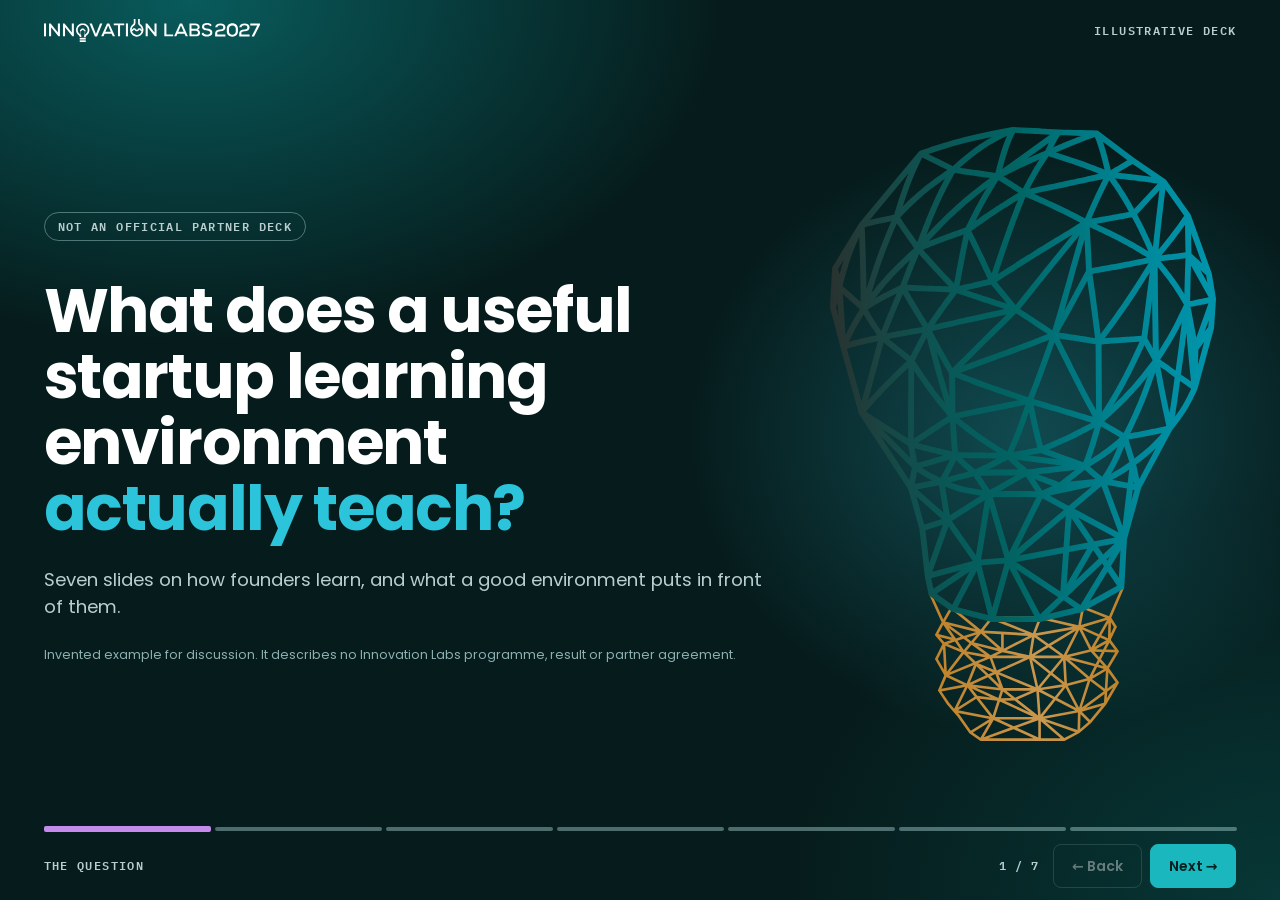
<file: generated-examples/presentation/learning-environment/index.html>
<!doctype html><html><head><meta charset=utf8><meta name=viewport content="width=device-width,initial-scale=1,viewport-fit=cover"><style>:root{color-scheme:light;box-sizing:border-box;padding-top:env(safe-area-inset-top,0px);padding-bottom:env(safe-area-inset-bottom,0px)}html{scroll-padding-top:env(safe-area-inset-top,0px)}body{margin:0;padding:0;font:14px -apple-system,BlinkMacSystemFont,sans-serif;background:#fff;color:#000}img{max-width:100%}[hidden]:not([hidden=until-found i]){display:none!important}</style></head><body>
<title>Startup Learning Environment</title>
<meta name="claude:viewport-fit-sides" content="cover">
<link rel="preconnect" href="https://fonts.googleapis.com">
<link rel="preconnect" href="https://fonts.gstatic.com" crossorigin>
<link rel="stylesheet" href="https://fonts.googleapis.com/css2?family=Poppins:wght@400;500;600;700;800&family=IBM+Plex+Mono:wght@500;600&family=Caveat:wght@700&display=swap">
<style>
/* Layout concept: one small founder idea, "the draft", is carried through seven art-led slides.
   Plain deck chrome (progress, back/next). Grounds alternate Night and Light.
   Teal is the founder's voice and reality; the single accent (purple) marks the challenger: AI, review, pressure.
   Tokens follow Innovation Labs v0.4 (Night default, Light per slide). */
:root{
  color-scheme:dark;
  --teal:#2BC4DB; --teal-deep:#016462; --teal-ink:#72ECE7; --bright:#72ECE7; --on-brand:#FFFFFF;
  --surface-page:#061B1B; --surface-alt:#0A2928; --surface:#0D3A39; --surface-tint:#0F4443; --surface-ink:#001A1C;
  --ink:#FFFFFF; --ink-muted:#B9CECE; --ink-subtle:#8FB1B2;
  --line:rgba(195,240,240,.16); --line-soft:rgba(195,240,240,.10); --line-control:rgba(195,240,240,.38); --line-strong:rgba(195,240,240,.38);
  --action:#1AB7BE; --on-action:#04201F; --action-soft:rgba(43,196,219,.14);
  --ax:#C48BEA; --ax-ink:#D2A8EE; --ax-tint:rgba(149,75,188,.22); --ax-soft:rgba(196,139,234,.18); --ax-on:#1B0F26;
  --focus:#C48BEA;
  --logo-w:block; --logo-p:none;
  --mesh-night:radial-gradient(60% 55% at 15% 0%,rgba(11,143,145,.55) 0%,transparent 70%),radial-gradient(55% 60% at 100% 100%,rgba(7,58,57,.9) 0%,transparent 72%),#061B1B;
  --font:Poppins,system-ui,-apple-system,"Segoe UI",sans-serif;
  --mono:"IBM Plex Mono",ui-monospace,SFMono-Regular,Menlo,monospace;
  --hand:Caveat,"Segoe Print","Bradley Hand",cursive;
  --ease:cubic-bezier(.3,.1,.2,1);
  /* one fluid unit: landscape follows the smaller viewport side, portrait follows width */
  --u:clamp(8px,min(.8vw + 1.2px,1.55vh),14.5px);
  --gut:clamp(16px,3.4vw,60px);
  --fs-hero:clamp(32px,calc(var(--u)*5.4),84px);
  --fs-title:clamp(27px,calc(var(--u)*4.1),62px);
  --fs-lead:clamp(15px,calc(var(--u)*1.6),23px);
  --fs-body:clamp(14px,calc(var(--u)*1.28),18px);
  --fs-small:clamp(12.5px,calc(var(--u)*1.08),15.5px);
  --fs-label:clamp(11.5px,calc(var(--u)*.92),13px);
  --fs-hand:clamp(22px,calc(var(--u)*2.5),38px);
  --fs-card:clamp(16px,calc(var(--u)*1.7),26px);
}
@media (orientation:portrait){
  :root{--u:clamp(8px,2.3vw,12.5px);--fs-hero:clamp(30px,9vw,46px);--fs-title:clamp(26px,7.4vw,40px);--fs-hand:clamp(22px,6vw,30px)}
}
[data-tone="light"]{
  color-scheme:light;
  --teal:#0095AC; --teal-deep:#016462; --teal-ink:#016462; --bright:#72ECE7; --on-brand:#FFFFFF;
  --surface-page:#FFFFFF; --surface-alt:#F4FBFB; --surface:#FFFFFF; --surface-tint:#EAF7F7; --surface-ink:#10201F;
  --ink:#10201F; --ink-muted:#3C5052; --ink-subtle:#4A5E60;
  --line:#D6E4E5; --line-soft:#E3EDEE; --line-control:#6F8689; --line-strong:#9CC3C6;
  --action:#007A8C; --on-action:#FFFFFF; --action-soft:rgba(0,149,172,.12);
  --ax:#954BBC; --ax-ink:#6B2E8C; --ax-tint:#F1E7F8; --ax-soft:rgba(149,75,188,.14); --ax-on:#FFFFFF;
  --focus:#954BBC;
  --logo-w:none; --logo-p:block;
}
[data-tone]{color:var(--ink)}
*{box-sizing:border-box}
html,body{height:100%}
body{margin:0;background:#061B1B;color:var(--ink);font-family:var(--font);font-size:var(--fs-body);line-height:1.5;-webkit-font-smoothing:antialiased;-webkit-tap-highlight-color:transparent}
.js body{overflow:hidden}
img{display:block}
button{font:inherit;color:inherit}
:focus-visible{outline:3px solid var(--focus);outline-offset:2px;border-radius:6px}
.sr{position:absolute;width:1px;height:1px;overflow:hidden;clip:rect(0 0 0 0);white-space:nowrap}

/* ---------- deck frame ---------- */
.deck{position:relative;height:100%;display:grid;grid-template-rows:auto minmax(0,1fr) auto;overflow:hidden;isolation:isolate}
.bgs{position:absolute;inset:0;z-index:-1}
.bg{position:absolute;inset:0;opacity:0}
.bg.on{opacity:1}
.bg[data-g="night"]{background:#061B1B}
.bg[data-g="mesh"]{background:var(--mesh-night)}
.bg[data-g="light"]{background:#FFFFFF}
.top{display:flex;align-items:center;justify-content:space-between;gap:16px;min-height:calc(var(--u)*4.4);padding:10px max(var(--gut),env(safe-area-inset-right,0px)) 0 max(var(--gut),env(safe-area-inset-left,0px))}
.logo{height:clamp(17px,calc(var(--u)*2),28px);width:auto}
.logo-w{display:var(--logo-w)}
.logo-p{display:var(--logo-p)}
.tag{margin:0;font:600 var(--fs-label)/1.25 var(--mono);letter-spacing:.12em;text-transform:uppercase;color:var(--ink-muted);text-align:right}
.dock{display:grid;grid-template-columns:minmax(0,1fr) auto;gap:4px 16px;align-items:center;padding:0 max(var(--gut),env(safe-area-inset-right,0px)) 12px max(var(--gut),env(safe-area-inset-left,0px))}
.prog{grid-column:1/-1;display:flex;gap:4px}
.prog button{flex:1;height:22px;padding:0;border:0;background:none;cursor:pointer;display:grid;align-items:center}
.prog button i{display:block;height:4px;border-radius:2px;background:var(--line-control)}
.prog button.done i{background:var(--teal)}
.prog button[aria-current="true"] i{background:var(--ax);height:6px}
.chap{margin:0;min-width:0;font:600 var(--fs-label)/1.2 var(--mono);letter-spacing:.12em;text-transform:uppercase;color:var(--ink-muted);white-space:nowrap;overflow:hidden;text-overflow:ellipsis}
.ctl{display:flex;align-items:center;gap:8px;grid-column:2}
.count{font:600 var(--fs-label)/1 var(--mono);letter-spacing:.08em;color:var(--ink-muted);font-variant-numeric:tabular-nums;margin-right:6px}
.btn{min-height:44px;min-width:44px;padding:0 18px;border-radius:8px;border:1px solid var(--line-control);background:transparent;font:600 14px/1 var(--font);cursor:pointer}
.btn.primary{background:var(--action);border-color:var(--action);color:var(--on-action)}
.btn:disabled{opacity:.38;cursor:default}
@media (orientation:portrait){
  .chap{display:none}
  .ctl{grid-column:1/-1;justify-content:space-between}
  .count{margin:0 auto}
  .btn{min-height:46px;padding:0 22px}
  .dock{padding-bottom:max(10px,env(safe-area-inset-bottom,0px))}
}

/* ---------- stage and slides ---------- */
.stage{position:relative;min-height:0}
.slide{position:absolute;inset:0;overflow-x:hidden;overflow-y:auto;overscroll-behavior:contain;opacity:0;visibility:hidden;transform:translateX(16px)}
.slide.on{opacity:1;visibility:visible;transform:none}
.slide.past{transform:translateX(-16px)}
@media (prefers-reduced-motion:no-preference){
  .bg{transition:opacity .5s ease}
  .slide{transition:opacity .32s var(--ease),transform .32s var(--ease),visibility 0s .32s}
  .slide.on{transition:opacity .32s var(--ease),transform .32s var(--ease)}
  body,.tag,.chap,.count,.btn{transition:color .3s ease,border-color .3s ease}
}
html:not(.js) .deck{height:auto;display:block;overflow:visible}
html:not(.js) .bgs,html:not(.js) .top,html:not(.js) .dock{display:none}
html:not(.js) .slide{position:relative;opacity:1;visibility:visible;transform:none;min-height:100vh;overflow:visible}
html:not(.js) .slide[data-ground="night"]{background:#061B1B}
html:not(.js) .slide[data-ground="mesh"]{background:var(--mesh-night)}
html:not(.js) .slide[data-ground="light"]{background:#FFFFFF}

.in{min-height:100%;width:100%;max-width:calc(var(--u)*118 + 2*var(--gut));margin:0 auto;display:grid;align-content:center;gap:calc(var(--u)*2);padding:calc(var(--u)*1.2) max(var(--gut),env(safe-area-inset-right,0px)) calc(var(--u)*1.6) max(var(--gut),env(safe-area-inset-left,0px))}
.head{display:grid;gap:calc(var(--u)*.9);justify-items:start}
h1,h2{margin:0;font-weight:700;letter-spacing:-.022em;line-height:1.07;text-wrap:balance}
h1{font-size:var(--fs-hero)}
h2{font-size:var(--fs-title);max-width:22ch}
em{font-style:normal;color:var(--teal)}
em.ax{color:var(--ax)}
.lead{margin:0;font-size:var(--fs-lead);line-height:1.45;color:var(--ink-muted);max-width:44ch}
.note{margin:0;font-size:var(--fs-small);line-height:1.45;color:var(--ink-subtle);max-width:62ch}
.kick{margin:0;font:600 var(--fs-label)/1.25 var(--mono);letter-spacing:.14em;text-transform:uppercase;color:var(--teal-ink)}
.chip{display:inline-flex;align-items:center;font:600 var(--fs-label)/1 var(--mono);letter-spacing:.12em;text-transform:uppercase;padding:8px 13px;border-radius:999px;border:1px solid var(--line-control);color:var(--ink-muted);width:fit-content}
.hand{margin:0;font:700 var(--fs-hand)/1.05 var(--hand);color:var(--ax-ink);transform:rotate(-3deg);width:fit-content}

/* the draft: the one idea carried through the deck */
.draft{margin:0;display:grid;gap:calc(var(--u)*.7);padding:calc(var(--u)*1.2) calc(var(--u)*1.5);border-radius:18px;background:var(--surface-tint);border:1px solid var(--line);transform:rotate(var(--r,-1.4deg));max-width:calc(var(--u)*34)}
.draft .lab{display:flex;justify-content:space-between;gap:14px;font:600 var(--fs-label)/1.2 var(--mono);letter-spacing:.12em;text-transform:uppercase;color:var(--teal-ink)}
.draft .lab span:last-child{color:var(--ink-subtle)}
.draft .row{display:grid;grid-template-columns:auto minmax(0,1fr);gap:.7em 1em;align-items:baseline;font-size:var(--fs-small);line-height:1.35;margin:0}
.draft .row b{font:600 var(--fs-label)/1.4 var(--mono);letter-spacing:.1em;text-transform:uppercase;color:var(--ink-subtle)}
.draft .row.empty span{border-bottom:1.5px dashed var(--line-control);color:var(--ink-subtle);padding-bottom:2px}
.draft .row span{min-width:0}

/* svg vocabulary */
svg{display:block}
.sk{fill:none;stroke:var(--line-strong);stroke-width:3;stroke-linecap:round;stroke-linejoin:round}
.sk-ink{stroke:var(--ink)} .sk-mut{stroke:var(--ink-muted)} .sk-t{stroke:var(--teal)} .sk-td{stroke:var(--teal-deep)} .sk-b{stroke:var(--bright)} .sk-x{stroke:var(--ax)} .sk-w{stroke:var(--surface)}
.w2{stroke-width:2} .w4{stroke-width:4} .w6{stroke-width:6} .w8{stroke-width:8} .w14{stroke-width:14}
.dash{stroke-dasharray:6 7}
.fl-ink{fill:var(--ink)} .fl-t{fill:var(--teal)} .fl-td{fill:var(--teal-deep)} .fl-s{fill:var(--surface)} .fl-a{fill:var(--surface-alt)} .fl-z{fill:var(--surface-tint)} .fl-k{fill:var(--surface-ink)} .fl-b{fill:var(--bright)} .fl-x{fill:var(--ax)} .fl-mut{fill:var(--ink-subtle)}
.ico{width:calc(var(--u)*2.2);height:calc(var(--u)*2.2);flex:none;fill:none;stroke:currentColor;stroke-width:1.9;stroke-linecap:round;stroke-linejoin:round}
.arr{width:calc(var(--u)*3.4);height:auto;fill:none;stroke:currentColor;stroke-width:3;stroke-linecap:round;stroke-linejoin:round;flex:none}

/* ---------- slide 1: the question ---------- */
.s1::before{content:"";position:absolute;inset:0;background:radial-gradient(38% 56% at 80% 50%,rgba(43,196,219,.28),transparent 70%);pointer-events:none}
.s1 .in{justify-items:start;gap:calc(var(--u)*2.2)}
.s1 h1{max-width:17ch}
.s1 .bulb{height:min(26vh,200px);width:auto;justify-self:end;order:-1}

/* ---------- slide 2: two worlds ---------- */
.duo{display:grid;gap:calc(var(--u)*1.2);grid-template-columns:minmax(0,1fr);min-height:0}
.panel{margin:0;display:grid;grid-template-rows:minmax(0,1fr) auto;border-radius:22px;overflow:hidden;background:var(--surface);border:1px solid var(--line);min-height:0}
.panel .pic{min-height:0;aspect-ratio:520/400}
.panel svg{width:100%;height:100%}
.panel figcaption{display:flex;flex-wrap:wrap;align-items:center;gap:10px 18px;padding:calc(var(--u)*1.1) calc(var(--u)*1.6);border-top:1px solid var(--line)}
.p-behaviour{background:var(--surface-tint);border-color:var(--line-strong)}
.words{list-style:none;margin:0;padding:0;display:flex;flex-wrap:wrap;gap:8px}
.words li{font-size:var(--fs-small);line-height:1;padding:7px 13px;border-radius:999px;border:1px solid var(--line-control);font-weight:500}
.p-theatre .words li{border-style:dashed;color:var(--ink-muted)}
.p-behaviour .words li{background:var(--surface);border-color:var(--teal);font-weight:600}

/* ---------- slide 3: real problems ---------- */
.scene{position:relative;width:100%;aspect-ratio:var(--ar);margin:0 auto}
.scene>svg{width:100%;height:100%}
.scene .draft{margin-top:calc(var(--u)*1.2)}
.scene .hand{position:absolute;left:19%;top:11%}

/* ---------- slide 4: who goes first ---------- */
.order{display:grid;gap:calc(var(--u)*1.1)}
.lane{display:grid;gap:calc(var(--u)*1);padding:calc(var(--u)*1.5) calc(var(--u)*2);border-radius:22px;background:var(--surface);border:1px solid var(--line)}
.lane-b{border:1.5px solid var(--teal)}
.lane-a .kick{color:var(--ink-subtle)}
.flow{display:grid;gap:calc(var(--u)*1);grid-template-columns:minmax(0,1fr);align-items:center}
.flow .arr{justify-self:center;transform:rotate(90deg);color:var(--line-control)}
.lane-b .flow .arr{color:var(--teal)}
.node{display:grid;gap:6px;padding:calc(var(--u)*1.5) calc(var(--u)*1.8);border-radius:16px;border:1.5px solid var(--line-control);min-width:0}
.node .nh{display:flex;align-items:center;gap:calc(var(--u)*.8)}
.node b{font-size:var(--fs-card);line-height:1.2;font-weight:600}
.node .ord{font:600 var(--fs-label)/1 var(--mono);letter-spacing:.1em;color:var(--ink-subtle);margin-left:auto}
.node i{font-style:normal;font-size:calc(var(--fs-body)*1.02);line-height:1.4;color:var(--ink-muted)}
.node.ai{border-color:var(--ax)}
.node.ai .ico{color:var(--ax-ink)}
.lane-a .node{border-style:dashed;background:transparent}
.lane-a .node b{color:var(--ink-muted);font-weight:500}
.lane-b .node.fd{background:var(--teal-deep);border-color:var(--teal)}
.lane-b .node.fd b,.lane-b .node.fd i,.lane-b .node.fd .ord{color:#FFFFFF}
.lane-b .node.ai{background:var(--ax-tint)}
.out{margin:0;font-size:calc(var(--fs-card)*.95);font-weight:600;line-height:1.3}
.lane-a .out{color:var(--ink-subtle);font-weight:500}
.lane-b .out{color:var(--teal-ink)}
.s4 .head .hand{margin-top:calc(var(--u)*.4)}

/* ---------- slide 5: pressure ---------- */
.s5 .head{justify-items:center;text-align:center}
.s5 h2{max-width:24ch}
.s5 .lead{max-width:48ch}
.press{display:grid;gap:calc(var(--u)*1.1);grid-template-columns:minmax(0,1fr) minmax(0,1fr);grid-template-areas:"ai ai" "ad ad" "dr dr" "a1 a2" "us ev";justify-items:stretch;width:100%;max-width:calc(var(--u)*100);margin:0 auto}
.press .v-ai{grid-area:ai} .press .ad{grid-area:ad;transform:rotate(90deg)} .press .draft{grid-area:dr} .press .ar1{grid-area:a1} .press .ar2{grid-area:a2} .press .v-us{grid-area:us} .press .v-ev{grid-area:ev}
.press .draft{max-width:none;justify-self:stretch}
.voice{display:grid;gap:10px;padding:calc(var(--u)*1.6) calc(var(--u)*1.9);border-radius:18px;background:var(--surface);border:1px solid var(--line)}
.voice .who{display:flex;align-items:center;gap:10px;color:var(--teal-ink)}
.voice p{margin:0;font-size:var(--fs-card);font-weight:600;line-height:1.28}
.voice.ai{background:var(--ax-tint);border-color:var(--ax)}
.voice.ai .who{color:var(--ax-ink)}
.press .arr{justify-self:center;color:var(--teal);width:calc(var(--u)*4)}
.press .ar1,.press .ar2{transform:rotate(-90deg)}
.press .arr.axc{color:var(--ax)}
.press .draft .big{font-size:var(--fs-card);font-weight:600;line-height:1.28}
.press .draft{padding:calc(var(--u)*1.6) calc(var(--u)*2)}
.press .draft .row{grid-template-columns:1fr;gap:.35em}

/* ---------- slide 6: corrections ---------- */
.ledger{display:grid;gap:calc(var(--u)*1.2);grid-template-columns:minmax(0,1fr)}
.ledger .arr{justify-self:center;transform:rotate(90deg);color:var(--teal)}
.ver{display:grid;gap:calc(var(--u)*.9);align-content:start}
.sheet{display:grid;gap:calc(var(--u)*.8);padding:calc(var(--u)*1.4) calc(var(--u)*1.6);border-radius:18px;background:var(--surface-tint);border:1.5px solid var(--line-control)}
.sheet .tr{display:flex;justify-content:space-between;align-items:baseline;gap:10px}
.sheet .tr b{font-size:calc(var(--fs-card)*.9);font-weight:600;line-height:1.25}
.sheet .tr span{font:600 var(--fs-label)/1 var(--mono);letter-spacing:.12em;color:var(--teal-ink)}
.sheet svg{width:100%;height:auto;max-height:calc(var(--u)*15);margin:0 auto}
.v1 .sheet{border-style:dashed}
.v3 .sheet{border-color:var(--teal);border-width:2px}
.fix{display:grid;gap:4px;padding:calc(var(--u)*1) calc(var(--u)*1.3);border-radius:14px;background:var(--ax-tint);border:1px solid var(--ax)}
.fix .kick{color:var(--ax-ink)}
.fix p{margin:0;font-size:var(--fs-body);line-height:1.35}
.s6 .head{grid-template-columns:minmax(0,1fr);align-items:end}

/* ---------- slide 7: partner ---------- */
.s7 .frame{position:absolute;right:-20%;bottom:6%;height:46%;width:auto;opacity:.4;pointer-events:none}
.s7 .in{position:relative}
.s7 h2{max-width:24ch}
.doors{display:grid;gap:calc(var(--u)*1.6);grid-template-columns:minmax(0,1fr);align-items:center}
.arches{list-style:none;margin:0;padding:0;display:grid;grid-template-columns:repeat(2,minmax(0,1fr));gap:calc(var(--u)*1.4) calc(var(--u)*1.2)}
.arches li{display:grid;gap:4px;justify-items:center;text-align:center}
.arches svg{width:min(100%,calc(var(--u)*13));height:auto}
.arches b{font-size:calc(var(--fs-card)*.85);font-weight:600}
.arches span{font-size:var(--fs-small);line-height:1.35;color:var(--ink-muted);max-width:22ch}
.close{display:grid;justify-items:start;gap:calc(var(--u)*.6)}
.s7 .draft{max-width:calc(var(--u)*24)}

/* ---------- landscape (laptop, tablet, phone on its side): side-by-side layouts ---------- */
@media (orientation:landscape) and (min-width:640px){
  .s1 .bulb{position:absolute;right:max(var(--gut),5vw);top:50%;transform:translateY(-50%);height:min(80%,720px);justify-self:auto}
  .s1 .in>:not(.bulb){max-width:62%}
  .s2 .head{grid-template-columns:minmax(0,1.5fr) minmax(0,1fr);grid-template-areas:"k k" "h l";align-items:end;column-gap:calc(var(--u)*4)}
  .s2 .head .kick{grid-area:k} .s2 .head h2{grid-area:h;max-width:26ch} .s2 .head .lead{grid-area:l}
  .duo{grid-template-columns:1fr 1fr}
  .flow{grid-template-columns:minmax(0,1.25fr) auto minmax(0,1fr) auto minmax(0,1.1fr)}
  .flow .arr{transform:none}
  .s4 .head,.s6 .head{grid-template-columns:minmax(0,1fr) auto;align-items:end;column-gap:calc(var(--u)*3)}
  .s4 .head>.kick,.s4 .head>h2,.s4 .head>.lead,.s6 .head>.kick,.s6 .head>h2,.s6 .head>.lead{grid-column:1}
  .s4 .head .hand,.s6 .head .hand{grid-column:2;grid-row:2/4;align-self:end;margin:0 calc(var(--u)*3) calc(var(--u)*.6) 0}
  .press{grid-template-columns:minmax(0,1fr) auto minmax(0,1.15fr) auto minmax(0,1fr);grid-template-areas:". . ai . ." ". . ad . ." "us a1 dr a2 ev";align-items:center}
  .press .ar1{transform:none} .press .ar2{transform:rotate(180deg)}
  .ledger{grid-template-columns:minmax(0,1fr) auto minmax(0,1fr) auto minmax(0,1fr);align-items:start}
  .ledger .arr{transform:none;margin-top:calc(var(--u)*11)}
  .s7 .frame{right:1%;top:22%;bottom:auto;height:70%;opacity:.55}
  .doors{grid-template-columns:minmax(0,.8fr) minmax(0,3.6fr)}
  .arches{grid-template-columns:repeat(4,minmax(0,1fr))}
}
/* ---------- roomy screens: the art fills the slide ---------- */
@media (min-width:1000px) and (orientation:landscape) and (min-height:620px){
  .fill{height:100%;grid-template-rows:auto minmax(calc(var(--u)*20),1fr);align-content:stretch}
  .panel .pic{aspect-ratio:auto}
  .fit{container-type:size;min-height:0}
  .scene{width:min(100cqw,calc(100cqh*var(--arn)));margin:0 auto}
  .scene .draft{position:absolute;left:3%;bottom:4%;width:40%;max-width:none;margin:0}
}
/* ---------- phone on its side: slim chrome ---------- */
@media (orientation:landscape) and (max-height:520px){
  .top{min-height:0;padding-top:6px}
  .logo{height:16px}
  .tag,.chap{display:none}
  .dock{gap:0 16px;padding-bottom:6px}
  .prog{grid-column:1;grid-row:1}
  .ctl{grid-column:2;grid-row:1}
  .btn{min-height:40px}
}
</style>

<div class="deck" id="deck">
  <div class="bgs" aria-hidden="true">
    <div class="bg on" data-g="mesh"></div>
    <div class="bg" data-g="night"></div>
    <div class="bg" data-g="light"></div>
  </div>

  <header class="top">
    <img class="logo logo-w" src="[data-uri]" alt="Innovation Labs">
    <img class="logo logo-p" src="[data-uri]" alt="">
    <p class="tag">Illustrative deck</p>
  </header>

  <main class="stage" id="stage">

    <!-- 1 · the question -->
    <section class="slide s1" id="s1" data-tone="night" data-ground="mesh" data-name="The question" aria-label="Slide 1 of 7: The question">
      <div class="in">
        <img class="bulb" src="[data-uri]" alt="">
        <p class="chip">Not an official partner deck</p>
        <h1>What does a useful startup learning environment <em>actually teach?</em></h1>
        <p class="lead">Seven slides on how founders learn, and what a good environment puts in front of them.</p>
        <p class="note">Invented example for discussion. It describes no Innovation Labs programme, result or partner agreement.</p>
      </div>
    </section>

    <!-- 2 · the common mistake -->
    <section class="slide s2" id="s2" data-tone="night" data-ground="night" data-name="The common mistake" aria-label="Slide 2 of 7: The common mistake">
      <div class="in fill">
        <header class="head">
          <p class="kick">The common mistake</p>
          <h2>Don't teach startup theatre. <em>Teach learning behaviour.</em></h2>
          <p class="lead">Theatre is what an audience sees. Behaviour is what a founder does next.</p>
        </header>
        <div class="duo">
          <figure class="panel p-theatre" data-tone="night">
            <div class="pic">
              <svg viewBox="0 0 520 400" preserveAspectRatio="xMidYMid slice" role="img" aria-label="A stage with curtains and a spotlight. A presenter at a lectern points to a screen with a rising chart while an audience applauds.">
                <defs><linearGradient id="gSpot" x1="0" y1="0" x2="0" y2="1"><stop offset="0" stop-color="#fff" stop-opacity=".30"/><stop offset="1" stop-color="#fff" stop-opacity=".02"/></linearGradient></defs>
                <path class="fl-z" d="M0 0H96C88 74 108 150 90 250C82 300 96 330 92 352H0Z"/>
                <path class="fl-z" d="M520 0H424C432 74 412 150 430 250C438 300 424 330 428 352H520Z"/>
                <path class="sk w2" d="M34 0C28 120 42 240 32 352M66 0C60 120 74 240 64 352M486 0C492 120 478 240 488 352M454 0C460 120 446 240 456 352"/>
                <path d="M248 40L126 340H394L272 40Z" fill="url(#gSpot)"/>
                <rect class="sk fl-a w2" x="166" y="84" width="188" height="118" rx="8"/>
                <rect class="fl-mut" x="184" y="98" width="58" height="6" rx="3"/>
                <polyline class="sk sk-b w4" points="186,184 212,170 236,176 264,150 290,138 322,110"/>
                <path class="sk sk-b w4" d="M308 108H324V124"/>
                <rect class="fl-s" x="0" y="338" width="520" height="24"/>
                <path class="sk w2" d="M0 338H520"/>
                <path class="fl-td sk w2" d="M232 338V268H288V338Z"/>
                <rect class="fl-t" x="242" y="226" width="36" height="40" rx="14"/>
                <circle class="fl-ink" cx="260" cy="208" r="15"/>
                <path class="sk sk-t w6" d="M276 238L312 214"/>
                <circle class="fl-ink" cx="315" cy="212" r="5"/>
                <path class="fl-z sk w2" d="M226 268H294L288 256H232Z"/>
                <path class="sk sk-ink w2" d="M260 256V244"/>
                <circle class="fl-ink" cx="260" cy="240" r="4"/>
                <path class="fl-td" d="M0 0H520V30Q494 62 468 30Q442 62 416 30Q390 62 364 30Q338 62 312 30Q286 62 260 30Q234 62 208 30Q182 62 156 30Q130 62 104 30Q78 62 52 30Q26 62 0 30Z"/>
                <path class="fl-b" opacity=".85" d="M118 120l5 12 12 5-12 5-5 12-5-12-12-5 12-5Z"/>
                <path class="fl-b" opacity=".85" d="M404 132l4 9 9 4-9 4-4 9-4-9-9-4 9-4Z"/>
                <g class="fl-k sk w2"><circle cx="44" cy="394" r="21"/><circle cx="104" cy="388" r="21"/><circle cx="164" cy="394" r="21"/><circle cx="224" cy="388" r="21"/><circle cx="284" cy="394" r="21"/><circle cx="344" cy="388" r="21"/><circle cx="404" cy="394" r="21"/><circle cx="464" cy="388" r="21"/></g>
                <path class="sk sk-b w2" d="M92 352l-6-12M104 350v-14M116 352l6-12M332 352l-6-12M344 350v-14M356 352l6-12M452 352l-6-12M464 350v-14M476 352l6-12"/>
              </svg>
            </div>
            <figcaption><span class="kick">Startup theatre</span>
              <ul class="words"><li>The pitch</li><li>The polish</li><li>The applause</li></ul>
            </figcaption>
          </figure>
          <figure class="panel p-behaviour" data-tone="light">
            <div class="pic">
              <svg viewBox="0 0 520 400" preserveAspectRatio="xMidYMid slice" role="img" aria-label="An open notebook on a desk with a rough sketch of a machine, a struck-out line and a corrected line, beside a pencil, a magnifying glass, sticky notes and a question mark.">
                <path class="fl-s" d="M0 322C140 316 380 326 520 318V400H0Z"/>
                <path class="sk w3" d="M0 322C140 316 380 326 520 318"/>
                <g transform="rotate(-6 56 96)"><rect class="fl-s sk w2" x="26" y="64" width="62" height="62" rx="4"/><path class="sk sk-t w2" d="M38 84H76M38 98H70M38 112H60"/></g>
                <g transform="rotate(5 470 150)"><rect class="fl-s sk w2" x="440" y="120" width="62" height="62" rx="4"/><path class="sk sk-t w2" d="M452 140H490M452 154H482"/></g>
                <path class="fl-s sk w2" d="M250 98l-10 22l28-16"/>
                <circle class="fl-s sk w2" cx="270" cy="70" r="32"/>
                <path class="sk sk-t w4" d="M258 60c0-14 24-14 24 0c0 10-12 10-12 22"/>
                <circle class="fl-t" cx="270" cy="92" r="3.5"/>
                <path class="fl-s sk w3" d="M96 184L254 174V320L96 330Z"/>
                <path class="fl-s sk w3" d="M254 174L416 186V332L254 320Z"/>
                <rect class="sk sk-ink w3" x="128" y="214" width="92" height="86" rx="8" transform="rotate(-1.5 174 257)"/>
                <circle class="sk sk-ink w3" cx="174" cy="262" r="24"/>
                <path class="sk sk-t w3" d="M160 262c8-10 20-10 28 0"/>
                <path class="sk w3" d="M282 212H388M282 234H372M282 258H384"/>
                <path class="sk sk-ink w3" d="M276 262L392 252"/>
                <path class="sk sk-t w4" d="M282 290H366M378 290l7 7 14-16"/>
                <g transform="rotate(-24 366 304)"><rect class="fl-b sk w2" x="316" y="298" width="104" height="14" rx="3"/><path class="fl-ink" d="M316 298L296 305L316 312Z"/><rect class="fl-t" x="412" y="298" width="12" height="14" rx="2"/></g>
                <circle class="fl-s sk sk-ink w6" cx="56" cy="270" r="30"/>
                <path class="sk sk-ink w6" d="M78 292L100 318"/>
              </svg>
            </div>
            <figcaption><span class="kick">Learning behaviour</span>
              <ul class="words"><li>Notice</li><li>Question</li><li>Correct</li></ul>
            </figcaption>
          </figure>
        </div>
      </div>
    </section>

    <!-- 3 · real problems -->
    <section class="slide s3" id="s3" data-tone="light" data-ground="light" data-name="Real problems" aria-label="Slide 3 of 7: Real problems">
      <div class="in fill">
        <header class="head">
          <p class="kick">Real problems</p>
          <h2>Observe first. <em>Invent second.</em></h2>
          <p class="lead">Spend time where the problem lives before anyone designs a fix.</p>
        </header>
        <div class="fit">
          <div class="scene" style="--ar:760/400;--arn:1.9">
            <svg viewBox="0 0 760 400" role="img" aria-label="A student dorm laundry room. Four machines are running and two students with baskets wait. A founder holds a magnifying lens over the waiting students and carries a notebook. A light bulb with a slash through it sits in the corner.">
              <defs><mask id="mLens"><rect width="760" height="400" fill="#fff"/><circle cx="492" cy="262" r="112" fill="#000"/></mask></defs>
              <path class="fl-z" d="M0 24A24 24 0 0 1 24 0H736A24 24 0 0 1 760 24V292H0Z"/>
              <path class="fl-a" d="M0 292H760V376A24 24 0 0 1 736 400H24A24 24 0 0 1 0 376Z"/>
              <path class="sk w2" d="M0 292H760"/>
              <g>
                <rect class="fl-s sk w3" x="28" y="164" width="100" height="128" rx="10"/><rect class="fl-z" x="36" y="172" width="84" height="20" rx="4"/><circle class="fl-t" cx="48" cy="182" r="4"/><circle class="sk sk-mut w2" cx="104" cy="182" r="5"/><circle class="fl-z sk sk-mut w4" cx="78" cy="236" r="34"/><circle class="fl-t" cx="78" cy="238" r="24" opacity=".28"/><path class="sk sk-t w3" d="M62 240c6-14 26-14 32 0"/>
                <rect class="fl-s sk w3" x="138" y="164" width="100" height="128" rx="10"/><rect class="fl-z" x="146" y="172" width="84" height="20" rx="4"/><circle class="fl-t" cx="158" cy="182" r="4"/><circle class="sk sk-mut w2" cx="214" cy="182" r="5"/><circle class="fl-z sk sk-mut w4" cx="188" cy="236" r="34"/><circle class="fl-t" cx="188" cy="238" r="24" opacity=".28"/><path class="sk sk-t w3" d="M172 240c6-14 26-14 32 0"/>
                <rect class="fl-s sk w3" x="248" y="164" width="100" height="128" rx="10"/><rect class="fl-z" x="256" y="172" width="84" height="20" rx="4"/><circle class="fl-t" cx="268" cy="182" r="4"/><circle class="sk sk-mut w2" cx="324" cy="182" r="5"/><circle class="fl-z sk sk-mut w4" cx="298" cy="236" r="34"/><circle class="fl-t" cx="298" cy="238" r="24" opacity=".28"/><path class="sk sk-t w3" d="M282 240c6-14 26-14 32 0"/>
                <rect class="fl-s sk w3" x="358" y="164" width="100" height="128" rx="10"/><rect class="fl-z" x="366" y="172" width="84" height="20" rx="4"/><circle class="fl-t" cx="378" cy="182" r="4"/><circle class="sk sk-mut w2" cx="434" cy="182" r="5"/><circle class="fl-z sk sk-mut w4" cx="408" cy="236" r="34"/><circle class="fl-t" cx="408" cy="238" r="24" opacity=".28"/><path class="sk sk-t w3" d="M392 240c6-14 26-14 32 0"/>
              </g>
              <rect class="fl-mut" x="450" y="252" width="48" height="98" rx="22"/><circle class="fl-mut" cx="474" cy="232" r="17"/>
              <path class="fl-t sk sk-td w2" d="M446 300H502L494 336H454Z"/>
              <circle class="fl-s sk sk-mut w3" cx="474" cy="196" r="13"/><path class="sk sk-mut w2" d="M474 188V196L480 200"/>
              <rect class="fl-mut" x="520" y="258" width="48" height="92" rx="22"/><circle class="fl-mut" cx="544" cy="238" r="17"/>
              <path class="fl-t sk sk-td w2" d="M516 306H572L564 340H524Z"/>
              <circle class="fl-mut" cx="532" cy="206" r="3.5"/><circle class="fl-mut" cx="544" cy="206" r="3.5"/><circle class="fl-mut" cx="556" cy="206" r="3.5"/>
              <rect class="fl-a" width="760" height="400" rx="24" opacity=".62" mask="url(#mLens)"/>
              <circle class="sk sk-ink w8" cx="492" cy="262" r="112"/>
              <path class="sk sk-w w6" opacity=".9" d="M420 211A88 88 0 0 1 462 179"/>
              <path class="sk sk-ink w14" d="M580 336L644 356"/>
              <path class="sk sk-t w14" d="M674 292L650 350"/>
              <rect class="fl-t" x="662" y="262" width="66" height="122" rx="28"/>
              <circle class="fl-td" cx="694" cy="236" r="24"/>
              <circle class="fl-td" cx="648" cy="356" r="9"/>
              <path class="sk sk-t w14" d="M722 292L736 318"/>
              <g transform="rotate(10 736 320)"><rect class="fl-s sk w3" x="716" y="292" width="38" height="52" rx="4"/><path class="sk sk-t w2" d="M724 306H746M724 318H742M724 330H738"/></g>
              <path class="sk sk-mut w3 dash" d="M100 46a24 24 0 0 1 12 44v10H88V90a24 24 0 0 1 12-44Z"/>
              <path class="sk sk-mut w3" d="M90 108H110"/>
              <path class="sk sk-ink w4" d="M68 114L132 40"/>
            </svg>
            <p class="hand">idea? not yet.</p>
            <aside class="draft" style="--r:-1.6deg" aria-label="The draft, version zero">
              <div class="lab"><span>The draft · v0</span><span>Invented example</span></div>
              <p class="row"><b>Seen</b><span>People wait. Every machine is in use.</span></p>
              <p class="row empty"><b>Idea</b><span>not yet</span></p>
            </aside>
          </div>
        </div>
      </div>
    </section>

    <!-- 4 · think first -->
    <section class="slide s4" id="s4" data-tone="night" data-ground="night" data-name="Think first" aria-label="Slide 4 of 7: Think first">
      <div class="in">
        <header class="head">
          <p class="kick">Think before using AI</p>
          <h2>Think first. <em class="ax">Then ask AI.</em></h2>
          <p class="lead">Whoever writes the first answer owns the thinking.</p>
          <p class="hand">you hold the pen first</p>
        </header>
        <div class="order">
          <div class="lane lane-a">
            <p class="kick">AI first</p>
            <div class="flow">
              <div class="node ai">
                <div class="nh"><svg class="ico" viewBox="0 0 24 24" aria-hidden="true"><path d="M12 2l2.6 7.4L22 12l-7.4 2.6L12 22l-2.6-7.4L2 12l7.4-2.6Z"/></svg><b>AI answers</b><span class="ord">1</span></div>
                <i>A finished draft appears.</i>
              </div>
              <svg class="arr" viewBox="0 0 40 16" aria-hidden="true"><path d="M3 8H35M28 2l7 6-7 6"/></svg>
              <div class="node">
                <div class="nh"><b>Founder edits</b><span class="ord">2</span></div>
                <i>Polishing an idea they did not form.</i>
              </div>
              <svg class="arr" viewBox="0 0 40 16" aria-hidden="true"><path d="M3 8H35M28 2l7 6-7 6"/></svg>
              <p class="out">Someone else's thinking, polished.</p>
            </div>
          </div>
          <div class="lane lane-b">
            <p class="kick">Founder first</p>
            <div class="flow">
              <div class="node fd">
                <div class="nh"><svg class="ico" viewBox="0 0 24 24" aria-hidden="true"><path d="M4 20l1.5-5L16 4.5a2 2 0 0 1 3 0l.5.5a2 2 0 0 1 0 3L9 18.5Z M14 7l3 3"/></svg><b>Founder writes the first answer</b><span class="ord">1</span></div>
                <i>“A way to see which machines are free.”</i>
              </div>
              <svg class="arr" viewBox="0 0 40 16" aria-hidden="true"><path d="M3 8H35M28 2l7 6-7 6"/></svg>
              <div class="node ai">
                <div class="nh"><svg class="ico" viewBox="0 0 24 24" aria-hidden="true"><path d="M12 2l2.6 7.4L22 12l-7.4 2.6L12 22l-2.6-7.4L2 12l7.4-2.6Z"/></svg><b>AI questions it</b><span class="ord">2</span></div>
                <i>What is missing? What if it is wrong?</i>
              </div>
              <svg class="arr" viewBox="0 0 40 16" aria-hidden="true"><path d="M3 8H35M28 2l7 6-7 6"/></svg>
              <p class="out">Your thinking, sharpened.</p>
            </div>
          </div>
        </div>
      </div>
    </section>

    <!-- 5 · challenge assumptions -->
    <section class="slide s5" id="s5" data-tone="night" data-ground="night" data-name="Challenge assumptions" aria-label="Slide 5 of 7: Challenge assumptions">
      <div class="in">
        <header class="head">
          <p class="kick">Challenge assumptions</p>
          <h2>Let the draft face <em>three kinds of doubt.</em></h2>
          <p class="lead">Users, evidence and AI each ask what the founder has not.</p>
        </header>
        <div class="press">
          <div class="voice ai v-ai">
            <span class="who kick"><svg class="ico" viewBox="0 0 24 24" aria-hidden="true"><path d="M12 2l2.6 7.4L22 12l-7.4 2.6L12 22l-2.6-7.4L2 12l7.4-2.6Z"/></svg>AI</span>
            <p>“What would prove this wrong?”</p>
          </div>
          <svg class="arr ad axc" viewBox="0 0 40 16" aria-hidden="true"><path d="M3 8H35M28 2l7 6-7 6"/></svg>
          <div class="voice v-us">
            <span class="who kick"><svg class="ico" viewBox="0 0 24 24" aria-hidden="true"><circle cx="9" cy="8" r="3.2"/><circle cx="17" cy="9" r="2.6"/><path d="M3 19c0-3.5 2.7-5.5 6-5.5s6 2 6 5.5M14.5 14c3 0 6 1.5 6 5"/></svg>Users</span>
            <p>“Would you really check it?”</p>
          </div>
          <svg class="arr ar1" viewBox="0 0 40 16" aria-hidden="true"><path d="M3 8H35M28 2l7 6-7 6"/></svg>
          <aside class="draft" style="--r:-1deg" aria-label="The draft, under pressure">
            <div class="lab"><span>The draft · v0</span><span>Invented example</span></div>
            <p class="row"><b>Idea</b><span class="big">A way to see which machines are free.</span></p>
          </aside>
          <svg class="arr ar2" viewBox="0 0 40 16" aria-hidden="true"><path d="M3 8H35M28 2l7 6-7 6"/></svg>
          <div class="voice v-ev">
            <span class="who kick"><svg class="ico" viewBox="0 0 24 24" aria-hidden="true"><circle cx="10.5" cy="10.5" r="6"/><path d="M15 15l5.5 5.5"/></svg>Evidence</span>
            <p>“What did we actually see?”</p>
          </div>
        </div>
      </div>
    </section>

    <!-- 6 · build, review, iterate -->
    <section class="slide s6" id="s6" data-tone="light" data-ground="light" data-name="Build, review, iterate" aria-label="Slide 6 of 7: Build, review, iterate">
      <div class="in">
        <header class="head">
          <p class="kick">Build · review · iterate</p>
          <h2>Progress is a list of <em>corrections.</em></h2>
          <p class="lead">A good review changes the next version. A good performance changes nothing.</p>
          <p class="hand">wrong early is cheap</p>
        </header>
        <div class="ledger">
          <div class="ver v1">
            <div class="sheet">
              <div class="tr"><b>Group-chat message</b><span>V1</span></div>
              <svg viewBox="0 0 200 112" role="img" aria-label="A chat message from the founder buried under newer messages">
                <rect class="fl-t" x="14" y="6" width="120" height="28" rx="14"/>
                <rect class="fl-z sk w2" x="50" y="26" width="132" height="24" rx="12"/>
                <rect class="fl-z sk w2" x="20" y="46" width="124" height="24" rx="12"/>
                <rect class="fl-z sk w2" x="60" y="66" width="130" height="24" rx="12"/>
                <rect class="fl-z sk w2" x="26" y="86" width="110" height="22" rx="11"/>
              </svg>
            </div>
            <div class="fix"><span class="kick">Review</span><p>Buried by other messages.</p></div>
          </div>
          <svg class="arr" viewBox="0 0 40 16" aria-hidden="true"><path d="M3 8H35M28 2l7 6-7 6"/></svg>
          <div class="ver v2">
            <div class="sheet">
              <div class="tr"><b>Pinned status list</b><span>V2</span></div>
              <svg viewBox="0 0 200 112" role="img" aria-label="A pinned checklist where only the first two items are ticked">
                <rect class="fl-s sk w3" x="40" y="10" width="120" height="98" rx="8"/>
                <circle class="fl-td" cx="100" cy="10" r="6"/>
                <rect class="sk sk-mut w2" x="54" y="26" width="12" height="12" rx="2"/><path class="sk w2" d="M74 32H140"/><path class="sk sk-t w3" d="M56 32l3 3 6-7"/>
                <rect class="sk sk-mut w2" x="54" y="46" width="12" height="12" rx="2"/><path class="sk w2" d="M74 52H132"/><path class="sk sk-t w3" d="M56 52l3 3 6-7"/>
                <rect class="sk sk-mut w2" x="54" y="66" width="12" height="12" rx="2"/><path class="sk w2" d="M74 72H138"/>
                <rect class="sk sk-mut w2" x="54" y="86" width="12" height="12" rx="2"/><path class="sk w2" d="M74 92H126"/>
              </svg>
            </div>
            <div class="fix"><span class="kick">Review</span><p>Nobody kept it updated.</p></div>
          </div>
          <svg class="arr" viewBox="0 0 40 16" aria-hidden="true"><path d="M3 8H35M28 2l7 6-7 6"/></svg>
          <div class="ver v3">
            <div class="sheet">
              <div class="tr"><b>Sign on each machine</b><span>V3</span></div>
              <svg viewBox="0 0 200 112" role="img" aria-label="A washing machine with a small tag hanging from it showing a clock">
                <rect class="fl-s sk sk-mut w3" x="48" y="6" width="96" height="100" rx="10"/>
                <rect class="fl-z" x="56" y="12" width="80" height="16" rx="4"/>
                <circle class="fl-z sk sk-mut w3" cx="96" cy="64" r="28"/>
                <circle class="fl-t" cx="96" cy="66" r="19" opacity=".28"/>
                <path class="sk sk-mut w2" d="M144 30C162 30 166 40 166 46"/>
                <rect class="fl-b sk sk-td w2" x="150" y="46" width="34" height="28" rx="6"/>
                <circle class="sk sk-td w2" cx="167" cy="60" r="7"/><path class="sk sk-td w2" d="M167 56V60L170 62"/>
              </svg>
            </div>
            <div class="fix"><span class="kick">Review</span><p>Hard to read at night.</p></div>
          </div>
        </div>
      </div>
    </section>

    <!-- 7 · what a partner makes possible -->
    <section class="slide s7" id="s7" data-tone="night" data-ground="mesh" data-name="What a partner makes possible" aria-label="Slide 7 of 7: What a partner makes possible">
      <img class="frame" src="[data-uri]" alt="">
      <div class="in">
        <header class="head">
          <p class="kick">What a partner makes possible</p>
          <h2>Founders learn from reality. <em>A partner opens the door.</em></h2>
        </header>
        <div class="doors">
          <aside class="draft" style="--r:-1.4deg" aria-label="The draft, version three">
            <div class="lab"><span>The draft · v3</span></div>
            <p class="row"><b>Next</b><span>People it has not met yet.</span></p>
          </aside>
          <ul class="arches">
            <li>
              <svg viewBox="0 0 120 170" role="img" aria-label="An arch containing two people">
                <path class="fl-z sk w3" d="M10 164V66A50 50 0 0 1 110 66V164Z"/><path class="sk w3" d="M2 164H118"/>
                <path class="fl-t" d="M30 142c0-14 8-22 16-22s16 8 16 22Z"/><circle class="fl-t" cx="46" cy="106" r="9"/>
                <path class="fl-b" d="M62 144c0-12 6-20 14-20s14 8 14 20Z"/><circle class="fl-b" cx="76" cy="112" r="8"/>
              </svg>
              <b>People</b><span>Users and mentors to ask</span>
            </li>
            <li>
              <svg viewBox="0 0 120 170" role="img" aria-label="An arch containing a small shopfront">
                <path class="fl-z sk w3" d="M10 164V66A50 50 0 0 1 110 66V164Z"/><path class="sk w3" d="M2 164H118"/>
                <path class="fl-t" d="M32 98H88L84 86H36Z"/><rect class="sk sk-b w3" x="36" y="98" width="48" height="44"/><rect class="fl-t" x="52" y="116" width="16" height="26"/>
              </svg>
              <b>Contexts</b><span>Real situations to watch</span>
            </li>
            <li>
              <svg viewBox="0 0 120 170" role="img" aria-label="An arch containing a notebook with a review tick">
                <path class="fl-z sk w3" d="M10 164V66A50 50 0 0 1 110 66V164Z"/><path class="sk w3" d="M2 164H118"/>
                <rect class="sk sk-b w3" x="38" y="86" width="44" height="56" rx="4"/><path class="sk sk-b w3" d="M46 102H74M46 114H66"/><path class="sk sk-x w4" d="M56 130l7 7 13-14"/>
              </svg>
              <b>Expertise</b><span>Specialists who review the work</span>
            </li>
            <li>
              <svg viewBox="0 0 120 170" role="img" aria-label="An arch containing a map pin">
                <path class="fl-z sk w3" d="M10 164V66A50 50 0 0 1 110 66V164Z"/><path class="sk w3" d="M2 164H118"/>
                <ellipse class="fl-k" cx="60" cy="148" rx="18" ry="5"/>
                <path class="fl-t" d="M60 142C44 122 38 114 38 104a22 22 0 0 1 44 0c0 10-6 18-22 38Z"/><circle class="fl-s" cx="60" cy="104" r="8"/>
              </svg>
              <b>Places</b><span>Where the problem actually happens</span>
            </li>
          </ul>
        </div>
        <footer class="close">
          <p class="hand">Where could founders meet reality near you?</p>
          <p class="note">Illustrative only. No partner commitments, programme details or outcomes are implied.</p>
        </footer>
      </div>
    </section>

  </main>

  <footer class="dock">
    <nav class="prog" id="prog" aria-label="Slides"></nav>
    <p class="chap" id="chap"></p>
    <div class="ctl">
      <span class="count" id="count">1 / 7</span>
      <button class="btn" id="bk" type="button" aria-label="Previous slide">← Back</button>
      <button class="btn primary" id="nx" type="button" aria-label="Next slide">Next →</button>
    </div>
  </footer>
  <p class="sr" id="live" aria-live="polite"></p>
</div>

<script>
(function(){
  var root=document.documentElement; root.classList.add('js');
  var slides=[].slice.call(document.querySelectorAll('.slide'));
  var bgs={}; [].forEach.call(document.querySelectorAll('.bg'),function(b){bgs[b.getAttribute('data-g')]=b;});
  var prog=document.getElementById('prog'), chap=document.getElementById('chap'), count=document.getElementById('count');
  var live=document.getElementById('live'), bk=document.getElementById('bk'), nx=document.getElementById('nx'), stage=document.getElementById('stage');
  var N=slides.length, cur=-1, btns=[];
  slides.forEach(function(s,i){
    var b=document.createElement('button'); b.type='button';
    b.setAttribute('aria-label','Slide '+(i+1)+': '+s.getAttribute('data-name'));
    b.innerHTML='<i></i>'; b.addEventListener('click',function(){go(i);});
    prog.appendChild(b); btns.push(b);
  });
  function go(n){
    n=Math.max(0,Math.min(N-1,n)); if(n===cur) return;
    cur=n;
    slides.forEach(function(s,i){
      s.classList.toggle('on',i===n); s.classList.toggle('past',i<n);
      s.setAttribute('aria-hidden',i===n?'false':'true');
      if(i===n){s.removeAttribute('inert');}else{s.setAttribute('inert','');}
    });
    var sl=slides[n]; sl.scrollTop=0;
    document.body.setAttribute('data-tone',sl.getAttribute('data-tone'));
    var g=sl.getAttribute('data-ground'); for(var k in bgs){bgs[k].classList.toggle('on',k===g);}
    btns.forEach(function(b,i){ b.classList.toggle('done',i<n); if(i===n){b.setAttribute('aria-current','true');}else{b.removeAttribute('aria-current');} });
    chap.textContent=sl.getAttribute('data-name');
    count.textContent=(n+1)+' / '+N;
    bk.disabled=n===0; nx.disabled=n===N-1;
    live.textContent='Slide '+(n+1)+' of '+N+': '+sl.getAttribute('data-name');
    try{history.replaceState(null,'','#s'+(n+1));}catch(e){}
  }
  bk.addEventListener('click',function(){go(cur-1);});
  nx.addEventListener('click',function(){go(cur+1);});
  document.addEventListener('keydown',function(e){
    if(e.altKey||e.ctrlKey||e.metaKey) return;
    var k=e.key, onBtn=document.activeElement&&document.activeElement.tagName==='BUTTON';
    if(k==='ArrowRight'||k==='n'||(k===' '&&!onBtn&&!e.shiftKey)){e.preventDefault();go(cur+1);}
    else if(k==='ArrowLeft'||k==='p'||(k===' '&&!onBtn&&e.shiftKey)){e.preventDefault();go(cur-1);}
    else if(k==='Home'){e.preventDefault();go(0);}
    else if(k==='End'){e.preventDefault();go(N-1);}
    else if(/^[1-9]$/.test(k)&&+k<=N){go(+k-1);}
  });
  var sx=0,sy=0;
  stage.addEventListener('touchstart',function(e){var t=e.changedTouches[0];sx=t.clientX;sy=t.clientY;},{passive:true});
  stage.addEventListener('touchend',function(e){var t=e.changedTouches[0],dx=t.clientX-sx,dy=t.clientY-sy;if(Math.abs(dx)>56&&Math.abs(dx)>Math.abs(dy)*1.6){go(cur+(dx<0?1:-1));}},{passive:true});
  var m=/^#s([1-9])$/.exec(location.hash||''); go(m?+m[1]-1:0);
})();
</script>

</body></html>
</file>
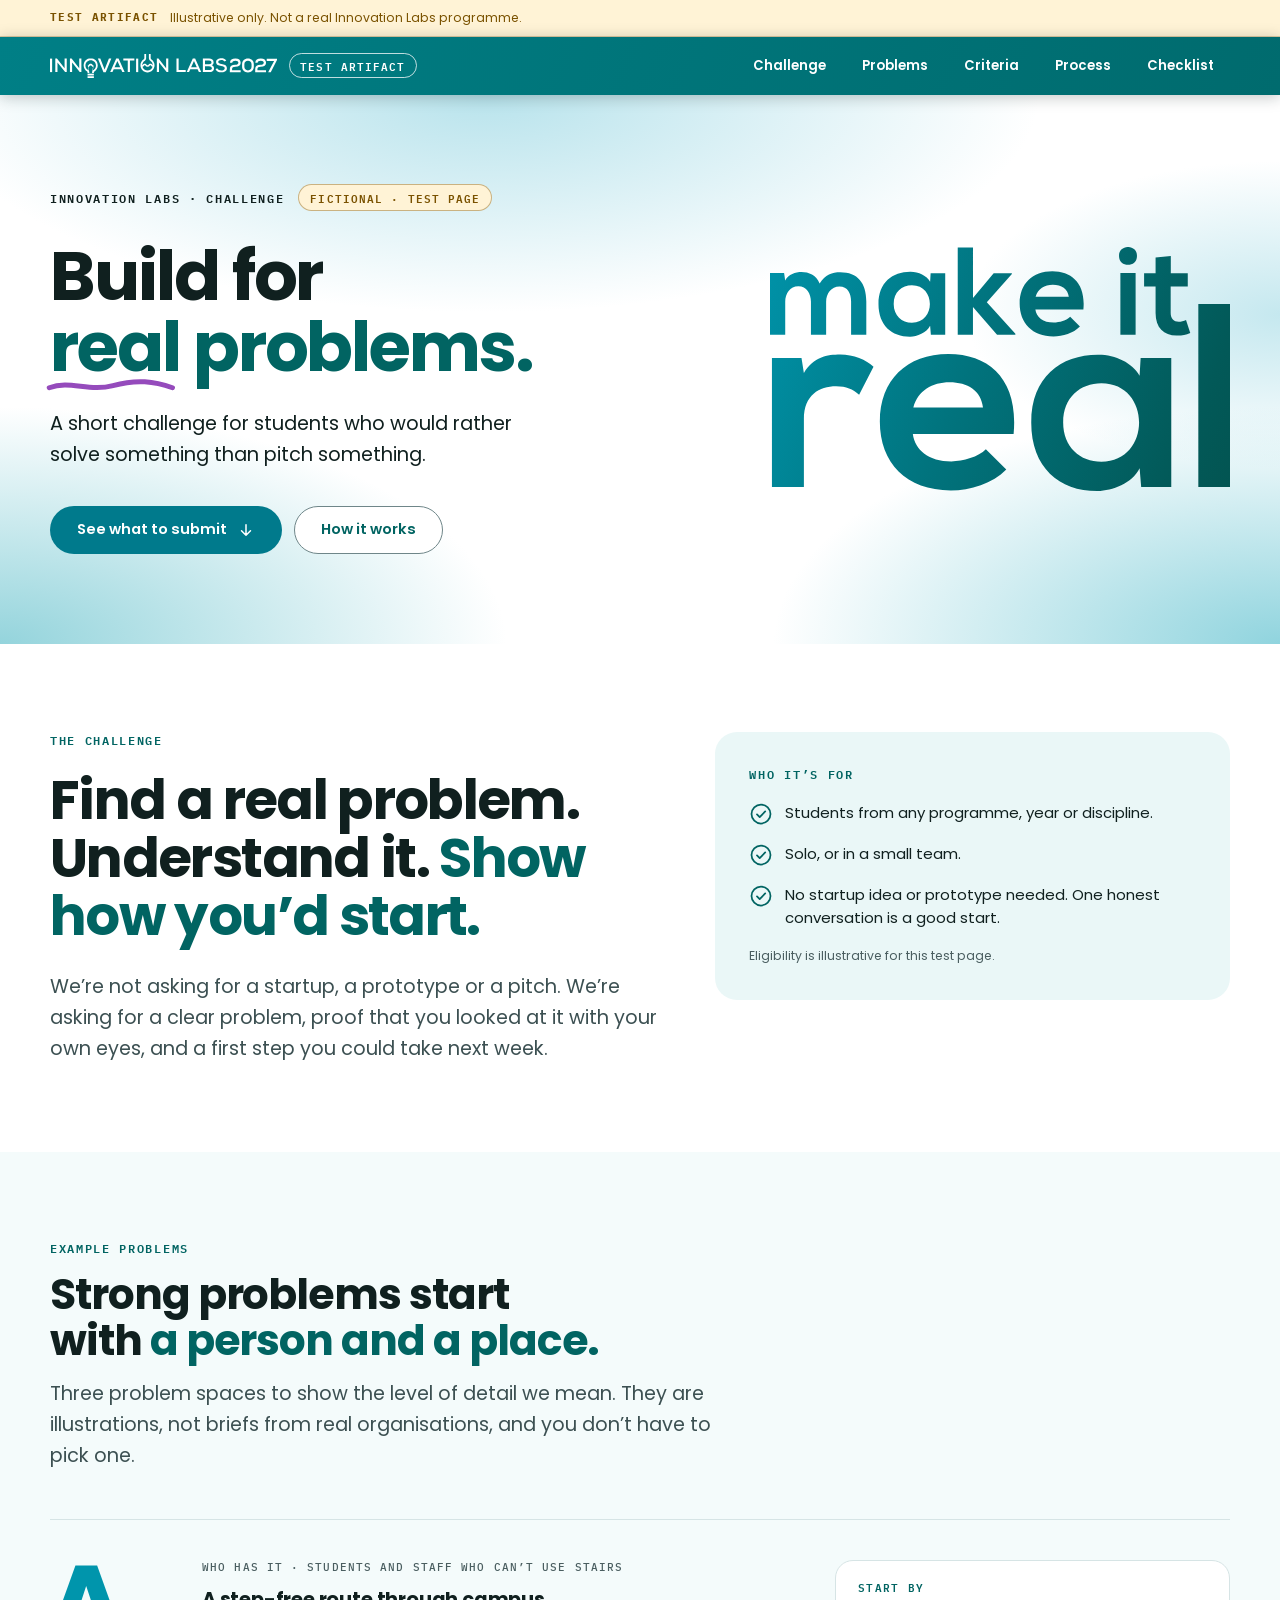
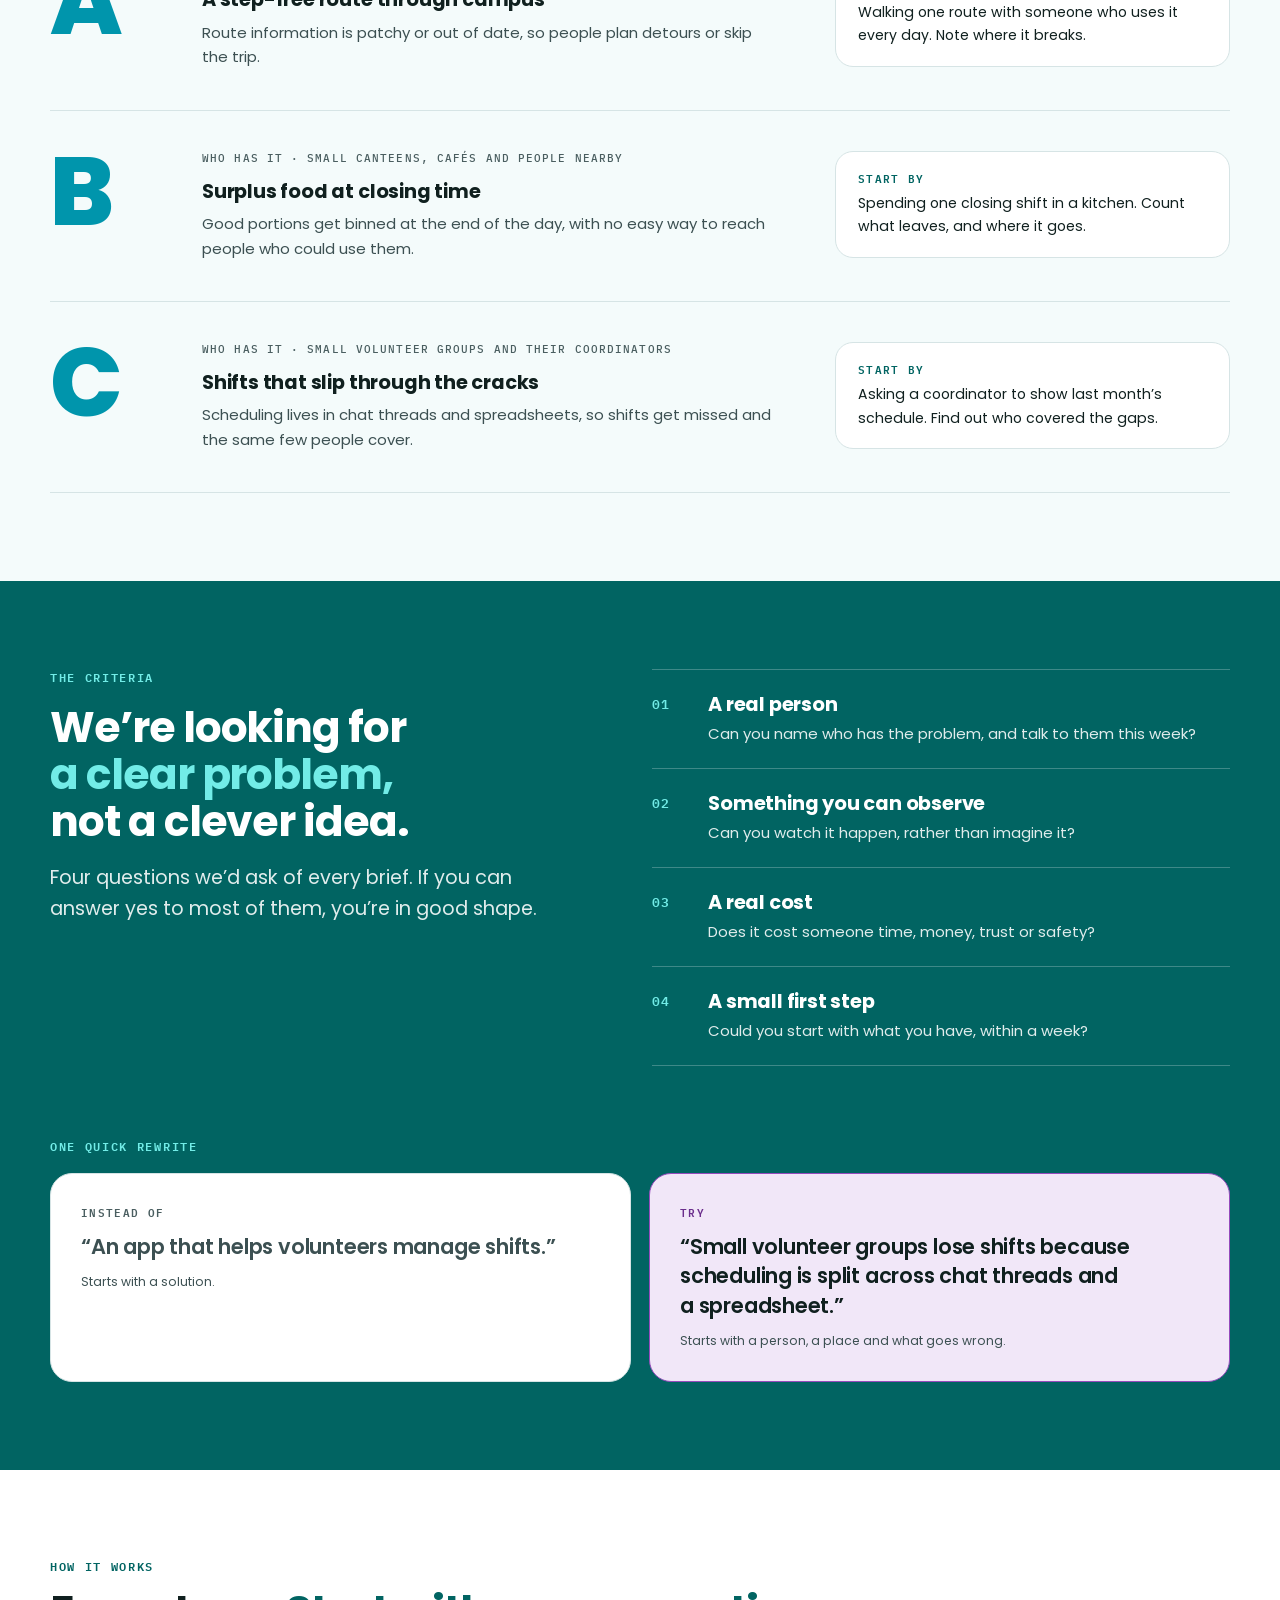
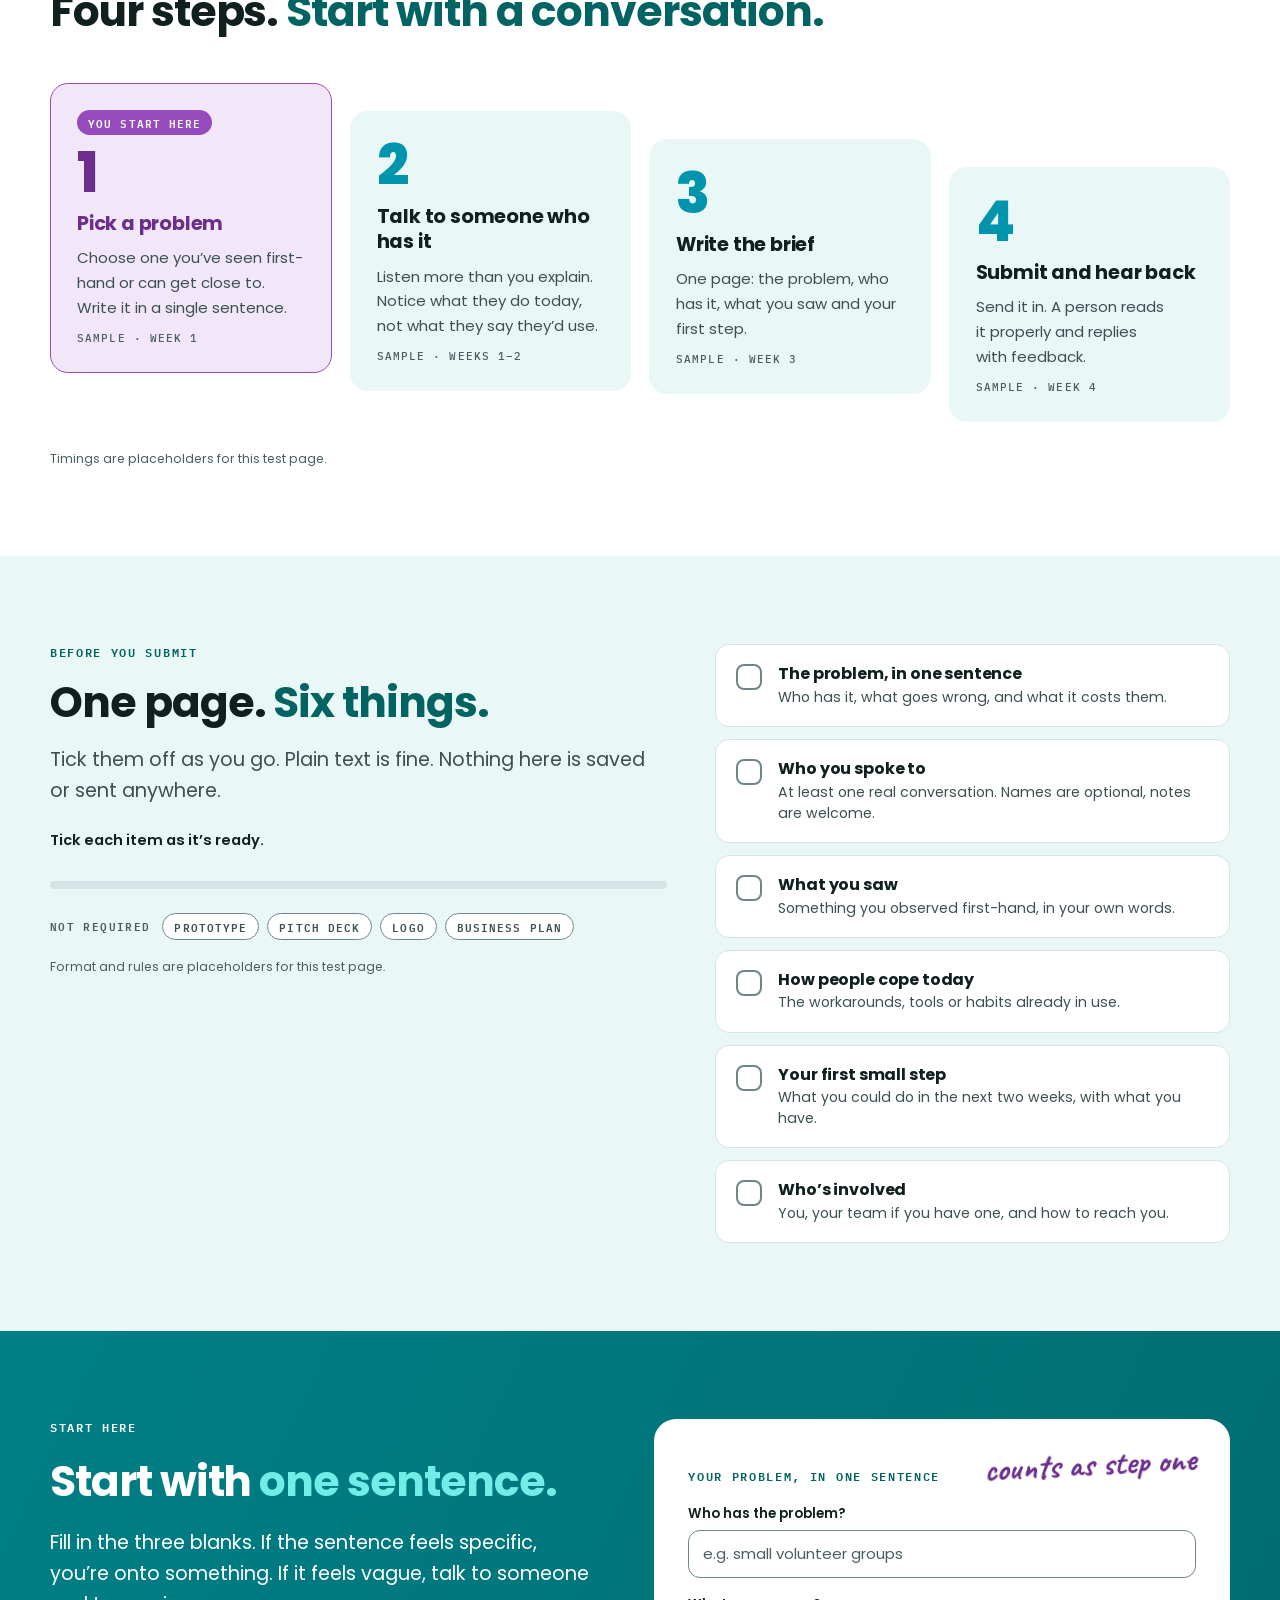
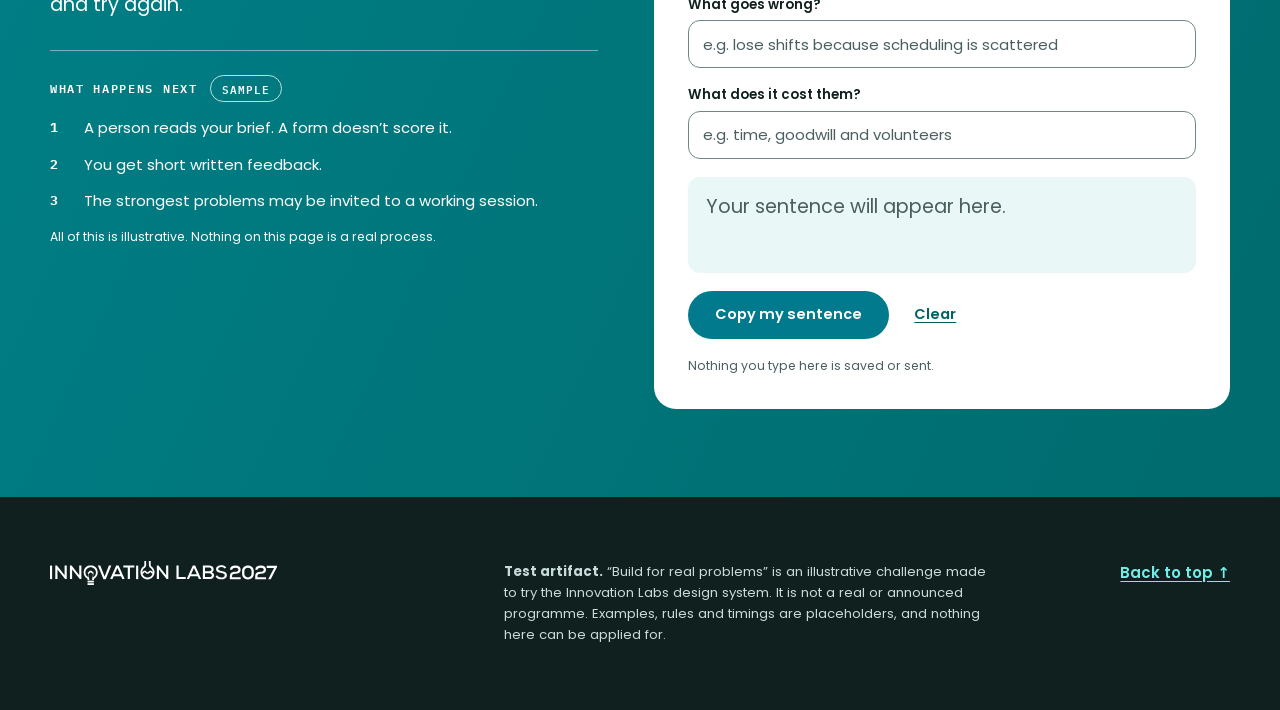
<file: generated-examples/website/build-for-real-problems/index.html>
<!doctype html>
<!--
  TEST ARTIFACT — "Build for real problems." is a fictional Innovation Labs challenge,
  built only to try the ilabsro-design plugin (website-maker + brand-elements, design system v0.4).
  It is not a real or announced programme. All rules, timings and examples are placeholders.

  Brand-elements decision: accent = purple · ground = --mesh-blue (hero only) · element = make-it-real.svg (hero only)
-->
<html lang="en" data-theme="light" data-accent="purple">
<head>
<meta charset="utf-8">
<meta name="viewport" content="width=device-width, initial-scale=1">
<meta name="color-scheme" content="light">
<meta name="robots" content="noindex, nofollow">
<meta name="description" content="Illustrative Innovation Labs challenge microsite. A test artifact, not a real programme.">
<title>Build for real problems · Test artifact</title>
<link rel="preconnect" href="https://fonts.googleapis.com">
<link rel="preconnect" href="https://fonts.gstatic.com" crossorigin>
<link href="https://fonts.googleapis.com/css2?family=Caveat:wght@700&family=IBM+Plex+Mono:wght@500;600;700&family=Poppins:wght@400;500;600;700;800&display=swap" rel="stylesheet">
<style>
/* ============================================================
   Innovation Labs tokens (portable v0.4, Light + purple accent)
   ============================================================ */
:root {
  /* brand */
  --teal: #0095AC;
  --teal-deep: #016462;
  --teal-ink: #016462;
  --header: #007F86;
  --hero-a: #068499;
  --hero-b: #065F5C;
  --bright: #72ECE7;
  --on-brand: #FFFFFF;

  /* surfaces */
  --surface-page: #FFFFFF;
  --surface-alt: #F4FBFB;
  --surface: #FFFFFF;
  --surface-tint: #EAF7F7;
  --surface-ink: #10201F;

  /* text */
  --ink: #10201F;
  --ink-muted: #3C5052;
  --ink-subtle: #4A5E60;

  /* lines */
  --line: #D6E4E5;
  --line-soft: #E3EDEE;
  --line-control: #6F8689;
  --line-strong: #9CC3C6;

  /* actions */
  --action: #007A8C;
  --on-action: #FFFFFF;
  --action-soft: rgba(0, 149, 172, .12);

  /* semantic accent: purple */
  --ax: #954BBC;
  --ax-ink: #6B2E8C;
  --ax-tint: #F1E7F8;
  --ax-soft: rgba(149, 75, 188, .14);
  --ax-on: #FFFFFF;
  --ax-deep: #6B2E8C;
  --focus-ring: var(--ax);
  --focus-ring-on-brand: #FFFFFF;

  /* status (used once: the test notice) */
  --caution: #7A5200;
  --caution-soft: #FFF3D6;

  /* grounds */
  --grad-band: linear-gradient(115deg, var(--header), #006B6E);
  --mesh-blue:
    radial-gradient(60% 55% at 38% 0%, #B8E3EC 0%, transparent 72%),
    radial-gradient(55% 60% at 0% 100%, #94D4DC 0%, transparent 72%),
    radial-gradient(55% 60% at 100% 100%, #90D4DE 0%, transparent 72%),
    radial-gradient(35% 40% at 100% 40%, #C5E8EF 0%, transparent 70%), #FFFFFF;

  /* spacing */
  --space-4: 4px;  --space-8: 8px;  --space-12: 12px; --space-16: 16px; --space-18: 18px;
  --space-22: 22px; --space-26: 26px; --space-40: 40px; --space-48: 48px; --space-64: 64px; --space-88: 88px;

  /* radius */
  --radius-sm: 8px; --radius-md: 12px; --radius-row: 14px; --radius-lg: 18px; --radius-panel: 22px; --radius-pill: 999px;

  /* borders / layout */
  --border-focus: 3px;
  --content-max: 1180px;
  --nav-height: 58px;

  /* shadows */
  --shadow-hover: 0 10px 28px rgba(1, 100, 98, .13);
  --shadow-nav: 0 2px 14px rgba(16, 32, 31, .25);
  --shadow-raised: 0 14px 40px rgba(1, 100, 98, .13);

  /* type families */
  --font: Poppins, system-ui, -apple-system, "Segoe UI", sans-serif;
  --mono: "IBM Plex Mono", ui-monospace, SFMono-Regular, Menlo, monospace;
  --hand: Caveat, "Segoe Print", "Bradley Hand", cursive;

  /* one fluid layer */
  --gutter: clamp(20px, 5vw, 48px);
  --section-y: clamp(60px, 6vw + 24px, 88px);
  --ease: cubic-bezier(.3, .1, .2, 1);
}

/* ============================================================
   Base
   ============================================================ */
*, *::before, *::after { box-sizing: border-box; }
html { -webkit-text-size-adjust: 100%; scroll-padding-top: calc(var(--nav-height) + 16px); }
@media (prefers-reduced-motion: no-preference) { html { scroll-behavior: smooth; } }
body {
  margin: 0;
  background: var(--surface-page);
  color: var(--ink-muted);
  font: 400 15px/1.65 var(--font);
  -webkit-font-smoothing: antialiased;
  text-rendering: optimizeLegibility;
}
img, svg { display: block; max-width: 100%; }
h1, h2, h3, p, ul, ol, dl, figure { margin: 0; }
p { text-wrap: pretty; }
ul, ol { padding: 0; list-style: none; }
a { color: var(--teal-ink); text-underline-offset: 3px; font-weight: 600; }
:focus-visible { outline: var(--border-focus) solid var(--focus-ring); outline-offset: 2px; }
.on-brand :focus-visible { outline-color: var(--focus-ring-on-brand); }

.wrap { width: min(100% - var(--gutter) * 2, var(--content-max)); margin-inline: auto; }

.skip {
  position: absolute; left: 12px; top: -64px; z-index: 100;
  background: var(--surface); color: var(--teal-ink); padding: 12px 18px;
  border-radius: var(--radius-sm); border: 2px solid var(--teal-ink); text-decoration: none;
}
.skip:focus { top: 12px; }

/* ---------- type ---------- */
.kicker, .label, .meta { font-family: var(--mono); text-transform: uppercase; }
.kicker { font-size: 12px; font-weight: 600; letter-spacing: .14em; line-height: 1.4; color: var(--teal-ink); }
.label  { font-size: 11.4px; font-weight: 600; letter-spacing: .12em; line-height: 1.4; color: var(--teal-ink); }
.meta   { font-size: 11px; font-weight: 500; letter-spacing: .1em; line-height: 1.4; color: var(--ink-subtle); }
.note   { font-size: 12.3px; line-height: 1.5; color: var(--ink-subtle); }

.display-hero { font: 700 clamp(40.5px, 3.2vw + 28px, 81px)/1.02 var(--font); letter-spacing: -.03em; color: var(--ink); text-wrap: balance; }
.display-page { font: 700 clamp(33.4px, 2.4vw + 24px, 60px)/1.06 var(--font); letter-spacing: -.03em; color: var(--ink); text-wrap: balance; }
.headline     { font: 700 clamp(28.2px, 1.6vw + 22px, 45.8px)/1.1 var(--font); letter-spacing: -.025em; color: var(--ink); text-wrap: balance; max-width: 900px; }
.title        { font: 700 19.4px/1.3 var(--font); letter-spacing: -.01em; color: var(--ink); }
.lead         { font: 400 clamp(15.8px, .5vw + 14px, 19.4px)/1.6 var(--font); color: var(--ink-muted); max-width: 62ch; }
.beat         { color: var(--teal-ink); }
.hand         { font: 700 clamp(26px, 1.2vw + 20px, 34px)/1 var(--hand); color: var(--ax-ink); }

.chip {
  display: inline-flex; align-items: center; gap: 6px;
  font: 600 11px/1 var(--mono); letter-spacing: .1em; text-transform: uppercase;
  padding: 7px 11px; border-radius: var(--radius-pill); border: 1px solid transparent; white-space: nowrap;
}
.chip--test { background: var(--caution-soft); color: var(--caution); border-color: rgba(122, 82, 0, .4); }
.chip--plain { background: var(--surface); color: var(--ink-muted); border-color: var(--line-control); }
.chip--sample { background: transparent; color: #fff; border-color: rgba(255, 255, 255, .75); }

/* ---------- buttons ---------- */
.btn {
  display: inline-flex; align-items: center; justify-content: center; gap: 10px;
  min-height: 48px; padding: 0 26px; border-radius: var(--radius-pill);
  font: 600 14.5px/1.2 var(--font); text-decoration: none; text-align: center;
  border: 1px solid transparent; cursor: pointer;
  transition: background-color .18s ease, transform .18s ease, box-shadow .18s ease, border-color .18s ease;
}
.btn svg { width: 18px; height: 18px; flex: none; }
.btn--primary { background: var(--action); color: var(--on-action); }
.btn--primary:hover { background: #006676; transform: translateY(-1px); box-shadow: var(--shadow-hover); }
.btn--secondary { background: var(--surface); color: var(--teal-ink); border-color: var(--line-control); }
.btn--secondary:hover { background: #E4F4F6; }
.btn--quiet { background: transparent; color: var(--teal-ink); text-decoration: underline; text-underline-offset: 3px; padding: 0 12px; }
.btn--quiet:hover { background: var(--action-soft); }

/* ============================================================
   Test notice + navigation
   ============================================================ */
.testbar { background: var(--caution-soft); color: var(--caution); border-bottom: 1px solid rgba(122, 82, 0, .25); }
.testbar .wrap { display: flex; flex-wrap: wrap; align-items: center; gap: 4px 12px; padding-block: 9px; }
.testbar strong { font: 700 11px/1.4 var(--mono); letter-spacing: .12em; text-transform: uppercase; }
.testbar span { font-size: 12.3px; line-height: 1.45; }

.nav { position: sticky; top: 0; z-index: 50; background: var(--grad-band); box-shadow: var(--shadow-nav); color: #fff; }
.nav .wrap { display: flex; align-items: center; gap: 12px; min-height: var(--nav-height); }
.nav__logo { display: block; flex: none; }
.nav__logo img { height: 22px; width: auto; }
@media (min-width: 520px) { .nav__logo img { height: 24px; } }
.nav .chip { color: #fff; background: transparent; border-color: rgba(255, 255, 255, .75); padding: 6px 10px; }
.nav .chip .long { display: none; }
@media (min-width: 560px) { .nav .chip .long { display: inline; } }
.nav__spacer { flex: 1; }

.nav__links { display: none; gap: 4px; }
.nav__links a {
  display: inline-flex; align-items: center; min-height: 44px; padding: 0 16px; border-radius: var(--radius-pill);
  color: #fff; font: 600 13.2px/1 var(--font); text-decoration: none;
  transition: background-color .18s ease, color .18s ease;
}
.nav__links a:hover { background: rgba(255, 255, 255, .16); }
.nav__links a[aria-current="true"] { background: #fff; color: var(--teal-deep); }
@media (min-width: 900px) { .nav__links { display: flex; } .menu { display: none; } }

.menu { position: relative; }
.menu summary {
  list-style: none; display: grid; place-items: center; width: 44px; height: 44px; cursor: pointer;
  border-radius: var(--radius-pill); border: 1px solid rgba(255, 255, 255, .7); background: rgba(255, 255, 255, .14);
}
.menu summary::-webkit-details-marker { display: none; }
.menu summary svg { width: 20px; height: 20px; }
.menu[open] summary { background: #fff; color: var(--teal-deep); }
.menu__panel {
  position: absolute; right: 0; top: calc(100% + 10px); width: min(280px, calc(100vw - var(--gutter) * 2));
  background: var(--surface); border-radius: var(--radius-lg); padding: 8px; box-shadow: var(--shadow-raised); border: 1px solid var(--line);
}
.menu__panel a {
  display: flex; align-items: center; min-height: 48px; padding: 0 16px; border-radius: var(--radius-md);
  color: var(--teal-ink); font: 600 14.5px/1 var(--font); text-decoration: none;
}
.menu__panel a:hover { background: var(--action-soft); }

/* ============================================================
   Sections
   ============================================================ */
.sec { padding-block: var(--section-y); }
.sec--alt { background: var(--surface-alt); }
.sec--tint { background: var(--surface-tint); }
.sec--deep { background: var(--teal-deep); color: rgba(255, 255, 255, .88); }
.sec__head { display: grid; gap: 14px; max-width: 900px; margin-bottom: clamp(28px, 4vw, 48px); }
.split { display: grid; gap: clamp(28px, 5vw, 48px); }
@media (min-width: 900px) { .split { grid-template-columns: minmax(0, 1.2fr) minmax(0, 1fr); align-items: start; } }

/* ---------- 1 · hero (isolated branded ground + one official element) ---------- */
.hero { background: var(--mesh-blue); padding-block: clamp(44px, 7vw, 104px) clamp(52px, 7vw, 96px); overflow: clip; }
.hero__grid { display: grid; gap: clamp(36px, 5vw, 64px); align-items: center; }
@media (min-width: 900px) { .hero__grid { grid-template-columns: minmax(0, 1.15fr) minmax(0, .85fr); } }
.hero__kickers { display: flex; flex-wrap: wrap; align-items: center; gap: 10px 14px; margin-bottom: clamp(20px, 3vw, 30px); }
.hero .kicker { color: var(--ink); }
.hero h1 { margin-bottom: clamp(18px, 2.4vw, 26px); }
.hero h1 .beat { display: block; }
.mark { position: relative; display: inline-block; }
.mark__line { position: absolute; left: -3%; width: 106%; bottom: -.16em; height: .22em; color: var(--ax); overflow: visible; }
.hero .lead { color: var(--ink); max-width: 40ch; }
.hero__cta { display: flex; flex-wrap: wrap; gap: 12px; margin-top: clamp(26px, 3.4vw, 36px); }
.hero__art { display: flex; justify-content: center; }
.hero__mark { width: min(86%, 380px); height: auto; }
@media (min-width: 900px) { .hero__art { justify-content: flex-end; } .hero__mark { width: min(100%, 460px); } }

@keyframes rise { from { opacity: 0; transform: translateY(14px); } to { opacity: 1; transform: none; } }
@media (prefers-reduced-motion: no-preference) {
  .hero__copy > *, .hero__art { animation: rise .6s var(--ease) both; }
  .hero__copy > :nth-child(2) { animation-delay: .06s; }
  .hero__copy > :nth-child(3) { animation-delay: .12s; }
  .hero__copy > :nth-child(4) { animation-delay: .18s; }
  .hero__art { animation-delay: .24s; }
}

/* ---------- 2 · the challenge (editorial split) ---------- */
.statement { display: grid; gap: clamp(18px, 2.4vw, 26px); align-content: start; }
.statement .kicker { margin-bottom: -4px; }
.who { background: var(--surface-tint); border-radius: var(--radius-panel); padding: clamp(22px, 3vw, 34px); display: grid; gap: 18px; }
.ticks { display: grid; gap: 16px; }
.ticks li { display: grid; grid-template-columns: 24px 1fr; gap: 12px; align-items: start; color: var(--ink); font-size: 15px; line-height: 1.55; }
.ticks svg { width: 24px; height: 24px; color: var(--teal-ink); margin-top: 1px; }

/* ---------- 3 · example problem spaces (ruled editorial rows) ---------- */
.spaces { border-bottom: 1px solid var(--line); }
.space { display: grid; grid-template-columns: 56px minmax(0, 1fr); gap: 18px 20px; padding-block: clamp(26px, 3.4vw, 40px); border-top: 1px solid var(--line); }
.space__letter { font: 800 clamp(56px, 6vw + 20px, 96px)/.85 var(--font); color: var(--teal); letter-spacing: -.04em; }
.space__body { display: grid; gap: 8px; align-content: start; }
.space__body .meta { margin-bottom: 4px; }
.space__start { grid-column: 1 / -1; background: var(--surface); border: 1px solid var(--line); border-radius: var(--radius-lg); padding: 18px 22px; display: grid; gap: 6px; align-content: start; }
.space__start p:last-child { color: var(--ink); font-size: 14.1px; }
@media (min-width: 900px) {
  .space { grid-template-columns: 112px minmax(0, 1.5fr) minmax(0, 1fr); gap: 40px; align-items: start; }
  .space__start { grid-column: auto; }
}

/* ---------- 4 · what we are looking for (brand panel) ---------- */
.sec--deep .kicker { color: var(--bright); }
.sec--deep .headline { color: #fff; }
.sec--deep .beat { color: var(--bright); }
.sec--deep .lead { color: rgba(255, 255, 255, .88); }
.look { display: grid; gap: clamp(28px, 4vw, 48px); }
@media (min-width: 900px) { .look { grid-template-columns: minmax(0, 1fr) minmax(0, 1.1fr); gap: clamp(40px, 6vw, 80px); align-items: start; } .look__head { position: sticky; top: calc(var(--nav-height) + 32px); } }
.look__head { display: grid; gap: 18px; }
.criteria { border-bottom: 1px solid rgba(255, 255, 255, .24); }
.criteria li { display: grid; grid-template-columns: 44px minmax(0, 1fr); gap: 4px 12px; padding-block: 22px; border-top: 1px solid rgba(255, 255, 255, .24); }
.criteria__n { font: 600 13px/1.9 var(--mono); letter-spacing: .1em; color: var(--bright); }
.criteria .title { color: #fff; }
.criteria p { grid-column: 2; color: rgba(255, 255, 255, .88); }
.rewrite { margin-top: clamp(44px, 6vw, 72px); display: grid; gap: 18px; }
.rewrite__cards { display: grid; gap: 18px; }
@media (min-width: 760px) { .rewrite__cards { grid-template-columns: 1fr 1fr; } }
.rcard { border-radius: var(--radius-panel); padding: clamp(22px, 3vw, 30px); display: grid; gap: 12px; align-content: start; }
.rcard__q { font: 600 clamp(17px, 1vw + 13px, 21px)/1.4 var(--font); letter-spacing: -.01em; }
.rcard--was { background: var(--surface); border: 1px solid var(--line); }
.rcard--was .label { color: var(--ink-subtle); }
.rcard--was .rcard__q { color: var(--ink-muted); }
.rcard--try { background: var(--ax-tint); border: 1px solid var(--ax); }
.rcard--try .label { color: var(--ax-ink); }
.rcard--try .rcard__q { color: var(--ink); }
.rcard .note { color: var(--ink-muted); }

/* ---------- 5 · process (staircase, no route line) ---------- */
.steps { display: grid; gap: 18px; align-items: start; }
@media (min-width: 620px) { .steps { grid-template-columns: repeat(2, minmax(0, 1fr)); } }
@media (min-width: 900px) {
  .steps { grid-template-columns: repeat(4, minmax(0, 1fr)); }
  .step:nth-child(2) { margin-top: 28px; }
  .step:nth-child(3) { margin-top: 56px; }
  .step:nth-child(4) { margin-top: 84px; }
}
.step { background: var(--surface-tint); border: 1px solid transparent; border-radius: var(--radius-lg); padding: var(--space-26); display: grid; gap: 10px; align-content: start; }
.step__n { font: 800 clamp(44px, 3vw + 30px, 56px)/1 var(--font); color: var(--teal); letter-spacing: -.03em; }
.step--now { background: var(--ax-tint); border-color: var(--ax); }
.step--now .step__n, .step--now .title { color: var(--ax-ink); }
.tag { justify-self: start; background: var(--ax); color: var(--ax-on); font: 600 11px/1 var(--mono); letter-spacing: .1em; text-transform: uppercase; padding: 7px 11px; border-radius: var(--radius-pill); }
.steps + .note { margin-top: 28px; }

/* ---------- 6 · submission checklist ---------- */
.check-side { display: grid; gap: 18px; align-content: start; }
@media (min-width: 900px) { .check-side { position: sticky; top: calc(var(--nav-height) + 32px); } }
.progress { display: grid; gap: 10px; margin-top: 6px; }
.progress p { font: 600 14.5px/1.4 var(--font); color: var(--ink); min-height: 2.8em; }
.meter { height: 8px; border-radius: var(--radius-pill); background: var(--line); overflow: hidden; }
.meter span { display: block; height: 100%; width: 0; background: var(--action); border-radius: inherit; transition: width .3s ease; }
.checks { display: grid; gap: 12px; }
.check {
  display: grid; grid-template-columns: auto minmax(0, 1fr); gap: 16px; align-items: start;
  background: var(--surface); border: 1px solid var(--line); border-radius: var(--radius-row);
  padding: 18px 20px; min-height: 64px; cursor: pointer; transition: border-color .18s ease;
}
.check:hover { border-color: var(--line-strong); }
.check:has(input:checked) { border-color: var(--action); }
.check input {
  appearance: none; -webkit-appearance: none; margin: 1px 0 0; width: 26px; height: 26px; cursor: pointer;
  display: grid; place-content: center; border: 2px solid var(--line-control); border-radius: 8px; background: var(--surface);
  transition: background-color .15s ease, border-color .15s ease;
}
.check input::before { content: ""; width: 14px; height: 14px; background: #fff; transform: scale(0); transition: transform .15s ease; clip-path: polygon(14% 44%, 0 65%, 50% 100%, 100% 16%, 80% 0%, 43% 62%); }
.check input:checked { background: var(--action); border-color: var(--action); }
.check input:checked::before { transform: scale(1); }
.check__text { display: grid; gap: 2px; }
.check__text strong { font: 700 16px/1.35 var(--font); color: var(--ink); letter-spacing: -.01em; }
.check__text span { font-size: 14.1px; line-height: 1.5; }
@media (forced-colors: active) { .check input::before { background: CanvasText; } }
.optional { display: flex; flex-wrap: wrap; align-items: center; gap: 8px; margin-top: 6px; }
.optional .label { color: var(--ink-subtle); margin-right: 4px; }

/* ---------- 7 · closing CTA ---------- */
.sec--close { background: var(--grad-band); color: #fff; }
.sec--close .kicker { color: #fff; }
.sec--close .headline { color: #fff; }
.sec--close .beat { color: var(--bright); }
.sec--close .lead { color: #fff; }
.close { display: grid; gap: clamp(32px, 5vw, 56px); }
@media (min-width: 900px) { .close { grid-template-columns: minmax(0, 1fr) minmax(0, 1.05fr); align-items: start; } }
.close__copy { display: grid; gap: 22px; align-content: start; }
.next { display: grid; gap: 14px; margin-top: 8px; padding-top: 24px; border-top: 1px solid rgba(255, 255, 255, .45); }
.next__head { display: flex; flex-wrap: wrap; align-items: center; gap: 10px 12px; }
.next ol { display: grid; gap: 12px; }
.next li { display: grid; grid-template-columns: 26px minmax(0, 1fr); gap: 8px; color: #fff; font-size: 15px; line-height: 1.55; }
.next li span:first-child { font: 700 13px/1.9 var(--mono); color: #fff; }
.next .note { color: #fff; }

.starter { background: var(--surface); color: var(--ink-muted); border-radius: var(--radius-panel); padding: clamp(22px, 3vw, 34px); display: grid; gap: 18px; }
.starter__head { display: flex; flex-wrap: wrap; align-items: baseline; justify-content: space-between; gap: 6px 16px; }
.starter .hand { transform: rotate(-3deg); transform-origin: left center; }
.field { display: grid; gap: 6px; }
.field label { font: 600 13.2px/1.4 var(--font); color: var(--ink); }
.field input {
  width: 100%; min-height: 48px; padding: 11px 14px; font: 400 15px/1.4 var(--font); color: var(--ink);
  background: var(--surface); border: 1px solid var(--line-control); border-radius: var(--radius-md);
}
.field input::placeholder { color: var(--ink-subtle); opacity: 1; }
.preview { background: var(--surface-tint); border-radius: var(--radius-md); padding: 16px 18px; min-height: 96px; font: 600 clamp(16px, .6vw + 13px, 19.4px)/1.45 var(--font); color: var(--ink); overflow-wrap: anywhere; }
.preview.is-empty { color: var(--ink-subtle); font-weight: 400; }
.starter__actions { display: flex; flex-wrap: wrap; align-items: center; gap: 8px 12px; }
.starter .note { min-height: 1.5em; }

/* ---------- footer ---------- */
.foot { background: var(--surface-ink); color: #C9DADA; padding-block: clamp(40px, 5vw, 64px); }
.foot__grid { display: grid; gap: 24px; }
@media (min-width: 900px) { .foot__grid { grid-template-columns: minmax(0, 1fr) minmax(0, 1.4fr) auto; align-items: start; gap: 48px; } }
.foot img { height: 24px; width: auto; }
.foot p { font-size: 13.2px; line-height: 1.6; max-width: 62ch; }
.foot a { color: var(--bright); }
.foot .on-brand-focus:focus-visible, .foot a:focus-visible { outline-color: var(--focus-ring-on-brand); }
</style>
</head>
<body>
<a class="skip" href="#main">Skip to content</a>

<aside class="testbar" aria-label="Test artifact notice">
  <div class="wrap">
    <strong>Test artifact</strong>
    <span>Illustrative only. Not a real Innovation Labs programme.</span>
  </div>
</aside>

<header class="nav on-brand">
  <div class="wrap">
    <a class="nav__logo" href="#top" aria-label="Innovation Labs, back to top">
      <img src="[data-uri]" alt="Innovation Labs" width="208" height="22">
    </a>
    <span class="chip"><span>Test<span class="long"> artifact</span></span></span>
    <span class="nav__spacer"></span>
    <nav aria-label="Challenge sections">
      <ul class="nav__links">
        <li><a href="#challenge">Challenge</a></li>
        <li><a href="#problems">Problems</a></li>
        <li><a href="#criteria">Criteria</a></li>
        <li><a href="#process">Process</a></li>
        <li><a href="#checklist">Checklist</a></li>
      </ul>
      <details class="menu">
        <summary aria-label="Menu">
          <svg viewBox="0 0 24 24" fill="none" stroke="currentColor" stroke-width="2" stroke-linecap="round" aria-hidden="true"><path d="M4 7h16M4 12h16M4 17h16"/></svg>
        </summary>
        <div class="menu__panel">
          <a href="#challenge">Challenge</a>
          <a href="#problems">Problems</a>
          <a href="#criteria">Criteria</a>
          <a href="#process">Process</a>
          <a href="#checklist">Checklist</a>
          <a href="#start">Start</a>
        </div>
      </details>
    </nav>
  </div>
</header>

<main id="main">

  <!-- 1 · HERO -->
  <section class="hero" id="top" aria-labelledby="h-hero">
    <div class="wrap hero__grid">
      <div class="hero__copy">
        <div class="hero__kickers">
          <p class="kicker">Innovation Labs · Challenge</p>
          <span class="chip chip--test">Fictional · test page</span>
        </div>
        <h1 class="display-hero" id="h-hero">
          Build for
          <span class="beat"><span class="mark">real<svg class="mark__line" viewBox="0 0 120 14" preserveAspectRatio="none" aria-hidden="true"><path d="M3 9 C 22 2, 40 13, 62 7 S 100 3, 117 9" fill="none" stroke="currentColor" stroke-width="5" stroke-linecap="round" vector-effect="non-scaling-stroke"/></svg></span> problems.</span>
        </h1>
        <p class="lead">A short challenge for students who would rather solve something than pitch something.</p>
        <div class="hero__cta">
          <a class="btn btn--primary" href="#checklist">
            See what to submit
            <svg viewBox="0 0 24 24" fill="none" stroke="currentColor" stroke-width="2" stroke-linecap="round" stroke-linejoin="round" aria-hidden="true"><path d="M12 5v14M6 13l6 6 6-6"/></svg>
          </a>
          <a class="btn btn--secondary" href="#process">How it works</a>
        </div>
      </div>
      <div class="hero__art">
        <img class="hero__mark" src="[data-uri]" alt="" width="328" height="174">
      </div>
    </div>
  </section>

  <!-- 2 · THE CHALLENGE + WHO IT'S FOR -->
  <section class="sec" id="challenge" aria-labelledby="h-challenge">
    <div class="wrap split">
      <div class="statement">
        <p class="kicker">The challenge</p>
        <h2 class="display-page" id="h-challenge">Find a real problem. Understand it. <span class="beat">Show how you’d start.</span></h2>
        <p class="lead">We’re not asking for a startup, a prototype or a pitch. We’re asking for a clear problem, proof that you looked at it with your own eyes, and a first step you could take next week.</p>
      </div>
      <aside class="who" aria-labelledby="h-who">
        <h3 class="kicker" id="h-who">Who it’s for</h3>
        <ul class="ticks">
          <li>
            <svg viewBox="0 0 24 24" aria-hidden="true"><circle cx="12" cy="12" r="9.5" fill="none" stroke="currentColor" stroke-width="1.75"/><path d="M8 12.4l2.7 2.7 5.5-5.7" fill="none" stroke="currentColor" stroke-width="1.75" stroke-linecap="round" stroke-linejoin="round"/></svg>
            <span>Students from any programme, year or discipline.</span>
          </li>
          <li>
            <svg viewBox="0 0 24 24" aria-hidden="true"><circle cx="12" cy="12" r="9.5" fill="none" stroke="currentColor" stroke-width="1.75"/><path d="M8 12.4l2.7 2.7 5.5-5.7" fill="none" stroke="currentColor" stroke-width="1.75" stroke-linecap="round" stroke-linejoin="round"/></svg>
            <span>Solo, or in a small team.</span>
          </li>
          <li>
            <svg viewBox="0 0 24 24" aria-hidden="true"><circle cx="12" cy="12" r="9.5" fill="none" stroke="currentColor" stroke-width="1.75"/><path d="M8 12.4l2.7 2.7 5.5-5.7" fill="none" stroke="currentColor" stroke-width="1.75" stroke-linecap="round" stroke-linejoin="round"/></svg>
            <span>No startup idea or prototype needed. One honest conversation is a good start.</span>
          </li>
        </ul>
        <p class="note">Eligibility is illustrative for this test page.</p>
      </aside>
    </div>
  </section>

  <!-- 3 · THREE EXAMPLE PROBLEM SPACES -->
  <section class="sec sec--alt" id="problems" aria-labelledby="h-problems">
    <div class="wrap">
      <div class="sec__head">
        <p class="kicker">Example problems</p>
        <h2 class="headline" id="h-problems">Strong problems start with <span class="beat">a person and a place.</span></h2>
        <p class="lead">Three problem spaces to show the level of detail we mean. They are illustrations, not briefs from real organisations, and you don’t have to pick one.</p>
      </div>
      <ol class="spaces">
        <li class="space">
          <span class="space__letter" aria-hidden="true">A</span>
          <div class="space__body">
            <p class="meta">Who has it · Students and staff who can’t use stairs</p>
            <h3 class="title">A step-free route through campus</h3>
            <p>Route information is patchy or out of date, so people plan detours or skip the trip.</p>
          </div>
          <div class="space__start">
            <p class="label">Start by</p>
            <p>Walking one route with someone who uses it every day. Note where it breaks.</p>
          </div>
        </li>
        <li class="space">
          <span class="space__letter" aria-hidden="true">B</span>
          <div class="space__body">
            <p class="meta">Who has it · Small canteens, cafés and people nearby</p>
            <h3 class="title">Surplus food at closing time</h3>
            <p>Good portions get binned at the end of the day, with no easy way to reach people who could use them.</p>
          </div>
          <div class="space__start">
            <p class="label">Start by</p>
            <p>Spending one closing shift in a kitchen. Count what leaves, and where it goes.</p>
          </div>
        </li>
        <li class="space">
          <span class="space__letter" aria-hidden="true">C</span>
          <div class="space__body">
            <p class="meta">Who has it · Small volunteer groups and their coordinators</p>
            <h3 class="title">Shifts that slip through the cracks</h3>
            <p>Scheduling lives in chat threads and spreadsheets, so shifts get missed and the same few people cover.</p>
          </div>
          <div class="space__start">
            <p class="label">Start by</p>
            <p>Asking a coordinator to show last month’s schedule. Find out who covered the gaps.</p>
          </div>
        </li>
      </ol>
    </div>
  </section>

  <!-- 4 · WHAT WE ARE LOOKING FOR -->
  <section class="sec sec--deep on-brand" id="criteria" aria-labelledby="h-criteria">
    <div class="wrap">
      <div class="look">
        <div class="look__head">
          <p class="kicker">The criteria</p>
          <h2 class="headline" id="h-criteria">We’re looking for <span class="beat">a clear problem,</span> not a clever idea.</h2>
          <p class="lead">Four questions we’d ask of every brief. If you can answer yes to most of them, you’re in good shape.</p>
        </div>
        <ol class="criteria">
          <li>
            <span class="criteria__n" aria-hidden="true">01</span>
            <h3 class="title">A real person</h3>
            <p>Can you name who has the problem, and talk to them this week?</p>
          </li>
          <li>
            <span class="criteria__n" aria-hidden="true">02</span>
            <h3 class="title">Something you can observe</h3>
            <p>Can you watch it happen, rather than imagine it?</p>
          </li>
          <li>
            <span class="criteria__n" aria-hidden="true">03</span>
            <h3 class="title">A real cost</h3>
            <p>Does it cost someone time, money, trust or safety?</p>
          </li>
          <li>
            <span class="criteria__n" aria-hidden="true">04</span>
            <h3 class="title">A small first step</h3>
            <p>Could you start with what you have, within a week?</p>
          </li>
        </ol>
      </div>

      <div class="rewrite">
        <p class="kicker">One quick rewrite</p>
        <div class="rewrite__cards">
          <div class="rcard rcard--was">
            <p class="label">Instead of</p>
            <p class="rcard__q">“An app that helps volunteers manage shifts.”</p>
            <p class="note">Starts with a solution.</p>
          </div>
          <div class="rcard rcard--try">
            <p class="label">Try</p>
            <p class="rcard__q">“Small volunteer groups lose shifts because scheduling is split across chat threads and a spreadsheet.”</p>
            <p class="note">Starts with a person, a place and what goes wrong.</p>
          </div>
        </div>
      </div>
    </div>
  </section>

  <!-- 5 · PROCESS -->
  <section class="sec" id="process" aria-labelledby="h-process">
    <div class="wrap">
      <div class="sec__head">
        <p class="kicker">How it works</p>
        <h2 class="headline" id="h-process">Four steps. <span class="beat">Start with a conversation.</span></h2>
      </div>
      <ol class="steps">
        <li class="step step--now">
          <span class="tag">You start here</span>
          <span class="step__n" aria-hidden="true">1</span>
          <h3 class="title">Pick a problem</h3>
          <p>Choose one you’ve seen first-hand or can get close to. Write it in a single sentence.</p>
          <p class="meta">Sample · week 1</p>
        </li>
        <li class="step">
          <span class="step__n" aria-hidden="true">2</span>
          <h3 class="title">Talk to someone who has it</h3>
          <p>Listen more than you explain. Notice what they do today, not what they say they’d use.</p>
          <p class="meta">Sample · weeks 1–2</p>
        </li>
        <li class="step">
          <span class="step__n" aria-hidden="true">3</span>
          <h3 class="title">Write the brief</h3>
          <p>One page: the problem, who has it, what you saw and your first step.</p>
          <p class="meta">Sample · week 3</p>
        </li>
        <li class="step">
          <span class="step__n" aria-hidden="true">4</span>
          <h3 class="title">Submit and hear back</h3>
          <p>Send it in. A person reads it properly and replies with feedback.</p>
          <p class="meta">Sample · week 4</p>
        </li>
      </ol>
      <p class="note">Timings are placeholders for this test page.</p>
    </div>
  </section>

  <!-- 6 · SUBMISSION CHECKLIST -->
  <section class="sec sec--tint" id="checklist" aria-labelledby="h-checklist">
    <div class="wrap split">
      <div class="check-side">
        <p class="kicker">Before you submit</p>
        <h2 class="headline" id="h-checklist">One page. <span class="beat">Six things.</span></h2>
        <p class="lead">Tick them off as you go. Plain text is fine. Nothing here is saved or sent anywhere.</p>
        <div class="progress">
          <p id="check-status" aria-live="polite">Tick each item as it’s ready.</p>
          <div class="meter" aria-hidden="true"><span id="check-bar"></span></div>
        </div>
        <div class="optional">
          <span class="label">Not required</span>
          <span class="chip chip--plain">Prototype</span>
          <span class="chip chip--plain">Pitch deck</span>
          <span class="chip chip--plain">Logo</span>
          <span class="chip chip--plain">Business plan</span>
        </div>
        <p class="note">Format and rules are placeholders for this test page.</p>
      </div>
      <div class="checks" role="group" aria-label="Submission checklist">
        <label class="check">
          <input type="checkbox">
          <span class="check__text"><strong>The problem, in one sentence</strong><span>Who has it, what goes wrong, and what it costs them.</span></span>
        </label>
        <label class="check">
          <input type="checkbox">
          <span class="check__text"><strong>Who you spoke to</strong><span>At least one real conversation. Names are optional, notes are welcome.</span></span>
        </label>
        <label class="check">
          <input type="checkbox">
          <span class="check__text"><strong>What you saw</strong><span>Something you observed first-hand, in your own words.</span></span>
        </label>
        <label class="check">
          <input type="checkbox">
          <span class="check__text"><strong>How people cope today</strong><span>The workarounds, tools or habits already in use.</span></span>
        </label>
        <label class="check">
          <input type="checkbox">
          <span class="check__text"><strong>Your first small step</strong><span>What you could do in the next two weeks, with what you have.</span></span>
        </label>
        <label class="check">
          <input type="checkbox">
          <span class="check__text"><strong>Who’s involved</strong><span>You, your team if you have one, and how to reach you.</span></span>
        </label>
      </div>
    </div>
  </section>

  <!-- 7 · CLOSING CTA + WHAT HAPPENS NEXT -->
  <section class="sec sec--close on-brand" id="start" aria-labelledby="h-start">
    <div class="wrap close">
      <div class="close__copy">
        <p class="kicker">Start here</p>
        <h2 class="headline" id="h-start">Start with <span class="beat">one sentence.</span></h2>
        <p class="lead">Fill in the three blanks. If the sentence feels specific, you’re onto something. If it feels vague, talk to someone and try again.</p>
        <div class="next">
          <div class="next__head">
            <h3 class="kicker">What happens next</h3>
            <span class="chip chip--sample">Sample</span>
          </div>
          <ol>
            <li><span aria-hidden="true">1</span><span>A person reads your brief. A form doesn’t score it.</span></li>
            <li><span aria-hidden="true">2</span><span>You get short written feedback.</span></li>
            <li><span aria-hidden="true">3</span><span>The strongest problems may be invited to a working session.</span></li>
          </ol>
          <p class="note">All of this is illustrative. Nothing on this page is a real process.</p>
        </div>
      </div>

      <form class="starter" id="starter" aria-labelledby="h-starter" novalidate>
        <div class="starter__head">
          <h3 class="kicker" id="h-starter" style="color:var(--teal-ink)">Your problem, in one sentence</h3>
          <span class="hand" aria-hidden="true">counts as step one</span>
        </div>
        <div class="field">
          <label for="f-who">Who has the problem?</label>
          <input id="f-who" type="text" maxlength="90" autocomplete="off" placeholder="e.g. small volunteer groups" enterkeyhint="next">
        </div>
        <div class="field">
          <label for="f-what">What goes wrong?</label>
          <input id="f-what" type="text" maxlength="110" autocomplete="off" placeholder="e.g. lose shifts because scheduling is scattered" enterkeyhint="next">
        </div>
        <div class="field">
          <label for="f-cost">What does it cost them?</label>
          <input id="f-cost" type="text" maxlength="90" autocomplete="off" placeholder="e.g. time, goodwill and volunteers" enterkeyhint="done">
        </div>
        <p class="preview is-empty" id="preview" aria-live="polite">Your sentence will appear here.</p>
        <div class="starter__actions">
          <button class="btn btn--primary" type="button" id="copy">Copy my sentence</button>
          <button class="btn btn--quiet" type="button" id="clear">Clear</button>
        </div>
        <p class="note" id="starter-status" aria-live="polite">Nothing you type here is saved or sent.</p>
      </form>
    </div>
  </section>

</main>

<footer class="foot on-brand">
  <div class="wrap foot__grid">
    <img src="[data-uri]" alt="Innovation Labs" width="227" height="24">
    <p><strong>Test artifact.</strong> “Build for real problems” is an illustrative challenge made to try the Innovation Labs design system. It is not a real or announced programme. Examples, rules and timings are placeholders, and nothing here can be applied for.</p>
    <a href="#top">Back to top ↑</a>
  </div>
</footer>

<script>
(function () {
  var doc = document;

  /* mobile menu: close on link, outside click, Escape */
  var menu = doc.querySelector('.menu');
  if (menu) {
    menu.addEventListener('click', function (e) {
      if (e.target.closest && e.target.closest('a')) { menu.open = false; }
    });
    doc.addEventListener('click', function (e) {
      if (menu.open && !menu.contains(e.target)) { menu.open = false; }
    });
    doc.addEventListener('keydown', function (e) {
      if (e.key === 'Escape' && menu.open) { menu.open = false; menu.querySelector('summary').focus(); }
    });
  }

  /* current section in the desktop nav */
  var ids = ['challenge', 'problems', 'criteria', 'process', 'checklist'];
  var links = {};
  [].forEach.call(doc.querySelectorAll('.nav__links a'), function (a) { links[a.getAttribute('href').slice(1)] = a; });
  function setCurrent(id) {
    Object.keys(links).forEach(function (k) {
      if (k === id) { links[k].setAttribute('aria-current', 'true'); } else { links[k].removeAttribute('aria-current'); }
    });
  }
  if ('IntersectionObserver' in window) {
    var io = new IntersectionObserver(function (entries) {
      entries.forEach(function (en) { if (en.isIntersecting) { setCurrent(en.target.id); } });
    }, { rootMargin: '-40% 0px -55% 0px' });
    ids.forEach(function (id) { var el = doc.getElementById(id); if (el) { io.observe(el); } });
    ['top', 'start'].forEach(function (id) {
      var el = doc.getElementById(id);
      if (el) { new IntersectionObserver(function (es) { es.forEach(function (en) { if (en.isIntersecting) { setCurrent(''); } }); }, { rootMargin: '-40% 0px -55% 0px' }).observe(el); }
    });
  }

  /* checklist progress */
  var boxes = [].slice.call(doc.querySelectorAll('.check input'));
  var status = doc.getElementById('check-status');
  var bar = doc.getElementById('check-bar');
  function updateChecks() {
    var n = boxes.filter(function (b) { return b.checked; }).length;
    bar.style.width = (n / boxes.length * 100) + '%';
    if (n === 0) { status.textContent = 'Tick each item as it’s ready.'; }
    else if (n === boxes.length) { status.textContent = 'All six are ready. In a real challenge, this is when you’d submit.'; }
    else { status.textContent = n + ' of ' + boxes.length + ' ready'; }
  }
  boxes.forEach(function (b) { b.addEventListener('change', updateChecks); });

  /* one-sentence starter */
  var fWho = doc.getElementById('f-who'), fWhat = doc.getElementById('f-what'), fCost = doc.getElementById('f-cost');
  var preview = doc.getElementById('preview'), note = doc.getElementById('starter-status');
  var form = doc.getElementById('starter');
  var idle = 'Nothing you type here is saved or sent.';
  var sentence = '', complete = false;
  function clean(s) { return s.replace(/\s+/g, ' ').replace(/[\s.]+$/, '').trim(); }
  function build() {
    var w = clean(fWho.value), a = clean(fWhat.value), c = clean(fCost.value);
    complete = !!(w && a && c);
    if (!w && !a && !c) {
      sentence = ''; preview.textContent = 'Your sentence will appear here.'; preview.className = 'preview is-empty'; return;
    }
    var s = (w || '[who]') + ' ' + (a || '[what goes wrong]') + ', which costs them ' + (c || '[what it costs]') + '.';
    sentence = s.charAt(0).toUpperCase() + s.slice(1);
    preview.textContent = sentence; preview.className = 'preview';
  }
  [fWho, fWhat, fCost].forEach(function (f) { f.addEventListener('input', function () { build(); note.textContent = idle; }); });
  form.addEventListener('submit', function (e) { e.preventDefault(); });
  doc.getElementById('clear').addEventListener('click', function () {
    fWho.value = fWhat.value = fCost.value = ''; build(); note.textContent = idle; fWho.focus();
  });
  doc.getElementById('copy').addEventListener('click', function () {
    if (!complete) { note.textContent = 'Fill in all three blanks first.'; return; }
    function selectIt() {
      var r = doc.createRange(); r.selectNodeContents(preview);
      var sel = window.getSelection(); sel.removeAllRanges(); sel.addRange(r);
      note.textContent = 'Selected. Press Ctrl+C or Cmd+C to copy it.';
    }
    try {
      if (navigator.clipboard && navigator.clipboard.writeText) {
        navigator.clipboard.writeText(sentence).then(function () { note.textContent = 'Copied. Paste it wherever you draft your brief.'; }, selectIt);
      } else { selectIt(); }
    } catch (err) { selectIt(); }
  });
})();
</script>
</body>
</html>
</file>
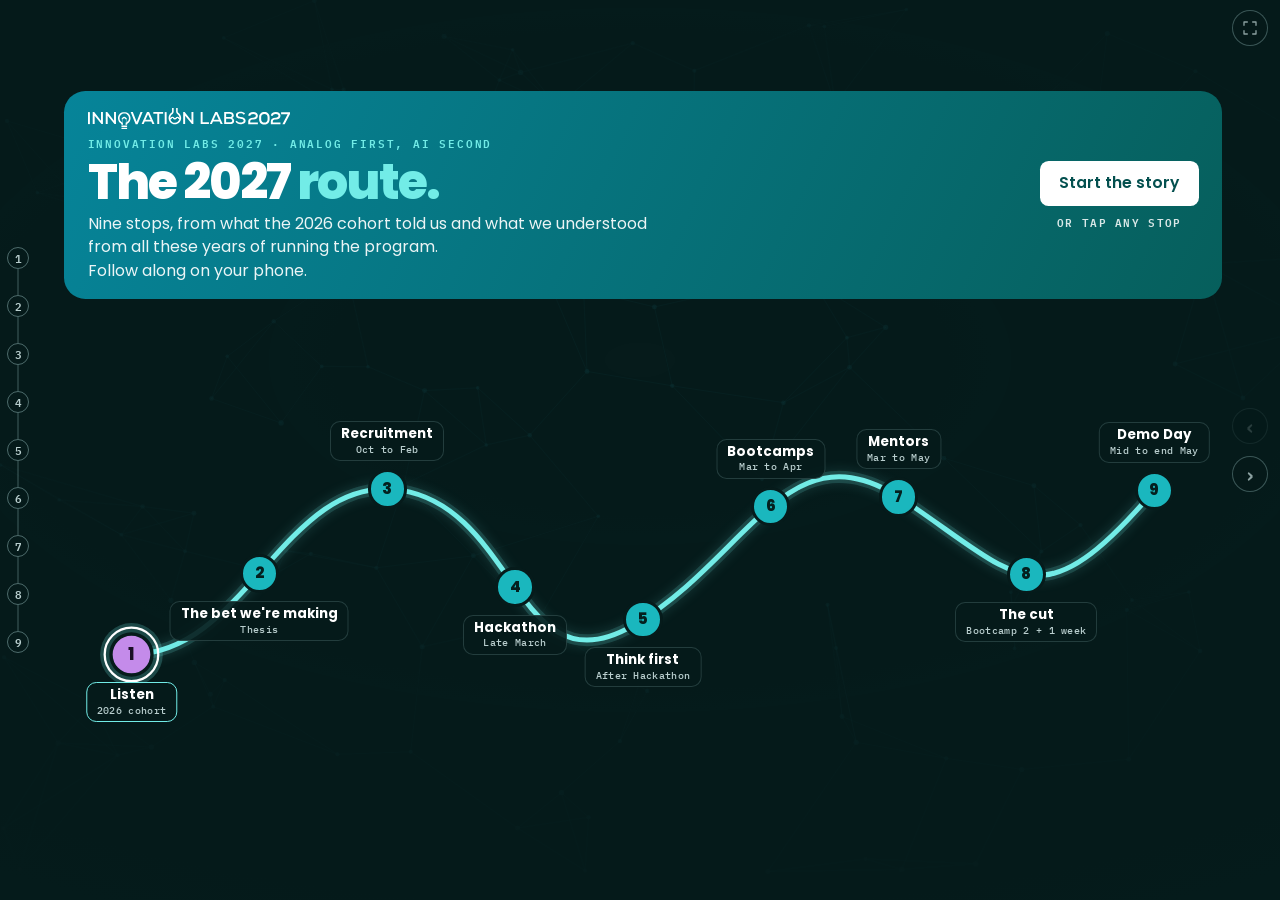
<file: skills/presentation-maker/examples/index.html>
<!doctype html><html><head><meta charset=utf8><meta name=viewport content="width=device-width,initial-scale=1,viewport-fit=cover"><style>:root{color-scheme:light;box-sizing:border-box;padding-top:env(safe-area-inset-top,0px);padding-bottom:env(safe-area-inset-bottom,0px)}html{scroll-padding-top:env(safe-area-inset-top,0px)}body{margin:0;padding:0;font:14px -apple-system,BlinkMacSystemFont,sans-serif;background:#fff;color:#000}img{max-width:100%}[hidden]:not([hidden=until-found i]){display:none!important}</style></head><body>
<title>Innovation Labs 2027 · Analog First, AI Second · Route Deck</title>
<link rel="stylesheet" href="https://fonts.googleapis.com/css2?family=Poppins:wght@400;500;600;700;800&family=IBM+Plex+Mono:wght@500;600&family=Caveat:wght@700&display=swap">
<style>
/* Innovation Labs presentation, route first.
   Layout: phone-first deck. Slide 1 is the 2027 route (serpentine on wide screens and sideways phones,
   vertical journey with a bottom sheet on a portrait phone). Every later slide carries its stop number.
   Look: Strategy Hub tokens, Night by default, Light and purple or yellow accent on a switch. */
/* Innovation Labs tokens v0.4
   Look = the Strategy Hub (teal band, big Poppins, serpentine route, soft panels).
   Two axes switch the same layout:
     data-theme  = light | night
     data-accent = purple | yellow     (the accent role: new, AI, current step, focus, hand note)
   Gradients are tokens now. See BRAND_ELEMENTS.md for when to use them. */

:root,
[data-theme="light"] {
  /* brand */
  --teal: #0095AC;
  --teal-deep: #016462;
  --teal-ink: #016462;
  --header: #007F86;          /* top band */
  --hero-a: #068499;          /* hero gradient start */
  --hero-b: #065F5C;          /* hero gradient end */
  --bright: #72ECE7;          /* highlight words on teal fields */
  --route: #0095AC;
  --logo-ink: #2B6363;

  /* surfaces (flat: alternate page / alt / tint) */
  --surface-page: #FFFFFF;
  --surface-alt: #F4FBFB;
  --surface: #FFFFFF;
  --surface-tint: #EAF7F7;
  --surface-ink: #10201F;

  /* text */
  --ink: #10201F;
  --ink-muted: #3C5052;
  --ink-subtle: #4A5E60;
  --on-brand: #FFFFFF;

  /* lines */
  --line: #D6E4E5;
  --line-soft: #E3EDEE;
  --line-control: #6F8689;
  --line-strong: #9CC3C6;

  /* actions */
  --action: #007A8C;
  --on-action: #FFFFFF;
  --action-soft: rgba(0,149,172,.12);
  --focus-ring: var(--ax);

  /* accent role, default purple */
  --ax: #954BBC;
  --ax-ink: #6B2E8C;
  --ax-tint: #F1E7F8;
  --ax-soft: rgba(149,75,188,.14);
  --ax-on: #FFFFFF;
  --ax-deep: #6B2E8C;
  --ax-grad: linear-gradient(115deg, #A45CC9 0%, #6B2E8C 100%);
  --lilac: #E8D2F5;

  /* status */
  --positive: #2D7A57; --positive-soft: #E6F4EC;
  --caution: #7A5200;  --caution-soft: #FFF3D6;
  --issue: #A8453A;    --issue-soft: #FBECE9;

  /* data viz */
  --viz-1: #0095AC; --viz-2: #016462; --viz-ai: var(--ax); --viz-context: #AFC0C3; --viz-grid: #D3DEE0;

  /* gradients */
  --grad-brand: linear-gradient(115deg, var(--hero-a), var(--hero-b));
  --grad-band: linear-gradient(115deg, var(--header), #006B6E);
  --grad-accent: var(--ax-grad);
  --grad-surface: linear-gradient(180deg, #F4FBFB 0%, #E4F4F4 100%);
  --mesh-blue:
    radial-gradient(60% 55% at 38% 0%, #B8E3EC 0%, transparent 72%),
    radial-gradient(55% 60% at 0% 100%, #94D4DC 0%, transparent 72%),
    radial-gradient(55% 60% at 100% 100%, #90D4DE 0%, transparent 72%),
    radial-gradient(35% 40% at 100% 40%, #C5E8EF 0%, transparent 70%), #FFFFFF;
  --mesh-green:
    radial-gradient(60% 55% at 40% 0%, #A9DAC2 0%, transparent 72%),
    radial-gradient(55% 60% at 0% 100%, #83C3A4 0%, transparent 72%),
    radial-gradient(55% 60% at 100% 85%, #91D1B3 0%, transparent 72%),
    radial-gradient(40% 40% at 0% 25%, #CEE9DE 0%, transparent 70%), #FFFFFF;
  --mesh-yellow:
    radial-gradient(55% 50% at 35% 0%, #FDD49F 0%, transparent 72%),
    radial-gradient(55% 60% at 0% 100%, #FAB579 0%, transparent 72%),
    radial-gradient(55% 60% at 100% 100%, #FBBF45 0%, transparent 70%),
    radial-gradient(40% 45% at 100% 40%, #FDD2AD 0%, transparent 70%),
    radial-gradient(45% 40% at 0% 0%, #FEFAD2 0%, transparent 70%), #FFFEF6;
  --mesh-purple:
    radial-gradient(55% 55% at 0% 0%, #E2DCED 0%, transparent 70%),
    radial-gradient(55% 60% at 0% 100%, #BBABD3 0%, transparent 72%),
    radial-gradient(55% 60% at 100% 100%, #A794C6 0%, transparent 72%),
    radial-gradient(35% 40% at 100% 40%, #E7DBEB 0%, transparent 70%), #FFFFFF;
  --mesh-classic:
    radial-gradient(45% 45% at 0% 100%, #0095AC 0%, transparent 70%),
    radial-gradient(40% 40% at 100% 0%, #6FCFDD 0%, transparent 70%),
    radial-gradient(40% 40% at 0% 15%, #C9B8F0 0%, transparent 70%),
    radial-gradient(40% 40% at 100% 100%, #B79AE6 0%, transparent 70%),
    radial-gradient(40% 35% at 45% 60%, #C9F3E6 0%, transparent 70%), #FFFFFF;
  --mesh: var(--mesh-blue);   /* default page mesh; the accent swaps it, see below */

  /* spacing */
  --space-4: 4px; --space-8: 8px; --space-12: 12px; --space-16: 16px; --space-18: 18px;
  --space-22: 22px; --space-26: 26px; --space-40: 40px; --space-48: 48px; --space-64: 64px; --space-88: 88px;

  /* radius (hub look: roomy) */
  --radius-xs: 4px; --radius-sm: 8px; --radius-md: 12px; --radius-row: 14px;
  --radius-lg: 18px; --radius-panel: 22px; --radius-xl: 24px; --radius-pill: 999px;

  --border-card: 1px; --border-accent: 5px; --border-focus: 3px;
  --content-max: 1180px; --text-max: 780px; --slide-max: 760px; --nav-height: 58px;

  --shadow-hover: 0 10px 28px rgba(1,100,98,.13);
  --shadow-nav: 0 2px 14px rgba(16,32,31,.25);
  --shadow-raised: 0 14px 40px rgba(1,100,98,.13);
  --shadow-sheet: 0 -14px 40px rgba(16,32,31,.28);

  --font: Poppins, system-ui, -apple-system, "Segoe UI", sans-serif;
  --mono: "IBM Plex Mono", ui-monospace, SFMono-Regular, Menlo, monospace;
  --hand: Caveat, "Segoe Print", "Bradley Hand", cursive;
}

/* Yellow accent. Fill is the template yellow, ink is a dark gold that holds 4.5:1 on white,
   and the label on a yellow fill is dark, never white. */
[data-accent="purple"] { --mesh: var(--mesh-purple); }
[data-accent="yellow"] {
  --ax: #FBBF45;
  --ax-ink: #7A4B00;
  --ax-tint: #FFF6DA;
  --ax-soft: rgba(251,191,69,.22);
  --ax-on: #10201F;
  --ax-deep: #BF822B;
  --ax-grad: linear-gradient(115deg, #FDD49F 0%, #FBBF45 55%, #F9A751 100%);
  --lilac: #FEFAD2;
  --focus-ring: #BF822B;
  --mesh: var(--mesh-yellow);
}

[data-theme="night"] {
  --teal: #2BC4DB;
  --teal-deep: #016462;
  --teal-ink: #72ECE7;
  --header: #061B1B;
  --hero-a: #0B8F91;
  --hero-b: #073A39;
  --bright: #72ECE7;
  --route: #72ECE7;
  --logo-ink: #FFFFFF;

  --surface-page: #061B1B;
  --surface-alt: #0A2928;
  --surface: #0D3A39;
  --surface-tint: #0F4443;
  --surface-ink: #001A1C;

  --ink: #FFFFFF;
  --ink-muted: #B9CECE;
  --ink-subtle: #8FB1B2;

  --line: rgba(195,240,240,.16);
  --line-soft: rgba(195,240,240,.10);
  --line-control: rgba(195,240,240,.38);
  --line-strong: rgba(195,240,240,.38);

  --action: #1AB7BE;
  --on-action: #04201F;
  --action-soft: rgba(43,196,219,.14);

  --ax: #C48BEA;
  --ax-ink: #D2A8EE;
  --ax-tint: rgba(149,75,188,.22);
  --ax-soft: rgba(196,139,234,.18);
  --ax-on: #1B0F26;
  --ax-deep: #954BBC;
  --ax-grad: linear-gradient(115deg, #C48BEA 0%, #954BBC 100%);

  --positive: #8FD3B1; --positive-soft: rgba(45,122,87,.26);
  --caution: #F2D58A;  --caution-soft: rgba(160,120,20,.24);
  --issue: #F1A39A;    --issue-soft: rgba(176,74,63,.22);

  --viz-2: #8FD8E4; --viz-context: #3E6E6C;

  --grad-band: linear-gradient(115deg, #061B1B, #0A2928);
  --grad-surface: linear-gradient(180deg, #061B1B 0%, #0A2928 100%);
  /* Night meshes are teal glows on near-black teal. */
  --mesh-night:
    radial-gradient(60% 55% at 15% 0%, rgba(11,143,145,.55) 0%, transparent 70%),
    radial-gradient(55% 60% at 100% 100%, rgba(7,58,57,.9) 0%, transparent 72%), #061B1B;
  --mesh: var(--mesh-night);

  --shadow-hover: 0 10px 28px rgba(0,0,0,.40);
  --shadow-nav: 0 2px 14px rgba(0,0,0,.45);
  --shadow-raised: 0 14px 40px rgba(0,0,0,.45);
  --shadow-sheet: 0 -14px 40px rgba(0,0,0,.50);
}
[data-theme="night"][data-accent="yellow"] {
  --ax: #FBBF45;
  --ax-ink: #F6D27A;
  --ax-tint: rgba(251,191,69,.16);
  --ax-soft: rgba(251,191,69,.18);
  --ax-on: #2A1B00;
  --ax-deep: #BF822B;
  --ax-grad: linear-gradient(115deg, #FBBF45 0%, #F9A751 100%);
  --focus-ring: #FBBF45;
  --lilac: #FEFAD2;
}

/* Aliases so v0.3 files keep working. Prefer the new names. */
:root, [data-theme] {
  --purple: var(--ax);
  --purple-ink: var(--ax-ink);
  --purple-tint: var(--ax-tint);
}

/* ===== Layout and components, one fluid layer =====
   Every size comes from one unit, --u, set on body.
   Landscape: --u follows the smaller of width and height, so a laptop, a projector and a sideways phone all fit one slide per screen.
   Portrait: --u follows width only and slides scroll.
   fitContent() may lower --k a little when a slide is taller than the screen. Nothing here uses !important. */
:root{--brand:#0095AC;--on-grad:#fff;color-scheme:dark}
[data-theme="light"]{color-scheme:light}
*{box-sizing:border-box}
html{background:#061B1B;color-scheme:dark}
html,body{height:100%;overflow:hidden}
body{
  --k:1;
  --u:calc(clamp(7.5px, min(.6vw + 3px, 1.55vh), 12.5px) * var(--k));
  --pl:clamp(14px, 2.2vw, 36px);
  --pr:clamp(58px, 4.5vw, 76px);
  --pt:calc(var(--u) * 1.6);
  --pb:calc(var(--u) * 1.6);
  --tm:max(22px, calc(var(--u) * 2.2));
  margin:0;display:flex;flex-direction:row;
  background:var(--surface-page);color:var(--ink);
  font-family:var(--font);font-size:calc(var(--u) * 1.4);line-height:1.5;
  -webkit-tap-highlight-color:transparent;-webkit-font-smoothing:antialiased;
}
@media (orientation:portrait){
  body{
    --u:calc(clamp(9px, 2.5vw, 12px) * var(--k));
    --pl:14px;--pr:16px;
    --pb:calc(72px + env(safe-area-inset-bottom,0px));
  }
}
a{color:inherit;text-decoration:none}
button{font:inherit;color:inherit}
:focus-visible{outline:3px solid var(--focus-ring);outline-offset:3px;border-radius:6px}
*{-webkit-user-select:none;user-select:none;-webkit-touch-callout:none}

/* background network */
.net{position:fixed;inset:0;z-index:0;pointer-events:none;overflow:hidden;opacity:.4;transition:opacity .6s ease}
body[data-mesh="on"] .net{opacity:.95}
body[data-mesh="off"] .net{opacity:.12}
.net canvas{position:absolute;inset:0;width:100%;height:100%;display:block}
.net::after{content:"";position:absolute;inset:0;background:radial-gradient(120% 85% at 50% 40%,transparent 0%,color-mix(in srgb,var(--surface-page) 80%,transparent) 62%,var(--surface-page) 100%)}

/* left rail: one dot per stop */
.strip{position:relative;z-index:3;flex:none;display:flex;flex-direction:column;align-items:center;justify-content:center;width:calc(36px + env(safe-area-inset-left,0px));padding:10px 0 10px env(safe-area-inset-left,0px)}
.strip .sb{flex:none;width:22px;height:22px;border-radius:50%;border:1.5px solid var(--line-control);background:transparent;color:var(--ink-muted);font:600 10.5px/1 var(--mono);display:grid;place-items:center;padding:0;cursor:pointer;transition:background .2s,color .2s,transform .2s}
.strip .ln{flex:1 1 0;width:2px;min-height:2px;max-height:26px;background:var(--line)}
.strip .ln.done{background:var(--brand)}
.strip .sb.done{background:var(--action);border-color:var(--action);color:var(--on-action)}
.strip .sb.cur{background:var(--ax);border-color:var(--ax);color:var(--ax-on);transform:scale(1.15);box-shadow:0 0 0 4px var(--ax-soft)}
.strip.all .sb{border-color:var(--brand);color:var(--teal-ink)}

/* right controls: full screen on top, previous and next centred on the rail */
.fsb,.pn{position:fixed;z-index:61;right:calc(12px + env(safe-area-inset-right,0px));width:36px;height:36px;border-radius:50%;border:1px solid var(--line-strong);background:color-mix(in srgb,var(--surface-page) 70%,transparent);color:var(--ink-muted);display:grid;place-items:center;padding:0;cursor:pointer;opacity:.75}
.fsb{top:calc(10px + env(safe-area-inset-top,0px))}
.pn{font:600 20px/1 var(--mono)}
#pv{top:calc(50% - 42px)}
#nx{top:calc(50% + 6px)}
.fsb:hover,.pn:hover,.pn:active{opacity:1;color:var(--ink)}
.pn:disabled{opacity:.2;cursor:default}
.fsb[hidden]{display:none}
@media (orientation:portrait){
  .fsb,.pn{top:auto;bottom:calc(14px + env(safe-area-inset-bottom,0px));width:44px;height:44px;opacity:.9}
  #nx{top:auto;right:calc(14px + env(safe-area-inset-right,0px))}
  #pv{top:auto;right:calc(66px + env(safe-area-inset-right,0px))}
  .fsb{right:calc(118px + env(safe-area-inset-right,0px))}
}

/* presenter sync pill */
.sync{position:fixed;top:calc(10px + env(safe-area-inset-top,0px));right:calc(58px + env(safe-area-inset-right,0px));z-index:60;display:flex;align-items:center;gap:10px;background:var(--surface);border:1px solid var(--line-strong);border-radius:999px;padding:4px 6px 4px 12px;font:600 11px/1.2 var(--mono);letter-spacing:.1em;text-transform:uppercase;color:var(--ink-muted)}
.sync[hidden]{display:none}
.sync .dot{display:inline-block;width:8px;height:8px;border-radius:50%;background:var(--teal);margin-right:8px;box-shadow:0 0 8px var(--teal)}
.sync.live .dot{background:var(--ax);box-shadow:0 0 8px var(--ax)}
.sync button{border:1px solid var(--brand);background:var(--action-soft);color:var(--teal-ink);border-radius:999px;padding:6px 12px;font:600 11px/1 var(--mono);letter-spacing:.1em;text-transform:uppercase;cursor:pointer}
.sync button.on{background:var(--ax);border-color:var(--ax);color:var(--ax-on)}
@media (orientation:portrait){.sync{right:calc(12px + env(safe-area-inset-right,0px))}}

/* "turn your phone" note, portrait only, sits above the bottom controls */
#turn{display:none;position:fixed;left:12px;right:12px;bottom:calc(70px + env(safe-area-inset-bottom,0px));z-index:300;background:var(--surface);color:var(--ink-muted);border:1px solid var(--line-strong);border-radius:14px;padding:10px 14px;font-size:13px;align-items:center;gap:10px;justify-content:space-between;box-shadow:0 6px 24px rgba(0,0,0,.4)}
#turn button{border:0;background:none;color:var(--ink);font-size:20px;line-height:1;padding:2px 6px;cursor:pointer}
@media (orientation:portrait) and (max-width:900px){#turn{display:flex}#turn.off{display:none}}

/* stage and slides */
.stage{position:relative;z-index:1;flex:1;min-width:0;min-height:0;touch-action:none;overflow:hidden}
.slide{position:absolute;inset:0;display:flex;overflow-y:auto;overflow-x:hidden;padding:var(--pt) var(--pr) var(--pb) var(--pl);pointer-events:none;visibility:hidden;opacity:0;transform:translateX(28px);transition:opacity .35s,transform .45s cubic-bezier(.3,.1,.2,1),visibility 0s .45s}
.slide[data-pos="before"]{transform:translateX(-28px)}
.slide[data-pos="on"]{visibility:visible;opacity:1;transform:none;transition:opacity .35s,transform .45s cubic-bezier(.3,.1,.2,1),visibility 0s}
.in{pointer-events:auto;touch-action:pan-y;position:relative;margin:auto;width:100%;max-width:min(100%, calc(var(--u) * 76));min-width:0;display:flex;flex-direction:column;gap:calc(var(--u) * 1.3)}
.in>*{position:relative;z-index:1;min-width:0}

/* type */
.kick{margin:0;font:600 max(10px, calc(var(--u) * 1.05))/1.3 var(--mono);letter-spacing:.16em;text-transform:uppercase;color:var(--teal-ink)}
.big{margin:0;font-weight:700;font-size:min(calc(var(--u) * 3.4), 9.5vw);line-height:1.1;letter-spacing:-.02em;text-wrap:balance}
.cover .big{font-size:min(calc(var(--u) * 4.8), 11vw);line-height:1.04}
.big em{font-style:normal;color:var(--teal-ink)}
.big .ai{color:var(--ax-ink)}
.hw{font-family:var(--hand);font-weight:700;letter-spacing:0;font-size:1.18em;line-height:1;color:var(--ax-ink)}
.sub{margin:0;max-width:60ch;font-size:calc(var(--u) * 1.6);line-height:1.45;color:var(--ink-muted);text-wrap:pretty}
.sub b{color:var(--ink);font-weight:600}
.fine{margin:0;max-width:66ch;font-size:max(11px, calc(var(--u) * 1.15));color:var(--ink-subtle)}
.hint,.tip,.loopback{display:inline-flex;align-items:center;gap:calc(var(--u) * .8);font:600 max(10px, calc(var(--u) * 1))/1.3 var(--mono);letter-spacing:.12em;text-transform:uppercase;color:var(--ink-muted)}
.tip{color:var(--ink-subtle)}
.tip b{flex:none;display:inline-grid;place-items:center;width:max(18px, calc(var(--u) * 1.8));height:max(18px, calc(var(--u) * 1.8));border-radius:50%;border:1px solid var(--brand);color:var(--teal-ink);font-size:max(12px, calc(var(--u) * 1.2))}
.loopback svg{flex:none;width:max(18px, calc(var(--u) * 2.2));height:max(18px, calc(var(--u) * 2.2))}

/* shared box */
.stat,.card,.col,.row{min-width:0;background:var(--surface);border:1px solid var(--line);border-radius:calc(var(--u) * 1.2);padding:calc(var(--u) * 1.2) calc(var(--u) * 1.4)}
.stat p,.card p,.steps p,.col p,.xb p{margin:0;font-size:calc(var(--u) * 1.35);line-height:1.45;color:var(--ink-muted)}
.card h3,.steps h3{margin:0 0 calc(var(--u) * .4);font-size:calc(var(--u) * 1.55);font-weight:600;line-height:1.3}

/* stats and cards: as many columns as fit */
.stats,.cards{display:grid;gap:calc(var(--u) * 1.1);grid-template-columns:repeat(auto-fit, minmax(min(100%, calc(var(--u) * 19)), 1fr))}
.stat .n{font-weight:800;font-size:calc(var(--u) * 3.6);line-height:1;color:var(--teal-ink);font-variant-numeric:tabular-nums;letter-spacing:-.03em}
.stat .n small{font-size:.5em;font-weight:700;color:var(--ink-muted);letter-spacing:0}
.stat p{margin-top:calc(var(--u) * .8)}
.stat .src{display:block;margin-top:calc(var(--u) * .7);font:500 max(9.5px, calc(var(--u) * .95))/1.3 var(--mono);letter-spacing:.06em;text-transform:uppercase;color:var(--ink-subtle)}

/* numbered steps */
.steps{--sn:max(30px, calc(var(--u) * 3.4));list-style:none;margin:0;padding:0;display:flex;flex-direction:column}
.steps li{position:relative;display:grid;grid-template-columns:var(--sn) minmax(0,1fr);column-gap:calc(var(--u) * 1.3);padding-bottom:calc(var(--u) * 1.2)}
.steps li:last-child{padding-bottom:0}
.steps li::before{content:"";position:absolute;left:calc(var(--sn) / 2 - 1px);top:var(--sn);bottom:0;width:2px;background:var(--line)}
.steps li:last-child::before{display:none}
.steps li>div{grid-column:2;min-width:0}
.steps .num{width:var(--sn);height:var(--sn);border-radius:50%;background:var(--surface-tint);border:2px solid var(--brand);display:grid;place-items:center;font:600 max(12px, calc(var(--u) * 1.3))/1 var(--mono);color:var(--teal-ink)}
.steps h3{margin:calc((var(--sn) - var(--u) * 1.55 * 1.3) / 2) 0 calc(var(--u) * .2)}
.steps li.ai .num{border-color:var(--ax);color:var(--ax-ink);background:var(--ax-tint)}
.steps li.ai h3{color:var(--ax-ink)}
.steps .tag{display:inline-block;margin-left:calc(var(--u) * .6);padding:calc(var(--u) * .3) calc(var(--u) * .5);border:1px solid var(--ax);border-radius:4px;font:600 max(9px, calc(var(--u) * .9))/1 var(--mono);letter-spacing:.12em;text-transform:uppercase;color:var(--ax-ink);vertical-align:middle}

/* is / is not */
.two{display:grid;gap:calc(var(--u) * 1.1);grid-template-columns:repeat(auto-fit, minmax(min(100%, calc(var(--u) * 26)), 1fr))}
.col h3{margin:0 0 calc(var(--u) * .9);font:600 max(10px, calc(var(--u) * 1.1))/1 var(--mono);letter-spacing:.14em;text-transform:uppercase;color:var(--ink-muted)}
.col.is{border-color:var(--ax);background:var(--ax-tint)}
.col.is h3{color:var(--ax-ink)}
.chips{display:flex;flex-wrap:wrap;gap:calc(var(--u) * .6)}
.chips span{padding:calc(var(--u) * .5) calc(var(--u) * 1.05);border-radius:999px;background:var(--surface-tint);font-size:calc(var(--u) * 1.35);line-height:1.3}
.col.is .chips span{background:var(--ax-soft)}
.col.no .chips span{background:transparent;border:1px dashed var(--line-control);color:var(--ink-muted)}

/* timeline: date column wraps instead of pushing the text */
.tl{list-style:none;margin:0;padding:0;display:flex;flex-direction:column}
.tl li{display:grid;grid-template-columns:calc(var(--u) * 13) minmax(0,1fr);column-gap:calc(var(--u) * 1.4);row-gap:calc(var(--u) * .2);padding:calc(var(--u) * .8) 0;border-top:1px solid var(--line);position:relative}
.tl li:last-child{border-bottom:1px solid var(--line)}
.tl .w{font:600 max(10px, calc(var(--u) * 1.05))/1.35 var(--mono);letter-spacing:.05em;text-transform:uppercase;color:var(--teal-ink);padding-top:calc(var(--u) * .2)}
.tl .t{min-width:0;font-size:calc(var(--u) * 1.5);line-height:1.35}
.tl .t span{display:block;margin-top:calc(var(--u) * .2);font-size:calc(var(--u) * 1.25);color:var(--ink-muted)}
@media (orientation:portrait){.tl li{grid-template-columns:minmax(0,1fr)}}

/* buttons */
.btnrow{display:flex;flex-wrap:wrap;align-items:center;gap:calc(var(--u) * .8)}
.cta{display:inline-flex;align-items:center;justify-content:center;gap:8px;min-height:max(40px, calc(var(--u) * 4.2));padding:0 calc(var(--u) * 1.8);border:0;border-radius:calc(var(--u) * .8);background:var(--action);color:var(--on-action);font-weight:600;font-size:max(13px, calc(var(--u) * 1.45));line-height:1.2;cursor:pointer;text-align:center}
.cta.ghost{background:transparent;color:var(--ink);border:1px solid var(--line-strong)}
.cta.ax{background:var(--ax);color:var(--ax-on)}
.cta.onband{background:#fff;color:#04504F}

/* hub links on the last slide */
.go{display:grid;gap:calc(var(--u) * 1);grid-template-columns:repeat(auto-fill, minmax(min(100%, calc(var(--u) * 18)), 1fr))}
.go a,.go div.g{display:block;min-width:0;background:var(--surface);border:1px solid var(--line);border-top:max(3px, calc(var(--u) * .4)) solid var(--brand);border-radius:calc(var(--u) * 1.2);padding:calc(var(--u) * 1) calc(var(--u) * 1.2);transition:transform .2s,border-color .2s}
.go .ax{border-top-color:var(--ax)}
.go a:hover{transform:translateY(-2px);border-color:var(--brand)}
.go b{display:block;font-weight:600;font-size:calc(var(--u) * 1.45);line-height:1.3}
.go span{display:block;margin-top:calc(var(--u) * .3);font:500 max(9.5px, calc(var(--u) * .95))/1.3 var(--mono);letter-spacing:.08em;text-transform:uppercase;color:var(--ink-subtle)}

/* gradient bands (stop dividers, closing slide) */
.band{display:flex;flex-direction:column;gap:calc(var(--u) * .9);background:var(--grad-brand);color:#fff;border-radius:calc(var(--u) * 2);padding:calc(var(--u) * 2.2) calc(var(--u) * 2.4);overflow:hidden}
.band .big{color:inherit;line-height:1.15}
.band .kick{color:var(--bright)}
.band .big em{color:var(--bright)}
.band .sub{color:rgba(255,255,255,.92)}
.band .btnrow{margin-top:calc(var(--u) * .4)}
.band.axg{background:var(--ax-grad);color:var(--ax-on)}
.band.axg .kick,.band.axg .sub{color:var(--ax-on)}
.band.axg .big em{color:var(--ax-on);text-decoration:underline;text-decoration-thickness:max(2px, calc(var(--u) * .3));text-underline-offset:calc(var(--u) * .4)}

/* open more: rows */
.more{display:flex;flex-direction:column;gap:calc(var(--u) * .7)}
.mk{font:600 max(10px, calc(var(--u) * 1))/1.2 var(--mono);letter-spacing:.14em;text-transform:uppercase;color:var(--ax-ink)}
.row{background:var(--ax-tint);border-color:var(--ax);padding:calc(var(--u) * .9) calc(var(--u) * 1.4)}
.row h4{margin:0;font-size:calc(var(--u) * 1.5);font-weight:600;line-height:1.35}

/* tap to open: one marker, pinned to the first line of each item */
.tap{cursor:pointer;position:relative}
.tap::after{content:"+";position:absolute;width:var(--tm);height:var(--tm);border-radius:50%;border:1px solid var(--brand);display:grid;place-items:center;font:600 calc(var(--tm) * .62)/1 var(--mono);color:var(--teal-ink);background:var(--action-soft);transition:transform .25s,background .25s}
.tap[aria-expanded="true"]::after{transform:rotate(45deg);background:var(--action);color:var(--on-action)}
.tap:hover{border-color:var(--brand)}
.card.tap,.stat.tap,.row.tap{padding-right:calc(var(--tm) + var(--u) * 2)}
.card.tap::after,.stat.tap::after{top:calc(var(--u) * 1.2 + (var(--u) * 2 - var(--tm)) / 2);right:calc(var(--u) * 1)}
.stat.tap::after{top:calc(var(--u) * 1.2)}
.row.tap::after{top:calc(var(--u) * .9 + (var(--u) * 2.02 - var(--tm)) / 2);right:calc(var(--u) * 1);border-color:var(--ax);color:var(--ax-ink);background:var(--ax-soft)}
.row.tap[aria-expanded="true"]::after{background:var(--ax);color:var(--ax-on)}
.steps li.tap{padding-right:calc(var(--tm) + var(--u) * .8)}
.steps li.tap::after{top:calc((var(--sn) - var(--tm)) / 2);right:0}
.tl li.tap{padding-right:calc(var(--tm) + var(--u) * .8)}
.tl li.tap::after{top:calc(var(--u) * .8);right:0}
.xb{display:grid;grid-template-rows:0fr;visibility:hidden;transition:grid-template-rows .3s ease,visibility 0s .3s}
.xb>div{overflow:hidden;min-height:0}
.tap[aria-expanded="true"]>.xb,.tap[aria-expanded="true"] .xb{grid-template-rows:1fr;visibility:visible;transition:grid-template-rows .3s ease,visibility 0s}
.xb p{margin-top:calc(var(--u) * .9);padding-top:calc(var(--u) * .9);border-top:1px dashed var(--line-strong);color:var(--ink)}

/* hub pills are switched off in this version */
.deep,#deepf{display:none}

/* ===== route slide ===== */
.slide.route{padding-top:calc(var(--u) * .8);padding-bottom:calc(var(--u) * .8)}
.slide.route .in{max-width:min(100%, 1180px);gap:calc(var(--u) * .8)}
.rhero{flex:none;display:grid;grid-template-columns:minmax(0,1fr) auto;column-gap:calc(var(--u) * 2.5);row-gap:calc(var(--u) * .6);align-items:center;background:var(--grad-brand);color:#fff;border-radius:calc(var(--u) * 2);padding:calc(var(--u) * 1.6) calc(var(--u) * 2.2);overflow:hidden}
.rhero>*{grid-column:1;margin:0}
.rhero .logo{display:block;height:max(16px, calc(var(--u) * 2));width:auto;color:#fff}
.rhero .kick{color:var(--bright)}
.rhero h1{font-weight:800;letter-spacing:-.04em;line-height:1;font-size:min(calc(var(--u) * 4.6), 11vw)}
.rhero h1 em{font-style:normal;color:var(--bright)}
.rhero .sub{color:rgba(255,255,255,.92);font-size:calc(var(--u) * 1.5);max-width:58ch}
.rhero .btnrow{grid-column:2;grid-row:1 / span 4;flex-direction:column;align-items:stretch}
.rhero .hint{justify-content:center}
@media (max-width:640px){
  .rhero{grid-template-columns:minmax(0,1fr)}
  .rhero .btnrow{grid-column:1;grid-row:auto;flex-direction:row;align-items:center}
}
.rhint{display:none}
.rw{display:block}
.journey{display:none}
.route-stage{position:relative;width:100%;aspect-ratio:1200/520;container-type:inline-size}
.route-stage svg{position:absolute;inset:0;width:100%;height:100%;overflow:visible}
.routeBase,.routeLine{fill:none;stroke:var(--route);stroke-linecap:round;vector-effect:non-scaling-stroke}
.routeBase{stroke-width:12;opacity:.16}
.routeLine{stroke-width:5;stroke-dasharray:1;stroke-dashoffset:0;animation:draw 1.5s ease both}
[data-theme="night"] .routeLine{filter:drop-shadow(0 0 7px rgba(114,236,231,.35))}
@keyframes draw{from{stroke-dashoffset:1}}
@keyframes pop{from{opacity:0;transform:scale(.7)}}
.stop{--d:clamp(24px,3.4cqw,40px);position:absolute;width:var(--d);height:var(--d);margin:calc(var(--d) / -2) 0 0 calc(var(--d) / -2);padding:0;border:0;background:none;cursor:pointer;animation:pop .4s ease both}
.stop .dot{width:100%;height:100%;border-radius:50%;display:grid;place-items:center;background:var(--action);color:var(--on-action);border:3px solid var(--surface-page);font-weight:800;font-size:clamp(11px,1.3cqw,15px);transition:transform .18s,box-shadow .18s}
.stop:hover .dot,.stop.active .dot{transform:scale(1.14);box-shadow:0 0 0 8px color-mix(in srgb,var(--route) 22%,transparent)}
.stop.active .dot{background:var(--ax);color:var(--ax-on);outline:2px solid var(--ink);outline-offset:3px}
.stop .lab{position:absolute;left:50%;transform:translateX(-50%);white-space:nowrap;text-align:center;padding:4px 10px;border-radius:10px;background:color-mix(in srgb,var(--surface-page) 90%,transparent);border:1px solid var(--line);line-height:1.25}
.stop .lab b{display:block;font-size:clamp(10px,1.15cqw,14px);font-weight:700}
.stop .lab span{display:block;font:500 clamp(8.5px,.9cqw,11px)/1.3 var(--mono);color:var(--ink-muted);letter-spacing:.03em}
.stop.up .lab{bottom:calc(100% + 8px)}
.stop.down .lab{top:calc(100% + 8px)}
.stop.active .lab{border-color:var(--route)}

/* portrait phone: the route becomes a vertical journey */
@media (max-width:819px) and (orientation:portrait){
  .rw{display:none}
  .journey{display:flex;flex-direction:column;padding-top:calc(var(--u) * .6)}
}
.mj{--mn:max(30px, calc(var(--u) * 3.2));position:relative;margin-left:calc(var(--mn) / 2);padding:0 0 calc(var(--u) * 1.8) calc(var(--mn) / 2 + var(--u) * 1.4);border-left:3px solid var(--route);cursor:pointer;min-height:var(--mn)}
.mj:last-child{border-left-color:transparent;padding-bottom:0}
.mj::before{content:attr(data-n);position:absolute;left:calc(var(--mn) / -2 - 1.5px);top:0;width:var(--mn);height:var(--mn);border-radius:50%;background:var(--action);color:var(--on-action);display:grid;place-items:center;font:800 calc(var(--mn) * .45)/1 var(--font);border:3px solid var(--surface-page)}
.mj.active::before{background:var(--ax);color:var(--ax-on)}
.mj .w{font:600 max(10px, calc(var(--u) * 1.05))/1.3 var(--mono);letter-spacing:.09em;text-transform:uppercase;color:var(--teal-ink)}
.mj h3{display:flex;align-items:center;gap:8px;margin:2px 0 0;font-size:calc(var(--u) * 1.9);line-height:1.2}
.mj h3::after{content:"\203A";margin-left:auto;color:var(--ink-subtle);font-size:1.15em}

/* sideways phone: compact hero, more room for the route */
body.land .rhero{padding:calc(var(--u) * 1) calc(var(--u) * 1.6)}
body.land .rhero .logo,body.land .rhero .sub{display:none}
body.land .slide.route .in{gap:calc(var(--u) * .6)}

/* stop sheet: bottom sheet on a portrait phone, centred dialog everywhere else */
.scrim{position:fixed;inset:0;z-index:70;background:rgba(0,10,10,.55);opacity:0;visibility:hidden;transition:opacity .25s,visibility 0s .25s}
.scrim.on{opacity:1;visibility:visible;transition:opacity .25s}
.sheet{position:fixed;z-index:80;left:50%;top:50%;width:min(560px, calc(100vw - 32px));max-height:min(88vh, 640px);overflow:auto;background:var(--surface);color:var(--ink);border-radius:20px;box-shadow:var(--shadow-sheet);padding:calc(var(--u) * 1.8) calc(var(--u) * 2);transform:translate(-50%,-46%) scale(.97);opacity:0;visibility:hidden;transition:transform .25s ease,opacity .25s ease,visibility .25s}
.sheet.open{transform:translate(-50%,-50%);opacity:1;visibility:visible}
.sheet .grab{display:none;width:44px;height:4px;border-radius:2px;background:var(--line-strong);margin:0 auto 14px}
.sheet .w{font:600 max(10px, calc(var(--u) * 1.05))/1.3 var(--mono);letter-spacing:.09em;text-transform:uppercase;color:var(--teal-ink)}
.sheet h3{display:flex;align-items:center;gap:10px;margin:6px 0 8px;font-size:max(18px, calc(var(--u) * 2.4));line-height:1.2;letter-spacing:-.02em}
.sheet h3 i{flex:none;font-style:normal;display:grid;place-items:center;width:1.4em;height:1.4em;border-radius:50%;background:var(--ax);color:var(--ax-on);font:800 .65em/1 var(--font)}
.sheet p{margin:0 0 calc(var(--u) * 1.4);font-size:max(14px, calc(var(--u) * 1.55));line-height:1.5;color:var(--ink-muted)}
.sheet .btnrow .cta{flex:1}
@media (max-width:819px) and (orientation:portrait){
  .sheet{left:0;right:0;top:auto;bottom:0;width:auto;max-height:80vh;border-radius:20px 20px 0 0;padding:16px 20px calc(20px + env(safe-area-inset-bottom,0px));transform:translateY(105%);opacity:1}
  .sheet.open{transform:none}
  .sheet .grab{display:block}
}

@media (prefers-reduced-motion:reduce){.slide,.slide[data-pos="on"],.xb,.tap::after,.sheet,.scrim,.strip .sb{transition:none}.routeLine,.stop{animation:none}}
</style>
<script>(function(){var t='night',a='purple';var b=document.body;b.setAttribute('data-theme',t);b.setAttribute('data-accent',a);b.setAttribute('data-mesh','off');})();</script>

<div class="net" aria-hidden="true"><canvas id="web"></canvas></div>
<nav class="strip" id="strip" aria-label="Progress"></nav>
<div class="sync" id="sync" hidden><span id="synctxt"></span><button id="syncbtn" type="button"></button></div>
<button class="pn" id="pv" type="button" aria-label="Previous slide">‹</button><button class="pn" id="nx" type="button" aria-label="Next slide">›</button><div id="deepf"></div><button class="fsb" id="fsb" type="button" aria-label="Full screen" title="Full screen (F)"><svg viewBox="0 0 24 24" width="16" height="16" fill="none" stroke="currentColor" stroke-width="2" stroke-linecap="round" stroke-linejoin="round" aria-hidden="true"><path d="M8 3H3v5M16 3h5v5M8 21H3v-5M16 21h5v-5"/></svg></button>
<div id="turn" role="note"><span>Best in landscape. Turn your phone sideways if you like.</span><button type="button" id="turnx" aria-label="Dismiss">×</button></div>
<main class="stage" id="stage" aria-live="polite"></main>
<div class="scrim" id="scrim"></div>
<div class="sheet" id="sheet" role="dialog" aria-modal="true" aria-labelledby="shTitle"><div class="grab"></div><div class="w" id="shWhen"></div><h3 id="shTitle"></h3><p id="shBody"></p><div class="btnrow"><button class="cta" id="shGo">Go to this chapter</button><button class="cta ghost" id="shClose">Close</button></div></div>

<script>
/* ILWeb: a springy, touchable network on a canvas.
   Nodes hold a home position, are tied to their nearest neighbours by springs, get pushed by the pointer,
   can be grabbed and dragged, and light up in waves when you tap. */
function ILWeb(cv,o){
  o=o||{};
  var ctx=cv.getContext('2d'),FIX=o.fixed||null,WK=o.world||1;
  var COL=o.col||'43,196,219',HOT=o.hot||'196,139,234',GL=o.glow||'200,248,255';
  var DENS=o.density||.3,LA=o.lineA||.26;
  var reduce=window.matchMedia&&matchMedia('(prefers-reduced-motion: reduce)').matches;
  var W=0,H=0,DPR=1,nodes=[],edges=[],ripples=[],grab=-1,running=false,last=0,t0=performance.now();
  var ptr={x:-999,y:-999,vx:0,vy:0,on:false};
  var cam={x:0,f:0};
  var seed=o.seed||7;function rnd(){seed=(seed*16807)%2147483647;return seed/2147483647;}
  var base=[],MAXN=Math.round(300*WK);
  for(var i=0;i<MAXN;i++)base.push([rnd(),rnd(),.6+rnd()*.8,rnd()*6.283]);

  function layout(){
    var r=cv.getBoundingClientRect();
    var nw=FIX?FIX.w:Math.round(r.width),nh=FIX?FIX.h:Math.round(r.height);
    if(nw<10||nh<10)return false;
    if(nw===W&&nh===H&&nodes.length)return true;
    W=nw;H=nh;DPR=Math.min(2,window.devicePixelRatio||1);
    cv.width=Math.round(W*DPR);cv.height=Math.round(H*DPR);ctx.setTransform(DPR,0,0,DPR,0,0);
    var cnt=Math.min(MAXN,Math.round(DENS*(W*H)/10000*WK)),ww=W*WK;
    nodes=base.slice(0,cnt).map(function(b){var x=b[0]*ww,y=b[1]*H;return{hx:x,hy:y,x:x,y:y,vx:0,vy:0,ax:0,ay:0,d:b[2],ph:b[3],g:0,h:0};});
    edges=[];var seen={},cap=Math.max(W,H)*.45;cap*=cap;
    for(var i=0;i<nodes.length;i++){
      var a=nodes[i],ds=[];
      for(var j=0;j<nodes.length;j++){if(i!==j){var dx=a.hx-nodes[j].hx,dy=a.hy-nodes[j].hy;ds.push([dx*dx+dy*dy,j]);}}
      ds.sort(function(p,q){return p[0]-q[0];});
      for(var k=0;k<3&&k<ds.length;k++){var jj=ds[k][1],key=i<jj?i+'-'+jj:jj+'-'+i;
        if(!seen[key]&&ds[k][0]<cap){seen[key]=1;edges.push({a:i,b:jj,L:Math.sqrt(ds[k][0])});}}
    }
    return true;
  }

  function rgba(c,a){return 'rgba('+c+','+a.toFixed(3)+')';}

  function frame(now){
    if(!running)return;
    requestAnimationFrame(frame);
    if(!cv.getClientRects().length)return;
    if(!layout())return;
    var dt=Math.min(40,now-(last||now-16));last=now;
    var f=Math.max(.4,dt/16.7),t=(now-t0)/1000;
    var camT=cam.f*(WK-1)*W;cam.x+=(camT-cam.x)*Math.min(1,.08*f);
    var wpx=ptr.x+cam.x,wpy=ptr.y,R=Math.max(80,Math.min(W,H)*.22);
    var i,j,n,e,A,B;
    for(i=ripples.length-1;i>=0;i--)if(now-ripples[i].t>1900)ripples.splice(i,1);
    for(i=0;i<nodes.length;i++){
      n=nodes[i];
      var hx=n.hx+(reduce?0:Math.sin(t*.45+n.ph)*6),hy=n.hy+(reduce?0:Math.cos(t*.37+n.ph)*6);
      n.ax=(hx-n.x)*.012;n.ay=(hy-n.y)*.012;
    }
    for(i=0;i<edges.length;i++){
      e=edges[i];A=nodes[e.a];B=nodes[e.b];
      var dx=B.x-A.x,dy=B.y-A.y,L=Math.sqrt(dx*dx+dy*dy)||1,F=(L-e.L)*.01;
      A.ax+=dx/L*F;A.ay+=dy/L*F;B.ax-=dx/L*F;B.ay-=dy/L*F;
    }
    for(i=0;i<nodes.length;i++){
      n=nodes[i];
      if(ptr.on&&grab<0){
        var px=n.x-wpx,py=n.y-wpy,d=Math.sqrt(px*px+py*py)||1;
        if(d<R){var s=1-d/R,s2=s*s;n.ax+=px/d*s2*1.9+ptr.vx*s2*.05;n.ay+=py/d*s2*1.9+ptr.vy*s2*.05;if(s*.9>n.g)n.g=s*.9;}
      }
      for(j=0;j<ripples.length;j++){
        var r=ripples[j],age=(now-r.t)/1000,rad=age*(r.big?800:520),amp=(1-age/1.85)*.35;
        var rx=n.x-r.x,ry=n.y-r.y,rd=Math.sqrt(rx*rx+ry*ry)||1,dl=Math.abs(rd-rad);
        if(dl<60&&amp>0){var q=(1-dl/60)*amp;n.ax+=rx/rd*q*(r.big?1.1:.7);n.ay+=ry/rd*q*(r.big?1.1:.7);if(q*.5>n.g)n.g=q*.5;if(q*.5>n.h)n.h=q*.5;}
      }
    }
    ptr.vx*=.8;ptr.vy*=.8;
    var damp=Math.pow(.88,f),gd=Math.pow(.95,f),hd=Math.pow(.93,f);
    for(i=0;i<nodes.length;i++){
      n=nodes[i];
      if(i===grab){n.x=wpx;n.y=wpy;n.vx=0;n.vy=0;n.g=1;continue;}
      n.vx=Math.max(-40,Math.min(40,(n.vx+n.ax*f)*damp));n.vy=Math.max(-40,Math.min(40,(n.vy+n.ay*f)*damp));
      n.x+=n.vx*f;n.y+=n.vy*f;n.g*=gd;n.h*=hd;
    }

    ctx.clearRect(0,0,W,H);
    var cx=cam.x,vis=function(x,y){return x-cx>-30&&x-cx<W+30&&y>-30&&y<H+30;};
    ctx.lineCap='round';
    ctx.beginPath();
    for(i=0;i<edges.length;i++){
      e=edges[i];A=nodes[e.a];B=nodes[e.b];
      if(A.g>.06||B.g>.06)continue;
      if(!vis(A.x,A.y)&&!vis(B.x,B.y))continue;
      ctx.moveTo(A.x-cx,A.y);ctx.lineTo(B.x-cx,B.y);
    }
    ctx.strokeStyle=rgba(COL,LA);ctx.lineWidth=1;ctx.stroke();
    for(i=0;i<edges.length;i++){
      e=edges[i];A=nodes[e.a];B=nodes[e.b];
      var gm=Math.max(A.g,B.g);
      if(gm<=.06)continue;
      if(!vis(A.x,A.y)&&!vis(B.x,B.y))continue;
      var hot=Math.max(A.h,B.h)>.3;
      ctx.beginPath();ctx.moveTo(A.x-cx,A.y);ctx.lineTo(B.x-cx,B.y);
      ctx.strokeStyle=rgba(hot?HOT:GL,Math.min(.95,LA+gm*.7));ctx.lineWidth=1+gm*1.4;ctx.stroke();
    }
    for(i=0;i<nodes.length;i++){
      n=nodes[i];if(!vis(n.x,n.y))continue;
      var x=n.x-cx,y=n.y,rr=1+n.d*1.2;
      if(n.g>.05||i===grab){
        var hh=n.h>.3||i===grab;
        ctx.fillStyle=rgba(hh?HOT:GL,.2*n.g);ctx.beginPath();ctx.arc(x,y,rr+4+12*n.g,0,6.283);ctx.fill();
        ctx.fillStyle=rgba(hh?HOT:GL,.5+.5*n.g);ctx.beginPath();ctx.arc(x,y,rr+1.2*n.g,0,6.283);ctx.fill();
      }else{
        ctx.fillStyle=rgba(COL,.55);ctx.beginPath();ctx.arc(x,y,rr,0,6.283);ctx.fill();
      }
    }
    if(ptr.on){
      var gr=ctx.createRadialGradient(ptr.x,ptr.y,0,ptr.x,ptr.y,R);
      gr.addColorStop(0,rgba(GL,.12));gr.addColorStop(1,rgba(GL,0));
      ctx.fillStyle=gr;ctx.beginPath();ctx.arc(ptr.x,ptr.y,R,0,6.283);ctx.fill();
    }
  }

  function pulse(sx,sy,big){ripples.push({x:sx+cam.x,y:sy,t:performance.now(),big:!!big});if(ripples.length>10)ripples.shift();}

  function bind(target,opt){
    var ign=(opt&&opt.ignore)||'a,button,[role="button"],summary,input,textarea,select';
    function pos(e){
      var r=cv.getBoundingClientRect(),kx=(FIX?FIX.w:r.width)/(r.width||1),ky=(FIX?FIX.h:r.height)/(r.height||1);
      return[(e.clientX-r.left)*kx,(e.clientY-r.top)*ky];
    }
    target.addEventListener('pointermove',function(e){
      var p=pos(e);ptr.vx=p[0]-ptr.x;ptr.vy=p[1]-ptr.y;if(!ptr.on){ptr.vx=0;ptr.vy=0;}
      ptr.x=p[0];ptr.y=p[1];ptr.on=true;
    },{passive:true});
    target.addEventListener('pointerdown',function(e){
      var p=pos(e);ptr.x=p[0];ptr.y=p[1];ptr.on=true;ptr.vx=0;ptr.vy=0;
      if(e.target.closest&&e.target.closest(ign))return;
      pulse(p[0],p[1],true);
      var best=-1,bd=48*48,wx=p[0]+cam.x;
      for(var i=0;i<nodes.length;i++){var dx=nodes[i].x-wx,dy=nodes[i].y-p[1],dd=dx*dx+dy*dy;if(dd<bd){bd=dd;best=i;}}
      grab=best;
    });
    function up(e){grab=-1;if(e.pointerType==='touch')ptr.on=false;}
    target.addEventListener('pointerup',up);
    target.addEventListener('pointercancel',up);
    target.addEventListener('pointerleave',function(){ptr.on=false;grab=-1;});
  }

  function start(){if(running)return;running=true;requestAnimationFrame(frame);}
  start();
  return{setColors:function(c,h,g){COL=c;HOT=h;GL=g;},pulse:pulse,bind:bind,start:start,setCam:function(f){cam.f=Math.max(0,Math.min(1,f));},isGrabbing:function(){return grab>=0;}};
}


</script>
<script>
/* ---------- Settings: change these two lines when the hub is deployed ---------- */
const HUB_URL='https://claude.ai/artifact/VrWaRM5b16T7Kc4uQBV5Uz';          // example: 'https://your-hub.vercel.app/'. Empty means the Go deeper pills show but do not link.
const LOGO="<svg xmlns=\"http://www.w3.org/2000/svg\" viewBox=\"0 0 505.84 53.42\" fill=\"currentColor\" class=\"logo\" role=\"img\" aria-label=\"Innovation Labs 2027\"><g><g><path d=\"M90.71,9.72c-8.67,0-15.7,7.03-15.7,15.7,0,5.41,2.74,10.18,6.91,13,.11.07.22.14.33.22.85.64,1.41,1.65,1.41,2.8v.65h3.97v-.65c0-.33-.03-.65-.07-.98h.01l-2.04-11.67-.84.13,1.39,8.01c-.41-.55-.9-1.05-1.46-1.46-.18-.13-.37-.26-.56-.37-3.19-2.2-5.09-5.8-5.09-9.67,0-6.47,5.26-11.74,11.73-11.74s11.73,5.27,11.73,11.74c0,3.79-1.83,7.34-4.91,9.54-.37.21-.72.45-1.05.72-.44.36-.83.76-1.16,1.2l1.39-7.95-.85-.1-1.92,10.98c-.03.12-.04.25-.06.38l-.05.26s0,.06-.01.08l-.02.25v1.31h3.96v-1.08c.11-.92.57-1.72,1.25-2.28.19-.15.39-.29.61-.4,4.1-2.84,6.78-7.56,6.78-12.91,0-8.67-7.03-15.7-15.69-15.7Z\"/><rect x=\"83.66\" y=\"49.45\" width=\"14.09\" height=\"3.97\"/><polygon points=\"83.66 43.79 83.66 47.76 97.75 47.76 97.75 43.79 87.63 43.79 83.66 43.79\"/><path d=\"M90.57,25.34c.7,0,1.33.36,1.69.97.78,1.33,2.11,2.24,3.6,2.53l.85.1.6-3.44c-.14.04-.29.06-.45.06-.15,0-.29-.02-.42-.05-.53-.11-.98-.44-1.27-.93-.96-1.62-2.72-2.62-4.6-2.62s-3.64,1-4.6,2.62c-.24.41-.6.7-1.03.85-.2.08-.43.12-.66.12-.06,0-.12,0-.18-.01l.59,3.38.84-.13c1.38-.35,2.6-1.23,3.34-2.48.36-.61.99-.97,1.69-.97Z\"/><rect y=\"10.28\" width=\"4.76\" height=\"30.03\"/><polygon points=\"32.52 31.64 15.49 10.28 11.8 10.28 11.8 40.3 16.65 40.3 16.65 19.12 33.68 40.3 37.32 40.3 37.32 10.28 32.52 10.28 32.52 31.64\"/><polygon points=\"65.14 31.64 48.11 10.28 44.42 10.28 44.42 40.3 49.27 40.3 49.27 19.12 66.3 40.3 69.94 40.3 69.94 10.28 65.14 10.28 65.14 31.64\"/><polygon points=\"131.27 10.28 121.66 34.69 112.09 10.28 106.69 10.28 119.17 40.43 124.19 40.43 136.63 10.28 131.27 10.28\"/><path d=\"M226.07,12.06c-.11-.07-.22-.14-.33-.22-.85-.64-1.41-1.67-1.41-2.82V0h-3.96v9.02c0,2.35,1.12,4.6,3,6.01.18.15.36.27.56.39,3.13,2.17,5.02,5.72,5.08,9.53-.28-.17-.51-.4-.69-.69-.96-1.64-2.72-2.65-4.6-2.65s-3.64,1.01-4.61,2.64c-.36.61-.99.98-1.69.98s-1.33-.36-1.69-.97c-.96-1.64-2.73-2.65-4.61-2.65s-3.65,1.01-4.6,2.64c-.23.39-.57.69-.98.84.02-3.8,1.85-7.34,4.91-9.55.37-.21.72-.45,1.05-.72,1.48-1.23,2.43-2.98,2.66-4.9l.03-.24V0h-3.97v9.44c-.11.92-.57,1.74-1.25,2.3-.2.16-.4.29-.62.4-4.1,2.85-6.78,7.6-6.78,13,0,8.73,7.03,15.8,15.7,15.8s15.7-7.07,15.7-15.8c0-5.45-2.74-10.25-6.91-13.09ZM217.29,36.95c-5.31,0-9.81-3.58-11.25-8.46,1.41-.33,2.65-1.23,3.41-2.5.36-.61.99-.98,1.69-.98s1.33.37,1.69.98c.96,1.62,2.73,2.64,4.61,2.64s3.64-1.02,4.6-2.64c.36-.61.99-.98,1.69-.98s1.33.37,1.69.98c.7,1.2,1.84,2.05,3.13,2.43-1.41,4.93-5.93,8.53-11.26,8.53Z\"/><path d=\"M147.55,10.28l-13.47,30.03h5.1l2.83-6.3h16.25l2.88,6.3h5.1l-13.47-30.03h-5.23ZM143.82,29.63l6.35-14.29,6.35,14.29h-12.69Z\"/><polygon points=\"163.41 14.61 173.28 14.61 173.28 40.31 178.13 40.31 178.13 14.61 187.95 14.61 187.95 10.28 163.41 10.28 163.41 14.61\"/><rect x=\"191.85\" y=\"10.28\" width=\"4.76\" height=\"30.03\"/><polygon points=\"258.79 31.64 241.76 10.28 238.07 10.28 238.07 40.3 242.92 40.3 242.92 19.12 259.95 40.3 263.59 40.3 263.59 10.28 258.79 10.28 258.79 31.64\"/><polygon points=\"286.63 10.28 281.82 10.28 281.82 40.3 302.45 40.3 302.45 35.85 286.63 35.85 286.63 10.28\"/><path d=\"M394.15,30.97c-.33-6.25-6.02-7.91-12.02-8.74-3.95-.56-7.29-1.37-7.29-4.29s2.92-4.55,6.95-4.55c3.13.04,6.01,1.29,7.42,3.34l3.65-2.44c-2.53-4.03-6.86-5.06-11.2-5.06-5.4,0-11.62,2.4-11.58,8.62,0,6.43,5.66,7.94,11.62,8.75,4.2.56,7.68,1.67,7.68,4.93,0,3.78-3.99,4.98-7.59,4.98s-7.21-1.29-9.35-4.93l-3.6,2.4c2.74,5.06,7.16,6.82,12.91,6.82.56,0,1.11-.03,1.66-.07,2.2.07,6.34-1.49,7.46-2.29,4.1-2.9,3.15-7.34,3.28-7.48Z\"/><path d=\"M318.2,10.28l-13.47,30.03h5.11l2.83-6.3h16.26l2.87,6.3h5.1l-13.47-30.03h-5.23ZM314.46,29.63l6.35-14.29,6.35,14.29h-12.69Z\"/><path d=\"M360.47,24.82c2.83-1.16,4.16-3.43,4.16-5.96,0-5.96-4.51-8.58-10.21-8.58h-13.77v30.03h13.77c5.92,0,11.15-2.02,11.15-8.58,0-2.27-1.5-5.83-5.1-6.9ZM345.41,14.61h9.01c3.6,0,5.45,2.23,5.45,4.33,0,2.36-1.8,3.78-5.4,3.78h-9.05v-8.11ZM354.42,35.85h-9.01v-8.84h9.05c2.74,0,6.31,1.46,6.31,4.68s-3.69,4.16-6.35,4.16Z\"/></g><g><path d=\"M405.73,36.02h19.16v4.68h-24.14v-7.56c0-5.71,4.47-9.02,12.16-9.02,4.12,0,6.92-1.85,6.92-4.6,0-3.01-2.45-4.77-6.62-4.77s-7.04,1.76-7.13,4.51h-5.15c.34-5.67,4.9-9.02,12.29-9.02s11.68,3.52,11.68,9.19c0,6.01-4.17,9.19-11.94,9.19-4.51,0-7.22,1.68-7.22,4.51v2.88Z\"/><path d=\"M428.06,28.59v-5.88c0-7.56,5.28-12.67,13.06-12.67s13.06,5.11,13.06,12.67v5.88c0,7.52-5.28,12.63-13.06,12.63s-13.06-5.11-13.06-12.63ZM449.11,28.59v-5.88c0-4.72-3.18-7.9-7.99-7.9s-7.99,3.18-7.99,7.9v5.88c0,4.72,3.18,7.9,7.99,7.9s7.99-3.18,7.99-7.9Z\"/><path d=\"M462.25,36.02h19.16v4.68h-24.14v-7.56c0-5.71,4.47-9.02,12.16-9.02,4.12,0,6.92-1.85,6.92-4.6,0-3.01-2.45-4.77-6.62-4.77s-7.04,1.76-7.13,4.51h-5.15c.34-5.67,4.9-9.02,12.29-9.02s11.68,3.52,11.68,9.19c0,6.01-4.17,9.19-11.94,9.19-4.51,0-7.22,1.68-7.22,4.51v2.88Z\"/><path d=\"M505.84,10.64v2.88l-13.92,27.19h-5.75l13.19-25.34h-16.41v-4.72h22.89Z\"/></g></g></svg>";

/* ---------- One shared route model. Everything below reads it. ---------- */
const SECTIONS={findings:'2026 findings',evidence:'Evidence',analog:'Analog-first',recruit:'Pre-program and Hackathon',curriculum:'Curriculum',mentors:'Mentors and coaches',cohort:'Cohort and the cut',calendar:'Calendar and KPIs',partners:'Partnerships'};
const STOPS=[
 {title:'Listen',when:'2026 cohort',section:'findings',body:'Cohort interviews show a sound program with fixable gaps: a software-biased mentor pool, contradictory advice, three compressed weekends, travel burden on non-Bucharest teams and deliverables nobody reviewed. Networking and community were the dominant value.'},
 {title:'The bet we\'re making',when:'Thesis',section:'evidence',body:'Founders are offloading the thinking step, not only the writing step. The evidence is recent and partly correlational, so the revamp treats it as a bet: think first, use AI as a challenger, and test it on our own teams.'},
 {title:'Recruitment',when:'Oct to Feb',section:'recruit',body:'The pre-program starts in October, with a mini-Hackathon on 24 to 25 October and the AI Validation Bootcamp in November.'},
 {title:'Hackathon',when:'Late March',section:'recruit',body:'One national Hackathon in Bucharest at the end of March (estimated 20 to 21 March).'},
 {title:'Think first',when:'After Hackathon',section:'analog',body:'Orientation states the AI position once: not banned, not a ghostwriter, used as a challenger. Four stages follow: think in analog, think together, challenge with AI, human synthesis.'},
 {title:'Bootcamps',when:'Mar to Apr',section:'curriculum',body:'Two-day bootcamps with an AI literacy and curation track, a customer discovery track and a Bootcamp 2 pivot session. Bootcamp 1 and the Pitch Prep Workshop were the highest-rated elements in 2026 and stay protected.'},
 {title:'Mentors',when:'Mar to May',section:'mentors',body:'Two to three hands-on mentors per team (one business, one tech), PODS of three to five teams with a facilitator, a vetted mentor core, and private 1:1 coaching alongside public brutal feedback once the cohort is about 25.'},
 {title:'The cut',when:'Bootcamp 2 + 1 week',section:'cohort',body:'Cut after Bootcamp 2 plus a one-week buffer, so teams are judged on whether they applied feedback. In 2026 only around 25 of 41 teams were judged worth the full resources. Half the intake produced the same 17 finalists.'},
 {title:'Demo Day',when:'Mid to end May',section:'calendar',body:'National semifinals in mid May, then the Startup Fair and the Demo Day final at the end of May (estimated 24 May).'},
];
const FULL_D='M 70 360 C 190 360 230 170 350 190 S 470 400 590 330 S 750 120 870 200 S 1010 330 1130 190';
function along(d,n){
  const NS='http://www.w3.org/2000/svg',s=document.createElementNS(NS,'svg'),p=document.createElementNS(NS,'path');
  s.setAttribute('width','0');s.setAttribute('height','0');s.style.cssText='position:absolute;visibility:hidden';
  p.setAttribute('d',d);s.appendChild(p);document.body.appendChild(s);
  const L=p.getTotalLength(),S=800,pts=[];
  for(let k=0;k<=S;k++){const q=p.getPointAtLength(L*k/S);pts.push({x:q.x,y:q.y})}
  const x0=pts[0].x,x1=pts[S].x,out=[];
  for(let i=0;i<n;i++){
    const tx=x0+(x1-x0)*(i/(n-1));
    let k=pts.findIndex(q=>q.x>=tx);if(k<1)k=(i===0?1:S);
    const a=pts[k-1],b=pts[k],f=b.x===a.x?0:(tx-a.x)/(b.x-a.x);
    out.push({x:a.x+(b.x-a.x)*f,y:a.y+(b.y-a.y)*f});
  }
  s.remove();return out;
}

/* ---------- Builders for slide content (tap to open) ---------- */
const PAGEOF={findings:'research',evidence:'research',analog:'vision',recruit:'year',curriculum:'curriculum',mentors:'people',cohort:'year',calendar:'calendar',partners:'partners'};
const deepOpen=sec=>HUB_URL?'<a class="deep" href="'+HUB_URL+'#'+(PAGEOF[sec]||'')+'" target="_blank" rel="noopener">':'<span class="deep">';
const deepClose=()=>HUB_URL?'</a>':'</span>';
const deepFor=sec=>deepOpen(sec)+'<span class="dk">Go deeper</span><span class="dv">'+SECTIONS[sec]+'</span>'+deepClose();
const deep=()=>'@@DEEP@@';
const H='',ONE='';   // only read by the unused original closing slide
const XB=x=>'<div class="xb"><div><p>'+x+'</p></div></div>';
const TAP=' role="button" tabindex="0" aria-expanded="false"';
const card=(h,p,x)=>x?'<div class="card tap"'+TAP+'><h3>'+h+'</h3><p>'+p+'</p>'+XB(x)+'</div>':'<div class="card"><h3>'+h+'</h3><p>'+p+'</p></div>';
const stat=(n,p,src,x)=>'<div class="stat'+(x?' tap':'')+'"'+(x?TAP:'')+'><div class="n">'+n+'</div><p>'+p+'</p>'+(src?'<span class="src">'+src+'</span>':'')+(x?XB(x):'')+'</div>';
const step=(n,h,p,x,ai,tag)=>'<li class="'+(ai?'ai ':'')+(x?'tap':'')+'"'+(x?TAP:'')+'><span class="num">'+n+'</span><div><h3>'+h+(tag?' <span class="tag">'+tag+'</span>':'')+'</h3>'+(p?'<p>'+p+'</p>':'')+(x?XB(x):'')+'</div></li>';
const tl=(w,t,sub,x)=>'<li'+(x?' class="tap"'+TAP:'')+'><span class="w">'+w+'</span><span class="t">'+t+(sub?'<span>'+sub+'</span>':'')+(x?XB(x):'')+'</span></li>';
const more=(label,rows)=>'<div class="more"><div class="mk">'+label+'</div>'+rows.map(r=>'<div class="row tap"'+TAP+'><h4>'+r[0]+'</h4>'+XB(r[1])+'</div>').join('')+'</div>';

const P=[
/* Where we start */
{ch:'Where we start',cls:'cover',html:`
  <div class="kick">Innovation Labs 2027</div>
  <h1 class="big">Analog first.<br><em>AI second.</em></h1>
  <p class="sub">A story about how founders think, and what we are changing so they keep doing it. Follow along on your phone.</p>
  <div class="hint"><i></i>Swipe or tap Start</div>
  <div class="tip"><b>+</b>Drag the web behind. Tap anywhere for a ripple. Open anything with a plus.</div>`},
{ch:'Where we start',html:`
  <div class="kick">2026, in super short</div>
  <h2 class="big"><em class="hw">221</em> teams applied in March.<br><em class="hw">17</em> stood on stage at Demo Day.</h2>
  <p class="sub">Applicants came from 16 cities. 41 teams joined the program. Mentors donated about 2,200 hours. Demo Day filled the National Opera with 450+ guests.</p>
  ${more('Open for the numbers',[
    ['How the funnel ran','221 teams applied from 16 cities. 57% advanced within the Hackathon. 41 reached the program, 26 from Bucharest and 15 from other cities. 34 reached the online Semifinals. 17 competed at the Grand Finale.'],
    ['Who showed up','144 companies were present. 18 coaches, up from 9, half of them alumni. About 2,200 volunteer hours from mentors, which comes to about 53 hours of mentoring per team.'],
    ['Where the growth came from','Pre-registration grew 55%, from 77 to 119 teams. Recruiting events went from 20 to 31 nationally, and the new AI Validation Bootcamp format helped.'],
    ['The finale night','25 May at the Opera Nationala Bucuresti, under the High Patronage of the President. 450+ invitees. The Startups Fair had 27 exhibiting teams.']
  ])}
  ${deep('year','The year ahead')}`},
{ch:'Where we start',html:`
  <div class="kick">What worked</div>
  <h2 class="big">What the teams told us <em>works in the program.</em></h2>
  <div class="cards">
    ${card('Community','Networking and community were the main value for teams.','Several teams report organic outcomes after the program: investor inbound and ongoing mentor relationships.')}
    ${card('Best rated','Bootcamp 1 and the Pitch Prep Workshop scored highest.','Bootcamp 1 covers competitive analysis: direct, indirect and ecosystem competitors, with 5+ researched. The Pitch Prep Workshop is framed as how to make people care in 2 minutes.')}
    ${card('Pre-recorded theory','Teams learned at their own pace and brought questions to bootcamps.','Teams watched, paused, took notes, and brought questions to bootcamps and Office Hours. In-person time went to feedback and mentoring instead of lecture.')}
  </div>
  ${more('Open for what requests a fix',[
    ['What requests a fix','Teams do not know how to reconcile contradicting feedback from mentors. Hackathon, Bootcamp 1 and Bootcamp 2 ran on three weekends in a row, which left little time to act on feedback. Some deliverables never got feedback. Hardware teams and tech support were thin.']
  ])}
  ${deep('research','What 2026 told us')}`},

/* The problem */
{ch:'The problem',html:`
  <div class="kick">The problem</div>
  <h2 class="big">Founders are handing <em>the thinking</em> to AI.</h2>
  <p class="sub">The interviews, the competitive analysis, the pitch narrative. The output looks more polished, but lacks substance, with even less of their own reasoning underneath.</p>
  <p class="sub"><b>In our room:</b> fluent pitches, and less ownership of the reasoning once the questions went live.</p>
  ${more('Open for the mechanism',[
    ['Why some founders get better output','Practitioner work on context engineering agrees that prompt wording matters far less than the quality and specificity of the material you feed in. Output follows how much real evidence, correction and iteration the founder brings. This is practitioner writing, not peer-reviewed research, and it is the part that turns into a teachable skill.'],
    ['The Google effect','People forget what they are confident they can look up, and remember where to find it. The plausible next step, which has not been shown, is that AI chat tools move this from facts to reasoning, so you stop retaining how you reached an answer. The original finding is from 2011, so we use it as a mechanism.']
  ])}
  ${deep('vision','The Vision')}`},
{ch:'The problem',html:`
  <div class="kick">The failure modes</div>
  <h2 class="big">They have names.</h2>
  <div class="cards">
    ${card('Fabricated research','A plausible competitor list, or an interview that never happened.','Discovery needs 10+ real interviews. AI can hit the deliverable count with fiction. The fix is a blunt integrity rule: transcripts traceable to a real person, competitor claims sourced.')}
    ${card('Fluency bias','Polished output reads as more competent than it is.','Mentors and jurors risk scoring polish over substance, which is what the pitch red-flags list already warns against.')}
    ${card('Idea homogenization','Many teams, similar prompts, similar business models and pitch language.','It undercuts the point of Blue Ocean thinking and ERRC.')}
    ${card('AI as a silent extra mentor','Founders get advice from AI on top of human mentor advice. That adds a third, invisible voice to the contradictory-advice problem, from a source nobody can see or moderate.')}
  </div>
  ${deep('research','AI risks')}`},
{ch:'The problem',html:`
  <div class="kick">The evidence</div>
  <h2 class="big">The research is early. It points <em>one way.</em></h2>
  <div class="stats">
    ${stat('55<small>%</small>','Up to 55% less brain connectivity in ChatGPT users than in people writing unassisted.','MIT Media Lab, 2025','54 people wrote essays over four months while EEG measured their brain activity. One group used ChatGPT, one a search engine, one nothing. Connectivity fell as outside support rose. The authors call the build-up cognitive debt.')}
    ${stat('83<small>%</small>','of ChatGPT users could not quote their own essay five minutes later.','MIT Media Lab, 2025','Their essays were also statistically alike within each topic.')}
    ${stat('666','people studied. Heavier AI use went with weaker critical thinking, and hit younger people hardest.','Gerlich, 2025','People of different ages. Cognitive offloading explained the link between frequent AI-tool use and lower critical thinking. Younger participants showed more dependence.')}
  </div>
  <p class="fine">The MIT study is a preprint under review. The Gerlich finding is a correlation. We also measure the effect on our own teams.</p>
  ${deep('research','The evidence')}`},
{ch:'The problem',html:`
  <div class="kick">The moment</div>
  <h2 class="big">The room is already <em>changing.</em></h2>
  <div class="stats">
    ${stat('+567<small>%</small>','Phone-free events worldwide, across 2024 and 2025.','Eventbrite','Bruno Mars, Karol G and Paul McCartney all lock phones away for their shows now. Even weddings are going analog.')}
    ${stat('Teams<small> first</small>','Y Combinator invests in teams.','YC Startup Library')}
  </div>
  ${deep('vision','Why now')}`},

/* The idea */
{ch:'The idea',html:`
  <div class="kick">The idea</div>
  <h2 class="big">AI never produces version one. <span class="ai">It improves version one.</span></h2>
  <p class="sub"><b>Build version one yourself, on paper.</b></p>
  ${more('Open for what founders carry out',[
    ['The workflow by May','Observe, Think, Sketch, Discuss, Build, Challenge with AI, Synthesize, Decide. It should no longer read Prompt, Copy, Present.'],
    ['One sentence to remember','AI does not accelerate anything if you do not already know in detail what you want. That is the argument for the paper-first exercises.'],
    ['The hidden curriculum','By the end, founders should trust their own intuition, reason independently, tolerate uncertainty, build ideas from first principles, defend their arguments, improve through critique and use AI on purpose.']
  ])}
  ${deep('vision','The idea')}`},
{ch:'The idea',html:`
  <div class="kick">The learning loop</div>
  <h2 class="big">Four steps. Then again.</h2>
  <ol class="steps">
    ${step(1,'Think in analog','Write, sketch, color-code and map assumptions on paper, before any outside help.','The aim is slow thinking and original reasoning before any outside help enters.')}
    ${step(2,'Think together','Show unfinished work to peers, take real questions, defend your reasoning out loud.','That builds confidence in their own judgment.')}
    ${step(3,'Challenge with AI','Only after you have an original version.','Its job is to challenge assumptions, find blind spots, propose alternatives, play devil\'s advocate and generate counterarguments.',true,'AI enters')}
    ${step(4,'Human synthesis','The founder makes the final call. The output stays human-authored.','The founder owns the reasoning as well as the prompt.')}
  </ol>
  <div class="loopback"><svg width="22" height="22" viewBox="0 0 24 24" fill="none" stroke="#2BC4DB" stroke-width="2" stroke-linecap="round" stroke-linejoin="round" aria-hidden="true"><path d="M3 12a9 9 0 0 1 15.5-6.2L21 8"/><path d="M21 3v5h-5"/><path d="M21 12a9 9 0 0 1-15.5 6.2L3 16"/><path d="M3 21v-5h5"/></svg>Incorporate the feedback, then repeat</div>
  ${deep('vision','The loop')}`},
{ch:'The idea',html:`
  <div class="kick">What AI is in this program</div>
  <h2 class="big">AI is the challenger. <em>The founder decides.</em></h2>
  <div class="two">
    <div class="col is"><h3>AI is</h3><div class="chips"><span>a challenger</span><span>a critic</span><span>a devil's advocate</span><span>a reviewer</span><span>a stress tester</span><span>a debate partner</span><span>a perspective generator</span></div></div>
    <div class="col no"><h3>AI is not</h3><div class="chips"><span>the founder</span><span>the product manager</span><span>the storyteller</span><span>the strategist</span></div></div>
  </div>
  <p class="sub">Founders stop being passive consumers of AI output, and still get what AI is good at.</p>
  ${more('Open for the tools',[
    ['Five example tools that make AI an adversary. We will build tools for each curriculum subject.','mom-test-interrogator flags leading questions and praise-fishing. red-team-my-pitch runs a pitch against the red-flags list. blind-spot-competitor-hunt searches for competitors a team did not list. assumption-stress-test separates falsifiable hypotheses from padding. juror-simulator generates hard follow-up questions from the gaps in a pitch.'],
    ['How AI Tricks You','A proposed workshop in five blocks: how AI flatters you, what you lose when you offload, how AI fails silently, context engineering, and a live exercise where founders red-team their own real deliverable. No grade.']
  ])}
  ${deep('vision','The Vision')}`},
{ch:'The idea',html:`
  <div class="kick">Worked example</div>
  <h2 class="big">Pitch building, <em>the new sequence.</em></h2>
  <p class="sub">Today, many founders ask AI to write the pitch first. In 2027:</p>
  <ol class="steps">
    ${step(1,'Write the pitch yourself','','A hand-written first draft, one core message per index card, before any slide or AI tool is opened.')}
    ${step(2,'Present it')}
    ${step(3,'Get feedback from other founders','','In the red-flag bell round, anyone can ring the bell the moment they hear a red flag.')}
    ${step(4,'Improve it yourself')}
    ${step(5,'Use AI to critique it','','red-team-my-pitch runs the pitch against the existing red-flags list, as a first pass before a mentor sees it.',true,'AI')}
    ${step(6,'Let AI challenge the narrative','Find the weaknesses, ask the hard questions.','juror-simulator generates hard live follow-up questions from the gaps in the pitch, so founders can rehearse.',true,'AI')}
    ${step(7,'Rewrite the pitch yourself')}
  </ol>
  ${deep('vision','Worked example')}`},

/* The program */
{ch:'The program',html:`
  <div class="kick">In the room</div>
  <h2 class="big">Paper and walls, inside blocks <em>we already run.</em></h2>
  <div class="cards">
    ${card('Mock interviews','Phones and laptops away, paper notes only.')}
    ${card('Journey map on butcher paper','Draw the journey by hand, then walk it standing up.')}
    ${card('Red-flag bell round','Pitch practice in front of peers. Anyone rings the bell at a red flag.')}
    ${card('Paper prototyping','Testers tap paper screens while a teammate swaps in the next one.')}
    ${card('Elevator pitch swap','Swap one-liners on index cards with a stranger team.')}
  </div>
  <p class="sub">Example exercises. We're now building the final version of the program.</p>
  ${more('Open for two more options',[
    ['Pivot decision card','The team writes its actual validation evidence on index cards, then sorts it against a printed trigger and anti-trigger list with a mentor present. It forces a documented yes or no.'],
    ['Silent brainstorm','Everyone writes alone first, then posts to a wall, then the group discusses. It stops the loudest voice anchoring the room.']
  ])}
  ${deep('curriculum','Ten exercises')}`},
{ch:'The program',html:`
  <div class="kick">The rule</div>
  <h2 class="big">Stated at program <em>Orientation.</em></h2>
  <div class="cards">
    ${card('The AI position','AI is allowed as a challenger and never ghostwrites.','Stated at the Orientation, on the first Monday after the hackathon, next to how to be a mentee. It also explains why key exercises run paper-first.')}
    ${card('The integrity line','AI-fabricated interviews and competitors do not count. Real people and real sources, or the deliverable is invalid.','Transcripts must trace to a real person, and competitor claims need a source.')}
    ${card('AI literacy at Bootcamp 1','A master prompt per team, ranking real deliverables, spotting fallacies, and an exam where every data point needs a source.','The master prompt challenges ideas, requires sources, always lists assumptions and asks about positioning. For the ranking, teams see three anonymised 2026 deliverables, strong, mediocre and weak, and justify their order.')}
  </div>
  ${more('Open for the other changes',[
    ['Back to Fundamentals, earlier','Moved ahead of Bootcamp 2, so it lands before the honest-feedback block and not after the program is effectively over.'],
    ['A buffer week','One extra week after Bootcamp 2, so teams have time to act on the feedback.'],
    ['New sessions','An Outreach and Communication working session with mock cold calling, a Tech-Focused Session, GTM and user acquisition moved earlier, and themed pitches during the program.']
  ])}
  ${deep('curriculum','New in 2027')}`},
{ch:'The program',html:`
  <div class="kick">The people</div>
  <h2 class="big">Fewer contradictions. <em>More hands-on help.</em></h2>
  <p class="sub">In 2026, mentor advice contradicted itself and teams had no way to reconcile it.</p>
  <div class="cards">
    ${card('Hands-on mentors','Two to three per team, one business and one tech. They evaluate deliverables too.')}
    ${card('Small PODs','Three to five teams, one facilitator, two or three mentors, weekly for 45 to 60 minutes.')}
    ${card('One shared rubric','Top mentors co-write it, so teams stop hearing six opinions on one slide.')}
  </div>
  ${more('Open for how we stay close',[
    ['The accountability loop','A weekly checkpoint with the coach plus a form: what they did, what they discovered, what they changed, what is next. A weekly public status check in front of the other teams. A coach journal.'],
    ['Honest feedback, with room to take it in','Keep the public, unsoftened brutal feedback format. Add private 1:1 coaching alongside it. Make openness to feedback an explicit value at Bootcamp 2.'],
    ['Matching','Teams describe the kind of person they need and the request goes to the IL community.']
  ])}
  ${deep('people','The mentor system')}`},

/* The year */
{ch:'The year',html:`
  <div class="kick">A focused cohort</div>
  <h2 class="big">More attention for teams <em>that get through Bootcamp 2.</em></h2>
  <div class="stats">
    ${stat('80','teams in the program, 2025','','In 2025: 228 teams accepted to the Hackathon, 148 advanced, 80 joined the program, 42 reached Semifinals, 17 reached Demo Day.')}
    ${stat('41','teams in the program, 2026','','In 2026: 127 accepted to the Hackathon, 84 advanced, 41 joined, 34 reached Semifinals, 17 reached Demo Day.')}
    ${stat('25','teams planned for 2027, from an initial cohort of about 40','','The cohort is reduced to about 25 once it is set, a week after Bootcamp 2. Setting it then means it reflects whether a team applied the feedback, and not where it stood on the day.')}
  </div>
  <p class="sub">Demo Day had 17 teams in both 2025 and 2026. Every team got about 53 hours of mentoring in 2026. With a smaller cohort, that goes up.</p>
  <p class="fine">The 2027 figure is a plan, not a result.</p>
  ${more('Open for the details',[
    ['Why one extra week','Teams in 2026 said one week between bootcamps was not enough to act on feedback, especially when the feedback was contradictory.'],
    ['Four paths out of the Hackathon','Any traction. High potential overall. High potential team, which needs a pivot within 2 weeks. High potential idea, which needs qualified people added within 2 weeks.']
  ])}
  ${deep('year','The cohort')}`},
{ch:'The year',html:`
  <div class="kick">The calendar</div>
  <h2 class="big">The 2027 calendar, <em>in short.</em></h2>
  <ul class="tl">
    ${tl('24 to 25 Oct 2026','AI Validation Bootcamp with SiSC','','In Bucharest. From October to February: pre-recruitment, community buildup and partner alignment. The pre-program starts in October, in the app.')}
    ${tl('14 to 15 Nov 2026','AI Validation Bootcamp with LSAC','','In Bucharest. It builds on the AI Validation Bootcamp line running since November 2025.')}
    ${tl('About 20 to 21 Mar 2027','National Hackathon','','In Bucharest. Teams then cluster into four groups, each with its own two-week path.')}
    ${tl('Mar 2027 to Apr 2027','Mentoring program, including Unplugged Talks','Two-day bootcamps, then a buffer week','A week after the second bootcamp, teams are evaluated and the cohort is set.')}
    ${tl('End of Apr 2027','Boost days and mentor cafes','','Teams are evaluated.')}
    ${tl('Mid May 2027','Demo Day national semifinals','','Teams are evaluated.')}
    ${tl('About 24 May 2027','Startup Fair and Demo Day final','','The date is an estimate.')}
    ${tl('24 May to 30 Jun 2027','Alumni community and extra support')}
  </ul>
  <p class="fine">Dates marked about are estimates.</p>
  ${deep('calendar','The calendar')}`},
{ch:'The year',html:`
  <div class="kick">Partners</div>
  <h2 class="big">Partners who add <em>more than money.</em></h2>
  <div class="cards">
    ${card('A themed track','PPC Romania joins as a main partner with an Energy track, piloted through a November AI Validation Bootcamp.','We co-define Open Challenges from their business-unit needs. It is a template we would like to see replicated: a track, real challenges and an early recruitment touchpoint.')}
    ${card('Open Challenges','Run only when a partner brings an internal owner, usable data and a real budget.','That is why 2026 ran none.')}
    ${card('All year, not one day','Branded scholarships, partner-led challenges and modules, early access to a national talent pool.','Partners can reinvest what they would have spent on parallel local programs into program depth and national scale.')}
  </div>
  <p class="sub">12 of our 20 partner companies in 2026 had been with us four years or more. The program is privately funded, so it stays free for students.</p>
  ${more('Open for the model',[
    ['What we look for','Non-financial value and a long commitment: specialized mentor and decision-maker networks, anonymized data for teams to train models, cloud and hardware credits, and corporate client bases for B2B2B and B2B2C validation.'],
    ['Funding','Fundraising stays centralized in Bucharest. We pursue multi-year anchor commitments to smooth CSR-cycle exposure, and use EU funds as selective supplements.']
  ])}
  ${deep('partners','Partners')}`},

/* The test */
{ch:'The test',html:`
  <div class="kick">The test</div>
  <h2 class="big">Paper-first is a bet. <em>We will test it.</em></h2>
  <p class="sub">Every year we test and adapt. We practice what we preach.</p>
  <ol class="steps">
    ${step(1,'Deliverable quality','Share of teams whose quality improves between Bootcamp 1 and Bootcamp 2.','Bootcamp 1 and the analog exercises produce comparable artifacts per team: interview evidence, hypothesis rigor, competitor research depth and deliverable-ranking performance.')}
    ${step(2,'Feedback on time','Share of deliverables that get mentor feedback by the deadline.','Nothing measures this today.')}
    ${step(3,'An AI-use log','On every submission: what we planned, what we asked AI, what we verified.','A standing template on every submission: what we planned, what we did, what surprised us, what we changed, what we asked AI, and what we verified.')}
  </ol>
  ${more('We read some research, sharing the “fun” facts',[
    ['What the evidence does not show','The strongest findings are about children and transfer weakly. The most relevant findings, on adults and AI, are recent and partly correlational. The chain from handwriting aiding encoding to a better pitch is unvalidated.'],
    ['Handwriting versus typing','In several studies, laptop note-takers did worse on conceptual questions than longhand note-takers. A 2019 replication and later work found the effect does not hold up consistently, so we treat the mechanism as plausible and unsettled.'],
    ['Precedents we borrow from','Montessori has children handle a concrete object until a relationship is internalised, then move to the abstract symbol. Waldorf has students hand-write and illustrate their own lesson books. Reggio Emilia treats the physical environment and visible documentation as a third teacher. The Google Ventures Design Sprint starts with individual paper sketching (Crazy 8s) before any group or digital work, and our Module 2 deck already names it. A Socratic seminar is live and unscripted, with no notes and no slides. It maps onto pitch Q&A and mock-interview debriefs, and makes reading your slides structurally impossible.']
  ])}
  ${deep('research','The limits')}`},
/* Go deeper */
{ch:'Go deeper',html:`
  <div class="kick">To go deeper</div>
  <h2 class="big">Build version one <em>yourself.</em></h2>
  <p class="sub">Everything you saw sits in the strategy hub. Pick any page.</p>
  <div class="go">
    <a href="${H}#vision" target="_blank" rel="noopener"><b>The Vision</b><span>The idea and the 2027 changes</span></a>
    <a href="${H}#research" target="_blank" rel="noopener"><b>Research</b><span>Evidence, 2026, and what changed</span></a>
    <a href="${H}#curriculum" target="_blank" rel="noopener"><b>Curriculum</b><span>Sequence, exercises, new modules</span></a>
    <a href="${H}#people" target="_blank" rel="noopener"><b>People</b><span>Mentors, coaches, feedback</span></a>
    <a href="${H}#year" target="_blank" rel="noopener"><b>Year ahead</b><span>Cohort, numbers, recruiting</span></a>
    <a href="${H}#calendar" target="_blank" rel="noopener"><b>Calendar</b><span>Month by month</span></a>
    <a href="${H}#partners" target="_blank" rel="noopener"><b>Partners</b><span>Track, challenges, year-round</span></a>
    <a href="${H}#slides" target="_blank" rel="noopener"><b>Slides</b><span>The Vision in 18 slides</span></a>
    <a href="${ONE}" target="_blank" rel="noopener"><b>One-pagers</b><span>Two A4 pages to send</span></a>
  </div>
  <a class="main-cta" href="${H}" target="_blank" rel="noopener">Open the strategy hub</a>`},
{ch:'The problem',html:`
  <div class="kick">The research on kids</div>
  <h2 class="big">What the research on kids <em>shows.</em></h2>
  <div class="cards">
    ${card('Screen time and attention','A study of just over a thousand children aged 3 to 11 linked screen use to weaker sustained attention, and reading to stronger attention.','Print reading was tied to better comprehension than digital. We extrapolate that the same mechanism applies to adults. (Poulain et al., BMC Pediatrics, 2025)')}
    ${card('Handwriting builds the reading circuit','In pre-literate children, the brain\'s reading circuit activates during letter perception only after handwriting practice, not after typing or tracing.','The finding is robust but about young children, so we cite it as a reason physical, self-produced work may be encoded differently. (James and Engelhardt, 2012)')}
  </div>
  ${deep('research','The evidence')}`},
{ch:'The problem',html:`
  <div class="kick">The counterweight</div>
  <h2 class="big">Schools are rethinking screens. <em>The evidence has two sides.</em></h2>
  <div class="cards">
    ${card('Sweden reverses course','After about two decades of digitising classrooms, Swedish fourth-grade reading proficiency fell between the 2016 and 2021 assessments.','In 2023 the government funded printed textbooks, about 685 million kronor, and moved to keep devices largely away from under-sixes. It is a national policy reversal and not a controlled experiment, and the link to the decline is the government\'s own read and contested.')}
    ${card('School phone bans','A review of roughly two dozen studies in a dozen countries judged the overall evidence weak and inconclusive.','It found a short-term rise in disciplinary incidents in year one. The case for device discipline has two sides, and saying so keeps the rest credible.')}
    ${card('The Anxious Generation','Haidt argues that four harms track the smartphone era: social deprivation, sleep disruption, attention fragmentation and addiction.','A threshold cited in Congressional testimony: 1 to 2 hours a day of social media shows no measurable harm, 3 to 4 hours does. It is a book with a strong narrative, so we use it for framing. (Haidt, 2024)')}
  </div>
  ${deep('research','The evidence')}`}
];
const EL={};
const stopSlide=i=>{const s=STOPS[i];return {stop:i+1,sec:s.section,html:`
  <div class="band${i%2?' axg':''}"><div class="kick">Stop ${i+1} of ${STOPS.length}</div>
  <h2 class="big">${s.title}. <em>${s.when}.</em></h2>
  <p class="sub">${s.body}</p></div>
  @@DEEP@@`};};
const R=(n,sec,extra)=>Object.assign({},P[n],{sec:sec});

/* Story order follows the route. Slide 1 is the route itself. */
const S=[
 {route:true,stop:0,html:''},
 Object.assign(R(1,'findings'),{stop:1}),
 Object.assign(R(2,'findings'),{stop:1}),
 Object.assign(R(3,'evidence'),{stop:2}),
 Object.assign(R(4,'evidence'),{stop:2}),
 Object.assign(R(5,'evidence'),{stop:2}),
 Object.assign(R(19,'evidence'),{stop:2}),
 Object.assign(R(6,'evidence'),{stop:2}),
 Object.assign(R(20,'evidence'),{stop:2}),
 Object.assign(R(7,'analog'),{stop:2}),
 Object.assign(R(17,'evidence'),{stop:2}),
 stopSlide(2),
 stopSlide(3),
 Object.assign(R(8,'analog'),{stop:5}),
 Object.assign(R(9,'analog'),{stop:5,el:'star'}),
 Object.assign(R(10,'analog'),{stop:5}),
 Object.assign(R(12,'analog'),{stop:5}),
 Object.assign(R(11,'curriculum'),{stop:6}),
 Object.assign(R(13,'mentors'),{stop:7}),
 Object.assign(R(14,'cohort'),{stop:8}),
 stopSlide(8),
 Object.assign(R(15,'calendar'),{stop:-1,el:'hourglass'}),
 Object.assign(R(16,'calendar'),{stop:-1}),
 {stop:-2,end:true,html:'@@END@@'}
];


/* ---------- Split heavy slides so each one carries a single idea ---------- */
(function(){
  // plan per title start: list of pieces; a piece = list of items. item = index of a block after the heading, or [index,from,to] to take part of a list block.
  const PLAN={
   'Paper and walls':[[[0,0,2]],[[0,2,5],1],[2]],
   'Pitch building':[[0,[1,0,4]],[[1,4,7]]],
   'The 2027 calendar':[[[0,0,4]],[[0,4,8],1]],
   'Paper-first is a bet':[[0,1],[2]],
   'Fewer contradictions':[[0,1],[2]],
   'More attention for teams':[[0,1,2],[3]],
   'AI is the challenger':[[0,1],[2]],
   'Stated at program':[[0],[1]],
   'Partners who add':[[0,1],[2]]
  };
  const out=[];
  S.forEach(sl=>{
    if(!sl.html||sl.route||sl.end||sl.html.indexOf('class="band')>-1&&sl.html.indexOf('class="kick">Stop')>-1){out.push(sl);return;}
    const d=document.createElement('div');d.innerHTML=sl.html;
    const h=d.querySelector('h2.big,h1');if(!h){out.push(sl);return;}
    const title=h.textContent.trim();
    const key=Object.keys(PLAN).find(k=>title.indexOf(k)===0);
    if(!key){out.push(sl);return;}
    const kids=[...d.children],kick=kids.find(c=>c.classList.contains('kick'));
    const hi=kids.indexOf(h);
    const deepEl=kids.find(c=>c.classList.contains('deep'));
    const rest=kids.filter((c,i)=>i>hi&&c!==deepEl);
    const plan=PLAN[key],n=plan.length;
    plan.forEach((piece,pi)=>{
      let html='';
      const k=kick.cloneNode(true);if(pi>0)k.textContent=kick.textContent+' ('+(pi+1)+'/'+n+')';else k.textContent=kick.textContent+' (1/'+n+')';
      html+=k.outerHTML+h.outerHTML;
      piece.forEach(it=>{
        if(Array.isArray(it)){
          const src=rest[it[0]],c=src.cloneNode(true);
          const items=[...src.children];
          [...c.children].forEach((x,xi)=>{if(xi<it[1]||xi>=it[2])x.remove();});
          html+=c.outerHTML;
        }else html+=rest[it].outerHTML;
      });
      if(deepEl)html+=deepEl.outerHTML;
      out.push(Object.assign({},sl,{html}));
    });
  });
  S.splice(0,S.length,...out);
})();

/* ---------- State ---------- */
const $=id=>document.getElementById(id);
const N=S.length,NS_=STOPS.length;
let cur=0,first=true,room=null,isPresenter=false,leading=false,following=true,leadN=null,hb=null,selStop=0;
STOPS.forEach((s,i)=>{s.slide=S.findIndex(x=>x.stop===i+1);});

/* ---------- Route slide ---------- */
function routeHTML(){
  return `<div class="rhero">${LOGO}<div class="kick">Innovation Labs 2027 · Analog first, AI second</div>
    <h1>The 2027 <em>route.</em></h1>
    <p class="sub">Nine stops, from what the 2026 cohort told us and what we understood from all these years of running the program.<br>Follow along on your phone.</p>
    <div class="btnrow"><button class="cta onband" id="rStart">Start the story</button><span class="hint" style="color:rgba(255,255,255,.85)">or tap any stop</span></div></div>
  <div class="rhint" id="rhint"><svg width="26" height="26" viewBox="0 0 24 24" fill="none" stroke="currentColor" stroke-width="1.8" stroke-linecap="round" stroke-linejoin="round" aria-hidden="true"><rect x="7" y="2" width="10" height="20" rx="2"/><path d="M20 8a6 6 0 0 1 0 8"/><path d="M22 6v4h-4" transform="rotate(10 20 8)"/></svg>Turn your phone sideways for the full route</div>
  <div class="rw"><div class="route-stage" id="rstage"><svg viewBox="0 0 1200 520" preserveAspectRatio="none" aria-hidden="true"><path class="routeBase" id="rBase"/><path class="routeLine" id="rLine" pathLength="1"/></svg></div></div>
  <div class="journey" id="journey"></div>`;
}
S[0].html=routeHTML();

$('stage').innerHTML=S.map((s,i)=>{
  let h=s.html;
  if(s.end)h=endHTML();
  else if(h.indexOf('@@DEEP@@')>-1)h=h.replace('@@DEEP@@',s.sec?deepFor(s.sec):'');
  const tip='';
  const el='';
  return '<section class="slide '+(s.cls||'')+(s.route?' route':'')+'" id="s'+i+'" aria-label="Slide '+(i+1)+' of '+N+'" data-pos="after"><div class="in">'+el+h+tip+'</div></section>';
}).join('');
function endHTML(){
  const links=Object.keys(SECTIONS).map((k,i)=>HUB_URL
    ?'<a class="'+(i%3===2?'ax':'')+'" href="'+HUB_URL+'#'+(PAGEOF[k]||'')+'" target="_blank" rel="noopener"><b>'+SECTIONS[k]+'</b><span>Open in the hub</span></a>'
    :'<div class="g '+(i%3===2?'ax':'')+'"><b>'+SECTIONS[k]+'</b><span>In the hub</span></div>').join('');
  return `<div class="band"><div class="kick">To go deeper</div>
    <h2 class="big">Build version one <em>yourself.</em></h2>
    <p class="sub">Everything you saw sits in the strategy hub, on the same nine stops. Pick a page.</p>
    <div class="btnrow">${HUB_URL?'<a class="cta onband" href="'+HUB_URL+'" target="_blank" rel="noopener">Open the strategy hub</a>':''}<button class="cta onband" id="eRoute">Back to the route</button></div></div>
    <div class="go">${links}</div>`;
}

/* route elements */
function dirOf(p,i){const a=p[i-1]||p[i+1],c=p[i+1]||p[i-1];return p[i].y<=(a.y+c.y)/2?'up':'down';}
(function buildRoute(){
  $('rBase').setAttribute('d',FULL_D);$('rLine').setAttribute('d',FULL_D);
  const pts=along(FULL_D,NS_),st=$('rstage'),j=$('journey');
  STOPS.forEach((s,i)=>{
    const b=document.createElement('button');b.type='button';b.className='stop '+dirOf(pts,i);
    b.style.left=(pts[i].x/1200*100)+'%';b.style.top=(pts[i].y/520*100)+'%';b.style.animationDelay=(.25+i*.09)+'s';
    b.setAttribute('aria-label','Stop '+(i+1)+': '+s.title);
    b.innerHTML='<span class="dot">'+(i+1)+'</span><span class="lab"><b>'+s.title+'</b><span>'+s.when+'</span></span>';
    b.addEventListener('click',()=>pick(i,true));st.appendChild(b);
    const a=document.createElement('article');a.className='mj';a.dataset.n=i+1;
    a.innerHTML='<div class="w">'+s.when+'</div><h3>'+s.title+'</h3>';
    a.addEventListener('click',()=>pick(i,true));j.appendChild(a);
  });
})();
const useSheet=()=>document.body.classList.contains('land')||(matchMedia('(max-width:819px) and (orientation:portrait)').matches);
function openSheet(i){const s=STOPS[i];$('shWhen').textContent='Stop '+(i+1)+' of '+NS_+' · '+s.when;$('shTitle').innerHTML='<i>'+(i+1)+'</i>'+s.title;$('shBody').textContent=s.body;$('shGo').dataset.i=i;$('sheet').classList.add('open');$('scrim').classList.add('on');}
function closeSheet(){$('sheet').classList.remove('open');$('scrim').classList.remove('on');}
function pick(i,fromTap){
  selStop=Math.max(0,Math.min(NS_-1,i));const s=STOPS[selStop];
  document.querySelectorAll('.stop').forEach((b,k)=>b.classList.toggle('active',k===selStop));
  document.querySelectorAll('.mj').forEach((b,k)=>b.classList.toggle('active',k===selStop));
  if(fromTap)openSheet(selStop);
}
$('shGo').addEventListener('click',()=>{const i=+$('shGo').dataset.i;closeSheet();userGo(STOPS[i].slide);});
$('shClose').addEventListener('click',closeSheet);$('scrim').addEventListener('click',closeSheet);
$('rStart').addEventListener('click',()=>userGo(1));
const eR=$('eRoute');if(eR)eR.addEventListener('click',()=>userGo(0));
pick(0);

/* ---------- Top bar: segments and stop strip ---------- */
function buildStrip(){
  const el=$('strip');let h='';
  for(let i=0;i<NS_;i++){h+=(i?'<i class="ln"></i>':'')+'<button type="button" class="sb" data-i="'+i+'" aria-label="Stop '+(i+1)+': '+STOPS[i].title+'">'+(i+1)+'</button>';}
  el.innerHTML=h;
  el.addEventListener('click',e=>{const b=e.target.closest('.sb');if(b)userGo(STOPS[+b.dataset.i].slide);});
}
buildStrip();
function paintStrip(){
  const s=S[cur],el=$('strip');
  const past=i=>s.stop>0?i+1<s.stop:!s.route;
  el.classList.toggle('all',s.stop<0);
  el.querySelectorAll('.sb').forEach((b,i)=>{b.classList.toggle('cur',s.stop===i+1);b.classList.toggle('done',past(i));});
  el.querySelectorAll('.ln').forEach((l,i)=>l.classList.toggle('done',past(i)));
}

/* ---------- Network ---------- */
const web=ILWeb($('web'),{world:3.2,density:1.2,seed:7,lineA:.26});
web.bind(document);
function netColors(){
  const night=document.body.dataset.theme==='night',y=false;
  web.setColors(night?'43,196,219':'0,149,172',y?(night?'251,191,69':'191,130,43'):(night?'196,139,234':'149,75,188'),night?'200,248,255':'0,120,138');
}

/* ---------- Render and navigation ---------- */
function render(){
  document.querySelectorAll('.slide').forEach((el,i)=>{
    el.dataset.pos=i<cur?'before':(i>cur?'after':'on');
    if(i===cur)el.scrollTop=0;
    else el.querySelectorAll('.tap[aria-expanded="true"]').forEach(t=>t.setAttribute('aria-expanded','false'));
  });
  const s=S[cur];
  document.body.dataset.mesh=s.route?'off':(s.end||s.el==='star'?'on':'');
  paintStrip();
  {const pv=$('pv'),nx=$('nx');if(pv){pv.disabled=cur<=0;nx.disabled=cur>=N-1;}}
  {const d=document.getElementById('deepf');if(d)d.innerHTML=s.sec?deepFor(s.sec):'';}
  if(s.stop>0&&s.stop-1!==selStop)pick(s.stop-1);
  web.setCam(cur/(N-1));
  if(!first)web.pulse(innerWidth/2,innerHeight*.45,true);
  first=false;
  closeSheet();fit();setTimeout(fitContent,30);
  if(typeof emitLead==='function')emitLead();
  try{history.replaceState(null,'','#'+(cur+1));}catch(e){}
}
function go(i){cur=Math.max(0,Math.min(N-1,i));render();}
function userGo(i){const t=Math.max(0,Math.min(N-1,i));if(t!==cur&&!leading&&leadN!==null&&following){following=false;updateSync();}go(i);}

/* orientation: phones turned sideways get the full route and compact chrome */
function fit(){
  const land=matchMedia('(orientation:landscape) and (max-height:520px)').matches;
  document.body.classList.toggle('land',land);
  const st=$('rstage'),sl=$('s0');
  if(!st||!sl)return;
  st.style.height='';st.style.aspectRatio='';
  if(matchMedia('(max-width:819px) and (orientation:portrait)').matches)return;
  const hero=sl.querySelector('.rhero'),det=null;
  const gaps=Math.round(parseFloat(getComputedStyle(document.body).getPropertyValue("--u"))||8)*2+8;
  const avail=sl.clientHeight-(hero?hero.offsetHeight:0)-0-gaps-(land?0:0);
  const natural=st.clientWidth*520/1200;
  st.style.aspectRatio='auto';st.style.height=Math.max(90,Math.min(natural,avail))+'px';
}
(function(){var x=document.getElementById('turnx');if(x)x.onclick=function(){document.getElementById('turn').classList.add('off')};})();
addEventListener('resize',fit);addEventListener('orientationchange',()=>setTimeout(fit,200));

function fitContent(){
  const sl=document.querySelector('.slide[data-pos="on"]');if(!sl||sl.classList.contains('route'))return;
  const inn=sl.querySelector('.in');if(!inn)return;
  const bd=document.body;let k=1;bd.style.setProperty('--k',k);
  const cs=getComputedStyle(sl);
  const avail=()=>sl.clientHeight-parseFloat(cs.paddingTop)-parseFloat(cs.paddingBottom);
  while(inn.getBoundingClientRect().height>avail()&&k>.8){k-=.04;bd.style.setProperty('--k',k.toFixed(2));}
}
addEventListener('resize',()=>setTimeout(fitContent,60));
function fsEl(){return document.fullscreenElement||document.webkitFullscreenElement}
function toggleFS(){
  const d=document.documentElement;
  try{if(fsEl()){(document.exitFullscreen||document.webkitExitFullscreen).call(document);}else{(d.requestFullscreen||d.webkitRequestFullscreen).call(d);}}catch(e){}
}
if(!(document.documentElement.requestFullscreen||document.documentElement.webkitRequestFullscreen))$('fsb').hidden=true;
$('fsb').addEventListener('click',toggleFS);
['fullscreenchange','webkitfullscreenchange'].forEach(ev=>document.addEventListener(ev,()=>{$('fsb').setAttribute('aria-label',fsEl()?'Exit full screen':'Full screen');setTimeout(()=>{fit();fitContent();},150);}));
function toggle(el){
  const open=el.getAttribute('aria-expanded')!=='true';
  el.setAttribute('aria-expanded',open?'true':'false');
  if(open)setTimeout(()=>{try{el.scrollIntoView({block:'nearest',behavior:'smooth'});}catch(e){}},320);
}
$('stage').addEventListener('click',e=>{
  if(e.target.closest('a'))return;
  const t=e.target.closest('.tap');if(t)toggle(t);
});
document.addEventListener('keydown',e=>{
  if(e.key==='Escape'){closeSheet();return;}
  if((e.key==='l'||e.key==='L')&&!e.ctrlKey&&!e.metaKey){toggleLead();return;}
  if((e.key==='f'||e.key==='F')&&!e.ctrlKey&&!e.metaKey){toggleFS();return;}
  const t=e.target.closest&&e.target.closest('.tap');
  if(t&&(e.key==='Enter'||e.key===' ')){e.preventDefault();toggle(t);return;}
  if(e.target.closest&&e.target.closest('button,a'))return;
  if(e.key==='ArrowRight'||e.key==='PageDown'||e.key===' ')userGo(cur+1);
  else if(e.key==='ArrowLeft'||e.key==='PageUp')userGo(cur-1);
  else if(e.key==='Home')userGo(0);
  else if(e.key==='End')userGo(N-1);
});
let tx=0,ty=0,tt=0,lx=0,ly=0,sw=false;
document.addEventListener('touchstart',e=>{if(e.touches.length!==1){sw=false;return;}const t=e.touches[0];tx=lx=t.clientX;ty=ly=t.clientY;tt=Date.now();sw=!(e.target.closest&&e.target.closest('.sheet,.pn,.sync,.strip'));},{passive:true});
document.addEventListener('touchmove',e=>{const t=e.touches[0];if(t){lx=t.clientX;ly=t.clientY;}},{passive:true});
function endSwipe(e){
  if(!sw)return;sw=false;
  const t=e.changedTouches&&e.changedTouches[0],x=t?t.clientX:lx,y=t?t.clientY:ly,dx=x-tx,dy=y-ty;
  if(Math.abs(dx)>40&&Math.abs(dx)>Math.abs(dy)*1.2&&Date.now()-tt<1200)userGo(dx<0?cur+1:cur-1);
}
document.addEventListener('touchend',endSwipe,{passive:true});
document.addEventListener('touchcancel',endSwipe,{passive:true});
$('pv').addEventListener('click',()=>userGo(cur-1));
$('nx').addEventListener('click',()=>userGo(cur+1));
addEventListener('hashchange',()=>{const n=parseInt((location.hash||'').replace('#',''),10);if(n>=1&&n<=N&&n-1!==cur){cur=n-1;render();}});

/* ---------- Theme and accent, remembered per device ---------- */
const root=document.body;
netColors();

function fromHash(){const n=parseInt((location.hash||'').replace('#',''),10);if(n>=1&&n<=N)cur=n-1;}
fromHash();render();

/* ---------- Lead the room ----------
   The presenter taps Lead and everyone who has the page open in the room follows.
   Needs the artifact room runtime. Without it each phone just runs on its own. */
function emitLead(){if(room&&leading)room.emit('slide',{n:cur}).catch(()=>{});}
function updateSync(){
  const bar=$('sync'),txt=$('synctxt'),btn=$('syncbtn');
  if(!room){bar.hidden=true;return;}
  if(isPresenter){
    if(!leading){bar.hidden=true;return;}
    bar.hidden=false;bar.className='sync live';
    txt.innerHTML='<span class="dot"></span>Leading · '+Math.max(0,room.peers().length-1);
    btn.hidden=false;btn.textContent='Stop';btn.className='on';btn.dataset.act='lead';
  }else if(leadN!==null&&!following){
    bar.hidden=false;bar.className='sync';txt.textContent='';
    btn.hidden=false;btn.className='';btn.textContent='Back to presenter';btn.dataset.act='follow';
  }else bar.hidden=true;
}
function toggleLead(){if(!room||!isPresenter)return;leading=!leading;clearInterval(hb);if(leading){emitLead();hb=setInterval(emitLead,3000);}updateSync();}
$('syncbtn').addEventListener('click',()=>{
  const act=$('syncbtn').dataset.act;
  if(act==='lead'){toggleLead();}else if(act==='follow'){
    following=!following;
    if(following&&leadN!==null&&leadN!==cur)go(leadN);
    updateSync();
  }
});
(async()=>{
  try{
    if(typeof claude==='undefined'||!claude.use)return;
    const r=await claude.use('room');if(!r)return;
    const u=await claude.use('user');
    isPresenter=u?await u.canEdit():false;
    room=r;
    r.on('slide',m=>{
      if(m.isMe||leading)return;
      const n=m.data&&m.data.n;
      if(!Number.isInteger(n)||n<0||n>=N)return;
      const firstMsg=leadN===null;leadN=n;
      if(following&&n!==cur)go(n);
      if(firstMsg)updateSync();else if(following)updateSync();
    });
    r.onPeers(c=>{
      if(leading&&c.joined.length)emitLead();
      if(isPresenter)updateSync();
    });
    updateSync();
  }catch(e){}
})();
</script>
<!-- v14 -->


</body></html>
</file>
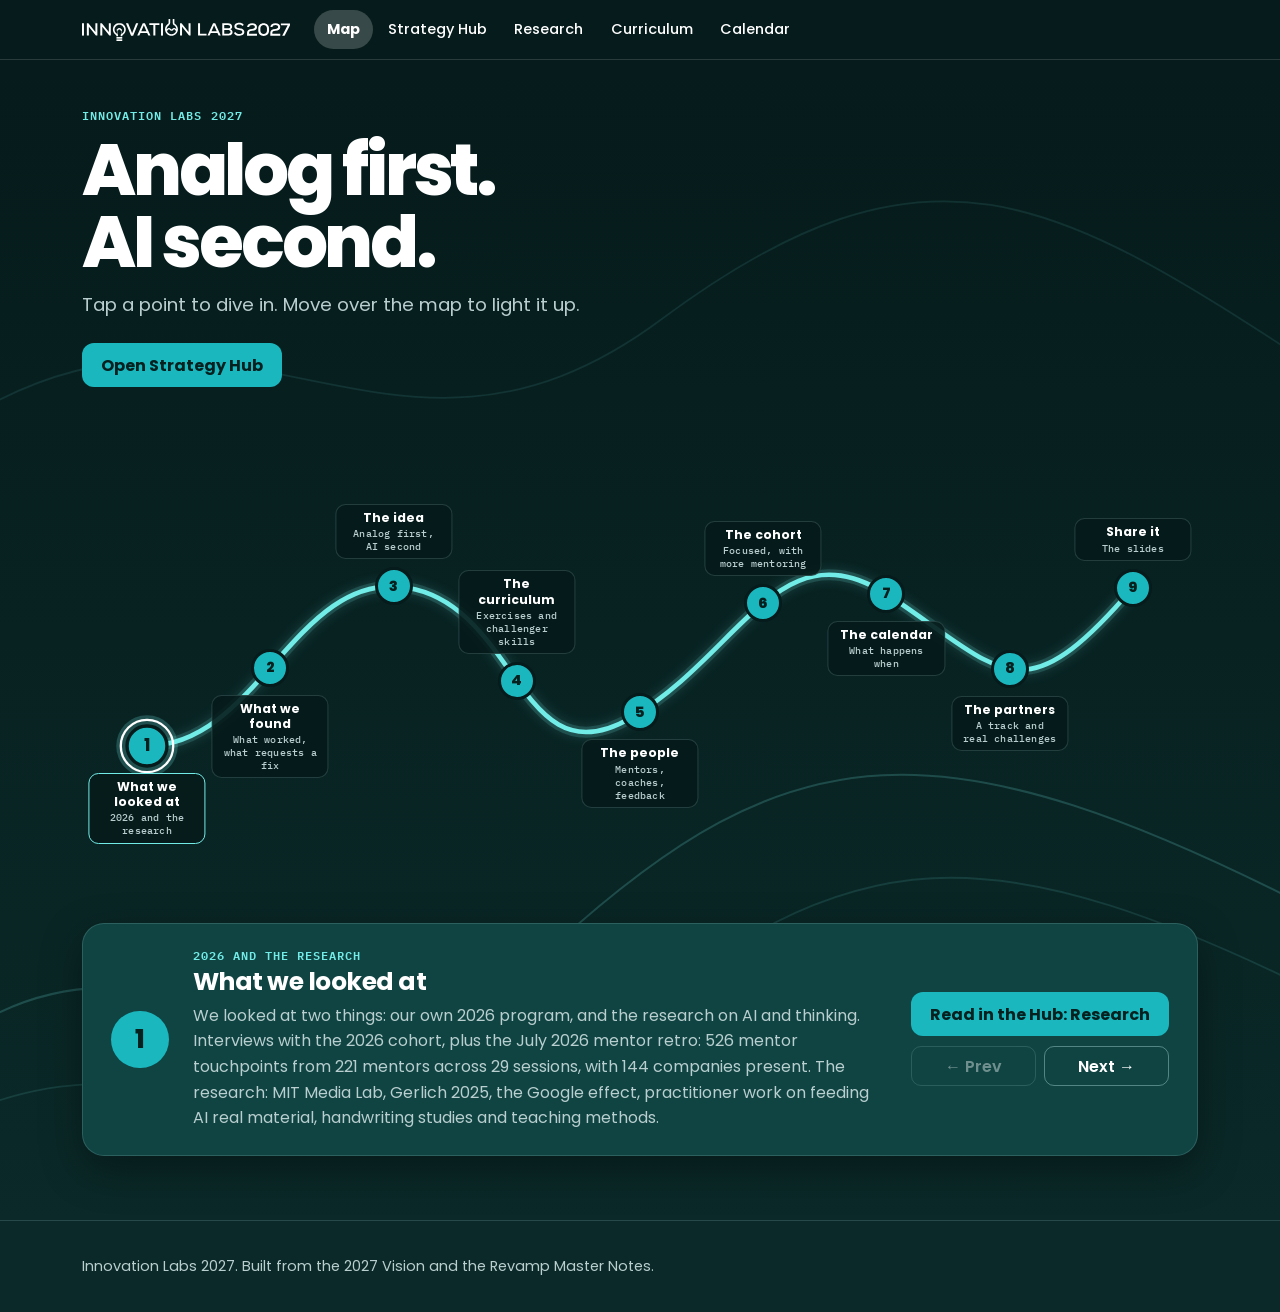
<file: skills/website-maker/examples/index.html>
<!doctype html><html><head><meta charset=utf8><meta name=viewport content="width=device-width,initial-scale=1,viewport-fit=cover"><style>:root{color-scheme:light;box-sizing:border-box;padding-top:env(safe-area-inset-top,0px);padding-bottom:env(safe-area-inset-bottom,0px)}html{scroll-padding-top:env(safe-area-inset-top,0px)}body{margin:0;padding:0;font:14px -apple-system,BlinkMacSystemFont,sans-serif;background:#fff;color:#000}img{max-width:100%}[hidden]:not([hidden=until-found i]){display:none!important}</style></head><body>
<title>Innovation Labs 2027 Strategy Hub</title>
<link rel="stylesheet" href="https://fonts.googleapis.com/css2?family=IBM+Plex+Mono:wght@500;600&family=Poppins:wght@400;500;600;700;800&display=swap">
<style>/* Layout concept: one shell, two views. Map view = the 2027 route as a single wave with nine stops.
   Hub view = split hero (thesis left, mini-map right) then continuous deep dives.
   Both maps are drawn from the STOPS array in the script. */
:root{
  --teal:#0095AC; --deep:#016462;
  --page:#FFFFFF; --page2:#F4FBFB; --panel:#EAF7F7; --panel2:#FFFFFF;
  --ink:#10201F; --muted:#4A5E60; --line:#D6E4E5; --line2:#9CC3C6;
  --accent:#00788A; --route:#0095AC; --btnbg:#007A8C; --btnfg:#FFFFFF;
  --header:#007F86; --heroA:#068499; --heroB:#065F5C; --bright:#72ECE7;
  --new:#7A3AA3; --newbg:#F1E7F8;
  --bad:#A8453A; --badbg:#FBECE9; --good:#2D7A57; --goodbg:#E6F4EC; --warn:#7A5200; --warnbg:#FFF3D6;
  --shadow:rgba(1,100,98,.13);
  --mapbg:linear-gradient(180deg,#F4FBFB 0%,#E4F4F4 100%); --contour:#0095AC;
  --font:Poppins,Inter,Arial,sans-serif; --mono:"IBM Plex Mono",ui-monospace,SFMono-Regular,monospace;
  --r:18px; --ease:180ms ease; --hh:58px;
}
@media (prefers-color-scheme:dark){
  body:not([data-theme="light"]){
    --page:#061B1B; --page2:#0A2928; --panel:#0D3A39; --panel2:#0F4443;
    --ink:#FFFFFF; --muted:#B9CECE; --line:rgba(195,240,240,.16); --line2:rgba(195,240,240,.38);
    --accent:#72ECE7; --route:#72ECE7; --btnbg:#1AB7BE; --btnfg:#04201F;
    --header:#061B1B; --heroA:#0B8F91; --heroB:#073A39;
    --new:#D2A8EE; --newbg:rgba(149,75,188,.22);
    --bad:#F1A39A; --badbg:rgba(176,74,63,.22); --good:#8FD3B1; --goodbg:rgba(45,122,87,.26); --warn:#F2D58A; --warnbg:rgba(160,120,20,.24);
    --shadow:rgba(0,0,0,.35);
    --mapbg:linear-gradient(180deg,#061B1B 0%,#0A2928 100%); --contour:#72ECE7;
    color-scheme:dark;
  }
}
body[data-theme="dark"]{
  --page:#061B1B; --page2:#0A2928; --panel:#0D3A39; --panel2:#0F4443;
  --ink:#FFFFFF; --muted:#B9CECE; --line:rgba(195,240,240,.16); --line2:rgba(195,240,240,.38);
  --accent:#72ECE7; --route:#72ECE7; --btnbg:#1AB7BE; --btnfg:#04201F;
  --header:#061B1B; --heroA:#0B8F91; --heroB:#073A39;
  --new:#D2A8EE; --newbg:rgba(149,75,188,.22);
  --bad:#F1A39A; --badbg:rgba(176,74,63,.22); --good:#8FD3B1; --goodbg:rgba(45,122,87,.26); --warn:#F2D58A; --warnbg:rgba(160,120,20,.24);
  --shadow:rgba(0,0,0,.35);
  --mapbg:linear-gradient(180deg,#061B1B 0%,#0A2928 100%); --contour:#72ECE7;
  color-scheme:dark;
}
/* ===== Layout and components, one fluid layer =====
   Type, spacing and gutters are clamp() tokens that slide with the viewport, so there are no jumps
   between breakpoints. Header, rail and every section share one container, so their left edges line up.
   Breakpoints only change column counts and swap the map for the vertical journey on portrait phones. */
:root{
  --max:1180px;
  --gut:clamp(16px, 4vw, 32px);
  --sec-pad:clamp(44px, 6.5vw, 84px);
  --blk-gap:clamp(28px, 4vw, 48px);
  --gap:clamp(12px, 1.6vw, 18px);
  --pad:clamp(16px, 2vw, 22px);
  --fs-xs:clamp(10.5px, .15vw + 10px, 11.5px);
  --fs-sm:clamp(13px, .2vw + 12.4px, 14.5px);
  --fs-body:clamp(15px, .2vw + 14.3px, 16px);
  --fs-lead:clamp(16px, .45vw + 14.6px, 18.5px);
  --fs-h3:clamp(16.5px, .5vw + 14.8px, 20px);
  --fs-h2s:clamp(22px, 1.3vw + 16px, 32px);
  --fs-h2:clamp(27px, 2.1vw + 18px, 46px);
  --fs-band:clamp(22px, 1.9vw + 15px, 38px);
  --fs-stat:clamp(30px, 2.2vw + 20px, 46px);
  --fs-display:clamp(38px, 4.2vw + 18px, 72px);
}
*{box-sizing:border-box}
html{background:#061B1B;color-scheme:dark;scroll-behavior:smooth;-webkit-text-size-adjust:100%}
body{margin:0;background:var(--page);color:var(--ink);font:400 var(--fs-body)/1.6 var(--font);transition:background var(--ease),color var(--ease)}
h1,h2,h3,h4,p,ul,ol{margin:0}
h1,h2,h3,h4{font-family:var(--font);text-wrap:balance}
p,li{text-wrap:pretty}
a{color:inherit}
button{font:inherit;color:inherit}
:focus-visible{outline:3px solid var(--teal);outline-offset:3px}
.shell :focus-visible,.hero :focus-visible{outline-color:#fff}
[data-theme="dark"] :focus-visible{outline-color:var(--bright)}

/* one container for header, rail, map and sections */
.wrap,.nav,.railin,.stageWrap{width:100%;max-width:var(--max);margin-inline:auto;padding-inline:var(--gut)}
.eyebrow,.meta{font:600 var(--fs-xs)/1.3 var(--mono);letter-spacing:.09em;text-transform:uppercase}
.meta{color:var(--accent)}
[id]{scroll-margin-top:calc(var(--hh) + 64px)}

/* header: one row at every width, links scroll sideways when they do not fit */
.shell{position:sticky;top:env(safe-area-inset-top,0px);z-index:50;background:var(--header);color:#fff;border-bottom:1px solid rgba(255,255,255,.14)}
.nav{display:flex;align-items:center;gap:clamp(12px, 2vw, 24px);padding-block:10px}
.brand{display:block;flex:none;line-height:0;color:#fff}
.logo{height:clamp(15px, 1.2vw + 10px, 22px);width:auto;display:block}
.navlinks{display:flex;gap:2px;flex:1;min-width:0;overflow-x:auto;scrollbar-width:none;-webkit-mask-image:linear-gradient(90deg,#000 calc(100% - 24px),transparent);mask-image:linear-gradient(90deg,#000 calc(100% - 24px),transparent)}
.navlinks::-webkit-scrollbar{display:none}
.navlinks a{flex:none;color:#fff;text-decoration:none;padding:8px clamp(10px, 1vw, 14px);border-radius:999px;white-space:nowrap;font-weight:500;font-size:var(--fs-sm)}
.navlinks a:last-child{margin-right:20px}
.navlinks a:hover{background:rgba(255,255,255,.14)}
.navlinks a[aria-current="page"]{background:rgba(255,255,255,.2);font-weight:700}
@media (min-width:900px){.navlinks{-webkit-mask-image:none;mask-image:none}.navlinks a:last-child{margin-right:0}}

/* buttons and pills */
.row{display:flex;flex-wrap:wrap;gap:12px;align-items:center}
.btn{display:inline-flex;align-items:center;justify-content:center;gap:8px;min-height:44px;padding:10px 18px;border-radius:12px;border:1.5px solid transparent;font-weight:700;font-size:var(--fs-body);line-height:1.2;text-align:center;text-decoration:none;cursor:pointer;background:none;transition:transform var(--ease),filter var(--ease),background var(--ease)}
.btn.primary{background:var(--btnbg);color:var(--btnfg)}
.btn.primary:hover{filter:brightness(1.08);transform:translateY(-1px)}
.btn.ghost{border-color:var(--line2);color:var(--ink)}
.btn.ghost:hover{background:var(--panel)}
.btn.small{min-height:38px;padding:7px 14px;font-size:var(--fs-sm)}
.pill{display:inline-flex;align-items:center;gap:6px;padding:6px 10px;border-radius:999px;border:1px solid var(--line2);font:600 var(--fs-xs)/1 var(--mono);letter-spacing:.06em;text-transform:uppercase;white-space:nowrap}

/* ===== map view ===== */
.mapView{background:var(--mapbg);position:relative;overflow:hidden;padding-bottom:clamp(36px, 5vw, 64px)}
.contours{position:absolute;inset:0;width:100%;height:100%;pointer-events:none;color:var(--contour)}
.mapHead{position:relative;z-index:2;padding-top:clamp(28px, 4vw, 48px)}
.mapHead h1{max-width:16ch;margin:12px 0;font-size:var(--fs-display);line-height:1;letter-spacing:-.045em;font-weight:800}
.mapHead .intro{max-width:60ch;color:var(--muted);font-size:var(--fs-lead);line-height:1.55}
.mapHead .row{margin-top:clamp(16px, 2vw, 24px)}
.stageWrap{position:relative;z-index:2}
.stage{position:relative;width:100%;aspect-ratio:1200/520;margin-top:clamp(12px, 2vw, 24px);container-type:inline-size}
.stage svg{position:absolute;inset:0;width:100%;height:100%;overflow:visible}
.routeBase{fill:none;stroke:var(--route);stroke-width:12;stroke-linecap:round;opacity:.16}
.routeLine{fill:none;stroke:var(--route);stroke-width:5;stroke-linecap:round;stroke-dasharray:1;stroke-dashoffset:0;animation:draw 1.5s ease both}
[data-theme="dark"] .routeLine{filter:drop-shadow(0 0 7px rgba(114,236,231,.35))}
@keyframes draw{from{stroke-dashoffset:1}}
@keyframes pop{from{opacity:0;transform:scale(.7)}}
.stop{--d:clamp(26px, 3.4cqw, 40px);position:absolute;width:var(--d);height:var(--d);margin:calc(var(--d) / -2) 0 0 calc(var(--d) / -2);padding:0;border:0;background:none;cursor:pointer;animation:pop .4s ease both}
.stop .dot{width:100%;height:100%;border-radius:50%;display:grid;place-items:center;background:var(--btnbg);color:var(--btnfg);border:3px solid var(--page);font-weight:800;font-size:clamp(11px, 1.3cqw, 15px);transition:transform var(--ease),box-shadow var(--ease)}
.stop:hover .dot,.stop.active .dot{transform:scale(1.14);box-shadow:0 0 0 8px color-mix(in srgb,var(--route) 22%,transparent)}
.stop.active .dot{outline:2px solid var(--ink);outline-offset:3px}
.stop .lab{position:absolute;left:50%;transform:translateX(-50%);width:clamp(84px, 10.5cqw, 128px);text-align:center;padding:5px 8px;border-radius:10px;background:color-mix(in srgb,var(--page) 90%,transparent);border:1px solid var(--line);line-height:1.25;transition:border-color var(--ease)}
.stop .lab b{display:block;font-size:clamp(10.5px, 1.1cqw, 13px);font-weight:700}
.stop .lab span{display:block;margin-top:2px;font:500 clamp(9px, .9cqw, 10.5px)/1.3 var(--mono);color:var(--muted);letter-spacing:.02em}
.stop.up .lab{bottom:calc(100% + 8px)}
.stop.down .lab{top:calc(100% + 8px)}
.stop.active .lab{border-color:var(--route)}
.detail{position:relative;z-index:2;margin-top:clamp(18px, 2.4vw, 28px);display:grid;grid-template-columns:auto minmax(0,1fr) auto;gap:clamp(14px, 2vw, 24px);align-items:center;background:var(--panel2);border:1px solid var(--line);border-radius:clamp(16px, 2vw, 22px);padding:clamp(16px, 2vw, 24px) clamp(18px, 2.4vw, 28px);box-shadow:0 14px 40px var(--shadow)}
.dnum{width:clamp(44px, 4.5vw, 60px);height:clamp(44px, 4.5vw, 60px);border-radius:50%;display:grid;place-items:center;background:var(--btnbg);color:var(--btnfg);font:800 clamp(20px, 2vw, 26px)/1 var(--font)}
.detail h3{margin:4px 0 6px;font-size:clamp(19px, 1vw + 15px, 25px);letter-spacing:-.02em;line-height:1.2}
.detail p{color:var(--muted);max-width:68ch}
.dactions{display:flex;flex-direction:column;gap:10px;align-items:stretch}
.stepper{display:flex;gap:8px}
.stepper button{flex:1;min-height:40px;padding:0 12px;border-radius:10px;border:1.5px solid var(--line2);background:none;cursor:pointer;font-weight:600;white-space:nowrap}
.stepper button:hover:not(:disabled){background:var(--panel)}
.stepper button:disabled{opacity:.4;cursor:default}
@media (max-width:1000px){
  .detail{grid-template-columns:auto minmax(0,1fr)}
  .dactions{grid-column:1 / -1;flex-direction:row;flex-wrap:wrap;align-items:center}
}
.journey{display:none;position:relative;z-index:2;padding-block:20px 8px}
.mj{--mn:32px;position:relative;margin-left:calc(var(--mn) / 2);padding:0 0 24px calc(var(--mn) / 2 + 16px);border-left:3px solid var(--route);min-height:var(--mn)}
.mj:last-child{border-left-color:transparent;padding-bottom:0}
.mj::before{content:attr(data-n);position:absolute;left:calc(var(--mn) / -2 - 1.5px);top:0;width:var(--mn);height:var(--mn);border-radius:50%;background:var(--btnbg);color:var(--btnfg);display:grid;place-items:center;font:800 14px/1 var(--font);border:3px solid var(--page)}
.mj .meta{padding-top:7px}
.mj h3{margin:2px 0 4px;font-size:var(--fs-h3);line-height:1.25}
.mj p{margin:6px 0 12px;color:var(--muted);font-size:var(--fs-sm)}
/* portrait phone: the wave becomes a vertical journey */
@media (max-width:680px){
  .stageWrap{display:none}
  .journey{display:block}
}
/* sideways phone: compact header, the route fills the screen */
@media (max-height:520px) and (orientation:landscape){
  .nav{padding-block:6px}
  .mapView{padding-bottom:24px}
  .mapHead{display:flex;align-items:center;gap:14px;padding-top:10px}
  .mapHead .eyebrow,.mapHead .intro{display:none}
  .mapHead h1{margin:0;max-width:none;font-size:clamp(24px, 6vh, 32px)}
  .mapHead .row{margin:0 0 0 auto}
  .mapHead .btn{min-height:36px;padding:6px 14px}
  .stage{aspect-ratio:auto;height:max(200px, calc(100svh - var(--hh) - 96px));margin-top:6px}
  .stop .lab span{display:none}
  .sec{padding-block:36px}
}

/* ===== hub hero ===== */
.hero{position:relative;overflow:hidden;background:linear-gradient(115deg,var(--heroA),var(--heroB));color:#fff}
.hero::after{content:"";position:absolute;inset:-25%;background:radial-gradient(circle at 80% 20%,rgba(114,236,231,.17),transparent 36%),radial-gradient(circle at 15% 95%,rgba(149,75,188,.12),transparent 30%);pointer-events:none}
.heroGrid{position:relative;z-index:1;display:grid;grid-template-columns:minmax(0,1.3fr) minmax(0,.85fr);gap:clamp(28px, 4.5vw, 56px);align-items:center;padding-block:clamp(36px, 5.5vw, 68px)}
.hero h1{margin:14px 0 clamp(14px, 2vw, 22px);font-size:var(--fs-display);line-height:.98;letter-spacing:-.05em;font-weight:800}
.hero h1 em{display:block;font-style:normal;color:var(--bright)}
.hero .lede{max-width:40ch;font-size:clamp(17px, .7vw + 14.5px, 21px);line-height:1.5;color:rgba(255,255,255,.93)}
.hero .row{margin-top:clamp(18px, 2.4vw, 28px)}
.hero .btn.light{background:#fff;color:#04504F}
.hero .btn.ghost{border-color:rgba(255,255,255,.7);color:#fff}
.hero .btn.ghost:hover{background:rgba(255,255,255,.14)}
.stagelist{display:flex;flex-wrap:wrap;gap:8px;margin-top:clamp(18px, 2.4vw, 30px)}
.stagelist span{padding:8px 12px;border-radius:999px;border:1px solid rgba(255,255,255,.34);color:rgba(255,255,255,.92);font:600 var(--fs-xs)/1 var(--mono);letter-spacing:.06em;text-transform:uppercase}
.miniMap{min-width:0;border:1px solid rgba(255,255,255,.28);border-radius:clamp(18px, 2vw, 24px);background:rgba(255,255,255,.11);padding:clamp(14px, 1.8vw, 20px)}
.miniHead{display:flex;justify-content:space-between;align-items:center;gap:12px;margin-bottom:6px}
.miniHead strong{font-size:var(--fs-body)}
.miniHead a{color:#fff;font-weight:700;font-size:var(--fs-sm)}
.miniStage{position:relative;width:100%;aspect-ratio:440/300}
.miniStage svg{position:absolute;inset:0;width:100%;height:100%}
.miniRoute{fill:none;stroke:#fff;stroke-width:4;stroke-linecap:round;opacity:.9}
.miniStop{position:absolute;width:26px;height:26px;margin:-13px 0 0 -13px;padding:0;border-radius:50%;border:2px solid #fff;background:var(--heroB);color:#fff;font:700 12px/1 var(--font);display:grid;place-items:center;cursor:pointer;transition:transform var(--ease),box-shadow var(--ease),background var(--ease)}
.miniStop:hover{transform:scale(1.12)}
.miniStop.active{background:#fff;color:#04504F;transform:scale(1.15);box-shadow:0 0 0 6px rgba(255,255,255,.2)}
.miniCap{min-height:9.5em;margin-top:6px;padding-top:12px;border-top:1px solid rgba(255,255,255,.22)}
.miniCap .w{font:600 var(--fs-xs)/1.3 var(--mono);letter-spacing:.07em;text-transform:uppercase;color:var(--bright)}
.miniCap h3{margin:4px 0 6px;font-size:var(--fs-h3)}
.miniCap p{font-size:var(--fs-sm);line-height:1.5;color:rgba(255,255,255,.9)}
.miniCap a{display:inline-block;margin-top:10px;font-weight:700;font-size:var(--fs-sm);color:#fff}
@media (max-width:1000px){.heroGrid{grid-template-columns:minmax(0,1fr)}.hero .lede{max-width:52ch}}
@media (max-height:520px) and (orientation:landscape){.heroGrid{padding-block:20px}}

/* section rail, sticky under the header */
.rail{position:sticky;top:calc(env(safe-area-inset-top,0px) + var(--hh));z-index:40;background:var(--page);border-bottom:1px solid var(--line)}
.railin{display:flex;gap:6px;padding-block:10px;overflow-x:auto;scrollbar-width:none}
.railin::-webkit-scrollbar{display:none}
.railin a{flex:none;white-space:nowrap;text-decoration:none;font-weight:500;font-size:var(--fs-sm);padding:6px 13px;border-radius:999px;border:1px solid var(--line);color:var(--muted)}
.railin a:hover{border-color:var(--line2);color:var(--ink)}
.railin a.on{background:var(--btnbg);color:var(--btnfg);border-color:transparent;font-weight:700}

/* ===== sections ===== */
.sec{padding-block:var(--sec-pad);background:var(--page)}
.sec.alt{background:var(--page2)}
.sec h2{margin:10px 0 14px;font-size:var(--fs-h2);line-height:1.06;letter-spacing:-.035em;font-weight:700}
.sec h3{font-size:var(--fs-h3);line-height:1.25;letter-spacing:-.01em;font-weight:700}
.sec h4{font-size:var(--fs-body);font-weight:700}
.sec>.wrap>.meta{margin-top:6px}
.lead{max-width:62ch;font-size:var(--fs-lead);line-height:1.6;color:var(--muted)}
.secmeta{display:flex;flex-wrap:wrap;gap:8px;align-items:center;min-height:30px}
.stopref{display:inline-flex;align-items:center;gap:8px;padding:4px 12px 4px 4px;border-radius:999px;border:1px solid var(--line2);color:var(--ink);text-decoration:none;font:600 var(--fs-xs)/1.2 var(--mono);letter-spacing:.06em;text-transform:uppercase}
.stopref i{flex:none;display:grid;place-items:center;width:22px;height:22px;border-radius:50%;background:var(--btnbg);color:var(--btnfg);font-style:normal;font-size:11px}
.stopref:hover{background:var(--panel)}
.footer{padding-block:clamp(24px, 3vw, 34px);background:var(--page2);color:var(--muted);border-top:1px solid var(--line);font-size:var(--fs-sm)}

/* grids: column count by width, items never stretch past their content */
.g2,.g3,.g4{display:grid;gap:var(--gap);margin-top:clamp(16px, 2vw, 24px);grid-template-columns:minmax(0,1fr)}
@media (min-width:600px){.g2,.g3,.g4{grid-template-columns:repeat(2,minmax(0,1fr))}}
@media (min-width:920px){.g3{grid-template-columns:repeat(3,minmax(0,1fr))}}
@media (min-width:1000px){.g4{grid-template-columns:repeat(4,minmax(0,1fr))}}

/* cards */
.card{min-width:0;background:var(--panel);border:1px solid var(--line);border-radius:var(--r);padding:var(--pad);transition:transform var(--ease),box-shadow var(--ease),border-color var(--ease)}
.alt .card{background:var(--panel2)}
.card>:first-child{margin-top:0}
.card h3,.card h4{margin:8px 0}
.card p{color:var(--muted);font-size:var(--fs-sm);line-height:1.55}
.card p+p{margin-top:8px}
.chip{display:inline-block;padding:4px 10px;border-radius:999px;background:var(--panel2);border:1px solid var(--line);font:600 var(--fs-xs)/1.25 var(--mono);letter-spacing:.05em;text-transform:uppercase}
.alt .card .chip{background:var(--panel)}
.callout{margin-top:22px;padding:var(--pad);border-radius:var(--r);background:var(--panel);border:1px solid var(--line)}
.alt .callout{background:var(--panel2)}
.callout p{margin-top:6px;max-width:80ch}
#cal-detail .chip{color:#fff;border:0}

/* ===== content blocks inside each section ===== */
.blk{margin-top:var(--blk-gap);padding-top:var(--blk-gap);border-top:1px solid var(--line)}
.wrap>.lead+.blk{margin-top:calc(var(--blk-gap) * .75)}
.blk h2{margin:8px 0 10px;font-size:var(--fs-h2s);line-height:1.15}
.blk .lab,.rs .lab{font:600 var(--fs-xs)/1.3 var(--mono);letter-spacing:.09em;text-transform:uppercase;color:var(--accent)}
.blk .lead{margin-top:6px}
.blk>p:not([class]){margin-top:16px;max-width:72ch}
.blk h3.sub{margin:clamp(24px, 3vw, 36px) 0 4px;font-size:var(--fs-h3);color:var(--ink)}
.blk p.note{margin-top:14px;max-width:80ch;font-size:var(--fs-sm);color:var(--muted)}
.blk .card h3{font-size:clamp(16px, .4vw + 14.6px, 18px)}
.blk .n,.blk .num{display:inline-grid;place-items:center;flex:none;width:30px;height:30px;border-radius:50%;background:var(--btnbg);color:var(--btnfg);font:700 14px/1 var(--font)}
.blk .n.np,.blk .num.p{background:var(--new);color:#1B0F26}
.blk .card.ai,.blk .card.p{border-color:var(--new);background:var(--newbg)}
.blk .card.d{border-color:var(--good)}
.blk .card ul,.blk ul.pl{list-style:none;padding:0;display:grid;gap:8px;margin-top:10px;font-size:var(--fs-sm);color:var(--muted)}
.blk ul.pl{font-size:var(--fs-body)}
.blk .card li,.blk ul.pl li{position:relative;padding-left:20px;line-height:1.5}
.blk .card li::before,.blk ul.pl li::before{content:"";position:absolute;left:2px;top:.6em;width:8px;height:8px;border-radius:50%;background:var(--teal)}
.blk .card.p li::before{background:var(--new)}
.blk .card.d li::before{background:var(--good)}
.blk .stat{min-width:0;background:var(--panel);border:1px solid var(--line);border-radius:var(--r);padding:var(--pad)}
.blk .stat b{display:block;font-size:var(--fs-stat);line-height:1;letter-spacing:-.03em;color:var(--accent);font-variant-numeric:tabular-nums}
.blk .stat p{margin:8px 0 10px;color:var(--muted);font-size:var(--fs-sm)}
.blk .chip.chipp{background:var(--newbg);color:var(--new);border-color:transparent}
.blk .chips,.blk .pills{display:flex;flex-wrap:wrap;gap:8px;margin-top:12px}
.blk .pill{padding:8px 14px;background:var(--panel);color:var(--ink);font:600 var(--fs-sm)/1.2 var(--font);letter-spacing:0;text-transform:none;white-space:normal}
.blk .pill.pillo{background:transparent;color:var(--muted)}
.blk .flow{margin-top:24px;max-width:72ch;font-size:var(--fs-lead);color:var(--ink)}
.blk .split{display:grid;grid-template-columns:minmax(0,1fr);gap:var(--gap);margin-top:22px}
@media (min-width:900px){.blk .split{grid-template-columns:repeat(2,minmax(0,1fr))}}
.blk .panelT,.blk .panelD{min-width:0;background:var(--panel);border:1px solid var(--line);border-radius:var(--r);padding:var(--pad)}
.blk .panelD{background:var(--newbg);border-color:transparent}
.blk .hand{font:700 var(--fs-xs)/1 var(--mono);letter-spacing:.09em;text-transform:uppercase;color:var(--accent)}
.blk .panelP{margin-top:12px;color:var(--muted);font-size:var(--fs-sm)}

/* numbered pitch steps */
.blk ol.plist{list-style:none;padding:0;margin:0;display:grid;gap:8px}
.blk li.ps{display:flex;gap:12px;align-items:center;padding:10px 14px;border:1px solid var(--line);border-radius:12px;background:var(--panel)}
.blk li.psa{background:var(--newbg);border-color:transparent}

/* short calendar list */
.blk ol.tl{list-style:none;padding:0;margin-top:16px;display:grid}
.blk ol.tl li{display:grid;grid-template-columns:clamp(130px, 16vw, 190px) minmax(0,1fr);gap:clamp(12px, 2vw, 20px);padding:12px 0;border-bottom:1px solid var(--line)}
.blk ol.tl li:last-child{border-bottom:0}
.blk ol.tl b{padding-top:2px;font:600 var(--fs-xs)/1.5 var(--mono);letter-spacing:.04em;text-transform:uppercase;color:var(--accent)}
@media (max-width:600px){.blk ol.tl li{grid-template-columns:minmax(0,1fr);gap:2px}}

/* numbers tiles, highlights */
.blk .tile{min-width:0;background:var(--panel);border:1px solid var(--line);border-radius:var(--r);padding:clamp(14px, 1.6vw, 18px)}
.blk .tile b{display:block;font-size:clamp(20px, 1vw + 16px, 26px);line-height:1.15;color:var(--accent);font-variant-numeric:tabular-nums}
.blk .tile span{color:var(--muted);font-size:var(--fs-sm)}
.blk .quote,.blk .hlbox,.blk .sumbox{margin-top:20px;padding:var(--pad);background:var(--panel);border:1px solid var(--line);border-radius:var(--r)}
.blk .hlbox{max-width:none}
.blk .sumcols{display:grid;grid-template-columns:minmax(0,1fr);gap:var(--gap);margin-top:12px}
@media (min-width:760px){.blk .sumcols{grid-template-columns:repeat(3,minmax(0,1fr))}}
.blk .sumcols p{color:var(--muted);font-size:var(--fs-sm);margin-top:4px}
.blk .big12,.blk .card.big b{font-size:var(--fs-stat);line-height:1;color:var(--accent)}

/* 2025 to 2027 column chart */
.blk .bars{display:flex;align-items:flex-end;justify-content:space-around;gap:clamp(12px, 3vw, 32px);min-height:280px}
.blk .barc{flex:1;min-width:0;display:flex;flex-direction:column;align-items:center;justify-content:flex-end;gap:8px;text-align:center;font-size:var(--fs-sm);color:var(--muted)}
.blk .barc>b{color:var(--ink);font-size:var(--fs-h3);font-variant-numeric:tabular-nums}
.blk .barc .bar,.blk .stk{width:min(80px, 80%)}
.blk .bar{border-radius:10px 10px 4px 4px;background:var(--btnbg)}
.blk .bar.ghost{background:transparent;border:2px dashed var(--line2);border-bottom:0;border-radius:10px 10px 0 0}
.blk .bar.solid{display:grid;place-items:center;border-radius:0 0 4px 4px}
.blk .bar em{font-style:normal;font-weight:700;color:var(--btnfg)}
.blk .stk{display:flex;flex-direction:column}
.blk .stk .bar{width:100%}
.blk .bcap{font:600 var(--fs-xs)/1.2 var(--mono);text-transform:uppercase;letter-spacing:.06em;color:var(--new)}

/* folds */
.blk details.dt{margin-top:10px;border:1px solid var(--line);border-radius:14px;background:var(--panel);overflow:hidden}
.alt .blk details.dt{background:var(--panel2)}
.blk details.dt summary{cursor:pointer;list-style:none;display:flex;justify-content:space-between;align-items:center;gap:14px;padding:14px var(--pad);font-weight:600}
.blk details.dt summary::-webkit-details-marker{display:none}
.blk details.dt summary::after{content:"+";flex:none;font:600 20px/1 var(--mono);color:var(--accent)}
.blk details.dt[open] summary::after{content:"\2212"}
.blk details.dt .dtb{display:grid;gap:10px;padding:0 var(--pad) 18px;color:var(--muted);font-size:var(--fs-sm)}
.blk details.dt .dtb ul.pl{font-size:var(--fs-sm);margin-top:0}

/* tables scroll inside their own box */
.blk .tblw{margin-top:20px;overflow-x:auto;border:1px solid var(--line);border-radius:var(--r);background:var(--panel2)}
.blk .tbl{width:100%;min-width:560px;border-collapse:collapse;font-size:var(--fs-sm)}
.blk .tbl th,.blk .tbl td{padding:12px 16px;text-align:left;vertical-align:top;border-bottom:1px solid var(--line);line-height:1.5}
.blk .tbl tr:last-child td{border-bottom:0}
.blk .tbl th{font:600 var(--fs-xs)/1.3 var(--mono);letter-spacing:.08em;text-transform:uppercase;color:var(--accent);white-space:nowrap}
.blk .tbl td:not(:first-child){font-variant-numeric:tabular-nums}

/* links and references */
.blk .cite{font:600 12px/1 var(--mono);color:var(--accent);text-decoration:none;white-space:nowrap}
.blk .cite:hover{text-decoration:underline}
.blk a.inl,.blk .refs a{color:var(--accent)}
.blk ol.refs{display:grid;gap:10px;margin-top:16px;padding-left:2em;font-size:var(--fs-sm);line-height:1.5;color:var(--ink);overflow-wrap:anywhere}

/* gradient bands */
.blk.band{border:0;border-radius:var(--r);padding:clamp(24px, 3vw, 36px) clamp(20px, 3vw, 36px);background:linear-gradient(115deg,var(--heroA),var(--heroB));color:#fff}
.blk.band .lab{color:var(--bright)}
.blk.band h2{font-size:var(--fs-band);color:#fff}
.blk.band p{margin-top:8px;color:#fff;font-size:clamp(17px, 1vw + 13.5px, 23px);font-weight:600}
.blk.band .pills{margin-top:clamp(18px, 2.4vw, 30px)}
.blk.band .foot{margin-top:14px;font-size:var(--fs-sm);font-weight:500;opacity:.85}

/* research story: numbered acts and finding to change rows */
.rs{display:grid;gap:clamp(24px, 3vw, 36px)}
.act{display:flex;align-items:center;gap:12px}
.act .line{flex:1;height:1px;background:var(--line)}
.rs .hdr,.rs .rw{display:grid;grid-template-columns:minmax(0,1fr) 34px minmax(0,1fr);gap:10px}
.rs .hdr{margin-top:14px;font:600 var(--fs-xs)/1.3 var(--mono);letter-spacing:.09em;text-transform:uppercase;color:var(--muted)}
.rs .rw{margin-top:10px;align-items:stretch}
.rs .fd,.rs .ch{min-width:0;padding:12px 14px;border-radius:12px;background:var(--panel);border:1px solid var(--line);font-size:var(--fs-sm)}
.rs .ch{border-color:var(--teal)}
.rs .ch.chp{background:var(--newbg);border-color:transparent}
.rs .ar{display:grid;place-items:center;color:var(--accent)}
.rs .ar::before{content:"";width:10px;height:10px;border-top:2px solid currentColor;border-right:2px solid currentColor;transform:rotate(45deg)}
@media (max-width:640px){
  .rs .hdr{display:none}
  .rs .rw{grid-template-columns:minmax(0,1fr);gap:0;margin-top:14px}
  .rs .fd{border-radius:12px 12px 0 0;border-bottom:0;color:var(--muted)}
  .rs .ch{border-radius:0 0 12px 12px}
  .rs .ar{display:none}
}
.rsb .bl{display:grid;grid-template-columns:minmax(0,1fr);gap:var(--gap);padding:var(--pad);background:var(--panel);border:1px solid var(--line);border-radius:var(--r)}
.rsb .bl h2{margin-top:0}
.rsb .bl p{color:var(--muted)}
.rsb .bl ul{list-style:none;padding:0;display:grid;gap:8px}
.rsb .bl li{position:relative;padding-left:20px;line-height:1.5}
.rsb .bl li::before{content:"";position:absolute;left:2px;top:.6em;width:8px;height:8px;border-radius:50%;background:var(--teal)}
@media (min-width:860px){.rsb .bl{grid-template-columns:minmax(0,.9fr) minmax(0,1.1fr);align-items:center}}

/* ===== calendar ===== */
.cal-top{margin-top:22px}
.calseg{display:inline-flex;flex-wrap:wrap;gap:2px;padding:3px;border:1px solid var(--line2);border-radius:999px}
.calseg button{border:0;background:none;padding:8px clamp(12px, 1.4vw, 16px);border-radius:999px;font-weight:600;font-size:var(--fs-sm);cursor:pointer;color:var(--muted)}
.calseg button.on{background:var(--btnbg);color:var(--btnfg)}
.legend{display:flex;flex-wrap:wrap;gap:8px;margin-top:16px}
.lg{display:inline-flex;align-items:center;gap:8px;padding:6px 12px;border:1px solid var(--line2);border-radius:999px;background:var(--panel);font-size:var(--fs-sm);font-weight:600;cursor:pointer}
.lg i{flex:none;width:10px;height:10px;border-radius:50%;background:var(--c)}
.lg.off{opacity:.45;text-decoration:line-through}
.calblk h3{font-size:var(--fs-h2s)}
.gscroll{margin-top:16px;overflow-x:auto;border:1px solid var(--line);border-radius:var(--r);background:var(--panel)}
.gin{min-width:max(100%, 680px);padding:8px 0}
.grow{display:grid;grid-template-columns:clamp(120px, 20vw, 230px) minmax(0,1fr);align-items:center;min-height:34px}
.glab{display:flex;align-items:center;gap:8px;min-width:0;padding:4px clamp(8px, 1.2vw, 14px);border:0;background:none;text-align:left;font-size:clamp(11.5px, .2vw + 11px, 13px);font-weight:600;line-height:1.3;cursor:pointer;color:var(--ink)}
.glab i{flex:0 0 9px;height:9px;border-radius:50%;background:var(--c)}
.gtrack{position:relative;height:26px;margin-right:clamp(8px, 1.2vw, 14px);border-left:1px solid var(--line)}
.ghead .gtrack{display:flex;height:24px}
.gm{padding-left:6px;border-left:1px solid var(--line);font:600 10.5px/24px var(--mono);color:var(--muted);white-space:nowrap;overflow:hidden}
.gm:first-child{border-left:0}
.gbar{position:absolute;top:6px;height:14px;padding:0;border:0;border-radius:7px;background:var(--c);cursor:pointer}
.gbar.approx{background:repeating-linear-gradient(45deg,var(--c) 0 6px,transparent 6px 10px)}
.gbar.est{outline:2px dashed var(--c);outline-offset:1px;background:transparent}
.mgrid2{display:grid;gap:var(--gap);margin-top:16px;grid-template-columns:repeat(auto-fill, minmax(min(100%, 250px), 1fr))}
.mcard{min-width:0;padding:clamp(14px, 1.6vw, 18px);background:var(--panel);border:1px solid var(--line);border-radius:var(--r)}
.alt .mcard,.alt .gscroll{background:var(--panel2)}
.mcard h3{margin-bottom:10px;font-size:var(--fs-h3)}
.dow,.mdays{display:grid;grid-template-columns:repeat(7,1fr);gap:3px;text-align:center}
.dow span{font:600 10px/1.8 var(--mono);color:var(--muted)}
.dc{aspect-ratio:1;display:grid;place-items:center;border:0;border-radius:8px;background:none;font-size:12.5px;color:var(--ink);font-variant-numeric:tabular-nums}
.dc.rg{background:color-mix(in srgb,var(--c) 22%,transparent)}
.dc.e{background:var(--c);color:#fff;font-weight:700;cursor:pointer}
.dc.est{outline:2px dashed var(--c);outline-offset:-2px;background:transparent;color:var(--ink)}
.mlist{list-style:none;padding:0;margin:12px 0 0;display:grid;gap:4px}
.mlist button{display:flex;gap:10px;align-items:flex-start;width:100%;padding:6px 4px;border:0;background:none;text-align:left;cursor:pointer}
.mlist i{flex:0 0 9px;height:9px;margin-top:6px;border-radius:50%;background:var(--c)}
.mlist b{display:block;font-size:var(--fs-sm);line-height:1.35}
.mlist span{font-size:12.5px;color:var(--muted)}
.mempty{color:var(--muted);font-size:var(--fs-sm)}

@media (prefers-reduced-motion:reduce){
  html{scroll-behavior:auto}
  .routeLine,.stop{animation:none}
  .card,.btn,.stop .dot,.miniStop{transition:none}
}
</style>
<script>document.body.setAttribute("data-theme","dark");</script>


<header class="shell" id="shell">
  <nav class="nav" aria-label="Main">
    <a class="brand" href="#map" aria-label="Innovation Labs 2027, open the map"><svg xmlns="http://www.w3.org/2000/svg" viewBox="0 0 505.84 53.42" fill="currentColor" class="logo" role="img" aria-label="Innovation Labs 2027"><g><g><path d="M90.71,9.72c-8.67,0-15.7,7.03-15.7,15.7,0,5.41,2.74,10.18,6.91,13,.11.07.22.14.33.22.85.64,1.41,1.65,1.41,2.8v.65h3.97v-.65c0-.33-.03-.65-.07-.98h.01l-2.04-11.67-.84.13,1.39,8.01c-.41-.55-.9-1.05-1.46-1.46-.18-.13-.37-.26-.56-.37-3.19-2.2-5.09-5.8-5.09-9.67,0-6.47,5.26-11.74,11.73-11.74s11.73,5.27,11.73,11.74c0,3.79-1.83,7.34-4.91,9.54-.37.21-.72.45-1.05.72-.44.36-.83.76-1.16,1.2l1.39-7.95-.85-.1-1.92,10.98c-.03.12-.04.25-.06.38l-.05.26s0,.06-.01.08l-.02.25v1.31h3.96v-1.08c.11-.92.57-1.72,1.25-2.28.19-.15.39-.29.61-.4,4.1-2.84,6.78-7.56,6.78-12.91,0-8.67-7.03-15.7-15.69-15.7Z"/><rect x="83.66" y="49.45" width="14.09" height="3.97"/><polygon points="83.66 43.79 83.66 47.76 97.75 47.76 97.75 43.79 87.63 43.79 83.66 43.79"/><path d="M90.57,25.34c.7,0,1.33.36,1.69.97.78,1.33,2.11,2.24,3.6,2.53l.85.1.6-3.44c-.14.04-.29.06-.45.06-.15,0-.29-.02-.42-.05-.53-.11-.98-.44-1.27-.93-.96-1.62-2.72-2.62-4.6-2.62s-3.64,1-4.6,2.62c-.24.41-.6.7-1.03.85-.2.08-.43.12-.66.12-.06,0-.12,0-.18-.01l.59,3.38.84-.13c1.38-.35,2.6-1.23,3.34-2.48.36-.61.99-.97,1.69-.97Z"/><rect y="10.28" width="4.76" height="30.03"/><polygon points="32.52 31.64 15.49 10.28 11.8 10.28 11.8 40.3 16.65 40.3 16.65 19.12 33.68 40.3 37.32 40.3 37.32 10.28 32.52 10.28 32.52 31.64"/><polygon points="65.14 31.64 48.11 10.28 44.42 10.28 44.42 40.3 49.27 40.3 49.27 19.12 66.3 40.3 69.94 40.3 69.94 10.28 65.14 10.28 65.14 31.64"/><polygon points="131.27 10.28 121.66 34.69 112.09 10.28 106.69 10.28 119.17 40.43 124.19 40.43 136.63 10.28 131.27 10.28"/><path d="M226.07,12.06c-.11-.07-.22-.14-.33-.22-.85-.64-1.41-1.67-1.41-2.82V0h-3.96v9.02c0,2.35,1.12,4.6,3,6.01.18.15.36.27.56.39,3.13,2.17,5.02,5.72,5.08,9.53-.28-.17-.51-.4-.69-.69-.96-1.64-2.72-2.65-4.6-2.65s-3.64,1.01-4.61,2.64c-.36.61-.99.98-1.69.98s-1.33-.36-1.69-.97c-.96-1.64-2.73-2.65-4.61-2.65s-3.65,1.01-4.6,2.64c-.23.39-.57.69-.98.84.02-3.8,1.85-7.34,4.91-9.55.37-.21.72-.45,1.05-.72,1.48-1.23,2.43-2.98,2.66-4.9l.03-.24V0h-3.97v9.44c-.11.92-.57,1.74-1.25,2.3-.2.16-.4.29-.62.4-4.1,2.85-6.78,7.6-6.78,13,0,8.73,7.03,15.8,15.7,15.8s15.7-7.07,15.7-15.8c0-5.45-2.74-10.25-6.91-13.09ZM217.29,36.95c-5.31,0-9.81-3.58-11.25-8.46,1.41-.33,2.65-1.23,3.41-2.5.36-.61.99-.98,1.69-.98s1.33.37,1.69.98c.96,1.62,2.73,2.64,4.61,2.64s3.64-1.02,4.6-2.64c.36-.61.99-.98,1.69-.98s1.33.37,1.69.98c.7,1.2,1.84,2.05,3.13,2.43-1.41,4.93-5.93,8.53-11.26,8.53Z"/><path d="M147.55,10.28l-13.47,30.03h5.1l2.83-6.3h16.25l2.88,6.3h5.1l-13.47-30.03h-5.23ZM143.82,29.63l6.35-14.29,6.35,14.29h-12.69Z"/><polygon points="163.41 14.61 173.28 14.61 173.28 40.31 178.13 40.31 178.13 14.61 187.95 14.61 187.95 10.28 163.41 10.28 163.41 14.61"/><rect x="191.85" y="10.28" width="4.76" height="30.03"/><polygon points="258.79 31.64 241.76 10.28 238.07 10.28 238.07 40.3 242.92 40.3 242.92 19.12 259.95 40.3 263.59 40.3 263.59 10.28 258.79 10.28 258.79 31.64"/><polygon points="286.63 10.28 281.82 10.28 281.82 40.3 302.45 40.3 302.45 35.85 286.63 35.85 286.63 10.28"/><path d="M394.15,30.97c-.33-6.25-6.02-7.91-12.02-8.74-3.95-.56-7.29-1.37-7.29-4.29s2.92-4.55,6.95-4.55c3.13.04,6.01,1.29,7.42,3.34l3.65-2.44c-2.53-4.03-6.86-5.06-11.2-5.06-5.4,0-11.62,2.4-11.58,8.62,0,6.43,5.66,7.94,11.62,8.75,4.2.56,7.68,1.67,7.68,4.93,0,3.78-3.99,4.98-7.59,4.98s-7.21-1.29-9.35-4.93l-3.6,2.4c2.74,5.06,7.16,6.82,12.91,6.82.56,0,1.11-.03,1.66-.07,2.2.07,6.34-1.49,7.46-2.29,4.1-2.9,3.15-7.34,3.28-7.48Z"/><path d="M318.2,10.28l-13.47,30.03h5.11l2.83-6.3h16.26l2.87,6.3h5.1l-13.47-30.03h-5.23ZM314.46,29.63l6.35-14.29,6.35,14.29h-12.69Z"/><path d="M360.47,24.82c2.83-1.16,4.16-3.43,4.16-5.96,0-5.96-4.51-8.58-10.21-8.58h-13.77v30.03h13.77c5.92,0,11.15-2.02,11.15-8.58,0-2.27-1.5-5.83-5.1-6.9ZM345.41,14.61h9.01c3.6,0,5.45,2.23,5.45,4.33,0,2.36-1.8,3.78-5.4,3.78h-9.05v-8.11ZM354.42,35.85h-9.01v-8.84h9.05c2.74,0,6.31,1.46,6.31,4.68s-3.69,4.16-6.35,4.16Z"/></g><g><path d="M405.73,36.02h19.16v4.68h-24.14v-7.56c0-5.71,4.47-9.02,12.16-9.02,4.12,0,6.92-1.85,6.92-4.6,0-3.01-2.45-4.77-6.62-4.77s-7.04,1.76-7.13,4.51h-5.15c.34-5.67,4.9-9.02,12.29-9.02s11.68,3.52,11.68,9.19c0,6.01-4.17,9.19-11.94,9.19-4.51,0-7.22,1.68-7.22,4.51v2.88Z"/><path d="M428.06,28.59v-5.88c0-7.56,5.28-12.67,13.06-12.67s13.06,5.11,13.06,12.67v5.88c0,7.52-5.28,12.63-13.06,12.63s-13.06-5.11-13.06-12.63ZM449.11,28.59v-5.88c0-4.72-3.18-7.9-7.99-7.9s-7.99,3.18-7.99,7.9v5.88c0,4.72,3.18,7.9,7.99,7.9s7.99-3.18,7.99-7.9Z"/><path d="M462.25,36.02h19.16v4.68h-24.14v-7.56c0-5.71,4.47-9.02,12.16-9.02,4.12,0,6.92-1.85,6.92-4.6,0-3.01-2.45-4.77-6.62-4.77s-7.04,1.76-7.13,4.51h-5.15c.34-5.67,4.9-9.02,12.29-9.02s11.68,3.52,11.68,9.19c0,6.01-4.17,9.19-11.94,9.19-4.51,0-7.22,1.68-7.22,4.51v2.88Z"/><path d="M505.84,10.64v2.88l-13.92,27.19h-5.75l13.19-25.34h-16.41v-4.72h22.89Z"/></g></g></svg></a>
    <div class="navlinks">
      <a href="#map" data-nav="map">Map</a>
      <a href="#hub" data-nav="hub">Strategy Hub</a>
      <a href="#research" data-nav="hub-research">Research</a>
      <a href="#curriculum" data-nav="hub-curriculum">Curriculum</a>
      <a href="#calendar" data-nav="hub-calendar">Calendar</a>
    </div>

  </nav>
</header>

<main>
<!-- ============ MAP PROPOSAL (opening view) ============ -->
<section class="mapView" id="mapView" data-view="map" aria-labelledby="mapTitle">
  <svg class="contours" viewBox="0 0 1200 760" preserveAspectRatio="none" aria-hidden="true">
    <path d="M-40 640 C170 540 300 720 520 580 S880 430 1240 560" fill="none" stroke="currentColor" stroke-opacity=".20" stroke-width="1.4"/>
    <path d="M-60 700 C170 610 340 770 570 640 S920 500 1260 620" fill="none" stroke="currentColor" stroke-opacity=".12" stroke-width="1.2"/>
    <path d="M-20 230 C230 130 370 300 620 170 S990 90 1230 200" fill="none" stroke="currentColor" stroke-opacity=".10" stroke-width="1.2"/>
  </svg>
  <div class="wrap mapHead">
    <div class="eyebrow" style="color:var(--accent)">Innovation Labs 2027</div>
    <h1 id="mapTitle">Analog first. AI second.</h1>
    <p class="intro">Tap a point to dive in. Move over the map to light it up.</p>
    <div class="row">
      <a class="btn primary" href="#hub">Open Strategy Hub</a>
    </div>
  </div>
  <div class="stageWrap">
    <div class="stage" id="stage">
      <svg viewBox="0 0 1200 520" aria-hidden="true"><path class="routeBase" id="fullBase" pathLength="1"/><path class="routeLine" id="fullRoute" pathLength="1"/></svg>
    </div>
    <aside class="detail" id="detail" aria-live="polite">
      <div class="dnum" id="dNum">1</div>
      <div><div class="meta" id="dWhen"></div><h3 id="dTitle"></h3><p id="dText"></p></div>
      <div class="dactions">
        <a class="btn primary" id="dLink" href="#research">Read in the Hub</a>
        <div class="stepper"><button type="button" id="prevStop" aria-label="Previous stop">&larr; Prev</button><button type="button" id="nextStop" aria-label="Next stop">Next &rarr;</button></div>
      </div>
    </aside>
  </div>
  <div class="wrap journey" id="journey" aria-label="The 2027 route as a vertical journey"></div>
</section>

<!-- ============ STRATEGY HUB ============ -->
<div id="hubView" data-view="hub" hidden>
  <section class="hero" id="hub" aria-labelledby="heroTitle">
    <div class="wrap heroGrid">
      <div>
        <div class="eyebrow">The 2027 Vision</div>
        <h1 id="heroTitle">Analog first.<em>AI second.</em></h1>
        <p class="lede">Founders are handing the thinking to AI. In 2027, Innovation Labs makes them do their own thinking first, then turns AI on that work as a critic.</p>
        <div class="row">
          <a class="btn light" href="#research">Read the research</a>
          <a class="btn ghost" href="#curriculum">The curriculum</a>
        </div>
        <div class="stagelist" aria-label="The four-step learning sequence"><span>Think in analog</span><span>Think together</span><span>Challenge with AI</span><span>Human synthesis</span></div>
      </div>
      <aside class="miniMap" aria-label="Map preview">
        <div class="miniHead"><strong>The route</strong><a href="#map">Open full map &#8599;</a></div>
        <div class="miniStage" id="miniStage"><svg viewBox="0 0 440 300" aria-hidden="true"><path class="miniRoute" id="miniRoute"/></svg></div>
        <div class="miniCap" id="miniCap" aria-live="polite"></div>
      </aside>
    </div>
  </section>

  <div class="rail" id="rail"><nav class="railin" id="railin" aria-label="Hub sections"></nav></div>

  <section class="sec" id="research" data-sec>
    <div class="wrap">
      <div class="secmeta" data-for="research"></div>
      <div class="meta">Research</div>
      <h2>What we found, and what we are changing.</h2>
      <p class="lead">We looked at our own 2026 program and at the research on AI and thinking. This is how each finding shapes the plan for 2027.</p>
      <div class="blk" id="rs-story"><div class="rs">
<div>
<div class="act"><span class="num">1</span><span class="lab">What we looked at</span><span class="line"></span></div>
<div class="g2" style="margin-top:7px">
<div class="card"><h3>Our own 2026 program</h3><p>Interviews with the 2026 cohort, and the July 2026 mentor retro: 526 mentor touchpoints from 221 mentors across 29 sessions, 144 companies present, and about 2,200 volunteer hours.</p></div>
<div class="card p"><h3>Research on AI and thinking</h3><p>MIT Media Lab (54 people) <a aria-label="Reference 1" class="cite" href="#ref1">[1]</a>, Gerlich 2025 (666 people) <a aria-label="Reference 2" class="cite" href="#ref2">[2]</a>, the Google effect <a aria-label="Reference 3" class="cite" href="#ref3">[3]</a>, and practitioner work on feeding AI real material <a aria-label="Reference 4" class="cite" href="#ref4">[4]</a><a aria-label="Reference 5" class="cite" href="#ref5">[5]</a>. For paper-first: handwriting studies <a aria-label="Reference 10" class="cite" href="#ref10">[10]</a><a aria-label="Reference 11" class="cite" href="#ref11">[11]</a><a aria-label="Reference 12" class="cite" href="#ref12">[12]</a>, plus Montessori <a aria-label="Reference 13" class="cite" href="#ref13">[13]</a><a aria-label="Reference 14" class="cite" href="#ref14">[14]</a>, Waldorf <a aria-label="Reference 15" class="cite" href="#ref15">[15]</a><a aria-label="Reference 16" class="cite" href="#ref16">[16]</a>, Reggio Emilia <a aria-label="Reference 17" class="cite" href="#ref17">[17]</a>, the Design Sprint <a aria-label="Reference 18" class="cite" href="#ref18">[18]</a> and Socratic seminars <a aria-label="Reference 19" class="cite" href="#ref19">[19]</a><a aria-label="Reference 20" class="cite" href="#ref20">[20]</a>.</p></div>
</div>
</div>
<div>
<div class="act"><span class="num">2</span><span class="lab">What we found</span><span class="line"></span></div>
<div class="g3" style="margin-top:7px">
<div class="card d"><h3>What worked</h3><ul>
<li>Community and networking were the main value for teams.</li>
<li>Bootcamp 1 and Pitch Prep were the best-rated parts.</li>
<li>Pre-recorded theory let teams learn at their own pace.</li>
<li>Unplugged Talks worked at company offices: about an hour, lots of Q&amp;A.</li></ul></div>
<div class="card"><h3>What requests a fix</h3><ul>
<li>Mentor advice contradicted itself, with no way to reconcile it.</li>
<li>Three weekends in a row left little time to act on feedback.</li>
<li>Some deliverables never got feedback.</li>
<li>Hardware teams and tech support were thin.</li>
<li>Hybrid sessions left online participants out.</li></ul></div>
<div class="card p"><h3>What the research says</h3><ul>
<li>Up to 55% less brain connectivity in ChatGPT users; 83% could not quote their own essay (MIT, early research) <a aria-label="Reference 1" class="cite" href="#ref1">[1]</a>.</li>
<li>Heavier AI use goes with weaker critical thinking, most in younger people (Gerlich) <a aria-label="Reference 2" class="cite" href="#ref2">[2]</a>.</li>
<li>Quality follows the real material you bring; prompt wording matters much less <a aria-label="Reference 4" class="cite" href="#ref4">[4]</a><a aria-label="Reference 5" class="cite" href="#ref5">[5]</a>.</li>
<li>In our room: fluent pitches, less ownership of the reasoning when pushed live.</li></ul></div>
</div>
</div>
<div>
<div class="act"><span class="num p">3</span><span class="lab">What we are changing</span><span class="line"></span></div>
<div class="hdr"><span style="padding-left:11px">The finding</span><span></span><span style="padding-left:11px">The change in 2027</span></div>
<div class="rw"><div class="fd"><span>Founders hand the thinking to AI</span></div><div class="ar"></div><div class="ch chp"><span>Analog first, AI second. Think in analog, think together, challenge with AI, then the founder decides. An Orientation states the AI position once, plainly.</span></div></div><div class="rw"><div class="fd"><span>AI output follows the real material you bring; prompt wording matters much less</span></div><div class="ar"></div><div class="ch chp"><span>An AI literacy track at Bootcamp 1: a master prompt per team, ranking real deliverables, spotting fallacies, and an exam where every data point needs a source.</span></div></div><div class="rw"><div class="fd"><span>Paper-first is a plausible bet that no study has proven</span></div><div class="ar"></div><div class="ch chp"><span>Paper exercises inside existing sessions: competitor war wall, journey maps on butcher paper, pitch swap, red-flag bell. We test the bet on our own teams.</span></div></div><div class="rw"><div class="fd"><span>Mentors contradicted each other on the same slide</span></div><div class="ar"></div><div class="ch"><span>Two to three hands-on mentors per team, small groups with a facilitator, and one shared rubric written by top mentors.</span></div></div><div class="rw"><div class="fd"><span>Hardware and tech support were thin</span></div><div class="ar"></div><div class="ch"><span>One business and one tech mentor per team, separate criteria for software and hardware, and a hardware makerspace hour.</span></div></div><div class="rw"><div class="fd"><span>Little time to act on feedback, and some deliverables went unanswered</span></div><div class="ar"></div><div class="ch"><span>A buffer week after Bootcamp 2, Back to Fundamentals moved earlier, and a new measure: deliverables that get mentor feedback on time.</span></div></div><div class="rw"><div class="fd"><span>Intake halved, from 80 teams to 41, and Demo Day still had 17</span></div><div class="ar"></div><div class="ch"><span>A focused cohort of about 25 teams after Bootcamp 2 plus a week, with more mentoring per team than today's 53 hours.</span></div></div>
<p class="note">Still open: how to support teams who travel to Bucharest, and how to run hybrid sessions so online participants are included.</p>
</div>
<div class="rsb"><div class="bl">
<div><h2>How we will find out</h2><p>Paper-first is a reasoned bet that we test on our own teams, because no study shows it makes better companies.</p></div>
<div><ul>
<li>Share of teams whose deliverable quality improves between Bootcamp 1 and Bootcamp 2.</li>
<li>Share of deliverables that get mentor feedback on time.</li>
<li>An AI-use log on every submission: what we planned, what we asked AI, what we verified.</li></ul></div>
</div>
</div></div></div><div class="blk" id="rs-evidence"><div class="lab">The evidence</div><h2>What the research says about AI and thinking</h2><p class="lead">Our founders hand AI more than the writing. They hand it the interviews, the competitive analysis and the pitch narrative, and the output looks polished with less of their own reasoning underneath. The most direct evidence that this costs something is recent, and it is about adults.</p><div class="g2" style="margin-top:28px"><div class="card"><h3>MIT Media Lab, Your Brain on ChatGPT (2025)</h3><p>54 people wrote essays over four months while EEG measured their brain activity. One group used ChatGPT, one a search engine, one nothing. Brain connectivity fell as outside support rose. The ChatGPT group had the weakest, least distributed networks, up to about 55% below the unaided group. 83% of ChatGPT users could not quote a sentence from the essay they had just written, and their essays were statistically alike within each topic. The authors call the build-up cognitive debt. We read the preprint, which is still under review. <a aria-label="Reference 1" class="cite" href="#ref1">[1]</a></p></div><div class="card"><h3>Gerlich, 2025</h3><p>666 people of different ages. Frequent AI-tool use went with lower critical thinking, and cognitive offloading explained the link. Younger participants showed more dependence and lower critical-thinking scores than older ones. <a aria-label="Reference 2" class="cite" href="#ref2">[2]</a></p></div><div class="card"><h3>The Google effect</h3><p>People forget what they are confident they can look up, and remember where to find it instead. The internet works as outside memory. The plausible next step, which has not been shown, is that AI chat tools move this from facts to reasoning, so you stop retaining how you reached an answer. The original finding is from 2011, so we use it as a mechanism. <a aria-label="Reference 3" class="cite" href="#ref3">[3]</a></p></div><div class="card"><h3>Why some founders get better AI output</h3><p>Practitioner work on context engineering agrees on one point: prompt wording matters far less than the quality and specificity of the material and domain knowledge you feed in. Output follows how much real evidence, correction and iteration the founder brings. This is practitioner writing and not peer-reviewed research, and it is the part that turns into a teachable skill. <a aria-label="Reference 4" class="cite" href="#ref4">[4]</a><a aria-label="Reference 5" class="cite" href="#ref5">[5]</a></p></div></div><div class="hlbox">Taken together, AI offloading has a measurable cost, it lands harder on younger users, and the antidote is doing your own thinking first and using the model as a challenger. The evidence is recent and partly correlational, which is why the program does not rest on it alone. It also measures the effect on its own teams.</div></div><div class="blk" id="rs-screens"><div class="lab">Context</div><h2>Screens, attention and reading</h2><p class="lead">This is background. It does not prove that our interventions work.</p><div class="g2" style="margin-top:28px"><div class="card"><h3>Haidt, The Anxious Generation (2024)</h3><p>Argues that four harms (social deprivation, sleep disruption, attention fragmentation and addiction) track the smartphone era. A threshold cited in Congressional testimony: 1 to 2 hours a day of social media shows no measurable harm, 3 to 4 hours does. It is a book with a strong narrative, so we use it for framing. <a aria-label="Reference 6" class="cite" href="#ref6">[6]</a></p></div><div class="card"><h3>Sweden reverses course</h3><p>After about two decades of digitising classrooms, Swedish fourth-grade reading proficiency fell between the 2016 and 2021 assessments. In 2023 the government funded printed textbooks (about 685 million kronor) and moved to keep devices largely away from under-sixes. It is a national policy reversal and not a controlled experiment, and the link to the decline is the government's own read and contested. <a aria-label="Reference 7" class="cite" href="#ref7">[7]</a></p></div><div class="card"><h3>Screen time and attention</h3><p>A study of just over a thousand children aged 3 to 11 linked screen use to weaker sustained attention and reading to stronger attention, with print reading tied to better comprehension than digital. We extrapolate that the same mechanism applies to adults. <a aria-label="Reference 8" class="cite" href="#ref8">[8]</a></p></div><div class="card"><h3>The counterweight: school phone bans</h3><p>A review of roughly two dozen studies in a dozen countries judged the overall evidence weak and inconclusive, and found a short-term rise in disciplinary incidents in year one. The case for device discipline is real and has two sides, and saying so keeps the rest credible. <a aria-label="Reference 9" class="cite" href="#ref9">[9]</a></p></div></div></div><div class="blk" id="rs-paper"><div class="lab">The countermeasure</div><h2>Why paper-first is a reasonable bet</h2><p class="lead">If the risk is that founders skip their own reasoning, the countermeasure is to make original thinking happen before any model is opened. We read this research as mechanism and precedent, and as no proof that it improves startup outcomes.</p><div class="g2" style="margin-top:28px"><div class="card"><h3>Handwriting versus typing</h3><p>In several studies, laptop note-takers did worse on conceptual questions than longhand note-takers, apparently because laptops invite verbatim copying while handwriting forces paraphrase. It used students, so it is the closest evidence to our setting. A 2019 replication and later work found the effect does not hold up consistently, so we treat the mechanism as plausible and unsettled. <a aria-label="Reference 10" class="cite" href="#ref10">[10]</a><a aria-label="Reference 11" class="cite" href="#ref11">[11]</a></p></div><div class="card"><h3>Embodied cognition</h3><p>In pre-literate children, the brain's reading circuit activates during letter perception only after handwriting practice, not after typing or tracing. The finding is robust but about young children, so we cite it as a reason physical, self-produced work may be encoded differently. <a aria-label="Reference 12" class="cite" href="#ref12">[12]</a></p></div><div class="card"><h3>Teaching precedents</h3><p>Montessori has children handle a concrete object until a relationship is internalised, then move to the abstract symbol. Waldorf has students hand-write and illustrate their own lesson books. Reggio Emilia treats the physical environment and visible documentation as a third teacher. These inspire the analog exercises and are no outcome evidence for adults. <a aria-label="Reference 13" class="cite" href="#ref13">[13]</a><a aria-label="Reference 14" class="cite" href="#ref14">[14]</a><a aria-label="Reference 15" class="cite" href="#ref15">[15]</a><a aria-label="Reference 16" class="cite" href="#ref16">[16]</a><a aria-label="Reference 17" class="cite" href="#ref17">[17]</a></p></div><div class="card"><h3>Methods adults already use</h3><p>The Google Ventures Design Sprint starts with individual paper sketching (Crazy 8s) before any group or digital work, and our Module 2 deck already names it. A Socratic seminar is live and unscripted, with no notes and no slides. It maps onto pitch Q&amp;A and mock-interview debriefs, and it makes reading your slides structurally impossible. <a aria-label="Reference 18" class="cite" href="#ref18">[18]</a><a aria-label="Reference 19" class="cite" href="#ref19">[19]</a><a aria-label="Reference 20" class="cite" href="#ref20">[20]</a></p></div></div></div><div class="blk" id="rs-limits"><div class="lab">The limits</div><h2>What this evidence does not show</h2><p class="lead">None of it proves that paper-first exercises make founders build better companies. The strongest findings are about children and transfer weakly. The most relevant findings, on adults and AI, are recent and partly correlational. The chain from handwriting aiding encoding to a better pitch and a better product is unvalidated.</p><p>That is a reason to describe the approach accurately and keep it. Analog first, with AI as a challenger, is a reasoned bet. It rests on a plausible mechanism, an adult professional precedent already in our curriculum, and our own observation of fluent but shallow work in pitches and interviews. Unlike a published study, we can settle it on our own teams.</p><div class="hlbox">The 2027 deliverable-quality measures are the experiment: the share of teams whose deliverable quality improves between Bootcamp 1 and Bootcamp 2, and the AI-use log. If the mechanism is real, it shows up there.</div></div><div class="blk" id="rs-hyp"><div class="lab">The hypothesis</div><h2>What we act on, and what we test</h2><div class="g3" style="margin-top:28px"><div class="card"><h3>Offloading has a cost</h3><p>The credible countermeasure is to force original thinking into existence before the model is opened. The analog-first sequence and the curriculum additions put "build it yourself first" into specific existing blocks.</p></div><div class="card"><h3>Challenger skills are teachable</h3><p>The challenger-skills tooling and the "How AI Tricks You" course turn "use AI as an adversary" into something founders can learn.</p></div><div class="card"><h3>The failure modes have names</h3><p>The AI-risk register names fabricated research, fluency bias and idea homogenization, which is what this design exists to prevent.</p></div></div><p>The same logic runs through the parts of the program that are not about AI. Feedback is where thinking gets stress-tested. The mentor and coach redesign, the feedback culture and the focused cohort all follow from wanting fewer, better-supported teams who can absorb hard feedback and not hand it to a model.</p><div class="hlbox">The hypothesis: founders who think first and use AI as a challenger produce better, more defensible work and own more of their reasoning than those who let AI write version one. The Bootcamp 1 to Bootcamp 2 measures are how we find out.</div></div><div class="blk" id="rs-2026"><div class="lab">The 2026 cohort</div><h2>What 2026 told us</h2><p class="lead">Interviews with the 2026 cohort, plus observation and the mentor retro. The findings are the improvement targets for a program that is fundamentally sound.</p><div class="g2" style="margin-top:28px"><div class="card d"><h3>What worked</h3><ul class="pl"><li>Networking and community were the main value for teams.</li><li>Bootcamp 1 and the Pitch Prep Workshop were the highest-rated parts.</li><li>Pre-recorded theory worked. Teams watched at their own pace, paused, took notes, and brought questions to bootcamps and Office Hours.</li><li>Unplugged Talks worked at real company offices, kept to about an hour, heavy on Q&amp;A, with speakers who talked about what went wrong as well as what went right.</li><li>Several teams report organic outcomes after the program: investor inbound and ongoing mentor relationships.</li><li>A mentor spent two hours teaching a team to build their first website and paid for their first month of subscription. One introverted team member visibly opened up over the program.</li></ul></div><div class="card"><h3>What requests a fix</h3><ul class="pl"><li>Hardware teams were underserved, because the mentor pool is software-biased.</li><li>Mentor advice contradicted itself, with no way for teams to reconcile it.</li><li>Hackathon, Bootcamp 1 and Bootcamp 2 ran on three consecutive weekends. One participant missed Bootcamp 1 because of the pileup, and a team needed a day or two just to agree on a direction after conflicting feedback.</li><li>Travel fell harder on teams outside Bucharest.</li><li>The online semifinal broke continuity with the in-person stages, and participants found it backwards that Boost Day was physical while the semifinals were online.</li><li>Deliverables were not consistently evaluated. At least one team uploaded theirs, was told they would be reviewed, and got no feedback.</li><li>The hybrid Unplugged format left online participants out: audio needed constant concentration, chat went unread, and one participant waited 35 minutes to be called on.</li></ul></div></div></div><div class="blk" id="rs-risks"><div class="lab">The risks</div><h2>AI risks worth watching</h2><div class="g3" style="margin-top:28px"><div class="card"><h3>Fabricated research</h3><p>Competitive analysis requires real sources and discovery requires 10+ real interviews. AI can confidently produce a plausible competitor list or an interview transcript that never happened, and hit the deliverable count with fiction. The fix is a blunt integrity rule: transcripts traceable to a real person, competitor claims sourced.</p></div><div class="card"><h3>Fluency bias</h3><p>AI-polished output reads as more competent than it is. Mentors and jurors risk scoring polish over substance, which is what the pitch red-flags list already warns against.</p></div><div class="card"><h3>Idea homogenization</h3><p>Many teams prompting similar models with similar framing risk convergent business models and pitch language, which undercuts the point of Blue Ocean thinking and ERRC.</p></div><div class="card"><h3>AI as a silent extra mentor</h3><p>Founders get advice from AI on top of human mentor advice. That adds a third, invisible voice to the contradictory-advice problem, from a source nobody can see or moderate.</p></div><div class="card"><h3>Data leakage and GDPR</h3><p>Interview transcripts contain real people's personal data. Founders pasting them into consumer AI tools is a compliance problem for an EU-based program, and it needs a plain data-handling rule.</p></div></div></div><div class="blk" id="rs-sources"><div class="lab">Sources</div><h2>References</h2><ol class="refs"><li id="ref1"><a href="https://arxiv.org/abs/2506.08872" rel="noopener" target="_blank">Kosmyna et al., "Your Brain on ChatGPT: Accumulation of Cognitive Debt when Using an AI Assistant for Essay Writing Task," 2025</a></li><li id="ref2"><a href="https://doi.org/10.3390/soc15010006" rel="noopener" target="_blank">Gerlich, "AI Tools in Society: Impacts on Cognitive Offloading and the Future of Critical Thinking," Societies 15(1), 2025</a></li><li id="ref3"><a href="https://doi.org/10.1126/science.1207745" rel="noopener" target="_blank">Sparrow, Liu and Wegner, "Google Effects on Memory," Science 333, 2011</a></li><li id="ref4"><a href="https://www.dbreunig.com/2025/06/22/how-contexts-fail-and-how-to-fix-them.html" rel="noopener" target="_blank">Breunig, "How Long Contexts Fail"</a></li><li id="ref5"><a href="https://www.dbreunig.com/2025/06/26/how-to-fix-your-context.html" rel="noopener" target="_blank">Breunig, "How to Fix Your Context"</a></li><li id="ref6"><a href="https://doi.org/10.5817/PC2024-3-300" rel="noopener" target="_blank">Šmatera, review of Haidt, The Anxious Generation, 2025</a></li><li id="ref7"><a href="https://apnews.com/article/sweden-digital-education-backlash-reading-writing-1dd964c628f76361c43dbf3964f7dbf4" rel="noopener" target="_blank">Pele, "Sweden brings more books and handwriting practice back to its tech-heavy schools," AP News</a></li><li id="ref8"><a href="https://doi.org/10.1186/s12887-025-06260-w" rel="noopener" target="_blank">Poulain et al., attention test, reading and screen time in children, BMC Pediatrics 25, 2025</a></li><li id="ref9"><a href="https://doi.org/10.1177/20556365241270394" rel="noopener" target="_blank">Campbell et al., "Evidence for and against banning mobile phones in schools," 2024</a></li><li id="ref10"><a href="https://doi.org/10.1177/0956797614524581" rel="noopener" target="_blank">Mueller and Oppenheimer, "The Pen Is Mightier Than the Keyboard," Psychological Science 25, 2014</a></li><li id="ref11"><a href="https://doi.org/10.1007/s10648-019-09468-2" rel="noopener" target="_blank">Morehead, Dunlosky and Rawson, a replication and extension of Mueller and Oppenheimer, 2019</a></li><li id="ref12"><a href="https://doi.org/10.1016/j.tine.2012.08.001" rel="noopener" target="_blank">James and Engelhardt, effects of handwriting experience on functional brain development in pre-literate children, 2012</a></li><li id="ref13"><a href="https://www.applebeemontessori.com/from-concrete-to-abstract-the-montessori-approach-to-math-and-science" rel="noopener" target="_blank">From Concrete to Abstract: the Montessori approach to math and science</a></li><li id="ref14"><a href="https://doi.org/10.1177/2158244015589588" rel="noopener" target="_blank">Laski et al., "What Makes Mathematics Manipulatives Effective?" 2015</a></li><li id="ref15"><a href="https://www.waldorfpeninsula.org/technology" rel="noopener" target="_blank">Waldorf School of the Peninsula, technology</a></li><li id="ref16"><a href="https://www.nytimes.com/2011/10/23/technology/at-waldorf-school-in-silicon-valley-technology-can-wait.html" rel="noopener" target="_blank">Richtel, "A Silicon Valley School That Doesn't Compute," The New York Times, 2011</a></li><li id="ref17"><a href="https://www.tandfonline.com/doi/abs/10.1080/00405840709336547" rel="noopener" target="_blank">Children and Place: Reggio Emilia's environment as third teacher</a></li><li id="ref18"><a href="http://www.gv.com/sprint" rel="noopener" target="_blank">The Design Sprint, GV</a></li><li id="ref19"><a href="https://streetlaw.org/using-socratic-seminars-to-foster-critical-conversations/" rel="noopener" target="_blank">Street Law, using Socratic seminars to foster critical conversations</a></li><li id="ref20"><a href="https://www.edutopia.org" rel="noopener" target="_blank">Edutopia</a></li></ol></div>
    </div>
  </section>

  <section class="sec alt" id="vision" data-sec>
    <div class="wrap">
      <div class="secmeta" data-for="vision"></div>
      <div class="meta">Vision</div>
      <h2>Analog first.<br>AI second.</h2>
      <p class="lead">Founders are handing the thinking to AI. In 2027, Innovation Labs makes them do their own thinking first, then turns AI on that work as a critic.</p>
      <div class="blk" id="v-problem"><div class="lab">The problem</div><h2>Founders are outsourcing the thinking step.</h2><p class="lead">They hand AI the interviews, the competitive analysis and the pitch narrative. The output looks more polished, with less of their own reasoning underneath.</p><div class="g3" style="margin-top:36px"><div class="card"><h3>Fabricated research</h3><p>AI can produce a plausible competitor list, or an interview that never happened.</p></div><div class="card"><h3>Fluency bias</h3><p>AI-polished output reads as more competent than it is.</p></div><div class="card"><h3>Idea homogenization</h3><p>Many teams, similar prompts: similar business models and pitch language.</p></div></div></div><div class="blk" id="v-why"><div class="lab">Why now</div><h2>Offloading the thinking has a measurable cost.</h2><div class="g4" style="margin-top:40px"><div class="stat"><b>+567%</b><p>phone-free events worldwide, across 2024 and 2025.</p><span class="chip">Eventbrite</span></div><div class="stat"><b>55%</b><p>Up to 55% less brain connectivity in ChatGPT users than in people writing unassisted.</p><span class="chip">MIT Media Lab, 2025</span></div><div class="stat"><b>83%</b><p>of ChatGPT users could not quote their own essay back five minutes later.</p><span class="chip">MIT Media Lab, 2025</span></div><div class="stat"><b>666</b><p>people studied. Heavier AI use went with weaker critical thinking, and hit younger people hardest.</p><span class="chip chipp">Gerlich, 2025</span></div></div><p class="note">The MIT study is a preprint under review. The Gerlich finding is a correlation. The program also measures the effect on its own teams.</p><h3 class="sub">The moment</h3><div class="g3"><div class="card"><h3>Phone-free is spreading</h3><p>Bruno Mars, Karol G and Paul McCartney all lock phones away for their shows now. Even weddings are going analog.</p></div><div class="card"><h3>Notion pitched with zero slides</h3><p>Notion's founder pitched First Round Capital by just talking. The investor said it was unlike any pitch he had taken (Forbes).</p></div><div class="card"><h3>Teams, then slides</h3><p>Y Combinator says it invests in teams. Slides come second (YC Startup Library).</p></div></div></div><div class="blk band" id="v-idea">
<div class="lab labw">The idea</div>
<h2 >AI never produces version one.<br/><span style="color:#E8D2F5">It improves version one.</span></h2>
<p >Build version one yourself, on paper.</p></div><div class="blk" id="v-loop"><div class="lab">The learning sequence</div><h2>Four steps, repeating.</h2><div class="g4" style="margin-top:36px"><div class="card step"><div class="n">1</div><h3>Think in analog</h3><p>Write, sketch, color-code and map assumptions on paper, before any outside help.</p></div><div class="card step"><div class="n">2</div><h3>Think together</h3><p>Show unfinished work to peers, take real questions, and defend your reasoning out loud.</p></div><div class="card step ai"><div class="n np">3</div><h3>Challenge with AI</h3><p>Only after you have an original version. AI challenges assumptions and plays devil's advocate.</p></div><div class="card step"><div class="n">4</div><h3>Human synthesis</h3><p>The founder makes the final call, not AI. The output stays human-authored.</p></div></div><p class="flow">By the end of the program, the workflow is <b>Observe, Think, Sketch, Discuss, Build, Challenge with AI, Synthesize, Decide.</b> Not Prompt, Copy, Present. Incorporate the feedback, then repeat.</p><h3 class="sub">What AI is, and isn't, in this program</h3><div class="g2"><div class="panelT"><div class="hand">AI is</div><div class="pills"><span class="pill">a challenger</span><span class="pill">a critic</span><span class="pill">a devil's advocate</span><span class="pill">a reviewer</span><span class="pill">a stress tester</span><span class="pill">a debate partner</span><span class="pill">a perspective generator</span></div></div><div class="panelD"><div class="hand" style="color:#E8D2F5">AI is not</div><div class="pills"><span class="pill pillo">the founder</span><span class="pill pillo">the product manager</span><span class="pill pillo">the storyteller</span><span class="pill pillo">the strategist</span></div><p class="panelP">This protects founders from becoming passive consumers of AI output, while still letting them benefit from what AI is actually good at.</p></div></div></div><div class="blk" id="v-pitch"><div class="split"><div><div class="lab">Worked example</div><h2>Pitch building: the new sequence.</h2><p class="lead">Today, many founders ask AI to write the pitch first.</p></div><ol class="plist"><li class="ps"><span class="n">1</span><span>Write the pitch yourself</span></li><li class="ps"><span class="n">2</span><span>Present it</span></li><li class="ps"><span class="n">3</span><span>Get feedback from other founders</span></li><li class="ps"><span class="n">4</span><span>Improve it yourself</span></li><li class="ps psa"><span class="n np">5</span><span>Use AI to critique it</span></li><li class="ps psa"><span class="n np">6</span><span>Let AI challenge the narrative, find the weaknesses, and ask the hard questions</span></li><li class="ps"><span class="n">7</span><span>Rewrite the pitch yourself</span></li></ol></div></div><div class="blk" id="v-room"><div class="lab">The room</div><h2>Analog exercises, inside the existing program.</h2><p class="lead">Applied to blocks that already exist, so no new time is added.</p><div class="g3" style="margin-top:36px"><div class="card ex"><h3>Mock interviews</h3><p>Phones and laptops away, paper notes only, then affinity-mapping on a wall.</p></div><div class="card ex"><h3>Competitor war wall</h3><p>Printed competitor pages on a wall, sorted into direct, indirect and ecosystem.</p></div><div class="card ex"><h3>Paper prototyping</h3><p>First prototype sketched on paper. Testers tap the paper screens.</p></div><div class="card ex"><h3>Journey map on butcher paper</h3><p>A long paper roll on a wall. Draw the journey by hand, then walk it standing up.</p></div><div class="card ex"><h3>Red-flag bell round</h3><p>Pitch practice in front of peers. Anyone rings a bell at a red flag.</p></div><div class="card ex"><h3>Elevator pitch swap</h3><p>Swap one-line pitches on index cards with a stranger team. They pitch yours back.</p></div></div></div><div class="blk" id="v-program"><div class="lab">The program</div><h2>New for 2027: the curriculum.</h2><div class="g4" style="margin-top:36px"><div class="card"><span class="chip">First Monday after the hackathon</span><h3 style="margin-top:14px">Orientation</h3><p>The program's AI position, stated once: AI is allowed as a challenger and never ghostwrites.</p></div><div class="card"><span class="chip">Bootcamp 1</span><h3 style="margin-top:14px">An AI literacy track</h3><p>A master prompt per team, ranking real deliverables, spotting fallacies, and a competitive analysis exam.</p></div><div class="card"><span class="chip">Before Bootcamp 2</span><h3 style="margin-top:14px">Back to Fundamentals</h3><p>Moved earlier, so it lands before the brutal-feedback block instead of after the program ends.</p></div><div class="card"><span class="chip chipp">After Bootcamp 2</span><h3 style="margin-top:14px">A buffer week</h3><p>One extra week after Bootcamp 2, so teams have time to act on the feedback.</p></div></div></div><div class="blk" id="v-people"><div class="lab">The people</div><h2>The mentor and coach system.</h2><div class="g3" style="margin-top:36px"><div class="card step"><div class="n">1</div><h3>Hands-on mentors</h3><p>Two to three per team, one business and one tech. They evaluate deliverables as well as advising.</p></div><div class="card step"><div class="n">2</div><h3>Small groups</h3><p>Three to five teams, one facilitator and two or three mentors, meeting weekly for 45 to 60 minutes.</p></div><div class="card step"><div class="n">3</div><h3>One shared rubric</h3><p>A small group of top mentors co-writes it, so teams stop hearing six contradictory opinions on one slide.</p></div></div><div class="chips"><span class="chip">A vetted core, admitted after a 30-minute conversation</span><span class="chip">Kickoff meeting before Bootcamp 1</span><span class="chip">Coaches stay the first contact</span></div></div><div class="blk" id="v-numbers"><div class="lab">The numbers</div><h2>Half the cohort, same finalist numbers.</h2><div class="split" style="margin-top:36px;align-items:center"><div class="bars"><div class="barc"><b>80</b><div class="bar" style="height:240px;background:#0095AC"></div><span>Teams in, 2025</span></div><div class="barc"><b>41</b><div class="bar" style="height:123px;background:#016462"></div><span>Teams in, 2026</span></div><div class="barc"><b style="color:var(--new)">40</b><small class="bcap">initial cohort</small><div class="stk"><div class="bar ghost" style="height:45px"></div><div class="bar solid" style="height:75px"><em>25</em></div></div><span>Plan for 2027</span></div></div><div><div class="card big"><b>17</b><p>teams at Demo Day, both in 2025 and in 2026.</p></div><p class="lead" style="margin-top:18px">Every team gets about 53 hours of mentoring today. At a smaller cohort, that number goes up.</p><p class="note">The 2027 figures are a plan: an initial cohort of 40 teams, reduced to 25 once it is set, one week after Bootcamp 2.</p></div></div><h3 class="sub" style="margin-top:64px">2026 in numbers</h3><div class="g4"><div class="tile"><b>221</b><span>teams from 16 cities applied</span></div><div class="tile"><b>41</b><span>teams reached the program</span></div><div class="tile"><b>+55%</b><span>pre-registrations, 77 to 119 teams</span></div><div class="tile"><b>144</b><span>companies present</span></div><div class="tile"><b>2,200</b><span>hours donated by mentors, roughly</span></div><div class="tile"><b>53</b><span>hours of mentoring per team, roughly</span></div><div class="tile"><b>18</b><span>coaches, half of them alumni</span></div><div class="tile"><b>450+</b><span>invitees at Demo Day, National Opera</span></div></div></div><div class="blk" id="v-worked"><div class="lab">The 2026 record</div><h2>What worked in 2026.</h2><div class="g4" style="margin-top:36px"><div class="card"><h3>Community</h3><p>Networking and community were the main value for teams.</p></div><div class="card"><h3>Best rated</h3><p>Bootcamp 1 and the Pitch Prep Workshop were the highest-rated parts.</p></div><div class="card"><h3>Pre-recorded theory</h3><p>Teams watched at their own pace and brought questions to bootcamps and office hours.</p></div><div class="card"><h3>Unplugged Talks</h3><p>Best at real company offices, about an hour, heavy on Q&amp;A, with speakers who shared what went wrong.</p></div></div><div class="card quote"><p>A mentor spent two hours teaching a team to build their first website, and paid for their first month of subscription.</p></div></div><div class="blk" id="v-calendar"><div class="lab">The year</div><h2>The 2027 calendar, in short.</h2><ol class="tl"><li><b>24 to 25 Oct 2026</b><span>AI Validation Bootcamp with SiSC</span></li><li><b>14 to 15 Nov 2026</b><span>AI Validation Bootcamp with LSAC</span></li><li><b>About 20 to 21 Mar 2027</b><span>National Hackathon</span></li><li><b>Mar 2027 to Apr 2027</b><span>Mentoring program, including Unplugged Talks. Two-day bootcamps, then a buffer week.</span></li><li><b>End of Apr 2027</b><span>Boost days and mentor cafes</span></li><li><b>Mid May 2027</b><span>Demo Day national semifinals</span></li><li><b>About 24 May 2027</b><span>Startup Fair and Demo Day final</span></li><li><b>24 May to 30 Jun 2027</b><span>Alumni community and extra support</span></li></ol><p class="note">From October 2026 to February 2027: recruitment and partner alignment. Dates marked about are estimates.</p></div><div class="blk" id="v-partners"><div class="lab">Partners</div><h2>Partnerships: what changes for 2027.</h2><div class="g3" style="margin-top:36px"><div class="card"><span class="chip">New main partner</span><h3 style="margin-top:14px">A themed track</h3><p>PPC Romania joins with an Energy track, piloted through a November AI Validation Bootcamp.</p></div><div class="card"><span class="chip">Only when ready</span><h3 style="margin-top:14px">Open Challenges</h3><p>A challenge runs only when the partner brings an internal owner, usable data and a real budget.</p></div><div class="card"><span class="chip">Always on</span><h3 style="margin-top:14px">From event day to all year</h3><p>Branded scholarships, partner-led challenges and modules, and early access to a national talent pool.</p></div></div><p class="lead" style="margin-top:28px"><b class="big12">12 of 20</b> 2026 partner companies had been with us four years or more. Privately funded, so the program stays free for students.</p></div><div class="blk band">
<div class="lab labw">In short</div>
<h2 >Build version one yourself, on paper.</h2>
<div class="pills" style="margin-top:34px"><span class="pill">1  Think in analog</span><span class="pill">2  Think together</span><span class="pill">3  Challenge with AI</span><span class="pill">4  Human synthesis</span></div>
<p  style="margin-top:30px">Incorporate the feedback, then repeat.</p>
<p class="foot">Innovation Labs 2027: The Vision. Research figures: Eventbrite; MIT Media Lab, preprint under review; Gerlich, 2025. Other figures: Innovation Labs 2027 Vision and Revamp Master Notes.</p>
</div>
    </div>
  </section>

  <section class="sec" id="curriculum" data-sec>
    <div class="wrap">
      <div class="secmeta" data-for="curriculum"></div>
      <div class="meta">Curriculum</div>
      <h2>How the program teaches, and what changes.</h2>
      <p class="lead">The analog-first sequence, the exercises that carry it, the challenger skills, and what is new in each module for 2027.</p>
      <div class="blk" id="cu-seq"><div class="lab">The sequence</div><h2>Analog first, AI second</h2><p class="lead">Human thinking first, AI amplification second. The goal is that founders build their own thinking before AI amplifies it. Four stages, in order, applied to existing blocks and added as no new time.</p><div class="g4" style="margin-top:28px"><div class="card"><h3>1. Think in analog</h3><p>Founders write, sketch, color-code and map assumptions on paper. The aim is slow thinking and original reasoning before any outside help enters.</p></div><div class="card"><h3>2. Think together</h3><p>Ideas get discussed with peers. Teams present unfinished work, take real questions and defend their reasoning out loud. That builds confidence in their own judgment.</p></div><div class="card ai"><h3>3. Challenge with AI</h3><p>Only after a founder has produced an original version does AI enter. Its job is to challenge assumptions, find blind spots, propose alternatives, play devil's advocate and generate counterarguments.</p></div><div class="card"><h3>4. Human synthesis</h3><p>The founder makes the final call. The output stays human-authored, and the founder owns the reasoning as well as the prompt.</p></div></div><p>By the end of the program the workflow reads: Observe, Think, Sketch, Discuss, Build, Challenge with AI, Synthesize, Decide. It should no longer read Prompt, Copy, Present.</p><p class="note" style="margin-top:22px">What AI is, and is not, in this program is set out on the <a class="inl" href="#v-loop">Vision page</a>.</p></div><div class="blk" id="cu-insert"><div class="lab">Where it goes</div><h2>Analog moves, block by block</h2><div class="tblw"><table class="tbl"><thead><tr><th>Existing block</th><th>Current format</th><th>Analog change</th><th>Model</th></tr></thead><tbody><tr><td>Bootcamp 1, mock interviews and mentoring</td><td>Interviews conducted and logged digitally</td><td>Phones and laptops away during the interview, paper notes only, then group affinity-mapping on a physical wall straight after</td><td>Pen-versus-laptop research plus Reggio Emilia</td></tr><tr><td>Module 1, persona building</td><td>Persona docs, likely AI-assisted</td><td>A physical persona card filled in by hand from real interview quotes before any doc exists</td><td>Montessori</td></tr><tr><td>Bootcamp 2, business models</td><td>Value-prop canvas, digital</td><td>The canvas filled in physically first and transcribed digitally only after</td><td>Montessori plus Design Sprint</td></tr><tr><td>Pitch workshop</td><td>Script likely AI-drafted from the start</td><td>A hand-written first draft, one core message per index card, before any slide or AI tool is opened</td><td>Waldorf</td></tr><tr><td>Pitch Q&amp;A prep</td><td>Scripted, rehearsed answers</td><td>Live, unscripted Q&amp;A drilling with mentors, no notes allowed</td><td>Socratic seminar</td></tr><tr><td>Early ideation</td><td>Jumps straight to digital drafts</td><td>An individual paper sketching round, Crazy 8s style, before group digital work</td><td>Design Sprint</td></tr></tbody></table></div></div><div class="blk" id="cu-ex"><div class="lab">The exercises</div><h2>Ten analog exercises</h2><p class="lead">These ten are examples. We will choose from them.</p><div class="g2" style="margin-top:28px"><div class="card"><h3>Competitor war wall (Bootcamp 1)</h3><p>A physical wall with printed competitor one-pagers. Teams move cards into direct, indirect and ecosystem columns as a group, and keep a running paper changelog of competitor moves.</p></div><div class="card"><h3>Card-sort feature prioritization</h3><p>Each feature on its own index card, placed physically on an effort-versus-impact grid.</p></div><div class="card"><h3>Paper prototyping station (Module 2)</h3><p>The first prototype is sketched on paper and not built in Figma. Testers tap the paper screens and a teammate swaps in the next screen by hand.</p></div><div class="card"><h3>Journey mapping on butcher paper (Bootcamp 2)</h3><p>A long paper roll taped to a wall. The team draws the customer and user journeys by hand, with sticky notes for touchpoints and pain points, and walks through them standing up.</p></div><div class="card"><h3>Pivot decision card (Bootcamp 2)</h3><p>The team writes its actual validation evidence on index cards, then sorts it against a printed trigger and anti-trigger list with a mentor present. It forces a documented yes or no.</p></div><div class="card"><h3>Hardware makerspace hour</h3><p>Physical prototyping with breadboards, cardboard and form-factor mockups, run by dedicated hardware mentors. It also helps fix the hardware-mentor coverage gap.</p></div><div class="card"><h3>Silent brainstorm before group discussion</h3><p>Everyone writes alone first, then posts to a wall, then the group discusses. It stops the loudest voice anchoring the room.</p></div><div class="card"><h3>Elevator pitch swap</h3><p>Founders write their one-line pitch on an index card and swap with a stranger team, who pitch it back live using only the card.</p></div><div class="card"><h3>Red-flag bell round</h3><p>Live, low-stakes pitch practice in front of peers. Anyone can ring a bell the moment they hear an item from the red-flags list.</p></div><div class="card"><h3>Analog round at Semifinals or Demo Day</h3><p>Even if judges join remotely, run at least one round with printed boards or physical props instead of slides.</p></div></div><div class="hlbox">The hidden curriculum: by the end of the program, founders should be able to trust their own intuition, reason independently, tolerate uncertainty, build ideas from first principles, defend their arguments, improve through critique and use AI on purpose. The founders who stand out will be the ones whose thinking is valuable enough that AI can amplify it.</div></div><div class="blk" id="cu-skills"><div class="lab">Challenger skills</div><h2>Five tools that make AI an adversary</h2><p class="lead">These five are examples, and we will choose from them. The AI conversation moves from banning AI to teaching founders to use it as an adversary. Each skill follows the same four stages: build it on paper, discuss it with peers, test it against an AI challenger, then bring both to a mentor.</p><div class="g3" style="margin-top:28px"><div class="card"><h3>mom-test-interrogator</h3><p>Flags Mom Test violations in interview questions or a transcript: leading questions, would-you-buy-this hypotheticals and praise-fishing.</p></div><div class="card"><h3>red-team-my-pitch</h3><p>Runs a pitch script against the existing red-flags list, as a first pass before a mentor sees it. It has the most source material already, so it is likely the fastest first build.</p></div><div class="card"><h3>blind-spot-competitor-hunt</h3><p>Searches adversarially for competitors a team did not list, especially indirect and ecosystem ones, which teams under-research.</p></div><div class="card"><h3>assumption-stress-test</h3><p>Checks a hypothesis list for what is falsifiable and tested versus vague padding, which the "10+ hypotheses" requirement invites.</p></div><div class="card"><h3>juror-simulator</h3><p>Generates hard live follow-up questions from the gaps in a pitch. Founders use it to rehearse, and mentors use it to sharpen Bootcamp 2 questions.</p></div><div class="card plug"><h3>How mentors plug in</h3><p>Mentors co-author the rubric each skill enforces, so there is one shared standard checked across teams. Mentor sign-up forms add a field confirming AI and skills-tooling competency, used to route mentors to sessions that need it.</p></div></div><p class="note">The risk, named up front: founders can learn to satisfy the rubric mechanically instead of reflecting. The mitigation is to keep the output as a discussion prompt for the mentor session and not a pass or fail gate, and to vary the prompts so they cannot be pattern-matched.</p></div><div class="blk" id="cu-course"><div class="lab">Proposed course</div><h2>How AI Tricks You</h2><p class="lead">A standalone workshop, or a new block inside Module 1, built in the same format as the existing curriculum decks: block structure and a deliverable at the end.</p><div class="g3" style="margin-top:28px"><div class="card"><h3>Block 1: how AI flatters you</h3><p>Fluency bias, and why polished output reads as more competent than it is. It ties into the pitch red-flags list, since most of those red flags are what AI-flattened writing looks like.</p></div><div class="card"><h3>Block 2: what you lose when you offload</h3><p>The research taught plainly: cognitive debt, the critical-thinking correlation and its age skew, and the Google effect extended from facts to reasoning.</p></div><div class="card"><h3>Block 3: how AI fails silently</h3><p>Fabricated competitors and synthetic interview transcripts that hit the deliverable count without being real. Idea homogenization. AI as an invisible third mentor.</p></div><div class="card"><h3>Block 4: context engineering</h3><p>What using AI well looks like. Teach Context Poisoning, Context Distraction, Context Confusion and Context Clash (the technical name for the mentor-contradiction problem), and the Generator, Reflector, Curator loop: build, critique, refine.</p></div><div class="card"><h3>Block 5: practical exercise</h3><p>Founders red-team their own real deliverable live in the room with the challenger skills, mentor-supervised, with the output treated as a discussion prompt and no grade.</p></div><div class="card"><h3>The deliverable</h3><p>An AI-use log per team: a plain statement of what was AI-assisted and what was self-generated. It also puts the integrity rule into practice.</p></div></div></div><div class="blk" id="cu-2026"><div class="lab">2026</div><h2>The curriculum as delivered in 2026</h2><p class="lead">Theory was pre-recorded and grouped into modules so in-person time could go to feedback and mentoring instead of lecture. Participant interviews confirmed it worked.</p><details class="dt"><summary>Module 1: UX and customer discovery</summary><div class="dtb"><p>Four blocks: UX versus UI (Norman, Krug, Nielsen-Norman). Customer discovery built on Steve Blank's Four Steps to the Epiphany, with a 5-step process, a hypothesis template and interviewing via the Mom Test. Experiments, with hypothesis-driven testing, Minimum Viable Experiment and named test types (landing page, Wizard of Oz, A/B, fake door, smoke test), plus a light jobs-to-be-done intro. Persona building. Each block pairs with an AI fit and an AI limits slide.</p><p>Deliverables: personas, 10+ hypotheses, 10+ interviews, 1+ experiment. Bootcamp prerequisites: the Module 1 workshops plus a 30-second elevator pitch before Bootcamp 1.</p></div></details><details class="dt"><summary>Bootcamp 1: competitive analysis</summary><div class="dtb"><ul class="pl"><li>Blue Ocean and Red Ocean, with a recommended hybrid approach.</li><li>Three competitor types: direct, indirect (including do nothing) and ecosystem threats.</li><li>Discovery sources: Dealroom, Product Hunt, AlternativeTo, G2 and Capterra, Perplexity.</li><li>Three lenses: positioning, moats, customer feedback and gaps.</li><li>Structuring method: a snapshot database, deep-dive one-pagers and a competitor-move changelog. Differentiation via ERRC.</li><li>Deliverable: 5+ competitors researched, 2+ indirect.</li></ul></div></details><details class="dt"><summary>Module 2: user testing</summary><div class="dtb"><p>Names the process lineage: Design Thinking, Lean, Double Diamond, Customer Development, Design Sprint. The core distinction is user testing versus usability testing. Test types: Think Aloud, lab usability testing, guerrilla and hallway testing, beta testing. Prototype types: static versus interactive, sketch, wireframe, mock-up. Deliverables: wireframes and prototypes of the main flows, tested with 10+ users.</p></div></details><details class="dt"><summary>Bootcamp 2: business models and journeys</summary><div class="dtb"><p>A value proposition framework resembling the Value Proposition Canvas, tied to the Lean Model Canvas. Business model archetypes with real comparisons: subscription, usage-based, ads-based, marketplace, razor-and-blade, plus AI-era models (IP licensing, data monetisation, API and platform). Freemium versus free trial, and a pilot-program checklist.</p><p>Customer journey (multi-channel, long relationship) is separated from user journey (single session, in-product). Bootcamp 2 also frames team culture around honest feedback and teaches a pivoting framework: what pivoting is (switching ICP, changing the problem, adapting tech to a new use case), what it is not (starting over, a knee-jerk reaction), with explicit triggers and anti-triggers.</p></div></details><details class="dt"><summary>Workshop: how to make people care</summary><div class="dtb"><p>Framed as "pitching is dead in 2026, how to make people care in 2 minutes." A taxonomy of pitch types by why, what and format. A pitch-content checklist: problem, solution, differentiator, GTM, competition, team, traction, ask, business model, timeline. IL formats: IdeaJams, the Hackathon 1-minute pitch, the Boost Day 2-minute pitch, Semifinals and Demo Day. Q&amp;A handling and voice coaching. Red flags: no value clarity in 30 seconds, huge market, no competition, buzzword overdose, reading slides, no clear ask.</p></div></details><details class="dt"><summary>Unplugged Talks 2026</summary><div class="dtb"><p>Weekly on Tuesdays, mostly hosted at partner company offices.</p><ul class="pl"><li>Creating Value, Andrei Pitis</li><li>The Product Loop is the Product, Vladimir Oane</li><li>How to Pitch, Flavia Husar</li><li>Key steps and procedures of the EGV Investment Prize, Bogdan Pasca and Daniel Rosner</li><li>How to Do Networking and Build Relationships, Razvan Rughinis and Cristian Sandescu</li><li>How to Scale an App to Millions of Users, Laurentiu Balasa</li><li>Go to Market for Startups and Innovators, Diana Olar</li><li>Alumni panels</li><li>Building Global Startups, Radu Georgescu</li></ul></div></details><details class="dt"><summary>Deliverables in 2026</summary><div class="dtb"><p>Each team had a Google Drive folder with activity-dependent deadlines.</p><ul class="pl"><li>Hypotheses to validate through interviews and experiments</li><li>Customer interviews, with transcripts and conclusions</li><li>User persona</li><li>Competitor analysis</li><li>Pre-recorded 30-second, 1-minute and 2-minute pitches</li><li>Updated slide decks</li><li>Tech demos</li></ul></div></details><p class="note">Architecture and Tech Stack and Legal 101 for Startups appeared in the 2025 template and did not run in 2026.</p></div><div class="blk" id="cu-new"><div class="lab">2027</div><h2>New in the 2027 curriculum</h2><details class="dt"><summary>Orientation, on the first Monday after the hackathon</summary><div class="dtb"><ul class="pl"><li>How to be a mentee.</li><li>VC and partner open validation.</li><li>Building-with-AI principles: the program's AI position stated once and plainly. AI is allowed, it does not ghostwrite, and it is used as a challenger. This also explains why the program runs paper-first on key exercises.</li><li>The integrity line: AI-fabricated interviews and competitors do not count. Real people and real sources, or the deliverable is invalid.</li><li>What challenger skills are and when they arrive.</li></ul><p>One framing worth stating here: AI does not accelerate anything if you do not already know in detail what you want. That is the argument for the paper-first exercises, in a sentence a founder will remember.</p></div></details><details class="dt"><summary>Bootcamp 1: AI literacy and curation track</summary><div class="dtb"><ul class="pl"><li>From doing to understanding and curating: how to build valuable things with AI and not accept the first output.</li><li>Master prompt, at project level: each team sets up a working prompt that challenges their ideas, requires sources, always lists assumptions and asks about positioning before giving generic answers.</li><li>Deliverable ranking: before writing their own, teams see three anonymised 2026 deliverables (strong, mediocre, weak) and rank and justify them.</li><li>Fallacy identification: spot the unrelated cause-and-effect in an example deliverable. An optional gamified version runs one fallacy a day through the app or the WhatsApp group.</li><li>Competitive analysis exam: teams submit an analysis plus lessons learnt against guiding questions given in advance. Every data point needs a source, and unsourced research is invalid. 30 minutes of live analysis, feedback on two or three teams, and one worked example.</li><li>Pitch deck cross-review: every two or three teams receive a deck they did not write and answer questions about it.</li><li>How competitive analysis feeds customer discovery, taught explicitly, and simple templates provided upfront.</li></ul></div></details><details class="dt"><summary>Bootcamp 1: customer discovery track</summary><div class="dtb"><ul class="pl"><li>Teams submit 5 hypotheses plus the experiments to validate them, with research.</li><li>Teams prepare an interview guide before the bootcamp and send it in advance.</li><li>Two or three interview guides are chosen for live mock interviews in front of an audience, or for live feedback.</li></ul></div></details><details class="dt"><summary>Back to Fundamentals</summary><div class="dtb"><p>Ran in 2026 online, after the semifinals. It is kept for 2027 and moved earlier, before Bootcamp 2, so it lands ahead of the honest-feedback block and not after the program is effectively over.</p></div></details><details class="dt"><summary>Bootcamp 2: stated expectations and a feedback session</summary><div class="dtb"><p>Clear expectations of what to prepare, communicated in advance: the customer discovery motion with lessons learnt (user interviews, landing pages, experiments), a complete competitive analysis with the decisions made because of it, and an MVP user journey with its attached hypothesis.</p><ul class="pl"><li>Before Bootcamp 2: office hours plus online mentoring with hands-on mentors and others.</li><li>During: a dedicated working session to take in the feedback and pivot, with coach support. Teams share their conclusions back with the core team.</li><li>After: expectations for the next stage are communicated explicitly, and the cohort is set a week later.</li></ul></div></details><details class="dt"><summary>Sessions to add</summary><div class="dtb"><ul class="pl"><li>Outreach and Communication Working Session, ideally with alumni who have real outreach experience. It includes mock cold calling, which worked when run with LilPath, and covers reaching people for customer interviews and later for pitches, with four or five worked examples.</li><li>Tech-Focused Session: theory on building for current needs and not for scalability an MVP does not need yet. Ideally delivered per team by the team's own technical hands-on mentor.</li><li>GTM and user acquisition, moved earlier, because building is now the easy part and distribution is not.</li><li>Themed pitches during the program, focused on a specific theme or on progress since the last one, so teams optimize the right thing at the right stage.</li></ul></div></details><details class="dt"><summary>Unplugged additions and fixes</summary><div class="dtb"><ul class="pl"><li>A standing deliverable template on every submission: what we planned, what we did, what surprised us, what we changed, what we asked AI, and what we verified. This is the AI-use log.</li><li>An alumni session on getting your first pitch or first client, in B2B and B2C versions, and an outreach session with four or five real examples.</li><li>Fix the hybrid format: either commit to a format that works remotely or stop treating the online audience as participating.</li><li>Shorten alumni panels or run them in person. Two hours online felt distant.</li><li>Speaker vetting for AI stance, so the program does not contradict itself from its own stage.</li></ul></div></details></div>
    </div>
  </section>

  <section class="sec alt" id="people" data-sec>
    <div class="wrap">
      <div class="secmeta" data-for="people"></div>
      <div class="meta">People</div>
      <h2>Mentors, coaches and feedback.</h2>
      <p class="lead">How the mentor and coach system changes, how teams get matched, and how honest feedback works.</p>
      <div class="blk" id="pe-2026"><div class="lab">Where 2026 landed</div><h2>The mentor and coach system today</h2><div class="g4" style="margin-top:28px"><div class="card"><h3>18</h3><p>coaches in 2026, up from 9. Half were IL alumni, and several also spoke and mentored at bootcamps and Unplugged Talks.</p></div><div class="card"><h3>221</h3><p>mentors in 2026, after local partnerships in Iasi and Timisoara ended.</p></div><div class="card"><h3>526</h3><p>mentor touchpoints across 29 sessions.</p></div><div class="card"><h3>53 h</h3><p>of mentoring per team, from roughly 2,200 donated hours.</p></div></div><p>The coach layer scaled in 2026. The mentor layer is where 2027 puts its structural work.</p></div><div class="blk" id="pe-needs"><div class="lab">What it has to solve</div><h2>What the 2026 cohort and mentors told us</h2><ul class="pl"><li>Mentors are not always matched well to teams, so some feedback is noise.</li><li>Some mentors lack the context and the communication skills to be useful to a team.</li><li>The pool skews corporate. Fewer mentors have built a startup, and more founders are needed in the room.</li><li>Some industries need dedicated mentors with real domain experience: science, neurodivergence, agriculture.</li><li>Deliverables are not consistently evaluated or given feedback on.</li></ul></div><div class="blk" id="pe-structure"><div class="lab">The new structure</div><h2>How mentoring works in 2027</h2><div class="g3" style="margin-top:28px"><div class="card"><h3>Hands-on mentors</h3><p>Two to three per team, one business and one tech, with one mentor able to cover several teams. This directly addresses the tech-side gap. Hands-on mentors evaluate deliverables and do more than advise.</p></div><div class="card"><h3>PODs</h3><p>Three to five teams with one facilitator and two to three mentors, held for the whole program. The facilitator is the core team or a trusted coach. Sessions run 45 minutes to an hour each week.</p></div><div class="card"><h3>A vetted mentor core</h3><p>Mentors are admitted after a 30-minute conversation with the core team and matched by need and not by availability.</p></div><div class="card"><h3>Mentor supply mapping</h3><p>Extract the industry and business-or-tech split from the last two years of mentors, so 2027 knows which industries it can serve before promising them.</p></div><div class="card"><h3>A kickoff meeting</h3><p>For hands-on mentors and coaches before Bootcamp 1. It is framed as exclusive and doubles as networking.</p></div><div class="card"><h3>A fix for bad pairings</h3><p>A control mechanism for mentor-team mismatch, so a pairing that is not working can be fixed.</p></div><div class="card"><h3>Mentors raise their hand</h3><p>Mentors register interest in going hands-on with a specific team during the Hackathon, before selection is finalised.</p></div><div class="card"><h3>Hands-on alumni</h3><p>If validated: test whether non-founder alumni would help a junior team. The first iteration is small: find relevant alumni per team, make a warm intro, and see whether anything happens naturally.</p></div><div class="card"><h3>One shared rubric</h3><p>A small group of top mentors co-authors one rubric, so teams stop hearing six contradictory opinions on the same slide. Mentor sign-up forms confirm who is trained to evaluate AI-assisted work.</p></div></div></div><div class="blk" id="pe-loop"><div class="lab">Accountability</div><h2>Staying close to the teams</h2><div class="g2" style="margin-top:28px"><div class="card"><h3>The accountability loop</h3><ul class="pl"><li>A weekly checkpoint with the coach plus a form: what they did, what they discovered, what they changed, what is next. The core team can see the form.</li><li>A weekly public status check, with interviews run and progress, in front of the other teams. It doubles as team bonding.</li><li>A coach journal, promoted more actively than in 2026.</li><li>A best-practice sharing loop between coaches.</li></ul></div><div class="card"><h3>Mentor tooling</h3><ul class="pl"><li>Teach mentors to evaluate LLM output, with a shared standard for what good looks like, so feedback on AI-assisted work is consistent.</li><li>High-level check prompts that mentors can run on a deliverable before reading it closely, as a first pass.</li><li>A common slide guideline, suggested by a participant after getting contradictory slide advice across two Pitch Prep sessions.</li></ul></div></div></div><div class="blk" id="pe-support"><div class="lab">Matching</div><h2>Connecting teams to the right people</h2><div class="g2" style="margin-top:28px"><div class="card"><h3>Mock interview matching</h3><p>Teams describe the kind of person they need and the request goes to the IL community. Every team gets at least one guaranteed interview. It matters most for B2B and is easier for B2C. It gets prototyped at the recruitment bootcamp.</p></div><div class="card"><h3>Community matching</h3><p>Match IL community members to teams by team description, industry or department.</p></div><div class="card"><h3>Unusual teams</h3><p>For exotic teams, start looking for the right mentor from the Hackathon, before they are in the program.</p></div><div class="card"><h3>Using mentoring well</h3><p>A workshop on how to get the most out of mentoring, plus structured mentoring sessions in place of free-form ones.</p></div></div></div><div class="blk" id="pe-feedback"><div class="lab">Feedback culture</div><h2>Honest feedback, with room to take it in</h2><p class="lead">Bootcamp 2 already opens with a "brutal honest feedback, ownership, no BS" framing. The 2027 plan keeps it and adds to it.</p><ul class="pl"><li>Keep the brutal feedback format as it is, public and unsoftened, for skill correction and culture.</li><li>Add private 1:1 coaching alongside it, for the interpersonal and self-awareness work a public format cannot do. Feasibility depends on cohort size, and a focused cohort makes it practical.</li><li>Make openness to feedback an explicit, stated value at Bootcamp 2, and look for it early, at the hackathon and the validation bootcamp.</li><li>Live Socratic Q&amp;A, the red-flag bell round and unscripted pitch defense show reasoning live, which tells everyone more than polish does.</li><li>The mentee orientation and the deliverable-ranking exercise help from the side: teams that can judge quality in someone else's work are better at hearing judgment of their own.</li></ul></div>
    </div>
  </section>

  <section class="sec" id="year" data-sec>
    <div class="wrap">
      <div class="secmeta" data-for="year"></div>
      <div class="meta">Year ahead</div>
      <h2>Cohort and recruiting.</h2>
      <p class="lead">A focused cohort, the numbers behind it, how we recruit, the Hackathon, and the measures we track.</p>
      <div class="blk" id="ya-cohort"><div class="lab">The cohort</div><h2>A focused cohort, set one week after Bootcamp 2</h2><p class="lead">Intake already halved between 2025 and 2026, from 80 teams to 41, and Demo Day fielded 17 teams in both years. Half the intake produced the same number of finalists.</p><div class="g2" style="margin-top:28px"><div class="card"><h3>Why one extra week</h3><p>Teams in 2026 reported that one week between bootcamps was not enough to act on feedback, especially when the feedback was contradictory and the team needed a day or two just to agree on a direction. Setting the cohort a week after Bootcamp 2 means it reflects whether a team applied the feedback, and not where it happened to stand on the day.</p></div><div class="card"><h3>More attention per team</h3><p>Every team got about 53 hours of mentoring in 2026. At about 25 teams instead of 41, that number goes up. It is also what makes private 1:1 coaching practical.</p></div><div class="card"><h3>Clear evidence behind it</h3><p>Bootcamp 1 and the analog exercises already produce concrete, comparable artifacts per team: interview evidence, hypothesis rigor, competitor research depth, deliverable-ranking performance and exercise outputs. Mentors can set the cohort from those.</p></div><div class="card"><h3>The same mentors everywhere</h3><p>Teams outside Bucharest get the same mentors as Bucharest teams. The known gap is travel burden, which is still being worked out.</p></div></div></div><div class="blk" id="ya-numbers"><div class="lab">The numbers</div><h2>Funnel, community and mentoring</h2><h3 class="sub">The team funnel</h3><div class="tblw"><table class="tbl"><thead><tr><th>Indicator</th><th>2027 (estimated)</th><th>2026</th><th>2025</th></tr></thead><tbody><tr><td>Teams pre-registered</td><td>120</td><td>119</td><td>77</td></tr><tr><td>Individual participants pre-registered</td><td>75</td><td>75</td><td>20</td></tr><tr><td>Participants registered for Hackathons</td><td>630</td><td>638</td><td>782</td></tr><tr><td>Teams registered for Hackathons</td><td>220</td><td>221</td><td>262</td></tr><tr><td>Teams accepted, Hackathon phase 1</td><td>100</td><td>127</td><td>228</td></tr><tr><td>Teams advancing, Hackathon phase 2</td><td>80</td><td>84</td><td>148</td></tr><tr><td>Teams accepted into the program</td><td>40</td><td>41</td><td>80</td></tr><tr><td>Teams reaching Semifinals</td><td>25</td><td>34</td><td>42</td></tr><tr><td>Teams at Demo Day</td><td>12</td><td>17</td><td>17</td></tr></tbody></table></div><p class="note">Pre-registration grew 55% in 2026, driven by recruiting events going from 20 to 31 nationally and by the new AI Validation Bootcamp format. The 41 program teams split 26 Bucharest and 15 from other cities.</p><h3 class="sub">Community and mentors</h3><div class="tblw"><table class="tbl"><thead><tr><th></th><th>2027 (estimated)</th><th>2026</th><th>2025</th><th>2024</th><th>2023</th></tr></thead><tbody><tr><td>Mentors</td><td>200</td><td>221</td><td>280</td><td>260</td><td>170</td></tr><tr><td>Coaches</td><td>18</td><td>18</td><td>9</td><td>11</td><td>10</td></tr><tr><td>Academic ambassadors</td><td>43</td><td>41</td><td>41</td><td>29</td><td>29</td></tr><tr><td>Junior ambassadors</td><td>15</td><td>11</td><td>9</td><td>13</td><td>0</td></tr><tr><td>Partner universities</td><td>25</td><td>25</td><td>23</td><td>19</td><td>19</td></tr></tbody></table></div><details class="dt"><summary>Mentor retro figures, 7 July 2026</summary><div class="dtb"><ul class="pl"><li>526 mentor touchpoints delivered by 221 people across 29 sessions.</li><li>144 companies present, a wider group than partners.</li><li>55% retention: people who came to more than one event. 29% wore more than one hat, such as mentor then juror, or coach then mentor.</li><li>221 teams applied from 16 cities. 57% advanced within the Hackathon. 41 reached the program.</li><li>Roughly 2,200 hours donated by mentors, and roughly 53 hours of mentoring per team. Over 1,280 mentorship hours were delivered outside partner-company mentoring.</li></ul><p>The 2026 report says that because the program is tech-focused, it needs specialisations beyond what partner-company mentors typically cover, the same gap raised about science, agriculture and neurodivergence.</p></div></details></div><div class="blk" id="ya-recruit"><div class="lab">Recruiting</div><h2>Pre-program and recruitment</h2><p class="lead">The pre-program targets new candidate teams for the Hackathon, and teams that did not enter the previous edition's program. Those teams were accepted into the Hackathon, had at least one pitch and engaged with the jurors and the community.</p><div class="g2" style="margin-top:28px"><div class="card"><h3>iLabs.ro Academy</h3><p>The pre-program starts in October, in the app: an idea-validation journey with content, games and deliverables with mentor feedback, plus 1:1 mentoring for active teams.</p></div><div class="card"><h3>WhatsApp community</h3><p>For article sharing and for guiding teams through their first sets of deliverables. Both 2026 Hackathon participants and currently pre-registered teams and people are invited. It needs a named owner.</p></div><div class="card"><h3>Industry deep dives</h3><p>An expert talks about the real challenges of an industry, then participants brainstorm and ask questions to validate their ideas against it quickly. Partners talk publicly about the state of their industry, as a series teams can use.</p></div><div class="card"><h3>Idea selection support</h3><p>Help teams find viable niches. Unsexy industries that need automation get surfaced deliberately, as do boring businesses that get a foot in the door. B2C works for teams with a specific skillset or an existing community, and B2B works where IL can supply enough business insight.</p></div></div><div class="card" style="margin-top:18px"><h3>AI / B2C Recruitment Bootcamp</h3><p>The purpose is to help teams choose a problem and prototype a solution with AI. A stated alternative worth testing is a critical-thinking-when-building-with-AI session, which also tests the program's AI stance before anyone is committed. The bootcamp is also a live prototype for two mechanisms needed later: mentor assignment and mock-interview matching. It builds on the AI Validation Bootcamp line running since November 2025.</p></div></div><div class="blk" id="ya-hack"><div class="lab">The Hackathon</div><h2>Team clustering and the way back in</h2><p class="lead">The Lean Model Canvas and experiment deliverable are replaced by articulating the problem you solve, plus competitive research. That prepares teams for jury questions better than the canvas did. Teams then cluster into four groups, each with its own two-week path.</p><div class="g4" style="margin-top:28px"><div class="card"><h3>Any traction</h3><p>Teams with early signs of traction.</p></div><div class="card"><h3>High potential overall</h3><p>Teams strong on idea and people.</p></div><div class="card"><h3>High potential team</h3><p>Needs a pivot within 2 weeks.</p></div><div class="card"><h3>High potential idea</h3><p>Needs qualified people added to the team within 2 weeks.</p></div></div><p>Mentors can register interest in going hands-on with a specific team if it enters the program. Teams that do not enter get flagged as candidates for next year. Evaluation uses different criteria for B2C versus B2B and for software versus hardware, because a single rubric across all four is part of why hardware teams have been underserved.</p><h3 class="sub">The alumni return path</h3><p class="lead">Getting IL26 people into IL27 is still open. Three pipelines have no defined route into the next edition yet: teams that did not make the program, teams that did and want another run, and alumni who could come back as coaches or hands-on mentors. The Hackathon flagging mechanism covers the first.</p></div><div class="blk" id="ya-kpi"><div class="lab">Measures</div><h2>The KPI framework</h2><div class="tblw"><table class="tbl"><thead><tr><th>Area</th><th>What we track</th></tr></thead><tbody><tr><td>Recruiting infrastructure</td><td>Pre-Hackathon events (IdeaJams, mini-Hackathons, networking), partner universities, active and volunteer ambassadors, collaborating student NGOs. Outcomes: partner universities and other schools with teams qualified for the Hackathon and for the program, teams recruited by ambassadors and by pre-Hackathon events.</td></tr><tr><td>Team funnel</td><td>As in the funnel table above.</td></tr><tr><td>After the program (January 2027)</td><td>Teams launching a product with paying customers, teams receiving funding. Outcomes: teams still active at 3 and 6 months.</td></tr><tr><td>Alumni (January 2027)</td><td>Active alumni reach, alumni startups and participants with success stories, alumni receiving funding during the year and cumulatively, alumni companies giving back to IL.</td></tr><tr><td>Partnerships</td><td>Strategic, national and local sponsors, mentorship hours from partner companies, partner-defined challenges, secured resources such as cloud credits and hardware platforms, collaborations between startups and partners.</td></tr><tr><td>Community</td><td>Mentors engaged, coaches, Unplugged Talks, partner communities, ecosystem events attended by the core team as speakers, mentors and jury. Outcome: mentorship hours split between business partners and third-party mentors.</td></tr><tr><td>Platform (after public launch)</td><td>Pre-program and program participants engaged by degree of engagement, mentors interacting with at least one team, learning journeys available, business partners contributing materials, time to first deliverable uploaded. Outcomes: prep-to-application conversion rate, drop-off after starting a journey, weekly active learners, journey completion rate.</td></tr><tr><td>Press and social</td><td>Press appearances for individual teams, appearances with IL representatives, national press, influencer content pieces, follower counts across Facebook, LinkedIn, Instagram and YouTube.</td></tr><tr><td>New for 2027: deliverable quality and feedback delivery</td><td>Nothing measures either today. Candidates: the percentage of deliverables with mentor feedback returned within the deadline, and the percentage of teams whose deliverable quality improved between Bootcamp 1 and Bootcamp 2.</td></tr></tbody></table></div></div>
    </div>
  </section>

  <section class="sec alt" id="calendar" data-sec>
    <div class="wrap">
      <div class="secmeta" data-for="calendar"></div>
      <div class="meta">Calendar</div>
      <h2>What happens during a program edition.</h2>
      <p class="lead">From the AI Validation Bootcamp with SiSC in October 2026 to Demo Day in May 2027. Tap any bar, day or event for details.</p>
      <div id="cal-root"></div><div class="callout" id="cal-detail" hidden></div>
    </div>
  </section>

  <section class="sec" id="partners" data-sec>
    <div class="wrap">
      <div class="secmeta" data-for="partners"></div>
      <div class="meta">Partners</div>
      <h2>What changes for partners in 2027.</h2>
      <p class="lead">A themed track, real challenges, and year-round presence.</p>
      <div class="blk" id="pa-why"><div class="lab">The model</div><h2>Partners who add more than money</h2><p class="lead">Innovation Labs is privately funded, so partnerships keep the program free for students and independent of public-sector agendas.</p><p>We look for partners who add non-financial value and commit for the long run: specialized mentor and decision-maker networks, anonymized data for teams to train models, cloud and hardware credits, and corporate client bases for B2B2B and B2B2C validation.</p><div class="g3" style="margin-top:28px"><div class="card"><h3>20</h3><p>partner companies in the 2026 base.</p></div><div class="card"><h3>12</h3><p>of them with us for four years or more.</p></div><div class="card"><h3>7</h3><p>small regional partners wound down. They gave under 2 percent of fundraising, which explains the drop from the usual 25+.</p></div></div><div class="sumbox"><h3>12 of the 20 sponsors from 2026 have been in the program for at least 4 years</h3><div class="sumcols"><div><h4>Champions since 2013</h4><p>Continuously supporting Innovation Labs since its inception in 2013: Adobe Romania and Keysight Technologies.</p></div><div><h4>At least 10 years</h4><p>Companies that have been sponsors for at least 10 years: the Romanian-American Foundation, Orange Romania, BRD - Groupe Société Générale.</p></div><div><h4>Active long-term sponsors</h4><p>NXP Semiconductors Romania, Eviden (Atos), Eximprod Grup, Arctic Stream.</p></div></div></div></div><div class="blk" id="pa-2027"><div class="lab">What changes for 2027</div><h2>A track, real challenges, and year-round presence</h2><div class="g2" style="margin-top:28px"><div class="card"><h3>A new main partner and a themed track</h3><p>PPC Romania joins as a main partner with a dedicated Energy track. We co-define Open Challenges from their business-unit needs and pilot them through a dedicated AI Validation Bootcamp in November. It is a template we would like to see replicated: a track, real challenges and an early recruitment touchpoint.</p></div><div class="card"><h3>Open Challenges, when partners are ready</h3><p>The format works when a partner brings an internal owner, usable data and a real budget, so we run a challenge only where that readiness exists. That is why 2026 ran none.</p></div><div class="card"><h3>From event day to all year, through AILabsRO</h3><p>Year-round brand presence, branded scholarships, partner-led challenges and modules, and early access to a national talent pool. Partners can reinvest what they would have spent on parallel local programs into program depth and national scale.</p></div><div class="card"><h3>Sustainability</h3><p>Fundraising stays centralized in Bucharest, since regional fundraising is under 2 percent and tied to headquarters-level budgets. We pursue multi-year anchor commitments to smooth CSR-cycle exposure, and use EU funds as selective supplements.</p></div></div></div>
    </div>
  </section>

</div>
</main>
<footer class="footer"><div class="wrap">Innovation Labs 2027. Built from the 2027 Vision and the Revamp Master Notes.</div></footer>

<script>const esc=t=>String(t).replace(/&/g,'&amp;').replace(/</g,'&lt;');
/* ---------- Shared model: one section list and one ordered stop list drive every map ---------- */
const SECTIONS=[{"id": "research", "label": "Research"}, {"id": "vision", "label": "Vision"}, {"id": "curriculum", "label": "Curriculum"}, {"id": "people", "label": "People"}, {"id": "year", "label": "Year ahead"}, {"id": "calendar", "label": "Calendar"}, {"id": "partners", "label": "Partners"}];
const STOPS=[{"title": "What we looked at", "when": "2026 and the research", "body": "We looked at two things: our own 2026 program, and the research on AI and thinking. Interviews with the 2026 cohort, plus the July 2026 mentor retro: 526 mentor touchpoints from 221 mentors across 29 sessions, with 144 companies present. The research: MIT Media Lab, Gerlich 2025, the Google effect, practitioner work on feeding AI real material, handwriting studies and teaching methods.", "section": "research", "ref": "rs-story"}, {"title": "What we found", "when": "What worked, what requests a fix", "body": "The 2026 findings are the improvement targets for a program that is fundamentally sound. What worked: community and networking, Bootcamp 1 and Pitch Prep, pre-recorded theory, and Unplugged Talks at company offices. What requests a fix: contradictory mentor advice, little time to act on feedback, unanswered deliverables, thin hardware support, and hybrid sessions that left online participants out. The research: AI offloading has a measurable cost. Up to 55% less brain connectivity in ChatGPT users, and 83% could not quote their own essay.", "section": "research", "ref": "rs-2026"}, {"title": "The idea", "when": "Analog first, AI second", "body": "AI never produces version one. It improves version one. Build version one yourself, on paper. Discuss it with peers. Turn AI on your own work as a critic. The founder decides. Incorporate the feedback, then repeat.", "section": "vision", "ref": "v-idea"}, {"title": "The curriculum", "when": "Exercises and challenger skills", "body": "Analog moves into existing blocks, so no new time is added. Ten example analog exercises, from the competitor war wall to the red-flag bell round. We will choose from them. Five example challenger skills that make AI an adversary, and a proposed course, How AI Tricks You. New for 2027: an Orientation, an AI literacy track at Bootcamp 1, Back to Fundamentals moved earlier, and a buffer week after Bootcamp 2.", "section": "curriculum", "ref": "cu-seq"}, {"title": "The people", "when": "Mentors, coaches, feedback", "body": "A real team around every startup. Two to three hands-on mentors per team, one business and one tech. PODs of three to five teams with a facilitator, and one shared rubric written by top mentors. Honest feedback stays public, with private 1:1 coaching alongside it.", "section": "people", "ref": "pe-structure"}, {"title": "The cohort", "when": "Focused, with more mentoring", "body": "A focused cohort of about 25 teams, set one week after Bootcamp 2. An initial cohort of about 40 teams is reduced to about 25 once it is set, a week after Bootcamp 2. More mentoring per team than the 53 hours of 2026, which also makes 1:1 coaching practical. Recruiting: the iLabs.ro Academy pre-program, a WhatsApp community, industry deep dives and idea selection support.", "section": "year", "ref": "ya-cohort"}, {"title": "The calendar", "when": "What happens when", "body": "From the AI Validation Bootcamp with SiSC in October 2026 to Demo Day in May 2027. 24 to 25 October 2026: AI Validation Bootcamp with SiSC. 14 to 15 November 2026: AI Validation Bootcamp with LSAC. About 20 to 21 March 2027: National Hackathon. Then the training program from 22 March to 23 May, with two-day bootcamps on 27 and 28 March and on 10 and 11 April. Mid May: semifinals. About 24 May: Startup Fair and Demo Day final.", "section": "calendar", "ref": "cal-gantt"}, {"title": "The partners", "when": "A track and real challenges", "body": "Partners who add more than money, and stay for years. PPC Romania joins with an Energy track, piloted through a November AI Validation Bootcamp. Open Challenges run when a partner brings an internal owner, usable data and a real budget. Year-round presence through AILabsRO: scholarships, partner-led challenges and early access to a national talent pool.", "section": "partners", "ref": "pa-2027"}, {"title": "Share it", "when": "The slides", "body": "The same story, in a format you can send. The 2027 Vision in 18 slides to share, with a viewer and a PDF download.", "href": "https://claude.ai/artifact/2izhCwS9SkdtEGdT9hCkQT", "section": "", "linklabel": "Open the presentation"}];
const secLabel=id=>(SECTIONS.find(s=>s.id===id)||{}).label||'';
const SEC_IDS=SECTIONS.map(s=>s.id);
const FULL_D='M 70 360 C 190 360 230 170 350 190 S 470 400 590 330 S 750 120 870 200 S 1010 330 1130 190';
const MINI_D='M 28 225 C 90 225 100 95 160 105 S 225 235 280 185 S 345 75 416 115';

/* place stops at equal horizontal steps along a route path, so the order alone decides position
   and labels never crowd where the route is steep (the routes only ever move left to right) */
function along(d,n){
  const NS='http://www.w3.org/2000/svg',s=document.createElementNS(NS,'svg'),p=document.createElementNS(NS,'path');
  s.setAttribute('width','0');s.setAttribute('height','0');s.style.cssText='position:absolute;visibility:hidden';
  p.setAttribute('d',d);s.appendChild(p);document.body.appendChild(s);
  const L=p.getTotalLength(),S=800,pts=[];
  for(let k=0;k<=S;k++){const q=p.getPointAtLength(L*k/S);pts.push({x:q.x,y:q.y})}
  const x0=pts[0].x,x1=pts[S].x,out=[];
  for(let i=0;i<n;i++){
    const tx=x0+(x1-x0)*(i/(n-1));
    let k=pts.findIndex(q=>q.x>=tx);if(k<1)k=(i===0?1:S);
    const a=pts[k-1],b=pts[k],f=b.x===a.x?0:(tx-a.x)/(b.x-a.x);
    out.push({x:a.x+(b.x-a.x)*f,y:a.y+(b.y-a.y)*f});
  }
  s.remove();return out;
}

/* ---------- Theme: one global switch, remembered ---------- */
const root=document.body;
function readTheme(){try{return localStorage.getItem('il-theme')}catch(e){return null}}
function paintToggle(){const t=root.dataset.theme;document.querySelectorAll('[data-theme-btn]').forEach(b=>b.setAttribute('aria-pressed',String(b.dataset.themeBtn===t)))}
function setTheme(t,save){root.dataset.theme=t;paintToggle();if(save){try{localStorage.setItem('il-theme',t)}catch(e){}}}
setTheme('dark',false);
document.querySelectorAll('[data-theme-btn]').forEach(b=>b.addEventListener('click',()=>setTheme(b.dataset.themeBtn,true)));
new MutationObserver(paintToggle).observe(root,{attributes:true,attributeFilter:['data-theme']});

/* ---------- Maps ---------- */
const N=STOPS.length;
let current=0;
const stage=document.getElementById('stage'),miniStage=document.getElementById('miniStage');
document.getElementById('fullBase').setAttribute('d',FULL_D);
document.getElementById('fullRoute').setAttribute('d',FULL_D);
document.getElementById('miniRoute').setAttribute('d',MINI_D);
const fullPts=along(FULL_D,N),miniPts=along(MINI_D,N);
const bigBtns=[],miniBtns=[];
STOPS.forEach((s,i)=>{
  const b=document.createElement('button');b.type='button';b.className='stop '+(['down','down','up','up','down','up','down','down','up'][i]||'up');
  b.style.left=(fullPts[i].x/1200*100)+'%';b.style.top=(fullPts[i].y/520*100)+'%';b.style.animationDelay=(0.25+i*0.09)+'s';
  b.setAttribute('aria-label','Stop '+(i+1)+': '+s.title);
  b.innerHTML='<span class="dot">'+(i+1)+'</span><span class="lab"><b>'+s.title+'</b><span>'+s.when+'</span></span>';
  b.addEventListener('click',()=>select(i));stage.appendChild(b);bigBtns.push(b);
  const m=document.createElement('button');m.type='button';m.className='miniStop';
  m.style.left=(miniPts[i].x/440*100)+'%';m.style.top=(miniPts[i].y/300*100)+'%';
  m.textContent=i+1;m.setAttribute('aria-label','Stop '+(i+1)+': '+s.title);
  m.addEventListener('click',()=>select(i));miniStage.appendChild(m);miniBtns.push(m);
});
const journey=document.getElementById('journey');
STOPS.forEach((s,i)=>{
  const a=document.createElement('article');a.className='mj';a.dataset.n=i+1;
  a.innerHTML='<div class="meta">'+esc(s.when)+'</div><h3>'+s.title+'</h3><p>'+esc(s.body)+'</p>'+(s.href?'<a class="btn ghost small" href="'+s.href+'" target="_blank" rel="noopener">'+s.linklabel+'</a>':'<a class="btn ghost small" href="#'+(s.ref||s.section)+'">Read in the Hub</a>')+'';
  journey.appendChild(a);
});
function select(i){
  current=Math.max(0,Math.min(N-1,i));const s=STOPS[current];
  bigBtns.forEach((b,k)=>{b.classList.toggle('active',k===current);b.setAttribute('aria-current',k===current?'true':'false')});
  miniBtns.forEach((b,k)=>b.classList.toggle('active',k===current));
  document.getElementById('dNum').textContent=current+1;
  document.getElementById('dWhen').textContent=s.when;
  document.getElementById('dTitle').textContent=s.title;
  document.getElementById('dText').textContent=s.body;
  const dl=document.getElementById('dLink');dl.href=s.href||('#'+(s.ref||s.section));dl.textContent=s.href?s.linklabel:'Read in the Hub: '+secLabel(s.section);if(s.href){dl.target='_blank';dl.rel='noopener'}else{dl.removeAttribute('target')}
  document.getElementById('prevStop').disabled=current===0;document.getElementById('nextStop').disabled=current===N-1;
  document.getElementById('miniCap').innerHTML='<div class="w">Stop '+(current+1)+' of '+N+' · '+esc(s.when)+'</div><h3>'+s.title+'</h3><p>'+esc(s.body)+'</p>'+(s.href?'<a href="'+s.href+'" target="_blank" rel="noopener">'+s.linklabel+' &#8599;</a>':'<a href="#'+(s.ref||s.section)+'">Open in Hub: '+secLabel(s.section)+'</a>');
}
document.getElementById('prevStop').addEventListener('click',()=>select(current-1));
document.getElementById('nextStop').addEventListener('click',()=>select(current+1));
select(0);

/* ---------- Hub: section rail and stop references (both read the shared model) ---------- */
const railin=document.getElementById('railin');
SECTIONS.forEach(s=>{const a=document.createElement('a');a.href='#'+s.id;a.textContent=s.label;a.dataset.rail=s.id;railin.appendChild(a)});
document.querySelectorAll('.secmeta').forEach(box=>{
  const id=box.dataset.for;
  const refs=[];
  STOPS.forEach((s,i)=>{if(s.section!==id)return;
    const a=document.createElement('a');a.className='stopref';a.href='#map';a.title='Show this stop on the map';
    a.innerHTML='<i>'+(i+1)+'</i>On the route: '+s.title;
    a.addEventListener('click',()=>select(i));refs.push(a);
  });
  box.prepend(...refs);
});

/* ---------- Tabs ---------- */
document.querySelectorAll('.tabs').forEach(list=>{
  const btns=[...list.querySelectorAll('[role=tab]')];
  const show=b=>{btns.forEach(x=>{const on=x===b;x.setAttribute('aria-selected',String(on));x.tabIndex=on?0:-1;document.getElementById(x.dataset.tab).hidden=!on})};
  btns.forEach((b,i)=>{
    b.addEventListener('click',()=>show(b));
    b.addEventListener('keydown',e=>{
      if(e.key!=='ArrowRight'&&e.key!=='ArrowLeft')return;e.preventDefault();
      const n=btns[(i+(e.key==='ArrowRight'?1:-1)+btns.length)%btns.length];show(n);n.focus();
    });
  });
  show(btns[0]);
});

/* ---------- Routing: #map, #hub and #<section id> ---------- */
const mapView=document.getElementById('mapView'),hubView=document.getElementById('hubView');
let view=null;
function inHub(h){return !!h&&(h==='hub'||SEC_IDS.includes(h)||!!hubView.querySelector('[id="'+h+'"]'))}
function wanted(){return inHub(location.hash.slice(1))?'hub':'map'}
function route(first){
  const want=wanted(),h=location.hash.slice(1),changed=want!==view;view=want;
  mapView.hidden=want!=='map';hubView.hidden=want!=='hub';
  document.querySelectorAll('[data-nav]').forEach(a=>{
    const k=a.dataset.nav;const on=(k==='map'&&want==='map')||(k==='hub'&&want==='hub'&&!SEC_IDS.includes(h))||(k==='hub-'+h);
    if(on)a.setAttribute('aria-current','page');else a.removeAttribute('aria-current');
  });
  if(want==='map'){if(!first)scrollTo({top:0,behavior:'instant'});return}
  if(changed||first){const t=(h&&h!=='hub')?hubView.querySelector('[id="'+h+'"]'):null;if(t)t.scrollIntoView({behavior:'instant'});else scrollTo({top:0,behavior:'instant'})}
}
addEventListener('hashchange',()=>route(false));
route(true);

/* ---------- Scroll spy for the rail, header height variable ---------- */
const rails=[...railin.querySelectorAll('a')];
const spy=new IntersectionObserver(es=>{es.forEach(e=>{if(!e.isIntersecting)return;
  rails.forEach(a=>{const on=a.dataset.rail===e.target.id;a.classList.toggle('on',on);
    if(on){const l=a.offsetLeft-railin.clientWidth/2+a.clientWidth/2;railin.scrollTo({left:l,behavior:'auto'})}});
})},{rootMargin:'-30% 0px -60% 0px'});
document.querySelectorAll('[data-sec]').forEach(s=>spy.observe(s));
const shell=document.getElementById('shell');
function hh(){root.style.setProperty('--hh',shell.offsetHeight+'px')}
hh();new ResizeObserver(hh).observe(shell);

/* ---------- Calendar ---------- */
const TYPES={rec:['Recruiting and community','#0095AC'],hack:['Hackathons','#954bbc'],boot:['Bootcamps','#016462'],prog:['Program and training','#2E9B6E'],demo:['Demo Day and fair','#F28C28'],comm:['Alumni and community','#3B6FD4']};
const CAL={
 y2027:{months:[[2026,9],[2026,10],[2026,11],[2027,0],[2027,1],[2027,2],[2027,3],[2027,4],[2027,5]],note:'Dates marked estimated are not final yet.',events:[
  {id:'27a',t:'rec',title:'Pre-recruitment and community buildup',s:'2026-10-01',e:'2027-02-28',prec:'range',when:'October 2026 to February 2027',short:'Oct to Feb',d:'Pre-recruitment, community buildup and partner alignment. The pre-program starts in October in the iLabs.ro Academy, with a WhatsApp community, industry deep dives and idea selection support.',go:['year','ya-recruit']},
  {id:'27b',t:'boot',title:'AI Validation Bootcamp with SiSC',s:'2026-10-24',e:'2026-10-25',prec:'day',when:'24 to 25 October 2026',short:'24 to 25 Oct',d:'An AI Validation Bootcamp in Bucharest with SiSC, the students\' union of Cybernetics, Statistics and Economic Informatics.'},
  {id:'27c',t:'boot',title:'AI Validation Bootcamp with LSAC',s:'2026-11-14',e:'2026-11-15',prec:'day',when:'14 to 15 November 2026',short:'14 to 15 Nov',d:'The AI Validation Bootcamp in Bucharest with LSAC. It builds on the line running since November 2025 and helps teams choose a problem and prototype a solution with AI. PPC Romania\'s Energy track is piloted through a dedicated AI Validation Bootcamp in November.',go:['year','ya-recruit']},
  {id:'27d',t:'hack',title:'National Hackathon in Bucharest',s:'2027-03-20',e:'2027-03-21',prec:'day',est:true,when:'End of March 2027, estimated 20 to 21 March',short:'20 to 21 Mar (est.)',d:'One national Hackathon in Bucharest. Teams articulate the problem they solve plus competitive research, then cluster into four groups, each with its own two-week path.',go:['year','ya-hack']},
  {id:'27e',t:'prog',title:'Orientation',s:'2027-03-22',e:'2027-03-22',prec:'day',est:true,when:'First Monday after the Hackathon, about 22 March',short:'22 Mar (est.)',d:'How to be a mentee, VC and partner open validation, and the building-with-AI principles, including the integrity line.',go:['curriculum','cu-new']},
  {id:'27f',t:'boot',title:'Two-day bootcamp 1',s:'2027-03-27',e:'2027-03-28',prec:'day',when:'27 to 28 March 2027',short:'27 to 28 Mar',d:'Bootcamp 1 carries the AI literacy and customer discovery tracks.',go:['curriculum','cu-new']},
  {id:'27f2',t:'boot',title:'Two-day bootcamp 2',s:'2027-04-10',e:'2027-04-11',prec:'day',when:'10 to 11 April 2027',short:'10 to 11 Apr',d:'Bootcamp 2 has stated expectations and a feedback session. The cohort is set a week after the second bootcamp.',go:['curriculum','cu-new']},
  {id:'27g',t:'prog',title:'Training program',s:'2027-03-22',e:'2027-05-23',prec:'range',tint:true,when:'22 March to 23 May 2027',short:'22 Mar to 23 May',d:'Workshops, Unplugged Talks, 1:1 sessions and special workshops.',go:['curriculum','cu-2026']},
  {id:'27h',t:'prog',title:'Boost days and mentor cafes',s:'2027-04-21',e:'2027-04-30',prec:'approx',when:'End of April',short:'End of April',d:'Boost days and mentor cafes at the end of April.'},
  {id:'27i',t:'demo',title:'Demo Day national semifinals',s:'2027-05-10',e:'2027-05-20',prec:'approx',when:'Middle of May',short:'Mid May',d:'The national semifinals of Demo Day.'},
  {id:'27j',t:'demo',title:'Startup Fair and Demo Day final',s:'2027-05-24',e:'2027-05-24',prec:'day',est:true,when:'End of May, estimated 24 May',short:'24 May (est.)',d:'A Startup Fair networking event and the Demo Day final.'},
  {id:'27k',t:'comm',title:'Alumni community and extra support',s:'2027-05-24',e:'2027-06-30',prec:'range',tint:true,when:'24 May to 30 June 2027',short:'24 May to 30 Jun',d:'From 24 May, through the rest of May and June: the alumni community and additional support.'}
 ]},
 y2026:{months:[[2025,9],[2025,10],[2025,11],[2026,0],[2026,1],[2026,2],[2026,3],[2026,4]],note:'As delivered in 2026. The Orientation date is the first Monday after the Hackathon.',events:[
  {id:'26a',t:'rec',title:'Pre-recruitment and community buildup',s:'2025-10-01',e:'2026-02-28',prec:'range',when:'October 2025 to February 2026',short:'Oct to Feb',d:'Pre-recruitment, community buildup and partner alignment.'},
  {id:'26b',t:'boot',title:'AI Validation Bootcamp piloted with LSAC',s:'2025-11-01',e:'2025-11-30',prec:'month',when:'November 2025',short:'November',d:'The AI Validation Bootcamp was piloted in Bucharest with LSAC.'},
  {id:'26c',t:'boot',title:'AI Validation Bootcamp in Iasi, Cluj and Timisoara',s:'2026-03-01',e:'2026-03-07',prec:'approx',when:'Early March 2026',short:'Early March',d:'Replicated in Iasi (twice), Cluj and Timisoara, organised by SAS student entrepreneurship societies and Cluj Startups, with Tech Lounge delivering online workshops and mentors.'},
  {id:'26d',t:'hack',title:'National Hackathon at ETTI',s:'2026-03-21',e:'2026-03-22',prec:'day',when:'21 to 22 March 2026',short:'21 to 22 Mar',d:'The national Hackathon in Bucharest, at ETTI.'},
  {id:'26e',t:'prog',title:'Orientation',s:'2026-03-23',e:'2026-03-23',prec:'day',est:true,when:'First Monday after the Hackathon, about 23 March',short:'23 Mar',d:'The Orientation session, held on the first Monday after the Hackathon.',go:['curriculum','cu-new']},
  {id:'26f',t:'prog',title:'Mentorship phase, 41 teams',s:'2026-03-01',e:'2026-05-31',prec:'range',when:'March to May',short:'Mar to May',d:'The mentorship phase ran with 41 teams, with Unplugged Talks weekly on Tuesdays throughout.',go:['people','pe-2026']},
  {id:'26g',t:'boot',title:'Bootcamp 1 at eMAG',s:'2026-03-28',e:'2026-03-29',prec:'day',when:'28 to 29 March 2026',short:'28 to 29 Mar',d:'Bootcamp 1, hosted by eMAG, with half the cohort per day. It was the first weekend after the Hackathon.',go:['curriculum','cu-2026']},
  {id:'26h',t:'boot',title:'Bootcamp 2 at Orange Romania',s:'2026-04-04',e:'2026-04-05',prec:'day',when:'4 to 5 April 2026',short:'4 to 5 Apr',d:'Bootcamp 2, hosted by Orange Romania, on the second weekend after the Hackathon.',go:['curriculum','cu-2026']},
  {id:'26i',t:'prog',title:'Online mentoring sessions',s:'2026-04-08',e:'2026-04-09',prec:'day',when:'8 to 9 April 2026',short:'8 to 9 Apr',d:'Online mentoring sessions, after Office Hours online following Bootcamp 1.',go:['people','pe-2026']},
  {id:'26j',t:'prog',title:'Pitching workshop',s:'2026-04-22',e:'2026-04-23',prec:'day',when:'22 to 23 April 2026',short:'22 to 23 Apr',d:'The Pitching workshop.',go:['curriculum','cu-2026']},
  {id:'26k',t:'prog',title:'Boost Day at Adobe',s:'2026-04-28',e:'2026-04-29',prec:'day',when:'28 to 29 April 2026',short:'28 to 29 Apr',d:'Boost Day at Adobe. Mentors gave written feedback on pitches, shared with teams afterwards, which was new that year.'},
  {id:'26l',t:'demo',title:'Demo Day semifinals, online',s:'2026-05-13',e:'2026-05-13',prec:'day',when:'13 May 2026',short:'13 May',d:'The national Demo Day semifinals, online, with 34 teams.'},
  {id:'26m',t:'demo',title:'Startups Fair and Demo Day Grand Finale',s:'2026-05-25',e:'2026-05-25',prec:'day',when:'25 May 2026',short:'25 May',d:'The Startups Fair (27 exhibiting teams) and the Demo Day Grand Finale (17 competing) at the Opera Nationala Bucuresti, with 450+ invitees, under the High Patronage of the President.'}
 ]}
};
let calYear='y2027', calOff={};
const D=function(s){ return new Date(s+'T00:00:00'); };
const DAYMS=864e5;
function allEvents(){ return CAL[calYear].events.filter(function(e){ return !calOff[e.t]; }).sort(function(a,b){ return D(a.s)-D(b.s); }); }
function renderCal(){
  const cfg=CAL[calYear], evs=allEvents(), n=cfg.months.length, m0=cfg.months[0];
  function px(dt){ const mi=(dt.getFullYear()-m0[0])*12+dt.getMonth()-m0[1]; const dim=new Date(dt.getFullYear(),dt.getMonth()+1,0).getDate(); return (mi+(dt.getDate()-1)/dim)/n*100; }
  const seg='<div class="calseg" role="group" aria-label="Choose a year"><button data-cy="y2027" class="'+(calYear==='y2027'?'on':'')+'">2027 plan</button><button data-cy="y2026" class="'+(calYear==='y2026'?'on':'')+'">2026 as delivered</button></div>';
  const legend='<div class="legend">'+Object.keys(TYPES).map(function(k){ return '<button class="lg'+(calOff[k]?' off':'')+'" data-ty="'+k+'" style="--c:'+TYPES[k][1]+'"><i></i>'+TYPES[k][0]+'</button>'; }).join('')+'</div>';
  const head='<div class="grow ghead"><div class="glab" style="cursor:default"></div><div class="gtrack" style="--mw:calc(100% / '+n+')">'+cfg.months.map(function(m){ return '<div class="gm" style="width:calc(100% / '+n+')">'+new Date(m[0],m[1],1).toLocaleString('en',{month:'short'})+' '+String(m[0]).slice(2)+'</div>'; }).join('')+'</div></div>';
  const rows=evs.map(function(ev){
    const c=TYPES[ev.t][1], l=px(D(ev.s)), r=px(new Date(D(ev.e).getTime()+DAYMS)), w=Math.max(r-l,1.6);
    return '<div class="grow"><button class="glab" data-ev="'+ev.id+'" style="--c:'+c+'"><i></i><span>'+ev.title+'</span></button><div class="gtrack" style="--mw:calc(100% / '+n+')"><button class="gbar'+(ev.prec==='approx'?' approx':'')+(ev.est?' est':'')+'" data-ev="'+ev.id+'" aria-label="'+ev.title+', '+ev.when+'" style="--c:'+c+';left:'+l+'%;width:'+w+'%"></button></div></div>';
  }).join('');
  const gantt='<div id="cal-gantt" class="calblk" data-rail="Year at a glance" style="padding-top:34px"><h3 style="margin:0">Year at a glance</h3><p class="note" style="margin-top:6px">Each bar is an event. Striped bars have an approximate date, and dashed outlines are estimated dates.</p><div class="gscroll"><div class="gin">'+head+(rows||'<p class="mempty" style="padding:18px">Every type is switched off. Tap a color above to show it.</p>')+'</div></div></div>';
  const months=cfg.months.map(function(m){
    const y=m[0], mo=m[1], first=new Date(y,mo,1), mEnd=new Date(y,mo+1,0), days=mEnd.getDate(), lead=(first.getDay()+6)%7;
    let cells=''; for(let i=0;i<lead;i++) cells+='<span></span>';
    for(let d=1;d<=days;d++){
      const dt=new Date(y,mo,d), hit=evs.filter(function(e){ return e.prec==='day' && D(e.s)<=dt && D(e.e)>=dt; })[0], rg=evs.filter(function(e){ return e.tint && D(e.s)<=dt && D(e.e)>=dt; })[0];
      cells+= hit? '<button class="dc e'+(hit.est?' est':'')+'" data-ev="'+hit.id+'" style="--c:'+TYPES[hit.t][1]+'" aria-label="'+d+' '+first.toLocaleString('en',{month:'long'})+': '+hit.title+'">'+d+'</button>' : (rg? '<span class="dc rg" style="--c:'+TYPES[rg.t][1]+'">'+d+'</span>' : '<span class="dc">'+d+'</span>');
    }
    const here=evs.filter(function(e){ return D(e.s)<=mEnd && D(e.e)>=first; });
    const list=here.length? '<ul class="mlist">'+here.map(function(e){ return '<li><button data-ev="'+e.id+'" style="--c:'+TYPES[e.t][1]+'"><i></i><div><b>'+e.title+'</b><span>'+e.short+'</span></div></button></li>'; }).join('')+'</ul>' : '<p class="mempty">Nothing scheduled in the selected types.</p>';
    return '<div class="mcard"><h3>'+first.toLocaleString('en',{month:'long'})+' '+y+'</h3><div class="dow"><span>Mon</span><span>Tue</span><span>Wed</span><span>Thu</span><span>Fri</span><span>Sat</span><span>Sun</span></div><div class="mdays">'+cells+'</div>'+list+'</div>';
  }).join('');
  document.getElementById('cal-root').innerHTML='<div class="cal-top">'+seg+'</div>'+legend+'<p class="note">'+cfg.note+'</p>'+gantt+'<div id="cal-months" class="calblk" data-rail="Month by month" style="padding-top:44px"><h3 style="margin:0">Month by month</h3><div class="mgrid2">'+months+'</div></div>';
}
document.getElementById('cal-root').addEventListener('click',function(e){
  const y=e.target.closest('[data-cy]'); if(y){ calYear=y.dataset.cy; renderCal(); return; }
  const t=e.target.closest('[data-ty]'); if(t){ calOff[t.dataset.ty]=!calOff[t.dataset.ty]; renderCal(); return; }
});

function openEvent(id){
  let ev=null;Object.keys(CAL).forEach(function(k){const f=CAL[k].events.filter(function(x){return x.id===id})[0];if(f)ev=f});
  if(!ev)return;const T=TYPES[ev.t],box=document.getElementById('cal-detail');
  box.innerHTML='<span class="chip" style="background:'+T[1]+'">'+T[0]+'</span><h3 style="margin-top:10px">'+ev.title+'</h3><div class="meta" style="margin-top:6px">'+ev.when+(ev.est?'  ·  estimated':'')+(ev.prec==='approx'?'  ·  date to be set':'')+'</div><p>'+ev.d+'</p>'+(ev.go?'<p><a class="btn ghost small" href="#'+(ev.go[0]==='vision'?'v-':'')+ev.go[1]+'">Read more</a></p>':'');
  box.hidden=false;box.scrollIntoView({block:'nearest',behavior:'smooth'});
}

renderCal();
document.getElementById("cal-root").addEventListener("click",function(e){const v=e.target.closest("[data-ev]");if(v)openEvent(v.dataset.ev)});
</script>


</body></html>
</file>
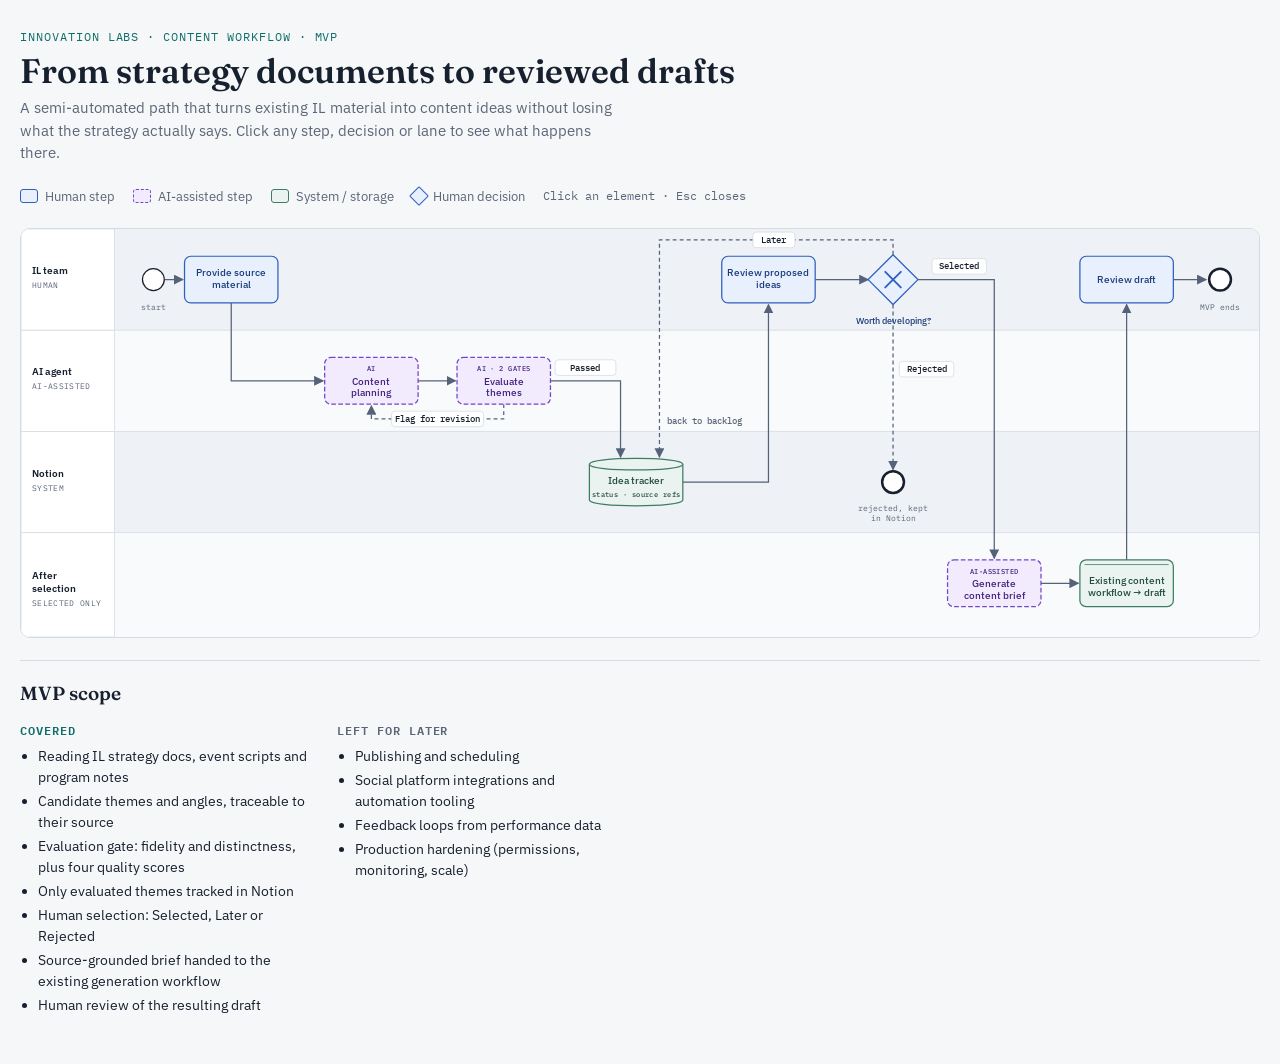
<file: docs/content-workflow/bpmn.html>
<!doctype html><html><head><meta charset=utf8><meta name=viewport content="width=device-width,initial-scale=1,viewport-fit=cover"><style>:root{color-scheme:light;box-sizing:border-box;padding-top:env(safe-area-inset-top,0px);padding-bottom:env(safe-area-inset-bottom,0px)}html{scroll-padding-top:env(safe-area-inset-top,0px)}body{margin:0;padding:0;font:14px -apple-system,BlinkMacSystemFont,sans-serif;background:#fff;color:#000}img{max-width:100%}[hidden]:not([hidden=until-found i]){display:none!important}</style></head><body>
<title>IL Content Workflow MVP</title>
<link rel="preconnect" href="https://fonts.googleapis.com">
<link rel="stylesheet" href="https://fonts.googleapis.com/css2?family=IBM+Plex+Sans:wght@400;500;600&family=IBM+Plex+Mono:wght@400;500&family=Fraunces:opsz,wght@9..144,600&display=swap">
<style>
/* Layout: one wide swimlane canvas (scrolls sideways on phones), a slide-in detail drawer, short scope notes below */
:root{
  --bg:#f6f7f9; --surface:#ffffff; --fg:#17202e; --muted:#5b6678; --line:#d5dbe4; --lane:#eef1f5; --lane-alt:#f9fafb;
  --accent:#0f6d6a;
  --human-bg:#e8f0fe; --human-st:#2f5fbf; --human-fg:#183b7a;
  --ai-bg:#f1ebfd; --ai-st:#7444c9; --ai-fg:#45207f;
  --sys-bg:#eaf3ef; --sys-st:#3d7d63; --sys-fg:#1f4c3b;
  --arrow:#56627a; --dim:.28;
  --f-display:"Fraunces",Georgia,serif; --f-body:"IBM Plex Sans",system-ui,sans-serif; --f-mono:"IBM Plex Mono",ui-monospace,monospace;
}
@media (prefers-color-scheme:dark){:root:not([data-theme="light"]){
  --bg:#12161d; --surface:#1a2029; --fg:#e6eaf0; --muted:#9aa5b6; --line:#2e3744; --lane:#171d26; --lane-alt:#1c232d;
  --accent:#4fc4bd;
  --human-bg:#1c2a45; --human-st:#7aa2ef; --human-fg:#cfdcfb;
  --ai-bg:#2a2042; --ai-st:#ad8af0; --ai-fg:#e3d8fb;
  --sys-bg:#1b2e27; --sys-st:#6fbf9d; --sys-fg:#cdeadd;
  --arrow:#8f9bb0; color-scheme:dark}}
:root[data-theme="dark"]{
  --bg:#12161d; --surface:#1a2029; --fg:#e6eaf0; --muted:#9aa5b6; --line:#2e3744; --lane:#171d26; --lane-alt:#1c232d;
  --accent:#4fc4bd;
  --human-bg:#1c2a45; --human-st:#7aa2ef; --human-fg:#cfdcfb;
  --ai-bg:#2a2042; --ai-st:#ad8af0; --ai-fg:#e3d8fb;
  --sys-bg:#1b2e27; --sys-st:#6fbf9d; --sys-fg:#cdeadd;
  --arrow:#8f9bb0; color-scheme:dark}
body{background:var(--bg);color:var(--fg);font-family:var(--f-body);font-size:15px;line-height:1.5}
.wrap{max-width:1240px;margin:0 auto;padding-inline:20px;padding-block:28px 48px;display:grid;gap:22px}
header{display:grid;gap:6px}
.eyebrow{font-family:var(--f-mono);font-size:12px;letter-spacing:.08em;text-transform:uppercase;color:var(--accent)}
h1{font-family:var(--f-display);font-weight:600;font-size:clamp(24px,3.2vw,34px);line-height:1.15;margin:0;text-wrap:balance}
.lede{margin:0;color:var(--muted);max-width:68ch}
.legend{display:flex;flex-wrap:wrap;gap:8px 18px;font-size:13px;color:var(--muted);align-items:center}
.chip{display:inline-flex;align-items:center;gap:7px}
.sw{width:16px;height:12px;border-radius:3px;border:1.5px solid}
.sw.h{background:var(--human-bg);border-color:var(--human-st)}
.sw.a{background:var(--ai-bg);border-color:var(--ai-st);border-style:dashed}
.sw.s{background:var(--sys-bg);border-color:var(--sys-st)}
.sw.g{width:12px;height:12px;transform:rotate(45deg);background:var(--human-bg);border-color:var(--human-st);border-radius:1px}
.hint{font-family:var(--f-mono);font-size:12px}
.canvas{background:var(--surface);border:1px solid var(--line);border-radius:10px;overflow-x:auto}
svg.bpmn{display:block;width:100%;min-width:1100px;height:auto}
.lane-bg{fill:var(--lane)} .lane-bg.alt{fill:var(--lane-alt)}
.lane-div{stroke:var(--line);stroke-width:1}
.lane-head{cursor:pointer}
.lane-head rect{fill:var(--surface);stroke:var(--line)}
.lane-head text{fill:var(--fg);font:600 13px var(--f-body)}
.lane-head .sub{fill:var(--muted);font:400 10.5px var(--f-mono);letter-spacing:.04em}
.flow{fill:none;stroke:var(--arrow);stroke-width:1.6}
.flow.alt{stroke-dasharray:5 4}
.blabel{fill:var(--fg);font:500 11.5px var(--f-mono)}
.blabel-bg{fill:var(--surface);stroke:var(--line)}
.el{cursor:pointer;outline:none}
.el .shape{stroke-width:1.6;transition:stroke-width .15s}
.el text{font:500 12.5px var(--f-body);pointer-events:none}
.el .tag{font:500 9.5px var(--f-mono);letter-spacing:.06em}
.el.human .shape{fill:var(--human-bg);stroke:var(--human-st)} .el.human text{fill:var(--human-fg)}
.el.ai .shape{fill:var(--ai-bg);stroke:var(--ai-st);stroke-dasharray:6 3} .el.ai text{fill:var(--ai-fg)}
.el.sys .shape{fill:var(--sys-bg);stroke:var(--sys-st)} .el.sys text{fill:var(--sys-fg)}
.el.event .shape{fill:var(--surface);stroke:var(--fg)} .el.event.end .shape{stroke-width:3.2}
.el.event text{fill:var(--muted);font:400 10.5px var(--f-mono)}
.el:hover .shape,.el:focus-visible .shape{stroke-width:2.6}
.el:focus-visible .ring{stroke:var(--accent);stroke-width:2;fill:none;opacity:1}
.ring{opacity:0}
.lane-head:focus-visible rect{stroke:var(--accent);stroke-width:2}
.lane-head{outline:none}
svg.focus .el:not(.sel),svg.focus .flow,svg.focus .blabel,svg.focus .blabel-bg,svg.focus .lane-head:not(.sel){opacity:var(--dim);transition:opacity .2s}
.el.sel .shape{stroke-width:3}
.el.sel .ring{opacity:1;stroke:var(--accent);stroke-width:2.5;fill:none;stroke-dasharray:none}
.lane-head.sel rect{stroke:var(--accent);stroke-width:2.5}
/* drawer */
.scrim{position:fixed;inset:0;background:rgba(10,14,20,.25);z-index:9}
.drawer{position:fixed;top:0;right:0;bottom:0;width:min(420px,100%);background:var(--surface);border-left:1px solid var(--line);z-index:10;display:flex;flex-direction:column;box-shadow:-12px 0 32px rgba(0,0,0,.12);padding-top:env(safe-area-inset-top,0px);padding-bottom:env(safe-area-inset-bottom,0px);transform:translateX(0);transition:transform .22s ease}
.drawer[hidden]{display:flex!important;transform:translateX(105%);visibility:hidden}
.d-head{display:flex;gap:12px;align-items:flex-start;justify-content:space-between;padding:20px 20px 14px;border-bottom:1px solid var(--line)}
.d-head h2{font-family:var(--f-display);font-weight:600;font-size:22px;line-height:1.2;margin:4px 0 0;text-wrap:balance}
.pill{display:inline-block;font:500 11px var(--f-mono);letter-spacing:.05em;text-transform:uppercase;padding:3px 8px;border-radius:999px;border:1px solid}
.pill.human{background:var(--human-bg);color:var(--human-fg);border-color:var(--human-st)}
.pill.ai{background:var(--ai-bg);color:var(--ai-fg);border-color:var(--ai-st)}
.pill.sys{background:var(--sys-bg);color:var(--sys-fg);border-color:var(--sys-st)}
.pill.event{background:var(--lane);color:var(--muted);border-color:var(--line)}
.close{flex:none;font:500 13px var(--f-body);background:var(--lane);color:var(--fg);border:1px solid var(--line);border-radius:6px;padding:6px 10px;cursor:pointer}
.close:hover{border-color:var(--fg)} .close:focus-visible{outline:2px solid var(--accent);outline-offset:2px}
.d-body{overflow-y:auto;padding:16px 20px 28px;display:grid;gap:16px}
.d-body .summary{margin:0;font-size:15px}
dl{margin:0;display:grid;gap:14px}
dt{font:500 11px var(--f-mono);letter-spacing:.07em;text-transform:uppercase;color:var(--muted);margin-bottom:3px}
dd{margin:0;font-size:14px}
dd ul{margin:0;padding-left:18px;display:grid;gap:3px}
.crit{font:500 10.5px var(--f-mono);letter-spacing:.04em;padding:1px 6px;border-radius:4px;border:1px solid var(--line);color:var(--muted);white-space:nowrap}
.crit.gate{color:var(--accent);border-color:var(--accent)}
.guard dd{border-left:3px solid var(--accent);padding-left:10px}
.next{font-size:13px;color:var(--muted)}
.next button{font:500 13px var(--f-body);color:var(--accent);background:none;border:none;padding:0;cursor:pointer;text-decoration:underline;text-underline-offset:3px}
/* scope */
.scope{display:grid;grid-template-columns:repeat(auto-fit,minmax(260px,1fr));gap:12px 28px;border-top:1px solid var(--line);padding-top:18px}
.scope h3{font:600 12px var(--f-mono);letter-spacing:.08em;text-transform:uppercase;margin:0 0 6px;color:var(--accent)}
.scope h3.later{color:var(--muted)}
.scope ul{margin:0;padding-left:18px;color:var(--fg);font-size:14px;display:grid;gap:3px}
.scope-title{grid-column:1/-1;font-family:var(--f-display);font-weight:600;font-size:19px;margin:0}
@media (prefers-reduced-motion:reduce){*{transition:none!important}}
</style>

<div class="wrap">
  <header>
    <span class="eyebrow">Innovation Labs · content workflow · MVP</span>
    <h1>From strategy documents to reviewed drafts</h1>
    <p class="lede">A semi-automated path that turns existing IL material into content ideas without losing what the strategy actually says. Click any step, decision or lane to see what happens there.</p>
  </header>

  <div class="legend" aria-label="Legend">
    <span class="chip"><span class="sw h"></span>Human step</span>
    <span class="chip"><span class="sw a"></span>AI-assisted step</span>
    <span class="chip"><span class="sw s"></span>System / storage</span>
    <span class="chip"><span class="sw g"></span>Human decision</span>
    <span class="hint">Click an element · Esc closes</span>
  </div>

  <div class="canvas">
  <svg class="bpmn" id="bpmn" viewBox="0 0 1590 524" role="group" aria-label="Swimlane diagram of the content workflow">
    <defs>
      <marker id="ah" viewBox="0 0 10 10" refX="9" refY="5" markerWidth="8" markerHeight="8" orient="auto-start-reverse">
        <path d="M0 0L10 5L0 10z" fill="var(--arrow)"/>
      </marker>
    </defs>

    <!-- lanes -->
    <rect class="lane-bg" x="0" y="0" width="1590" height="130"/>
    <rect class="lane-bg alt" x="0" y="130" width="1590" height="130"/>
    <rect class="lane-bg" x="0" y="260" width="1590" height="130"/>
    <rect class="lane-bg alt" x="0" y="390" width="1590" height="134"/>
    <line class="lane-div" x1="0" y1="130" x2="1590" y2="130"/>
    <line class="lane-div" x1="0" y1="260" x2="1590" y2="260"/>
    <line class="lane-div" x1="0" y1="390" x2="1590" y2="390"/>

    <g class="lane-head" data-id="lane-human" tabindex="0" role="button" aria-label="Lane: IL team">
      <rect x="0" y="0" width="120" height="130"/>
      <text x="14" y="58">IL team</text><text class="sub" x="14" y="76">HUMAN</text>
    </g>
    <g class="lane-head" data-id="lane-ai" tabindex="0" role="button" aria-label="Lane: AI agent">
      <rect x="0" y="130" width="120" height="130"/>
      <text x="14" y="188">AI agent</text><text class="sub" x="14" y="206">AI-ASSISTED</text>
    </g>
    <g class="lane-head" data-id="notion" tabindex="0" role="button" aria-label="Lane: Notion">
      <rect x="0" y="260" width="120" height="130"/>
      <text x="14" y="318">Notion</text><text class="sub" x="14" y="336">SYSTEM</text>
    </g>
    <g class="lane-head" data-id="lane-after" tabindex="0" role="button" aria-label="Lane: After selection">
      <rect x="0" y="390" width="120" height="134"/>
      <text x="14" y="450">After</text><text x="14" y="466">selection</text><text class="sub" x="14" y="484">SELECTED ONLY</text>
    </g>

    <!-- flows -->
    <path class="flow" d="M184 65H208" marker-end="url(#ah)"/>
    <path class="flow" d="M270 95V195H388" marker-end="url(#ah)"/>
    <path class="flow" d="M510 195H558" marker-end="url(#ah)"/>
    <path class="flow alt" d="M620 225V244H450V227" marker-end="url(#ah)"/>
    <rect class="blabel-bg" x="476" y="234" width="118" height="20" rx="4"/><text class="blabel" x="535" y="248" text-anchor="middle">Flag for revision</text>
    <path class="flow" d="M680 195H770V293" marker-end="url(#ah)"/>
    <rect class="blabel-bg" x="686" y="168" width="78" height="20" rx="4"/><text class="blabel" x="725" y="182" text-anchor="middle">Passed</text>
    <g transform="translate(170 0)">
    <path class="flow" d="M680 325H790V97" marker-end="url(#ah)"/>
    <path class="flow" d="M850 65H918" marker-end="url(#ah)"/>
    <path class="flow" d="M982 65H1080V423" marker-end="url(#ah)"/>
    <path class="flow alt" d="M950 33V14H650V293" marker-end="url(#ah)"/>
    <path class="flow alt" d="M950 97V309" marker-end="url(#ah)"/>
    <path class="flow" d="M1140 455H1188" marker-end="url(#ah)"/>
    <path class="flow" d="M1250 425V97" marker-end="url(#ah)"/>
    <path class="flow" d="M1310 65H1352" marker-end="url(#ah)"/>

    <!-- branch labels -->
    <rect class="blabel-bg" x="1000" y="38" width="70" height="20" rx="4"/><text class="blabel" x="1035" y="52" text-anchor="middle">Selected</text>
    <rect class="blabel-bg" x="770" y="4" width="54" height="20" rx="4"/><text class="blabel" x="797" y="18" text-anchor="middle">Later</text>
    <rect class="blabel-bg" x="958" y="170" width="70" height="20" rx="4"/><text class="blabel" x="993" y="184" text-anchor="middle">Rejected</text>
    <text class="blabel" x="660" y="250" style="fill:var(--muted)">back to backlog</text>

    </g>

    <!-- start -->
    <g class="el event" data-id="start" tabindex="0" role="button" aria-label="Start: source material available">
      <circle class="ring" cx="170" cy="65" r="20"/>
      <circle class="shape" cx="170" cy="65" r="14"/>
      <text x="170" y="104" text-anchor="middle">start</text>
    </g>

    <g class="el human" data-id="source" tabindex="0" role="button" aria-label="Provide source material">
      <rect class="ring" x="204" y="29" width="132" height="72" rx="12"/>
      <rect class="shape" x="210" y="35" width="120" height="60" rx="8"/>
      <text x="270" y="60" text-anchor="middle">Provide source</text>
      <text x="270" y="76" text-anchor="middle">material</text>
    </g>

    <g class="el ai" data-id="planning" tabindex="0" role="button" aria-label="Content planning">
      <rect class="ring" x="384" y="159" width="132" height="72" rx="12"/>
      <rect class="shape" x="390" y="165" width="120" height="60" rx="8"/>
      <text class="tag" x="450" y="183" text-anchor="middle">AI</text>
      <text x="450" y="200" text-anchor="middle">Content</text>
      <text x="450" y="215" text-anchor="middle">planning</text>
    </g>

    <g class="el ai" data-id="evaluate" tabindex="0" role="button" aria-label="Evaluate themes">
      <rect class="ring" x="554" y="159" width="132" height="72" rx="12"/>
      <rect class="shape" x="560" y="165" width="120" height="60" rx="8"/>
      <text class="tag" x="620" y="183" text-anchor="middle">AI · 2 GATES</text>
      <text x="620" y="200" text-anchor="middle">Evaluate</text>
      <text x="620" y="215" text-anchor="middle">themes</text>
    </g>

    <g transform="translate(170 0)">
    <g class="el sys" data-id="notion" tabindex="0" role="button" aria-label="Notion idea tracker">
      <rect class="ring" x="554" y="289" width="132" height="72" rx="12"/>
      <path class="shape" d="M560 302c0-10 120-10 120 0v46c0 10-120 10-120 0z"/>
      <path class="shape" d="M560 302c0 10 120 10 120 0" fill="none"/>
      <text x="620" y="328" text-anchor="middle">Idea tracker</text>
      <text class="tag" x="620" y="344" text-anchor="middle">status · source refs</text>
    </g>

    <g class="el human" data-id="review" tabindex="0" role="button" aria-label="Review proposed ideas">
      <rect class="ring" x="724" y="29" width="132" height="72" rx="12"/>
      <rect class="shape" x="730" y="35" width="120" height="60" rx="8"/>
      <text x="790" y="60" text-anchor="middle">Review proposed</text>
      <text x="790" y="76" text-anchor="middle">ideas</text>
    </g>

    <g class="el human" data-id="gateway" tabindex="0" role="button" aria-label="Decision: worth developing?">
      <path class="ring" d="M950 25L990 65L950 105L910 65z"/>
      <path class="shape" d="M950 33L982 65L950 97L918 65z"/>
      <path d="M940 55L960 75M960 55L940 75" stroke="var(--human-st)" stroke-width="2.4" stroke-linecap="round"/>
      <text x="950" y="122" text-anchor="middle" style="font-size:11.5px">Worth developing?</text>
    </g>

    <g class="el event end" data-id="rejected" tabindex="0" role="button" aria-label="End: idea rejected">
      <circle class="ring" cx="950" cy="325" r="21"/>
      <circle class="shape" cx="950" cy="325" r="14"/>
      <text x="950" y="362" text-anchor="middle">rejected, kept</text>
      <text x="950" y="375" text-anchor="middle">in Notion</text>
    </g>

    <g class="el ai" data-id="brief" tabindex="0" role="button" aria-label="Generate content brief">
      <rect class="ring" x="1014" y="419" width="132" height="72" rx="12"/>
      <rect class="shape" x="1020" y="425" width="120" height="60" rx="8"/>
      <text class="tag" x="1080" y="443" text-anchor="middle">AI-ASSISTED</text>
      <text x="1080" y="460" text-anchor="middle">Generate</text>
      <text x="1080" y="475" text-anchor="middle">content brief</text>
    </g>

    <g class="el sys" data-id="workflow" tabindex="0" role="button" aria-label="Existing content-generation workflow">
      <rect class="ring" x="1184" y="419" width="132" height="72" rx="12"/>
      <rect class="shape" x="1190" y="425" width="120" height="60" rx="8"/>
      <path d="M1196 431h108" stroke="var(--sys-st)" stroke-width="1"/>
      <text x="1250" y="456" text-anchor="middle">Existing content</text>
      <text x="1250" y="472" text-anchor="middle">workflow → draft</text>
    </g>

    <g class="el human" data-id="draftreview" tabindex="0" role="button" aria-label="Review draft">
      <rect class="ring" x="1184" y="29" width="132" height="72" rx="12"/>
      <rect class="shape" x="1190" y="35" width="120" height="60" rx="8"/>
      <text x="1250" y="69" text-anchor="middle">Review draft</text>
    </g>

    <g class="el event end" data-id="end" tabindex="0" role="button" aria-label="End of MVP">
      <circle class="ring" cx="1370" cy="65" r="21"/>
      <circle class="shape" cx="1370" cy="65" r="14"/>
      <text x="1370" y="104" text-anchor="middle">MVP ends</text>
    </g>
    </g>
  </svg>
  </div>

  <section class="scope" aria-labelledby="scope-t">
    <h2 class="scope-title" id="scope-t">MVP scope</h2>
    <div>
      <h3>Covered</h3>
      <ul>
        <li>Reading IL strategy docs, event scripts and program notes</li>
        <li>Candidate themes and angles, traceable to their source</li>
        <li>Evaluation gate: fidelity and distinctness, plus four quality scores</li>
        <li>Only evaluated themes tracked in Notion</li>
        <li>Human selection: Selected, Later or Rejected</li>
        <li>Source-grounded brief handed to the existing generation workflow</li>
        <li>Human review of the resulting draft</li>
      </ul>
    </div>
    <div>
      <h3 class="later">Left for later</h3>
      <ul>
        <li>Publishing and scheduling</li>
        <li>Social platform integrations and automation tooling</li>
        <li>Feedback loops from performance data</li>
        <li>Production hardening (permissions, monitoring, scale)</li>
      </ul>
    </div>
  </section>
</div>

<div class="scrim" id="scrim" hidden></div>
<aside class="drawer" id="drawer" hidden role="dialog" aria-modal="false" aria-labelledby="d-title">
  <div class="d-head">
    <div><span class="pill" id="d-pill"></span><h2 id="d-title"></h2></div>
    <button class="close" id="d-close" type="button">Close ✕</button>
  </div>
  <div class="d-body" id="d-body"></div>
</aside>

<script>
const T={human:"Human",ai:"AI-assisted",sys:"System",event:"Event"};
const D={
 start:{type:"event",title:"Start: material is available",what:"The workflow begins when there is existing IL material worth mining for content. Nothing new is written for this step.",by:"IL team",input:["Existing documents only"],output:["Trigger for the next step"],next:"source"},
 source:{type:"human",title:"Provide source material",what:"Someone from the IL team chooses which existing documents the agent should read and hands them over as-is.",by:"IL team member (content owner)",input:["Strategy documents","Event scripts","Program notes"],output:["A set of source files, each with a name, owner and date"],preserve:["Original files unedited","Document title and section headings, so every idea can point back to its origin"],guard:["Only send approved, current material","Mark drafts or outdated strategy before sending, or leave them out"],next:"planning"},
 planning:{type:"ai",title:"Content planning",what:"The agent reads the supplied strategy and source material and generates candidate themes and content angles, each with its source context attached. These are candidates only: the next step, Evaluate themes, decides which are strong enough to keep.",by:"AI agent",input:["Source material from the IL team"],output:["Candidate themes. Each has: theme, content angle, source reference (document + section), supporting excerpt in the original wording"],preserve:["The original meaning and substance of each strategic point","The original wording or excerpt that supports the idea"],guard:["Generate candidates; do not self-select or store anything yet","Do not generate duplicate themes from the same strategic point. Multiple angles are allowed only if they create genuinely different standalone value.","No rewording for its own sake, preserve or quote the original wording where it carries important meaning.","Every candidate must be traceable to a source; untraceable ones are dropped","Nothing goes to Notion directly from this step"],next:"evaluate"},
 evaluate:{type:"ai",title:"Evaluate themes",what:"Every candidate theme is checked before it can be stored. This step keeps weak, duplicated or over-paraphrased ideas out of the tracker.",by:"AI agent, applying fixed criteria. The IL team owns the criteria and spot-checks results in Notion.",input:["All candidate themes from content planning, with source references and excerpts"],criteria:[["Source fidelity","PASS / FAIL","Preserves the original strategic meaning. No rewritten claims, no lost nuance, caveats or context. A change in substance fails.",1],["Distinctness","PASS / FAIL","Meaningfully different from the other candidates. Themes making the same underlying point are merged or discarded.",1],["Clarity","1–5","Understandable by someone outside IL without the full strategy. No internal jargon or context-dependent phrasing."],["Substance / usefulness","1–5","Teaches, explains or offers a useful perspective. Not generic motivation or empty statements."],["Save / share potential","1–5","A reason to save, repost or share it: useful, insightful or surprising."],["Standalone value","1–5","Works as a social post without much extra context."]],gates:["Only themes that PASS both Source fidelity and Distinctness may continue to Notion","Scores do not override a gate: a high-scoring theme that fails fidelity is still blocked"],failed:["Fails Source fidelity: discarded, or sent back to content planning to be re-derived from the excerpt","Duplicate: merged into the strongest version, keeping every source reference; the rest are discarded","Passes both gates but scores low: flagged for revision, or discarded if it cannot be improved without changing the source"],output:["Themes that passed both gates, each carrying: gate results, the four scores, a one-line rationale, and any revision flag","Source reference and verbatim excerpt, unchanged"],guard:["Judge the theme against its excerpt, not against a general memory of the strategy","When unsure about fidelity, fail it: a missing idea costs less than a distorted one"],next:"notion"},
 notion:{type:"sys",title:"Notion: idea tracker",what:"Notion is the human-facing content tracker. Only evaluated themes, the ones that passed Source fidelity and Distinctness, enter the tracker. Their source references, evaluation results and status live here so the team can review them in one place.",by:"Notion (database), filled by the agent, updated by the team",input:["Evaluated themes that passed both gates, with scores and rationale","Ideas sent back with status Later"],output:["Ideas ready for review"],preserve:["Suggested fields: Theme · Angle · Source doc · Section · Source excerpt · Clarity · Substance · Share potential · Standalone · Eval rationale · Revision flag · Status · Reviewer · Notes"],guard:["Unevaluated or gate-failing themes never enter the tracker","Status values: Proposed, Selected, Later, Rejected","Source excerpt is stored verbatim and is never edited by the agent","Rejected ideas stay visible so the agent does not propose them again"],next:"review"},
 review:{type:"human",title:"Review proposed ideas",what:"A person reads each proposed idea next to its source excerpt and checks that it is accurate, distinct and worth communicating.",by:"IL team reviewer",input:["Proposed ideas in Notion, with source references"],output:["A decision per idea, recorded as its status in Notion"],preserve:["Reviewer notes on why an idea was chosen or dropped"],guard:["Check the idea against the excerpt, not against memory of the strategy","Flag ideas that misstate or stretch the strategy"],next:"gateway"},
 gateway:{type:"human",title:"Decision: worth developing?",what:"An exclusive decision. Each idea takes exactly one branch, and the status is updated in Notion.",by:"IL team reviewer",branches:[["Selected","The idea is worth developing now. It is the only branch that continues to the content brief."],["Later","Good idea, wrong time. It goes back to the Notion backlog with status Later and can be reviewed again."],["Rejected","Inaccurate, duplicate or not useful. It ends here but stays in Notion as Rejected so it is not proposed again."]],next:"brief"},
 rejected:{type:"event",title:"End: idea rejected",what:"The idea leaves the flow. Its record remains in Notion with status Rejected and the reviewer's note.",by:"Notion",guard:["Keep the record so the agent avoids re-proposing the same point"],next:null},
 brief:{type:"ai",title:"Generate content brief",what:"For each selected idea, the agent drafts a short brief that the existing content-generation workflow can use. The original strategy context travels with it.",by:"AI agent, checked by the IL team",input:["The selected idea from Notion, with its source reference and excerpt","Reviewer notes"],output:["A content brief: goal, key message, audience, suggested format and angle, source reference, verbatim source excerpt"],preserve:["The source excerpt, copied unchanged into the brief","The link back to the Notion record"],guard:["The key message must stay within what the source says","No new claims, figures or promises that are not in the source","If the brief needs something the source does not support, flag it instead of inventing it"],next:"workflow"},
 workflow:{type:"sys",title:"Existing content-generation workflow",what:"The brief is handed to the content-generation workflow the team already uses, which produces a draft.",by:"Existing workflow (unchanged by this MVP)",input:["Source-grounded content brief"],output:["Draft content, with the brief and source reference attached"],guard:["This MVP does not change how the existing workflow works","The source reference must stay attached to the draft"],next:"draftreview"},
 draftreview:{type:"human",title:"Review draft",what:"A person checks the draft against the brief and the original source excerpt before anything else happens.",by:"IL team reviewer",input:["Draft","Brief","Source excerpt"],output:["Approved draft, or notes for revision"],guard:["Check fidelity to the strategy first, then tone and format","Nothing is published automatically"],next:"end"},
 end:{type:"event",title:"End of MVP",what:"The MVP stops at a human-reviewed draft. Publishing stays manual and outside this prototype.",by:"—",next:null},
 "lane-human":{type:"human",title:"Lane: IL team",what:"Everything a person decides or checks. Humans start the process, choose which ideas move forward and approve the final draft.",by:"IL team members",guard:["Humans own every decision about what is communicated"],next:"source"},
 "lane-ai":{type:"ai",title:"Lane: AI agent",what:"The agent generates candidate themes, evaluates them against fixed criteria, and passes only gate-passing themes to Notion. It filters; humans still decide.",by:"AI agent",guard:["Strategy fidelity over volume","Every output carries its source reference"],next:"planning"},
 "lane-after":{type:"ai",title:"Lane: After selection",what:"Only ideas with status Selected reach this lane. Here they become a brief and then a draft, with the source context still attached.",by:"AI agent and the existing content workflow",guard:["Later and Rejected ideas never enter this lane"],next:"brief"}
};
const svg=document.getElementById("bpmn"),drawer=document.getElementById("drawer"),scrim=document.getElementById("scrim");
const body=document.getElementById("d-body"),pill=document.getElementById("d-pill"),ttl=document.getElementById("d-title");
let lastFocus=null;
const esc=s=>String(s).replace(/[&<>"]/g,c=>({"&":"&amp;","<":"&lt;",">":"&gt;",'"':"&quot;"}[c]));
const list=a=>"<ul>"+a.map(x=>"<li>"+esc(x)+"</li>").join("")+"</ul>";
function open(id,from){
  const d=D[id]; if(!d) return;
  lastFocus=from||lastFocus;
  svg.querySelectorAll(".sel").forEach(e=>e.classList.remove("sel"));
  svg.querySelectorAll('[data-id="'+id+'"]').forEach(e=>e.classList.add("sel"));
  svg.classList.add("focus");
  pill.className="pill "+d.type; pill.textContent=T[d.type];
  ttl.textContent=d.title;
  let h='<p class="summary">'+esc(d.what)+'</p><dl>';
  if(d.by) h+='<div><dt>Performed by</dt><dd>'+esc(d.by)+'</dd></div>';
  if(d.input) h+='<div><dt>Input</dt><dd>'+list(d.input)+'</dd></div>';
  if(d.criteria) h+='<div><dt>Criteria</dt><dd><ul>'+d.criteria.map(c=>"<li><strong>"+esc(c[0])+"</strong> <span class=\"crit"+(c[3]?" gate":"")+"\">"+esc(c[3]?"GATE · "+c[1]:c[1])+"</span><br>"+esc(c[2])+"</li>").join("")+'</ul></dd></div>';
  if(d.gates) h+='<div class="guard"><dt>Mandatory gates</dt><dd>'+list(d.gates)+'</dd></div>';
  if(d.failed) h+='<div><dt>Failed or duplicate ideas</dt><dd>'+list(d.failed)+'</dd></div>';
  if(d.output) h+='<div><dt>Output</dt><dd>'+list(d.output)+'</dd></div>';
  if(d.branches) h+='<div><dt>Branches</dt><dd><ul>'+d.branches.map(b=>"<li><strong>"+esc(b[0])+"</strong>: "+esc(b[1])+"</li>").join("")+'</ul></dd></div>';
  if(d.preserve) h+='<div><dt>Preserve</dt><dd>'+list(d.preserve)+'</dd></div>';
  if(d.guard) h+='<div class="guard"><dt>Guardrails</dt><dd>'+list(d.guard)+'</dd></div>';
  h+='</dl>';
  h+='<p class="next">Next: '+(d.next?'<button type="button" data-go="'+d.next+'">'+esc(D[d.next].title)+' →</button>':'the flow ends here.')+'</p>';
  body.innerHTML=h; body.scrollTop=0;
  drawer.hidden=false; scrim.hidden=false;
  document.getElementById("d-close").focus({preventScroll:true});
}
function close(){
  drawer.hidden=true; scrim.hidden=true;
  svg.classList.remove("focus");
  svg.querySelectorAll(".sel").forEach(e=>e.classList.remove("sel"));
  if(lastFocus) lastFocus.focus({preventScroll:true});
}
svg.querySelectorAll("[data-id]").forEach(el=>{
  el.addEventListener("click",()=>open(el.dataset.id,el));
  el.addEventListener("keydown",e=>{if(e.key==="Enter"||e.key===" "){e.preventDefault();open(el.dataset.id,el)}});
});
body.addEventListener("click",e=>{const b=e.target.closest("[data-go]"); if(b) open(b.dataset.go, svg.querySelector('.el[data-id="'+b.dataset.go+'"]')||lastFocus)});
document.getElementById("d-close").addEventListener("click",close);
scrim.addEventListener("click",close);
document.addEventListener("keydown",e=>{if(e.key==="Escape"&&!drawer.hidden) close()});
</script>

</body></html>
</file>
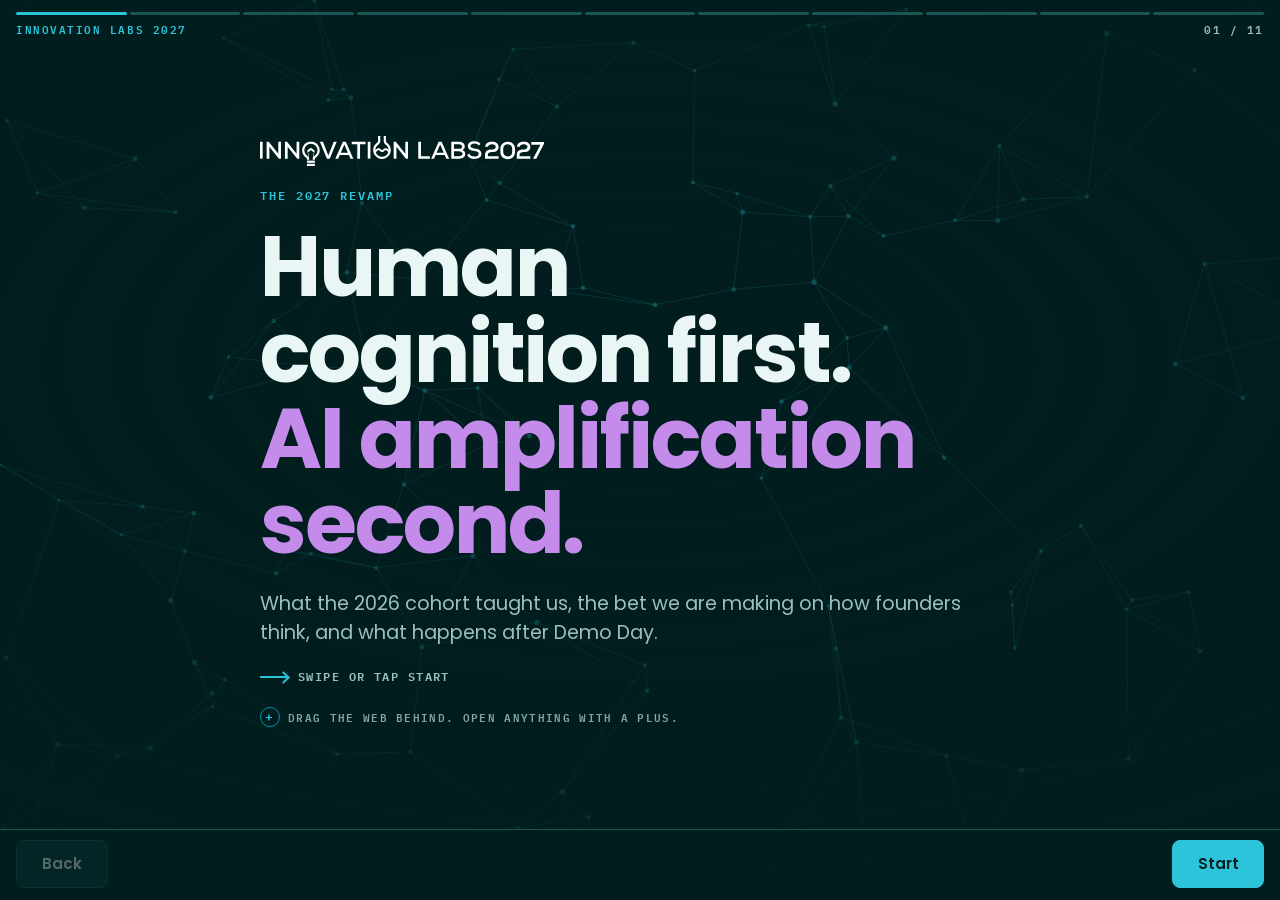
<file: generated-examples/presentation/IL 2027 Pitch.html>
<!doctype html><html><head><meta charset=utf8><meta name=viewport content="width=device-width,initial-scale=1,viewport-fit=cover"><style>:root{color-scheme:light;box-sizing:border-box;padding-top:env(safe-area-inset-top,0px);padding-bottom:env(safe-area-inset-bottom,0px)}html{scroll-padding-top:env(safe-area-inset-top,0px)}body{margin:0;padding:0;font:14px -apple-system,BlinkMacSystemFont,sans-serif;background:#fff;color:#000}img{max-width:100%}[hidden]:not([hidden=until-found i]){display:none!important}</style></head><body>
<title>IL 2027 Pitch</title>
<link rel="preconnect" href="https://fonts.googleapis.com">
<link rel="preconnect" href="https://fonts.gstatic.com" crossorigin>
<link rel="stylesheet" href="https://fonts.googleapis.com/css2?family=Poppins:wght@400;600;700;800&family=IBM+Plex+Mono:wght@500;600&family=Caveat:wght@700&display=swap">
<style>
/* Layout: phone-first Night deck. Segmented progress on top, one story beat per slide in a 760px column,
   Back / Next in the thumb zone, detail behind "+" taps, playable network behind selected slides only.
   Tokens: Innovation Labs design system, Night theme. Deliberately single-theme (presentation default). */
:root{
  --teal:#2BC4DB;--teal-deep:#016462;--brand:#0095AC;--purple:#C48BEA;--purple-tint:#2B1A3A;--lilac:#E8D2F5;
  --surface-page:#031E1E;--surface:#0A3433;--surface-tint:#0F4442;--surface-ink:#001A1C;
  --ink:#EAF6F6;--ink-muted:#9BBFC0;--ink-subtle:#7FA5A6;--on-action:#02201F;
  --line:#1C5654;--line-soft:#164B49;--line-control:#4A9896;
  --action:#2BC4DB;--action-soft:rgba(43,196,219,.14);
  --caution:#F2B266;--caution-soft:#3A2A12;--issue:#F2958A;--issue-soft:#3D1F1E;--positive:#74CC9A;--positive-soft:#123A2A;
  --f-display:'Poppins',system-ui,-apple-system,'Segoe UI',sans-serif;
  --f-mono:'IBM Plex Mono',ui-monospace,SFMono-Regular,Menlo,monospace;
  --f-hand:'Caveat','Segoe Print','Bradley Hand',cursive;
  --slide-max:760px;
  color-scheme:dark;
}
*{box-sizing:border-box}
html,body{height:100%}
body{margin:0;background:var(--surface-page);color:var(--ink);font-family:var(--f-display);font-size:15px;line-height:1.5;display:flex;flex-direction:column;overflow:hidden;-webkit-tap-highlight-color:transparent;-webkit-font-smoothing:antialiased}
a{color:inherit;text-decoration:none}
button{font:inherit;color:inherit}
:focus-visible{outline:3px solid var(--purple);outline-offset:2px;border-radius:6px}

/* playable network, restrained: full on a few slides, faint elsewhere */
.net{position:fixed;inset:0;z-index:0;pointer-events:none;overflow:hidden;opacity:.18;transition:opacity .6s ease}
body[data-mesh="on"] .net{opacity:.9}
.net canvas{position:absolute;inset:0;width:100%;height:100%;display:block}
.net::after{content:"";position:absolute;inset:0;background:radial-gradient(120% 85% at 50% 40%,rgba(3,30,30,.35) 0%,rgba(3,30,30,.82) 62%,var(--surface-page) 100%)}

.top{position:relative;z-index:2;padding:12px 16px 0;display:flex;flex-direction:column;gap:8px}
.segs{display:flex;gap:3px}
.segs i{flex:1;height:3px;border-radius:2px;background:var(--line);transition:background .3s}
.segs i.done{background:var(--brand)}
.segs i.cur{background:var(--teal)}
.chap{display:flex;justify-content:space-between;gap:12px;font:600 11px/1 var(--f-mono);letter-spacing:.14em;text-transform:uppercase;color:var(--ink-muted)}
.chap b{color:var(--teal);font-weight:600}

.stage{position:relative;z-index:1;flex:1;min-height:0;touch-action:none}
.slide{pointer-events:none;position:absolute;inset:0;overflow-y:auto;overflow-x:hidden;padding:20px 16px 28px;visibility:hidden;opacity:0;transform:translateX(28px);transition:opacity .35s,transform .45s cubic-bezier(.3,.1,.2,1),visibility 0s .45s;display:flex}
.slide[data-pos="before"]{transform:translateX(-28px)}
.slide[data-pos="on"]{visibility:visible;opacity:1;transform:none;transition:opacity .35s,transform .45s cubic-bezier(.3,.1,.2,1),visibility 0s}
.in{pointer-events:auto;touch-action:pan-y;margin:auto;width:100%;max-width:var(--slide-max);display:flex;flex-direction:column;gap:18px;min-width:0}
@media (min-width:900px){.slide{padding:32px 48px}.in{gap:22px}}

.logo svg{height:30px;width:auto;max-width:72vw;display:block}
.kick{font:600 12px/1.2 var(--f-mono);letter-spacing:.16em;text-transform:uppercase;color:var(--teal)}
.big{font-weight:700;font-size:clamp(30px,8.4vw,60px);line-height:1.08;margin:0;text-wrap:balance;letter-spacing:-.015em}
.big em{font-style:normal;color:var(--teal)}
.big .ai{color:var(--purple)}
.cover .big{font-size:clamp(40px,11.5vw,84px);line-height:1.02;letter-spacing:-.025em}
.cover .big span{display:block}
.sub{font-size:clamp(16px,4.2vw,19.4px);color:var(--ink-muted);margin:0;max-width:60ch;text-wrap:pretty}
.sub b{color:var(--ink);font-weight:600}
.fine{font-size:12.3px;color:var(--ink-subtle);margin:0;max-width:64ch}

.stats{display:grid;gap:12px;grid-template-columns:repeat(auto-fit,minmax(min(100%,200px),1fr))}
.stat,.card{background:var(--surface);border:1.5px solid var(--line);border-radius:10px;padding:16px;min-width:0}
.stat .n{font-weight:800;font-size:clamp(40px,10.5vw,56px);line-height:1;color:var(--teal);font-variant-numeric:tabular-nums;letter-spacing:-.03em;white-space:nowrap}
.stat .n small{font-size:.5em;font-weight:700;color:var(--ink-muted);letter-spacing:0}
.stat p{margin:10px 0 0;font-size:14.1px;color:var(--ink-muted)}
.src{display:block;margin-top:8px;font:500 11px/1.3 var(--f-mono);letter-spacing:.06em;text-transform:uppercase;color:var(--ink-subtle)}
.cards{display:grid;gap:12px;grid-template-columns:repeat(auto-fit,minmax(min(100%,210px),1fr))}
.card h3{margin:0 0 6px;font-size:17px;font-weight:600;line-height:1.3}
.card p{margin:0;font-size:14.1px;color:var(--ink-muted)}
.card .src{margin:0 0 8px}

.two{display:grid;gap:12px;grid-template-columns:repeat(auto-fit,minmax(min(100%,260px),1fr))}
.col{border-radius:10px;padding:16px;border:1.5px solid var(--line);background:var(--surface);min-width:0}
.col h3{margin:0 0 12px;font:600 12px/1 var(--f-mono);letter-spacing:.14em;text-transform:uppercase;color:var(--positive)}
.col.gap h3{color:var(--issue)}
.col.is{border-color:var(--purple);background:var(--purple-tint)}
.col.is h3{color:var(--purple)}
.chips{display:flex;flex-wrap:wrap;gap:8px}
.chips span{padding:6px 12px;border-radius:999px;background:var(--surface-tint);font-size:14.1px}
.col.gap .chips span{background:transparent;border:1px dashed var(--line-control);color:var(--ink-muted)}

.steps{list-style:none;margin:0;padding:0;display:flex;flex-direction:column}
.steps li{display:grid;grid-template-columns:40px 1fr;gap:14px;position:relative;padding-bottom:16px;min-width:0}
.steps li:last-child{padding-bottom:0}
.steps li::before{content:"";position:absolute;left:19px;top:40px;bottom:0;width:2px;background:var(--line)}
.steps li:last-child::before{display:none}
.steps .num{width:40px;height:40px;border-radius:50%;background:var(--surface-tint);border:2px solid var(--brand);display:grid;place-items:center;font:600 14px/1 var(--f-mono);color:var(--teal)}
.steps li.ai .num{border-color:var(--purple);color:var(--purple);background:var(--purple-tint)}
.steps li.ai h3{color:var(--purple)}
.steps h3{margin:7px 0 2px;font-size:17px;font-weight:600;line-height:1.3}
.steps p{margin:0;font-size:14.1px;color:var(--ink-muted)}
.steps li>div{min-width:0}

.flow{display:flex;flex-wrap:wrap;gap:6px;align-items:center;font-size:13.2px}
.flow span{padding:5px 10px;border-radius:999px;border:1px solid var(--line);background:var(--surface)}
.flow span.ai{border-color:var(--purple);color:var(--purple);background:var(--purple-tint)}
.flow.not span{text-decoration:line-through;color:var(--ink-subtle);background:transparent;border-style:dashed}
.flow .lbl{font:600 11px/1 var(--f-mono);letter-spacing:.12em;text-transform:uppercase;color:var(--ink-subtle);border:0;background:none;padding:0 4px 0 0;text-decoration:none}

.tl{list-style:none;margin:0;padding:0;display:flex;flex-direction:column}
.tl li{display:grid;grid-template-columns:118px 1fr;gap:14px;padding:11px 0;border-top:1px solid var(--line);min-width:0}
.tl li:last-child{border-bottom:1px solid var(--line)}
.tl .w{font:600 11.4px/1.4 var(--f-mono);letter-spacing:.05em;text-transform:uppercase;color:var(--teal)}
.tl li.est .w{color:var(--ink-subtle)}
.tl li.est .w::before{content:"";display:inline-block;width:8px;height:8px;border:1.5px dashed var(--line-control);border-radius:50%;margin-right:6px;vertical-align:0}
.tl li.key{background:linear-gradient(90deg,var(--purple-tint),transparent);border-radius:6px}
.tl li.key .w{color:var(--purple)}
.tl .t{font-size:15px;min-width:0}
.tl .t span{display:block;color:var(--ink-muted);font-size:13.2px}
@media (max-width:380px){.tl li{grid-template-columns:92px 1fr}}

.insight{border:1.5px dashed var(--caution);background:var(--caution-soft);border-radius:10px;padding:14px 16px;display:flex;flex-direction:column;gap:6px}
.insight .il{font:600 11px/1 var(--f-mono);letter-spacing:.14em;text-transform:uppercase;color:var(--caution)}
.insight p{margin:0;font-size:14.1px;color:var(--ink)}
.insight p i{font-style:normal;color:var(--ink-muted)}

.deep{align-self:flex-start;display:inline-flex;align-items:center;gap:8px;min-height:40px;padding:8px 16px;border:1px solid var(--brand);border-radius:999px;font-size:13.2px;background:var(--action-soft)}
.deep .dk{color:var(--ink-muted)}
.deep .dv{font-weight:600;color:var(--teal)}
.deep::after{content:"\2197";color:var(--teal)}

.hint{display:inline-flex;align-items:center;gap:10px;font:600 12px/1.3 var(--f-mono);letter-spacing:.12em;text-transform:uppercase;color:var(--ink-muted)}
.hint i{display:inline-block;width:28px;height:2px;background:var(--teal);position:relative}
.hint i::after{content:"";position:absolute;right:0;top:-3px;width:7px;height:7px;border-top:2px solid var(--teal);border-right:2px solid var(--teal);transform:rotate(45deg)}
.tip{display:inline-flex;align-items:center;gap:8px;font:600 11px/1.3 var(--f-mono);letter-spacing:.12em;text-transform:uppercase;color:var(--ink-subtle)}
.tip b{display:inline-grid;place-items:center;width:20px;height:20px;border-radius:50%;border:1px solid var(--brand);color:var(--teal);font-weight:600;font-size:13px}
.hw{font-family:var(--f-hand);font-weight:700;font-size:30px;line-height:1;color:var(--lilac)}

.go{display:grid;gap:10px;grid-template-columns:repeat(auto-fit,minmax(min(100%,200px),1fr))}
.go a{display:block;background:var(--surface);border:1.5px solid var(--line);border-top:5px solid var(--brand);border-radius:10px;padding:12px 14px;min-width:0;transition:transform .2s,border-color .2s}
.go a.ai{border-top-color:var(--purple)}
.go a:hover{transform:translateY(-2px);border-color:var(--brand)}
.go b{display:block;font-weight:600;font-size:15px}
.go span{display:block;font-size:13.2px;color:var(--ink-muted);margin-top:2px}
.main-cta{align-self:flex-start;display:inline-flex;align-items:center;gap:8px;background:var(--action);color:var(--on-action);font-weight:600;border-radius:8px;padding:13px 20px;min-height:48px;font-size:15px}
.main-cta::after{content:"\2197"}

.bottom{position:relative;z-index:2;display:flex;align-items:center;gap:12px;padding:10px 16px calc(12px + env(safe-area-inset-bottom,0px));border-top:1px solid var(--line);background:rgba(3,30,30,.94)}
.bottom .ct{flex:1;text-align:center;font:600 12px/1 var(--f-mono);letter-spacing:.1em;color:var(--ink-muted);font-variant-numeric:tabular-nums}
.nb{min-width:92px;min-height:44px;padding:12px 18px;border-radius:8px;border:1px solid var(--line);background:var(--surface);font-weight:600;cursor:pointer}
.nb.pri{background:var(--action);border-color:var(--action);color:var(--on-action)}
.nb:disabled{opacity:.35;cursor:default}

/* tap to open */
.tap{cursor:pointer;position:relative;-webkit-user-select:none;user-select:none}
.tap::after{content:"+";position:absolute;top:10px;right:10px;width:26px;height:26px;border-radius:50%;border:1px solid var(--brand);display:grid;place-items:center;font:600 16px/1 var(--f-mono);color:var(--teal);background:var(--action-soft);transition:transform .25s,background .25s}
.tap[aria-expanded="true"]::after{transform:rotate(45deg);background:var(--teal);color:var(--on-action)}
.tap:hover{border-color:var(--brand)}
.card.tap,.stat.tap{padding-right:44px}
.steps li.tap{padding-right:34px}
.steps li.tap::after{top:6px;right:0}
.tl li.tap{padding-right:38px;grid-template-rows:auto auto}
.tl li.tap::after{top:9px;right:4px}
.xb{display:grid;grid-template-rows:0fr;visibility:hidden;transition:grid-template-rows .3s ease,visibility 0s .3s}
.xb>div{overflow:hidden;min-height:0}
.tap[aria-expanded="true"] .xb{grid-template-rows:1fr;visibility:visible;transition:grid-template-rows .3s ease,visibility 0s}
.xb p{margin:10px 0 0;padding-top:10px;border-top:1px dashed var(--line);font-size:14.1px;line-height:1.55;color:var(--ink)}
.more{display:flex;flex-direction:column;gap:8px}
.mk{font:600 11px/1 var(--f-mono);letter-spacing:.14em;text-transform:uppercase;color:var(--ink-subtle)}
.row{background:var(--surface);border:1.5px solid var(--line);border-radius:10px;padding:12px 44px 12px 16px;min-width:0}
.row h4{margin:0;font-size:15px;font-weight:600;line-height:1.35}
.row.tap::after{top:9px}
.more.ai .mk{color:var(--purple)}
.more.ai .row{background:var(--purple-tint);border-color:rgba(196,139,234,.4)}
.more.ai .row.tap::after{border-color:var(--purple);color:var(--purple);background:rgba(196,139,234,.12)}
.more.ai .row.tap[aria-expanded="true"]::after{background:var(--purple);color:var(--on-action)}

@media (prefers-reduced-motion:reduce){.net{display:none}.slide,.slide[data-pos="on"],.segs i,.xb,.tap::after,.go a{transition:none}}
</style>

<div class="net" aria-hidden="true"><canvas id="web"></canvas></div>
<header class="top"><div class="segs" id="segs" aria-hidden="true"></div><div class="chap"><span id="chap"></span><span id="chapn"></span></div></header>
<main class="stage" id="stage" aria-live="polite"></main>
<nav class="bottom" aria-label="Slides"><button class="nb" id="prev" type="button">Back</button><div class="ct" id="ct"></div><button class="nb pri" id="next" type="button">Next</button></nav>

<script>
function ILWeb(cv,o){
  o=o||{};
  var ctx=cv.getContext('2d'),FIX=o.fixed||null,WK=o.world||1;
  var COL=o.col||'43,196,219',HOT=o.hot||'196,139,234',GL=o.glow||'200,248,255';
  var DENS=o.density||.3,LA=o.lineA||.26;
  var reduce=window.matchMedia&&matchMedia('(prefers-reduced-motion: reduce)').matches;
  var W=0,H=0,DPR=1,nodes=[],edges=[],ripples=[],grab=-1,running=false,last=0,t0=performance.now();
  var ptr={x:-999,y:-999,vx:0,vy:0,on:false};
  var cam={x:0,f:0};
  var seed=o.seed||7;function rnd(){seed=(seed*16807)%2147483647;return seed/2147483647;}
  var base=[],MAXN=Math.round(300*WK);
  for(var i=0;i<MAXN;i++)base.push([rnd(),rnd(),.6+rnd()*.8,rnd()*6.283]);

  function layout(){
    var r=cv.getBoundingClientRect();
    var nw=FIX?FIX.w:Math.round(r.width),nh=FIX?FIX.h:Math.round(r.height);
    if(nw<10||nh<10)return false;
    if(nw===W&&nh===H&&nodes.length)return true;
    W=nw;H=nh;DPR=Math.min(2,window.devicePixelRatio||1);
    cv.width=Math.round(W*DPR);cv.height=Math.round(H*DPR);ctx.setTransform(DPR,0,0,DPR,0,0);
    var cnt=Math.min(MAXN,Math.round(DENS*(W*H)/10000*WK)),ww=W*WK;
    nodes=base.slice(0,cnt).map(function(b){var x=b[0]*ww,y=b[1]*H;return{hx:x,hy:y,x:x,y:y,vx:0,vy:0,ax:0,ay:0,d:b[2],ph:b[3],g:0,h:0};});
    edges=[];var seen={},cap=Math.max(W,H)*.45;cap*=cap;
    for(var i=0;i<nodes.length;i++){
      var a=nodes[i],ds=[];
      for(var j=0;j<nodes.length;j++){if(i!==j){var dx=a.hx-nodes[j].hx,dy=a.hy-nodes[j].hy;ds.push([dx*dx+dy*dy,j]);}}
      ds.sort(function(p,q){return p[0]-q[0];});
      for(var k=0;k<3&&k<ds.length;k++){var jj=ds[k][1],key=i<jj?i+'-'+jj:jj+'-'+i;
        if(!seen[key]&&ds[k][0]<cap){seen[key]=1;edges.push({a:i,b:jj,L:Math.sqrt(ds[k][0])});}}
    }
    return true;
  }

  function rgba(c,a){return 'rgba('+c+','+a.toFixed(3)+')';}

  function frame(now){
    if(!running)return;
    requestAnimationFrame(frame);
    if(!cv.getClientRects().length)return;
    if(!layout())return;
    var dt=Math.min(40,now-(last||now-16));last=now;
    var f=Math.max(.4,dt/16.7),t=(now-t0)/1000;
    var camT=cam.f*(WK-1)*W;cam.x+=(camT-cam.x)*Math.min(1,.08*f);
    var wpx=ptr.x+cam.x,wpy=ptr.y,R=Math.max(80,Math.min(W,H)*.22);
    var i,j,n,e,A,B;
    for(i=ripples.length-1;i>=0;i--)if(now-ripples[i].t>1900)ripples.splice(i,1);
    for(i=0;i<nodes.length;i++){
      n=nodes[i];
      var hx=n.hx+(reduce?0:Math.sin(t*.45+n.ph)*6),hy=n.hy+(reduce?0:Math.cos(t*.37+n.ph)*6);
      n.ax=(hx-n.x)*.012;n.ay=(hy-n.y)*.012;
    }
    for(i=0;i<edges.length;i++){
      e=edges[i];A=nodes[e.a];B=nodes[e.b];
      var dx=B.x-A.x,dy=B.y-A.y,L=Math.sqrt(dx*dx+dy*dy)||1,F=(L-e.L)*.01;
      A.ax+=dx/L*F;A.ay+=dy/L*F;B.ax-=dx/L*F;B.ay-=dy/L*F;
    }
    for(i=0;i<nodes.length;i++){
      n=nodes[i];
      if(ptr.on&&grab<0){
        var px=n.x-wpx,py=n.y-wpy,d=Math.sqrt(px*px+py*py)||1;
        if(d<R){var s=1-d/R,s2=s*s;n.ax+=px/d*s2*1.9+ptr.vx*s2*.05;n.ay+=py/d*s2*1.9+ptr.vy*s2*.05;if(s*.9>n.g)n.g=s*.9;}
      }
      for(j=0;j<ripples.length;j++){
        var r=ripples[j],age=(now-r.t)/1000,rad=age*(r.big?800:520),amp=1-age/1.85;
        var rx=n.x-r.x,ry=n.y-r.y,rd=Math.sqrt(rx*rx+ry*ry)||1,dl=Math.abs(rd-rad);
        if(dl<60&&amp>0){var q=(1-dl/60)*amp;n.ax+=rx/rd*q*(r.big?2.8:1.6);n.ay+=ry/rd*q*(r.big?2.8:1.6);if(q*.95>n.g)n.g=q*.95;if(q>n.h)n.h=q;}
      }
    }
    ptr.vx*=.8;ptr.vy*=.8;
    var damp=Math.pow(.88,f),gd=Math.pow(.95,f),hd=Math.pow(.93,f);
    for(i=0;i<nodes.length;i++){
      n=nodes[i];
      if(i===grab){n.x=wpx;n.y=wpy;n.vx=0;n.vy=0;n.g=1;continue;}
      n.vx=Math.max(-40,Math.min(40,(n.vx+n.ax*f)*damp));n.vy=Math.max(-40,Math.min(40,(n.vy+n.ay*f)*damp));
      n.x+=n.vx*f;n.y+=n.vy*f;n.g*=gd;n.h*=hd;
    }

    ctx.clearRect(0,0,W,H);
    var cx=cam.x,vis=function(x,y){return x-cx>-30&&x-cx<W+30&&y>-30&&y<H+30;};
    ctx.lineCap='round';
    ctx.beginPath();
    for(i=0;i<edges.length;i++){
      e=edges[i];A=nodes[e.a];B=nodes[e.b];
      if(A.g>.06||B.g>.06)continue;
      if(!vis(A.x,A.y)&&!vis(B.x,B.y))continue;
      ctx.moveTo(A.x-cx,A.y);ctx.lineTo(B.x-cx,B.y);
    }
    ctx.strokeStyle=rgba(COL,LA);ctx.lineWidth=1;ctx.stroke();
    for(i=0;i<edges.length;i++){
      e=edges[i];A=nodes[e.a];B=nodes[e.b];
      var gm=Math.max(A.g,B.g);
      if(gm<=.06)continue;
      if(!vis(A.x,A.y)&&!vis(B.x,B.y))continue;
      var hot=Math.max(A.h,B.h)>.3;
      ctx.beginPath();ctx.moveTo(A.x-cx,A.y);ctx.lineTo(B.x-cx,B.y);
      ctx.strokeStyle=rgba(hot?HOT:GL,Math.min(.95,LA+gm*.7));ctx.lineWidth=1+gm*1.4;ctx.stroke();
    }
    for(i=0;i<nodes.length;i++){
      n=nodes[i];if(!vis(n.x,n.y))continue;
      var x=n.x-cx,y=n.y,rr=1+n.d*1.2;
      if(n.g>.05||i===grab){
        var hh=n.h>.3||i===grab;
        ctx.fillStyle=rgba(hh?HOT:GL,.2*n.g);ctx.beginPath();ctx.arc(x,y,rr+4+12*n.g,0,6.283);ctx.fill();
        ctx.fillStyle=rgba(hh?HOT:GL,.5+.5*n.g);ctx.beginPath();ctx.arc(x,y,rr+1.2*n.g,0,6.283);ctx.fill();
      }else{
        ctx.fillStyle=rgba(COL,.55);ctx.beginPath();ctx.arc(x,y,rr,0,6.283);ctx.fill();
      }
    }
    if(ptr.on){
      var gr=ctx.createRadialGradient(ptr.x,ptr.y,0,ptr.x,ptr.y,R);
      gr.addColorStop(0,rgba(GL,.12));gr.addColorStop(1,rgba(GL,0));
      ctx.fillStyle=gr;ctx.beginPath();ctx.arc(ptr.x,ptr.y,R,0,6.283);ctx.fill();
    }
  }

  function pulse(sx,sy,big){ripples.push({x:sx+cam.x,y:sy,t:performance.now(),big:!!big});if(ripples.length>10)ripples.shift();}

  function bind(target,opt){
    var ign=(opt&&opt.ignore)||'a,button,[role="button"],summary,input,textarea,select';
    function pos(e){
      var r=cv.getBoundingClientRect(),kx=(FIX?FIX.w:r.width)/(r.width||1),ky=(FIX?FIX.h:r.height)/(r.height||1);
      return[(e.clientX-r.left)*kx,(e.clientY-r.top)*ky];
    }
    target.addEventListener('pointermove',function(e){
      var p=pos(e);ptr.vx=p[0]-ptr.x;ptr.vy=p[1]-ptr.y;if(!ptr.on){ptr.vx=0;ptr.vy=0;}
      ptr.x=p[0];ptr.y=p[1];ptr.on=true;
    },{passive:true});
    target.addEventListener('pointerdown',function(e){
      var p=pos(e);ptr.x=p[0];ptr.y=p[1];ptr.on=true;ptr.vx=0;ptr.vy=0;
      if(e.target.closest&&e.target.closest(ign))return;
      pulse(p[0],p[1],true);
      var best=-1,bd=48*48,wx=p[0]+cam.x;
      for(var i=0;i<nodes.length;i++){var dx=nodes[i].x-wx,dy=nodes[i].y-p[1],dd=dx*dx+dy*dy;if(dd<bd){bd=dd;best=i;}}
      grab=best;
    });
    function up(e){grab=-1;if(e.pointerType==='touch')ptr.on=false;}
    target.addEventListener('pointerup',up);
    target.addEventListener('pointercancel',up);
    target.addEventListener('pointerleave',function(){ptr.on=false;grab=-1;});
  }

  function start(){if(running)return;running=true;requestAnimationFrame(frame);}
  start();
  return{stop:function(){running=false;},pulse:pulse,bind:bind,start:start,setCam:function(f){cam.f=Math.max(0,Math.min(1,f));},isGrabbing:function(){return grab>=0;}};
}

</script>
<script>
const LOGO=`<svg role="img" aria-label="Innovation Labs 2027" xmlns="http://www.w3.org/2000/svg" viewBox="0 0 505.84 53.42"> <g> <g> <path fill="#fff" d="M90.71,9.72c-8.67,0-15.7,7.03-15.7,15.7,0,5.41,2.74,10.18,6.91,13,.11.07.22.14.33.22.85.64,1.41,1.65,1.41,2.8v.65h3.97v-.65c0-.33-.03-.65-.07-.98h.01l-2.04-11.67-.84.13,1.39,8.01c-.41-.55-.9-1.05-1.46-1.46-.18-.13-.37-.26-.56-.37-3.19-2.2-5.09-5.8-5.09-9.67,0-6.47,5.26-11.74,11.73-11.74s11.73,5.27,11.73,11.74c0,3.79-1.83,7.34-4.91,9.54-.37.21-.72.45-1.05.72-.44.36-.83.76-1.16,1.2l1.39-7.95-.85-.1-1.92,10.98c-.03.12-.04.25-.06.38l-.05.26s0,.06-.01.08l-.02.25v1.31h3.96v-1.08c.11-.92.57-1.72,1.25-2.28.19-.15.39-.29.61-.4,4.1-2.84,6.78-7.56,6.78-12.91,0-8.67-7.03-15.7-15.69-15.7Z"/> <rect fill="#fff" x="83.66" y="49.45" width="14.09" height="3.97"/> <polygon fill="#fff" points="83.66 43.79 83.66 47.76 97.75 47.76 97.75 43.79 87.63 43.79 83.66 43.79"/> <path fill="#fff" d="M90.57,25.34c.7,0,1.33.36,1.69.97.78,1.33,2.11,2.24,3.6,2.53l.85.1.6-3.44c-.14.04-.29.06-.45.06-.15,0-.29-.02-.42-.05-.53-.11-.98-.44-1.27-.93-.96-1.62-2.72-2.62-4.6-2.62s-3.64,1-4.6,2.62c-.24.41-.6.7-1.03.85-.2.08-.43.12-.66.12-.06,0-.12,0-.18-.01l.59,3.38.84-.13c1.38-.35,2.6-1.23,3.34-2.48.36-.61.99-.97,1.69-.97Z"/> <rect fill="#fff" y="10.28" width="4.76" height="30.03"/> <polygon fill="#fff" points="32.52 31.64 15.49 10.28 11.8 10.28 11.8 40.3 16.65 40.3 16.65 19.12 33.68 40.3 37.32 40.3 37.32 10.28 32.52 10.28 32.52 31.64"/> <polygon fill="#fff" points="65.14 31.64 48.11 10.28 44.42 10.28 44.42 40.3 49.27 40.3 49.27 19.12 66.3 40.3 69.94 40.3 69.94 10.28 65.14 10.28 65.14 31.64"/> <polygon fill="#fff" points="131.27 10.28 121.66 34.69 112.09 10.28 106.69 10.28 119.17 40.43 124.19 40.43 136.63 10.28 131.27 10.28"/> <path fill="#fff" d="M226.07,12.06c-.11-.07-.22-.14-.33-.22-.85-.64-1.41-1.67-1.41-2.82V0h-3.96v9.02c0,2.35,1.12,4.6,3,6.01.18.15.36.27.56.39,3.13,2.17,5.02,5.72,5.08,9.53-.28-.17-.51-.4-.69-.69-.96-1.64-2.72-2.65-4.6-2.65s-3.64,1.01-4.61,2.64c-.36.61-.99.98-1.69.98s-1.33-.36-1.69-.97c-.96-1.64-2.73-2.65-4.61-2.65s-3.65,1.01-4.6,2.64c-.23.39-.57.69-.98.84.02-3.8,1.85-7.34,4.91-9.55.37-.21.72-.45,1.05-.72,1.48-1.23,2.43-2.98,2.66-4.9l.03-.24V0h-3.97v9.44c-.11.92-.57,1.74-1.25,2.3-.2.16-.4.29-.62.4-4.1,2.85-6.78,7.6-6.78,13,0,8.73,7.03,15.8,15.7,15.8s15.7-7.07,15.7-15.8c0-5.45-2.74-10.25-6.91-13.09ZM217.29,36.95c-5.31,0-9.81-3.58-11.25-8.46,1.41-.33,2.65-1.23,3.41-2.5.36-.61.99-.98,1.69-.98s1.33.37,1.69.98c.96,1.62,2.73,2.64,4.61,2.64s3.64-1.02,4.6-2.64c.36-.61.99-.98,1.69-.98s1.33.37,1.69.98c.7,1.2,1.84,2.05,3.13,2.43-1.41,4.93-5.93,8.53-11.26,8.53Z"/> <path fill="#fff" d="M147.55,10.28l-13.47,30.03h5.1l2.83-6.3h16.25l2.88,6.3h5.1l-13.47-30.03h-5.23ZM143.82,29.63l6.35-14.29,6.35,14.29h-12.69Z"/> <polygon fill="#fff" points="163.41 14.61 173.28 14.61 173.28 40.31 178.13 40.31 178.13 14.61 187.95 14.61 187.95 10.28 163.41 10.28 163.41 14.61"/> <rect fill="#fff" x="191.85" y="10.28" width="4.76" height="30.03"/> <polygon fill="#fff" points="258.79 31.64 241.76 10.28 238.07 10.28 238.07 40.3 242.92 40.3 242.92 19.12 259.95 40.3 263.59 40.3 263.59 10.28 258.79 10.28 258.79 31.64"/> <polygon fill="#fff" points="286.63 10.28 281.82 10.28 281.82 40.3 302.45 40.3 302.45 35.85 286.63 35.85 286.63 10.28"/> <path fill="#fff" d="M394.15,30.97c-.33-6.25-6.02-7.91-12.02-8.74-3.95-.56-7.29-1.37-7.29-4.29s2.92-4.55,6.95-4.55c3.13.04,6.01,1.29,7.42,3.34l3.65-2.44c-2.53-4.03-6.86-5.06-11.2-5.06-5.4,0-11.62,2.4-11.58,8.62,0,6.43,5.66,7.94,11.62,8.75,4.2.56,7.68,1.67,7.68,4.93,0,3.78-3.99,4.98-7.59,4.98s-7.21-1.29-9.35-4.93l-3.6,2.4c2.74,5.06,7.16,6.82,12.91,6.82.56,0,1.11-.03,1.66-.07,2.2.07,6.34-1.49,7.46-2.29,4.1-2.9,3.15-7.34,3.28-7.48Z"/> <path fill="#fff" d="M318.2,10.28l-13.47,30.03h5.11l2.83-6.3h16.26l2.87,6.3h5.1l-13.47-30.03h-5.23ZM314.46,29.63l6.35-14.29,6.35,14.29h-12.69Z"/> <path fill="#fff" d="M360.47,24.82c2.83-1.16,4.16-3.43,4.16-5.96,0-5.96-4.51-8.58-10.21-8.58h-13.77v30.03h13.77c5.92,0,11.15-2.02,11.15-8.58,0-2.27-1.5-5.83-5.1-6.9ZM345.41,14.61h9.01c3.6,0,5.45,2.23,5.45,4.33,0,2.36-1.8,3.78-5.4,3.78h-9.05v-8.11ZM354.42,35.85h-9.01v-8.84h9.05c2.74,0,6.31,1.46,6.31,4.68s-3.69,4.16-6.35,4.16Z"/> </g> <g> <path fill="#fff" d="M405.73,36.02h19.16v4.68h-24.14v-7.56c0-5.71,4.47-9.02,12.16-9.02,4.12,0,6.92-1.85,6.92-4.6,0-3.01-2.45-4.77-6.62-4.77s-7.04,1.76-7.13,4.51h-5.15c.34-5.67,4.9-9.02,12.29-9.02s11.68,3.52,11.68,9.19c0,6.01-4.17,9.19-11.94,9.19-4.51,0-7.22,1.68-7.22,4.51v2.88Z"/> <path fill="#fff" d="M428.06,28.59v-5.88c0-7.56,5.28-12.67,13.06-12.67s13.06,5.11,13.06,12.67v5.88c0,7.52-5.28,12.63-13.06,12.63s-13.06-5.11-13.06-12.63ZM449.11,28.59v-5.88c0-4.72-3.18-7.9-7.99-7.9s-7.99,3.18-7.99,7.9v5.88c0,4.72,3.18,7.9,7.99,7.9s7.99-3.18,7.99-7.9Z"/> <path fill="#fff" d="M462.25,36.02h19.16v4.68h-24.14v-7.56c0-5.71,4.47-9.02,12.16-9.02,4.12,0,6.92-1.85,6.92-4.6,0-3.01-2.45-4.77-6.62-4.77s-7.04,1.76-7.13,4.51h-5.15c.34-5.67,4.9-9.02,12.29-9.02s11.68,3.52,11.68,9.19c0,6.01-4.17,9.19-11.94,9.19-4.51,0-7.22,1.68-7.22,4.51v2.88Z"/> <path fill="#fff" d="M505.84,10.64v2.88l-13.92,27.19h-5.75l13.19-25.34h-16.41v-4.72h22.89Z"/> </g> </g> </svg>`;
const H='https://claude.ai/artifact/RwocwwRsbsyPvWA7moz6jX';
const deep=(page,label)=>'<a class="deep" href="'+H+'#'+page+'" target="_blank" rel="noopener"><span class="dk">Go deeper</span><span class="dv">'+label+'</span></a>';
const XB=x=>'<div class="xb"><div><p>'+x+'</p></div></div>';
const TAP=' role="button" tabindex="0" aria-expanded="false"';
const card=(h,p,x,src)=>'<div class="card'+(x?' tap"'+TAP:'"')+'>'+(src?'<span class="src">'+src+'</span>':'')+'<h3>'+h+'</h3><p>'+p+'</p>'+(x?XB(x):'')+'</div>';
const stat=(n,p,src,x)=>'<div class="stat'+(x?' tap"'+TAP:'"')+'><div class="n">'+n+'</div><p>'+p+'</p>'+(src?'<span class="src">'+src+'</span>':'')+(x?XB(x):'')+'</div>';
const step=(n,h,p,x,ai)=>'<li class="'+(ai?'ai ':'')+(x?'tap':'')+'"'+(x?TAP:'')+'><span class="num">'+n+'</span><div><h3>'+h+'</h3>'+(p?'<p>'+p+'</p>':'')+(x?XB(x):'')+'</div></li>';
const tl=(w,t,sub,cls)=>'<li class="'+(cls||'')+'"><span class="w">'+w+'</span><span class="t">'+t+(sub?'<span>'+sub+'</span>':'')+'</span></li>';
const more=(label,rows,ai)=>'<div class="more'+(ai?' ai':'')+'"><div class="mk">'+label+'</div>'+rows.map(r=>'<div class="row tap"'+TAP+'><h4>'+r[0]+'</h4>'+XB(r[1])+'</div>').join('')+'</div>';
const insight=prompt=>'<div class="insight" role="note"><span class="il">Team insight needed · Flavia, Daniel or Ana</span><p>Placeholder. <i>'+prompt+'</i></p></div>';

const S=[
{ch:'Innovation Labs 2027',cls:'cover',mesh:'on',html:`
  <div class="logo">${LOGO}</div>
  <div class="kick">The 2027 revamp</div>
  <h1 class="big"><span>Human cognition first.</span><span class="ai">AI amplification second.</span></h1>
  <p class="sub">What the 2026 cohort taught us, the bet we are making on how founders think, and what happens after Demo Day.</p>
  <div class="hint"><i></i>Swipe or tap Start</div>
  <div class="tip"><b>+</b>Drag the web behind. Open anything with a plus.</div>`},

{ch:'Where we start',html:`
  <div class="kick">2026 in one breath</div>
  <h2 class="big">Half the intake. <em>The same number of finalists.</em></h2>
  <div class="stats">
    ${stat('80→41','teams in the program, 2025 to 2026.','Team funnel','221 teams applied from 16 cities and 57% advanced within the Hackathon. The 41 program teams split 26 Bucharest and 15 other cities. Pre-registration grew 55%, from 77 to 119 teams.')}
    ${stat('17','teams at Demo Day, in both years.','Team funnel','The 2026 Grand Finale ran on 25 May at Opera Nationala Bucuresti, with 450+ invitees and 27 teams exhibiting at the Startups Fair.')}
    ${stat('~53<small>h</small>','of mentoring per team.','Mentor retro, 7 July 2026','Roughly 2,200 hours donated by 221 mentors, across 526 touchpoints and 29 sessions. It is the number to defend in any conversation about cohort size, and it grows if the cohort shrinks.')}
  </div>
  ${deep('cohort.funnel','The funnel')}`},

{ch:'Where we start',html:`
  <div class="kick">What 2026 told us</div>
  <h2 class="big">The program works. <em>Seven gaps to close.</em></h2>
  <div class="two">
    <div class="col"><h3>Worked</h3><div class="chips"><span>Community and networking</span><span>Bootcamp 1</span><span>Pitch Prep Workshop</span><span>Pre-recorded theory</span><span>Talks at real offices</span></div></div>
    <div class="col gap"><h3>Needs fixing</h3><div class="chips"><span>Hardware teams underserved</span><span>Contradictory mentor advice</span><span>Three weekends in a row</span><span>Travel burden outside Bucharest</span><span>Online semifinals</span><span>Deliverables without feedback</span><span>Hybrid sessions</span></div></div>
  </div>
  ${more('Two moments from the record',[
    ['A mentor who went hands-on','From the mentor retro: a mentor spent two hours teaching a team to build their first website and paid for their first month of subscription. One introverted team member visibly opened up over the program.'],
    ['A session that never reached the online room','One participant waited 35 minutes to be called on, in a hybrid session that ended without ever reaching the online audience.']
  ])}
  ${insight('Add one real moment from the 2026 cohort that shows what worked or what broke, in the words of the person who saw it.')}
  ${deep('findings','Findings')}`},

{ch:'The problem',html:`
  <div class="kick">The problem</div>
  <h2 class="big">Founders are offloading <em>the thinking step.</em></h2>
  <p class="sub">Interviews, competitive analysis, the pitch narrative. <b>More polished output, with less of their own reasoning underneath.</b></p>
  <div class="stats">
    ${stat('~55<small>%</small>','weaker brain connectivity, at most, in the ChatGPT group than in unaided writers.','MIT Media Lab, 2025','54 participants in three groups (ChatGPT, search engine, brain only) wrote essays over four months while EEG measured brain activity. Connectivity fell as outside support rose. The authors call the effect cognitive debt.')}
    ${stat('83<small>%</small>','of ChatGPT users could not quote a sentence from the essay they had just written.','MIT Media Lab, 2025','Their essays also clustered together, statistically homogeneous within each topic.')}
    ${stat('666','participants. Frequent AI use went with weaker critical thinking, and younger people were more dependent.','Gerlich, 2025','A significant negative correlation, mediated by cognitive offloading. Younger participants showed higher dependence and lower critical-thinking scores than older ones.')}
  </div>
  <p class="fine">The MIT study is a preprint under review. Gerlich's finding is a correlation. That is why we also measure the effect on our own teams.</p>
  ${deep('evidence.problem','The evidence')}`},

{ch:'The idea',html:`
  <div class="kick">The idea</div>
  <h2 class="big">AI doesn't write version one. <span class="ai">It challenges it.</span></h2>
  <ol class="steps">
    ${step(1,'Think in analog','Write, sketch and map assumptions on paper first.')}
    ${step(2,'Think together','Show unfinished work to peers and defend it out loud.')}
    ${step(3,'Challenge with AI','Only once an original version exists.','Its job is to challenge assumptions, find blind spots, propose alternatives, play devil\'s advocate and generate counterarguments. It does not author.',true)}
    ${step(4,'Human synthesis','The founder makes the final call and owns the reasoning.')}
  </ol>
  <div class="flow"><span class="lbl">By May</span><span>Observe</span><span>Think</span><span>Sketch</span><span>Discuss</span><span>Build</span><span class="ai">Challenge with AI</span><span>Synthesize</span><span>Decide</span></div>
  <div class="flow not"><span class="lbl">Not</span><span>Prompt</span><span>Copy</span><span>Present</span></div>
  <p class="hw">AI doesn't accelerate anything if you don't already know in detail what you want.</p>
  ${deep('program.sequence','The learning sequence')}`},

{ch:'The program',html:`
  <div class="kick">In the room</div>
  <h2 class="big">Paper first, <em>inside blocks we already run.</em></h2>
  <div class="cards">
    ${card('Paper-only interviews','Phones and laptops away, then affinity-mapping on a physical wall.','Applied to the Bootcamp 1 mock interviews. Modelled on the pen-versus-laptop research and Reggio Emilia.','Bootcamp 1')}
    ${card('Competitor war wall','Printed one-pagers sorted into direct, indirect and ecosystem.','Teams move cards between columns as a group and keep a running paper changelog of competitor moves across the bootcamp.','Bootcamp 1')}
    ${card('Red-flag bell round','Anyone rings the bell the moment they hear a red flag.','Live, low-stakes pitch practice in front of peers. Self-enforced by peers instead of policed by a mentor.','Pitch practice')}
  </div>
  <p class="sub">No new time is added. The analog step goes into existing blocks.</p>
  ${more('Then AI as the challenger',[
    ['Five challenger skills','mom-test-interrogator, red-team-my-pitch, blind-spot-competitor-hunt, assumption-stress-test and juror-simulator. Each pressure-tests work a founder already built. Output is a discussion prompt for the mentor session, not a pass or fail gate.'],
    ['How AI Tricks You','A proposed course in five blocks: how AI flatters you, what you lose when you offload, how AI fails silently, context engineering, and a live exercise red-teaming a real deliverable. It ends in an AI-use log per team.'],
    ['The integrity line','AI-fabricated interviews and competitors don\'t count. Real people and real sources, or the deliverable is invalid.']
  ],true)}
  ${deep('program.exercises','The exercises')}`},

{ch:'The people',mesh:'on',html:`
  <div class="kick">Mentors and coaches</div>
  <h2 class="big">Fewer contradictions. <em>More hands-on help.</em></h2>
  <div class="cards">
    ${card('Hands-on mentors','Two to three per team, one business and one tech. They evaluate deliverables, not just advise.','A vetted mentor core, admitted after a 30-minute conversation with the core team. Mentors can register interest in a specific team during the Hackathon.')}
    ${card('PODS','Three to five teams, one facilitator, two to three mentors, held for the whole program.','The facilitator is core team or a trusted coach. 45 minutes to one hour, weekly.')}
    ${card('One shared rubric','Mentors co-author the standard each challenger skill enforces.','One mentor-authored standard, checked consistently across teams, is the fix for the contradictory-advice gap.')}
  </div>
  ${more('How we stay close',[
    ['Coachability','Keep the brutal feedback format public and unsoftened, and add private 1:1 coaching alongside it. Make coachability an explicit stated value at Bootcamp 2, and a selection criterion.'],
    ['The accountability loop','A weekly checkpoint with the coach plus a form: what they did, what they discovered, what they changed, what is next. A weekly public status check in front of the other teams.']
  ])}
  ${insight('Add a real mentoring moment that shows why matching, or one shared standard, matters.')}
  ${deep('people.structure','The mentor system')}`},

{ch:'The year',html:`
  <div class="kick">The 2027 year</div>
  <h2 class="big">A smaller cohort. <em>A week to act on feedback.</em></h2>
  <ul class="tl">
    ${tl('24–25 Oct 2026','Mini-Hackathon in Bucharest','With SiSC. Pre-program starts in October, in the app.')}
    ${tl('Nov 2026','AI Validation Bootcamp','In Bucharest, with LSAC.')}
    ${tl('About 20–21 Mar','National Hackathon','In Bucharest. Teams cluster into four paths.','est')}
    ${tl('Mar – Apr','Two bootcamps, then a buffer week','The cohort is cut one week after Bootcamp 2.','key')}
    ${tl('End of Apr','Boost days and mentor cafés','Teams are evaluated.')}
    ${tl('Mid May','Demo Day national semifinals','Teams are evaluated.')}
    ${tl('About 24 May','Startup Fair and Demo Day final','','est')}
    ${tl('From June','Alumni community and IL Beyond')}
  </ul>
  <p class="fine">Dates marked about are estimates. The 2027 calendar is a proposal, pending university calendars.</p>
  ${more('Why cut later, and smaller',[
    ['The buffer week','Teams in 2026 said one week between bootcamps was not enough to implement feedback. Cutting a week after Bootcamp 2 measures whether a team applied the feedback, not where it stood on the day.'],
    ['The cohort','Of the 41 teams in 2026, the read is that around 25 were worth the program\'s full resources. The 2027 estimate is 40 teams accepted into the program and 12 at Demo Day.'],
    ['Not the only exit','Deliverables are evaluated on an ongoing basis, with a checkpoint two weeks after the Hackathon for teams admitted on potential. After Bootcamp 2, at-risk teams hear the expectations explicitly before the cut.']
  ])}
  ${deep('cohort.calendar','The calendar')}`},

{ch:'After Demo Day',mesh:'on',html:`
  <div class="kick">IL Beyond</div>
  <h2 class="big">Demo Day is the doorway. <em>Not the finish line.</em></h2>
  <p class="sub">Reaching the finals was never the same as being fundable. IL Beyond <b>replaces that cliff with a slope.</b></p>
  <ol class="steps">
    ${step('S1','Build · July to September','6 teams. Product-market fit and a technical moat.')}
    ${step('S2','Sell · October to December','3 to 4 teams. Incorporate, sign contracts, get investment-ready.')}
    ${step('S3','Raise · January to February','2 teams. From term sheet to money in the bank, with angels and VCs co-investing.')}
  </ol>
  ${more('Open for the details',[
    ['The objectives','At least 2 companies sign a term sheet for a EUR 300k to 500k pre-seed round. At least 1 reaches an actual investment with EGV or another pre-seed institutional investor.'],
    ['The EGV Investment Prize moves here','It leaves the Demo Day stage and is deployed at the end of Stage 3, alongside IL\'s own EUR 20,000 angel bridge. The recognition awards stay at Demo Day. This needs EGV\'s agreement.'],
    ['Who can apply','This year\'s graduates and alumni from any past year. Up to EUR 38,800 per team across all three stages.']
  ])}
  ${insight('Add what actually happened to a team after Demo Day that convinced us to build this track.')}
  ${deep('beyond','IL Beyond')}`},

{ch:'The test',html:`
  <div class="kick">The test</div>
  <h2 class="big">Analog-first is a bet. <em>We will measure it.</em></h2>
  <p class="sub">None of the evidence proves paper-first exercises build better companies. So we settle it on our own teams.</p>
  <ol class="steps">
    ${step(1,'Deliverable quality','Share of teams whose deliverables improve between Bootcamp 1 and Bootcamp 2.')}
    ${step(2,'Feedback on time','Share of deliverables that get mentor feedback within the deadline.','Nothing measured either of these in 2026, and that is what 2026 measurably failed at.')}
    ${step(3,'The AI-use log','On every submission: what we planned, what we asked AI, what we verified.','The full template: what we planned, what we did, what surprised us, what we changed, what we asked AI, and what we verified.',true)}
  </ol>
  ${more('Open for the limits',[
    ['What the evidence does not show','The strongest findings are about children and transfer weakly. The most relevant findings, on adults and AI, are recent and partly correlational. The chain from handwriting aiding encoding to a better pitch is unvalidated.'],
    ['The handwriting caveat','Laptop note-takers did worse on conceptual questions in several studies, but a 2019 replication found the effect does not hold up consistently. We treat the mechanism as plausible, not settled.']
  ])}
  ${deep('evidence.hypothesis','The hypothesis')}`},

{ch:'Go deeper',cls:'cover',mesh:'on',html:`
  <div class="logo">${LOGO}</div>
  <div class="kick">The strategy hub</div>
  <h2 class="big">This was the front door. <em>The hub has the rest.</em></h2>
  <p class="sub">Every number, source and open decision lives in the hub. Pick a page.</p>
  <div class="go">
    <a href="${H}#map" target="_blank" rel="noopener"><b>Strategy map</b><span>The revamp as one route</span></a>
    <a href="${H}#findings" target="_blank" rel="noopener"><b>Findings</b><span>What 2026 told us</span></a>
    <a class="ai" href="${H}#evidence" target="_blank" rel="noopener"><b>Evidence</b><span>The research and its limits</span></a>
    <a class="ai" href="${H}#program" target="_blank" rel="noopener"><b>Program</b><span>Sequence, exercises, AI skills</span></a>
    <a href="${H}#people" target="_blank" rel="noopener"><b>People</b><span>Mentors, coaches, coachability</span></a>
    <a href="${H}#cohort" target="_blank" rel="noopener"><b>Cohort</b><span>Funnel, calendar, KPIs</span></a>
    <a href="${H}#partners" target="_blank" rel="noopener"><b>Partners</b><span>Co-builders and the Energy track</span></a>
    <a href="${H}#beyond" target="_blank" rel="noopener"><b>IL Beyond</b><span>Build, Sell, Raise</span></a>
  </div>
  <a class="main-cta" href="${H}" target="_blank" rel="noopener">Open the strategy hub</a>`}
];

const $=id=>document.getElementById(id);
const N=S.length;
let cur=0,first=true;
const reduce=window.matchMedia&&matchMedia('(prefers-reduced-motion: reduce)').matches;
const web=reduce?null:ILWeb($('web'),{world:3.2,density:1.1,seed:7,lineA:.26});
if(web){web.bind(document);document.addEventListener('visibilitychange',()=>{document.hidden?web.stop():web.start();});}

$('stage').innerHTML=S.map((s,i)=>'<section class="slide '+(s.cls||'')+'" id="s'+i+'" aria-label="Slide '+(i+1)+' of '+N+'" data-pos="after"><div class="in">'+s.html+'</div></section>').join('');
$('segs').innerHTML=S.map(()=>'<i></i>').join('');

function render(){
  document.querySelectorAll('.slide').forEach((el,i)=>{
    el.dataset.pos=i<cur?'before':(i>cur?'after':'on');
    el.setAttribute('aria-hidden',i===cur?'false':'true');
    if(i===cur)el.scrollTop=0;
    else el.querySelectorAll('.tap[aria-expanded="true"]').forEach(t=>t.setAttribute('aria-expanded','false'));
  });
  document.querySelectorAll('#segs i').forEach((el,i)=>{el.className=i<cur?'done':(i===cur?'cur':'');});
  document.body.dataset.mesh=S[cur].mesh||'low';
  $('chap').innerHTML='<b>'+S[cur].ch+'</b>';
  $('chapn').textContent=String(cur+1).padStart(2,'0')+' / '+String(N).padStart(2,'0');
  $('prev').disabled=cur===0;
  $('next').disabled=cur===N-1;
  $('next').textContent=cur===0?'Start':'Next';
  if(web){web.setCam(cur/(N-1));if(!first&&S[cur].mesh==='on')web.pulse(innerWidth/2,innerHeight*.45,true);}
  first=false;
  try{history.replaceState(null,'','#'+(cur+1));}catch(e){}
}
function go(i){cur=Math.max(0,Math.min(N-1,i));render();}
$('prev').addEventListener('click',()=>go(cur-1));
$('next').addEventListener('click',()=>go(cur+1));
function toggle(el){
  const open=el.getAttribute('aria-expanded')!=='true';
  el.setAttribute('aria-expanded',open?'true':'false');
  if(open)setTimeout(()=>{try{el.scrollIntoView({block:'nearest',behavior:reduce?'auto':'smooth'});}catch(e){}},320);
}
$('stage').addEventListener('click',e=>{if(e.target.closest('a'))return;const t=e.target.closest('.tap');if(t)toggle(t);});
document.addEventListener('keydown',e=>{
  const t=e.target.closest&&e.target.closest('.tap');
  if(t&&(e.key==='Enter'||e.key===' ')){e.preventDefault();toggle(t);return;}
  if(e.key==='ArrowRight'||e.key==='PageDown')go(cur+1);
  else if(e.key==='ArrowLeft'||e.key==='PageUp')go(cur-1);
  else if(e.key==='Home')go(0);
  else if(e.key==='End')go(N-1);
});
let tx=0,ty=0,tt=0,noNav=false;
$('stage').addEventListener('touchstart',e=>{const t=e.changedTouches[0];tx=t.clientX;ty=t.clientY;tt=Date.now();noNav=web?web.isGrabbing():false;},{passive:true});
$('stage').addEventListener('touchend',e=>{
  if(noNav)return;
  const t=e.changedTouches[0],dx=t.clientX-tx,dy=t.clientY-ty;
  if(Math.abs(dx)>55&&Math.abs(dx)>Math.abs(dy)*1.5&&Date.now()-tt<900)go(dx<0?cur+1:cur-1);
},{passive:true});
const n0=parseInt((location.hash||'').replace('#',''),10);if(n0>=1&&n0<=N)cur=n0-1;
window.addEventListener('hashchange',()=>{const n=parseInt((location.hash||'').replace('#',''),10);if(n>=1&&n<=N&&n-1!==cur){cur=n-1;render();}});
render();
</script>

</body></html>
</file>
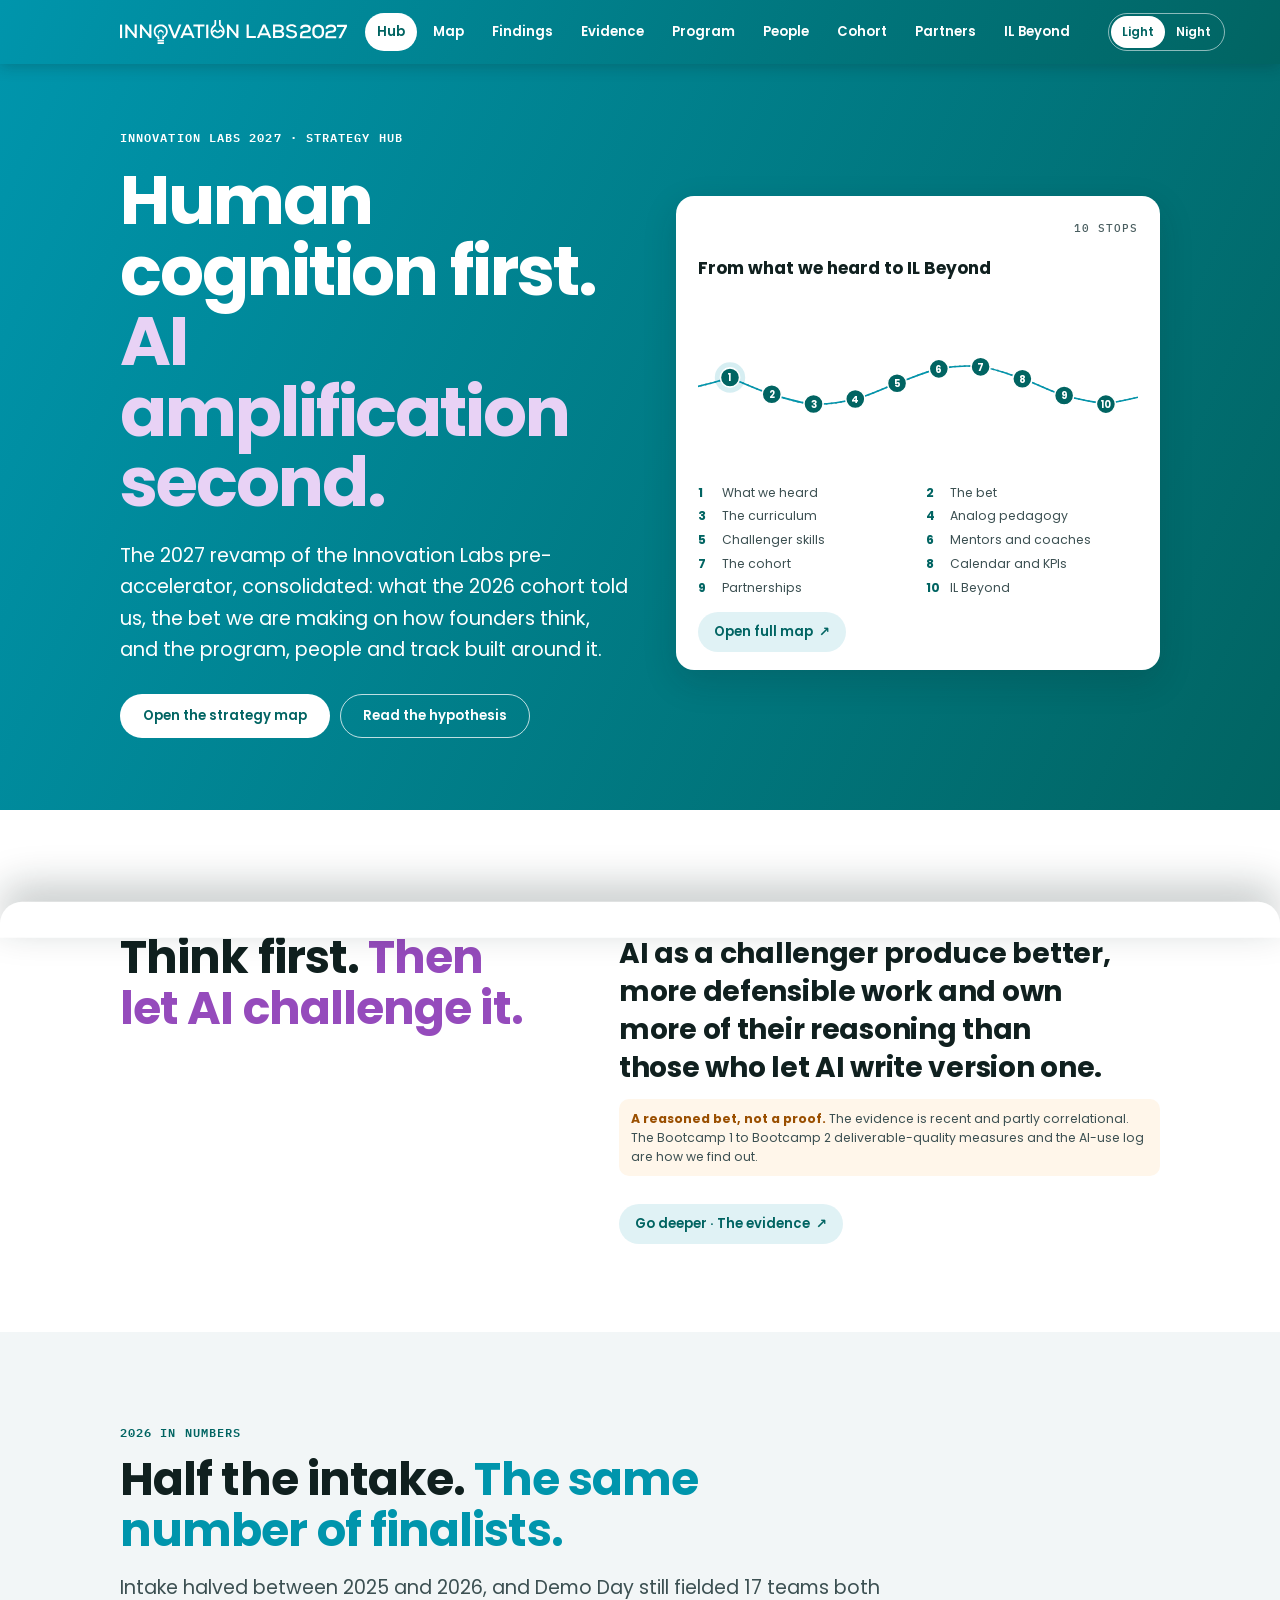
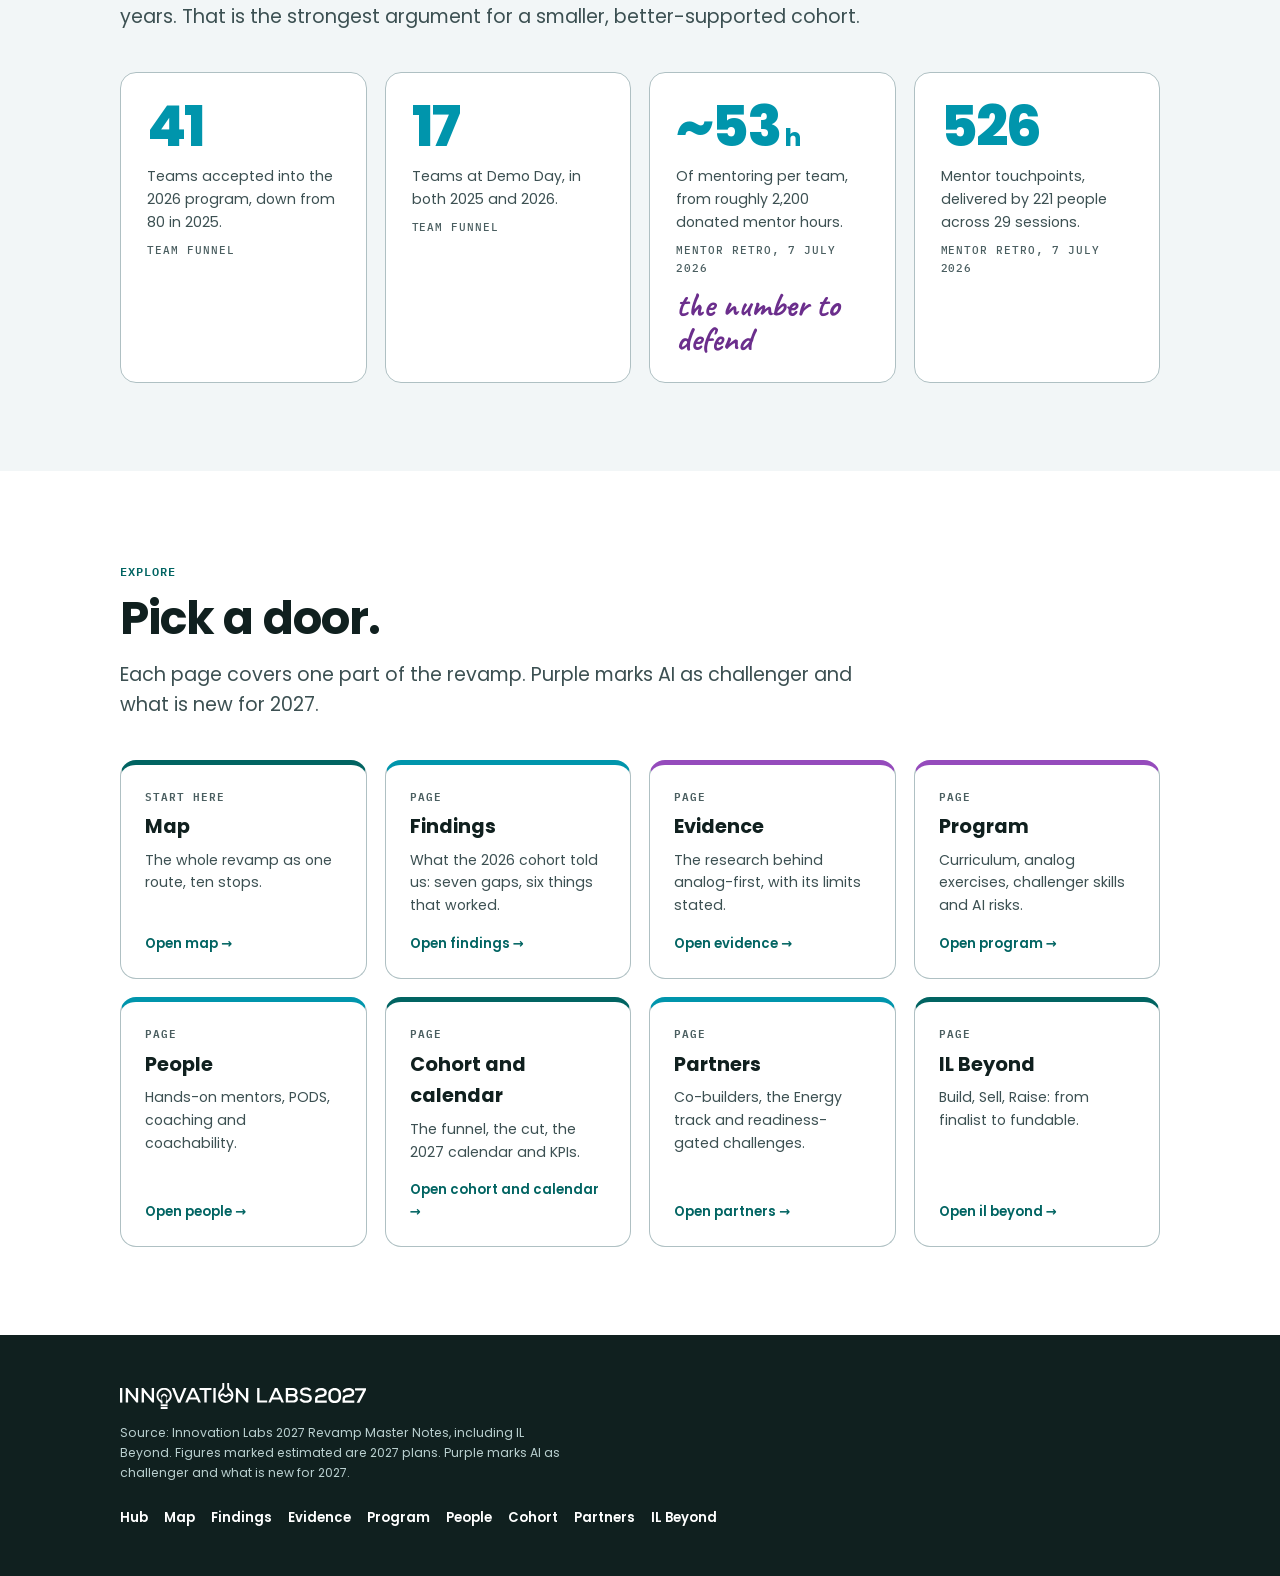
<file: generated-examples/website/IL 2027 Strategy Hub.html>
<!doctype html><html><head><meta charset=utf8><meta name=viewport content="width=device-width,initial-scale=1,viewport-fit=cover"><style>:root{color-scheme:light;box-sizing:border-box;padding-top:env(safe-area-inset-top,0px);padding-bottom:env(safe-area-inset-bottom,0px)}html{scroll-padding-top:env(safe-area-inset-top,0px)}body{margin:0;padding:0;font:14px -apple-system,BlinkMacSystemFont,sans-serif;background:#fff;color:#000}img{max-width:100%}[hidden]:not([hidden=until-found i]){display:none!important}</style></head><body>
<title>IL 2027 Strategy Hub</title>
<link rel="preconnect" href="https://fonts.googleapis.com">
<link rel="preconnect" href="https://fonts.gstatic.com" crossorigin>
<link rel="stylesheet" href="https://fonts.googleapis.com/css2?family=Poppins:wght@400;600;700;800&family=IBM+Plex+Mono:wght@500;600&family=Caveat:wght@700&display=swap">
<style>
/* Layout: IL shell (teal gradient nav) → page band → sticky section chips → alternating flat sections → ink footer.
   Tokens from the bundled Innovation Labs design system. Light by default; Night via data-il="night". */
:root{
  --lilac:#E8D2F5;--route:#0095AC;--scrim:rgba(16,32,31,.45);
  --teal:#0095AC;--teal-deep:#016462;--teal-ink:#016462;
  --purple:#954BBC;--purple-ink:#6B2E8C;--purple-tint:#FBF6FE;
  --surface-page:#F2F6F7;--surface:#FFFFFF;--surface-tint:#EAF7F7;--surface-ink:#10201F;
  --ink:#10201F;--ink-muted:#3C5052;--ink-subtle:#4A5E60;--on-brand:#FFFFFF;--on-action:#FFFFFF;
  --line:#AFC0C3;--line-soft:#D3DEE0;--line-control:#6F8689;
  --action:#016462;--action-soft:rgba(0,149,172,.12);--focus-ring:#954BBC;
  --positive:#2E7650;--positive-soft:#EEF7F1;--caution:#9A4F00;--caution-soft:#FFF6EA;--issue:#B0433A;--issue-soft:#FCEFEC;
  --viz-1:#0095AC;--viz-2:#016462;--viz-ai:#954BBC;--viz-context:#AFC0C3;--viz-grid:#D3DEE0;
  --hero:linear-gradient(115deg,#0095AC,#016462);
  --shadow-hover:0 10px 26px rgba(16,32,31,.14);--shadow-nav:0 2px 14px rgba(16,32,31,.25);--shadow-raised:0 12px 34px rgba(16,32,31,.16);--shadow-sheet:0 -14px 40px rgba(16,32,31,.28);
  --route-glow:none;
  --f-display:"Poppins",ui-sans-serif,system-ui,-apple-system,"Segoe UI",Roboto,sans-serif;
  --f-mono:"IBM Plex Mono",ui-monospace,SFMono-Regular,Menlo,Consolas,monospace;
  --f-hand:"Caveat","Segoe Print","Bradley Hand",cursive;
  --content-max:1120px;--text-max:780px;--nav-h:64px;
  --r-md:10px;--r-row:12px;--r-lg:16px;--r-panel:18px;--r-pill:999px;
  color-scheme:light;
}
:root[data-il="night"]{
  --teal:#2BC4DB;--teal-ink:#2BC4DB;--purple:#C48BEA;--purple-ink:#C48BEA;--purple-tint:#2B1A3A;
  --surface-page:#031E1E;--surface:#0A3433;--surface-tint:#0F4442;--surface-ink:#001A1C;
  --ink:#EAF6F6;--ink-muted:#9BBFC0;--ink-subtle:#7FA5A6;--on-action:#02201F;
  --line:#1C5654;--line-soft:#164B49;--line-control:#4A9896;
  --action:#2BC4DB;--action-soft:rgba(43,196,219,.14);--focus-ring:#C48BEA;
  --positive:#74CC9A;--positive-soft:#123A2A;--caution:#F2B266;--caution-soft:#3A2A12;--issue:#F2958A;--issue-soft:#3D1F1E;
  --viz-2:#8FD8E4;--viz-context:#3E6E6C;
  --hero:linear-gradient(115deg,#016462,#031E1E);
  --shadow-hover:0 10px 26px rgba(0,0,0,.40);--shadow-nav:0 2px 14px rgba(0,0,0,.45);--shadow-raised:0 12px 34px rgba(0,0,0,.45);--shadow-sheet:0 -14px 40px rgba(0,0,0,.50);
  --route-glow:drop-shadow(0 0 6px rgba(43,196,219,.55));
  color-scheme:dark;
}
*{box-sizing:border-box}
html{scroll-behavior:smooth}
body{margin:0;background:var(--surface-page);color:var(--ink-muted);font-family:var(--f-display);font-size:15px;line-height:1.62;-webkit-font-smoothing:antialiased}
h1,h2,h3,h4{font-family:var(--f-display);color:var(--ink);margin:0;text-wrap:balance}
p{margin:0}
a{color:var(--teal-ink);font-weight:600;text-underline-offset:3px}
button{font:inherit;color:inherit}
:focus-visible{outline:3px solid var(--focus-ring);outline-offset:2px;border-radius:6px}
.wrap{max-width:var(--content-max);margin:0 auto;padding-inline:40px}
@media (max-width:620px){.wrap{padding-inline:22px}}
.num{font-variant-numeric:tabular-nums}

/* ---- labels ---- */
.kicker,.label,.meta{font-family:var(--f-mono);text-transform:uppercase;letter-spacing:.09em;font-weight:600}
.kicker{font-size:12px;color:var(--teal-ink)}
.label{font-size:11.4px;color:var(--ink-subtle)}
.meta{font-size:11px;color:var(--ink-subtle);font-weight:500}
.hand{font-family:var(--f-hand);font-size:34px;line-height:1;color:var(--purple-ink);font-weight:700}

/* ---- top nav ---- */
.topnav{position:sticky;top:env(safe-area-inset-top,0px);z-index:40;background:var(--hero);box-shadow:var(--shadow-nav)}
.topnav .wrap{height:var(--nav-h);display:flex;align-items:center;gap:18px}
.logo{display:flex;align-items:center;flex:none;color:#fff;text-decoration:none}
.logo svg{height:24px;width:auto;display:block}
.navlinks{display:flex;gap:4px;margin-left:auto;align-items:center}
.navlinks a{color:#fff;text-decoration:none;font-size:13.2px;font-weight:600;padding:8px 12px;border-radius:var(--r-pill);white-space:nowrap}
.navlinks a:hover{background:rgba(255,255,255,.14)}
.navlinks a[aria-current="page"]{background:#fff;color:#016462}
.navtools{display:flex;gap:8px;align-items:center;margin-left:8px}
.seg{display:inline-flex;border:1.5px solid rgba(255,255,255,.55);border-radius:var(--r-pill);padding:2px}
.seg button{border:0;background:transparent;color:#fff;font-size:12px;font-weight:600;padding:6px 11px;border-radius:var(--r-pill);cursor:pointer;min-height:32px}
.seg button[aria-pressed="true"]{background:#fff;color:#016462}
.menubtn{display:none;border:1.5px solid rgba(255,255,255,.7);background:transparent;color:#fff;border-radius:var(--r-pill);padding:8px 16px;font-size:13.2px;font-weight:600;cursor:pointer;min-height:40px}
.menupanel{display:none}
@media (max-width:1060px){
  .navlinks{display:none}
  .menubtn{display:inline-flex;margin-left:auto}
  .menupanel.open{display:grid;grid-template-columns:repeat(auto-fill,minmax(150px,1fr));gap:8px;background:var(--surface);border-bottom:1.5px solid var(--line);padding:16px 22px;box-shadow:var(--shadow-raised)}
  .menupanel a{display:flex;align-items:center;min-height:44px;padding:8px 14px;border:1.5px solid var(--line);border-radius:var(--r-row);text-decoration:none;color:var(--ink);font-weight:600;font-size:14px}
  .menupanel a[aria-current="page"]{background:var(--action);color:var(--on-action);border-color:var(--action)}
}
.themebtn{display:none;border:1.5px solid rgba(255,255,255,.7);background:transparent;color:#fff;border-radius:999px;padding:0 14px;min-height:40px;font-size:13.2px;font-weight:600;cursor:pointer}
@media (max-width:620px){.seg{display:none}.themebtn{display:inline-flex;align-items:center}.navtools{margin-left:0}.topnav .wrap{gap:10px}}
@media (max-width:520px){.logo svg{height:22px;max-width:46vw}.menubtn{padding:0 14px;min-height:40px;align-items:center}}

/* ---- page band ---- */
.band{background:var(--hero);color:#fff;padding-block:56px 60px}
.band .crumbs{font-size:12.3px;opacity:.9;margin-bottom:18px}
.band .crumbs a{color:#fff;font-weight:600}
.band h1{color:#fff;font-size:clamp(33.4px,5.2vw,67px);line-height:1.06;letter-spacing:-.025em;max-width:900px}
.band h1 em{font-style:normal;color:var(--lilac)}
.band .lead{color:#fff;max-width:var(--text-max);margin-top:18px;font-size:clamp(15.8px,1.6vw,19.4px)}
.band .kicker{color:#fff;opacity:.92;margin-bottom:14px;display:block}

/* ---- section chips ---- */
.secnav{position:sticky;top:calc(env(safe-area-inset-top,0px) + var(--nav-h));z-index:30;background:var(--surface);border-bottom:1.5px solid var(--line-soft)}
.secnav .wrap{display:flex;gap:8px;overflow-x:auto;padding-block:10px;scrollbar-width:none}
.secnav .wrap::-webkit-scrollbar{display:none}
.secnav a{flex:none;text-decoration:none;font-size:13.2px;font-weight:600;color:var(--ink-muted);border:1.5px solid var(--line);border-radius:var(--r-pill);padding:6px 14px;background:var(--surface)}
.secnav a.on{background:var(--action-soft);border-color:var(--teal);color:var(--teal-ink)}
.secnav .prog{height:3px;background:var(--teal);width:0;transition:width .15s linear}

/* ---- sections ---- */
.sec{padding-block:88px;scroll-margin-top:calc(var(--nav-h) + 58px)}
@media (max-width:620px){.sec{padding-block:60px}}
.sec.white{background:var(--surface)}
.sec.tint{background:var(--surface-tint)}
.sec.page{background:var(--surface-page)}
.sechead{max-width:var(--text-max);margin-bottom:40px}
.sechead h2{font-size:clamp(28.2px,3.6vw,45.8px);line-height:1.12;letter-spacing:-.02em;margin-top:10px}
.sechead h2 em{font-style:normal;color:var(--teal)}
.sechead h2 em.ai{color:var(--purple)}
.sechead .lead{margin-top:16px;font-size:clamp(15.8px,1.5vw,19.4px);line-height:1.55}
.sub{margin-top:64px}
.sub>h3{font-size:19.4px;margin-bottom:6px}
.sub>p.intro{max-width:var(--text-max);margin-bottom:22px}
.prose{max-width:72ch}
.prose p+p{margin-top:12px}

/* ---- grids & cards ---- */
.g2,.g3,.g4{display:grid;gap:18px}
.g2{grid-template-columns:repeat(2,minmax(0,1fr))}
.g3{grid-template-columns:repeat(3,minmax(0,1fr))}
.g4{grid-template-columns:repeat(4,minmax(0,1fr))}
@media (max-width:900px){.g3,.g4{grid-template-columns:repeat(2,minmax(0,1fr))}}
@media (max-width:620px){.g2,.g3,.g4{grid-template-columns:1fr}}
.split{display:grid;grid-template-columns:1fr 1.2fr;gap:48px;align-items:start}
@media (max-width:900px){.split{grid-template-columns:1fr;gap:32px}}
.card{background:var(--surface);border:1.5px solid var(--line);border-radius:var(--r-lg);padding:26px;min-width:0}
.white .card,.card.on-white{background:var(--surface-tint);border-color:transparent}
.card h3,.card h4{font-size:17px;line-height:1.3;margin-bottom:8px}
.card p,.card li{font-size:14.1px}
.card .label{display:block;margin-bottom:10px}
.card.ai{background:var(--purple-tint);border:1.5px solid var(--purple)}
.card.ai h3,.card.ai h4{color:var(--purple-ink)}
.card.ai .label{color:var(--purple-ink)}
.card.new{position:relative}
ul.clean{list-style:none;padding:0;margin:0;display:grid;gap:8px}
ul.clean li{position:relative;padding-left:18px}
ul.clean li::before{content:"";position:absolute;left:0;top:.68em;width:7px;height:7px;border-radius:50%;background:var(--teal)}
.card.ai ul.clean li::before{background:var(--purple)}
.qs{margin-top:12px;display:grid;gap:6px}
.qs span{display:block;font-size:13.2px;font-style:italic;color:var(--ink-muted);padding-left:12px;border-left:2px solid var(--purple)}

/* link cards (hub nav) */
.linkcard{display:flex;flex-direction:column;gap:6px;text-decoration:none;color:inherit;font-weight:400;background:var(--surface);border:1.5px solid var(--line);border-top:5px solid var(--teal);border-radius:var(--r-lg);padding:22px 24px 24px;transition:transform .2s ease,box-shadow .2s ease;min-height:100%}
.linkcard.deep{border-top-color:var(--teal-deep)}
.linkcard.ai{border-top-color:var(--purple)}
.linkcard:hover{transform:translateY(-3px);box-shadow:var(--shadow-hover)}
.linkcard h3{font-size:19.4px}
.linkcard p{font-size:14.1px}
.linkcard .go{margin-top:auto;padding-top:10px;font-size:13.2px;font-weight:600;color:var(--teal-ink)}

/* chips */
.chip{display:inline-flex;align-items:center;gap:6px;font-family:var(--f-mono);font-size:10.5px;font-weight:600;letter-spacing:.07em;text-transform:uppercase;padding:4px 10px;border-radius:var(--r-pill);border:1.5px solid var(--line);color:var(--ink-muted);background:var(--surface);white-space:nowrap}
.chip.new{background:var(--purple-tint);border-color:var(--purple);color:var(--purple-ink)}
.chip.est{border-style:dashed;color:var(--ink-muted)}
.chip.caution{background:var(--caution-soft);border-color:var(--caution);color:var(--caution)}
.chip.issue{background:var(--issue-soft);border-color:var(--issue);color:var(--issue)}
.chip.pos{background:var(--positive-soft);border-color:var(--positive);color:var(--positive)}
.chip.dec{background:var(--action-soft);border-color:var(--teal);color:var(--teal-ink)}
.chips{display:flex;flex-wrap:wrap;gap:6px;margin-bottom:12px}

/* notes */
.note{font-size:12.3px;line-height:1.55;color:var(--ink-subtle);margin-top:12px;padding:10px 12px;border-radius:var(--r-md);background:var(--surface-page)}
.white .note{background:var(--surface)}
.card .note{background:var(--surface-page)}
.white .card .note{background:var(--surface)}
.note b{color:var(--ink-muted)}
.note.caution{background:var(--caution-soft);color:var(--ink-muted)}
.note.caution b{color:var(--caution)}

/* stats */
.stat .n{font-size:clamp(38.7px,4.4vw,56.3px);font-weight:800;color:var(--teal);line-height:1;letter-spacing:-.03em;font-variant-numeric:tabular-nums}
.stat .n small{font-size:.45em;font-weight:700;letter-spacing:0;margin-left:4px}
.stat p{margin-top:10px;font-size:14.1px;color:var(--ink-muted)}
.stat .meta{display:block;margin-top:8px}

/* panels */
.panel{background:var(--teal-deep);color:#fff;border-radius:var(--r-panel);padding:34px 36px}
:root[data-il="night"] .panel{background:var(--surface-ink);border:1.5px solid var(--line)}
.panel h3{color:#fff;font-size:22px;margin-bottom:10px}
.panel p,.panel li{color:#fff}
.panel .kicker{color:var(--lilac)}
.panel ul.clean li::before{background:var(--lilac)}
.panel.ink{background:var(--surface-ink)}
@media (max-width:620px){.panel{padding:26px 22px}}
.quote{font-size:clamp(20px,2.4vw,28px);line-height:1.35;font-weight:700;color:var(--ink);letter-spacing:-.01em;max-width:900px;text-wrap:balance}
.panel .quote{color:#fff}

/* steps */
.steps{list-style:none;padding:0;margin:0;display:grid;gap:12px;counter-reset:s}
.steps>li{display:grid;grid-template-columns:44px 1fr;gap:16px;align-items:start;background:var(--surface);border:1.5px solid var(--line);border-radius:var(--r-row);padding:16px 18px;counter-increment:s}
.white .steps>li{background:var(--surface-tint);border-color:transparent}
.steps>li::before{content:counter(s);width:36px;height:36px;border-radius:50%;background:var(--teal-deep);color:#fff;display:grid;place-items:center;font-weight:700;font-size:15px;font-variant-numeric:tabular-nums}
:root[data-il="night"] .steps>li::before{background:var(--teal);color:#02201F}
.steps>li.ai{background:var(--purple-tint);border:1.5px solid var(--purple)}
.steps>li.ai::before{background:var(--purple);color:#fff}
.steps>li b{color:var(--ink);display:block;font-size:15px}
.steps>li.ai b{color:var(--purple-ink)}
.steps>li span{font-size:14.1px}
.steps.row{grid-template-columns:repeat(4,minmax(0,1fr))}
.steps.row>li{grid-template-columns:1fr;gap:10px}
@media (max-width:900px){.steps.row{grid-template-columns:repeat(2,minmax(0,1fr))}}
@media (max-width:620px){.steps.row{grid-template-columns:1fr}.steps.row>li{grid-template-columns:44px 1fr}}

/* flow line */
.flow{display:flex;flex-wrap:wrap;gap:8px;align-items:center}
.flow span{font-size:13.2px;font-weight:600;padding:6px 12px;border-radius:var(--r-pill);background:var(--surface);border:1.5px solid var(--line);color:var(--ink)}
.flow span.ai{background:var(--purple-tint);border-color:var(--purple);color:var(--purple-ink)}
.flow i{font-style:normal;color:var(--ink-subtle)}
.flow.not span{text-decoration:line-through;color:var(--ink-subtle);background:transparent;border-style:dashed}

/* expand */
details.x{background:var(--surface);border:1.5px solid var(--line);border-radius:var(--r-row)}
.white details.x{background:var(--surface-tint);border-color:transparent}
details.x+details.x{margin-top:10px}
details.x summary{list-style:none;cursor:pointer;display:flex;align-items:center;gap:14px;padding:16px 20px;font-weight:600;color:var(--ink);min-height:44px}
details.x summary::-webkit-details-marker{display:none}
details.x summary .sm{font-weight:400;font-size:13.2px;color:var(--ink-subtle);margin-left:auto;text-align:right}
details.x summary::after{content:"+";flex:none;width:28px;height:28px;border-radius:50%;display:grid;place-items:center;background:var(--action-soft);color:var(--teal-ink);font-size:18px;font-weight:600;transition:transform .25s ease}
details.x[open] summary::after{transform:rotate(45deg)}
details.x .xb{padding:0 20px 20px;font-size:14.1px}
details.x .xb p+p,details.x .xb p+ul,details.x .xb ul+p{margin-top:10px}

/* buttons */
.btns{display:flex;flex-wrap:wrap;gap:10px;margin-top:28px}
.btn{display:inline-flex;align-items:center;gap:8px;min-height:44px;padding:0 22px;border-radius:var(--r-pill);font-size:13.2px;font-weight:600;text-decoration:none;cursor:pointer;border:1.5px solid transparent}
.btn.primary{background:var(--action);color:var(--on-action)}
.btn.secondary{background:var(--surface);border-color:var(--line-control);color:var(--teal-ink)}
.btn.secondary:hover{background:var(--action-soft)}
.btn.onbrand{background:#fff;color:#016462}
.btn.ghost{border-color:rgba(255,255,255,.75);color:#fff;background:transparent}
.btn.ghost:hover{background:rgba(255,255,255,.12)}
.deeper{display:inline-flex;align-items:center;gap:6px;background:var(--action-soft);color:var(--teal-ink);font-weight:600;font-size:13.2px;padding:8px 16px;border-radius:var(--r-pill);text-decoration:none;min-height:40px}
.deeper::after{content:"↗"}

/* tables */
.tblw{overflow-x:auto;border:1.5px solid var(--line);border-radius:var(--r-row);background:var(--surface)}
table{border-collapse:collapse;width:100%;font-size:14.1px}
th,td{text-align:left;padding:12px 16px;border-bottom:1px solid var(--line-soft);vertical-align:top}
th{font-family:var(--f-mono);font-size:11px;letter-spacing:.08em;text-transform:uppercase;color:var(--ink-subtle);font-weight:600;background:var(--surface-tint)}
td{color:var(--ink-muted)}
td:first-child{color:var(--ink);font-weight:600}
tr:last-child td{border-bottom:0}
td.r,th.r{text-align:right;font-variant-numeric:tabular-nums}
td.est,th.est{color:var(--purple-ink)}
tr.tot td{font-weight:700;color:var(--ink);background:var(--surface-tint)}
@media (max-width:620px){
  table.stack thead{display:none}
  table.stack tr{display:block;border-bottom:1.5px solid var(--line)}
  table.stack tr:last-child{border-bottom:0}
  table.stack td{display:block;border:0;padding:6px 16px}
  table.stack td:first-child{padding-top:14px}
  table.stack td:last-child{padding-bottom:14px}
  table.stack td[data-k]::before{content:attr(data-k);display:block;font-family:var(--f-mono);font-size:10.5px;letter-spacing:.08em;text-transform:uppercase;color:var(--ink-subtle)}
}

/* charts */
.chart{background:var(--surface);border:1.5px solid var(--line);border-radius:var(--r-lg);padding:24px}
.white .chart{background:var(--surface-tint);border-color:transparent}
.chart h4{font-size:17px;margin-bottom:4px}
.chart svg{width:100%;height:auto;display:block;margin-top:14px;overflow:visible}
.chart .t{font-family:var(--f-display);font-size:13px;fill:var(--ink-muted)}
.chart .tv{font-family:var(--f-display);font-size:14px;font-weight:700;fill:var(--ink)}
.chart .ta{font-family:var(--f-mono);font-size:11px;fill:var(--ink-subtle);letter-spacing:.06em}
.legend{display:flex;flex-wrap:wrap;gap:16px;margin-top:12px;font-size:12.3px}
.legend i{display:inline-block;width:12px;height:12px;border-radius:3px;margin-right:6px;vertical-align:-1px}

/* timeline */
.tl{list-style:none;margin:0;padding:0;position:relative;display:grid;gap:0}
.tl li{display:grid;grid-template-columns:150px 22px 1fr;gap:14px;align-items:start;padding-bottom:20px;position:relative}
.tl li::after{content:"";position:absolute;left:calc(150px + 14px + 10px);top:18px;bottom:0;width:2px;background:var(--line-soft)}
.tl li:last-child::after{display:none}
.tl .when{font-family:var(--f-mono);font-size:11.4px;font-weight:600;letter-spacing:.05em;text-transform:uppercase;color:var(--teal-ink);padding-top:3px;text-align:right}
.tl .dot{width:14px;height:14px;border-radius:50%;background:var(--teal-deep);margin:5px 0 0 3px;position:relative;z-index:1}
:root[data-il="night"] .tl .dot{background:var(--teal)}
.tl li.est .dot{background:var(--surface);border:2px dashed var(--line-control)}
.tl li.est .when{color:var(--ink-subtle)}
.tl .what{font-size:14.1px}
.tl .what b{color:var(--ink)}
@media (max-width:620px){
  .tl li{grid-template-columns:22px 1fr;gap:12px}
  .tl li::after{left:10px}
  .tl .when{grid-column:2;grid-row:1;text-align:left}
  .tl .dot{grid-column:1;grid-row:1}
  .tl .what{grid-column:2}
}
.segctl{display:inline-flex;border:1.5px solid var(--line-control);border-radius:var(--r-pill);padding:3px;background:var(--surface);margin-bottom:24px}
.segctl button{border:0;background:transparent;padding:8px 18px;border-radius:var(--r-pill);font-weight:600;font-size:13.2px;color:var(--teal-ink);cursor:pointer;min-height:38px}
.segctl button[aria-pressed="true"]{background:var(--action);color:var(--on-action)}

/* ---- home hero ---- */
.hero{background:var(--hero);color:#fff;padding-block:64px 72px}
.hero .grid{display:grid;grid-template-columns:1.05fr 1fr;gap:48px;align-items:center}
@media (max-width:900px){.hero .grid{grid-template-columns:1fr;gap:36px}}
.hero h1{color:#fff;font-size:clamp(40.5px,5.4vw,76px);line-height:1.02;letter-spacing:-.03em}
.hero h1 em{font-style:normal;color:var(--lilac);display:block}
.hero .lead{color:#fff;font-size:clamp(15.8px,1.6vw,19.4px);margin-top:22px;max-width:46ch}
.hero .kicker{color:#fff;display:block;margin-bottom:18px}
.minimap{background:var(--surface);border-radius:var(--r-panel);padding:22px 22px 18px;box-shadow:var(--shadow-raised);color:var(--ink-muted)}
.minimap .top{display:flex;justify-content:space-between;align-items:baseline;gap:12px;flex-wrap:wrap}
.minimap h2{font-size:17px}
.minimap svg{width:100%;height:auto;display:block;margin-block:8px 4px}
.minimap .mm-stop{cursor:pointer}
.minimap ol{list-style:none;padding:0;margin:4px 0 14px;display:grid;grid-template-columns:repeat(2,minmax(0,1fr));gap:4px 16px;font-size:12.3px}
.minimap ol li{display:flex;gap:8px}
.minimap ol li b{font-variant-numeric:tabular-nums;color:var(--teal-ink);min-width:16px}
@media (max-width:420px){.minimap ol{grid-template-columns:1fr}}

/* ---- full map ---- */
.mapfield{background:var(--surface-tint);border-radius:var(--r-panel);padding:28px 24px 24px;position:relative;overflow:hidden}
:root[data-il="night"] .mapfield{background:var(--surface-page);border:1.5px solid var(--line)}
.mapstage{position:relative;width:100%;aspect-ratio:1100/470}
.mapstage svg{position:absolute;inset:0;width:100%;height:100%;overflow:visible}
.route-solid{stroke:var(--route);stroke-width:4;fill:none;stroke-linecap:round;filter:var(--route-glow)}
.route-ahead{stroke:var(--line-control);stroke-width:4;fill:none;stroke-dasharray:2 10;stroke-linecap:round}
.stem{stroke:var(--line);stroke-width:1.5}
.contour{stroke:var(--teal);stroke-opacity:.09;stroke-width:1.5;fill:none}
.stop{cursor:pointer;outline:none}
.stop .halo{fill:var(--route);opacity:0}
.stop .disc{fill:var(--teal-deep);stroke:var(--surface);stroke-width:4;transition:r .2s ease}
.stop.ahead .disc{fill:var(--surface);stroke:var(--line-control);stroke-width:3}
.stop.ahead .n{fill:var(--ink)}
.stop.first .halo{opacity:.16}
.stop.cur .disc{fill:var(--purple);stroke:var(--surface)}
.stop.cur .n{fill:#fff}
.stop.cur .halo{fill:var(--purple);opacity:.2}
.stop .n{fill:#fff;font-family:var(--f-display);font-weight:700;font-size:17px;text-anchor:middle;dominant-baseline:central;pointer-events:none;font-variant-numeric:tabular-nums}
.stop:hover .disc,.stop:focus-visible .disc{r:24}
.stop:focus-visible .halo{opacity:.3}
:root[data-il="night"] .stop .disc{stroke:var(--surface-page)}
:root[data-il="night"] .stop:not(.ahead):not(.cur) .disc{fill:#016462;stroke:#2BC4DB;stroke-width:2.5}
.mlabel{position:absolute;width:min(15.6%,172px);transform:translate(-50%,0);background:var(--surface);border:1.5px solid var(--line);border-radius:var(--r-md);padding:8px 10px;font-size:12.3px;line-height:1.35;cursor:pointer;text-align:left;transition:border-color .2s,box-shadow .2s}
.mlabel.up{transform:translate(-50%,-100%)}
.mlabel b{display:block;color:var(--ink);font-size:13.2px}
.mlabel span{color:var(--ink-subtle)}
.mlabel:hover{box-shadow:var(--shadow-hover)}
.mlabel.cur{border-color:var(--purple);background:var(--purple-tint)}
.mlabel.cur b{color:var(--purple-ink)}
.mapdetail{margin-top:22px;display:grid;grid-template-columns:1fr 1.2fr;gap:36px;background:var(--surface);border:1.5px solid var(--line);border-radius:var(--r-lg);padding:28px}
.mapdetail h3{font-size:clamp(22px,2.4vw,30px);line-height:1.15;margin:8px 0 10px}
.mapdetail .kicker{color:var(--purple-ink)}
.mapdetail .ctrl{display:flex;gap:8px;margin-top:20px;flex-wrap:wrap}
.vroute{display:none}
@media (max-width:820px){
  .mapstage,.mapdetail,.mapfield .maphint{display:none}
  .mapfield{padding:18px 16px}
  .vroute{display:block;list-style:none;margin:0;padding:0}
}
.vroute li{display:grid;grid-template-columns:44px 1fr;gap:14px;position:relative;padding-bottom:12px}
.vroute li::before{content:"";position:absolute;left:21px;top:40px;bottom:-4px;width:4px;background:var(--route);border-radius:2px}
.vroute li:last-child::before{display:none}
.vroute .vn{width:44px;height:44px;border-radius:50%;background:var(--teal-deep);color:#fff;display:grid;place-items:center;font-weight:700;border:4px solid var(--surface-tint);position:relative;z-index:1;font-variant-numeric:tabular-nums}
:root[data-il="night"] .vroute .vn{border-color:var(--surface-page)}
.vroute li.cur .vn{background:var(--purple)}
.vroute button{all:unset;cursor:pointer;display:block;background:var(--surface);border:1.5px solid var(--line);border-radius:var(--r-md);padding:10px 14px;min-height:44px;box-sizing:border-box}
.vroute button:focus-visible{outline:3px solid var(--focus-ring);outline-offset:2px}
.vroute li.cur button{border-color:var(--purple);background:var(--purple-tint)}
.vroute b{display:block;color:var(--ink);font-size:15px}
.vroute span{font-size:13.2px;color:var(--ink-subtle)}

/* sheet */
.scrim{position:fixed;inset:0;background:var(--scrim);z-index:60;opacity:0;pointer-events:none;transition:opacity .25s}
.scrim.open{opacity:1;pointer-events:auto}
.sheet{position:fixed;left:0;right:0;bottom:0;z-index:61;background:var(--surface);border-radius:22px 22px 0 0;box-shadow:var(--shadow-sheet);padding:12px 22px calc(24px + env(safe-area-inset-bottom,0px));max-height:82vh;overflow:auto;transform:translateY(105%);transition:transform .3s cubic-bezier(.3,.1,.2,1)}
.sheet.open{transform:translateY(0)}
.sheet .grab{width:44px;height:5px;border-radius:3px;background:var(--line);margin:0 auto 14px}
.sheet h3{font-size:22px;margin:6px 0 8px}
.sheet .kicker{color:var(--purple-ink)}
.sheet .row{display:flex;gap:8px;flex-wrap:wrap;margin-top:18px}

/* footer */
footer{background:var(--surface-ink);color:#B9CFCF;padding-block:48px}
footer .wrap{display:flex;flex-wrap:wrap;justify-content:space-between;gap:24px;align-items:flex-start}
footer p{font-size:12.3px;max-width:56ch;color:#B9CFCF}
footer .logo svg{height:26px}
footer nav{display:flex;flex-wrap:wrap;gap:6px 16px}
footer nav a{color:#fff;font-size:13.2px;text-decoration:none}

.refs{list-style:none;padding:0;margin:0;display:grid;gap:10px;font-size:13.2px}
.refs li{display:grid;grid-template-columns:40px 1fr;gap:8px;min-width:0}
.refs li span:first-child{font-family:var(--f-mono);color:var(--ink-subtle);font-size:12px}
.refs a{word-break:break-word;font-weight:500}

.view[hidden]{display:none!important}
.mt18{margin-top:18px}.mt26{margin-top:26px}.mt40{margin-top:40px}
.twocol{display:grid;grid-template-columns:1fr 1fr;gap:18px}
@media (max-width:620px){.twocol{grid-template-columns:1fr}}
@media (prefers-reduced-motion:reduce){*,*::before,*::after{transition:none!important;animation:none!important;scroll-behavior:auto!important}}
</style>

<template id="logo-tpl"><svg role="img" aria-label="Innovation Labs 2027" xmlns="http://www.w3.org/2000/svg" viewBox="0 0 505.84 53.42"> <g> <g> <path fill="#fff" d="M90.71,9.72c-8.67,0-15.7,7.03-15.7,15.7,0,5.41,2.74,10.18,6.91,13,.11.07.22.14.33.22.85.64,1.41,1.65,1.41,2.8v.65h3.97v-.65c0-.33-.03-.65-.07-.98h.01l-2.04-11.67-.84.13,1.39,8.01c-.41-.55-.9-1.05-1.46-1.46-.18-.13-.37-.26-.56-.37-3.19-2.2-5.09-5.8-5.09-9.67,0-6.47,5.26-11.74,11.73-11.74s11.73,5.27,11.73,11.74c0,3.79-1.83,7.34-4.91,9.54-.37.21-.72.45-1.05.72-.44.36-.83.76-1.16,1.2l1.39-7.95-.85-.1-1.92,10.98c-.03.12-.04.25-.06.38l-.05.26s0,.06-.01.08l-.02.25v1.31h3.96v-1.08c.11-.92.57-1.72,1.25-2.28.19-.15.39-.29.61-.4,4.1-2.84,6.78-7.56,6.78-12.91,0-8.67-7.03-15.7-15.69-15.7Z"/> <rect fill="#fff" x="83.66" y="49.45" width="14.09" height="3.97"/> <polygon fill="#fff" points="83.66 43.79 83.66 47.76 97.75 47.76 97.75 43.79 87.63 43.79 83.66 43.79"/> <path fill="#fff" d="M90.57,25.34c.7,0,1.33.36,1.69.97.78,1.33,2.11,2.24,3.6,2.53l.85.1.6-3.44c-.14.04-.29.06-.45.06-.15,0-.29-.02-.42-.05-.53-.11-.98-.44-1.27-.93-.96-1.62-2.72-2.62-4.6-2.62s-3.64,1-4.6,2.62c-.24.41-.6.7-1.03.85-.2.08-.43.12-.66.12-.06,0-.12,0-.18-.01l.59,3.38.84-.13c1.38-.35,2.6-1.23,3.34-2.48.36-.61.99-.97,1.69-.97Z"/> <rect fill="#fff" y="10.28" width="4.76" height="30.03"/> <polygon fill="#fff" points="32.52 31.64 15.49 10.28 11.8 10.28 11.8 40.3 16.65 40.3 16.65 19.12 33.68 40.3 37.32 40.3 37.32 10.28 32.52 10.28 32.52 31.64"/> <polygon fill="#fff" points="65.14 31.64 48.11 10.28 44.42 10.28 44.42 40.3 49.27 40.3 49.27 19.12 66.3 40.3 69.94 40.3 69.94 10.28 65.14 10.28 65.14 31.64"/> <polygon fill="#fff" points="131.27 10.28 121.66 34.69 112.09 10.28 106.69 10.28 119.17 40.43 124.19 40.43 136.63 10.28 131.27 10.28"/> <path fill="#fff" d="M226.07,12.06c-.11-.07-.22-.14-.33-.22-.85-.64-1.41-1.67-1.41-2.82V0h-3.96v9.02c0,2.35,1.12,4.6,3,6.01.18.15.36.27.56.39,3.13,2.17,5.02,5.72,5.08,9.53-.28-.17-.51-.4-.69-.69-.96-1.64-2.72-2.65-4.6-2.65s-3.64,1.01-4.61,2.64c-.36.61-.99.98-1.69.98s-1.33-.36-1.69-.97c-.96-1.64-2.73-2.65-4.61-2.65s-3.65,1.01-4.6,2.64c-.23.39-.57.69-.98.84.02-3.8,1.85-7.34,4.91-9.55.37-.21.72-.45,1.05-.72,1.48-1.23,2.43-2.98,2.66-4.9l.03-.24V0h-3.97v9.44c-.11.92-.57,1.74-1.25,2.3-.2.16-.4.29-.62.4-4.1,2.85-6.78,7.6-6.78,13,0,8.73,7.03,15.8,15.7,15.8s15.7-7.07,15.7-15.8c0-5.45-2.74-10.25-6.91-13.09ZM217.29,36.95c-5.31,0-9.81-3.58-11.25-8.46,1.41-.33,2.65-1.23,3.41-2.5.36-.61.99-.98,1.69-.98s1.33.37,1.69.98c.96,1.62,2.73,2.64,4.61,2.64s3.64-1.02,4.6-2.64c.36-.61.99-.98,1.69-.98s1.33.37,1.69.98c.7,1.2,1.84,2.05,3.13,2.43-1.41,4.93-5.93,8.53-11.26,8.53Z"/> <path fill="#fff" d="M147.55,10.28l-13.47,30.03h5.1l2.83-6.3h16.25l2.88,6.3h5.1l-13.47-30.03h-5.23ZM143.82,29.63l6.35-14.29,6.35,14.29h-12.69Z"/> <polygon fill="#fff" points="163.41 14.61 173.28 14.61 173.28 40.31 178.13 40.31 178.13 14.61 187.95 14.61 187.95 10.28 163.41 10.28 163.41 14.61"/> <rect fill="#fff" x="191.85" y="10.28" width="4.76" height="30.03"/> <polygon fill="#fff" points="258.79 31.64 241.76 10.28 238.07 10.28 238.07 40.3 242.92 40.3 242.92 19.12 259.95 40.3 263.59 40.3 263.59 10.28 258.79 10.28 258.79 31.64"/> <polygon fill="#fff" points="286.63 10.28 281.82 10.28 281.82 40.3 302.45 40.3 302.45 35.85 286.63 35.85 286.63 10.28"/> <path fill="#fff" d="M394.15,30.97c-.33-6.25-6.02-7.91-12.02-8.74-3.95-.56-7.29-1.37-7.29-4.29s2.92-4.55,6.95-4.55c3.13.04,6.01,1.29,7.42,3.34l3.65-2.44c-2.53-4.03-6.86-5.06-11.2-5.06-5.4,0-11.62,2.4-11.58,8.62,0,6.43,5.66,7.94,11.62,8.75,4.2.56,7.68,1.67,7.68,4.93,0,3.78-3.99,4.98-7.59,4.98s-7.21-1.29-9.35-4.93l-3.6,2.4c2.74,5.06,7.16,6.82,12.91,6.82.56,0,1.11-.03,1.66-.07,2.2.07,6.34-1.49,7.46-2.29,4.1-2.9,3.15-7.34,3.28-7.48Z"/> <path fill="#fff" d="M318.2,10.28l-13.47,30.03h5.11l2.83-6.3h16.26l2.87,6.3h5.1l-13.47-30.03h-5.23ZM314.46,29.63l6.35-14.29,6.35,14.29h-12.69Z"/> <path fill="#fff" d="M360.47,24.82c2.83-1.16,4.16-3.43,4.16-5.96,0-5.96-4.51-8.58-10.21-8.58h-13.77v30.03h13.77c5.92,0,11.15-2.02,11.15-8.58,0-2.27-1.5-5.83-5.1-6.9ZM345.41,14.61h9.01c3.6,0,5.45,2.23,5.45,4.33,0,2.36-1.8,3.78-5.4,3.78h-9.05v-8.11ZM354.42,35.85h-9.01v-8.84h9.05c2.74,0,6.31,1.46,6.31,4.68s-3.69,4.16-6.35,4.16Z"/> </g> <g> <path fill="#fff" d="M405.73,36.02h19.16v4.68h-24.14v-7.56c0-5.71,4.47-9.02,12.16-9.02,4.12,0,6.92-1.85,6.92-4.6,0-3.01-2.45-4.77-6.62-4.77s-7.04,1.76-7.13,4.51h-5.15c.34-5.67,4.9-9.02,12.29-9.02s11.68,3.52,11.68,9.19c0,6.01-4.17,9.19-11.94,9.19-4.51,0-7.22,1.68-7.22,4.51v2.88Z"/> <path fill="#fff" d="M428.06,28.59v-5.88c0-7.56,5.28-12.67,13.06-12.67s13.06,5.11,13.06,12.67v5.88c0,7.52-5.28,12.63-13.06,12.63s-13.06-5.11-13.06-12.63ZM449.11,28.59v-5.88c0-4.72-3.18-7.9-7.99-7.9s-7.99,3.18-7.99,7.9v5.88c0,4.72,3.18,7.9,7.99,7.9s7.99-3.18,7.99-7.9Z"/> <path fill="#fff" d="M462.25,36.02h19.16v4.68h-24.14v-7.56c0-5.71,4.47-9.02,12.16-9.02,4.12,0,6.92-1.85,6.92-4.6,0-3.01-2.45-4.77-6.62-4.77s-7.04,1.76-7.13,4.51h-5.15c.34-5.67,4.9-9.02,12.29-9.02s11.68,3.52,11.68,9.19c0,6.01-4.17,9.19-11.94,9.19-4.51,0-7.22,1.68-7.22,4.51v2.88Z"/> <path fill="#fff" d="M505.84,10.64v2.88l-13.92,27.19h-5.75l13.19-25.34h-16.41v-4.72h22.89Z"/> </g> </g> </svg></template>

<header class="topnav" id="top">
  <div class="wrap">
    <a class="logo" href="#home" aria-label="Innovation Labs 2027, strategy hub home" data-logo></a>
    <nav class="navlinks" id="navlinks" aria-label="Main"></nav>
    <button class="menubtn" id="menubtn" aria-expanded="false" aria-controls="menupanel">Menu</button>
    <div class="navtools">
      <div class="seg" role="group" aria-label="Theme">
        <button id="th-light" aria-pressed="true">Light</button>
        <button id="th-night" aria-pressed="false">Night</button>
      </div>
      <button class="themebtn" id="th-toggle" aria-label="Switch to Night theme">Night</button>
    </div>
  </div>
  <nav class="menupanel" id="menupanel" aria-label="Main menu"></nav>
</header>

<!-- ================= HOME ================= -->
<main class="view" data-view="home">
  <section class="hero">
    <div class="wrap grid">
      <div>
        <span class="kicker">Innovation Labs 2027 · Strategy hub</span>
        <h1>Human cognition first. <em>AI amplification second.</em></h1>
        <p class="lead">The 2027 revamp of the Innovation Labs pre-accelerator, consolidated: what the 2026 cohort told us, the bet we are making on how founders think, and the program, people and track built around it.</p>
        <div class="btns">
          <a class="btn onbrand" href="#map">Open the strategy map</a>
          <a class="btn ghost" href="#evidence.hypothesis">Read the hypothesis</a>
        </div>
      </div>
      <div class="minimap" aria-label="Compact strategy route">
        <div class="top"><span class="kicker">The route</span><span class="meta">10 stops</span></div>
        <h2>From what we heard to IL Beyond</h2>
        <svg id="minimap-svg" viewBox="0 0 1100 470" role="img" aria-label="Route with ten numbered stops"></svg>
        <ol id="minimap-list"></ol>
        <a class="deeper" href="#map">Open full map</a>
      </div>
    </div>
  </section>

  <section class="sec white">
    <div class="wrap split">
      <div class="sechead" style="margin:0">
        <span class="kicker">The hypothesis</span>
        <h2>Think first. <em class="ai">Then let AI challenge it.</em></h2>
      </div>
      <div>
        <p class="quote">Founders who think first and use AI as a challenger produce better, more defensible work and own more of their reasoning than those who let AI write version one.</p>
        <p class="note caution"><b>A reasoned bet, not a proof.</b> The evidence is recent and partly correlational. The Bootcamp 1 to Bootcamp 2 deliverable-quality measures and the AI-use log are how we find out.</p>
        <div class="btns"><a class="deeper" href="#evidence">Go deeper · The evidence</a></div>
      </div>
    </div>
  </section>

  <section class="sec page">
    <div class="wrap">
      <div class="sechead">
        <span class="kicker">2026 in numbers</span>
        <h2>Half the intake. <em>The same number of finalists.</em></h2>
        <p class="lead">Intake halved between 2025 and 2026, and Demo Day still fielded 17 teams both years. That is the strongest argument for a smaller, better-supported cohort.</p>
      </div>
      <div class="g4">
        <div class="card stat"><div class="n num">41</div><p>Teams accepted into the 2026 program, down from 80 in 2025.</p><span class="meta">Team funnel</span></div>
        <div class="card stat"><div class="n num">17</div><p>Teams at Demo Day, in both 2025 and 2026.</p><span class="meta">Team funnel</span></div>
        <div class="card stat"><div class="n num">~53<small>h</small></div><p>Of mentoring per team, from roughly 2,200 donated mentor hours.</p><span class="meta">Mentor retro, 7 July 2026</span><div class="hand" style="margin-top:10px">the number to defend</div></div>
        <div class="card stat"><div class="n num">526</div><p>Mentor touchpoints, delivered by 221 people across 29 sessions.</p><span class="meta">Mentor retro, 7 July 2026</span></div>
      </div>
    </div>
  </section>

  <section class="sec white">
    <div class="wrap">
      <div class="sechead">
        <span class="kicker">Explore</span>
        <h2>Pick a door.</h2>
        <p class="lead">Each page covers one part of the revamp. Purple marks AI as challenger and what is new for 2027.</p>
      </div>
      <div class="g4" id="homecards"></div>
    </div>
  </section>
</main>

<!-- ================= MAP ================= -->
<main class="view" data-view="map" hidden>
  <div class="band"><div class="wrap">
    <div class="crumbs"><a href="#home">Hub</a> / Map</div>
    <h1>One route through <em>the 2027 revamp.</em></h1>
    <p class="lead">Ten stops, in the order the strategy builds: from what the 2026 cohort told us to the investment track that follows the program. Select a stop for the detail.</p>
  </div></div>
  <section class="sec page" style="padding-top:48px">
    <div class="wrap">
      <div class="mapfield">
        <div class="mapstage" id="mapstage">
          <svg id="map-svg" viewBox="0 0 1100 470" role="group" aria-label="Strategy route with ten stops"></svg>
        </div>
        <ol class="vroute" id="vroute"></ol>
      </div>
      <div class="mapdetail" id="mapdetail" aria-live="polite"></div>
    </div>
  </section>
</main>

<!-- ================= FINDINGS ================= -->
<main class="view" data-view="findings" hidden>
  <div class="band"><div class="wrap">
    <div class="crumbs"><a href="#home">Hub</a> / Findings</div>
    <span class="kicker">2026 cohort interviews</span>
    <h1>A sound program. <em>Seven gaps to close.</em></h1>
    <p class="lead">Each edition is a new iteration based on the last. The findings from the 2026 cohort are improvement targets on a program that is fundamentally sound.</p>
  </div></div>
  <nav class="secnav" aria-label="On this page"><div class="wrap"></div><div class="prog"></div></nav>

  <section class="sec page" id="findings.gaps" data-title="Structural gaps">
    <div class="wrap">
      <div class="sechead"><span class="kicker">What needs fixing</span><h2>Seven structural gaps.</h2></div>
      <div class="g3">
        <div class="card"><span class="chip issue">Gap</span><h3 class="mt18">Hardware teams are underserved</h3><p>The mentor pool is software-biased, so hardware teams are systematically left with less relevant help.</p></div>
        <div class="card"><span class="chip issue">Gap</span><h3 class="mt18">Mentor advice contradicts itself</h3><p>There is no mechanism for teams to reconcile conflicting advice from different mentors.</p></div>
        <div class="card"><span class="chip issue">Gap</span><h3 class="mt18">Bootcamps are compressed</h3><p>Hackathon, Bootcamp 1 and Bootcamp 2 ran on three consecutive weekends. One participant missed Bootcamp 1 because of the pileup; another asked for an extra week to act on conflicting feedback.</p></div>
        <div class="card"><span class="chip issue">Gap</span><h3 class="mt18">Travel falls on non-Bucharest teams</h3><p>The travel burden lands disproportionately on teams from outside Bucharest.</p></div>
        <div class="card"><span class="chip issue">Gap</span><h3 class="mt18">Online semifinals break continuity</h3><p>Earlier stages are in person. Participants found it backwards that Boost Day was physical while the Semifinals were online.</p></div>
        <div class="card"><span class="chip issue">Gap</span><h3 class="mt18">Deliverables go unreviewed</h3><p>At least one team uploaded deliverables to Drive, was told they would be reviewed, and never got feedback.</p></div>
        <div class="card"><span class="chip issue">Gap</span><h3 class="mt18">Hybrid Unplugged fails online</h3><p>Audio needed constant concentration and chat went unread. One participant waited 35 minutes to be called on, in a session that ended without reaching the online audience.</p></div>
      </div>
    </div>
  </section>

  <section class="sec white" id="findings.signals" data-title="What worked">
    <div class="wrap">
      <div class="sechead"><span class="kicker">What worked</span><h2>Community is the product. <em>Protect it.</em></h2><p class="lead">Networking and community are the dominant value driver across teams. Bootcamp 1 and the Pitch Prep Workshop are the highest-rated format elements, and the revamp uses them as the template for good.</p></div>
      <div class="g3">
        <div class="card"><span class="chip pos">Worked</span><h3 class="mt18">Networking and community</h3><p>The dominant value driver across teams.</p></div>
        <div class="card"><span class="chip pos">Worked</span><h3 class="mt18">Bootcamp 1 and Pitch Prep</h3><p>The highest-rated format elements of 2026.</p></div>
        <div class="card"><span class="chip pos">Worked</span><h3 class="mt18">Pre-recorded theory</h3><p>Teams watched at their own pace, paused, took notes, and brought questions to the Bootcamps and Office Hours.</p></div>
        <div class="card"><span class="chip pos">Worked</span><h3 class="mt18">Unplugged Talks, done right</h3><p>Hosted at real company offices, about an hour long, heavy on Q&amp;A, with speakers who talked about what went wrong too.</p></div>
        <div class="card"><span class="chip pos">Worked</span><h3 class="mt18">Outcomes after the program</h3><p>Multiple teams report investor inbound and ongoing mentor relationships.</p></div>
        <div class="card"><span class="chip pos">Worked</span><h3 class="mt18">Hands-on impact</h3><p>A mentor spent two hours teaching a team to build their first website and paid for their first month of subscription. One introverted team member visibly opened up over the program.</p><p class="note">From the mentor retro.</p></div>
      </div>
    </div>
  </section>

  <section class="sec page" id="findings.coachability" data-title="Coachability">
    <div class="wrap split">
      <div class="sechead" style="margin:0"><span class="kicker">Coachability</span><h2>Feedback only works <em>if teams can hear it.</em></h2></div>
      <div>
        <ul class="clean">
          <li>Some participants were notably arrogant and hard to coach, which created real friction.</li>
          <li>Teams don't know how to analyse feedback: what to keep, what to ignore, what to act on.</li>
          <li>The coachability interventions tried so far haven't clearly worked, which is an argument for changing the mechanism.</li>
        </ul>
        <p class="note"><b>Source.</b> The arrogance finding comes from direct observation, not the interview transcripts.</p>
        <div class="btns"><a class="deeper" href="#people.coachability">Go deeper · The coaching response</a></div>
      </div>
    </div>
  </section>

  <section class="sec white" id="findings.resolve" data-title="Before publishing">
    <div class="wrap">
      <div class="sechead"><span class="kicker">From all cohort feedback</span><h2>Four things to settle <em>alongside the revamp.</em></h2></div>
      <div class="g2">
        <div class="card"><span class="chip caution">Contradiction</span><h3 class="mt18">Travel burden versus the Regional Hub change</h3><p>The plan turns regional centers into pre-recruitment Hubs while the cohort already reported travel burden on non-Bucharest teams. Scaling as planned makes it worse unless offset by a stipend, hybrid attendance or clustered scheduling.</p><p class="note caution"><b>To resolve before publishing the revamp.</b></p></div>
        <div class="card"><span class="chip dec">Mechanism</span><h3 class="mt18">Contradictory mentor advice needs its own fix</h3><p>Separate from the analog exercises. The mentor redesign addresses it with one shared, mentor-authored rubric.</p><a class="deeper mt18" href="#people">Go deeper · Mentors and coaches</a></div>
        <div class="card"><span class="chip dec">Separate track</span><h3 class="mt18">Safeguarding is not a curriculum problem</h3><p>It needs its own fix, handled quietly and separately: a juror code of conduct and a reporting channel.</p></div>
        <div class="card"><span class="chip pos">Keep</span><h3 class="mt18">Protect what is already working</h3><p>Use Bootcamp 1 and the Pitch Prep Workshop as the template for good, and don't let revamp energy dilute them.</p></div>
      </div>
    </div>
  </section>

  <section class="sec page" id="findings.generation" data-title="The generation">
    <div class="wrap">
      <div class="panel">
        <span class="kicker">What we're seeing in the generation</span>
        <p class="quote" style="margin-top:12px">This generation didn't get the device discipline that older builders or the next generation of schoolchildren are getting. The program can work around that gap or be one of the few places that closes it.</p>
        <p style="margin-top:18px;max-width:72ch">The cohort, mostly mid-20s, were teenagers during the shift to phone-based, offload-everything defaults. What shows up in pitches and interviews is fluent, competent-sounding output with less underneath it, and less ownership of the thinking when pushed live.</p>
      </div>
      <p class="note mt18"><b>On the evidence.</b> Gerlich (2025) found younger participants showed higher AI dependence and lower critical-thinking scores than older ones in the same study. It is a correlational finding, and the revamp treats it as part of a bet. <a href="#evidence">See the evidence</a>.</p>
    </div>
  </section>
</main>

<!-- ================= EVIDENCE ================= -->
<main class="view" data-view="evidence" hidden>
  <div class="band"><div class="wrap">
    <div class="crumbs"><a href="#home">Hub</a> / Evidence</div>
    <span class="kicker">Research and evidence base</span>
    <h1>A bet grounded in evidence. <em>Not a proof.</em></h1>
    <p class="lead">Ordered by how directly it bears on our founders, adults in their mid-20s. We keep two things apart: how robust a finding is, and how well it transfers to what we do.</p>
  </div></div>
  <nav class="secnav" aria-label="On this page"><div class="wrap"></div><div class="prog"></div></nav>

  <section class="sec page" id="evidence.problem" data-title="The problem">
    <div class="wrap">
      <div class="sechead"><span class="kicker">A · The problem</span><h2>Founders are offloading <em>the thinking step.</em></h2><p class="lead">Not only the writing. Interviews, competitive analysis and the pitch narrative go to AI, producing more polished output with less of the founder's own reasoning underneath.</p></div>
      <div class="g4">
        <div class="card stat on-white" style="background:var(--surface);border:1.5px solid var(--line)"><div class="n num">~55%</div><p>Lower neural connectivity, at most, in the ChatGPT group versus brain-only writers.</p><span class="meta">MIT Media Lab, 2025 [2]</span></div>
        <div class="card stat" ><div class="n num">83%</div><p>Of ChatGPT users could not quote a sentence from the essay they had just written.</p><span class="meta">MIT Media Lab, 2025 [2]</span></div>
        <div class="card stat"><div class="n num">666</div><p>Participants in Gerlich's study linking frequent AI use to lower critical thinking.</p><span class="meta">Gerlich, 2025 [3]</span></div>
        <div class="card stat"><div class="n num">54</div><p>Participants, three groups, essays written over four months with EEG.</p><span class="meta">MIT Media Lab, 2025 [2]</span></div>
      </div>
      <div class="g2 mt26">
        <div class="card"><div class="chips"><span class="chip">Adults</span><span class="chip caution">Preprint, under review</span></div><h3>MIT Media Lab, Your Brain on ChatGPT (2025)</h3><p>Connectivity scaled down as external support went up. ChatGPT-group essays clustered together, statistically homogeneous within each topic. The authors named the accumulated effect cognitive debt.</p><p class="note">We had access to the preprinted, under-review version of the study.</p></div>
        <div class="card"><div class="chips"><span class="chip">Mixed ages</span><span class="chip caution">Correlational</span></div><h3>Gerlich, cognitive offloading and critical thinking (2025)</h3><p>A significant negative correlation between frequent AI-tool use and critical-thinking ability, mediated by cognitive offloading. Younger participants showed higher dependence and lower critical-thinking scores than older ones.</p></div>
        <div class="card"><div class="chips"><span class="chip">Mechanism</span><span class="chip caution">Original finding, 2011</span></div><h3>The Google effect</h3><p>People forget information they are confident they can look up again, and remember where something is better than the thing itself. The plausible extension, not yet demonstrated, is that AI chat tools push this from facts to reasoning.</p><p class="note">Used as a mechanism, not as a recently reinforced finding.</p></div>
        <div class="card"><div class="chips"><span class="chip">Practitioner literature</span><span class="chip dec">Teachable skill</span></div><h3>Why some founders' AI output is worse</h3><p>Prompt wording matters far less than the quality and specificity of the material and domain knowledge fed in. Output tracks the evidence, correction and iteration the founder brings, not the model. Feeding AI real source material and interrogating its output is context engineering, which is what we want to teach.</p><p class="note">Practitioner evidence, not peer-reviewed research [5][6].</p></div>
      </div>
      <div class="panel mt26"><span class="kicker">The core of the case</span><p class="quote" style="margin-top:10px">AI offloading has a measurable cost, it lands harder on younger users, and the antidote is not abstinence but doing your own thinking first and using the model as a challenger.</p></div>
    </div>
  </section>

  <section class="sec white" id="evidence.cohort" data-title="Why this cohort">
    <div class="wrap">
      <div class="sechead"><span class="kicker">B · Why this cohort</span><h2>The risk concentrates <em>in the founders we serve.</em></h2><p class="lead">Our founders were teenagers during the shift to phone-based, offload-everything defaults. This context does not prove our interventions work. It explains why this group is exposed.</p></div>
      <div class="g2">
        <div class="card"><div class="chips"><span class="chip caution">Narrative book</span></div><h3>Haidt, The Anxious Generation (2024)</h3><p>Four harms (social deprivation, sleep disruption, attention fragmentation, addiction) track the smartphone era and concentrate in people who were adolescents during the transition. A threshold cited in Congressional testimony: 1 to 2 hours a day of social media shows no measurable harm, 3 to 4 hours does.</p><p class="note">A strong narrative rather than proof. Useful for framing, not as a causal claim.</p></div>
        <div class="card"><div class="chips"><span class="chip caution">Policy reversal</span></div><h3>Sweden's reversal</h3><p>After about two decades of digitising classrooms, Swedish fourth-grade reading proficiency declined between the 2016 and 2021 assessments. In 2023 the government funded printed textbooks (about 685 million kronor) and moved to keep devices largely away from under-sixes.</p><p class="note">Not a controlled experiment. The causal link is the government's read and is contested. It signals institutional direction.</p></div>
        <div class="card"><div class="chips"><span class="chip">Children, 3 to 11</span><span class="chip caution">Extrapolated</span></div><h3>Screen time and attention</h3><p>A longitudinal study of just over a thousand children linked screen use to weaker sustained attention and reading to stronger attention, with print reading tied to better comprehension than digital.</p><p class="note">We extrapolate that the same mechanism applies to people in their mid-20s.</p></div>
        <div class="card"><div class="chips"><span class="chip issue">Counterweight</span></div><h3>School phone bans</h3><p>Positive results exist, but a review of about two dozen studies in a dozen countries judged the evidence weak and inconclusive, and found a short-term spike in disciplinary incidents in year one.</p><p class="note">The case for device discipline is real but not one-sided. Saying so keeps the rest credible.</p></div>
      </div>
    </div>
  </section>

  <section class="sec page" id="evidence.countermeasure" data-title="Analog-first">
    <div class="wrap">
      <div class="sechead"><span class="kicker">C · The countermeasure</span><h2>Force original thinking <em>before any model is opened.</em></h2><p class="lead">Read this research as mechanism and precedent: why paper-first and dialogic methods plausibly work, and where they already work in practice. Not as proof that they improve startup outcomes.</p></div>
      <div class="g2">
        <div class="card"><div class="chips"><span class="chip">Students</span><span class="chip caution">Mixed replication</span></div><h3>Handwriting versus typing</h3><p>Across several studies, laptop note-takers did worse on conceptual questions than longhand note-takers, apparently because laptops invite verbatim transcription while handwriting forces paraphrase and synthesis. The closest analog evidence to our setting.</p><p class="note">A 2019 replication and later work found the effect does not hold consistently. We treat the mechanism as plausible, not settled.</p></div>
        <div class="card"><div class="chips"><span class="chip pos">Robust</span><span class="chip">Young children</span></div><h3>Embodied cognition</h3><p>In pre-literate children, the brain's reading circuit activates during letter perception only after handwriting practice, not after typing or tracing.</p><p class="note">Cited as a mechanism for why self-produced work is encoded differently, not as evidence about founders.</p></div>
        <div class="card"><div class="chips"><span class="chip">Design inspiration</span></div><h3>Montessori, Waldorf, Reggio Emilia</h3><p>Concrete before abstract; authoring your own lesson books; the environment and visible documentation as a third teacher that makes a group's thinking legible in real time.</p><p class="note">Design inspiration and mechanism, not outcome evidence for adults. Keep that distinction explicit wherever this is presented.</p></div>
        <div class="card"><div class="chips"><span class="chip pos">Adult professional method</span></div><h3>Design Sprint and Socratic seminar</h3><p>The GV Design Sprint starts with individual paper sketching (Crazy 8s) before any group or digital work, and is already named in our Module 2 deck. The Socratic seminar (live, unscripted, no notes, no slides) maps directly onto pitch Q&amp;A and mock-interview debriefs.</p></div>
      </div>
    </div>
  </section>

  <section class="sec white" id="evidence.limits" data-title="What it doesn't show">
    <div class="wrap split">
      <div class="sechead" style="margin:0"><span class="kicker">D · Limits</span><h2>What this evidence <em>does not show.</em></h2></div>
      <div>
        <p class="prose">None of it proves that paper-first exercises make founders build better companies. The strongest findings are about children and transfer weakly. The most relevant findings, on adults and AI, are recent and partly correlational. The chain from "handwriting aids encoding" to "better pitch, better product" is unvalidated.</p>
        <p class="prose mt18">That is the reason to state the approach correctly: analog-first with AI as a challenger is a reasoned bet, grounded in a plausible cognitive mechanism, an adult professional precedent already in our curriculum, and our own observation of this cohort's fluent-but-shallow output.</p>
        <p class="note"><b>How we settle it.</b> On our own teams: the share of teams whose deliverable quality improves between Bootcamp 1 and Bootcamp 2, and the AI-use log.</p>
      </div>
    </div>
  </section>

  <section class="sec page" id="evidence.hypothesis" data-title="The hypothesis">
    <div class="wrap">
      <div class="sechead"><span class="kicker">E · The hypothesis we test</span><h2>Three things we can act on.</h2></div>
      <ol class="steps">
        <li><div><b>The analog-first sequence</b><span>Offloading has a measurable cost and lands hardest on mid-20s founders. The countermeasure puts "build it yourself first" into specific existing blocks.</span></div></li>
        <li class="ai"><div><b>Challenger skills and How AI Tricks You</b><span>Turn "use AI as an adversary, not an author" into something teachable.</span></div></li>
        <li><div><b>The AI-risk register</b><span>Names the failure modes this design exists to prevent: fabricated research, fluency bias, idea homogenization.</span></div></li>
      </ol>
      <p class="prose mt26">The same logic runs through the parts that aren't about AI. Feedback is where thinking gets stress-tested, so the mentor redesign, the coaching response to low coachability and the smaller cohort all aim at fewer, better-supported teams who can absorb hard feedback rather than deflect it to a model.</p>
      <div class="panel mt26"><span class="kicker">Stated plainly</span><p class="quote" style="margin-top:10px">Founders who think first and use AI as a challenger produce better, more defensible work and own more of their reasoning than those who let AI write version one.</p><p style="margin-top:14px">The Bootcamp 1 to Bootcamp 2 measures are how we find out.</p></div>
    </div>
  </section>

  <section class="sec white" id="evidence.sources" data-title="Sources">
    <div class="wrap">
      <div class="sechead"><span class="kicker">Sources</span><h2>References.</h2><p class="lead">As cited in the 2027 revamp master notes.</p></div>
      <ol class="refs" id="refs"></ol>
    </div>
  </section>
</main>

<!-- ================= PROGRAM ================= -->
<main class="view" data-view="program" hidden>
  <div class="band"><div class="wrap">
    <div class="crumbs"><a href="#home">Hub</a> / Program</div>
    <span class="kicker">Curriculum and pedagogy</span>
    <h1>Build version one yourself. <em>Then let AI attack it.</em></h1>
    <p class="lead">The 2026 curriculum as delivered, what changes for 2027, and how analog exercises and challenger skills slot into blocks that already exist, rather than adding new time.</p>
  </div></div>
  <nav class="secnav" aria-label="On this page"><div class="wrap"></div><div class="prog"></div></nav>

  <section class="sec page" id="program.curriculum" data-title="2026 curriculum">
    <div class="wrap">
      <div class="sechead"><span class="kicker">2026 as delivered</span><h2>Theory on video. <em>In-person time for feedback.</em></h2><p class="lead">Theory was pre-recorded and grouped into modules so in-person time could go to feedback and mentoring instead of lecture. Participant interviews confirmed it works.</p></div>
      <div class="g3">
        <div class="card"><span class="label">Module 1</span><h3>UX and customer discovery</h3><p>Experimenting, user persona, competitive analysis.</p></div>
        <div class="card"><span class="label">Module 2</span><h3>Business models and testing</h3><p>User journeys, prototyping and user testing.</p></div>
        <div class="card"><span class="label">Module 3</span><h3>Pitch prep</h3><p>Also delivered as an Unplugged Talk.</p></div>
      </div>
      <p class="note mt18"><b>Not run in 2026</b> despite the 2025 template: Architecture and Tech Stack, Legal 101 for Startups. Investment and Termsheet moved to Unplugged (Talk 4, EGV Investment Prize). <b>Prerequisites:</b> Module 1 workshops and a 30-second elevator pitch before Bootcamp 1; Module 2 workshops before Bootcamp 2.</p>
      <div class="sub">
        <h3>Block by block</h3>
        <details class="x"><summary>Module 1 in detail<span class="sm">Four blocks</span></summary><div class="xb"><p>UX versus UI (Norman, Krug, Nielsen-Norman). Customer Discovery built on Steve Blank's Four Steps to the Epiphany, with a 5-step process, a hypothesis template and interviewing via the Mom Test. Experiments: hypothesis-driven testing, Minimum Viable Experiment, landing page, Wizard of Oz, A/B, fake door and smoke tests, a light JTBD intro. Persona building.</p><p>Each block pairs with an "AI fit" and "AI limits" slide. Deliverables: personas, 10+ hypotheses, 10+ interviews, 1+ experiment.</p></div></details>
        <details class="x"><summary>Bootcamp 1: competitive analysis<span class="sm">5+ competitors</span></summary><div class="xb"><p>Blue Ocean and Red Ocean with a recommended hybrid approach. Three competitor types: direct, indirect (including do nothing), and ecosystem threats. Sources: Dealroom, Product Hunt, AlternativeTo, G2 and Capterra, Perplexity. Lenses: positioning, moats, customer feedback and gaps. Structure: snapshot database, deep-dive one-pagers and a competitor-move changelog. Differentiation via ERRC.</p><p>Deliverable: 5+ competitors researched, 2+ indirect.</p></div></details>
        <details class="x"><summary>Module 2: user testing<span class="sm">10+ users</span></summary><div class="xb"><p>Process lineage: Design Thinking, Lean, Double Diamond, Customer Development, Design Sprint. User testing versus usability testing. Think Aloud, lab usability, guerrilla and hallway testing, beta testing. Prototypes: static versus interactive, sketch, wireframe, mock-up.</p><p>Deliverables: wireframes and prototypes of main flows, tested with 10+ users.</p></div></details>
        <details class="x"><summary>Bootcamp 2: business models and journeys<span class="sm">Plus pivoting</span></summary><div class="xb"><p>A value proposition framework tied to the Lean Model Canvas. Archetypes with real comps: subscription, usage-based, ads-based, marketplace, razor-and-blade, plus AI-era models (IP licensing, data monetisation, API and platform). Freemium versus free trial, combining models, a pilot-program checklist.</p><p>Customer journey (awareness, consideration, purchase, retention, advocacy) versus user journey (onboarding, activation, mastery, tied to JTBD). The bootcamp frames team culture around brutal honest feedback and teaches what pivoting is and isn't, with explicit triggers and anti-triggers.</p></div></details>
        <details class="x"><summary>Workshop: how to make people care<span class="sm">Pitch craft</span></summary><div class="xb"><p>Framed as "pitching is dead in 2026, how to make people care in 2 minutes." Pitch types by why, what and format. Content checklist: problem, solution, differentiator, GTM, competition, team, traction, ask, business model, timeline. IL formats: IdeaJams, Hackathon 1-minute pitch, Boost Day 2-minute pitch, Semifinals and Demo Day. Q&amp;A handling and voice coaching.</p><p>Red flags: no value clarity in 30 seconds, huge market, no competition, buzzword overdose, reading slides, no clear ask.</p></div></details>
        <details class="x"><summary>Unplugged Talks 2026<span class="sm">Weekly, Tuesdays</span></summary><div class="xb"><p>Mostly hosted at partner company offices. All 2026 workshops and talks remain on the Notion workspace; the full programme lives in the separate Unplugged curriculum sheet.</p><ul class="clean" style="margin-top:10px"><li>Creating Value, Andrei Pitis</li><li>The Product Loop is the Product, Vladimir Oane</li><li>How to Pitch, Flavia Husar</li><li>EGV Investment Prize, Key Steps and Procedures, Bogdan Pasca (Early Game Ventures) and Daniel Rosner</li><li>How to Do Networking and Build Relationships, Razvan Rughinis and Cristian Sandescu</li><li>How to Scale an App to Millions of Users, Laurentiu Balasa</li><li>Go to Market for Startups and Innovators, Diana Olar</li><li>Alumni Panels (talks 8 and 9)</li><li>Building Global Startups, Radu Georgescu</li></ul></div></details>
        <details class="x"><summary>Program deliverables 2026<span class="sm">One Drive folder per team</span></summary><div class="xb"><ul class="clean"><li>Hypotheses to validate via interviews and experiments</li><li>Customer interviews, with transcripts and conclusions</li><li>User persona</li><li>Competitor analysis</li><li>Pre-recorded 30-second, 1-minute and 2-minute pitches</li><li>Updated slide decks</li><li>Tech demos</li></ul></div></details>
      </div>
    </div>
  </section>

  <section class="sec white" id="program.additions" data-title="New for 2027">
    <div class="wrap">
      <div class="sechead"><span class="kicker">New for 2027</span><h2>Curriculum additions.</h2><p class="lead">Placed where they still change something: before the brutal-feedback block, at Orientation, and inside the bootcamps teams already rate highest.</p></div>
      <div class="g2">
        <div class="card"><span class="chip new">Moved earlier</span><h3 class="mt18">Back to Fundamentals (Cristi Munteanu)</h3><p>Ran online after the 2026 semifinals. For 2027 it moves before Bootcamp 2, ahead of the brutal-feedback block, where it addresses coachability while it can still change something.</p></div>
        <div class="card ai"><span class="chip new">New</span><h3 class="mt18">Orientation, first Monday after the Hackathon</h3><ul class="clean"><li>How to be a mentee.</li><li>VC and partner open validation.</li><li>The program's AI position, stated once: not banned, not a ghostwriter, used as a challenger.</li><li>The integrity line: AI-fabricated interviews and competitors don't count.</li></ul><p class="note">The framing to remember: AI doesn't accelerate anything if you don't already know in detail what you want.</p></div>
      </div>
      <div class="sub">
        <h3>Inside the bootcamps</h3>
        <details class="x"><summary>Bootcamp 1: AI literacy and curation track<span class="sm">8 elements</span></summary><div class="xb"><ul class="clean">
          <li><b>From doing to understanding and curating.</b> Build valuable things with AI rather than accept the first output.</li>
          <li><b>Master prompt, project level.</b> A working prompt per startup that challenges ideas, requires sources, lists assumptions and asks about positioning first.</li>
          <li><b>Deliverable ranking.</b> Rank and justify three anonymised 2026 deliverables (strong, mediocre, weak) before writing your own.</li>
          <li><b>Fallacy identification.</b> Spot the unrelated cause-effect in an example deliverable. Optional: one fallacy a day through the app or WhatsApp group.</li>
          <li><b>Competitive analysis exam.</b> Every data point needs a source. 30 minutes live, feedback on two or three teams, one worked example.</li>
          <li><b>Pitch deck cross-review.</b> Teams answer questions on a deck they didn't write.</li>
          <li><b>Competitive analysis feeds customer discovery,</b> taught explicitly.</li>
          <li><b>Simple templates provided upfront,</b> so founders don't get starry-eyed at what the model hands them.</li>
        </ul></div></details>
        <details class="x"><summary>Bootcamp 1: customer discovery track<span class="sm">Interview guides in advance</span></summary><div class="xb"><ul class="clean"><li>Teams submit 5 hypotheses plus the experiments to validate them, with research.</li><li>Teams prepare and send an interview guide before the bootcamp.</li><li>Two or three guides are picked for live mock interviews in front of an audience, or get live feedback.</li></ul></div></details>
        <details class="x"><summary>Bootcamp 2: stated expectations and a pivot session<span class="sm">Before, during, after</span></summary><div class="xb"><p>Communicated in advance: the customer discovery motion and lessons learnt; a complete competitive analysis and the decisions made because of it; the MVP user journey with its hypothesis.</p><ol class="steps mt18"><li><div><b>Before</b><span>Office hours plus online mentoring with hands-on mentors.</span></div></li><li><div><b>During</b><span>A working session to internalise feedback and pivot, with coach support. Teams share conclusions back with the core team.</span></div></li><li><div><b>After</b><span>A shortlist of teams at risk, with expectations stated explicitly. The cut lands a week later.</span></div></li></ol></div></details>
        <details class="x"><summary>Sessions currently missing<span class="sm">4 sessions</span></summary><div class="xb"><ul class="clean"><li><b>Outreach and communication working session,</b> ideally with alumni, including mock cold calling, which worked when run with LilPath.</li><li><b>Tech-focused session</b> on building for current needs rather than for scale an MVP doesn't have yet, ideally from each team's technical mentor.</li><li><b>GTM and user acquisition, moved earlier.</b> Building is now the easy part; distribution isn't.</li><li><b>Themed pitches</b> on a specific theme or on progress since the last one, rather than a generic full pitch each time.</li></ul></div></details>
        <details class="x"><summary>Unplugged additions and fixes<span class="sm">6 changes</span></summary><div class="xb"><ul class="clean"><li><b>Standing deliverable template:</b> what we planned, did, were surprised by, changed, asked AI, and verified. This is the AI-use log.</li><li><b>Alumni session</b> on getting your first pitch or first client, B2B and B2C versions.</li><li><b>Outreach session</b> with four or five real examples.</li><li><b>Fix the hybrid format:</b> commit to a format that works remotely, or stop treating the online audience as participating.</li><li><b>Shorten alumni panels</b> or run them in person. Two hours online felt distant.</li><li><b>Speaker vetting for AI stance,</b> so the program doesn't contradict itself from its own stage.</li></ul></div></details>
      </div>
    </div>
  </section>

  <section class="sec page" id="program.sequence" data-title="Learning sequence">
    <div class="wrap">
      <div class="sechead"><span class="kicker">Analog pedagogy</span><h2>Four stages, <em class="ai">in this order.</em></h2><p class="lead">Founders are producing more content than ever, but less of it reflects their own thinking. The goal is not to reject AI. It is to make sure founders build their own thinking before AI amplifies it.</p></div>
      <ol class="steps row">
        <li><div><b>Think in analog</b><span>Write, sketch, colour-code and map assumptions on paper, before any external help.</span></div></li>
        <li><div><b>Think together</b><span>Present unfinished work to peers, take real questions, defend the reasoning out loud.</span></div></li>
        <li class="ai"><div><b>Challenge with AI</b><span>Only after an original version exists. AI challenges assumptions, finds blind spots, plays devil's advocate.</span></div></li>
        <li><div><b>Human synthesis</b><span>The founder makes the final call. The output stays human-authored.</span></div></li>
      </ol>
      <div class="sub">
        <h3>The workflow by the end of the program</h3>
        <div class="flow" aria-label="Target workflow"><span>Observe</span><i>→</i><span>Think</span><i>→</i><span>Sketch</span><i>→</i><span>Discuss</span><i>→</i><span>Build</span><i>→</i><span class="ai">Challenge with AI</span><i>→</i><span>Synthesize</span><i>→</i><span>Decide</span></div>
        <div class="flow not mt18" aria-label="Workflow we move away from"><span>Prompt</span><i>→</i><span>Copy</span><i>→</i><span>Present</span></div>
      </div>
      <div class="sub twocol">
        <div class="card ai"><span class="label">AI is</span><p>A challenger, a critic, a devil's advocate, a reviewer, a stress tester, a debate partner, a perspective generator.</p></div>
        <div class="card"><span class="label">AI is not</span><p>The founder, the product manager, the storyteller, the strategist.</p></div>
      </div>
      <div class="sub">
        <h3>Worked example: building the pitch</h3>
        <p class="intro">Today, many founders ask AI to write the pitch first. The new sequence:</p>
        <ol class="steps">
          <li><div><b>Write the pitch yourself.</b></div></li>
          <li><div><b>Present it.</b></div></li>
          <li><div><b>Get feedback from other founders.</b></div></li>
          <li><div><b>Improve it yourself.</b></div></li>
          <li class="ai"><div><b>Use AI to critique it.</b></div></li>
          <li class="ai"><div><b>Let AI challenge the narrative, find the weaknesses, ask the hard questions.</b></div></li>
          <li><div><b>Rewrite the pitch yourself.</b></div></li>
        </ol>
      </div>
    </div>
  </section>

  <section class="sec white" id="program.insertion" data-title="Insertion map">
    <div class="wrap">
      <div class="sechead"><span class="kicker">Curriculum insertion map</span><h2>Analog goes into blocks <em>that already exist.</em></h2></div>
      <div class="tblw">
        <table class="stack">
          <thead><tr><th>Existing block</th><th>Current format</th><th>Analog intervention</th><th>Model</th></tr></thead>
          <tbody>
            <tr><td>Bootcamp 1, mock interviews and mentoring</td><td data-k="Current">Interviews conducted and logged digitally</td><td data-k="Intervention">Phones and laptops away, paper notes only, group affinity-mapping on a physical wall right after</td><td data-k="Model">Pen-vs-laptop research plus Reggio Emilia</td></tr>
            <tr><td>Module 1, persona building</td><td data-k="Current">Persona docs, likely AI-assisted</td><td data-k="Intervention">Physical persona card filled by hand from real interview quotes before any doc exists</td><td data-k="Model">Montessori</td></tr>
            <tr><td>Bootcamp 2, business models</td><td data-k="Current">Value-prop canvas, digital</td><td data-k="Intervention">Canvas filled in physically first, transcribed digitally only after</td><td data-k="Model">Montessori plus Design Sprint</td></tr>
            <tr><td>Pitch workshop</td><td data-k="Current">Script likely AI-drafted from the start</td><td data-k="Intervention">Hand-written first draft, one core message per index card, before any slide or AI tool</td><td data-k="Model">Waldorf</td></tr>
            <tr><td>Pitch Q&amp;A prep</td><td data-k="Current">Scripted, rehearsed answers</td><td data-k="Intervention">Live, unscripted Q&amp;A drilling with mentors, no notes allowed</td><td data-k="Model">Socratic seminar</td></tr>
            <tr><td>Early ideation</td><td data-k="Current">Jumps straight to digital drafts</td><td data-k="Intervention">Individual paper sketching round, Crazy 8s style, before group digital work</td><td data-k="Model">Design Sprint</td></tr>
          </tbody>
        </table>
      </div>
    </div>
  </section>

  <section class="sec page" id="program.exercises" data-title="Analog exercises">
    <div class="wrap">
      <div class="sechead"><span class="kicker">Additional analog exercises</span><h2>Ten exercises <em>to pilot from.</em></h2><p class="lead">Which ones to pilot first, and in which bootcamp, is still to be decided.</p></div>
      <div class="g2">
        <div class="card"><span class="label">Bootcamp 1</span><h3>Competitor war wall</h3><p>Printed competitor one-pagers on a physical wall. Teams sort them into direct, indirect and ecosystem columns and keep a paper changelog of competitor moves.</p></div>
        <div class="card"><span class="label">Any block</span><h3>Card-sort feature prioritization</h3><p>Each feature on its own index card, physically placed on an effort-versus-impact grid.</p></div>
        <div class="card"><span class="label">Module 2</span><h3>Paper prototyping station</h3><p>First prototype on paper, not Figma. Testers tap the paper screens and a teammate swaps in the next screen by hand.</p></div>
        <div class="card"><span class="label">Bootcamp 2</span><h3>Journey mapping on butcher paper</h3><p>A long paper roll on the wall, customer and user journeys drawn by hand, sticky notes for touchpoints and pain points, walked through standing up.</p></div>
        <div class="card"><span class="label">Bootcamp 2</span><h3>Pivot decision card</h3><p>Validation evidence on index cards, sorted against the printed trigger and anti-trigger list with a mentor present. Forces a documented yes or no.</p></div>
        <div class="card"><span class="label">Hardware</span><h3>Hardware makerspace hour</h3><p>Breadboards, cardboard and form-factor mockups, run by dedicated hardware mentors. Also a direct fix for the hardware-mentor gap.</p></div>
        <div class="card"><span class="label">Any block</span><h3>Silent brainstorm before discussion</h3><p>Everyone writes alone first, posts to a wall, then the group discusses. Stops the loudest voice anchoring the room.</p></div>
        <div class="card"><span class="label">Pitch</span><h3>Elevator pitch swap</h3><p>A one-line pitch on an index card, swapped with a stranger team who pitch it back live using only the card.</p></div>
        <div class="card"><span class="label">Pitch</span><h3>Red-flag bell round</h3><p>Low-stakes pitch practice where anyone rings a bell on hearing an item from the red-flags list. Enforced by peers, not a mentor.</p></div>
        <div class="card"><span class="label">Semifinals or Demo Day</span><h3>Analog round on stage</h3><p>At least one round with printed boards or physical props instead of slides, even if judges join remotely.</p></div>
      </div>
      <div class="panel mt40"><span class="kicker">The hidden curriculum</span><p class="quote" style="margin-top:10px">Founders whose thinking gets stronger because of AI, rather than weaker through dependence on it.</p><p style="margin-top:14px;max-width:72ch">By the end, founders should trust their own intuition, reason independently, tolerate uncertainty, build ideas from first principles, defend their arguments, improve through critique rather than generation, and use AI intentionally instead of reflexively.</p></div>
    </div>
  </section>

  <section class="sec white" id="program.challenger" data-title="Challenger skills">
    <div class="wrap">
      <div class="sechead"><span class="kicker">Challenger skills</span><h2>Teach AI as an adversary, <em class="ai">not a co-author.</em></h2><p class="lead">The same four-stage sequence, applied: build it on paper, discuss with peers, pressure-test it against an AI challenger, then bring both to a mentor for the final synthesis.</p></div>
      <div class="g3">
        <div class="card ai"><span class="label">mom-test-interrogator</span><p>Flags Mom Test violations in interview questions or transcripts: leading questions, would-you-buy-this hypotheticals, praise-fishing.</p><div class="qs"><span>Is this question leading the witness?</span><span>Did I praise-fish instead of getting a real answer?</span></div></div>
        <div class="card ai"><span class="label">red-team-my-pitch</span><p>Runs a pitch script against the existing red-flags list, as a first pass before a mentor sees it.</p><div class="qs"><span>Where does this pitch go vague on value?</span><span>Am I hiding behind buzzwords?</span></div><p class="note">Has the most source material and is likely the fastest first build.</p></div>
        <div class="card ai"><span class="label">blind-spot-competitor-hunt</span><p>Searches for competitors a team didn't list, especially indirect and ecosystem ones.</p><div class="qs"><span>Who am I actually competing with?</span><span>What's the do-nothing threat I'm missing?</span></div></div>
        <div class="card ai"><span class="label">assumption-stress-test</span><p>Separates falsifiable, tested hypotheses from vague padding, the kind the "10+ hypotheses" requirement invites.</p><div class="qs"><span>Which of these are restated opinions?</span><span>Is this testable as written?</span></div></div>
        <div class="card ai"><span class="label">juror-simulator</span><p>Generates hard live follow-up questions from gaps in a pitch, for solo rehearsal or for mentors preparing Bootcamp 2.</p><div class="qs"><span>What's a juror going to hit me with?</span><span>What exposes the weakest part?</span></div></div>
        <div class="card"><span class="label">How mentors plug in</span><p>Mentors co-author the rubric each skill enforces. One shared, mentor-authored standard is the actual fix for contradictory advice. Sign-up forms get a field for AI and tooling competency, used for routing, not as a requirement.</p></div>
      </div>
      <p class="note caution mt18"><b>Risk, named up front.</b> Founders can learn to satisfy the rubric mechanically instead of reflecting. Mitigate by keeping output as a discussion prompt for the mentor session, not a pass or fail gate, and by varying prompts.</p>
    </div>
  </section>

  <section class="sec page" id="program.course" data-title="How AI Tricks You">
    <div class="wrap">
      <div class="sechead"><span class="kicker">Proposed course</span><h2>How AI <em class="ai">tricks you.</em></h2><p class="lead">A standalone workshop or a new block inside Module 1, built in the same format as the existing decks.</p></div>
      <ol class="steps">
        <li><div><b>How AI flatters you</b><span>Fluency bias: polished output reads as more competent than it is. Most pitch red flags are what AI-flattened writing looks like.</span></div></li>
        <li><div><b>What you lose when you offload</b><span>Cognitive debt, the critical-thinking correlation and its age skew, the Google effect extended from facts to reasoning.</span></div></li>
        <li><div><b>How AI fails silently, here</b><span>Fabricated competitors and synthetic interviews, idea homogenization, AI as an invisible third mentor.</span></div></li>
        <li class="ai"><div><b>Context engineering, the actual skill</b><span>Context poisoning, distraction, confusion and clash. Context clash is the mentor-contradiction problem applied to a machine. The Generator, Reflector, Curator loop: build, critique, refine.</span></div></li>
        <li class="ai"><div><b>Practical exercise</b><span>Founders red-team their own real deliverable live with the challenger skills, mentor-supervised. Output is a discussion prompt, not a grade.</span></div></li>
      </ol>
      <p class="note mt18"><b>Deliverable:</b> an AI-use log per team, a plain statement of what was AI-assisted versus self-generated, which also operationalises the integrity rule.</p>
    </div>
  </section>

  <section class="sec white" id="program.risks" data-title="AI risks">
    <div class="wrap">
      <div class="sechead"><span class="kicker">AI risks worth watching</span><h2>Five ways AI <em>fails quietly.</em></h2></div>
      <div class="g3">
        <div class="card"><span class="chip issue">Risk</span><h3 class="mt18">Fabricated research</h3><p>AI will produce a plausible competitor list or a synthetic interview that never happened. Needs a blunt integrity rule: transcripts traceable to a real person, competitor claims sourced.</p></div>
        <div class="card"><span class="chip issue">Risk</span><h3 class="mt18">Fluency bias</h3><p>AI-polished output reads as more competent than it is. Mentors and jurors risk scoring polish over substance.</p></div>
        <div class="card"><span class="chip issue">Risk</span><h3 class="mt18">Idea homogenization</h3><p>Similar models with similar framing push teams toward convergent business models and pitch language.</p></div>
        <div class="card"><span class="chip issue">Risk</span><h3 class="mt18">AI as a silent extra mentor</h3><p>A third, invisible voice added to the contradictory-advice problem, from a source nobody can see or moderate.</p></div>
        <div class="card"><span class="chip issue">Risk</span><h3 class="mt18">Data leakage and GDPR</h3><p>Interview transcripts contain personal data. Pasting them into consumer AI tools is a compliance problem for an EU-based program. Needs a plain data-handling rule.</p></div>
      </div>
    </div>
  </section>
</main>

<!-- ================= PEOPLE ================= -->
<main class="view" data-view="people" hidden>
  <div class="band"><div class="wrap">
    <div class="crumbs"><a href="#home">Hub</a> / People</div>
    <span class="kicker">Mentors and coaches</span>
    <h1>A real team <em>around every startup.</em></h1>
    <p class="lead">In 2026 the coach layer scaled. The mentor layer shrank and didn't get the same structural treatment. 2027 fixes the matching, the standard and the follow-through.</p>
  </div></div>
  <nav class="secnav" aria-label="On this page"><div class="wrap"></div><div class="prog"></div></nav>

  <section class="sec page" id="people.landed" data-title="Where 2026 landed">
    <div class="wrap">
      <div class="sechead"><span class="kicker">Where 2026 landed</span><h2>Coaches doubled. <em>Mentors fell 21%.</em></h2><p class="lead">Half of the 18 coaches were IL alumni. The mentor drop is attributed to reduced engagement in Iasi and Timisoara after local NGO partnerships ended.</p></div>
      <div class="split">
        <div class="chart">
          <h4>Mentors per edition</h4>
          <p style="font-size:13.2px">Down from a 2025 peak of 280; 2027 is an estimate.</p>
          <svg id="chart-mentors" viewBox="0 0 520 250" role="img" aria-label="Mentors: 2023 170, 2024 260, 2025 280, 2026 221, 2027 estimated 200"></svg>
          <span class="meta">Community and mentor numbers · 2027 estimated</span>
        </div>
        <div class="g2">
          <div class="card stat"><div class="n num">18</div><p>Coaches in 2026, up from 9. Half were IL alumni.</p></div>
          <div class="card stat"><div class="n num">2,200</div><p>Hours donated by mentors, roughly.</p></div>
          <div class="card stat"><div class="n num">1,280+</div><p>Mentorship hours delivered outside partner-company mentoring.</p></div>
          <div class="card stat"><div class="n num">55%</div><p>Mentor retention: people who came to more than one event.</p></div>
        </div>
      </div>
      <p class="note mt18"><b>Also from the retro:</b> 144 companies were present, and 29% of people wore more than one hat (mentor then juror, coach then mentor). Teams outside Bucharest were paired with local coaches where possible: 5 in Cluj, 2 in Iasi.</p>
    </div>
  </section>

  <section class="sec white" id="people.problems" data-title="The problems">
    <div class="wrap">
      <div class="sechead"><span class="kicker">The problems</span><h2>Six reasons feedback <em>turned into noise.</em></h2></div>
      <div class="g3">
        <div class="card"><h3>Weak matching</h3><p>Mentors aren't matched well to teams, so some feedback is just noise.</p></div>
        <div class="card"><h3>Missing context</h3><p>Some mentors lack the context and communication skills to be useful to a team.</p></div>
        <div class="card"><h3>A corporate skew</h3><p>Fewer mentors have actually built a startup. More founders are needed in the room.</p></div>
        <div class="card"><h3>Domain gaps</h3><p>Science, neurodivergence and agriculture need dedicated mentors with real experience.</p></div>
        <div class="card"><h3>Unreviewed deliverables</h3><p>Deliverables aren't consistently evaluated or fed back on.</p></div>
        <div class="card"><h3>Quiet teams</h3><p>Teams don't post enough, particularly those admitted on team or industry potential rather than idea strength.</p></div>
      </div>
    </div>
  </section>

  <section class="sec page" id="people.structure" data-title="New structure">
    <div class="wrap">
      <div class="sechead"><span class="kicker">New for 2027</span><h2>Hands-on mentors, <em>in small pods.</em></h2></div>
      <div class="g3">
        <div class="card"><span class="chip new">New</span><h3 class="mt18">Hands-on mentors, 2 to 3 per team</h3><p>One business and one tech, with one mentor across multiple teams. Addresses the tech-side gap that's been a struggle for two years.</p></div>
        <div class="card"><span class="chip new">New</span><h3 class="mt18">PODS</h3><p>3 to 5 teams, one facilitator (core team or a trusted coach), 2 to 3 mentors, held for the whole program. 45 minutes to an hour weekly.</p></div>
        <div class="card"><span class="chip new">New</span><h3 class="mt18">A vetted mentor core</h3><p>Admitted after a 30-minute conversation with the core team. Hands-on mentors evaluate deliverables, not just advise.</p></div>
      </div>
      <div class="sub">
        <details class="x"><summary>More structure<span class="sm">6 mechanisms</span></summary><div class="xb"><ul class="clean">
          <li><b>Mentor supply mapping:</b> extract the industry and business-or-tech split from the last two years, so 2027 knows which industries it can serve before promising them.</li>
          <li><b>Kickoff meeting</b> for hands-on mentors and coaches before Bootcamp 1, framed as exclusive, doubling as networking.</li>
          <li><b>A control mechanism for mismatch,</b> so a bad pairing is fixable rather than endured.</li>
          <li><b>Mentors register interest</b> in a specific team during the Hackathon, before selection is final.</li>
          <li><b>Hands-on alumni, if validated:</b> find relevant alumni per team, make a warm intro, see whether anything happens naturally.</li>
          <li><b>For unusual teams,</b> start looking for the right mentor at the Hackathon, not after they're in.</li>
        </ul></div></details>
        <details class="x"><summary>Accountability loop<span class="sm">Weekly</span></summary><div class="xb"><ul class="clean"><li>Weekly coach checkpoint plus a form: what they did, discovered, changed, and what's next. The core team sees the form.</li><li>A weekly public status check in front of the other teams, which doubles as team bonding.</li><li>The coach journal, promoted more actively than in 2026.</li><li>A best-practice sharing loop between coaches.</li></ul></div></details>
        <details class="x"><summary>Mentor tooling<span class="sm">Shared standard</span></summary><div class="xb"><ul class="clean"><li><b>Teach mentors to evaluate LLM output,</b> so feedback on AI-assisted work is consistent rather than personal.</li><li><b>High-level check prompts</b> mentors can run as a triage pass before reading closely.</li><li><b>A common slide guideline,</b> suggested by a participant after contradictory slide advice across two Pitch Prep sessions.</li></ul></div></details>
        <details class="x"><summary>Supporting mechanisms<span class="sm">Matching and workshops</span></summary><div class="xb"><ul class="clean"><li><b>Mock interview matching:</b> teams describe who they need, the request goes to the IL community, every team gets at least one guaranteed interview. Prototyped at the recruitment bootcamp.</li><li><b>Match IL community members to teams</b> by description, industry or department.</li><li><b>A workshop on getting the most out of mentoring,</b> plus structured rather than free-form sessions.</li></ul></div></details>
      </div>
    </div>
  </section>

  <section class="sec white" id="people.coachability" data-title="Coachability">
    <div class="wrap">
      <div class="sechead"><span class="kicker">Arrogance and low coachability</span><h2>A disposition issue <em>needs a different fix.</em></h2><p class="lead">Arrogance and entitlement show up as resistance to feedback specifically.</p></div>
      <div class="panel"><span class="chip dec" style="background:#fff;border-color:#fff;color:#016462">Decision</span><h3 class="mt18">Keep the brutal feedback format. Add private 1:1 coaching alongside it.</h3><p style="max-width:72ch">Public, unsoftened group feedback stays for skill correction and culture. Private coaching sits next to it for the interpersonal and self-awareness work a public format can't do. Both, not a swap.</p><p class="note" style="background:rgba(255,255,255,.1);color:#fff"><b style="color:#fff">Depends on cohort size.</b> Private coaching only turns on once the cohort drops to about 25.</p></div>
      <div class="g2 mt26">
        <div class="card"><h3>Make coachability a selection criterion</h3><p>Arrogance and openness to feedback are visible early, at the hackathon and validation-bootcamp stage, if anyone is explicitly looking.</p></div>
        <div class="card"><h3>Reuse the live mechanisms</h3><p>Socratic Q&amp;A, the red-flag bell round and unscripted pitch defense expose overconfidence faster and more credibly than a mentor saying so.</p></div>
        <div class="card"><h3>Name it in culture-setting moments</h3><p>Bootcamp 2 opens with a "brutal honest feedback, ownership, no BS" framing. Make coachability an explicit stated value there.</p></div>
        <div class="card"><h3>Approach it from the side</h3><p>Teams that can judge quality in someone else's work, through the mentee orientation and deliverable ranking, are better at hearing judgment of their own.</p></div>
      </div>
    </div>
  </section>
</main>

<!-- ================= COHORT ================= -->
<main class="view" data-view="cohort" hidden>
  <div class="band"><div class="wrap">
    <div class="crumbs"><a href="#home">Hub</a> / Cohort and calendar</div>
    <span class="kicker">Funnel, cohort, calendar, KPIs</span>
    <h1>Fewer teams. <em>More attention for each.</em></h1>
    <p class="lead">How the funnel moved, why the cohort is cut after Bootcamp 2 plus a week, what happens when in 2027, and what we measure.</p>
  </div></div>
  <nav class="secnav" aria-label="On this page"><div class="wrap"></div><div class="prog"></div></nav>

  <section class="sec page" id="cohort.funnel" data-title="Team funnel">
    <div class="wrap">
      <div class="sechead"><span class="kicker">Team funnel</span><h2>Half the intake produced <em>the same number of finalists.</em></h2><p class="lead">Pre-registration grew 55%, driven by recruiting events going from 20 to 31 nationally and by the new AI Validation Bootcamp format.</p></div>
      <div class="split">
        <div class="chart">
          <h4>Program intake versus Demo Day</h4>
          <svg id="chart-funnel" viewBox="0 0 520 270" role="img" aria-label="Teams accepted into the program: 2025 80, 2026 41, 2027 estimated 40. Teams at Demo Day: 2025 17, 2026 17, 2027 estimated 12."></svg>
          <div class="legend"><span><i style="background:var(--viz-1)"></i>Accepted into the program</span><span><i style="background:var(--viz-2)"></i>At Demo Day</span><span><i style="border:1.5px dashed var(--line-control)"></i>2027 estimate</span></div>
          <span class="meta" style="display:block;margin-top:10px">Team funnel table · 2027 estimated</span>
        </div>
        <div>
          <div class="g2">
            <div class="card stat"><div class="n num">221</div><p>Teams applied in 2026, from 16 cities. 57% advanced within the Hackathon.</p></div>
            <div class="card stat"><div class="n num">26<small>/ 15</small></div><p>Of the 41 program teams, Bucharest versus other cities.</p></div>
          </div>
          <details class="x mt18"><summary>The full funnel table<span class="sm">2025 · 2026 · 2027 est.</span></summary><div class="xb" style="padding:0 8px 8px">
            <div class="tblw"><table>
              <thead><tr><th>Indicator</th><th class="r">2025</th><th class="r">2026</th><th class="r">Change</th><th class="r est">2027 est.</th></tr></thead>
              <tbody>
                <tr><td>Teams pre-registered</td><td class="r">77</td><td class="r">119</td><td class="r">+55%</td><td class="r est">120</td></tr>
                <tr><td>Individuals pre-registered</td><td class="r">20</td><td class="r">75</td><td class="r">+275%</td><td class="r est">75</td></tr>
                <tr><td>Participants registered for Hackathons</td><td class="r">782</td><td class="r">638</td><td class="r">−18%</td><td class="r est">630</td></tr>
                <tr><td>Teams registered for Hackathons</td><td class="r">262</td><td class="r">221</td><td class="r">−16%</td><td class="r est">220</td></tr>
                <tr><td>Teams accepted, Hackathon phase 1</td><td class="r">228</td><td class="r">127</td><td class="r">−44%</td><td class="r est">100</td></tr>
                <tr><td>Teams advancing, Hackathon phase 2</td><td class="r">148</td><td class="r">84</td><td class="r">−43%</td><td class="r est">80</td></tr>
                <tr><td>Teams accepted into the program</td><td class="r">80</td><td class="r">41</td><td class="r">−49%</td><td class="r est">40</td></tr>
                <tr><td>Teams reaching Semifinals</td><td class="r">42</td><td class="r">34</td><td class="r">−19%</td><td class="r est">25</td></tr>
                <tr><td>Teams at Demo Day</td><td class="r">17</td><td class="r">17</td><td class="r">0%</td><td class="r est">12</td></tr>
              </tbody>
            </table></div>
          </div></details>
        </div>
      </div>
    </div>
  </section>

  <section class="sec white" id="cohort.sizing" data-title="Cohort sizing">
    <div class="wrap">
      <div class="sechead"><span class="kicker">Cohort sizing</span><h2>Cut after Bootcamp 2 <em>plus one week.</em></h2><p class="lead">Of the 41 teams in 2026, the read is that only around 25 were worth the program's full resources. The current structure spreads mentor time across all of them equally.</p></div>
      <div class="split">
        <div>
          <h3 style="font-size:19.4px;margin-bottom:10px">Why the buffer week</h3>
          <p class="prose">Cutting at the closing bell of Bootcamp 2 judges teams before they act on the feedback they just got. Teams said one week between bootcamps wasn't enough, especially when feedback was contradictory and they needed a day or two to agree on a direction. The buffer means the cut measures whether a team applied feedback.</p>
          <p class="note caution"><b>Check before it becomes policy.</b> The roughly 16 teams that didn't clear the bar are said to skew non-Bucharest, but there were only 15 non-Bucharest teams out of 41. Test the claim against per-team evaluation data and the travel-burden confound. The argument for a smaller cohort doesn't need it.</p>
        </div>
        <div>
          <h3 style="font-size:19.4px;margin-bottom:10px">The cut is not the only exit</h3>
          <ol class="steps">
            <li><div><b>Checkpoint two weeks after the Hackathon</b><span>For teams admitted on potential. If the startup still shows nothing, they drop or merge into another team.</span></div></li>
            <li><div><b>Ongoing deliverable evaluation</b><span>Low quality two weeks running means out.</span></div></li>
            <li><div><b>At-risk shortlist after Bootcamp 2</b><span>Expectations stated explicitly. The cut lands a week later.</span></div></li>
          </ol>
          <p class="note"><b>Same caveat as everywhere:</b> both continuous mechanisms need separate B2C, B2B, software and hardware criteria, or the rubric that underserved hardware teams will also cut them.</p>
        </div>
      </div>
      <div class="g3 mt40">
        <div class="card"><h3>Makes private coaching feasible</h3><p>Splitting mentor and coaching hours across 25 teams instead of 41 is a real increase in attention per team.</p></div>
        <div class="card"><h3>Needs real criteria, not vibes</h3><p>Bootcamp 1 already produces comparable artifacts per team: interview evidence, hypothesis rigor, competitor research depth.</p></div>
        <div class="card"><h3>Mentor access isn't the gap</h3><p>Non-Bucharest teams get the same mentors. The known gap is travel burden; check whether it drags down their output.</p></div>
      </div>
    </div>
  </section>

  <section class="sec page" id="cohort.calendar" data-title="Calendar">
    <div class="wrap">
      <div class="sechead"><span class="kicker">Program calendar</span><h2>What happens <em>when.</em></h2><p class="lead">The 2027 calendar is a proposal, pending university calendars. Dashed markers are estimates.</p></div>
      <div class="segctl" role="group" aria-label="Calendar year"><button id="cal-27" aria-pressed="true">2027 proposed</button><button id="cal-26" aria-pressed="false">2026 delivered</button></div>
      <ul class="tl" id="tl-27">
        <li><span class="when">Oct 2026 – Feb 2027</span><span class="dot"></span><div class="what"><b>Pre-recruitment,</b> community buildup, partner alignment.</div></li>
        <li><span class="when">24–25 Oct 2026</span><span class="dot"></span><div class="what"><b>Mini-Hackathon in Bucharest</b> with the student union SiSC (Cibernetică, Statistică și Informatică Economică).</div></li>
        <li><span class="when">Nov 2026</span><span class="dot"></span><div class="what"><b>AI Validation Bootcamp</b> in Bucharest with LSAC.</div></li>
        <li class="est"><span class="when">About 20–21 Mar</span><span class="dot"></span><div class="what"><b>National Hackathon,</b> Bucharest. Dates estimated.</div></li>
        <li class="est"><span class="when">Mar – Apr</span><span class="dot"></span><div class="what"><b>Two-day bootcamps.</b> One week after the second, teams are evaluated and the cohort is cut.</div></li>
        <li class="est"><span class="when">Mar – May</span><span class="dot"></span><div class="what"><b>Training program:</b> workshops, Unplugged Talks, 1:1 sessions, special workshops.</div></li>
        <li class="est"><span class="when">End of Apr</span><span class="dot"></span><div class="what"><b>Boost days and Mentor cafés.</b> Teams are evaluated.</div></li>
        <li class="est"><span class="when">Mid May</span><span class="dot"></span><div class="what"><b>Demo Day national semifinals.</b> Teams are evaluated.</div></li>
        <li class="est"><span class="when">About 24 May</span><span class="dot"></span><div class="what"><b>Startup Fair and Demo Day final.</b> Dates estimated.</div></li>
        <li class="est"><span class="when">From June</span><span class="dot"></span><div class="what"><b>Alumni community,</b> additional support, and <a href="#beyond">IL Beyond</a>.</div></li>
      </ul>
      <ul class="tl" id="tl-26" hidden>
        <li><span class="when">Oct 2025 – Feb 2026</span><span class="dot"></span><div class="what"><b>Pre-recruitment,</b> community buildup, partner alignment.</div></li>
        <li><span class="when">Nov 2025</span><span class="dot"></span><div class="what"><b>AI Validation Bootcamp</b> piloted in Bucharest with LSAC.</div></li>
        <li><span class="when">Early Mar 2026</span><span class="dot"></span><div class="what"><b>Bootcamp replicated</b> in Iasi (twice), Cluj and Timisoara, with SAS societies, Cluj Startups and Tech Lounge.</div></li>
        <li><span class="when">21–22 Mar</span><span class="dot"></span><div class="what"><b>National Hackathon,</b> Bucharest, at ETTI. Orientation the first Monday after.</div></li>
        <li><span class="when">28–29 Mar</span><span class="dot"></span><div class="what"><b>Bootcamp 1,</b> hosted by eMAG, half the cohort per day. Office Hours online after.</div></li>
        <li><span class="when">4–5 Apr</span><span class="dot"></span><div class="what"><b>Bootcamp 2,</b> hosted by Orange Romania.</div></li>
        <li><span class="when">8–9 Apr</span><span class="dot"></span><div class="what"><b>Online mentoring sessions.</b></div></li>
        <li><span class="when">22–23 Apr</span><span class="dot"></span><div class="what"><b>Pitching workshop.</b></div></li>
        <li><span class="when">28–29 Apr</span><span class="dot"></span><div class="what"><b>Boost Day at Adobe,</b> the first eliminatory event. Written mentor feedback on pitches, new this year.</div></li>
        <li><span class="when">13 May</span><span class="dot"></span><div class="what"><b>National Demo Day Semifinals,</b> online, 34 teams.</div></li>
        <li><span class="when">25 May</span><span class="dot"></span><div class="what"><b>Startups Fair</b> (27 teams) and <b>Demo Day Grand Finale</b> (17 competing), Opera Nationala Bucuresti, 450+ invitees.</div></li>
      </ul>
      <p class="note"><b>2026 context.</b> Unplugged Talks ran weekly on Tuesdays throughout. Regional centers (Cluj-Napoca, Iasi, Sibiu, Timisoara) became Regional Hubs focused on pre-recruitment and talent scouting.</p>
    </div>
  </section>

  <section class="sec white" id="cohort.recruitment" data-title="Recruitment">
    <div class="wrap">
      <div class="sechead"><span class="kicker">New for 2027</span><h2>Pre-program <em>and recruitment.</em></h2><p class="lead">For new candidate teams, and for teams from the last edition that pitched and engaged but didn't make the program.</p></div>
      <div class="g2">
        <div class="card"><span class="chip new">New</span><h3 class="mt18">iLabs.ro Academy</h3><p>Starts in October, in the app. An idea-validation journey: content, games, deliverables with mentor feedback, and 1:1 mentoring for active teams.</p></div>
        <div class="card"><span class="chip new">New</span><h3 class="mt18">WhatsApp community</h3><p>Article sharing and guidance on first deliverables, for 2026 Hackathon participants and pre-registered teams.</p><p class="note caution"><b>Needs an owner.</b> Unowned since Gabriela left; to be named before the pre-program starts.</p></div>
        <div class="card"><span class="chip new">New</span><h3 class="mt18">Industry deep dives</h3><p>An expert on the real challenges of an industry, then participants brainstorm and fast-validate ideas against it.</p></div>
        <div class="card"><span class="chip new">New</span><h3 class="mt18">Idea selection support</h3><p>Surface unsexy industries that need automation and boring businesses that get a foot in the door. B2C for teams with a skillset or community; B2B where IL can supply enough business insight.</p></div>
        <div class="card ai"><span class="chip new">Structure to be defined</span><h3 class="mt18">AI / B2C Recruitment Bootcamp</h3><p>Helps teams choose a problem and prototype with AI. An alternative worth testing: a critical-thinking-when-building-with-AI session, a low-stakes test of the program's AI stance. Also a live prototype for mentor assignment and mock-interview matching.</p></div>
        <div class="card"><span class="chip new">New</span><h3 class="mt18">Hackathon team clustering</h3><p>The Lean Model Canvas deliverable is replaced by the problem statement plus competitive research. Teams cluster into four groups with their own two-week path:</p><ul class="clean mt18"><li>Any traction</li><li>High potential overall</li><li>High potential team, needs a pivot</li><li>High potential idea, needs people</li></ul></div>
      </div>
      <div class="g2 mt18">
        <div class="card"><h3>Separate criteria by type</h3><p>B2C versus B2B, software versus hardware. A single rubric across all four is part of why hardware teams have been underserved.</p></div>
        <div class="card"><h3>An alumni return path</h3><p>Three pipelines have no route into the next edition: teams that didn't make it, teams that want another run, and alumni who could return as coaches or mentors. Hackathon flagging covers the first; the other two need one.</p></div>
      </div>
    </div>
  </section>

  <section class="sec page" id="cohort.kpis" data-title="KPIs">
    <div class="wrap">
      <div class="sechead"><span class="kicker">KPI framework</span><h2>Carried forward, <em>plus what 2026 failed at.</em></h2></div>
      <div class="card ai"><span class="chip new">New for 2027</span><h3 class="mt18">Deliverable quality and feedback delivery</h3><p>Nothing measured either in 2026. Candidates: the share of deliverables with mentor feedback returned within the deadline, and the share of teams whose deliverable quality improved between Bootcamp 1 and Bootcamp 2.</p></div>
      <div class="g3 mt18">
        <div class="card"><h3>Recruiting infrastructure</h3><p>Pre-Hackathon events, partner universities, ambassadors, student NGOs, and the qualified teams each brings.</p></div>
        <div class="card"><h3>Team funnel</h3><p>As in the funnel table.</p></div>
        <div class="card"><h3>After the program</h3><p>Teams with paying customers, teams receiving funding, teams still active at 3 and 6 months.</p></div>
        <div class="card"><h3>Alumni</h3><p>Active reach, success stories, funding raised in the year and cumulatively, alumni companies giving back.</p></div>
        <div class="card"><h3>Partnerships and community</h3><p>Sponsors, partner mentorship hours, challenges, credits, mentors, coaches, ecosystem events.</p></div>
        <div class="card"><h3>Platform and press</h3><p>Engagement, journey completion, qualification after platform prep; press appearances and social reach.</p></div>
      </div>
      <div class="g4 mt26">
        <div class="card stat"><div class="n num">43</div><p>Academic ambassadors, 2027 estimate (41 in 2026).</p></div>
        <div class="card stat"><div class="n num">15</div><p>Junior ambassadors, 2027 estimate (11 in 2026).</p></div>
        <div class="card stat"><div class="n num">25</div><p>Partner universities in 2026, up from 19 in 2023.</p></div>
        <div class="card stat"><div class="n num">31</div><p>National recruiting events in 2026, up from 20.</p></div>
      </div>
    </div>
  </section>
</main>

<!-- ================= PARTNERS ================= -->
<main class="view" data-view="partners" hidden>
  <div class="band"><div class="wrap">
    <div class="crumbs"><a href="#home">Hub</a> / Partners</div>
    <span class="kicker">Partnerships</span>
    <h1>Co-builders, <em>not logo sponsors.</em></h1>
    <p class="lead">Innovation Labs is privately funded, so partnerships keep the program free for students and independent of public-sector agendas.</p>
  </div></div>
  <section class="sec page">
    <div class="wrap">
      <div class="split">
        <div class="sechead" style="margin:0"><span class="kicker">What we look for</span><h2>Partners who add more than money, <em>and stay.</em></h2><p class="lead">Specialised mentor and decision-maker networks, anonymised data for teams to train models, cloud and hardware credits, and corporate client bases for B2B2B and B2B2C validation.</p></div>
        <div class="g2">
          <div class="card stat"><div class="n num">20</div><p>Partner companies in 2026.</p></div>
          <div class="card stat"><div class="n num">12</div><p>Of them with us for four years or more.</p></div>
        </div>
      </div>
      <p class="note mt18"><b>On the drop from the usual 25+:</b> a composition effect from winding down seven small regional partners, under 2 percent of fundraising. Not core attrition.</p>
    </div>
  </section>
  <section class="sec white">
    <div class="wrap">
      <div class="sechead"><span class="kicker">What changes for 2027</span><h2>Four shifts.</h2></div>
      <div class="g2">
        <div class="card"><span class="chip new">New main partner</span><h3 class="mt18">PPC Romania and an Energy track</h3><p>Open Challenges co-defined from PPC's business-unit needs, piloted through a dedicated AI Validation Bootcamp in November. The template to replicate: a track, real challenges, and an early recruitment touchpoint.</p></div>
        <div class="card"><span class="chip dec">Readiness-gated</span><h3 class="mt18">Open Challenges only when ready</h3><p>A challenge runs only when the partner brings an internal owner, usable data and a real budget, instead of promising widely and under-delivering.</p><p class="note"><b>Why:</b> 2026 ran zero Open Challenges.</p></div>
        <div class="card"><span class="chip new">Always-on</span><h3 class="mt18">From event day to all year, through AILabsRO</h3><p>Year-round brand presence, branded scholarships, partner-led challenges and modules, and early access to a national talent pool.</p></div>
        <div class="card"><span class="chip dec">Sustainability</span><h3 class="mt18">Centralised fundraising, multi-year anchors</h3><p>Fundraising stays centralised in Bucharest (regional is under 2 percent). Multi-year anchor commitments smooth CSR-cycle exposure; EU funds are selective supplements, not the backbone.</p></div>
      </div>
      <div class="btns"><a class="deeper" href="#beyond.egv">Go deeper · The EGV prize moves to IL Beyond</a></div>
    </div>
  </section>
</main>

<!-- ================= IL BEYOND ================= -->
<main class="view" data-view="beyond" hidden>
  <div class="band"><div class="wrap">
    <div class="crumbs"><a href="#home">Hub</a> / IL Beyond</div>
    <span class="kicker">IL Beyond · New track</span>
    <h1>Replace the cliff <em>with a slope.</em></h1>
    <p class="lead">Reaching Demo Day was never the same as being fundable. IL Beyond takes the strongest teams from finalist to term sheet to money in the bank: Build, Sell, Raise.</p>
  </div></div>
  <nav class="secnav" aria-label="On this page"><div class="wrap"></div><div class="prog"></div></nav>

  <section class="sec page" id="beyond.why" data-title="Why it exists">
    <div class="wrap split">
      <div class="sechead" style="margin:0"><span class="kicker">Why this exists</span><h2>Support stops <em>exactly when teams need it.</em></h2></div>
      <div>
        <ul class="clean">
          <li>Many teams graduate with a good demo and a real story but aren't investable yet: no incorporation, no cap table, no repeatable sales motion, sometimes no stable founding team.</li>
          <li>Most stop building the week the program ends, when the accountability structure disappears.</li>
          <li>Many don't know the IL team is still willing to help, so the relationship goes quiet by default.</li>
          <li>Even when help is available, many don't ask, assuming the door is closed or that asking means admitting they're stuck.</li>
        </ul>
      </div>
    </div>
  </section>

  <section class="sec white" id="beyond.objectives" data-title="Objectives">
    <div class="wrap">
      <div class="sechead"><span class="kicker">Objectives</span><h2>Measured in term sheets <em>and money that lands.</em></h2></div>
      <div class="g2">
        <div class="card stat"><div class="n num">≥2</div><p>Companies finish investment-ready for a EUR 300k to 500k pre-seed round, meaning they sign a term sheet.</p></div>
        <div class="card stat"><div class="n num">≥1</div><p>Company reaches an actual investment process with EGV or another pre-seed institutional investor, meaning the money lands.</p></div>
      </div>
      <div class="sub">
        <h3>The funnel, end to end</h3>
        <p class="intro">Each decision about a team now carries forward instead of living in its own section.</p>
        <ol class="steps">
          <li><div><b>Hackathon</b><span>Teams cluster: any traction, high potential overall, high potential team (needs pivot), high potential idea (needs people).</span></div></li>
          <li><div><b>Core program</b><span>Bootcamps 1 and 2 generate real artifacts per team: interview evidence, hypothesis rigor, competitor research depth, deliverable ranking, analog outputs.</span></div></li>
          <li><div><b>The cut</b><span>After Bootcamp 2 plus a week, evaluated against those artifacts.</span></div></li>
          <li><div><b>Demo Day or graduation</b><span>Or, for alumni from earlier years, however far they got.</span></div></li>
          <li><div><b>IL Beyond</b><span>Open to this year's graduates and alumni from any past year. Selection reads the team's documentation rather than starting cold.</span></div></li>
          <li class="ai"><div><b>S1 Build, S2 Sell, S3 Raise</b><span>Narrowing 6 to 3–4 to 2, ending in an actual investment.</span></div></li>
        </ol>
        <p class="note"><b>Team documentation.</b> Every artifact across the funnel is one running record per team. Not a new system: a naming and ownership decision, so what already lives in Notion, Drive and coach notes is tagged consistently.</p>
      </div>
    </div>
  </section>

  <section class="sec page" id="beyond.stages" data-title="Three stages">
    <div class="wrap">
      <div class="sechead"><span class="kicker">Three stages</span><h2>Build. Sell. <em>Raise.</em></h2></div>
      <div class="g3">
        <div class="card"><span class="label">S1 · July to September · 6 teams</span><h3>Build</h3><p>PMF and a defined technical moat. The IL MVP becomes a product real external users interact with.</p></div>
        <div class="card"><span class="label">S2 · October to December · 3–4 teams</span><h3>Sell</h3><p>Sales and investment readiness, including incorporation. One or two teams should exit with a term sheet.</p></div>
        <div class="card"><span class="label">S3 · January to February · 2 teams</span><h3>Raise</h3><p>From term sheet to money in the bank, with angels and VCs brought in as co-investors.</p></div>
      </div>
      <div class="sub">
        <details class="x"><summary>Stage 1: Build, in detail<span class="sm">Outcome, deliverables, measures</span></summary><div class="xb">
          <p><b>Outcome:</b> active users, customers or design partners with real external usage; clear ICP and use case; major technical assumptions tested; an identified moat and credible roadmap; the core team intact and committed; clear evidence the team shipped materially over the summer.</p>
          <p><b>Losing a co-founder mid-stage</b> is not automatically disqualifying. The program adds support, such as co-founder matching or conflict mediation, rather than a penalty.</p>
          <p><b>Deliverables</b> <span class="chip est">Drafted, to confirm</span></p>
          <ul class="clean"><li>Updated pitch deck reflecting PMF evidence.</li><li>A one-page technical roadmap naming the moat and the 100x scaling risk.</li><li>A log of active users or customers with evidence: usage data, a signed pilot, testimonials.</li><li>A written core-team commitment on roles and full-time involvement.</li></ul>
          <p><b>What we measure:</b> product milestones and real users; for software, iterations, integration and cybersecurity testing, benchmarks; for hardware, prototype maturity, reliability, BOM and COGS, manufacturing feasibility; execution velocity; B2B weekly users, activation and retention; B2C activation, D7 and D30 retention, repeat usage.</p>
        </div></details>
        <details class="x"><summary>Stage 2: Sell, in detail<span class="sm">Incorporate and sign</span></summary><div class="xb">
          <p><b>Outcome:</b> incorporate the startup and sign commercial contracts while preparing for investment.</p>
          <p><b>Deliverables</b> <span class="chip est">Drafted, to confirm</span></p>
          <ul class="clean"><li>Incorporation documents, founder agreement, clean cap table.</li><li>At least one signed contract, LOI or purchase order.</li><li>A completed investor deck and a draft data room.</li><li>A financial model with key assumptions validated.</li></ul>
          <p><b>Commercial evidence by type.</b> B2B SaaS and DevTools: paying customers, paid pilots, recurring revenue. Enterprise and deep tech: paid PoC, signed pilot, design partnership with a procurement path. Consumer: transactions, retention, willingness to pay. Hardware: paid prototype or pilot, purchase order, credible manufacturing and unit economics.</p>
          <p><b>By November:</b> a mature deck, a draft data room, a clear round size and use of funds tied to milestones.</p>
        </div></details>
        <details class="x"><summary>Stage 3: Raise, in detail<span class="sm">Term sheet to cash</span></summary><div class="xb">
          <p><b>Outcome:</b> investment signed, money in the bank. Reserved for teams already holding a term sheet.</p>
          <p>Angels and VCs need to put money in at this stage. The EUR 20,000 angel bridge is IL's own contribution to help a team cross from term sheet to cash, alongside third-party investment, not instead of it.</p>
          <ul class="clean"><li>EGV leads or co-leads where relevant, with a defined process for bringing in co-investors.</li><li>Angels and pre-seed VCs invited by sector and check-size fit.</li><li>A 48-hour warm intro window after any pitch or investor meeting.</li><li>Angels get access before the round is fully priced or oversubscribed.</li><li>Teams pitch at existing investor meetups such as Tech Angels and Bravva rather than only an IL-owned room.</li></ul>
          <p class="note caution"><b>Next step:</b> validate this model directly with a handful of EGV's co-investors and independent angels in the Romanian ecosystem before building it out further.</p>
        </div></details>
      </div>
    </div>
  </section>

  <section class="sec white" id="beyond.egv" data-title="EGV prize">
    <div class="wrap split">
      <div class="sechead" style="margin:0"><span class="kicker">The EGV Investment Prize</span><h2>Moves from Demo Day <em>to the end of Raise.</em></h2></div>
      <div>
        <p class="prose"><b style="color:var(--ink)">Why.</b> A EUR 500,000 ticket offered on Demo Day night goes to a team that is usually not incorporated, has no repeatable sales motion, and cannot yet absorb it. That mismatch produced the prize not being awarded on stage in 2026.</p>
        <p class="prose mt18"><b style="color:var(--ink)">What changes.</b> EGV's capital is deployed at the end of Stage 3, into a team with a signed term sheet, alongside IL's own EUR 20,000 angel bridge. EGV stays embedded through mentors, speakers, jury, the monthly founder dinner and co-defining the investment-ready bar.</p>
        <p class="prose mt18"><b style="color:var(--ink)">What Demo Day keeps.</b> The recognition awards: Grand Prize, Best Emerging Start-up, Best Product, Public Vote. Demo Day stays the celebration and the doorway into IL Beyond.</p>
        <p class="note caution"><b>Requires EGV's agreement</b> to reposition the prize, and clear communication to teams that the path to EGV capital now runs through IL Beyond.</p>
      </div>
    </div>
  </section>

  <section class="sec page" id="beyond.ready" data-title="Investment ready">
    <div class="wrap">
      <div class="sechead"><span class="kicker">Investment ready, defined</span><h2>Commercially, technically, <em>organisationally.</em></h2></div>
      <div class="g3">
        <div class="card"><span class="label">Commercially</span><ul class="clean"><li>Real users, design partners or customers.</li><li>Commercial validation fit to the business model.</li><li>A credible route to a scalable business, evidenced by a validated adoption channel or a small acquisition experiment.</li></ul><p class="note">The scalability bar should be calibrated against how EGV and partner VCs judge it in practice; at pre-seed even VCs mostly eyeball it.</p></div>
        <div class="card"><span class="label">Tech</span><ul class="clean"><li>A functioning product or technically validated prototype.</li><li>Credible technical differentiation.</li><li>A plan to scale: what breaks at 100x.</li></ul></div>
        <div class="card"><span class="label">Organisation</span><ul class="clean"><li>A stable, committed founding team.</li><li>An incorporated company with a clean equity structure.</li><li>IP owned by the company.</li><li>A clear use of the EUR 300k to 500k round.</li><li>An investment deck and a minimal data room.</li></ul></div>
      </div>
    </div>
  </section>

  <section class="sec white" id="beyond.selection" data-title="Selection and support">
    <div class="wrap">
      <div class="sechead"><span class="kicker">Selection for Stage 1</span><h2>Who gets in, <em>and what they get.</em></h2><p class="lead">Not limited to the current graduating cohort. A team from 2023 or 2024 still building and showing real progress is a legitimate candidate.</p></div>
      <div class="split">
        <div>
          <ul class="clean">
            <li>At least 2 full-time founders.</li>
            <li>At least 1 technical founder capable of building the core technology.</li>
            <li>Meaningful know-how, data advantage, IP, engineering complexity or defensible architecture.</li>
            <li>Venture-scale potential and a reason why 300k to 500k would accelerate the company.</li>
            <li>Coachability and motivation, reassessed fresh at this stage rather than carried over from the core program.</li>
          </ul>
          <p class="note"><b>Process:</b> a 1-hour interview plus a 1-hour coaching and feedback session with the core team and selected jury members, so selection gives something back. Homework and a follow-on interview are possible. <b>Second phase:</b> are founders shipping, selling, learning and deciding quickly; is traction getting stronger.</p>
        </div>
        <div>
          <div class="card"><span class="label">What Innovation Labs provides</span><ul class="clean"><li>Direct team funding.</li><li>Accountability through periodic check-ups.</li><li>One dedicated coach plus help on demand.</li><li>Templates, an incorporation checklist, vetted providers.</li><li>Customer and investor introductions where possible.</li><li>Technical reviews.</li><li>Networking beyond the monthly founder dinner.</li></ul></div>
          <details class="x mt18"><summary>Tracking cadence and the lead coach<span class="sm">Weekly to monthly</span></summary><div class="xb">
            <ul class="clean"><li><b>Weekly:</b> an email from founders: committed, happened, key KPI, biggest learning, biggest blocker, next commitment.</li><li><b>Every 2 weeks:</b> a 30-minute check-in with the lead coach.</li><li><b>Monthly:</b> a board-meeting-like 1-hour review, and a founder dinner with the core team, lead coaches, teams and possibly EGV.</li></ul>
            <p><b>Verification, not just trust:</b> load-bearing KPIs need evidence such as screenshots, analytics exports or signed documents.</p>
            <p><b>The lead coach</b> follows the company for the whole accelerator and sits at a more senior level than a core-program coach, with real judgment on incorporation, cap tables and investor dynamics.</p>
            <p class="note caution"><b>Still open:</b> whether the lead coach gets a percentage, for example an option inside the IL vehicle; owners for the tech and product reviews; whether IL pushes teams toward YC, Techstars or Seedcamp.</p>
          </div></details>
        </div>
      </div>
    </div>
  </section>

  <section class="sec page" id="beyond.budget" data-title="Budget">
    <div class="wrap">
      <div class="sechead"><span class="kicker">Budget</span><h2>Up to EUR 38,800 <em>per team.</em></h2></div>
      <div class="g3">
        <div class="card stat"><div class="n num">€8,400</div><p>S1 per team: EUR 2,000 a month stipend plus EUR 800 a month for operations.</p></div>
        <div class="card stat"><div class="n num">€10,400</div><p>S2 per team: EUR 3,000 a month stipend, EUR 1,200 a month operations, EUR 2,000 legal and accounting set-up.</p></div>
        <div class="card stat"><div class="n num">€20,000</div><p>S3 per team: angel investment, a bridge toward the EGV investment.</p></div>
      </div>
      <div class="sub">
        <h3>Two funnel scenarios</h3>
        <div class="tblw mt18"><table>
          <thead><tr><th>Line</th><th class="r">6 → 4 → 2</th><th class="r">4 → 2 → 2</th></tr></thead>
          <tbody>
            <tr><td>Budget for teams</td><td class="r">€92,000</td><td class="r">€54,400</td></tr>
            <tr><td>Coaches</td><td class="r">€10,400</td><td class="r">€6,400</td></tr>
            <tr><td>Tech reviews</td><td class="r">€9,000</td><td class="r">€6,000</td></tr>
            <tr><td>Product reviews</td><td class="r">€9,000</td><td class="r">€6,000</td></tr>
            <tr><td>Legal</td><td class="r">€5,000</td><td class="r">€5,000</td></tr>
            <tr><td>Indirect and management</td><td class="r">€25,080</td><td class="r">€15,560</td></tr>
            <tr class="tot"><td>Total</td><td class="r">€150,480</td><td class="r">€93,360</td></tr>
            <tr><td>Direct from angels</td><td class="r">€40,000</td><td class="r">€40,000</td></tr>
            <tr class="tot"><td>Total with angels</td><td class="r">€190,480</td><td class="r">€133,360</td></tr>
          </tbody>
        </table></div>
        <p class="note">Full breakdown and editable version in the budget sheet referenced by the master notes.</p>
      </div>
    </div>
  </section>

  <section class="sec white" id="beyond.kpis" data-title="KPIs and tools">
    <div class="wrap">
      <div class="sechead"><span class="kicker">Program-level KPIs</span><h2>One north star.</h2></div>
      <div class="panel"><span class="kicker">North star</span><p class="quote" style="margin-top:10px">The percentage of accelerator companies that raise institutional or angel pre-seed capital, or reach equivalent self-sustaining commercial traction, within 12 months.</p></div>
      <details class="x mt18"><summary>Supporting KPIs<span class="sm">Early draft</span></summary><div class="xb"><p>Progression between stages; share incorporated, with active external users, with commercial validation, with paid customers or pilots; investor-ready companies; companies entering fundraising and receiving term sheets; capital raised at 3, 6 and 12 months; survival at 12 months; founder satisfaction (secondary); customer or investor assessment of quality; acceptances into strong external accelerators; follow-on valuation, tracked much later.</p><p class="note">The list is an early draft and needs a second pass before it is final.</p></div></details>
      <div class="sub">
        <h3>Challenger skills, extended</h3>
        <p class="intro">An investor deck and a real fundraise are the same category of high-stakes document the challenger skills were built to pressure-test.</p>
        <div class="g4">
          <div class="card ai"><span class="label">red-team-my-pitch</span><p>Runs against the investor deck the same way. No changes needed.</p></div>
          <div class="card ai"><span class="label">juror-simulator</span><p>Becomes an investor Q&amp;A rehearsal, pointed at a real fundraise.</p></div>
          <div class="card ai"><span class="label">data-room-auditor · new</span><p>Unsupported claims, missing source documents, numbers that differ between deck and model.</p></div>
          <div class="card ai"><span class="label">cap-table-sanity-check · new</span><p>Equity that doesn't reflect contribution, missing IP assignment, unclear vesting.</p></div>
        </div>
        <p class="note mt18"><b>AI-use log for investment documents.</b> Added to Stage 2 and 3 deliverables, applied to every number and claim in the deck and data room before either goes out. Rubrics are checked against a standard EGV and IL's senior mentors agree on.</p>
      </div>
    </div>
  </section>

  <section class="sec page" id="beyond.research" data-title="Other programs">
    <div class="wrap">
      <div class="sechead"><span class="kicker">Research</span><h2>How other programs <em>handle this.</em></h2></div>
      <div class="g2">
        <div class="card"><span class="label">Closest direct comparison</span><h3>Techstars [22]</h3><p>A three-month cohort ending in Demo Day, with a defined USD 220,000 investment and lifetime access to the mentor and alumni network. Alumni average a first post-program raise above USD 1M.</p></div>
        <div class="card"><span class="label">Closest in stated purpose</span><h3>EIC Pre-Accelerator [23]</h3><p>Raises deep-tech readiness for larger EIC or national funding, with a lump-sum grant (EUR 300k to 500k in 2025, rising to EUR 500k to 1M in 2027) plus coaching and pitching bootcamps.</p></div>
        <div class="card"><span class="label">Aimed at this exact gap</span><h3>Mountside Ventures [24]</h3><p>Free investor-readiness programmes for pre-seed and seed companies raising in 3 to 12 months: templates, investor updates, a data room checklist, deck guidance.</p></div>
        <div class="card"><span class="label">Closest on size and coaching</span><h3>Alchemist Accelerator [25]</h3><p>Six months for B2B and enterprise startups, about USD 25,000 to 30,000 for about 5 percent, capped near 25 teams, every founder paired with an experienced coach.</p></div>
      </div>
      <div class="g3 mt26">
        <div class="card"><h3>Go where investors already are</h3><p>Romania has few active pre-seed investors, so the constraint is reaching them at all. Syncing with Tech Angels and Bravva beats assembling a new room.</p></div>
        <div class="card"><h3>The 48-hour window</h3><p>One demo-day playbook finds investor attention converts best within 48 hours of a pitch, with follow-up rates dropping sharply after.</p></div>
        <div class="card"><h3>Early angel access</h3><p>The best access happens before a round is public. Warm intros and commitments before an event avoid a bidding war and signal confidence.</p></div>
      </div>
    </div>
  </section>
</main>

<footer>
  <div class="wrap">
    <div style="display:grid;gap:14px">
      <a class="logo" href="#home" aria-label="Innovation Labs 2027" data-logo></a>
      <p>Source: Innovation Labs 2027 Revamp Master Notes, including IL Beyond. Figures marked estimated are 2027 plans. Purple marks AI as challenger and what is new for 2027.</p>
    </div>
    <nav aria-label="Footer" id="footnav"></nav>
  </div>
</footer>

<div class="scrim" id="scrim"></div>
<div class="sheet" id="sheet" role="dialog" aria-modal="true" aria-labelledby="sheet-title"></div>

<script>
(function(){
  var $=function(id){return document.getElementById(id)};
  var PAGES=[
    {id:'home',t:'Hub'},{id:'map',t:'Map'},{id:'findings',t:'Findings'},{id:'evidence',t:'Evidence'},
    {id:'program',t:'Program'},{id:'people',t:'People'},{id:'cohort',t:'Cohort'},{id:'partners',t:'Partners'},{id:'beyond',t:'IL Beyond'}
  ];
  var STOPS=[
    {t:'What we heard',sub:'2026 cohort findings',go:'findings',gl:'The findings',lead:'A program that is fundamentally sound, with seven structural gaps to close.',pts:['Gaps: hardware teams underserved, contradictory mentor advice, compressed bootcamps, travel burden, online semifinals, unreviewed deliverables, a failing hybrid format.','What worked: community and networking, Bootcamp 1 and the Pitch Prep Workshop, pre-recorded theory, Unplugged Talks at company offices.','Coachability: some teams were hard to coach, and most don\'t know how to analyse feedback.']},
    {t:'The bet',sub:'Think first, AI as challenger',go:'evidence',gl:'The evidence',ai:1,lead:'AI offloading has a measurable cost, it lands harder on younger users, and the antidote is doing your own thinking first.',pts:['MIT Media Lab (2025), Gerlich (2025), the Google effect and practitioner work on context engineering.','Analog-first rests on mechanism and precedent: handwriting research, embodied cognition, the Design Sprint and the Socratic seminar.','A reasoned bet, not a proof. It is settled on our own teams between Bootcamp 1 and Bootcamp 2.']},
    {t:'The curriculum',sub:'2026 base, 2027 additions',go:'program.curriculum',gl:'The curriculum',lead:'Theory stays pre-recorded; in-person time goes to feedback. 2027 adds Orientation, an AI literacy track and a pivot session.',pts:['Back to Fundamentals moves before Bootcamp 2, where it still changes something.','Bootcamp 1 gains an AI literacy and curation track and a customer discovery track.','Bootcamp 2 gets stated expectations in advance and a dedicated pivot session.']},
    {t:'Analog pedagogy',sub:'Four stages, in order',go:'program.sequence',gl:'The learning sequence',lead:'Human cognition first, AI amplification second.',pts:['Think in analog, think together, challenge with AI, human synthesis.','Interventions slot into six existing blocks rather than adding new time.','Ten analog exercises to pilot from, from the competitor war wall to the red-flag bell round.']},
    {t:'Challenger skills',sub:'AI as adversary',go:'program.challenger',gl:'Challenger skills',ai:1,lead:'Teach founders to use AI as an adversary, not a co-author.',pts:['Five skills: mom-test-interrogator, red-team-my-pitch, blind-spot-competitor-hunt, assumption-stress-test, juror-simulator.','A proposed course, How AI Tricks You, ending in an AI-use log per team.','An AI-risk register: fabricated research, fluency bias, idea homogenization, a silent extra mentor, GDPR.']},
    {t:'Mentors and coaches',sub:'A real team per startup',go:'people',gl:'Mentors and coaches',lead:'The coach layer scaled in 2026. The mentor layer now gets the same structural treatment.',pts:['2 to 3 hands-on mentors per team, one business and one tech, in PODS of 3 to 5 teams.','One shared, mentor-authored rubric as the fix for contradictory advice.','Brutal public feedback stays, with private 1:1 coaching alongside it.']},
    {t:'The cohort',sub:'Cut after Bootcamp 2 + 1 week',go:'cohort.sizing',gl:'Cohort sizing',lead:'Half the intake produced the same number of finalists. 2027 concentrates resources on fewer teams.',pts:['Intake fell from 80 to 41 teams; Demo Day fielded 17 both years.','The cut lands a week after Bootcamp 2, so it measures whether teams applied feedback.','Earlier exits: a two-week checkpoint and ongoing deliverable evaluation.']},
    {t:'Calendar and KPIs',sub:'What happens when',go:'cohort.calendar',gl:'The calendar',lead:'From the mini-Hackathon in October 2026 to Demo Day at the end of May 2027.',pts:['24–25 October 2026: mini-Hackathon with SiSC. November: AI Validation Bootcamp with LSAC.','About 20–21 March: national Hackathon. About 24 May: Startup Fair and Demo Day final.','New KPI: deliverable quality and feedback delivery.']},
    {t:'Partnerships',sub:'Co-builders, not logos',go:'partners',gl:'Partnerships',lead:'Partners who add non-financial value and commit for the long run.',pts:['PPC Romania joins as a main partner with an Energy track.','Open Challenges run only when a partner is ready: an owner, usable data, a real budget.','Year-round presence through AILabsRO.']},
    {t:'IL Beyond',sub:'Build, Sell, Raise',go:'beyond',gl:'IL Beyond',lead:'A track from finalist to fundable, ending in an actual investment.',pts:['S1 Build (6 teams), S2 Sell (3–4), S3 Raise (2), July to February.','The EGV Investment Prize moves from Demo Day to the end of Raise.','Up to EUR 38,800 per team, including a EUR 20,000 angel bridge.']}
  ];
  var REFS=[
    ['1','Innovation Labs Official: TikTok, Instagram, Facebook. Linktree.','https://linktr.ee/InnovationLabs'],
    ['2','N. Kosmyna et al., Your Brain on ChatGPT: Accumulation of Cognitive Debt when Using an AI Assistant for Essay Writing Task. arXiv:2506.08872.','https://doi.org/10.48550/arXiv.2506.08872'],
    ['3','M. Gerlich, AI Tools in Society: Impacts on Cognitive Offloading and the Future of Critical Thinking. Societies 15(1), 2025.','https://doi.org/10.3390/soc15010006'],
    ['4','B. Sparrow, J. Liu, D. M. Wegner, Google Effects on Memory. Science 333(6043), 2011.','https://doi.org/10.1126/science.1207745'],
    ['5','D. Breunig, How Long Contexts Fail.','https://www.dbreunig.com/2025/06/22/how-contexts-fail-and-how-to-fix-them.html'],
    ['6','D. Breunig, How to Fix Your Context.','https://www.dbreunig.com/2025/06/26/how-to-fix-your-context.html'],
    ['7','V. Šmatera, Jonathan Haidt: The Anxious Generation. Politol. Časopis, 2025.','https://doi.org/10.5817/PC2024-3-300'],
    ['8','C. Pele, Sweden brings more books and handwriting practice back to its tech-heavy schools. AP News.','https://apnews.com/article/sweden-digital-education-backlash-reading-writing-1dd964c628f76361c43dbf3964f7dbf4'],
    ['9','T. Poulain et al., Performance on an attention test is positively related to reading but negatively related to watching TV and playing video games in children. BMC Pediatr. 25, 2025.','https://doi.org/10.1186/s12887-025-06260-w'],
    ['10','M. Campbell et al., Evidence for and against banning mobile phones in schools: A scoping review. J. Psychol. Couns. Sch. 34(3), 2024.','https://doi.org/10.1177/20556365241270394'],
    ['11','P. A. Mueller, D. M. Oppenheimer, The Pen Is Mightier Than the Keyboard. Psychol. Sci. 25(6), 2014.','https://doi.org/10.1177/0956797614524581'],
    ['12','K. Morehead, J. Dunlosky, K. A. Rawson, How Much Mightier Is the Pen than the Keyboard for Note-Taking? Educ. Psychol. Rev. 31(3), 2019.','https://doi.org/10.1007/s10648-019-09468-2'],
    ['13','K. H. James, L. Engelhardt, The effects of handwriting experience on functional brain development in pre-literate children. Trends Neurosci. Educ. 1(1), 2012.','https://doi.org/10.1016/j.tine.2012.08.001'],
    ['14','From Concrete to Abstract: The Montessori Approach to Math and Science.','https://www.applebeemontessori.com/from-concrete-to-abstract-the-montessori-approach-to-math-and-science'],
    ['15','E. V. Laski et al., What Makes Mathematics Manipulatives Effective? Sage Open 5(2), 2015.','https://doi.org/10.1177/2158244015589588'],
    ['16','A School For The Future. Waldorf School of the Peninsula.','https://www.waldorfpeninsula.org/technology'],
    ['17','M. Richtel, A Silicon Valley School That Doesn\'t Compute. The New York Times, 2011.','https://www.nytimes.com/2011/10/23/technology/at-waldorf-school-in-silicon-valley-technology-can-wait.html'],
    ['18','Children and Place: Reggio Emilia\'s Environment As Third Teacher. Theory Pract.','https://www.tandfonline.com/doi/abs/10.1080/00405840709336547'],
    ['19','The Design Sprint. GV.','https://www.gv.com/sprint'],
    ['20','Using Socratic Seminars to Foster Critical Conversations. Street Law.','https://streetlaw.org/using-socratic-seminars-to-foster-critical-conversations/'],
    ['21','Edutopia.','https://www.edutopia.org'],
    ['22','Startup Accelerator Programs and Funding. Techstars.','https://www.techstars.com/accelerators'],
    ['23','EIC Pre-Accelerator. European Innovation Council.','https://eic.ec.europa.eu/eic-funding-opportunities/eic-pre-accelerator_en'],
    ['24','Free Pre-Seed and Seed Accelerator Programme. Mountside Ventures.','https://mountsideventures.com/accelerator'],
    ['25','Alchemist Accelerator.','https://www.alchemistaccelerator.com']
  ];
  var esc=function(s){return String(s).replace(/&/g,'&amp;').replace(/</g,'&lt;')};

  /* logo */
  var logo=$('logo-tpl').innerHTML;
  document.querySelectorAll('[data-logo]').forEach(function(a){a.innerHTML=logo});

  /* nav */
  var navHtml=PAGES.map(function(p){return '<a href="#'+p.id+'" data-page="'+p.id+'">'+p.t+'</a>'}).join('');
  $('navlinks').innerHTML=navHtml;$('menupanel').innerHTML=navHtml;$('footnav').innerHTML=navHtml;
  $('menubtn').addEventListener('click',function(){var o=$('menupanel').classList.toggle('open');this.setAttribute('aria-expanded',o)});
  $('menupanel').addEventListener('click',function(e){if(e.target.closest('a')){$('menupanel').classList.remove('open');$('menubtn').setAttribute('aria-expanded','false')}});

  /* theme */
  function setTheme(t){
    document.documentElement.setAttribute('data-il',t);
    $('th-light').setAttribute('aria-pressed',t==='light');$('th-night').setAttribute('aria-pressed',t==='night');
    var tb=$('th-toggle');tb.textContent=t==='night'?'Light':'Night';tb.setAttribute('aria-label','Switch to '+(t==='night'?'Light':'Night')+' theme');
    try{localStorage.setItem('il-theme',t)}catch(e){}
  }
  $('th-toggle').onclick=function(){setTheme(document.documentElement.getAttribute('data-il')==='night'?'light':'night')};
  $('th-light').onclick=function(){setTheme('light')};$('th-night').onclick=function(){setTheme('night')};
  var saved='light';try{saved=localStorage.getItem('il-theme')||'light'}catch(e){}
  setTheme(saved==='night'?'night':'light');

  /* home cards */
  var CARDS=[
    ['map','Map','The whole revamp as one route, ten stops.','deep'],
    ['findings','Findings','What the 2026 cohort told us: seven gaps, six things that worked.',''],
    ['evidence','Evidence','The research behind analog-first, with its limits stated.','ai'],
    ['program','Program','Curriculum, analog exercises, challenger skills and AI risks.','ai'],
    ['people','People','Hands-on mentors, PODS, coaching and coachability.',''],
    ['cohort','Cohort and calendar','The funnel, the cut, the 2027 calendar and KPIs.','deep'],
    ['partners','Partners','Co-builders, the Energy track and readiness-gated challenges.',''],
    ['beyond','IL Beyond','Build, Sell, Raise: from finalist to fundable.','deep']
  ];
  $('homecards').innerHTML=CARDS.map(function(c){return '<a class="linkcard '+c[3]+'" href="#'+c[0]+'"><span class="label">'+(c[0]==='map'?'Start here':'Page')+'</span><h3>'+c[1]+'</h3><p>'+c[2]+'</p><span class="go">Open '+c[1].toLowerCase()+' →</span></a>'}).join('');

  /* refs */
  $('refs').innerHTML=REFS.map(function(r){return '<li><span>['+r[0]+']</span><span>'+esc(r[1])+' <a href="'+r[2]+'" target="_blank" rel="noopener">'+esc(r[2].replace(/^https?:\/\//,''))+'</a></span></li>'}).join('');

  /* ---------- route geometry ---------- */
  var W=1100,N=STOPS.length,X0=80,X1=1020;
  var P=STOPS.map(function(s,i){var x=X0+i*(X1-X0)/(N-1);var y=235+48*Math.sin(i/(N-1)*Math.PI*2.6-0.4);return [x,y]});
  function seg(i){ // bezier from P[i] to P[i+1], Catmull-Rom
    var p0=P[Math.max(i-1,0)],p1=P[i],p2=P[i+1],p3=P[Math.min(i+2,N-1)],k=1/6;
    var c1=[p1[0]+(p2[0]-p0[0])*k,p1[1]+(p2[1]-p0[1])*k],c2=[p2[0]-(p3[0]-p1[0])*k,p2[1]-(p3[1]-p1[1])*k];
    return 'C'+c1[0].toFixed(1)+' '+c1[1].toFixed(1)+' '+c2[0].toFixed(1)+' '+c2[1].toFixed(1)+' '+p2[0].toFixed(1)+' '+p2[1].toFixed(1);
  }
  function pathFrom(a,b){if(b<=a)return '';var d='M'+P[a][0].toFixed(1)+' '+P[a][1].toFixed(1);for(var i=a;i<b;i++)d+=seg(i);return d}
  var BAND_UP=150,BAND_DN=320;
  var lead0=['M',-40,P[0][1]+30,'Q',20,P[0][1]+20,P[0][0],P[0][1]].join(' ');
  var tail=['M',P[N-1][0],P[N-1][1],'Q',1070,P[N-1][1]-10,1140,P[N-1][1]-26].join(' ');

  function drawRoute(svg,sel,mini){
    var r=mini?24:20,fs=mini?24:17;
    var h='';
    if(!mini){
      h+='<path class="contour" d="M-20 70 C 250 20, 520 120, 820 60 S 1100 40 1140 90"/>';
      h+='<path class="contour" d="M-20 430 C 260 390, 560 460, 860 400 S 1080 420 1140 380"/>';
    }
    if(!mini)P.forEach(function(p,i){var up=i%2===0;h+='<line class="stem" x1="'+p[0]+'" x2="'+p[0]+'" y1="'+(up?BAND_UP:BAND_DN)+'" y2="'+p[1]+'"/>'});
    var all=sel<0;
    h+='<path class="route-ahead" d="'+lead0+'"/><path class="route-ahead" d="'+pathFrom(0,N-1)+'"/><path class="route-ahead" d="'+tail+'"/>';
    h+='<path class="route-solid" d="'+lead0+'"/>';
    if(all)h+='<path class="route-solid" d="'+pathFrom(0,N-1)+'"/><path class="route-solid" d="'+tail+'"/>';
    else if(sel>0)h+='<path class="route-solid" d="'+pathFrom(0,sel)+'"/>';
    P.forEach(function(p,i){
      var cls='stop'+(i===0?' first':'')+(i===sel?' cur':'')+(!all&&i>sel?' ahead':'');
      h+='<g class="'+cls+(mini?' mm-stop':'')+'" data-i="'+i+'" tabindex="0" role="button" aria-label="Stop '+(i+1)+': '+esc(STOPS[i].t)+'"'+(i===sel?' aria-current="step"':'')+'>'+
         '<circle class="halo" cx="'+p[0]+'" cy="'+p[1]+'" r="'+(r+14)+'"/>'+
         '<circle class="disc" cx="'+p[0]+'" cy="'+p[1]+'" r="'+r+'"/>'+
         '<text class="n" x="'+p[0]+'" y="'+(p[1]+1)+'" style="font-size:'+fs+'px">'+(i+1)+'</text></g>';
    });
    svg.innerHTML=h;
  }

  /* mini map */
  var mm=$('minimap-svg');
  drawRoute(mm,-1,true);
  $('minimap-list').innerHTML=STOPS.map(function(s,i){return '<li><b>'+(i+1)+'</b><span>'+esc(s.t)+'</span></li>'}).join('');
  function mmGo(e){var g=e.target.closest('.stop');if(!g)return;if(e.type==='keydown'&&e.key!=='Enter'&&e.key!==' ')return;e.preventDefault();location.hash='map.'+(+g.dataset.i+1)}
  mm.addEventListener('click',mmGo);mm.addEventListener('keydown',mmGo);

  /* full map */
  var sel=0;
  function labels(){
    var st=$('mapstage');st.querySelectorAll('.mlabel').forEach(function(n){n.remove()});
    P.forEach(function(p,i){
      var up=(i%2===0);
      var b=document.createElement('button');
      b.className='mlabel'+(up?' up':'')+(i===sel?' cur':'');
      b.dataset.i=i;
      b.style.left=(p[0]/W*100)+'%';
      b.style.top=((up?BAND_UP:BAND_DN)/470*100)+'%';
      b.innerHTML='<b>'+esc(STOPS[i].t)+'</b><span>'+esc(STOPS[i].sub)+'</span>';
      b.addEventListener('click',function(){select(i)});
      st.appendChild(b);
    });
  }
  function detailHtml(i){
    var s=STOPS[i];
    return '<div><span class="kicker">Stop '+(i+1)+' of '+N+'</span><h3>'+esc(s.t)+'</h3><p style="font-size:16px">'+esc(s.lead)+'</p>'+
      '<div class="ctrl"><button class="btn secondary" data-step="-1" '+(i===0?'disabled':'')+'>← Previous</button><button class="btn secondary" data-step="1" '+(i===N-1?'disabled':'')+'>Next →</button></div></div>'+
      '<div><ul class="clean">'+s.pts.map(function(t){return '<li>'+esc(t)+'</li>'}).join('')+'</ul><div class="btns" style="margin-top:20px"><a class="deeper" href="#'+s.go+'">Go deeper · '+esc(s.gl)+'</a></div></div>';
  }
  function renderMap(){
    drawRoute($('map-svg'),sel,false);labels();
    $('mapdetail').innerHTML=detailHtml(sel);
    $('vroute').innerHTML=STOPS.map(function(s,i){return '<li class="'+(i===sel?'cur':'')+'"><span class="vn">'+(i+1)+'</span><button data-i="'+i+'"><b>'+esc(s.t)+'</b><span>'+esc(s.sub)+'</span></button></li>'}).join('');
  }
  function select(i){sel=Math.max(0,Math.min(N-1,i));renderMap();}
  var msvg=$('map-svg');
  function mapEv(e){var g=e.target.closest('.stop');if(!g)return;if(e.type==='keydown'&&e.key!=='Enter'&&e.key!==' ')return;e.preventDefault();select(+g.dataset.i);var f=msvg.querySelector('.stop[data-i="'+sel+'"]');if(f&&e.type==='keydown')f.focus()}
  msvg.addEventListener('click',mapEv);msvg.addEventListener('keydown',mapEv);
  $('mapdetail').addEventListener('click',function(e){var b=e.target.closest('[data-step]');if(b)select(sel+(+b.dataset.step))});
  $('vroute').addEventListener('click',function(e){var b=e.target.closest('button');if(!b)return;select(+b.dataset.i);openSheet(sel)});

  /* sheet */
  var lastFocus=null;
  function openSheet(i){
    var s=STOPS[i];lastFocus=document.activeElement;
    $('sheet').innerHTML='<div class="grab"></div><span class="kicker">Stop '+(i+1)+' of '+N+'</span><h3 id="sheet-title">'+esc(s.t)+'</h3><p>'+esc(s.lead)+'</p><ul class="clean mt18">'+s.pts.map(function(t){return '<li>'+esc(t)+'</li>'}).join('')+'</ul>'+
      '<div class="row"><a class="btn primary" href="#'+s.go+'">Go deeper · '+esc(s.gl)+'</a><button class="btn secondary" id="sheet-close">Close</button></div>'+
      '<div class="row"><button class="btn secondary" data-sstep="-1" '+(i===0?'disabled':'')+'>← Previous</button><button class="btn secondary" data-sstep="1" '+(i===N-1?'disabled':'')+'>Next →</button></div>';
    $('sheet').classList.add('open');$('scrim').classList.add('open');
    setTimeout(function(){var c=$('sheet-close');if(c)c.focus()},50);
  }
  function closeSheet(){$('sheet').classList.remove('open');$('scrim').classList.remove('open');if(lastFocus&&lastFocus.focus)lastFocus.focus()}
  $('scrim').addEventListener('click',closeSheet);
  $('sheet').addEventListener('click',function(e){
    if(e.target.id==='sheet-close')return closeSheet();
    var b=e.target.closest('[data-sstep]');if(b){select(sel+(+b.dataset.sstep));openSheet(sel);return}
    if(e.target.closest('a'))closeSheet();
  });
  document.addEventListener('keydown',function(e){if(e.key==='Escape'&&$('sheet').classList.contains('open'))closeSheet()});

  /* charts */
  function css(v){return 'var(--'+v+')'}
  (function funnel(){
    var d=[['2025',80,17,0],['2026',41,17,0],['2027 est.',40,12,1]],max=90,h=190,base=225,svg=$('chart-funnel'),o='';
    [0,20,40,60,80].forEach(function(v){var y=base-v/max*h;o+='<line x1="40" x2="510" y1="'+y+'" y2="'+y+'" stroke="'+css('viz-grid')+'" stroke-width="1"/><text class="ta" x="30" y="'+(y+4)+'" text-anchor="end">'+v+'</text>'});
    d.forEach(function(r,i){
      var gx=70+i*150,bw=52;
      [[r[1],'viz-1'],[r[2],'viz-2']].forEach(function(b,j){
        var x=gx+j*(bw+8),bh=b[0]/max*h,y=base-bh,est=r[3];
        var path='M'+x+' '+base+'V'+(y+8)+'Q'+x+' '+y+' '+(x+8)+' '+y+'H'+(x+bw-8)+'Q'+(x+bw)+' '+y+' '+(x+bw)+' '+(y+8)+'V'+base+'Z';
        o+='<path d="'+path+'" fill="'+(est?'var(--surface)':css(b[1]))+'" '+(est?'stroke="'+css(b[1])+'" stroke-width="2" stroke-dasharray="5 4"':'')+'/>';
        o+='<text class="tv" x="'+(x+bw/2)+'" y="'+(y-8)+'" text-anchor="middle">'+(est?'~':'')+b[0]+'</text>';
      });
      o+='<text class="t" x="'+(gx+bw+4)+'" y="'+(base+24)+'" text-anchor="middle">'+r[0]+'</text>';
    });
    svg.innerHTML=o;
  })();
  (function mentors(){
    var d=[['2023',170],['2024',260],['2025',280],['2026',221],['2027 est.',200,1]],max=300,h=170,base=205,svg=$('chart-mentors'),o='';
    [0,100,200,300].forEach(function(v){var y=base-v/max*h;o+='<line x1="40" x2="510" y1="'+y+'" y2="'+y+'" stroke="'+css('viz-grid')+'" stroke-width="1"/><text class="ta" x="30" y="'+(y+4)+'" text-anchor="end">'+v+'</text>'});
    d.forEach(function(r,i){
      var bw=58,x=62+i*92,bh=r[1]/max*h,y=base-bh,est=r[2],focus=r[0]==='2026';
      var path='M'+x+' '+base+'V'+(y+8)+'Q'+x+' '+y+' '+(x+8)+' '+y+'H'+(x+bw-8)+'Q'+(x+bw)+' '+y+' '+(x+bw)+' '+(y+8)+'V'+base+'Z';
      var fill=est?'var(--surface)':(focus?css('viz-1'):css('viz-context'));
      o+='<path d="'+path+'" fill="'+fill+'" '+(est?'stroke="'+css('viz-1')+'" stroke-width="2" stroke-dasharray="5 4"':'')+'/>';
      o+='<text class="tv" x="'+(x+bw/2)+'" y="'+(y-8)+'" text-anchor="middle">'+(est?'~':'')+r[1]+'</text>';
      o+='<text class="t" x="'+(x+bw/2)+'" y="'+(base+22)+'" text-anchor="middle">'+r[0]+'</text>';
    });
    svg.innerHTML=o;
  })();

  /* calendar toggle */
  $('cal-27').onclick=function(){$('tl-27').hidden=false;$('tl-26').hidden=true;this.setAttribute('aria-pressed','true');$('cal-26').setAttribute('aria-pressed','false')};
  $('cal-26').onclick=function(){$('tl-26').hidden=false;$('tl-27').hidden=true;this.setAttribute('aria-pressed','true');$('cal-27').setAttribute('aria-pressed','false')};

  /* section chips */
  document.querySelectorAll('main.view').forEach(function(v){
    var nav=v.querySelector('.secnav .wrap');if(!nav)return;
    nav.innerHTML=[].map.call(v.querySelectorAll('section[data-title]'),function(s){return '<a href="#'+s.id+'">'+s.dataset.title+'</a>'}).join('');
  });

  /* routing */
  var current=null;
  function route(){
    var h=(location.hash||'#home').slice(1),parts=h.split('.'),page=parts[0];
    if(!PAGES.some(function(p){return p.id===page}))page='home';
    if(page!==current){
      document.querySelectorAll('main.view').forEach(function(v){v.hidden=v.dataset.view!==page});
      document.querySelectorAll('[data-page]').forEach(function(a){if(a.dataset.page===page)a.setAttribute('aria-current','page');else a.removeAttribute('aria-current')});
      current=page;
      document.title=(page==='home'?'IL 2027 Strategy Hub':PAGES.filter(function(p){return p.id===page})[0].t+' · IL 2027 Strategy Hub');
    }
    if(page==='map'){var n=parseInt(parts[1],10);select(isNaN(n)?sel:n-1);window.scrollTo(0,0);return}
    if(parts.length>1){var el=document.getElementById(h);if(el){requestAnimationFrame(function(){el.scrollIntoView({block:'start'})});return}}
    window.scrollTo(0,0);
    onScroll();
  }
  window.addEventListener('hashchange',route);

  /* scroll spy + progress */
  function onScroll(){
    var v=document.querySelector('main.view:not([hidden])');if(!v)return;
    var nav=v.querySelector('.secnav');if(!nav)return;
    var secs=v.querySelectorAll('section[data-title]'),off=150,cur=null;
    secs.forEach(function(s){if(s.getBoundingClientRect().top<off)cur=s.id});
    nav.querySelectorAll('a').forEach(function(a){
      var on=a.getAttribute('href')==='#'+cur;a.classList.toggle('on',on);
      if(on&&a.dataset.on!=='1'){a.dataset.on='1';var w=nav.querySelector('.wrap');w.scrollTo({left:a.offsetLeft-w.clientWidth/2+a.clientWidth/2,behavior:'smooth'})}
      if(!on)a.dataset.on='';
    });
    var r=v.getBoundingClientRect(),tot=v.offsetHeight-innerHeight,p=tot>0?Math.min(1,Math.max(0,-r.top/tot)):0;
    var bar=nav.querySelector('.prog');if(bar)bar.style.width=(secs.length>6?p*100:0)+'%';
  }
  window.addEventListener('scroll',onScroll,{passive:true});

  renderMap();
  route();
})();
</script>

</body></html>
</file>
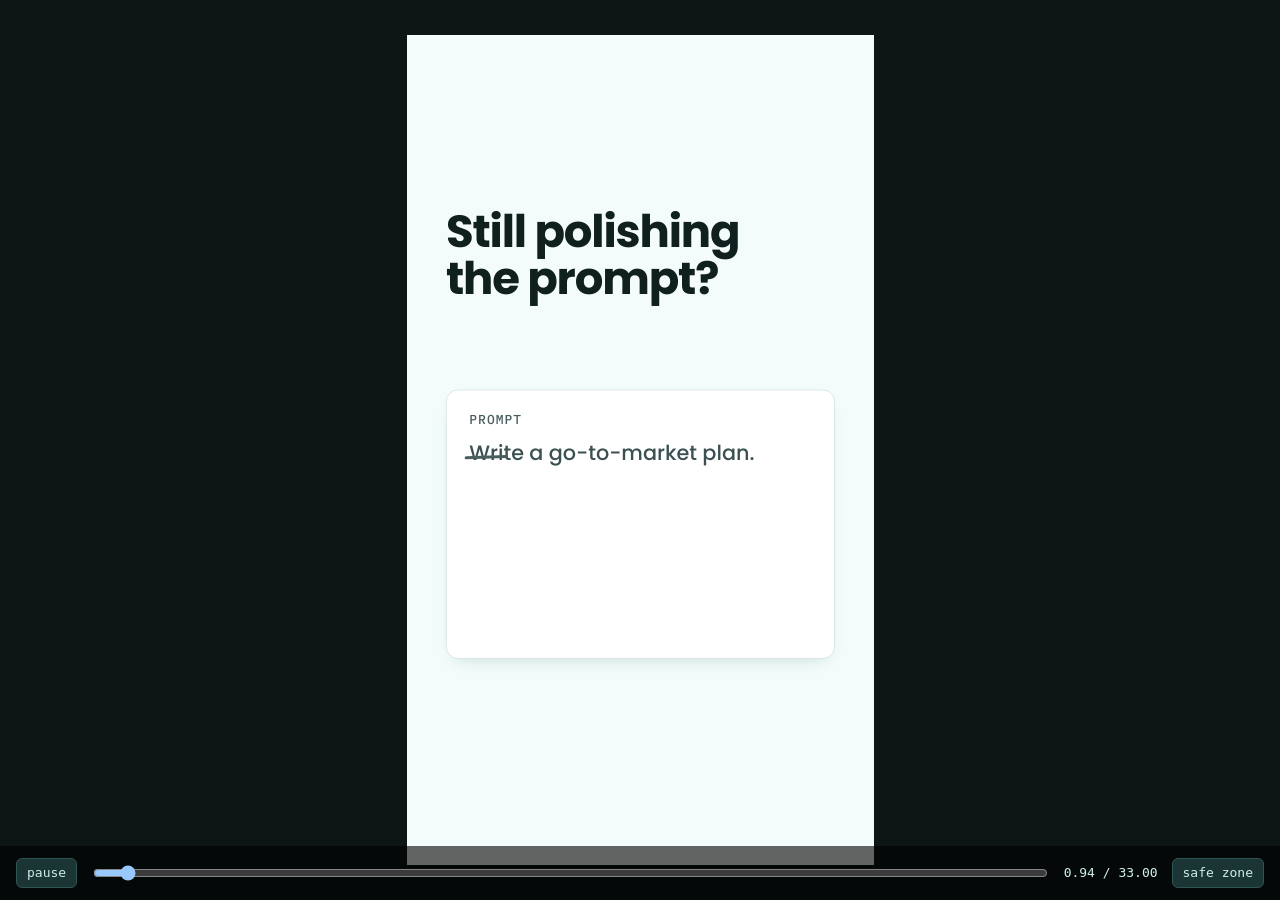
<file: generated-examples/reels/context-engineering/reel.html>
<!doctype html>
<html lang="en">
<head>
<meta charset="utf-8">
<meta name="viewport" content="width=device-width, initial-scale=1">
<title>Context engineering</title>
<link rel="preconnect" href="https://fonts.googleapis.com">
<link rel="stylesheet" href="https://fonts.googleapis.com/css2?family=Poppins:wght@400;500;600;700;800&family=IBM+Plex+Mono:wght@400;500&family=Caveat:wght@400;600;700&display=block">
<link rel="stylesheet" href="kit/il-reel-kit.css">
<style>
  /* Source: generated-examples/social/context-engineering/brief.md (approved IL brief).
     Family: handwritten / human teaching. Lens: friendly. Ending: pig. */
  .col { position: absolute; left: 90px; width: 900px; }
  .line { display: inline-block; }

  /* S1 — the polishing loop */
  #s1 .hook { top: 400px; font-size: 104px; }
  #s1 .card { top: 820px; padding: 48px 52px 60px; }
  #s1 .card .il-body { font-size: 48px; }
  #s1 .card .il-mono { margin-bottom: 26px; }
  #s1 .v { display: block; margin: 0 0 22px; }
  #s1 .v span { display: inline; }
  #s1 .again { position: absolute; right: 30px; bottom: -86px; transform-origin: 50% 50%; }

  /* S2 — wording is one part */
  #s2 .say { top: 440px; display: flex; flex-direction: column; gap: 8px; }
  #s2 #bar { position: absolute; left: 110px; top: 880px; width: 860px; height: 300px; }
  #s2 .cell-a { position: absolute; left: 110px; top: 880px; width: 230px; height: 300px; display: grid; place-items: center; }
  #s2 .cell-b { position: absolute; left: 340px; top: 880px; width: 630px; height: 300px; display: grid; place-items: center; }
  #s2 .cell-a .il-hand-sm { font-size: 60px; }
  #s2 .cell-b .il-hand { font-size: 200px; color: var(--teal); }
  #s2 .cap { top: 1260px; font-size: 48px; }

  /* S3 — bring the real material */
  #s3 .head { top: 380px; }
  #s3 .il-sticky { position: absolute; width: 400px; font-size: 66px; padding: 30px 34px; }
  #s3 .n1 { left: 100px; top: 600px; } #s3 .n2 { left: 570px; top: 630px; }
  #s3 .n3 { left: 120px; top: 900px; } #s3 .n4 { left: 572px; top: 930px; }
  #s3 .tag { top: 1230px; }
  #s3 .then { top: 1320px; font-size: 76px; }

  /* S4 — question what comes back */
  #s4 .head { top: 330px; }
  #s4 .card { top: 690px; padding: 44px 56px 36px; }
  #s4 .row .il-body { font-size: 47px; }
  #s4 .row { margin-bottom: 30px; }
  #s4 .row .il-body { color: var(--ink); }
  #s4 .row .il-hand-sm { margin: 8px 0 0 6px; font-size: 60px; }
  #s4 .loop { top: 1420px; font-size: 72px; }

  /* S5 — name the habit */
  #s5 .pre { top: 470px; }
  #s5 .name { top: 590px; font-size: 150px; line-height: .92; }
  #s5 .body { top: 1060px; font-size: 50px; }
  #s5 .note { top: 1440px; }
</style>
</head>
<body>
<div class="il-stage">

  <section class="il-scene il-ground-alt" id="s1">
    <h1 class="il-h1 col hook" id="hook">Still polishing<br>the prompt?</h1>
    <div class="il-card col card" id="pcard">
      <p class="il-mono" data-quiet>Prompt</p>
      <p class="il-body v"><span id="v1">Write a go-to-market plan.</span></p>
      <p class="il-body v"><span id="v2">Write a detailed go-to-market plan.</span></p>
      <p class="il-body v"><span id="v3">Act as an expert. Write a detailed, step-by-step go-to-market plan.</span></p>
      <p class="il-hand-sm again" id="again">again?</p>
    </div>
  </section>

  <section class="il-scene il-ground-white" id="s2">
    <div class="col say">
      <h2 class="il-h2" id="w1">Wording helps.</h2>
      <h2 class="il-h2 il-teal" id="w2">It's only part of it.</h2>
    </div>
    <div id="bar"></div>
    <svg class="il-abs" style="left:0;top:0;overflow:visible" width="1080" height="1920" viewBox="0 0 1080 1920">
      <path id="divider" d="M340,886 C343,960 337,1070 341,1174" fill="none" stroke="var(--teal)" stroke-width="9" stroke-linecap="round"/>
    </svg>
    <div class="cell-a"><p class="il-hand-sm" id="wording">wording</p></div>
    <div class="cell-b"><p class="il-hand" id="qm">?</p></div>
    <p class="il-body col cap" id="cap2">The rest is what you bring.</p>
  </section>

  <section class="il-scene il-ground-tint" id="s3">
    <h2 class="il-h2 col head" id="h3">Bring the real material.</h2>
    <div class="il-sticky n1" id="n1">interview<br>notes</div>
    <div class="il-sticky n2" id="n2">source<br>documents</div>
    <div class="il-sticky n3" id="n3">competitor<br>pages</div>
    <div class="il-sticky teal n4" id="n4">your<br>constraints</div>
    <p class="il-mono col tag" id="tag">Examples, not a checklist</p>
    <p class="il-hand-sm col then" id="then">now it has something real to work with</p>
  </section>

  <section class="il-scene il-ground-white" id="s4">
    <h2 class="il-h2 col head" id="h4">Then <span class="line" id="q">question</span><br>what comes back.</h2>
    <div class="il-card col card" id="acard">
      <p class="il-mono" data-quiet style="margin-bottom:26px">First answer · illustrative</p>
      <div class="row"><p class="il-body"><span class="line" id="a1">Target every small business.</span></p><p class="il-hand-sm" id="m1">who exactly?</p></div>
      <div class="row"><p class="il-body"><span class="line" id="a2">Grow 10x in year one.</span><!-- il-allow-tell: deliberately bad illustrative AI answer, struck out on screen --></p><p class="il-hand-sm" id="m2">says who?</p></div>
      <div class="row"><p class="il-body"><span class="line" id="a3">Launch on three channels.</span></p><p class="il-hand-sm" id="m3">why these three?</p></div>
    </div>
    <p class="il-hand-sm col loop" id="loop">correct it, ask again, repeat</p>
  </section>

  <section class="il-scene il-ground-alt" id="s5">
    <p class="il-h3 col pre" style="color:var(--ink-muted)" id="pre">This habit has a name:</p>
    <p class="il-hand col name" id="name"><span class="line" id="nm1">context</span><br><span class="line" id="nm2">engineering</span></p>
    <p class="il-body col body" id="body5">Better material in. Better questions back. <span style="color:var(--ink)">You still make the call.</span></p>
    <p class="il-note col note" id="note5">Based on practitioner guidance, not a formal study.</p>
  </section>

  <section class="il-scene" id="outro"></section>
</div>
<script src="kit/il-reel-kit.js"></script>
<script>
const B = { s1: 0, s2: 5.6, s3: 10.6, s4: 16.5, s5: 24.7, outro: 30.7 };
const END = 33.0;
ILReel.run({ duration: END, fps: 30, title: 'Context engineering', family: 'handwritten', ending: 'pig' }, async (r) => {
  // scenes: each new scene fades in over the previous, the previous cuts once covered
  const order = ['s1', 's2', 's3', 's4', 's5'];
  order.forEach((id, i) => {
    const next = B[order[i + 1]] ?? B.outro;
    r.scene('#' + id, B[id], next + 0.45, { enter: i === 0 ? 'cut' : 'fade', exit: 'cut', inDur: 0.45 });
  });

  // S1 — hook visible from frame 0; the prompt gets polished, struck, polished again
  r.read('#hook', 0, B.s2, 'hook');
  r.read('#v1', 0, B.s2, 's1');
  r.mark('strike', '#v1', { t: 0.9, color: 'var(--ink-subtle)', width: 7 });
  r.write('#v2', 1.25, 0.75, 'linear');
  r.mark('strike', '#v2', { t: 2.25, color: 'var(--ink-subtle)', width: 7 });
  r.write('#v3', 2.5, 1.1, 'linear');
  // #v3 is texture: its length is the point, nobody has to read all of it
  r.tween('#again', { t: 3.55, dur: 0.01, from: { rotate: -7 }, to: { rotate: -7 } });
  r.write('#again', 3.55, 0.55);

  // S2 — wording is one slice; the rest is a question mark
  r.appear('#w1', B.s2 + 0.25);
  r.appear('#w2', B.s2 + 0.8);
  r.read('#w1', B.s2 + 0.25, B.s3, 's2'); r.read('#w2', B.s2 + 0.8, B.s3, 's2');
  r.mark('box', '#bar', { t: B.s2 + 1.3, pad: 0, dur: 0.85, seed: 4 });
  r.draw('#divider', B.s2 + 2.1, 0.3);
  r.write('#wording', B.s2 + 2.35, 0.5);
  r.write('#qm', B.s2 + 2.7, 0.35);
  r.appear('#cap2', B.s2 + 2.8, { y: 16 });
  r.read('#cap2', B.s2 + 2.8, B.s3 + 0.45, 's2');

  // S3 — the question mark gets filled with real material
  r.appear('#h3', B.s3 + 0.2);
  r.read('#h3', B.s3 + 0.2, B.s4, 's3');
  const notes = [['#n1', -3.2], ['#n2', 2.6], ['#n3', 1.8], ['#n4', -2.2]];
  notes.forEach(([id, rot], i) => {
    const t = B.s3 + 0.9 + i * 0.48;
    r.tween(id, { t, dur: 0.5, from: { opacity: 0, y: 60, rotate: rot * 3, scale: 0.92 }, to: { opacity: 1, y: 0, rotate: rot, scale: 1 }, ease: 'settle' });
    r.read(id, t, B.s4, 'note');
  });
  r.appear('#tag', B.s3 + 3.0, { y: 10 });
  r.write('#then', B.s3 + 3.2, 1.2);
  r.read('#then', B.s3 + 3.2, B.s4 + 0.45, 's3');

  // S4 — interrogate the first answer: circle, strike, underline, each with a margin question
  r.appear('#h4', B.s4 + 0.2);
  r.read('#h4', B.s4 + 0.2, B.s5, 's4');
  r.mark('highlight', '#q', { t: B.s4 + 0.85, color: 'rgba(114, 236, 231, .85)' });
  r.appear('#acard', B.s4 + 1.0, { y: 30 });
  r.read('#acard', B.s4 + 1.0, B.s5, 'answer');
  r.mark('circle', '#a1', { t: B.s4 + 1.9, pad: 8, seed: 11 });
  r.write('#m1', B.s4 + 2.45, 0.55);
  r.mark('strike', '#a2', { t: B.s4 + 3.25 });
  r.write('#m2', B.s4 + 3.6, 0.45);
  r.mark('underline', '#a3', { t: B.s4 + 4.3 });
  r.write('#m3', B.s4 + 4.65, 0.6);
  r.write('#loop', B.s4 + 5.0, 0.9);
  r.read('#loop', B.s4 + 5.0, B.s5 + 0.45, 's4');

  // S5 — name the practice, keep the human in charge, quiet evidence note
  r.appear('#pre', B.s5 + 0.25, { y: 14 });
  r.read('#pre', B.s5 + 0.25, B.outro, 's5');
  r.write('#nm1', B.s5 + 0.8, 0.6);
  r.write('#nm2', B.s5 + 1.35, 0.95);
  r.read('#name', B.s5 + 0.8, B.outro, 's5');
  r.mark('underline', '#nm2', { t: B.s5 + 2.4, width: 11, offset: -4, seed: 3 });
  r.appear('#body5', B.s5 + 2.0, { y: 18 });
  r.read('#body5', B.s5 + 2.0, B.outro + 0.3, 's5');
  r.appear('#note5', B.s5 + 2.9, { y: 10 });
  r.read('#note5', B.s5 + 2.9, B.outro + 0.3, 'evidence note');

  // Signature
  r.outro('#outro', { t: B.outro, variant: 'pig' });
});
</script>
</body>
</html>
</file>
<file: generated-examples/reels/context-engineering/kit/il-reel-kit.css>
/* Innovation Labs Reel Kit — stage, tokens and type roles for 1080x1920 Reels.
   Token values mirror design-system/TOKENS.css (Light). Keep them in sync; do not invent new brand colors. */

:root {
  --teal: #0095AC;
  --teal-deep: #016462;
  --teal-ink: #016462;
  --bright: #72ECE7;
  --logo-ink: #2B6363;
  --on-brand: #FFFFFF;
  --surface-page: #FFFFFF;
  --surface-alt: #F4FBFB;
  --surface: #FFFFFF;
  --surface-tint: #EAF7F7;
  --ink: #10201F;
  --ink-muted: #3C5052;
  --ink-subtle: #4A5E60;
  --line: #D6E4E5;
  --line-soft: #E3EDEE;
  --line-strong: #9CC3C6;
  --ax: #954BBC;
  --ax-ink: #6B2E8C;
  --ax-tint: #F1E7F8;
  --issue: #A8453A;
  --grad-surface: linear-gradient(180deg, #F4FBFB 0%, #E4F4F4 100%);
  --grad-brand: linear-gradient(115deg, #068499, #065F5C);

  --font: Poppins, system-ui, -apple-system, "Segoe UI", sans-serif;
  --font-mono: "IBM Plex Mono", ui-monospace, monospace;
  --font-hand: Caveat, "Segoe Print", cursive;

  /* Conservative critical-content box for 1080x1920. Verify on a phone preview. */
  --safe-x0: 90px;  --safe-x1: 990px;
  --safe-y0: 250px; --safe-y1: 1550px;
}

/* Player page chrome (outside the stage): one deliberate dark look in every theme */
:root { --page-bg: #0D1515; --page-fg: #CFEEEE; color-scheme: dark; }
html, body { margin: 0; height: 100%; background: var(--page-bg); color: var(--page-fg); }
body { display: grid; place-items: center; overflow: hidden; }
body.il-render { display: block; background: #000; }

.il-viewport { width: 1080px; height: 1920px; transform-origin: 0 0; position: relative; }
.il-stage {
  width: 1080px; height: 1920px; position: relative; overflow: hidden;
  background: var(--surface-alt); color: var(--ink);
  font-family: var(--font); -webkit-font-smoothing: antialiased; text-rendering: geometricPrecision;
}
.il-stage * { box-sizing: border-box; }
.il-scene { position: absolute; inset: 0; isolation: isolate; } /* each scene is its own stacking context, so its marks never paint over the next scene */
.il-abs { position: absolute; }

/* Grounds */
.il-ground-white { background: var(--surface-page); }
.il-ground-alt { background: var(--surface-alt); }
.il-ground-tint { background: var(--surface-tint); }
.il-ground-soft { background: var(--grad-surface); }
.il-ground-teal { background: var(--grad-brand); color: var(--on-brand); }

/* Type roles — sized for a phone held at arm's length. Never go under 34px for anything the viewer must read. */
.il-h1   { font-weight: 700; font-size: 92px; line-height: 1.06; letter-spacing: -0.025em; margin: 0; }
.il-h2   { font-weight: 700; font-size: 70px; line-height: 1.1;  letter-spacing: -0.02em;  margin: 0; }
.il-h3   { font-weight: 600; font-size: 52px; line-height: 1.18; letter-spacing: -0.012em; margin: 0; }
.il-body { font-weight: 500; font-size: 44px; line-height: 1.32; color: var(--ink-muted); margin: 0; }
.il-hand { font-family: var(--font-hand); font-weight: 600; font-size: 104px; line-height: 1; color: var(--teal-deep); margin: 0; }
.il-hand-sm { font-family: var(--font-hand); font-weight: 600; font-size: 66px; line-height: 1.05; color: var(--teal-deep); margin: 0; }
.il-mono { font-family: var(--font-mono); font-weight: 500; font-size: 30px; letter-spacing: 0.08em; text-transform: uppercase; color: var(--ink-subtle); margin: 0; }
.il-note { font-weight: 400; font-size: 34px; line-height: 1.35; color: var(--ink-subtle); margin: 0; }
.il-teal { color: var(--teal); }
.il-teal-ink { color: var(--teal-ink); }
.il-ax { color: var(--ax-ink); }

/* Paper / note surfaces (use sparingly — restrained notebook cues, not a template) */
.il-card {
  background: var(--surface); border: 2px solid var(--line); border-radius: 28px;
  box-shadow: 0 18px 40px -24px rgba(1, 100, 98, .28);
}
.il-sticky {
  background: #FFFFFF; border-radius: 10px; padding: 26px 30px;
  box-shadow: 0 14px 28px -18px rgba(16, 32, 31, .35), 0 1px 0 rgba(16,32,31,.06);
  font-family: var(--font-hand); font-weight: 600; font-size: 60px; line-height: 1.02; color: var(--ink);
}
.il-sticky.tint { background: var(--surface-tint); }
.il-sticky.teal { background: var(--teal-deep); color: #fff; }

/* Marks overlay (underline / circle / strike / arrow / check) */
.il-marks { position: absolute; left: 0; top: 0; overflow: visible; pointer-events: none; z-index: 5; }
.il-marks.behind { z-index: 0; }
.il-marks path { fill: none; stroke-linecap: round; stroke-linejoin: round; }
.il-front { position: relative; z-index: 2; }

/* Chat (iMessage-inspired, IL palette — not a UI replica) */
.il-chat { position: absolute; overflow: hidden; }
.il-chat-track { position: absolute; left: 0; right: 0; top: 0; display: flex; flex-direction: column; gap: 18px; padding: 8px 6px 40px; }
.il-chat-head { display: flex; align-items: center; gap: 22px; padding: 0 6px 26px; border-bottom: 2px solid var(--line-soft); margin-bottom: 22px; }
.il-chat-avatar { width: 84px; height: 84px; border-radius: 50%; background: var(--surface-tint); color: var(--teal-deep);
  display: grid; place-items: center; font-weight: 700; font-size: 36px; overflow: hidden; flex: none; }
.il-chat-avatar img { width: 100%; height: 100%; object-fit: cover; }
.il-chat-name { font-weight: 600; font-size: 40px; color: var(--ink); }
.il-chat-sub { font-family: var(--font-mono); font-size: 24px; letter-spacing: .06em; text-transform: uppercase; color: var(--ink-subtle); }
.il-bubble {
  max-width: 78%; padding: 26px 34px; border-radius: 44px; font-size: 46px; line-height: 1.28; font-weight: 500;
  position: relative; will-change: transform, opacity;
}
.il-bubble.them { align-self: flex-start; background: #FFFFFF; color: var(--ink); border: 2px solid var(--line-soft);
  border-bottom-left-radius: 14px; transform-origin: 0% 100%; }
.il-bubble.me { align-self: flex-end; background: var(--teal-deep); color: #FFFFFF; border-bottom-right-radius: 14px; transform-origin: 100% 100%; }
.il-bubble.me.bright { background: var(--teal); }
.il-bubble .il-react { position: absolute; top: -30px; right: -14px; background: #fff; border: 2px solid var(--line-soft);
  border-radius: 999px; padding: 6px 12px; line-height: 0; box-shadow: 0 6px 14px -8px rgba(0,0,0,.3); }
.il-receipt { align-self: flex-end; font-size: 26px; color: var(--ink-subtle); margin-top: -8px; padding-right: 10px; }
.il-typing { position: absolute; left: 6px; display: flex; gap: 12px; padding: 30px 34px; background: #fff; border: 2px solid var(--line-soft);
  border-radius: 44px; border-bottom-left-radius: 14px; transform-origin: 0% 100%; }
.il-typing i { width: 18px; height: 18px; border-radius: 50%; background: var(--line-strong); display: block; }

/* Outro */
.il-outro { display: flex; flex-direction: column; align-items: center; justify-content: center; gap: 56px; }
.il-outro-logo { width: 720px; height: auto; display: block; }
.il-outro-mascot { width: 440px; height: auto; display: block; }
.il-outro-cta { font-family: var(--font-mono); font-weight: 500; font-size: 32px; letter-spacing: .08em; text-transform: uppercase; color: var(--teal-ink); }

/* Preview chrome (never rendered into the MP4) */
.il-ui { position: fixed; left: 0; right: 0; bottom: 0; display: flex; align-items: center; gap: 14px;
  padding: 12px max(16px, env(safe-area-inset-right, 0px)) calc(12px + env(safe-area-inset-bottom, 0px)) max(16px, env(safe-area-inset-left, 0px));
  font: 13px/1.2 ui-monospace, monospace; color: var(--page-fg); background: rgba(0,0,0,.6); z-index: 100; }
.il-ui button:focus-visible, .il-ui input:focus-visible { outline: 2px solid #72ECE7; outline-offset: 2px; }
.il-ui input[type=range] { flex: 1; }
.il-ui button { font: inherit; color: inherit; background: #1B3434; border: 1px solid #2F5555; border-radius: 6px; padding: 6px 10px; cursor: pointer; }
.il-guides { position: absolute; inset: 0; pointer-events: none; z-index: 50; display: none; }
.il-guides.on { display: block; }
.il-guides div { position: absolute; border: 3px dashed rgba(168, 69, 58, .8); }
</file>
